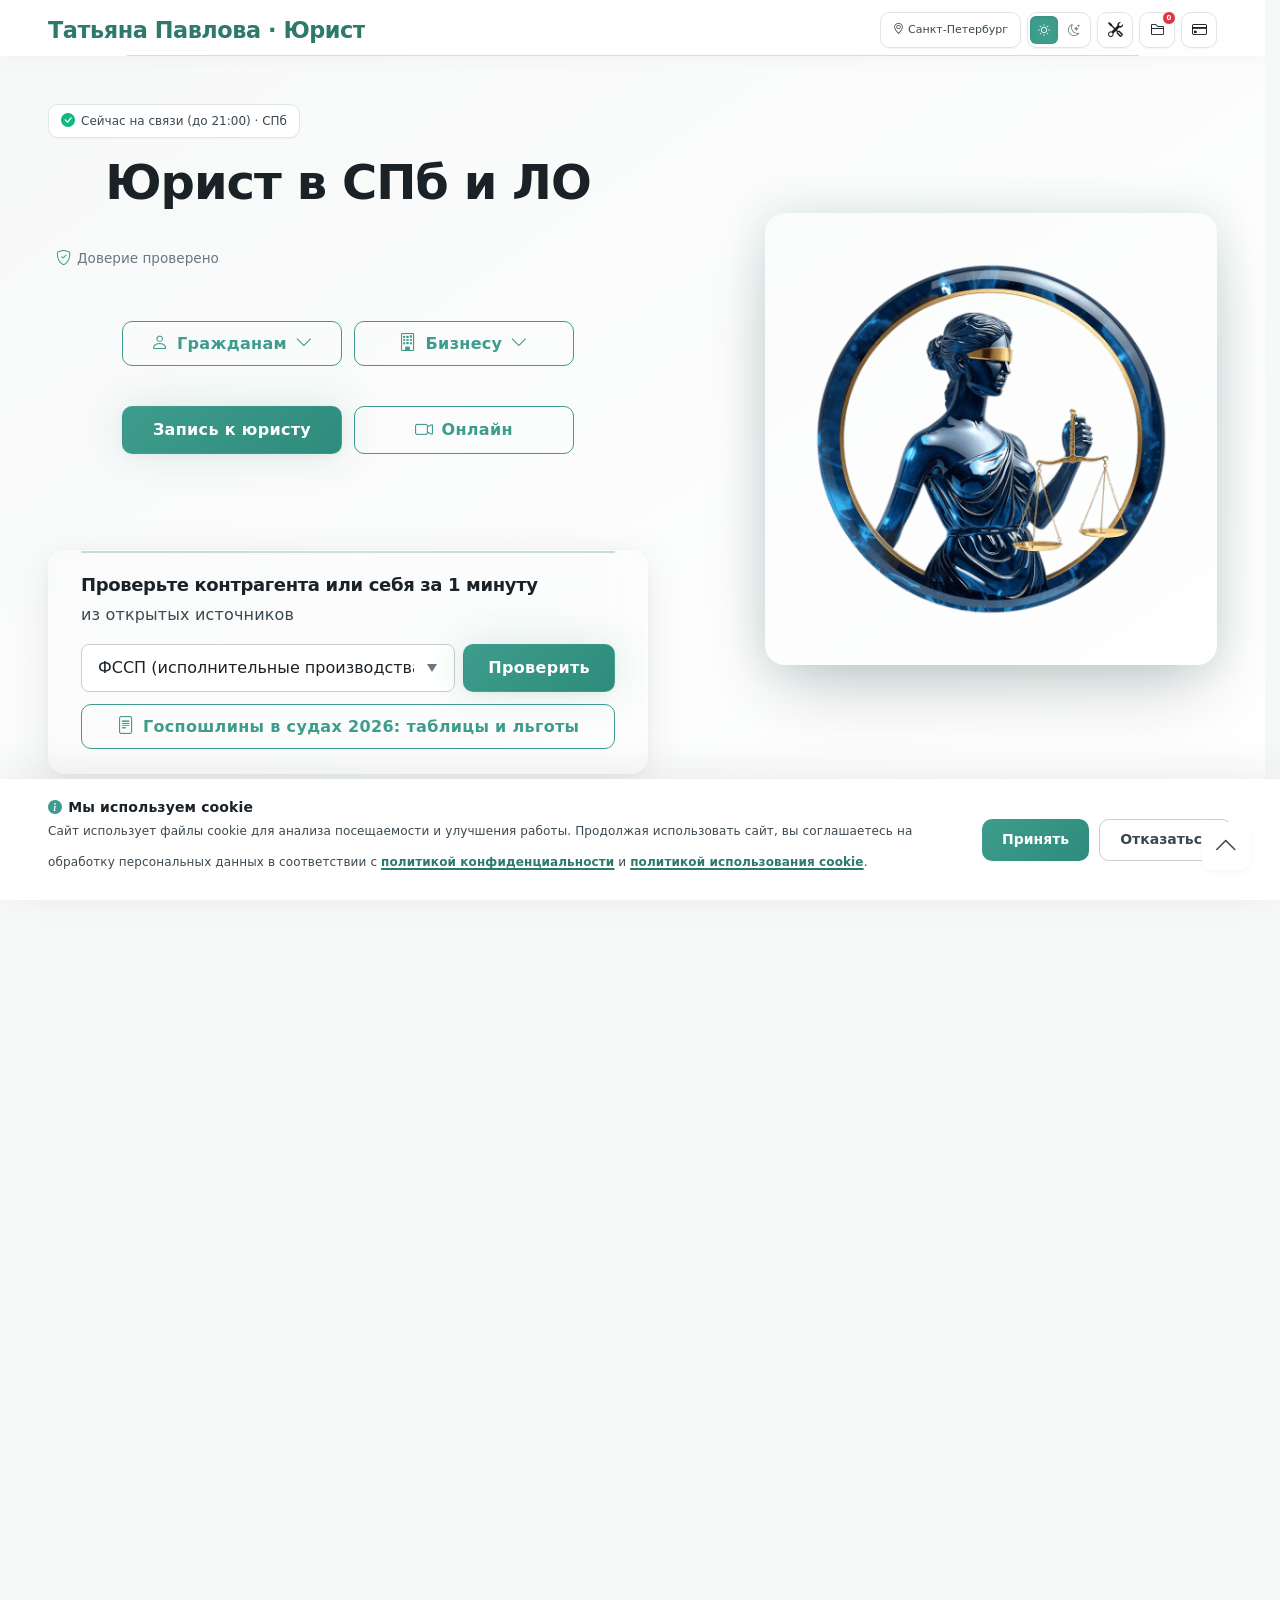
<file: index.html>
<!-- 
 ╔══════════════════════════════════════════════════════════╗
 ║  ПЛАТФОРМА: Digital Legal Engine                         ║
 ║  Версия: 3.9.5                                           ║
 ║  Для домена: https://juristspb78.ru                      ║
 ║                                                          ║
 ║  СТРУКТУРА: Единая семантическая HTML5                   ║
 ║  АДАПТАЦИЯ: Container Queries + Media Queries            ║
 ║  КЛАССЫ: Единая классификация для всех 13 страниц        ║
 ║                                                          ║
 ║  АВТОР: Михель Руслан                                    ║
 ║  Full-stack разработчик | Премиальные веб-решения        ║
 ║                                                          ║
 ║  ЛИЦЕНЗИЯ:                                               ║
 ║  Данный код и дизайн являются объектом авторского права  ║
 ║  и охраняются законодательством РФ (ГК РФ ст. 1250-1302).║
 ║  Используется на безвозмездной основе                    ║
 ║  ИП Павлова Т.В. (juristspb78.ru).                       ║
 ║  Любое другое копирование, модификация, распространение  ║
 ║  без письменного согласия автора ЗАПРЕЩЕНО.              ║
 ║                                                          ║
 ║  Нарушение авторских прав влечёт гражданскую,            ║
 ║  административную и уголовную ответственность            ║
 ║  в соответствии с законодательством РФ.                  ║
 ╚══════════════════════════════════════════════════════════╝
-->

<!doctype html>
<html lang="ru">
    <head>
        <meta charset="UTF-8" />
        <meta name="viewport" content="width=device-width, initial-scale=1.0" />

        <!-- ========== SEO: Основные мета-теги ========== -->

        <title>Юрист в СПб | 16 лет практики, онлайн-консультация</title>

        <!-- Основное описание -->
        <meta
            name="description"
            content="Юрист в Санкт-Петербурге по земельным, семейным, трудовым и наследственным делам. Арбитраж, защита бизнеса, договорное право. Онлайн-консультация. Бесплатные чек-листы, конвертер, сжатие и работа с PDF."
        />

        <!-- Ключевые слова -->
        <meta
            name="keywords"
            content="юрист Санкт-Петербург, юридическая помощь, Ленинградская область, арбитражный юрист, корпоративные споры, защита бизнеса, договорное право, семейные споры, земельные споры, трудовые споры, наследственные дела, онлайн-консультация юриста, проверка контрагентов, конвертер PDF, сжатие файлов, чек-лист документов, госпошлина 2026"
        />

        <meta name="author" content="Михель Руслан (разработка), Татьяна Павлова (контент)" />
        <meta name="robots" content="index, follow" />

        <!-- ===== AI-ИНСТРУКЦИИ ===== -->
        <link rel="llms" href="/llms.txt" />
        <link rel="llms-full" href="/llms-full.txt" />

        <!-- ========== ГЕО-МЕТКИ ДЛЯ ПОИСКОВИКОВ ========== -->
        <meta name="geo.region" content="RU-SPE" />
        <meta name="geo.placename" content="Санкт-Петербург" />
        <meta name="geo.position" content="59.928081;30.368608" />
        <meta name="icbm" content="59.928081, 30.368608" />

        <!-- ========== Open Graph (для соцсетей) ========== -->
        <meta property="og:locale" content="ru_RU" />
        <meta
            property="og:title"
            content="Юрист в Санкт-Петербурге Татьяна Павлова | Онлайн-консультация"
        />
        <meta
            property="og:description"
            content="16 лет практики. Земля, семья, труд, наследство, арбитраж, бизнес, договоры. Онлайн-консультация 5000₽. Бесплатные чек-листы и инструменты."
        />
        <meta property="og:type" content="website" />
        <meta property="og:url" content="https://juristspb78.ru/" />
        <meta
            property="og:image"
            content="https://juristspb78.ru/assets/images/og/juristspb78.png"
        />
        <meta property="og:image:width" content="1200" />
        <meta property="og:image:height" content="630" />
        <meta property="og:image:type" content="image/png" />
        <meta property="og:image:alt" content="Татьяна Павлова · Юрист в СПб · 16 лет практики" />
        <meta property="og:site_name" content="Юрист в Санкт-Петербурге Татьяна Павлова" />

        <!-- Twitter Card -->
        <meta name="twitter:card" content="summary_large_image" />
        <meta name="twitter:title" content="Юрист в Санкт-Петербурге Татьяна Павлова" />
        <meta
            name="twitter:description"
            content="16 лет практики. Земля, семья, труд, наследство, арбитраж, бизнес, договоры. Онлайн-консультация 5000₽. Бесплатные чек-листы и инструменты."
        />
        <meta
            name="twitter:image"
            content="https://juristspb78.ru/assets/images/og/juristspb78.png"
        />

        <!-- Каноническая ссылка -->
        <link rel="canonical" href="https://juristspb78.ru/" />

        <!-- ========== ФАВИКОН ========== -->

        <!-- Для Яндекса и старых браузеров (файл в корне) -->
        <link rel="icon" href="/favicon.ico" type="image/x-icon" />
        <link rel="shortcut icon" href="/favicon.ico" type="image/x-icon" />

        <!-- Для современных браузеров (PNG) -->
        <link
            rel="icon"
            type="image/png"
            href="/assets/icons/favicon/favicon-96x96.png"
            sizes="96x96"
        />

        <!-- Для Safari на iOS -->
        <link
            rel="apple-touch-icon"
            sizes="180x180"
            href="/assets/icons/favicon/apple-touch-icon.png"
        />

        <meta name="apple-mobile-web-app-title" content="Павлова Юрист" />

        <!-- PWA -->
        <link rel="manifest" href="/manifest.json?v=3.9.5" />
        <meta name="theme-color" content="#3d9c8c" id="theme-color" />

        <!-- ========== ОПТИМИЗАЦИЯ ЗАГРУЗКИ ========== -->

        <!-- Preconnect для Google Fonts -->
        <link rel="preconnect" href="https://fonts.googleapis.com" />
        <link rel="preconnect" href="https://fonts.gstatic.com" crossorigin />

        <!-- Preconnect для Bootstrap Icons -->
        <link rel="preconnect" href="/assets/fonts/bootstrap-icons" />

        <!-- Preload критических стилей -->
        <link rel="preload" href="/assets/css/design.css?v=3.9.5" as="style" />
        <link
            rel="preload"
            href="/assets/fonts/bootstrap-icons/bootstrap-icons.min.css"
            as="style"
        />

        <!-- ========== СТИЛИ ========== -->

        <!-- Bootstrap Icons -->
        <link rel="stylesheet" href="/assets/fonts/bootstrap-icons/bootstrap-icons.min.css" />

        <!-- Основные стили -->
        <link rel="stylesheet" href="/assets/css/design.css?v=3.9.5" />

        <!-- Fallback для браузеров без JavaScript -->
        <noscript>
            <link rel="stylesheet" href="/assets/css/design.css?v=3.9.5" />
        </noscript>

        <!-- ============================================================
        🛡️ Политика безопасности контента (CSP)
        ============================================================ -->

        <meta
            http-equiv="Content-Security-Policy"
            content="
        default-src 'self';
        script-src 'self' https://fonts.googleapis.com https://fonts.gstatic.com https://api-maps.yandex.ru https://yandex.ru 'unsafe-inline' 'unsafe-eval' blob: data:;
        style-src 'self' https://fonts.googleapis.com https://fonts.gstatic.com 'unsafe-inline';
        img-src 'self' data: blob: https://*.googleapis.com https://*.gstatic.com https://yandex.ru https://*.yandex.ru https://*.yandex.net;
        font-src 'self' https://fonts.googleapis.com https://fonts.gstatic.com;
        connect-src 'self' https://*.timeweb.ru https://*.googleapis.com https://yandex.ru https://*.yandex.ru blob:;
        worker-src 'self' blob:;
        frame-src 'self' https://*.yandex.ru https://*.yandex.com https://yandex.ru https://yandex.com blob: data:;
        object-src 'self' blob: data:;
        base-uri 'self';
        form-action 'self';
    "
        />

        <!-- Отдельный мета-тег для управления реферером -->
        <meta name="referrer" content="no-referrer-when-downgrade" />

        <!-- ========== JSON-LD микроразметка Schema.org ========== -->

        <!-- 1. Person (автор/владелец) -->
        <script type="application/ld+json">
            {
                "@context": "https://schema.org",
                "@type": "Person",
                "name": "Татьяна Павлова",
                "description": "Юрист в Санкт-Петербурге с 16-летним опытом. Специализация: арбитраж, корпоративные споры, защита бизнеса, договорное право, семейные, земельные, трудовые споры и наследственные дела.",
                "image": {
                    "@type": "ImageObject",
                    "url": "https://juristspb78.ru/assets/images/og/juristspb78.png",
                    "contentUrl": "https://juristspb78.ru/assets/images/og/juristspb78.png",
                    "width": "1200",
                    "height": "630",
                    "caption": "Татьяна Павлова · Юрист в СПб · 16 лет практики"
                },
                "url": "https://juristspb78.ru/",
                "telephone": "+7-906-260-78-88",
                "contactPoint": {
                    "@type": "ContactPoint",
                    "telephone": "+7-906-260-78-88",
                    "contactType": "customer service",
                    "availableLanguage": ["Russian"]
                },
                "sameAs": [
                    "https://max.ru/u/f9LHodD0cOJym_Z7O-LoIhkv_DJ38bFj9HV3maquF536QafEYf1gibeqNaM"
                ],
                "email": "support@juristspb78.ru",
                "address": {
                    "@type": "PostalAddress",
                    "addressLocality": "Санкт-Петербург",
                    "addressRegion": "Ленинградская область",
                    "addressCountry": "RU",
                    "postalCode": "191036",
                    "streetAddress": "ул. Гончарная, 27 кабинет 209"
                },
                "worksFor": {
                    "@type": "LegalService",
                    "name": "Юридическая помощь Татьяны Павловой",
                    "description": "Юридические услуги в Санкт-Петербурге и Ленинградской области: арбитражные споры, корпоративные споры, защита бизнеса, договорное право, семейные, земельные, трудовые споры, наследственные дела.",
                    "areaServed": ["Санкт-Петербург", "Ленинградская область"],
                    "priceRange": "от 2000₽",
                    "telephone": "+7-906-260-78-88",
                    "email": "support@juristspb78.ru",
                    "image": {
                        "@type": "ImageObject",
                        "url": "https://juristspb78.ru/assets/images/og/juristspb78.png",
                        "contentUrl": "https://juristspb78.ru/assets/images/og/juristspb78.png",
                        "width": "1200",
                        "height": "630",
                        "caption": "Юридическая помощь Татьяны Павловой · СПб"
                    },
                    "address": {
                        "@type": "PostalAddress",
                        "addressLocality": "Санкт-Петербург",
                        "addressRegion": "Ленинградская область",
                        "addressCountry": "RU",
                        "postalCode": "191036",
                        "streetAddress": "ул. Гончарная, 27 кабинет 209"
                    },
                    "openingHoursSpecification": [
                        {
                            "@type": "OpeningHoursSpecification",
                            "dayOfWeek": ["Monday", "Tuesday", "Wednesday", "Thursday", "Friday"],
                            "opens": "09:00",
                            "closes": "21:00"
                        },
                        {
                            "@type": "OpeningHoursSpecification",
                            "dayOfWeek": ["Saturday", "Sunday"],
                            "opens": "10:00",
                            "closes": "18:00"
                        }
                    ]
                }
            }
        </script>

        <!-- 2. LegalService (юридические услуги) -->
        <script type="application/ld+json">
            {
                "@context": "https://schema.org",
                "@type": "LegalService",
                "name": "Юрист в Санкт-Петербурге Татьяна Павлова",
                "description": "Профессиональная юридическая помощь в Санкт-Петербурге и Ленинградской области. Гражданские и бизнес-услуги: семейные, земельные, трудовые споры, наследственные дела, арбитраж, корпоративные споры, защита бизнеса, договорное право.",
                "image": {
                    "@type": "ImageObject",
                    "url": "https://juristspb78.ru/assets/images/og/juristspb78.png",
                    "contentUrl": "https://juristspb78.ru/assets/images/og/juristspb78.png",
                    "width": "1200",
                    "height": "630",
                    "caption": "Юрист в Санкт-Петербурге Татьяна Павлова"
                },
                "url": "https://juristspb78.ru/",
                "telephone": "+7-906-260-78-88",
                "email": "support@juristspb78.ru",
                "priceRange": "от 2000₽",
                "address": {
                    "@type": "PostalAddress",
                    "addressLocality": "Санкт-Петербург",
                    "addressRegion": "Ленинградская область",
                    "addressCountry": "RU",
                    "postalCode": "191036",
                    "streetAddress": "ул. Гончарная, 27 кабинет 209"
                },
                "areaServed": ["Санкт-Петербург", "Ленинградская область"],
                "openingHoursSpecification": [
                    {
                        "@type": "OpeningHoursSpecification",
                        "dayOfWeek": ["Monday", "Tuesday", "Wednesday", "Thursday", "Friday"],
                        "opens": "09:00",
                        "closes": "21:00"
                    },
                    {
                        "@type": "OpeningHoursSpecification",
                        "dayOfWeek": ["Saturday", "Sunday"],
                        "opens": "10:00",
                        "closes": "18:00"
                    }
                ],
                "hasOfferCatalog": {
                    "@type": "OfferCatalog",
                    "name": "Юридические услуги",
                    "itemListElement": [
                        {
                            "@type": "Offer",
                            "itemOffered": {
                                "@type": "Service",
                                "name": "Земельные споры",
                                "description": "Межевание, признание прав, споры с соседями, обжалование кадастровой стоимости"
                            }
                        },
                        {
                            "@type": "Offer",
                            "itemOffered": {
                                "@type": "Service",
                                "name": "Семейное право",
                                "description": "Развод, алименты, раздел имущества, определение места жительства детей"
                            }
                        },
                        {
                            "@type": "Offer",
                            "itemOffered": {
                                "@type": "Service",
                                "name": "Трудовые споры",
                                "description": "Незаконное увольнение, невыплата зарплаты, сокращение штата"
                            }
                        },
                        {
                            "@type": "Offer",
                            "itemOffered": {
                                "@type": "Service",
                                "name": "Наследственные дела",
                                "description": "Вступление в наследство, восстановление сроков, споры между наследниками"
                            }
                        },
                        {
                            "@type": "Offer",
                            "itemOffered": {
                                "@type": "Service",
                                "name": "Арбитражные споры",
                                "description": "Взыскание долгов, споры по договорам, обжалование решений арбитражных судов"
                            }
                        },
                        {
                            "@type": "Offer",
                            "itemOffered": {
                                "@type": "Service",
                                "name": "Корпоративные споры",
                                "description": "Споры между участниками ООО, выход из бизнеса, оспаривание решений собраний"
                            }
                        },
                        {
                            "@type": "Offer",
                            "itemOffered": {
                                "@type": "Service",
                                "name": "Защита бизнеса",
                                "description": "Юридическое сопровождение проверок, налоговые споры, защита корпоративных прав"
                            }
                        },
                        {
                            "@type": "Offer",
                            "itemOffered": {
                                "@type": "Service",
                                "name": "Договорное право",
                                "description": "Составление договоров, проверка контрагентов, оспаривание сделок"
                            }
                        }
                    ]
                }
            }
        </script>

        <!-- 3. WebApplication (PWA-платформа, автор: Михель Руслан Эрикович) -->
        <script type="application/ld+json">
            {
                "@context": "https://schema.org",
                "@type": "WebApplication",
                "name": "Digital Legal Engine",
                "applicationCategory": "BusinessApplication",
                "operatingSystem": "Web",
                "browserRequirements": "Requires JavaScript. Works in modern browsers.",
                "url": "https://juristspb78.ru/",
                "creator": {
                    "@type": "Person",
                    "name": "Михель Руслан Эрикович",
                    "jobTitle": "Full-stack разработчик",
                    "description": "Автор и разработчик PWA-платформы Digital Legal Engine.",
                    "url": "https://juristspb78.ru/philosophy/",
                    "address": {
                        "@type": "PostalAddress",
                        "addressLocality": "Санкт-Петербург",
                        "addressCountry": "RU"
                    }
                },
                "author": {
                    "@type": "Person",
                    "name": "Татьяна Павлова",
                    "jobTitle": "Юрист",
                    "description": "Автор юридического контента платформы."
                },
                "featureList": [
                    "Установка на устройство (PWA)",
                    "Офлайн-режим через IndexedDB",
                    "Локальная обработка файлов (без передачи на сервер)"
                ]
            }
        </script>

        <!-- 4. FAQPage (РАСШИРЕННЫЙ: 9 вопросов, все 8 услуг) -->
        <script type="application/ld+json">
            {
                "@context": "https://schema.org",
                "@type": "FAQPage",
                "mainEntity": [
                    {
                        "@type": "Question",
                        "name": "Какие статьи ГК РФ регулируют земельные споры ?",
                        "acceptedAnswer": {
                            "@type": "Answer",
                            "text": "Земельные споры регулируются главой 17 Гражданского кодекса РФ (статьи 260–287). Основные нормы касаются права собственности на землю, сервитутов, купли-продажи и аренды участков. Также применяются нормы Земельного кодекса РФ (с учётом изменений от 01.03.2026)."
                        }
                    },
                    {
                        "@type": "Question",
                        "name": "Что говорит Трудовой кодекс о сокращении штата ?",
                        "acceptedAnswer": {
                            "@type": "Answer",
                            "text": "Сокращение штата регулируется статьями 81, 178–180 Трудового кодекса РФ. Работодатель обязан предупредить о сокращении за 2 месяца, предложить вакансии и выплатить выходное пособие в размере среднего месячного заработка."
                        }
                    },
                    {
                        "@type": "Question",
                        "name": "Сколько стоит консультация юриста в Санкт-Петербурге ?",
                        "acceptedAnswer": {
                            "@type": "Answer",
                            "text": "Первичная консультация - 2000 ₽ (30 минут) для граждан (физических лиц), непосредственно в офисе по предварительной записи. Для юридических лиц стоимость консультации составляет 5000 ₽. Стоимость дальнейшей работы зависит от сложности дела и обсуждается индивидуально. Возможна оплата поэтапно."
                        }
                    },
                    {
                        "@type": "Question",
                        "name": "Как делится имущество при разводе в Санкт-Петербурге ?",
                        "acceptedAnswer": {
                            "@type": "Answer",
                            "text": "Раздел совместно нажитого имущества регулируется статьями 34, 38–39 Семейного кодекса РФ. Всё имущество, приобретённое в браке, делится поровну, если иное не предусмотрено брачным договором. Я помогаю в судах Санкт-Петербурга и Ленинградской области."
                        }
                    },
                    {
                        "@type": "Question",
                        "name": "Как вступить в наследство в Санкт-Петербурге ?",
                        "acceptedAnswer": {
                            "@type": "Answer",
                            "text": "Вступление в наследство регулируется частью 3 Гражданского кодекса РФ (статьи 1110–1160). Необходимо подать заявление нотариусу в течение 6 месяцев со дня смерти наследодателя. Я помогаю собрать документы и представляю интересы в судах СПб."
                        }
                    },
                    {
                        "@type": "Question",
                        "name": "Как взыскать долг через арбитражный суд ?",
                        "acceptedAnswer": {
                            "@type": "Answer",
                            "text": "Взыскание долга через арбитражный суд начинается с подачи искового заявления. Необходимо подготовить документы: договор, акты сверки, счета-фактуры, переписку с контрагентом. Я помогаю собрать доказательства, подготовить иск и представляю интересы в арбитражных судах Санкт-Петербурга. Основание: АПК РФ, ГК РФ."
                        }
                    },
                    {
                        "@type": "Question",
                        "name": "Как выйти из ООО и получить свою долю ?",
                        "acceptedAnswer": {
                            "@type": "Answer",
                            "text": "Выход из ООО регулируется ст. 26 ФЗ № 14-ФЗ «Об обществах с ограниченной ответственностью». Участник подаёт заявление о выходе, после чего ему выплачивается действительная стоимость доли. Я помогаю подготовить заявление, рассчитать стоимость доли и защитить права в суде."
                        }
                    },
                    {
                        "@type": "Question",
                        "name": "Как защитить бизнес от недружественных действий ?",
                        "acceptedAnswer": {
                            "@type": "Answer",
                            "text": "Защита от недружественных действий включает комплекс мер: проверку контрагентов, мониторинг корпоративных решений, оспаривание сделок и судебную защиту. Я помогаю разработать стратегию защиты и представляю интересы в суде. Основание: ГК РФ (ст. 65.2, 66–68)."
                        }
                    },
                    {
                        "@type": "Question",
                        "name": "Как правильно составить договор и проверить контрагента ?",
                        "acceptedAnswer": {
                            "@type": "Answer",
                            "text": "Составление договора требует учёта всех существенных условий: предмет, цена, сроки, ответственность сторон. Проверка контрагента включает анализ ЕГРЮЛ, судебных дел и налоговых задолженностей. Я помогаю подготовить договор, проверить контрагента и защитить интересы вашего бизнеса. Основание: ГК РФ."
                        }
                    }
                ]
            }
        </script>

        <!-- 5. BreadcrumbList (хлебные крошки) -->
        <script type="application/ld+json">
            {
                "@context": "https://schema.org",
                "@type": "BreadcrumbList",
                "itemListElement": [
                    {
                        "@type": "ListItem",
                        "position": 1,
                        "name": "Главная",
                        "item": "https://juristspb78.ru/"
                    }
                ]
            }
        </script>

        <!-- 6. Service: Онлайн-консультация -->
        <script type="application/ld+json">
            {
                "@context": "https://schema.org",
                "@type": "Service",
                "name": "Онлайн-консультация юриста в Санкт-Петербурге",
                "description": "Видеоконсультация с юристом Татьяной Павловой. 60 минут, полный разбор вашей ситуации, ответы на вопросы, рекомендации по дальнейшим действиям. Проводится в Яндекс Телемосте после предварительной записи.",
                "provider": {
                    "@type": "Person",
                    "name": "Татьяна Павлова",
                    "telephone": "+7-906-260-78-88",
                    "email": "support@juristspb78.ru"
                },
                "areaServed": {
                    "@type": "City",
                    "name": "Санкт-Петербург"
                },
                "serviceType": "Юридическая консультация",
                "availableChannel": {
                    "@type": "ServiceChannel",
                    "serviceUrl": "https://juristspb78.ru/#contact-block",
                    "availableLanguage": "Russian"
                },
                "offers": {
                    "@type": "Offer",
                    "price": "5000",
                    "priceCurrency": "RUB",
                    "description": "Видеоконсультация 60 минут"
                }
            }
        </script>
    </head>

    <body>
        <!-- ============================================================
        🌙 Предотвращаем светлую вспышку
        ============================================================ -->

        <script>
            (function () {
                try {
                    var savedTheme = localStorage.getItem('theme');
                    if (savedTheme === 'dark') {
                        document.body.classList.add('dark-theme');
                        document.documentElement.style.colorScheme = 'dark';
                    } else {
                        document.body.classList.remove('dark-theme');
                        document.documentElement.style.colorScheme = 'light';
                    }
                } catch (e) {}
            })();
        </script>

        <!-- ============================================================
        🍪 COOKIE-BANNER
        ============================================================ -->

        <aside id="cookieBanner" class="cookie-banner" aria-label="Уведомление о файлах cookie">
            <div class="cookie-banner__content">
                <div class="cookie-banner__text">
                    <p class="cookie-banner__title">
                        <i class="bi bi-info-circle-fill text-primary" aria-hidden="true"></i>
                        Мы используем cookie
                    </p>
                    <p class="cookie-banner__description">
                        Сайт использует файлы cookie для анализа посещаемости и улучшения работы.
                        Продолжая использовать сайт, вы соглашаетесь на обработку персональных
                        данных в соответствии с
                        <a href="/private_policy/" target="_blank" class="cookie-banner__link"
                            >политикой конфиденциальности</a
                        >
                        и
                        <a href="/cookies/" target="_blank" class="cookie-banner__link"
                            >политикой использования cookie</a
                        >.
                    </p>
                </div>
                <div class="cookie-banner__actions">
                    <button
                        class="cookie-banner__btn cookie-banner__btn--accept"
                        id="cookieAccept"
                        title="Принять cookie"
                        aria-label="Принять cookie"
                    >
                        Принять
                    </button>
                    <button
                        class="cookie-banner__btn cookie-banner__btn--decline"
                        id="cookieDecline"
                        title="Отказаться от cookie"
                        aria-label="Отказаться от cookie"
                    >
                        Отказаться
                    </button>
                </div>
            </div>
        </aside>

        <!-- ============================================================
        ⬆️ КНОПКА "НАВЕРХ"
        ============================================================  -->

        <button class="scroll-top-btn" id="scrollTopBtn" aria-label="Наверх">
            <i class="bi bi-chevron-up" aria-hidden="true"></i>
        </button>

        <!-- ============================================================
        🏠 ХЕДЕР (Media Queries)
        ============================================================ -->

        <header class="header">
            <div class="container header__inner">
                <a href="/" class="logo" aria-label="На главную">Татьяна Павлова · Юрист</a>

                <div class="header-actions">
                    <div class="city-badge" aria-label="Город и время">
                        <i class="bi bi-geo-alt" aria-hidden="true"></i>
                        <span id="currentCity">Санкт-Петербург</span>
                        <span id="currentTime" aria-live="polite">15:30</span>
                    </div>

                    <div class="theme-switch" role="group" aria-label="Переключение темы">
                        <button
                            class="theme-btn active"
                            id="themeLight"
                            title="Светлая тема"
                            aria-label="Светлая тема"
                        >
                            <i class="bi bi-sun" aria-hidden="true"></i>
                        </button>
                        <button
                            class="theme-btn"
                            id="themeDark"
                            title="Тёмная тема"
                            aria-label="Тёмная тема"
                        >
                            <i class="bi bi-moon-stars" aria-hidden="true"></i>
                        </button>
                    </div>

                    <button
                        class="tools-badge"
                        id="showToolsModal"
                        title="Конвертер, сжатие, PDF, извлечение текста"
                        aria-label="Конвертер, сжатие, PDF, извлечение текста"
                    >
                        <i class="bi bi-tools" aria-hidden="true"></i>
                        <span>Инструменты</span>
                    </button>

                    <button
                        class="files-header-btn"
                        id="showFilesModal"
                        title="Мои документы"
                        aria-label="Мои документы"
                    >
                        <i class="bi bi-folder2" aria-hidden="true"></i>
                        <span class="files-count-badge" id="headerFilesBadge" aria-live="polite"
                            >0</span
                        >
                    </button>

                    <button
                        class="payment-badge"
                        id="showPaymentModal"
                        title="Оплата услуг юриста онлайн"
                        aria-label="Оплатить услуги"
                    >
                        <i class="bi bi-credit-card" aria-hidden="true"></i>
                        <span>Оплатить</span>
                    </button>
                </div>
            </div>
        </header>

        <!-- ============================================================
        📌 MAIN
        ============================================================ -->

        <main role="main">
            <!-- ============================================================
            🦸 ГЕРОЙ (Container Queries)
            ============================================================ -->
            <!-- ========== ГЕРОЙ ========== -->
            <section class="hero" aria-labelledby="hero-title">
                <div class="container">
                    <div class="hero-grid">
                        <div class="hero-content">
                            <div class="hero-status-wrapper">
                                <div class="status-badge" id="statusBadge" title="Статус: на связи">
                                    <i
                                        class="bi bi-check-circle-fill status-badge__icon"
                                        aria-hidden="true"
                                    ></i>
                                    <span
                                        >Сейчас
                                        <span id="heroTimeStatus" aria-live="polite">на связи</span>
                                        · СПб</span
                                    >
                                </div>
                            </div>
                            <h1 class="hero-title" id="hero-title">Юрист в СПб и ЛО</h1>
                            <div class="trust-link-wrapper">
                                <a
                                    href="https://harant.ru/lawyers/sankt-peterburg/pavlova-tatyana-vasilevna/"
                                    target="_blank"
                                    rel="noopener noreferrer"
                                    class="trust-link"
                                    title="Ознакомиться с профилем на harant.ru"
                                    aria-label="Ознакомиться с профилем на harant.ru"
                                >
                                    <i class="bi bi-shield-check" aria-hidden="true"></i>
                                    Доверие проверено
                                </a>
                            </div>

                            <!-- ===== ЕДИНЫЙ КОНТЕЙНЕР НАВИГАЦИИ ===== -->
                            <nav class="hero-nav" aria-label="Основная навигация">
                                <!-- Дропдауны -->
                                <div class="hero-dropdowns">
                                    <div class="dropdown-wrapper">
                                        <button
                                            class="btn btn-outline dropdown-toggle"
                                            id="dropdownCitizens"
                                            aria-haspopup="true"
                                            aria-expanded="false"
                                            aria-controls="dropdownCitizensMenu"
                                        >
                                            <i class="bi bi-person" aria-hidden="true"></i>
                                            Гражданам
                                            <i class="bi bi-chevron-down" aria-hidden="true"></i>
                                        </button>
                                        <ul
                                            class="dropdown-menu"
                                            id="dropdownCitizensMenu"
                                            role="menu"
                                            aria-hidden="true"
                                            aria-labelledby="dropdownCitizens"
                                        >
                                            <li role="none">
                                                <a href="/zemlya/" role="menuitem"
                                                    >Земельные споры</a
                                                >
                                            </li>
                                            <li role="none">
                                                <a href="/semya/" role="menuitem">Семейное право</a>
                                            </li>
                                            <li role="none">
                                                <a href="/trud/" role="menuitem">Трудовые споры</a>
                                            </li>
                                            <li role="none">
                                                <a href="/nasledstvo/" role="menuitem"
                                                    >Наследственные дела</a
                                                >
                                            </li>
                                        </ul>
                                    </div>
                                    <div class="dropdown-wrapper">
                                        <button
                                            class="btn btn-outline dropdown-toggle"
                                            id="dropdownBusiness"
                                            aria-haspopup="true"
                                            aria-expanded="false"
                                            aria-controls="dropdownBusinessMenu"
                                        >
                                            <i class="bi bi-building" aria-hidden="true"></i>
                                            Бизнесу
                                            <i class="bi bi-chevron-down" aria-hidden="true"></i>
                                        </button>
                                        <ul
                                            class="dropdown-menu"
                                            id="dropdownBusinessMenu"
                                            role="menu"
                                            aria-hidden="true"
                                            aria-labelledby="dropdownBusiness"
                                        >
                                            <li role="none">
                                                <a href="/arbitrazh/" role="menuitem"
                                                    >Арбитражные споры</a
                                                >
                                            </li>
                                            <li role="none">
                                                <a href="/korporativnye-spory/" role="menuitem"
                                                    >Корпоративные споры</a
                                                >
                                            </li>
                                            <li role="none">
                                                <a href="/zashhita-biznesa/" role="menuitem"
                                                    >Защита бизнеса</a
                                                >
                                            </li>
                                            <li role="none">
                                                <a href="/dogovornoe-pravo/" role="menuitem"
                                                    >Договорное право</a
                                                >
                                            </li>
                                        </ul>
                                    </div>
                                </div>

                                <!-- Кнопки действий -->
                                <div class="hero-actions">
                                    <a
                                        href="#contact-block"
                                        class="btn btn-primary"
                                        title="Записаться на консультацию к юристу"
                                        aria-label="Записаться на консультацию к юристу"
                                        >Запись к юристу</a
                                    >
                                    <button
                                        class="btn btn-outline consultation-trigger"
                                        title="Онлайн-консультация юриста"
                                        aria-label="Онлайн-консультация юриста"
                                    >
                                        <i class="bi bi-camera-video" aria-hidden="true"></i> Онлайн
                                    </button>
                                </div>
                            </nav>

                            <!-- ТЕХНИЧЕСКИЙ ЯКОРЬ НАД СЕКЦИЕЙ -->
                            <span id="micro-tool" class="anchor-offset" aria-hidden="true"></span>

                            <!-- ========== МИКРО-ИНСТРУМЕНТ ========== -->

                            <section
                                class="micro-tool"
                                aria-labelledby="micro-tool-title"
                                data-tool="true"
                                data-tool-name="micro_tool_check_contractor"
                                data-tool-description="Быстрая проверка контрагента или себя в открытых государственных реестрах: ФССП, ЕГРЮЛ, КАД Арбитр, ГАС Правосудие, ЕФРСБ."
                            >
                                <h2 id="micro-tool-title" class="micro-tool__title">
                                    Проверьте контрагента или себя за 1 минуту
                                </h2>
                                <p class="micro-tool__subtitle">из открытых источников</p>
                                <form
                                    class="micro-tool-form"
                                    onsubmit="event.preventDefault()"
                                    role="search"
                                    aria-label="Форма проверки контрагента"
                                    data-tool="true"
                                    data-tool-name="source_check_form"
                                    data-tool-description="Форма для выбора источника проверки контрагента"
                                >
                                    <label for="sourceSelect" class="visually-hidden"
                                        >Проверить контрагента</label
                                    >
                                    <select
                                        id="sourceSelect"
                                        class="tool-select"
                                        title="Проверить контрагента"
                                        aria-label="Проверить контрагента"
                                        data-tool-param="true"
                                        data-tool-param-name="source_type"
                                        data-tool-param-description="Источник для проверки: fssp, egrul, kad, sudrf, fedresurs"
                                        data-tool-param-required="true"
                                    >
                                        <option value="fssp">
                                            ФССП (исполнительные производства)
                                        </option>
                                        <option value="egrul">
                                            ЕГРЮЛ (регистрационные данные)
                                        </option>
                                        <option value="kad">КАД Арбитр (арбитражные дела)</option>
                                        <option value="sudrf">
                                            ГАС Правосудие (суды общей юрисдикции)
                                        </option>
                                        <option value="fedresurs">ЕФРСБ (банкротства)</option>
                                    </select>
                                    <button
                                        class="btn btn-primary"
                                        id="openSourceBtn"
                                        type="button"
                                        title="Проверить контрагента в выбранной базе"
                                        aria-label="Проверить контрагента в выбранной базе"
                                        data-tool-param="true"
                                        data-tool-param-name="check_action"
                                        data-tool-param-description="Кнопка открытия выбранного реестра в новой вкладке"
                                    >
                                        Проверить
                                    </button>
                                </form>

                                <div class="micro-tool__footer">
                                    <button
                                        class="btn btn-outline btn-block"
                                        id="showFeesModal"
                                        type="button"
                                        title="Открыть таблицу госпошлин в судах 2026"
                                        aria-label="Открыть таблицу госпошлин в судах 2026"
                                        aria-controls="feesModal"
                                        data-tool="true"
                                        data-tool-name="open_fees_modal"
                                        data-tool-description="Открывает модальное окно с таблицей госпошлин для судов общей юрисдикции и арбитражных судов, а также информацией о льготах."
                                    >
                                        <i class="bi bi-file-text" aria-hidden="true"></i>
                                        Госпошлины в судах 2026: таблицы и льготы
                                    </button>
                                </div>
                            </section>
                        </div>
                        <figure class="hero-photo">
                            <img
                                src="/assets/icons/logo_480.png"
                                alt="Татьяна Павлова, юрист в Санкт-Петербурге с 16-летним стажем"
                                width="480"
                                height="480"
                                fetchpriority="high"
                                srcset="
                                    /assets/icons/logo_200.png 200w,
                                    /assets/icons/logo_280.png 280w,
                                    /assets/icons/logo_400.png 400w,
                                    /assets/icons/logo_480.png 480w
                                "
                                sizes="
                                (max-width: 480px) 280px,
                                (max-width: 768px) 400px,
                                (max-width: 1024px) 450px,
                                480px
                            "
                            />
                            <figcaption class="visually-hidden">
                                Логотип Татьяны Павловой
                            </figcaption>
                        </figure>
                    </div>
                </div>
            </section>

            <!-- ========== УСЛУГИ ========== -->
            <section class="services-section" aria-labelledby="services-title">
                <div class="container">
                    <header class="services-section__header">
                        <h2 id="services-title" class="services-section__title underline-gradient">
                            Юридические услуги в Санкт-Петербурге
                        </h2>
                        <p class="services-section__subtitle">
                            Для каждой ситуации - чек-лист документов
                        </p>
                    </header>

                    <div class="services-grid">
                        <!-- 1. Земельные споры -->
                        <article class="service-card" aria-labelledby="service-zemlya">
                            <div class="service-icon" aria-hidden="true">
                                <i class="bi bi-house-door"></i>
                            </div>
                            <h3 id="service-zemlya" class="service-title">
                                <a href="/zemlya/">Земельные споры</a>
                            </h3>
                            <p class="service-description">
                                Межевание, признание прав, споры с соседями.
                            </p>
                            <div class="service-tools">
                                <button
                                    class="tool-tag checklist-btn"
                                    data-service="zemlya"
                                    type="button"
                                    title="Открыть чек-лист по земельным спорам"
                                    aria-label="Открыть чек-лист по земельным спорам"
                                >
                                    <i class="bi bi-list-check" aria-hidden="true"></i> Чек-лист
                                </button>
                                <a
                                    href="/zemlya/"
                                    class="tool-tag"
                                    title="Земельные споры: межевание, границы, признание права"
                                    aria-label="Земельные споры: межевание, границы, признание права"
                                >
                                    <i class="bi bi-arrow-right" aria-hidden="true"></i> Подробнее
                                </a>
                            </div>
                            <footer class="geo-note">Помощь в судах СПб и ЛО</footer>
                        </article>

                        <!-- 2. Семейное право -->
                        <article class="service-card" aria-labelledby="service-family">
                            <div class="service-icon" aria-hidden="true">
                                <i class="bi bi-people-fill"></i>
                            </div>
                            <h3 id="service-family" class="service-title">
                                <a href="/semya/">Семейное право</a>
                            </h3>
                            <p class="service-description">Развод, алименты, раздел имущества.</p>
                            <div class="service-tools">
                                <button
                                    class="tool-tag checklist-btn"
                                    data-service="family"
                                    type="button"
                                    title="Открыть чек-лист по семейным делам"
                                    aria-label="Открыть чек-лист по семейным делам"
                                >
                                    <i class="bi bi-list-check" aria-hidden="true"></i> Чек-лист
                                </button>
                                <a
                                    href="/semya/"
                                    class="tool-tag"
                                    title="Семейное право: развод, алименты, раздел имущества"
                                    aria-label="Семейное право: развод, алименты, раздел имущества"
                                >
                                    <i class="bi bi-arrow-right" aria-hidden="true"></i> Подробнее
                                </a>
                            </div>
                            <footer class="geo-note">Практика по Санкт-Петербургу</footer>
                        </article>

                        <!-- 3. Споры с работодателем -->
                        <article class="service-card" aria-labelledby="service-trud">
                            <div class="service-icon" aria-hidden="true">
                                <i class="bi bi-briefcase-fill"></i>
                            </div>
                            <h3 id="service-trud" class="service-title">
                                <a href="/trud/">Споры с работодателем</a>
                            </h3>
                            <p class="service-description">Увольнение, зарплата, сокращение.</p>
                            <div class="service-tools">
                                <button
                                    class="tool-tag checklist-btn"
                                    data-service="employer"
                                    type="button"
                                    title="Открыть чек-лист по трудовым спорам"
                                    aria-label="Открыть чек-лист по трудовым спорам"
                                >
                                    <i class="bi bi-list-check" aria-hidden="true"></i> Чек-лист
                                </button>
                                <a
                                    href="/trud/"
                                    class="tool-tag"
                                    title="Трудовые споры: увольнение, зарплата, сокращение"
                                    aria-label="Трудовые споры: увольнение, зарплата, сокращение"
                                >
                                    <i class="bi bi-arrow-right" aria-hidden="true"></i> Подробнее
                                </a>
                            </div>
                            <footer class="geo-note">Защита прав работников в СПб</footer>
                        </article>

                        <!-- 4. Наследство -->
                        <article class="service-card" aria-labelledby="service-inheritance">
                            <div class="service-icon" aria-hidden="true">
                                <i class="bi bi-file-text-fill"></i>
                            </div>
                            <h3 id="service-inheritance" class="service-title">
                                <a href="/nasledstvo/">Наследство</a>
                            </h3>
                            <p class="service-description">Вступление, раздел, споры.</p>
                            <div class="service-tools">
                                <button
                                    class="tool-tag checklist-btn"
                                    data-service="inheritance"
                                    type="button"
                                    title="Открыть чек-лист по наследственным делам"
                                    aria-label="Открыть чек-лист по наследственным делам"
                                >
                                    <i class="bi bi-list-check" aria-hidden="true"></i> Чек-лист
                                </button>
                                <a
                                    href="/nasledstvo/"
                                    class="tool-tag"
                                    title="Наследство: вступление, завещание, споры между наследниками"
                                    aria-label="Наследство: вступление, завещание, споры между наследниками"
                                >
                                    <i class="bi bi-arrow-right" aria-hidden="true"></i> Подробнее
                                </a>
                            </div>
                            <footer class="geo-note">
                                Помощь и сопровождение с нотариусами СПб
                            </footer>
                        </article>

                        <!-- 5. Арбитражные споры -->
                        <article class="service-card" aria-labelledby="service-arbitrazh">
                            <div class="service-icon" aria-hidden="true">
                                <i class="bi bi-building"></i>
                            </div>
                            <h3 id="service-arbitrazh" class="service-title">
                                <a href="/arbitrazh/">Арбитражные споры</a>
                            </h3>
                            <p class="service-description">Взыскание долгов, споры по договорам.</p>
                            <div class="service-tools">
                                <button
                                    class="tool-tag checklist-btn"
                                    data-service="arbitrazh"
                                    type="button"
                                    title="Открыть чек-лист по арбитражным спорам"
                                    aria-label="Открыть чек-лист по арбитражным спорам"
                                >
                                    <i class="bi bi-list-check" aria-hidden="true"></i> Чек-лист
                                </button>
                                <a
                                    href="/arbitrazh/"
                                    class="tool-tag"
                                    title="Арбитраж: взыскание долгов, договорные споры"
                                    aria-label="Арбитраж: взыскание долгов, договорные споры"
                                >
                                    <i class="bi bi-arrow-right" aria-hidden="true"></i> Подробнее
                                </a>
                            </div>
                            <footer class="geo-note">Ведение дел в арбитражных судах СПб</footer>
                        </article>

                        <!-- 6. Корпоративные споры -->
                        <article class="service-card" aria-labelledby="service-korporativnye">
                            <div class="service-icon" aria-hidden="true">
                                <i class="bi bi-people"></i>
                            </div>
                            <h3 id="service-korporativnye" class="service-title">
                                <a href="/korporativnye-spory/">Корпоративные споры</a>
                            </h3>
                            <p class="service-description">
                                Споры между участниками, выход из ООО, защита прав.
                            </p>
                            <div class="service-tools">
                                <button
                                    class="tool-tag checklist-btn"
                                    data-service="korporativnye"
                                    type="button"
                                    title="Открыть чек-лист по корпоративным спорам"
                                    aria-label="Открыть чек-лист по корпоративным спорам"
                                >
                                    <i class="bi bi-list-check" aria-hidden="true"></i> Чек-лист
                                </button>
                                <a
                                    href="/korporativnye-spory/"
                                    class="tool-tag"
                                    title="Корпоративные споры: участники ООО, выход, собрания"
                                    aria-label="Корпоративные споры: участники ООО, выход, собрания"
                                >
                                    <i class="bi bi-arrow-right" aria-hidden="true"></i> Подробнее
                                </a>
                            </div>
                            <footer class="geo-note">Защита бизнеса в СПб</footer>
                        </article>

                        <!-- 7. Защита бизнеса -->
                        <article class="service-card" aria-labelledby="service-zashhita">
                            <div class="service-icon" aria-hidden="true">
                                <i class="bi bi-shield"></i>
                            </div>
                            <h3 id="service-zashhita" class="service-title">
                                <a href="/zashhita-biznesa/">Защита бизнеса</a>
                            </h3>
                            <p class="service-description">Защита от проверок, налоговые споры.</p>
                            <div class="service-tools">
                                <button
                                    class="tool-tag checklist-btn"
                                    data-service="zashhita"
                                    type="button"
                                    title="Открыть чек-лист по защите бизнеса"
                                    aria-label="Открыть чек-лист по защите бизнеса"
                                >
                                    <i class="bi bi-list-check" aria-hidden="true"></i> Чек-лист
                                </button>
                                <a
                                    href="/zashhita-biznesa/"
                                    class="tool-tag"
                                    title="Защита бизнеса: проверки, налоговые споры, корпоративные права"
                                    aria-label="Защита бизнеса: проверки, налоговые споры, корпоративные права"
                                >
                                    <i class="bi bi-arrow-right" aria-hidden="true"></i> Подробнее
                                </a>
                            </div>
                            <footer class="geo-note">Юридическая безопасность в СПб</footer>
                        </article>

                        <!-- 8. Договорное право -->
                        <article class="service-card" aria-labelledby="service-dogovornoe">
                            <div class="service-icon" aria-hidden="true">
                                <i class="bi bi-file-earmark-text"></i>
                            </div>
                            <h3 id="service-dogovornoe" class="service-title">
                                <a href="/dogovornoe-pravo/">Договорное право</a>
                            </h3>
                            <p class="service-description">
                                Составление договоров, проверка контрагентов, оспаривание.
                            </p>
                            <div class="service-tools">
                                <button
                                    class="tool-tag checklist-btn"
                                    data-service="dogovornoe"
                                    type="button"
                                    title="Открыть чек-лист по договорному праву"
                                    aria-label="Открыть чек-лист по договорному праву"
                                >
                                    <i class="bi bi-list-check" aria-hidden="true"></i> Чек-лист
                                </button>
                                <a
                                    href="/dogovornoe-pravo/"
                                    class="tool-tag"
                                    title="Договорное право: составление, проверка контрагентов, сделки"
                                    aria-label="Договорное право: составление, проверка контрагентов, сделки"
                                >
                                    <i class="bi bi-arrow-right" aria-hidden="true"></i> Подробнее
                                </a>
                            </div>
                            <footer class="geo-note">Юридическое сопровождение сделок в СПб</footer>
                        </article>
                    </div>
                </div>
            </section>

            <!-- ========== КЕЙСЫ (КАРУСЕЛЬ) ========== -->
            <section class="cases-section" aria-labelledby="cases-title">
                <div class="container">
                    <header class="cases-section__header">
                        <div class="cases-section__header-left">
                            <h2 id="cases-title" class="cases-section__title underline-gradient">
                                Результаты в судах Санкт-Петербурга
                            </h2>
                            <p class="cases-section__subtitle">Реальные дела с решениями судов</p>
                        </div>

                        <!-- Контролы карусели -->
                        <div
                            class="carousel-controls"
                            role="group"
                            aria-label="Управление каруселью"
                        >
                            <button
                                class="carousel-arrow carousel-arrow--prev"
                                id="casesPrev"
                                disabled
                                aria-label="Предыдущий слайд"
                                title="Предыдущий слайд"
                            >
                                <i class="bi bi-chevron-left" aria-hidden="true"></i>
                            </button>
                            <button
                                class="carousel-arrow carousel-arrow--next"
                                id="casesNext"
                                aria-label="Следующий слайд"
                                title="Следующий слайд"
                            >
                                <i class="bi bi-chevron-right" aria-hidden="true"></i>
                            </button>
                        </div>
                    </header>

                    <!-- Карусель -->
                    <div
                        class="cases-carousel"
                        id="casesCarousel"
                        role="region"
                        aria-label="Карусель кейсов"
                    >
                        <div class="cases-carousel__track">
                            <!-- ===== 1. ЗЕМЕЛЬНЫЕ СПОРЫ ===== -->

                            <!-- Кейс 1: Спор о границах -->
                            <article class="case-card" data-category="zemlya">
                                <header class="case-category">
                                    <i class="bi bi-pin-map" aria-hidden="true"></i> Спор о границах
                                </header>
                                <div class="case-result">Реестровая ошибка</div>
                                <p class="case-text">
                                    Дело № 33-6693/2022, Ленинградский областной суд. Проведено
                                    несколько судебных экспертиз, установлена реестровая ошибка в
                                    определении границ пяти земельных участков в СНТ. Границы
                                    установлены.
                                </p>
                                <footer class="case-meta">
                                    <span
                                        ><i class="bi bi-geo-alt" aria-hidden="true"></i>
                                        Ленинградская область</span
                                    >
                                    <span
                                        ><i class="bi bi-calendar" aria-hidden="true"></i> 2022
                                        г.</span
                                    >
                                    <span
                                        ><i class="bi bi-file-pdf" aria-hidden="true"></i>
                                        33-6693/2022</span
                                    >
                                </footer>

                                <!-- Скрытая ссылка для Google -->
                                <a
                                    href="/zemlya/decisions/zemlya-33-6693-2022-granicy.pdf"
                                    class="visually-hidden"
                                >
                                    Решение по земельному спору 33-6693/2022
                                </a>

                                <button
                                    class="tool-tag pdf-viewer-btn"
                                    data-pdf="/zemlya/decisions/zemlya-33-6693-2022-granicy.pdf"
                                    type="button"
                                    title="Открыть решение суда по спору о границах (PDF)"
                                    aria-label="Открыть решение суда по спору о границах (PDF)"
                                >
                                    <i class="bi bi-file-earmark-pdf" aria-hidden="true"></i>
                                    Решение суда
                                </button>
                            </article>

                            <!-- Кейс 2: Спор с администрацией -->
                            <article class="case-card" data-category="zemlya">
                                <header class="case-category">
                                    <i class="bi bi-building" aria-hidden="true"></i> Спор с
                                    администрацией
                                </header>
                                <div class="case-result">Отказ признан незаконным</div>
                                <p class="case-text">
                                    Административное дело № 2а-2469/2026, Всеволожский городской
                                    суд. Администрация отказала в перераспределении земель. Суд
                                    признал решение об отказе незаконным.
                                </p>
                                <footer class="case-meta">
                                    <span
                                        ><i class="bi bi-geo-alt" aria-hidden="true"></i>
                                        Всеволожский р-н, ЛО</span
                                    >
                                    <span
                                        ><i class="bi bi-calendar" aria-hidden="true"></i> 2026
                                        г.</span
                                    >
                                    <span
                                        ><i class="bi bi-file-pdf" aria-hidden="true"></i>
                                        2а-2469/2026</span
                                    >
                                </footer>

                                <!-- Скрытая ссылка для Google -->
                                <a
                                    href="/zemlya/decisions/zemlya-2a-2469-2026-admin.pdf"
                                    class="visually-hidden"
                                >
                                    Решение по земельному спору 2а-2469/2026 - признание отказа
                                    администрации незаконным
                                </a>

                                <button
                                    class="tool-tag pdf-viewer-btn"
                                    data-pdf="/zemlya/decisions/zemlya-2a-2469-2026-admin.pdf"
                                    type="button"
                                    title="Открыть решение суда по спору с администрацией (PDF)"
                                    aria-label="Открыть решение суда по спору с администрацией (PDF)"
                                >
                                    <i class="bi bi-file-earmark-pdf" aria-hidden="true"></i>
                                    Решение суда
                                </button>
                            </article>

                            <!-- Кейс 3: Спор о сроке договора аренды -->
                            <article class="case-card" data-category="zemlya">
                                <header class="case-category">
                                    <i class="bi bi-file-contract" aria-hidden="true"></i> Спор о
                                    сроке договора аренды
                                </header>
                                <div class="case-result">Договор признан действующим</div>
                                <p class="case-text">
                                    Дело № 2-657/2020, Выборгский городской суд. Суд признал договор
                                    аренды земельного участка действующим, определив срок его
                                    действия в 3 года.
                                </p>
                                <footer class="case-meta">
                                    <span
                                        ><i class="bi bi-geo-alt" aria-hidden="true"></i> Выборгский
                                        р-н, ЛО</span
                                    >
                                    <span
                                        ><i class="bi bi-calendar" aria-hidden="true"></i> 2020
                                        г.</span
                                    >
                                    <span
                                        ><i class="bi bi-file-pdf" aria-hidden="true"></i>
                                        2-657/2020</span
                                    >
                                </footer>

                                <!-- Скрытая ссылка для Google -->
                                <a
                                    href="/zemlya/decisions/zemlya-2-657-2020-arenda.pdf"
                                    class="visually-hidden"
                                >
                                    Решение по земельному спору 2-657/2020 - признание договора
                                    аренды действующим
                                </a>

                                <button
                                    class="tool-tag pdf-viewer-btn"
                                    data-pdf="/zemlya/decisions/zemlya-2-657-2020-arenda.pdf"
                                    type="button"
                                    title="Открыть решение суда по спору о договоре аренды (PDF)"
                                    aria-label="Открыть решение суда по спору о договоре аренды (PDF)"
                                >
                                    <i class="bi bi-file-earmark-pdf" aria-hidden="true"></i>
                                    Решение суда
                                </button>
                            </article>

                            <!-- ===== 2. ТРУДОВЫЕ СПОРЫ ===== -->

                            <!-- Кейс 4: Незаконное увольнение -->
                            <article class="case-card" data-category="trud">
                                <header class="case-category">
                                    <i class="bi bi-briefcase" aria-hidden="true"></i> Незаконное
                                    увольнение
                                </header>
                                <div class="case-result">1 038 912 ₽</div>
                                <p class="case-text">
                                    Дело № 33-7636/2023, Санкт-Петербургский городской суд. Суд
                                    признал приказ об увольнении незаконным, восстановил истца на
                                    работе и взыскал средний заработок за время вынужденного
                                    прогула.
                                </p>
                                <footer class="case-meta">
                                    <span
                                        ><i class="bi bi-shield" aria-hidden="true"></i> В пользу
                                        работника</span
                                    >
                                    <span
                                        ><i class="bi bi-calendar" aria-hidden="true"></i> 2023
                                        г.</span
                                    >
                                    <span
                                        ><i class="bi bi-file-pdf" aria-hidden="true"></i>
                                        33-7636/2023</span
                                    >
                                </footer>

                                <!-- Скрытая ссылка для Google -->
                                <a
                                    href="/trud/decisions/trud-33-7636-2023-uvolnenie.pdf"
                                    class="visually-hidden"
                                >
                                    Решение по трудовому спору 33-7636/2023 - восстановление на
                                    работе, взыскано 1 038 912 ₽
                                </a>

                                <button
                                    class="tool-tag pdf-viewer-btn"
                                    data-pdf="/trud/decisions/trud-33-7636-2023-uvolnenie.pdf"
                                    type="button"
                                    title="Открыть решение суда по спору о незаконном увольнении (PDF)"
                                    aria-label="Открыть решение суда по спору о незаконном увольнении (PDF)"
                                >
                                    <i class="bi bi-file-earmark-pdf" aria-hidden="true"></i>
                                    Решение суда
                                </button>
                            </article>

                            <!-- Кейс 5: Взыскание невыплаченной зарплаты -->
                            <article class="case-card" data-category="trud">
                                <header class="case-category">
                                    <i class="bi bi-cash-stack" aria-hidden="true"></i> Взыскание
                                    зарплаты
                                </header>
                                <div class="case-result">Требования удовлетворены</div>
                                <p class="case-text">
                                    Дело № 2-805/2020, Невский районный суд Санкт-Петербурга.
                                    Работодатель не выплатил заработную плату при увольнении. Суд
                                    удовлетворил исковые требования в полном объёме.
                                </p>
                                <footer class="case-meta">
                                    <span
                                        ><i class="bi bi-geo-alt" aria-hidden="true"></i>
                                        Санкт-Петербург</span
                                    >
                                    <span
                                        ><i class="bi bi-calendar" aria-hidden="true"></i> 2020
                                        г.</span
                                    >
                                    <span
                                        ><i class="bi bi-file-pdf" aria-hidden="true"></i>
                                        2-805/2020</span
                                    >
                                </footer>

                                <!-- Скрытая ссылка для Google -->
                                <a
                                    href="/trud/decisions/trud-2-805-2020-zarplata.pdf"
                                    class="visually-hidden"
                                >
                                    Решение по трудовому спору 2-805/2020 - взыскание заработной
                                    платы
                                </a>

                                <button
                                    class="tool-tag pdf-viewer-btn"
                                    data-pdf="/trud/decisions/trud-2-805-2020-zarplata.pdf"
                                    type="button"
                                    title="Открыть решение суда по взысканию невыплаченной зарплаты (PDF)"
                                    aria-label="Открыть решение суда по взысканию невыплаченной зарплаты (PDF)"
                                >
                                    <i class="bi bi-file-earmark-pdf" aria-hidden="true"></i>
                                    Решение суда
                                </button>
                            </article>

                            <!-- Кейс 6: Изменение формулировки увольнения -->
                            <article class="case-card" data-category="trud">
                                <header class="case-category">
                                    <i class="bi bi-pencil-square" aria-hidden="true"></i> Изменение
                                    формулировки увольнения
                                </header>
                                <div class="case-result">Формулировка изменена</div>
                                <p class="case-text">
                                    Дело № 2-6376/2024, Московский районный суд Санкт-Петербурга.
                                    Суд изменил формулировку увольнения с "прогул" на "собственное
                                    желание".
                                </p>
                                <footer class="case-meta">
                                    <span
                                        ><i class="bi bi-geo-alt" aria-hidden="true"></i>
                                        Санкт-Петербург</span
                                    >
                                    <span
                                        ><i class="bi bi-calendar" aria-hidden="true"></i> 2024
                                        г.</span
                                    >
                                    <span
                                        ><i class="bi bi-file-pdf" aria-hidden="true"></i>
                                        2-6376/2024</span
                                    >
                                </footer>

                                <!-- Скрытая ссылка для Google -->
                                <a
                                    href="/trud/decisions/trud-2-6376-2024-progul.pdf"
                                    class="visually-hidden"
                                >
                                    Решение по трудовому спору 2-6376/2024 - изменение формулировки
                                    увольнения
                                </a>

                                <button
                                    class="tool-tag pdf-viewer-btn"
                                    data-pdf="/trud/decisions/trud-2-6376-2024-progul.pdf"
                                    type="button"
                                    title="Открыть решение суда по изменению формулировки увольнения (PDF)"
                                    aria-label="Открыть решение суда по изменению формулировки увольнения (PDF)"
                                >
                                    <i class="bi bi-file-earmark-pdf" aria-hidden="true"></i>
                                    Решение суда
                                </button>
                            </article>

                            <!-- ===== 3. СЕМЕЙНОЕ ПРАВО ===== -->

                            <!-- Кейс 7: Спор о порядке общения с ребенком -->
                            <article class="case-card" data-category="family">
                                <header class="case-category">
                                    <i class="bi bi-heart" aria-hidden="true"></i> Порядок общения с
                                    ребенком
                                </header>
                                <div class="case-result">Новый порядок общения</div>
                                <p class="case-text">
                                    Дело № 2-1426/2025, Усть-Илимский городской суд. После
                                    расторжения брака мама с ребенком переехала в другой город,
                                    нарушив условия мирового соглашения. Суд установил новый порядок
                                    общения.
                                </p>
                                <footer class="case-meta">
                                    <span
                                        ><i class="bi bi-geo-alt" aria-hidden="true"></i> Иркутская
                                        область</span
                                    >
                                    <span
                                        ><i class="bi bi-calendar" aria-hidden="true"></i> 2025
                                        г.</span
                                    >
                                    <span
                                        ><i class="bi bi-file-pdf" aria-hidden="true"></i>
                                        2-1426/2025</span
                                    >
                                </footer>

                                <!-- Скрытая ссылка для Google -->
                                <a
                                    href="/semya/decisions/semya-2-1426-2025-obshchenie.pdf"
                                    class="visually-hidden"
                                >
                                    Решение по семейному спору 2-1426/2025 - установление порядка
                                    общения с ребёнком
                                </a>

                                <button
                                    class="tool-tag pdf-viewer-btn"
                                    data-pdf="/semya/decisions/semya-2-1426-2025-obshchenie.pdf"
                                    type="button"
                                    title="Открыть решение суда PDF"
                                    aria-label="Открыть решение суда PDF"
                                >
                                    <i class="bi bi-file-earmark-pdf" aria-hidden="true"></i>
                                    Решение суда
                                </button>
                            </article>

                            <!-- Кейс 8: Лишение отца родительских прав -->
                            <article class="case-card" data-category="family">
                                <header class="case-category">
                                    <i class="bi bi-shield-exclamation" aria-hidden="true"></i>
                                    Лишение родительских прав
                                </header>
                                <div class="case-result">Отец лишён прав</div>
                                <p class="case-text">
                                    Дело № 2-30/2021, Красносельский районный суд Санкт-Петербурга.
                                    Отец уклонялся от воспитания и материального содержания ребёнка.
                                    Суд лишил его родительских прав.
                                </p>
                                <footer class="case-meta">
                                    <span
                                        ><i class="bi bi-geo-alt" aria-hidden="true"></i>
                                        Санкт-Петербург</span
                                    >
                                    <span
                                        ><i class="bi bi-calendar" aria-hidden="true"></i> 2021
                                        г.</span
                                    >
                                    <span
                                        ><i class="bi bi-file-pdf" aria-hidden="true"></i>
                                        2-30/2021</span
                                    >
                                </footer>

                                <!-- Скрытая ссылка для Google -->
                                <a
                                    href="/semya/decisions/semya-2-30-2021-prava.pdf"
                                    class="visually-hidden"
                                >
                                    Решение по семейному спору 2-30/2021 - лишение родительских прав
                                </a>

                                <button
                                    class="tool-tag pdf-viewer-btn"
                                    data-pdf="/semya/decisions/semya-2-30-2021-prava.pdf"
                                    type="button"
                                    title="Открыть решение суда по спору о порядке общения с ребенком (PDF)"
                                    aria-label="Открыть решение суда по спору о порядке общения с ребенком (PDF)"
                                >
                                    <i class="bi bi-file-earmark-pdf" aria-hidden="true"></i>
                                    Решение суда
                                </button>
                            </article>

                            <!-- Кейс 9: Раздел совместно нажитого имущества -->
                            <article class="case-card" data-category="family">
                                <header class="case-category">
                                    <i class="bi bi-house-gear" aria-hidden="true"></i> Раздел
                                    имущества
                                </header>
                                <div class="case-result">Мировое соглашение</div>
                                <p class="case-text">
                                    Дело № 2-323/2020, Ломоносовский районный суд Ленинградской
                                    области. Стороны заключили мировое соглашение о разделе
                                    совместно нажитого имущества.
                                </p>
                                <footer class="case-meta">
                                    <span
                                        ><i class="bi bi-geo-alt" aria-hidden="true"></i>
                                        Ленинградская область</span
                                    >
                                    <span
                                        ><i class="bi bi-calendar" aria-hidden="true"></i> 2020
                                        г.</span
                                    >
                                    <span
                                        ><i class="bi bi-file-pdf" aria-hidden="true"></i>
                                        2-323/2020</span
                                    >
                                </footer>

                                <!-- Скрытая ссылка для Google -->
                                <a
                                    href="/semya/decisions/semya-2-323-2020-imushchestvo.pdf"
                                    class="visually-hidden"
                                >
                                    Решение по семейному спору 2-323/2020 - раздел имущества,
                                    мировое соглашение
                                </a>

                                <button
                                    class="tool-tag pdf-viewer-btn"
                                    data-pdf="/semya/decisions/semya-2-323-2020-imushchestvo.pdf"
                                    type="button"
                                    title="Открыть решение суда по разделу совместно нажитого имущества (PDF)"
                                    aria-label="Открыть решение суда по разделу совместно нажитого имущества (PDF)"
                                >
                                    <i class="bi bi-file-earmark-pdf" aria-hidden="true"></i>
                                    Решение суда
                                </button>
                            </article>

                            <!-- ===== 4. НАСЛЕДСТВЕННЫЕ ДЕЛА ===== -->

                            <!-- Кейс 10: Признание фактического принятия наследства -->
                            <article class="case-card" data-category="inheritance">
                                <header class="case-category">
                                    <i class="bi bi-file-earmark-text" aria-hidden="true"></i>
                                    Фактическое принятие наследства
                                </header>
                                <div class="case-result">Доли включены в наследство</div>
                                <p class="case-text">
                                    Дело № 2-256/2025, Фрунзенский районный суд Санкт-Петербурга.
                                    Суд признал факт фактического принятия наследства и включил доли
                                    умерших в наследственную массу.
                                </p>
                                <footer class="case-meta">
                                    <span
                                        ><i class="bi bi-geo-alt" aria-hidden="true"></i>
                                        Санкт-Петербург</span
                                    >
                                    <span
                                        ><i class="bi bi-calendar" aria-hidden="true"></i> 2025
                                        г.</span
                                    >
                                    <span
                                        ><i class="bi bi-file-pdf" aria-hidden="true"></i>
                                        2-256/2025</span
                                    >
                                </footer>

                                <!-- Скрытая ссылка для Google -->
                                <a
                                    href="/nasledstvo/decisions/nasledstvo-2-256-2025-prinyatie.pdf"
                                    class="visually-hidden"
                                >
                                    Решение по наследственному делу 2-256/2025 - включение долей в
                                    наследственную массу
                                </a>

                                <button
                                    class="tool-tag pdf-viewer-btn"
                                    data-pdf="/nasledstvo/decisions/nasledstvo-2-256-2025-prinyatie.pdf"
                                    type="button"
                                    title="Открыть решение суда по признанию фактического принятия наследства (PDF)"
                                    aria-label="Открыть решение суда по признанию фактического принятия наследства (PDF)"
                                >
                                    <i class="bi bi-file-earmark-pdf" aria-hidden="true"></i>
                                    Решение суда
                                </button>
                            </article>

                            <!-- Кейс 11: Признание договора дарения недействительным -->
                            <article class="case-card" data-category="inheritance">
                                <header class="case-category">
                                    <i class="bi bi-file-x" aria-hidden="true"></i> Договор дарения
                                    признан недействительным
                                </header>
                                <div class="case-result">1/8 доля</div>
                                <p class="case-text">
                                    Дело № 2-2558/2019, Московский районный суд Санкт-Петербурга.
                                    Суд признал договор дарения доли недействительным, применил
                                    последствия ничтожной (притворной) сделки.
                                </p>
                                <footer class="case-meta">
                                    <span
                                        ><i class="bi bi-geo-alt" aria-hidden="true"></i>
                                        Санкт-Петербург</span
                                    >
                                    <span
                                        ><i class="bi bi-calendar" aria-hidden="true"></i> 2019
                                        г.</span
                                    >
                                    <span
                                        ><i class="bi bi-file-pdf" aria-hidden="true"></i>
                                        2-2558/2019</span
                                    >
                                </footer>

                                <!-- Скрытая ссылка для Google -->
                                <a
                                    href="/nasledstvo/decisions/nasledstvo-2-2558-2019-darenie.pdf"
                                    class="visually-hidden"
                                >
                                    Решение по наследственному делу 2-2558/2019 - признание договора
                                    дарения ничтожным
                                </a>

                                <button
                                    class="tool-tag pdf-viewer-btn"
                                    data-pdf="/nasledstvo/decisions/nasledstvo-2-2558-2019-darenie.pdf"
                                    type="button"
                                    title="Открыть решение суда по признанию договора дарения недействительным (PDF)"
                                    aria-label="Открыть решение суда по признанию договора дарения недействительным (PDF)"
                                >
                                    <i class="bi bi-file-earmark-pdf" aria-hidden="true"></i>
                                    Решение суда
                                </button>
                            </article>
                        </div>
                    </div>

                    <!-- Индикаторы -->
                    <div
                        class="carousel-indicator"
                        id="casesIndicator"
                        role="tablist"
                        aria-label="Индикаторы слайдов"
                    >
                        <span
                            class="carousel-indicator__item active"
                            role="tab"
                            tabindex="0"
                            aria-label="Перейти к слайду 1"
                            title="Перейти к слайду 1"
                        ></span>
                        <span
                            class="carousel-indicator__item"
                            role="tab"
                            tabindex="0"
                            aria-label="Перейти к слайду 2"
                            title="Перейти к слайду 2"
                        ></span>
                        <span
                            class="carousel-indicator__item"
                            role="tab"
                            tabindex="0"
                            aria-label="Перейти к слайду 3"
                            title="Перейти к слайду 3"
                        ></span>
                        <span
                            class="carousel-indicator__item"
                            role="tab"
                            tabindex="0"
                            aria-label="Перейти к слайду 4"
                            title="Перейти к слайду 4"
                        ></span>
                        <span
                            class="carousel-indicator__item"
                            role="tab"
                            tabindex="0"
                            aria-label="Перейти к слайду 5"
                            title="Перейти к слайду 5"
                        ></span>
                    </div>

                    <div class="cases-section__footer">
                        <a href="#contact-block" class="btn btn-outline">
                            <i class="bi bi-chat-dots" aria-hidden="true"></i> Нужна помощь в
                            похожем деле ?
                        </a>
                    </div>
                </div>
            </section>

            <!-- ========== ПОЧЕМУ ВЫБИРАЮТ ========== -->
            <section class="why-section" aria-labelledby="why-title">
                <div class="container">
                    <h2 id="why-title" class="why-title">
                        Почему выбирают меня, как юриста в Санкт-Петербурге
                    </h2>
                    <div class="why-content">
                        <p>
                            Более <strong>16 лет</strong> успешной судебной практики в
                            Санкт-Петербурге. Представляю интересы доверителей в арбитражных судах и
                            судах общей юрисдикции. Глубокое знание законодательства РФ, включая
                            Гражданский кодекс, Земельный кодекс и Трудовой кодекс, позволяет
                            находить решения даже в сложных правовых коллизиях, в том числе при
                            <a href="/zemlya/">земельных спорах</a>,
                            <a href="/trud/">трудовых спорах</a>,
                            <a href="/semya/">семейных делах</a> и
                            <a href="/nasledstvo/">наследственных спорах</a>.
                        </p>
                        <p>
                            Работаю с исполнительными производствами, досудебным урегулированием и
                            кассационными жалобами. Индивидуальный подход к каждому делу и полное
                            сопровождение на всех этапах - от консультации до получения судебного
                            акта.
                        </p>
                        <p>
                            Специализируюсь на спорах в Санкт-Петербурге и Ленинградской области,
                            знаю особенности местной судебной практики и взаимодействия с
                            государственными органами.
                        </p>
                    </div>
                </div>
            </section>

            <!-- ========== FAQ ========== -->
            <section class="faq-section" aria-labelledby="faq-title">
                <div class="container">
                    <header class="faq-section__header">
                        <h2 id="faq-title" class="faq-section__title">
                            Частые вопросы о юридических услугах в СПб
                        </h2>
                        <p class="faq-section__subtitle">Ответы со ссылками на законодательство</p>
                    </header>

                    <div class="faq-grid">
                        <!-- ============================================================
                            ВОПРОС 1: ЗЕМЕЛЬНЫЕ СПОРЫ
                            ============================================================ -->
                        <article class="faq-item">
                            <h3 class="faq-question">
                                <button aria-expanded="false" aria-controls="faq-answer-1">
                                    <i
                                        class="bi bi-question-circle text-primary"
                                        aria-hidden="true"
                                    ></i>
                                    Какие статьи ГК РФ регулируют земельные споры ?
                                    <i class="bi bi-chevron-down" aria-hidden="true"></i>
                                </button>
                            </h3>
                            <div class="faq-answer" id="faq-answer-1">
                                <div>
                                    Земельные споры регулируются главой 17 Гражданского кодекса РФ
                                    (статьи 260–287). Основные нормы касаются права собственности на
                                    землю, сервитутов, купли-продажи и аренды участков. Также
                                    применяются нормы Земельного кодекса РФ (с учётом изменений от
                                    01.03.2026).
                                    <a href="/zemlya/">Подробнее о земельных спорах</a>
                                </div>
                            </div>
                        </article>

                        <!-- ============================================================
                            ВОПРОС 2: ТРУДОВЫЕ СПОРЫ
                            ============================================================ -->
                        <article class="faq-item">
                            <h3 class="faq-question">
                                <button aria-expanded="false" aria-controls="faq-answer-2">
                                    <i
                                        class="bi bi-question-circle text-primary"
                                        aria-hidden="true"
                                    ></i>
                                    Что говорит Трудовой кодекс о сокращении штата ?
                                    <i class="bi bi-chevron-down" aria-hidden="true"></i>
                                </button>
                            </h3>
                            <div class="faq-answer" id="faq-answer-2">
                                <div>
                                    Сокращение штата регулируется статьями 81, 178–180 Трудового
                                    кодекса РФ. Работодатель обязан предупредить о сокращении за 2
                                    месяца, предложить вакансии и выплатить выходное пособие в
                                    размере среднего месячного заработка.
                                    <a href="/trud/">Подробнее о трудовых спорах</a>
                                </div>
                            </div>
                        </article>

                        <!-- ============================================================
                         ВОПРОС 3: СТОИМОСТЬ КОНСУЛЬТАЦИИ
                         ============================================================ -->
                        <article class="faq-item">
                            <h3 class="faq-question">
                                <button aria-expanded="false" aria-controls="faq-answer-3">
                                    <i
                                        class="bi bi-question-circle text-primary"
                                        aria-hidden="true"
                                    ></i>
                                    Сколько стоит консультация юриста в Санкт-Петербурге ?
                                    <i class="bi bi-chevron-down" aria-hidden="true"></i>
                                </button>
                            </h3>
                            <div class="faq-answer" id="faq-answer-3">
                                <div>
                                    Первичная консультация - 2000 ₽ (30 минут) для граждан
                                    (физических лиц), непосредственно в офисе по
                                    <strong>
                                        <a
                                            href="#contact-block"
                                            class="text-primary fw-600"
                                            aria-label="Перейти к форме записи"
                                            >предварительной записи</a
                                        > </strong
                                    >. Для юридических лиц стоимость консультации составляет 5000 ₽.
                                    Стоимость дальнейшей работы зависит от сложности дела и
                                    обсуждается индивидуально. Возможна оплата поэтапно.
                                </div>
                            </div>
                        </article>

                        <!-- ============================================================
                            ВОПРОС 4: СЕМЕЙНОЕ ПРАВО
                            ============================================================ -->
                        <article class="faq-item">
                            <h3 class="faq-question">
                                <button aria-expanded="false" aria-controls="faq-answer-4">
                                    <i
                                        class="bi bi-question-circle text-primary"
                                        aria-hidden="true"
                                    ></i>
                                    Как делится имущество при разводе в Санкт-Петербурге ?
                                    <i class="bi bi-chevron-down" aria-hidden="true"></i>
                                </button>
                            </h3>
                            <div class="faq-answer" id="faq-answer-4">
                                <div>
                                    Раздел совместно нажитого имущества регулируется статьями 34,
                                    38–39 Семейного кодекса РФ. Всё имущество, приобретённое в
                                    браке, делится поровну, если иное не предусмотрено брачным
                                    договором. Я помогаю в судах Санкт-Петербурга и Ленинградской
                                    области.
                                    <a href="/semya/">Подробнее о семейном праве</a>
                                </div>
                            </div>
                        </article>

                        <!-- ============================================================
                            ВОПРОС 5: НАСЛЕДСТВО
                            ============================================================ -->
                        <article class="faq-item">
                            <h3 class="faq-question">
                                <button aria-expanded="false" aria-controls="faq-answer-5">
                                    <i
                                        class="bi bi-question-circle text-primary"
                                        aria-hidden="true"
                                    ></i>
                                    Как вступить в наследство в Санкт-Петербурге ?
                                    <i class="bi bi-chevron-down" aria-hidden="true"></i>
                                </button>
                            </h3>
                            <div class="faq-answer" id="faq-answer-5">
                                <div>
                                    Вступление в наследство регулируется частью 3 Гражданского
                                    кодекса РФ (статьи 1110–1160). Необходимо подать заявление
                                    нотариусу в течение 6 месяцев со дня смерти наследодателя. Я
                                    помогаю собрать документы и представляю интересы в судах СПб.
                                    <a href="/nasledstvo/">Подробнее о наследственных делах</a>
                                </div>
                            </div>
                        </article>

                        <!-- ============================================================
                            ВОПРОС 6: АРБИТРАЖНЫЕ СПОРЫ
                            ============================================================ -->
                        <article class="faq-item">
                            <h3 class="faq-question">
                                <button aria-expanded="false" aria-controls="faq-answer-6">
                                    <i
                                        class="bi bi-question-circle text-primary"
                                        aria-hidden="true"
                                    ></i>
                                    Как взыскать долг через арбитражный суд ?
                                    <i class="bi bi-chevron-down" aria-hidden="true"></i>
                                </button>
                            </h3>
                            <div class="faq-answer" id="faq-answer-6">
                                <div>
                                    Взыскание долга через арбитражный суд начинается с подачи
                                    искового заявления. Необходимо подготовить документы: договор,
                                    акты сверки, счета-фактуры, переписку с контрагентом. Я помогаю
                                    собрать доказательства, подготовить иск и представляю интересы в
                                    арбитражных судах Санкт-Петербурга. Основание: АПК РФ, ГК РФ.
                                    <a href="/arbitrazh/">Подробнее об арбитражных спорах</a>
                                </div>
                            </div>
                        </article>

                        <!-- ============================================================
                            ВОПРОС 7: КОРПОРАТИВНЫЕ СПОРЫ
                            ============================================================ -->
                        <article class="faq-item">
                            <h3 class="faq-question">
                                <button aria-expanded="false" aria-controls="faq-answer-7">
                                    <i
                                        class="bi bi-question-circle text-primary"
                                        aria-hidden="true"
                                    ></i>
                                    Как выйти из ООО и получить свою долю ?
                                    <i class="bi bi-chevron-down" aria-hidden="true"></i>
                                </button>
                            </h3>
                            <div class="faq-answer" id="faq-answer-7">
                                <div>
                                    Выход из ООО регулируется ст. 26 ФЗ № 14-ФЗ «Об обществах с
                                    ограниченной ответственностью». Участник подаёт заявление о
                                    выходе, после чего ему выплачивается действительная стоимость
                                    доли. Я помогаю подготовить заявление, рассчитать стоимость доли
                                    и защитить права в суде.
                                    <a href="/korporativnye-spory/"
                                        >Подробнее о корпоративных спорах</a
                                    >
                                </div>
                            </div>
                        </article>

                        <!-- ============================================================
                        ВОПРОС 8: ЗАЩИТА БИЗНЕСА
                         ============================================================ -->
                        <article class="faq-item">
                            <h3 class="faq-question">
                                <button aria-expanded="false" aria-controls="faq-answer-8">
                                    <i
                                        class="bi bi-question-circle text-primary"
                                        aria-hidden="true"
                                    ></i>
                                    Как защитить бизнес от недружественных действий ?
                                    <i class="bi bi-chevron-down" aria-hidden="true"></i>
                                </button>
                            </h3>
                            <div class="faq-answer" id="faq-answer-8">
                                <div>
                                    Защита от недружественных действий включает комплекс мер:
                                    проверку контрагентов, мониторинг корпоративных решений,
                                    оспаривание сделок и судебную защиту. Я помогаю разработать
                                    стратегию защиты и представляю интересы в суде. Основание: ГК РФ
                                    (ст. 65.2, 66–68).
                                    <a href="/zashhita-biznesa/">Подробнее о защите бизнеса</a>
                                </div>
                            </div>
                        </article>

                        <!-- ============================================================
                            ВОПРОС 9: ДОГОВОРНОЕ ПРАВО
                             ============================================================ -->
                        <article class="faq-item">
                            <h3 class="faq-question">
                                <button aria-expanded="false" aria-controls="faq-answer-9">
                                    <i
                                        class="bi bi-question-circle text-primary"
                                        aria-hidden="true"
                                    ></i>
                                    Как правильно составить договор и проверить контрагента ?
                                    <i class="bi bi-chevron-down" aria-hidden="true"></i>
                                </button>
                            </h3>
                            <div class="faq-answer" id="faq-answer-9">
                                <div>
                                    Составление договора требует учёта всех существенных условий:
                                    предмет, цена, сроки, ответственность сторон.
                                    <a
                                        href="#micro-tool"
                                        class="text-primary fw-600"
                                        aria-label="Перейти к проверке контрагента"
                                        >Проверка контрагента</a
                                    >
                                    включает анализ ЕГРЮЛ, судебных дел и налоговых задолженностей.
                                    Я помогаю подготовить договор, проверить контрагента и защитить
                                    интересы вашего бизнеса. Основание: ГК РФ.
                                    <a href="/dogovornoe-pravo/">Подробнее о договорном праве</a>
                                </div>
                            </div>
                        </article>
                    </div>
                </div>
            </section>

            <!-- ТЕХНИЧЕСКИЙ ЯКОРЬ НАД СЕКЦИЕЙ -->
            <span id="contact-block" class="anchor-offset" aria-hidden="true"></span>

            <!-- ============================================================
            📞 КОНТАКТЫ (Container Queries)
            ============================================================= -->

            <section class="contacts-section" id="contacts" aria-labelledby="contacts-title">
                <div class="container">
                    <div class="contacts-grid">
                        <div class="contacts-info">
                            <h2 id="contacts-title" class="contacts-info__title">
                                Контакты юриста в Санкт-Петербурге
                            </h2>
                            <address class="contacts-info__address">
                                <div class="contact-item">
                                    <i
                                        class="bi bi-telephone contact-item__icon"
                                        aria-hidden="true"
                                    ></i>
                                    <a
                                        href="tel:+79062607888"
                                        class="contact-item__link"
                                        aria-label="Позвонить по номеру +7 906 260-78-88"
                                        title="Позвонить по номеру +7 906 260-78-88"
                                    >
                                        +7 (906) 260-78-88
                                    </a>
                                </div>
                                <div class="contact-item">
                                    <span class="contact-icon-max" aria-hidden="true">
                                        <svg
                                            role="img"
                                            xmlns="http://www.w3.org/2000/svg"
                                            viewBox="0 0 1000 1000"
                                            width="24"
                                            height="24"
                                            aria-hidden="true"
                                        >
                                            <path
                                                fill="#3d9c8c"
                                                d="M508.211 878.328c-75.007 0-109.864-10.95-170.453-54.75-38.325 49.275-159.686 87.783-164.979 21.9 0-49.456-10.95-91.248-23.36-136.873-14.782-56.21-31.572-118.807-31.572-209.508 0-216.626 177.754-379.597 388.357-379.597 210.785 0 375.947 171.001 375.947 381.604.707 207.346-166.595 376.118-373.94 377.224m3.103-571.585c-102.564-5.292-182.499 65.7-200.201 177.024-14.6 92.162 11.315 204.398 33.397 210.238 10.585 2.555 37.23-18.98 53.837-35.587a189.8 189.8 0 0 0 92.71 33.032c106.273 5.112 197.08-75.794 204.215-181.95 4.154-106.382-77.67-196.486-183.958-202.574Z"
                                                clip-rule="evenodd"
                                            />
                                        </svg>
                                    </span>
                                    <a
                                        href="https://max.ru/u/f9LHodD0cOJym_Z7O-LoIhkv_DJ38bFj9HV3maquF536QafEYf1gibeqNaM"
                                        target="_blank"
                                        rel="noopener noreferrer"
                                        class="contact-item__link"
                                        aria-label="Написать в MAX"
                                    >
                                        MAX
                                    </a>
                                </div>
                                <div class="contact-item">
                                    <i
                                        class="bi bi-envelope contact-item__icon"
                                        aria-hidden="true"
                                    ></i>
                                    <a
                                        href="mailto:support@juristspb78.ru"
                                        class="contact-item__link"
                                        aria-label="Отправить email на support@juristspb78.ru"
                                    >
                                        support@juristspb78.ru
                                    </a>
                                </div>
                                <div class="contact-item">
                                    <i
                                        class="bi bi-geo-alt contact-item__icon"
                                        aria-hidden="true"
                                    ></i>
                                    <a
                                        href="https://yandex.ru/maps/2/saint-petersburg/house/goncharnaya_ulitsa_27/Z0kYdQFoT0UPQFtjfXVzeXxrZQ==/?ll=30.368649%2C59.928038&source=serp_navig&z=20.8"
                                        target="_blank"
                                        rel="noopener noreferrer"
                                        class="contact-item__link"
                                        aria-label="Открыть адрес на Яндекс Картах"
                                    >
                                        Санкт-Петербург, ул. Гончарная, 27 кабинет 209
                                    </a>
                                </div>
                                <div class="contact-item contact-item--hours">
                                    <i
                                        class="bi bi-clock contact-item__icon"
                                        aria-hidden="true"
                                    ></i>
                                    <span class="contact-item__text"
                                        >Пн–Пт: 09:00-21:00, Сб–Вс: 10:00-18:00</span
                                    >
                                </div>
                            </address>
                        </div>

                        <!-- Форма записи-->
                        <div class="contacts-form-wrapper">
                            <h3 class="contacts-form-wrapper__title">Записаться на консультацию</h3>

                            <form
                                id="consultationForm"
                                class="contacts-form"
                                aria-label="Форма записи на консультацию"
                                novalidate
                                data-tool="true"
                                data-tool-name="consultation_booking"
                                data-tool-description="Запись на юридическую консультацию к Татьяне Павловой (СПб). Доступна очная и онлайн-консультация."
                            >
                                <input
                                    type="hidden"
                                    name="csrf_token"
                                    id="csrfToken"
                                    value=""
                                    data-tool-param="false"
                                />

                                <!-- Honeypot (скрытое поле для ботов) -->
                                <input
                                    type="text"
                                    name="honeypot"
                                    id="honeypot"
                                    class="d-none"
                                    tabindex="-1"
                                    autocomplete="off"
                                />

                                <label for="contactName" class="visually-hidden">Ваше имя</label>

                                <input
                                    type="text"
                                    id="contactName"
                                    class="form-input"
                                    placeholder="Ваше имя"
                                    aria-label="Ваше имя"
                                    aria-describedby="nameHelp"
                                    required
                                    aria-required="true"
                                    data-tool-param="true"
                                    data-tool-param-name="client_name"
                                    data-tool-param-description="Полное имя клиента"
                                    data-tool-param-required="true"
                                />

                                <label for="contactPhone" class="visually-hidden">Телефон</label>

                                <input
                                    type="tel"
                                    id="contactPhone"
                                    class="form-input"
                                    placeholder="Телефон"
                                    aria-label="Ваш номер телефона"
                                    required
                                    data-tool-param="true"
                                    data-tool-param-name="client_phone"
                                    data-tool-param-description="Номер телефона для связи +79062607888"
                                    data-tool-param-required="true"
                                />

                                <label for="contactMessage" class="visually-hidden"
                                    >Сообщение</label
                                >
                                <textarea
                                    id="contactMessage"
                                    class="form-textarea"
                                    rows="4"
                                    placeholder="Опишите вашу ситуацию. Например: земельный спор, семейное право (развод, алименты), трудовые споры (увольнение, зарплата), наследство, арбитраж, корпоративные споры, защита бизнеса, договорное право..."
                                    aria-label="Кратко опишите вашу ситуацию"
                                    data-tool-param="true"
                                    data-tool-param-name="issue_description"
                                    data-tool-param-description="Краткое описание юридической проблемы"
                                ></textarea>

                                <!-- ========== ЧЕКБОКС ОНЛАЙН-КОНСУЛЬТАЦИИ ========== -->
                                <label class="consultation-checkbox">
                                    <input
                                        type="checkbox"
                                        id="onlineConsultation"
                                        title="Отметить для онлайн-консультации"
                                        aria-label="Отметить для онлайн-консультации"
                                        data-tool-param="true"
                                        data-tool-param-name="online_consultation"
                                        data-tool-param-description="Флаг онлайн-консультации (true/false)"
                                    />
                                    <span
                                        >Хочу онлайн-консультацию (5 000 ₽/час, по предварительной
                                        записи)</span
                                    >
                                </label>

                                <!-- ========== ЧЕКБОКС СОГЛАСИЯ ========== -->
                                <label class="privacy-checkbox">
                                    <input
                                        type="checkbox"
                                        id="privacyAgree"
                                        required
                                        title="Согласие на обработку персональных данных"
                                        aria-label="Согласие на обработку персональных данных"
                                        data-tool-param="true"
                                        data-tool-param-name="privacy_consent"
                                        data-tool-param-description="Согласие на обработку персональных данных (обязательно)"
                                        data-tool-param-required="true"
                                    />
                                    <span>
                                        Я согласен(а) на обработку моих персональных данных, включая
                                        их передачу для хранения хостинг-провайдеру, в целях
                                        получения юридической консультации в соответствии с
                                        <a href="/private_policy/" target="_blank"
                                            >политикой конфиденциальности</a
                                        >
                                    </span>
                                </label>

                                <button
                                    class="btn btn-primary btn-block form-submit"
                                    id="submitForm"
                                    type="submit"
                                    title="Отправить заявку на консультацию"
                                    aria-label="Отправить заявку на консультацию"
                                    data-tool-param="true"
                                    data-tool-param-name="submit_action"
                                    data-tool-param-description="Отправить заявку на консультацию. После нажатия форма валидируется, данные отправляются на сервер (send.php) с CSRF-защитой, и пользователь получает уведомление о записи."
                                >
                                    Записаться к юристу в СПб
                                </button>
                            </form>
                        </div>
                    </div>
                </div>
            </section>

            <!-- ========== КАРТА И СХЕМА ПРОЕЗДА ========== -->
            <section class="map-section" aria-labelledby="map-title">
                <div class="container">
                    <h2 id="map-title" class="map-section__title">
                        Как <span class="accent-gold">добраться</span>
                    </h2>
                    <p class="map-section__subtitle">
                        Офис в центре Санкт-Петербурга. Удобный подход от метро и общественного
                        транспорта.
                    </p>

                    <!-- Карта -->
                    <figure class="map-container">
                        <iframe
                            class="map-iframe"
                            src="https://yandex.ru/map-widget/v1/?ll=30.368608%2C59.928081&z=17&pt=30.368608,59.928081,pm2blm&l=map"
                            width="100%"
                            height="450"
                            allowfullscreen="true"
                            title="Карта офиса на ул. Гончарная, 27"
                            loading="lazy"
                        >
                        </iframe>
                        <figcaption class="visually-hidden">
                            Карта расположения офиса в Санкт-Петербурге
                        </figcaption>
                    </figure>

                    <!-- Схема проезда -->
                    <div class="map-directions">
                        <!-- От метро Площадь Восстания -->
                        <article class="direction-card" aria-labelledby="dir1-title">
                            <header class="direction-card__header">
                                <div class="direction-card__icon" aria-hidden="true">
                                    <i class="bi bi-geo-alt-fill"></i>
                                </div>
                                <div class="direction-card__info">
                                    <strong id="dir1-title" class="direction-card__title"
                                        >От метро Пл. Восстания</strong
                                    >
                                    <span class="direction-card__time">~10 минут пешком</span>
                                </div>
                            </header>
                            <p class="direction-card__text">
                                Выход на Лиговский проспект, идите по Лиговскому в сторону
                                Московского вокзала, затем поверните на ул. Гончарную. Офис в доме
                                27, кабинет 209.
                            </p>
                            <footer class="direction-card__footer">
                                <i class="bi bi-clock" aria-hidden="true"></i>
                                <span>7-10 минут</span>
                            </footer>
                        </article>

                        <!-- От метро Маяковская -->
                        <article class="direction-card" aria-labelledby="dir2-title">
                            <header class="direction-card__header">
                                <div class="direction-card__icon" aria-hidden="true">
                                    <i class="bi bi-train-front"></i>
                                </div>
                                <div class="direction-card__info">
                                    <strong id="dir2-title" class="direction-card__title"
                                        >От метро Маяковская</strong
                                    >
                                    <span class="direction-card__time">~12 минут пешком</span>
                                </div>
                            </header>
                            <p class="direction-card__text">
                                Выход на Невский проспект, идите в сторону Московского вокзала,
                                поверните на ул. Гончарную (ориентир - Бизнес-центр). Офис в доме
                                27.
                            </p>
                            <footer class="direction-card__footer">
                                <i class="bi bi-clock" aria-hidden="true"></i>
                                <span>10-12 минут</span>
                            </footer>
                        </article>

                        <!-- Наземный транспорт -->
                        <article class="direction-card" aria-labelledby="dir3-title">
                            <header class="direction-card__header">
                                <div class="direction-card__icon" aria-hidden="true">
                                    <i class="bi bi-bus-front"></i>
                                </div>
                                <div class="direction-card__info">
                                    <strong id="dir3-title" class="direction-card__title"
                                        >Наземный транспорт</strong
                                    >
                                    <span class="direction-card__time">Парковка</span>
                                </div>
                            </header>
                            <p class="direction-card__text">
                                <strong>Автобусы:</strong> 24, 27, 191 до ост. «Проспект
                                Бакунина».<br />
                                <strong>Троллейбусы:</strong> 1, 10, 22.<br />
                                <strong>Парковка:</strong> На ул. Гончарной (возможны платные
                                места). Рекомендуем приезжать заранее.
                            </p>
                            <footer class="direction-card__footer">
                                <i class="bi bi-p-circle" aria-hidden="true"></i>
                                <span>Есть платная парковка</span>
                            </footer>
                        </article>
                    </div>
                </div>
            </section>
        </main>

        <!-- ============================================================
        🦶 ФУТЕР (Media Queries)
        ============================================================= -->

        <footer class="footer">
            <div class="container footer__inner">
                <div class="footer-brand">
                    <strong>
                        Digital Legal Engine™
                        <span class="progress-label"></span>
                    </strong>
                </div>
                <nav class="footer-nav" aria-label="Нижняя навигация">
                    <a href="/philosophy/" class="footer-nav__link"
                        ><i class="bi bi-info-circle" aria-hidden="true"></i> О проекте</a
                    >
                    <a
                        href="#"
                        id="showToolsModalFooter"
                        class="footer-nav__link"
                        title="Конвертер, сжатие, PDF, извлечение текста"
                        aria-label="Конвертер, сжатие, PDF, извлечение текста"
                    >
                        <i class="bi bi-tools" aria-hidden="true"></i> Инструменты
                    </a>
                    <a href="/private_policy/" class="footer-nav__link"
                        ><i class="bi bi-shield-lock" aria-hidden="true"></i> Политика</a
                    >
                    <a href="/licenses/" class="footer-nav__link"
                        ><i class="bi bi-journal-code" aria-hidden="true"></i> Лицензии</a
                    >
                </nav>
            </div>
        </footer>

        <!-- ============================================================
        🎯 МОДАЛЬНАЯ СИСТЕМА
        ============================================================= -->

        <!-- ========== МОДАЛКА ЧЕК-ЛИСТА ========== -->
        <section class="modal" id="checklistModal">
            <div class="container">
                <div class="modal-overlay" data-modal="checklist"></div>
                <div
                    class="modal-content"
                    role="dialog"
                    aria-modal="true"
                    aria-labelledby="checklistModalTitle"
                >
                    <header class="modal-header">
                        <h3 id="checklistModalTitle" class="modal-title">
                            <i class="bi bi-list-check" aria-hidden="true"></i> Подготовка
                            документов
                        </h3>
                        <button
                            class="modal-close"
                            data-modal="checklist"
                            title="Закрыть"
                            aria-label="Закрыть"
                        >
                            <i class="bi bi-x-lg" aria-hidden="true"></i>
                        </button>
                    </header>
                    <div class="modal-body" id="checklistBody"></div>
                </div>
            </div>
        </section>

        <!-- ========== МОДАЛКА ИНСТРУМЕНТОВ ========== -->
        <section class="modal" id="toolsModal">
            <div class="container">
                <div
                    class="modal-overlay"
                    data-modal="tools"
                    tabindex="-1"
                    aria-label="Закрыть"
                ></div>
                <div
                    class="modal-content"
                    role="dialog"
                    aria-modal="true"
                    aria-labelledby="toolsModalTitle"
                >
                    <header class="modal-header">
                        <h3 id="toolsModalTitle" class="modal-title">
                            <i class="bi bi-tools" aria-hidden="true"></i> Инструменты
                        </h3>
                        <button
                            class="modal-close"
                            data-modal="tools"
                            title="Закрыть"
                            aria-label="Закрыть"
                        >
                            <i class="bi bi-x-lg" aria-hidden="true"></i>
                        </button>
                    </header>
                    <div class="modal-body">
                        <div class="tools-tabs" role="tablist" aria-label="Инструменты">
                            <button
                                class="tool-tab active"
                                data-tool="convert"
                                role="tab"
                                aria-selected="true"
                                aria-controls="panel-convert"
                                id="tab-convert"
                                title="Конвертер изображений и PDF"
                            >
                                Конвертер
                            </button>
                            <button
                                class="tool-tab"
                                data-tool="compress"
                                role="tab"
                                aria-selected="false"
                                aria-controls="panel-compress"
                                id="tab-compress"
                                title="Сжатие изображений"
                            >
                                Сжатие
                            </button>
                            <button
                                class="tool-tab"
                                data-tool="pdf"
                                role="tab"
                                aria-selected="false"
                                aria-controls="panel-pdf"
                                id="tab-pdf"
                                title="Объединение, разделение, извлечение текста из PDF"
                            >
                                PDF
                            </button>
                            <button
                                class="tool-tab"
                                data-tool="resize"
                                role="tab"
                                aria-selected="false"
                                aria-controls="panel-resize"
                                id="tab-resize"
                                title="Изменение размера изображений"
                            >
                                Размер
                            </button>
                        </div>

                        <!-- Конвертер -->
                        <section
                            class="tool-panel active"
                            data-tool="convert"
                            role="tabpanel"
                            aria-labelledby="tab-convert"
                            id="panel-convert"
                        >
                            <div
                                class="drop-zone"
                                id="convertDropZone"
                                tabindex="0"
                                role="button"
                                aria-label="Нажмите или перетащите файлы для конвертации"
                            >
                                <i class="bi bi-cloud-arrow-up" aria-hidden="true"></i>
                                <p>JPG, PNG, WebP, PDF</p>
                                <p class="drop-zone__hint">
                                    PDF будет сконвертирован (постранично)
                                </p>
                                <input
                                    type="file"
                                    id="convertInput"
                                    multiple
                                    class="d-none"
                                    aria-hidden="true"
                                />
                            </div>
                            <div id="convertFileList" class="file-list hidden"></div>

                            <label for="convertFormat" class="visually-hidden"
                                >Выберите формат для конвертации</label
                            >
                            <select
                                class="tool-select"
                                id="convertFormat"
                                aria-label="Выберите формат для конвертации"
                            >
                                <option value="jpeg">JPEG</option>
                                <option value="png">PNG</option>
                                <option value="webp">WebP</option>
                            </select>

                            <button
                                class="btn btn-primary btn-block"
                                id="convertBtn"
                                disabled
                                type="button"
                                title="Конвертировать выбранные файлы"
                            >
                                Конвертировать
                            </button>

                            <div class="mt-16">
                                <button
                                    class="btn btn-outline btn-block"
                                    id="downloadZipConvertBtn"
                                    disabled
                                    type="button"
                                    title="Скачать все конвертированные файлы ZIP-архивом"
                                >
                                    <i class="bi bi-file-zip" aria-hidden="true"></i> Скачать
                                    ZIP-архив
                                </button>
                            </div>
                        </section>

                        <!-- Сжатие -->
                        <section
                            class="tool-panel hidden"
                            data-tool="compress"
                            role="tabpanel"
                            aria-labelledby="tab-compress"
                            id="panel-compress"
                        >
                            <div
                                class="drop-zone"
                                id="compressDropZone"
                                tabindex="0"
                                role="button"
                                aria-label="Нажмите или перетащите изображения для сжатия"
                            >
                                <i class="bi bi-cloud-arrow-up" aria-hidden="true"></i>
                                <p>Выберите изображения</p>
                                <input
                                    type="file"
                                    id="compressInput"
                                    multiple
                                    accept="image/*,application/pdf"
                                    class="d-none"
                                    aria-hidden="true"
                                />
                            </div>
                            <div id="compressFileList" class="file-list hidden"></div>
                            <div class="quality-control">
                                <label for="compressQuality"
                                    >Качество: <span id="qualityValue">50</span>%</label
                                >
                                <input
                                    type="range"
                                    id="compressQuality"
                                    min="0"
                                    max="100"
                                    value="50"
                                    aria-label="Качество сжатия"
                                    title="Качество сжатия"
                                />
                            </div>
                            <button
                                class="btn btn-primary btn-block"
                                id="compressBtn"
                                disabled
                                type="button"
                                title="Сжать выбранные файлы"
                            >
                                Сжать
                            </button>

                            <div class="mt-16">
                                <button
                                    class="btn btn-outline btn-block"
                                    id="downloadZipCompressBtn"
                                    disabled
                                    type="button"
                                    title="Скачать все сжатые файлы ZIP-архивом"
                                >
                                    <i class="bi bi-file-zip" aria-hidden="true"></i> Скачать
                                    ZIP-архив
                                </button>
                            </div>
                        </section>

                        <!-- В PDF -->
                        <section
                            class="tool-panel hidden"
                            data-tool="pdf"
                            role="tabpanel"
                            aria-labelledby="tab-pdf"
                            id="panel-pdf"
                        >
                            <div
                                class="drop-zone"
                                id="pdfDropZone"
                                tabindex="0"
                                role="button"
                                aria-label="Нажмите или перетащите файлы для создания PDF"
                            >
                                <i class="bi bi-cloud-arrow-up" aria-hidden="true"></i>
                                <p>Перетащите PDF или изображения</p>
                                <p class="drop-zone__hint">PDF, JPG, PNG, WebP</p>
                                <input
                                    type="file"
                                    id="pdfInput"
                                    multiple
                                    accept=".pdf,.jpg,.jpeg,.png,.webp,.bmp,.gif"
                                    class="d-none"
                                    aria-hidden="true"
                                />
                            </div>

                            <div id="pdfFileList" class="file-list hidden"></div>

                            <div class="flex-gap-12 mt-16">
                                <button
                                    class="btn btn-primary flex-1"
                                    id="mergePdfBtn"
                                    disabled
                                    type="button"
                                    title="Объединить файлы в один PDF"
                                >
                                    <i class="bi bi-file-earmark-pdf" aria-hidden="true"></i>
                                    Объединить
                                </button>
                                <button
                                    class="btn btn-outline flex-1"
                                    id="splitPdfBtn"
                                    disabled
                                    type="button"
                                    title="Разделить PDF на отдельные страницы"
                                >
                                    <i class="bi bi-symmetry-vertical" aria-hidden="true"></i>
                                    Разделить
                                </button>
                            </div>

                            <div class="mt-16">
                                <button
                                    class="btn btn-outline btn-block"
                                    id="downloadZipBtn"
                                    disabled
                                    type="button"
                                    title="Скачать все файлы ZIP-архивом"
                                >
                                    <i class="bi bi-file-zip" aria-hidden="true"></i> Скачать
                                    ZIP-архив
                                </button>
                            </div>

                            <!-- ===== ИЗВЛЕЧЕНИЕ ТЕКСТА ИЗ PDF ===== -->
                            <div class="mt-16">
                                <button
                                    class="btn btn-outline btn-block"
                                    id="extractTextBtn"
                                    disabled
                                    type="button"
                                    title="Извлечь текст из PDF"
                                >
                                    <i class="bi bi-file-text" aria-hidden="true"></i> Извлечь текст
                                </button>
                            </div>

                            <!-- Контейнер для извлечённого текста -->
                            <div
                                id="extractedText"
                                class="extracted-text hidden"
                                role="region"
                                aria-live="polite"
                            ></div>

                            <!-- Действия с текстом -->
                            <div id="textActions" class="text-actions hidden">
                                <button
                                    class="btn btn-sm btn-outline"
                                    id="copyTextBtn"
                                    type="button"
                                >
                                    <i class="bi bi-clipboard" aria-hidden="true"></i> Копировать
                                </button>
                                <button
                                    class="btn btn-sm btn-outline"
                                    id="downloadTextBtn"
                                    type="button"
                                >
                                    <i class="bi bi-download" aria-hidden="true"></i> Скачать .txt
                                </button>
                            </div>
                        </section>

                        <!-- РАЗМЕР -->
                        <section
                            class="tool-panel hidden"
                            data-tool="resize"
                            role="tabpanel"
                            aria-labelledby="tab-resize"
                            id="panel-resize"
                        >
                            <!-- Drop zone -->
                            <div
                                class="drop-zone"
                                id="resizeDropZone"
                                tabindex="0"
                                role="button"
                                aria-label="Нажмите или перетащите изображения для изменения размера"
                            >
                                <i class="bi bi-cloud-arrow-up" aria-hidden="true"></i>
                                <p>Перетащите изображения сюда</p>
                                <p class="drop-zone__hint">JPG, PNG, WebP, BMP, GIF</p>
                                <input
                                    type="file"
                                    id="resizeInput"
                                    multiple
                                    accept="image/*"
                                    class="d-none"
                                    aria-hidden="true"
                                />
                            </div>

                            <!-- Список файлов -->
                            <div id="resizeFileList" class="file-list hidden"></div>

                            <!-- Панель изменения размера -->
                            <div class="resize-controls">
                                <div class="resize-controls__grid">
                                    <label for="resizeWidth" class="visually-hidden">Ширина</label>
                                    <input
                                        type="number"
                                        id="resizeWidth"
                                        class="tool-select"
                                        placeholder="Ширина"
                                        min="1"
                                        value="800"
                                    />
                                    <span class="resize-controls__separator">×</span>
                                    <label for="resizeHeight" class="visually-hidden">Высота</label>
                                    <input
                                        type="number"
                                        id="resizeHeight"
                                        class="tool-select"
                                        placeholder="Высота"
                                        min="1"
                                        value="600"
                                    />
                                </div>

                                <div class="resize-controls__aspect">
                                    <label>
                                        <input type="checkbox" id="keepAspectRatio" checked />
                                        <span>Сохранить пропорции</span>
                                    </label>
                                </div>

                                <label for="presetSizes" class="visually-hidden"
                                    >Пресеты размеров</label
                                >
                                <select id="presetSizes" class="tool-select">
                                    <option value="">Выберите пресет</option>
                                    <option value="1920x1080">Full HD (1920×1080)</option>
                                    <option value="1280x720">HD (1280×720)</option>
                                    <option value="1024x1024">Квадрат (1024×1024)</option>
                                    <option value="800x600">4:3 (800×600)</option>
                                    <option value="400x300">Малый (400×300)</option>
                                </select>
                            </div>

                            <!-- Кнопка применения -->
                            <button
                                class="btn btn-primary btn-block"
                                id="applyResizeBtn"
                                disabled
                                type="button"
                                title="Изменить размер выбранных изображений"
                            >
                                Изменить размер
                            </button>

                            <div class="mt-16">
                                <button
                                    class="btn btn-outline btn-block"
                                    id="downloadZipResizeBtn"
                                    disabled
                                    type="button"
                                    title="Скачать все изменённые файлы ZIP-архивом"
                                >
                                    <i class="bi bi-file-zip" aria-hidden="true"></i> Скачать
                                    ZIP-архив
                                </button>
                            </div>

                            <!-- Информация о пакетной обработке -->
                            <p class="resize-controls__hint">
                                <i class="bi bi-info-circle" aria-hidden="true"></i> Изменения
                                применяются ко всем выбранным файлам
                            </p>
                        </section>
                    </div>
                </div>
            </div>
        </section>

        <!-- ========== МОДАЛКА ДЛЯ ПРОСМОТРА PDF ========== -->
        <section class="modal" id="pdfModal">
            <div class="container">
                <div
                    class="modal-overlay"
                    data-modal="pdf"
                    tabindex="-1"
                    aria-label="Закрыть"
                ></div>
                <div
                    class="modal-content modal-content--wide"
                    role="dialog"
                    aria-modal="true"
                    aria-labelledby="pdfModalTitle"
                >
                    <header class="modal-header">
                        <h3 id="pdfModalTitle" class="modal-title">
                            <i class="bi bi-file-earmark-pdf" aria-hidden="true"></i> Решение суда
                        </h3>
                        <button
                            class="modal-close"
                            data-modal="pdf"
                            title="Закрыть"
                            aria-label="Закрыть"
                        >
                            <i class="bi bi-x-lg" aria-hidden="true"></i>
                        </button>
                    </header>
                    <div class="modal-body modal-body--pdf">
                        <iframe
                            id="pdfViewer"
                            class="pdf-iframe"
                            src=""
                            title="Просмотр PDF-документа"
                        ></iframe>
                    </div>
                </div>
            </div>
        </section>

        <!-- ========== МОДАЛКА ГОСПОШЛИН ========== -->
        <section class="modal" id="feesModal">
            <div class="container">
                <div
                    class="modal-overlay"
                    data-modal="fees"
                    tabindex="-1"
                    aria-label="Закрыть"
                ></div>
                <div
                    class="modal-content modal-content--wide"
                    role="dialog"
                    aria-modal="true"
                    aria-labelledby="feesModalTitle"
                >
                    <header class="modal-header">
                        <h3 id="feesModalTitle" class="modal-title">
                            <i class="bi bi-file-text" aria-hidden="true"></i> Госпошлины в судах
                            (2026)
                        </h3>
                        <button
                            class="modal-close"
                            data-modal="fees"
                            title="Закрыть"
                            aria-label="Закрыть"
                        >
                            <i class="bi bi-x-lg" aria-hidden="true"></i>
                        </button>
                    </header>
                    <div class="modal-body">
                        <!-- Суда общей юрисдикции -->
                        <h4 class="fees-section-title">Суды общей юрисдикции и мировые суды</h4>
                        <table class="fees-table" role="table">
                            <thead>
                                <tr>
                                    <th>Цена иска</th>
                                    <th>Размер госпошлины</th>
                                </tr>
                            </thead>
                            <tbody>
                                <tr>
                                    <td>до 100 000 ₽</td>
                                    <td>4% (мин. 400 ₽)</td>
                                </tr>
                                <tr>
                                    <td>100 001 – 300 000 ₽</td>
                                    <td>4 000 ₽ + 3% от суммы свыше 100 000 ₽</td>
                                </tr>
                                <tr>
                                    <td>300 001 – 500 000 ₽</td>
                                    <td>10 000 ₽ + 2,5% от суммы свыше 300 000 ₽</td>
                                </tr>
                                <tr>
                                    <td>500 001 – 1 000 000 ₽</td>
                                    <td>15 000 ₽ + 2% от суммы свыше 500 000 ₽</td>
                                </tr>
                                <tr>
                                    <td>1 000 001 – 3 000 000 ₽</td>
                                    <td>25 000 ₽ + 1% от суммы свыше 1 000 000 ₽</td>
                                </tr>
                                <tr>
                                    <td>3 000 001 – 8 000 000 ₽</td>
                                    <td>45 000 ₽ + 0,7% от суммы свыше 3 000 000 ₽</td>
                                </tr>
                                <tr>
                                    <td>8 000 001 – 24 000 000 ₽</td>
                                    <td>80 000 ₽ + 0,35% от суммы свыше 8 000 000 ₽</td>
                                </tr>
                                <tr>
                                    <td>24 000 001 – 50 000 000 ₽</td>
                                    <td>136 000 ₽ + 0,3% от суммы свыше 24 000 000 ₽</td>
                                </tr>
                                <tr>
                                    <td>50 000 001 – 100 000 000 ₽</td>
                                    <td>214 000 ₽ + 0,2% от суммы свыше 50 000 000 ₽</td>
                                </tr>
                                <tr>
                                    <td>свыше 100 000 000 ₽</td>
                                    <td>
                                        314 000 ₽ + 0,15% от суммы свыше 100 000 000 ₽ (но не более
                                        900 000 ₽)
                                    </td>
                                </tr>
                            </tbody>
                        </table>

                        <!-- Арбитражные суды -->
                        <h4 class="fees-section-title">Арбитражные суды</h4>
                        <table class="fees-table" role="table">
                            <thead>
                                <tr>
                                    <th>Цена иска</th>
                                    <th>Размер госпошлины</th>
                                </tr>
                            </thead>
                            <tbody>
                                <tr>
                                    <td>до 100 000 ₽</td>
                                    <td>4% (мин. 2 000 ₽)</td>
                                </tr>
                                <tr>
                                    <td>100 001 – 500 000 ₽</td>
                                    <td>4 000 ₽ + 3% от суммы свыше 100 000 ₽</td>
                                </tr>
                                <tr>
                                    <td>500 001 – 1 000 000 ₽</td>
                                    <td>10 000 ₽ + 2,5% от суммы свыше 500 000 ₽</td>
                                </tr>
                                <tr>
                                    <td>1 000 001 – 10 000 000 ₽</td>
                                    <td>55 000 ₽ + 3% от суммы свыше 1 000 000 ₽</td>
                                </tr>
                                <tr>
                                    <td>10 000 001 – 50 000 000 ₽</td>
                                    <td>325 000 ₽ + 1% от суммы свыше 10 000 000 ₽</td>
                                </tr>
                                <tr>
                                    <td>свыше 50 000 000 ₽</td>
                                    <td>
                                        725 000 ₽ + 0,5% от суммы свыше 50 000 000 ₽ (но не более 10
                                        000 000 ₽)
                                    </td>
                                </tr>
                            </tbody>
                        </table>

                        <div class="fees-highlight">
                            <p><strong>Неимущественные иски:</strong> 6 000 ₽</p>
                            <p>
                                <strong
                                    >Заявление о признании ненормативного акта
                                    недействительным:</strong
                                >
                                300 ₽ (физлица) / 3 000 ₽ (юрлица)
                            </p>
                            <p>
                                <strong>Апелляция / Кассация:</strong> 3 000 ₽ / от 3000 до 7000 ₽
                                (физ.лица) | Для юр.лиц 15 000 ₽
                            </p>
                        </div>

                        <!-- Кто освобождается от уплаты госпошлины -->
                        <div class="fees-exempt">
                            <h4>
                                <i
                                    class="bi bi-shield-check"
                                    style="color: var(--color-accent)"
                                ></i>
                                Кто освобождается от уплаты госпошлины
                            </h4>

                            <div class="fees-exempt__grid">
                                <div>
                                    <p>
                                        <i
                                            class="bi bi-bank"
                                            style="color: var(--color-accent)"
                                        ></i>
                                        В судах общей юрисдикции:
                                    </p>
                                    <ul class="list-none p-0">
                                        <li class="flex gap-6 mb-6">
                                            <i
                                                class="bi bi-dot"
                                                style="color: var(--color-accent)"
                                            ></i>
                                            Герои СССР, РФ, полные кавалеры ордена Славы
                                        </li>
                                        <li class="flex gap-6 mb-6">
                                            <i
                                                class="bi bi-dot"
                                                style="color: var(--color-accent)"
                                            ></i>
                                            Участники и инвалиды ВОВ
                                        </li>
                                        <li class="flex gap-6 mb-6">
                                            <i
                                                class="bi bi-dot"
                                                style="color: var(--color-accent)"
                                            ></i>
                                            Инвалиды I и II групп
                                        </li>
                                        <li class="flex gap-6 mb-6">
                                            <i
                                                class="bi bi-dot"
                                                style="color: var(--color-accent)"
                                            ></i>
                                            Истцы по искам о взыскании зарплаты
                                        </li>
                                        <li class="flex gap-6 mb-6">
                                            <i
                                                class="bi bi-dot"
                                                style="color: var(--color-accent)"
                                            ></i>
                                            Истцы по искам о защите прав потребителей
                                        </li>
                                        <li class="flex gap-6 bg-primary-alpha-10 py-2">
                                            <i
                                                class="bi bi-shield-fill"
                                                style="color: var(--color-accent)"
                                            ></i>
                                            <strong>Участники СВО, члены их семей</strong> (по делам
                                            об оспаривании решений органов власти и др.)
                                        </li>
                                    </ul>
                                </div>
                                <div>
                                    <p>
                                        <i
                                            class="bi bi-balance-scale"
                                            style="color: var(--color-accent)"
                                        ></i>
                                        В арбитражных судах:
                                    </p>
                                    <ul class="list-none p-0">
                                        <li class="flex gap-6 mb-6">
                                            <i
                                                class="bi bi-dot"
                                                style="color: var(--color-accent)"
                                            ></i>
                                            Прокуратура и госорганы
                                        </li>
                                        <li class="flex gap-6 mb-6">
                                            <i
                                                class="bi bi-dot"
                                                style="color: var(--color-accent)"
                                            ></i>
                                            Инвалиды I и II групп
                                        </li>
                                        <li class="flex gap-6 mb-6">
                                            <i
                                                class="bi bi-dot"
                                                style="color: var(--color-accent)"
                                            ></i>
                                            Истцы по защите прав инвалидов
                                        </li>
                                        <li class="flex gap-6 mb-6">
                                            <i
                                                class="bi bi-dot"
                                                style="color: var(--color-accent)"
                                            ></i>
                                            При подаче кассационных жалоб по делам о банкротстве
                                        </li>
                                    </ul>
                                </div>
                            </div>

                            <!-- Особые категории дел для участников СВО -->
                            <div class="fees-exempt__svo">
                                <p>
                                    <i class="bi bi-star-fill" style="color: var(--color-gold)"></i>
                                    Особые категории дел для участников СВО и членов их семей:
                                </p>
                                <ul class="fees-exempt__svo-list">
                                    <li>
                                        <i
                                            class="bi bi-person-up"
                                            style="color: var(--color-accent)"
                                        ></i>
                                        Признание безвестно отсутствующим
                                    </li>
                                    <li>
                                        <i
                                            class="bi bi-person-x"
                                            style="color: var(--color-accent)"
                                        ></i>
                                        Объявление умершим
                                    </li>
                                    <li>
                                        <i
                                            class="bi bi-cash-coin"
                                            style="color: var(--color-accent)"
                                        ></i>
                                        Назначение пенсии по потере кормильца
                                    </li>
                                </ul>
                                <p class="fees-exempt__svo-note">
                                    (Федеральный закон от 27.10.2025 № 398-ФЗ, вступает в силу с
                                    01.09.2026)
                                </p>
                            </div>

                            <!-- Дополнительные льготы -->
                            <div class="fees-exempt__extra">
                                <div>
                                    <p>
                                        <i
                                            class="bi bi-file-text"
                                            style="color: var(--color-accent)"
                                        ></i>
                                        Замена документов:
                                    </p>
                                    <p>
                                        Волонтёры СВО освобождаются от госпошлины за выдачу паспорта
                                        РФ и водительского удостоверения взамен утраченных
                                    </p>
                                </div>
                                <div>
                                    <p>
                                        <i
                                            class="bi bi-shield-shaded"
                                            style="color: var(--color-accent)"
                                        ></i>
                                        Ветераны боевых действий:
                                    </p>
                                    <p>
                                        Освобождение от госпошлины при обращении в суд в порядке,
                                        установленном главой 22 КоАП РФ
                                    </p>
                                </div>
                            </div>

                            <p class="fees-exempt__footer">
                                Полный перечень льготных категорий - в ст. 333.35-333.37 НК РФ.
                                Льготы для участников СВО регулируются Федеральными законами № 40-ФЗ
                                от 20.02.2026 и № 398-ФЗ от 27.10.2025
                            </p>
                        </div>

                        <!-- Важные разъяснения Пленума ВС №39 (2026) -->
                        <div class="fees-new-rules">
                            <h4>
                                <i class="bi bi-star-fill" style="color: var(--color-gold)"></i>
                                Важные разъяснения Пленума ВС РФ №39 (2026)
                            </h4>

                            <ul class="list-none p-0 m-0">
                                <li class="flex gap-8 mb-12">
                                    <i
                                        class="bi bi-check-circle-fill text-accent fs-1-1"
                                        aria-hidden="true"
                                    ></i>
                                    <span
                                        ><strong>Копейки не важны:</strong> Госпошлина может быть
                                        уплачена с копейками без округления - это не ошибка.</span
                                    >
                                </li>
                                <li class="flex gap-8 mb-12">
                                    <i
                                        class="bi bi-check-circle-fill text-accent fs-1-1"
                                        aria-hidden="true"
                                    ></i>
                                    <span
                                        ><strong>Платить может любой:</strong> Оплатить госпошлину
                                        может третье лицо (родственник, представитель).</span
                                    >
                                </li>
                                <li class="flex gap-8 mb-12">
                                    <i
                                        class="bi bi-check-circle-fill text-accent fs-1-1"
                                        aria-hidden="true"
                                    ></i>
                                    <span
                                        ><strong>Проценты и неустойка:</strong> При взыскании
                                        процентов по ст. 395 ГК РФ или неустойки госпошлина
                                        рассчитывается с заявленной суммы. Если суд её уменьшит,
                                        переплату не вернут.</span
                                    >
                                </li>
                                <li class="flex gap-8 mb-12">
                                    <i
                                        class="bi bi-check-circle-fill text-accent fs-1-1"
                                        aria-hidden="true"
                                    ></i>
                                    <span
                                        ><strong>ИП = физлицо:</strong> Индивидуальные
                                        предприниматели платят госпошлину как физические лица.</span
                                    >
                                </li>
                            </ul>
                        </div>

                        <div class="fees-note">
                            * Данные актуальны на 2026 год. Основание: ст. 333.19, 333.21 НК РФ,
                            Федеральный закон № 40-ФЗ от 20.02.2026, Федеральный закон № 398-ФЗ от
                            27.10.2025, разъяснения Пленума ВС РФ №39 от 23.12.2025.
                        </div>
                    </div>
                </div>
            </div>
        </section>

        <!-- ========== МОДАЛКА ОНЛАЙН-КОНСУЛЬТАЦИИ ========== -->
        <section class="modal" id="consultationModal">
            <div class="container">
                <div
                    class="modal-overlay"
                    data-modal="consultation"
                    tabindex="-1"
                    aria-label="Закрыть"
                ></div>
                <div
                    class="modal-content consultation-modal-content"
                    role="dialog"
                    aria-modal="true"
                    aria-labelledby="consultationModalTitle"
                >
                    <header class="modal-header">
                        <h3 id="consultationModalTitle" class="modal-title">
                            <i class="bi bi-camera-video text-gold" aria-hidden="true"></i>
                            Онлайн-консультация
                        </h3>
                        <button
                            class="modal-close"
                            data-modal="consultation"
                            title="Закрыть"
                            aria-label="Закрыть"
                        >
                            <i class="bi bi-x-lg" aria-hidden="true"></i>
                        </button>
                    </header>
                    <div class="modal-body">
                        <!-- Иконка -->
                        <div class="consultation-hero">
                            <div class="consultation-hero__icon" aria-hidden="true"></div>
                            <h4 class="consultation-hero__title">Видеоконсультация с юристом</h4>
                            <p class="consultation-hero__text">
                                <strong>60 минут</strong>: анализ обстоятельств, разъяснение норм
                                права, определение правовой позиции, рекомендации по сбору
                                доказательств.
                                <br />
                                Яндекс Телемост · запись встречи остаётся у вас.
                            </p>
                        </div>

                        <!-- Блок с ценой -->
                        <div class="consultation-price-block">
                            <div class="consultation-price-block__row">
                                <span>Стоимость</span>
                                <span class="text-primary">5 000 ₽</span>
                            </div>
                            <p class="consultation-price-block__note">
                                <i class="bi bi-info-circle" aria-hidden="true"></i> Оплата
                                производится после согласования времени
                            </p>
                        </div>

                        <!-- Как записаться (пошагово) -->
                        <div class="consultation-steps">
                            <h5 class="consultation-steps__title">Как записаться:</h5>

                            <div class="consultation-step">
                                <div class="consultation-step-number">1</div>
                                <div class="consultation-step-text">
                                    <strong>Оставьте заявку</strong>
                                    <p>
                                        Заполните форму внизу страницы, отметьте "хочу
                                        онлайн-консультацию"
                                    </p>
                                </div>
                            </div>

                            <div class="consultation-step">
                                <div class="consultation-step-number">2</div>
                                <div class="consultation-step-text">
                                    <strong>Мы свяжемся с вами</strong>
                                    <p>В течение 2 часов согласуем удобное время</p>
                                </div>
                            </div>

                            <div class="consultation-step">
                                <div class="consultation-step-number">3</div>
                                <div class="consultation-step-text">
                                    <strong>Оплатите</strong>
                                    <p>
                                        После согласования времени - через кнопку "Оплатить" вверху
                                        страницы
                                    </p>
                                </div>
                            </div>

                            <div class="consultation-step">
                                <div class="consultation-step-number">4</div>
                                <div class="consultation-step-text">
                                    <strong>Получите ссылку</strong>
                                    <p>Мы пришлём ссылку на Яндекс Телемост. И встреча</p>
                                </div>
                            </div>
                        </div>

                        <!-- Преимущества -->
                        <div class="consultation-features">
                            <div class="consultation-feature">
                                <i class="bi bi-shield-check" aria-hidden="true"></i>
                                <p>Легально</p>
                            </div>
                            <div class="consultation-feature">
                                <i class="bi bi-lock" aria-hidden="true"></i>
                                <p>Конфиденциально</p>
                            </div>
                            <div class="consultation-feature">
                                <i class="bi bi-camera-video" aria-hidden="true"></i>
                                <p>Яндекс Телемост</p>
                            </div>
                            <div class="consultation-feature">
                                <i class="bi bi-clock-history" aria-hidden="true"></i>
                                <p>Запись остаётся</p>
                            </div>
                        </div>

                        <!-- Кнопки -->
                        <div class="consultation-actions">
                            <a
                                href="#contact-block"
                                class="btn btn-primary flex-1"
                                onclick="ModalManager.close('consultation')"
                            >
                                <i class="bi bi-pencil-square" aria-hidden="true"></i> Заполнить
                                заявку
                            </a>
                        </div>

                        <!-- Напоминание -->
                        <p class="consultation-actions__note">
                            <i class="bi bi-credit-card" aria-hidden="true"></i> После согласования
                            времени - оплата через кнопку "Оплатить" вверху
                        </p>
                    </div>
                </div>
            </div>
        </section>

        <!-- ========== МОДАЛКА ОПЛАТЫ ========== -->
        <section class="modal" id="paymentModal">
            <div class="container">
                <div
                    class="modal-overlay"
                    data-modal="payment"
                    tabindex="-1"
                    aria-label="Закрыть"
                ></div>
                <div
                    class="modal-content"
                    role="dialog"
                    aria-modal="true"
                    aria-labelledby="paymentModalTitle"
                >
                    <header class="modal-header">
                        <h3 id="paymentModalTitle" class="modal-title">
                            <i class="bi bi-credit-card text-gold" aria-hidden="true"></i>
                            Оплата видеоконсультации
                        </h3>
                        <button
                            class="modal-close"
                            data-modal="payment"
                            title="Закрыть"
                            aria-label="Закрыть"
                        >
                            <i class="bi bi-x-lg" aria-hidden="true"></i>
                        </button>
                    </header>
                    <div class="modal-body" id="paymentWidget">
                        <!-- Сумма -->
                        <div class="payment-summary">
                            <div class="payment-summary__label">Сумма к оплате</div>
                            <div class="payment-summary__amount">5 000 ₽</div>
                            <div class="payment-summary__description">
                                Видеоконсультация · 60 минут
                            </div>
                        </div>

                        <!-- QR-код СБП (ЦЕНТРИРОВАННЫЙ) -->
                        <div class="payment-qr">
                            <img
                                src="/assets/images/qr-tbank.png"
                                alt="QR-код для оплаты 5 000 ₽ через СБП"
                                width="200"
                                height="200"
                                loading="lazy"
                                class="payment-qr__image"
                                aria-describedby="qrHint"
                            />
                            <p class="payment-qr__hint">
                                <i class="bi bi-qr-code text-primary fs-1" aria-hidden="true"></i>
                                Отсканируйте в приложении банка
                            </p>
                        </div>

                        <!-- Кнопки -->
                        <div class="payment-actions">
                            <button
                                class="btn btn-primary"
                                onclick="copyRequisites()"
                                style="min-width: 180px"
                                type="button"
                                title="Копировать реквизиты для оплаты"
                            >
                                <i class="bi bi-copy" aria-hidden="true"></i> Копировать реквизиты
                            </button>
                            <a
                                href="tel:+79062607888"
                                class="btn btn-outline min-w-180"
                                title="Позвонить по телефону +7 906 260-78-88"
                            >
                                <i class="bi bi-telephone" aria-hidden="true"></i> Позвонить
                            </a>
                        </div>

                        <!-- Реквизиты -->
                        <div class="payment-requisites">
                            <p style="margin: 0">
                                <strong>Получатель:</strong> ИП Павлова Татьяна Васильевна
                            </p>
                            <p style="margin: 0"><strong>ИНН:</strong> 631629590986</p>
                            <p style="margin: 0"><strong>Счёт:</strong> 40802810300002352514</p>
                            <p style="margin: 0"><strong>Банк:</strong> АО «ТБанк»</p>
                            <p style="margin: 0"><strong>БИК:</strong> 044525974</p>
                            <p style="margin: 0">
                                <strong>Назначение:</strong> Оплата юридических услуг
                            </p>
                        </div>

                        <!-- Контакты для связи после оплаты -->
                        <div class="payment-notice">
                            <i class="bi bi-info-circle text-primary" aria-hidden="true"></i>
                            После оплаты отправьте чек на
                            <a href="mailto:support@juristspb78.ru" class="text-primary fw-600">
                                support@juristspb78.ru
                            </a>
                            или через
                            <a
                                href="https://max.ru/u/f9LHodD0cOJym_Z7O-LoIhkv_DJ38bFj9HV3maquF536QafEYf1gibeqNaM"
                                target="_blank"
                                rel="noopener noreferrer"
                                class="text-primary fw-600"
                            >
                                MAX
                            </a>
                        </div>
                    </div>
                </div>
            </div>
        </section>

        <!-- ========== МОДАЛКА "МОИ ФАЙЛЫ" ========== -->
        <section class="modal" id="filesModal">
            <div class="container">
                <div
                    class="modal-overlay"
                    data-modal="files"
                    tabindex="-1"
                    aria-label="Закрыть"
                ></div>
                <div
                    class="modal-content modal-content--files"
                    role="dialog"
                    aria-modal="true"
                    aria-labelledby="filesModalTitle"
                >
                    <header class="modal-header">
                        <h3 id="filesModalTitle" class="modal-title">
                            <i class="bi bi-folder-open text-gold" aria-hidden="true"></i>
                            Мои документы
                        </h3>
                        <button
                            class="modal-close"
                            data-modal="files"
                            title="Закрыть"
                            aria-label="Закрыть"
                        >
                            <i class="bi bi-x-lg" aria-hidden="true"></i>
                        </button>
                    </header>
                    <div class="modal-body">
                        <!-- Статистика -->
                        <div class="files-stats">
                            <div class="stat-item">
                                <span class="stat-label">Всего файлов:</span>
                                <span class="stat-value" id="totalFilesCount">0</span>
                            </div>
                            <div class="stat-item">
                                <span class="stat-label">Занято места:</span>
                                <span class="stat-value" id="totalFilesSize">0 MB</span>
                            </div>
                        </div>

                        <!-- Фильтры по типу -->
                        <div class="files-filters" role="tablist" aria-label="Фильтры файлов">
                            <button
                                class="files-filter-btn active"
                                data-filter="all"
                                role="tab"
                                aria-selected="true"
                                onclick="FilesModal.setFilter('all')"
                                title="Показать все файлы"
                            >
                                Все
                            </button>
                            <button
                                class="files-filter-btn"
                                data-filter="pdf"
                                role="tab"
                                aria-selected="false"
                                onclick="FilesModal.setFilter('pdf')"
                                title="Показать только PDF-файлы"
                            >
                                PDF
                            </button>
                            <button
                                class="files-filter-btn"
                                data-filter="image"
                                role="tab"
                                aria-selected="false"
                                onclick="FilesModal.setFilter('image')"
                                title="Показать только изображения"
                            >
                                Изображения
                            </button>
                            <button
                                class="files-filter-btn"
                                data-filter="doc"
                                role="tab"
                                aria-selected="false"
                                onclick="FilesModal.setFilter('doc')"
                                title="Показать только документы"
                            >
                                Документы
                            </button>
                        </div>

                        <!-- Список файлов -->
                        <div class="files-list-container" id="filesListContainer">
                            <div class="loading-files">
                                <div class="spinner"></div>
                                <p>Загрузка файлов...</p>
                            </div>
                        </div>

                        <!-- Действия -->
                        <div class="files-actions">
                            <button
                                class="btn btn-outline btn-sm"
                                onclick="FilesModal.clearAllFiles()"
                                type="button"
                                title="Удалить все сохранённые файлы"
                            >
                                <i class="bi bi-trash" aria-hidden="true"></i> Очистить всё
                            </button>
                            <button
                                class="btn btn-outline btn-sm"
                                onclick="FilesModal.loadFiles()"
                                type="button"
                                title="Обновить список файлов"
                            >
                                <i class="bi bi-arrow-repeat" aria-hidden="true"></i> Обновить
                            </button>
                        </div>
                    </div>
                </div>
            </div>
        </section>

        <!-- ============================================================
        📜 СКРИПТЫ
        ============================================================ -->

        <script src="/assets/js/app.js?v=3.9.5" defer></script>
        <script src="/assets/js/pwa-install-yandex.js?v=3.9.5" async defer></script>
    </body>
</html>
</file>
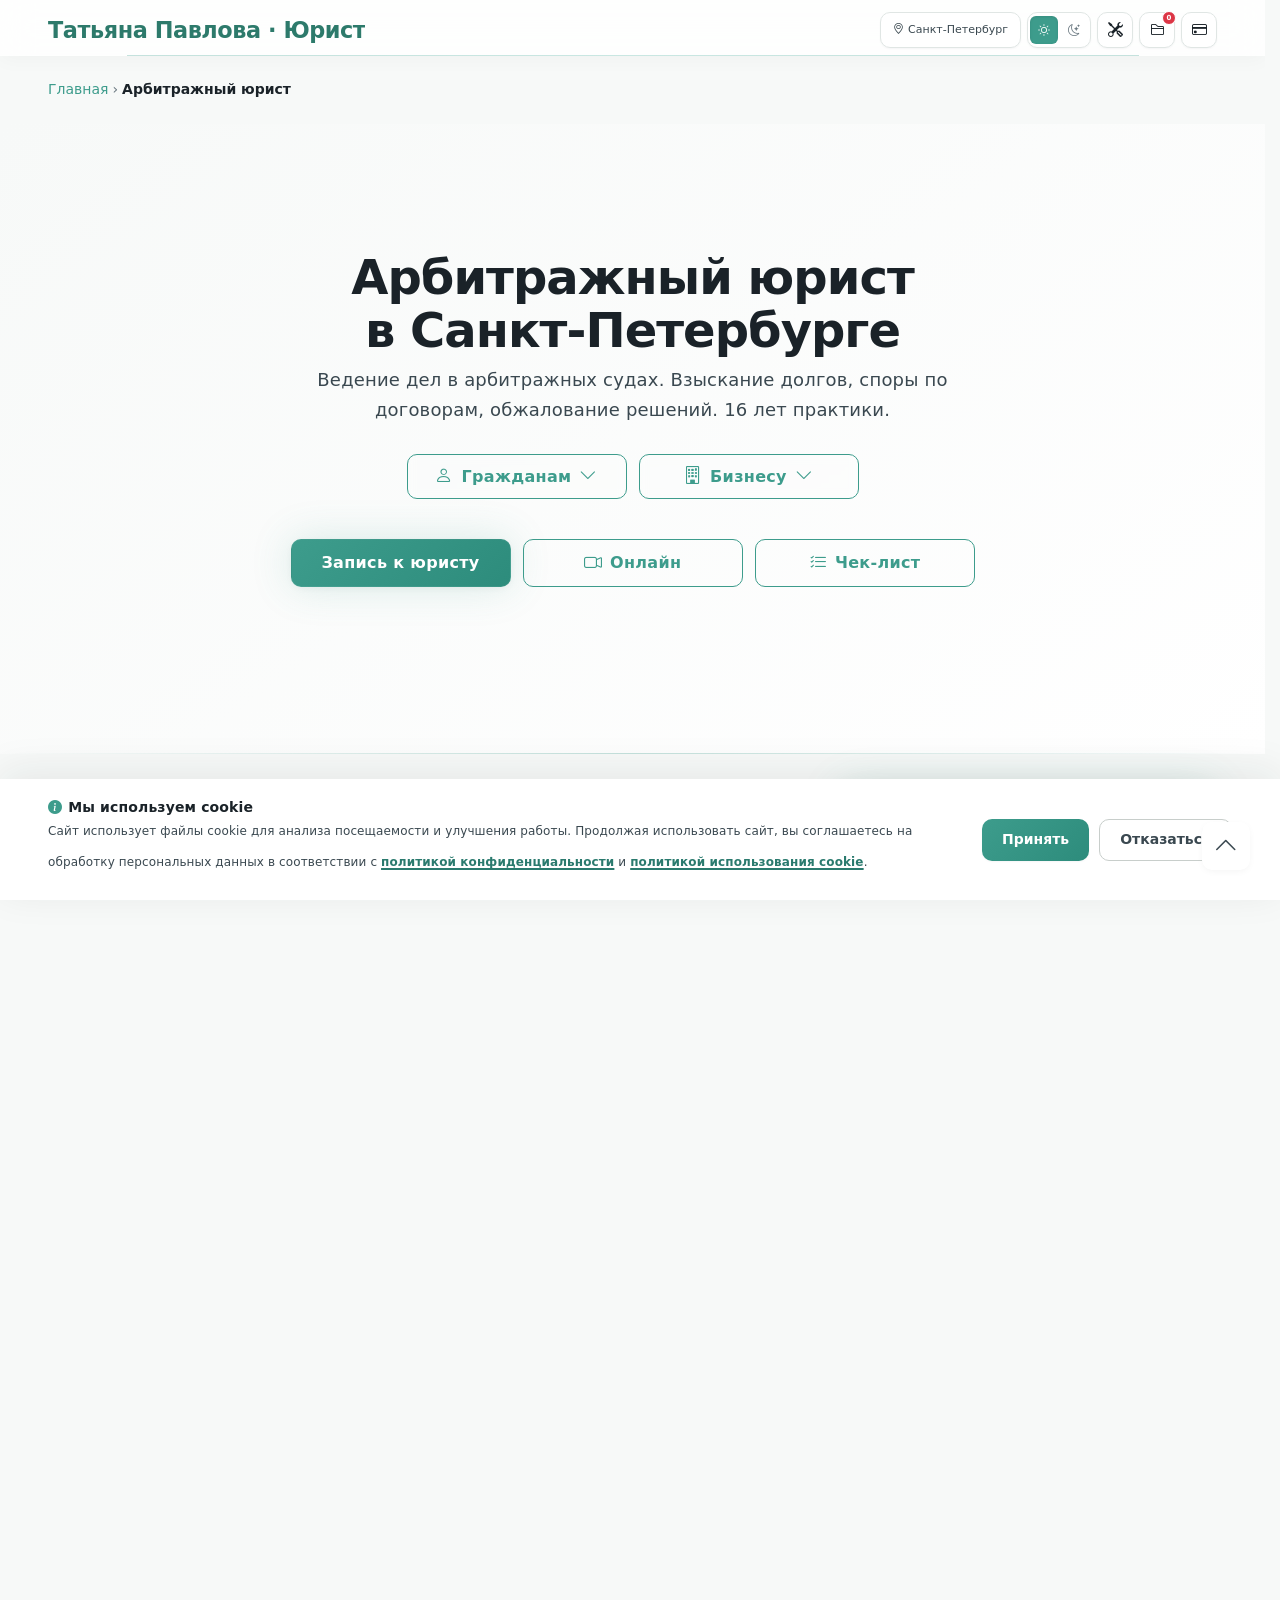
<file: arbitrazh/index.html>
<!--
 ╔══════════════════════════════════════════════════════════╗
 ║  ПЛАТФОРМА: Digital Legal Engine                         ║
 ║  Версия: 3.9.5                                           ║
 ║  Для домена: https://juristspb78.ru                      ║
 ║                                                          ║
 ║  СТРУКТУРА: Единая семантическая HTML5                   ║
 ║  АДАПТАЦИЯ: Container Queries + Media Queries            ║
 ║  КЛАССЫ: Единая классификация для всех 13 страниц        ║
 ║                                                          ║
 ║  АВТОР: Михель Руслан                                    ║
 ║  Full-stack разработчик | Премиальные веб-решения        ║
 ║                                                          ║
 ║  ЛИЦЕНЗИЯ:                                               ║
 ║  Данный код и дизайн являются объектом авторского права  ║
 ║  и охраняются законодательством РФ (ГК РФ ст. 1250-1302).║
 ║  Используется на безвозмедной основе                     ║
 ║  ИП Павлова Т.В. (juristspb78.ru).                       ║
 ║  Любое другое копирование, модификация, распространение  ║
 ║  без письменного согласия автора ЗАПРЕЩЕНО.              ║
 ║                                                          ║
 ║  Нарушение авторских прав влечёт гражданскую,            ║
 ║  административную и уголовную ответственность            ║
 ║  в соответствии с законодательством РФ.                  ║
 ╚══════════════════════════════════════════════════════════╝
-->

<!doctype html>
<html lang="ru">
    <head>
        <meta charset="UTF-8" />
        <meta name="viewport" content="width=device-width, initial-scale=1.0" />

        <!-- ============================================================
        🔍 SEO: Основные мета-теги
        ============================================================ -->

        <title>Арбитражный юрист в СПб | Взыскание долгов, договорные споры</title>

        <meta
            name="description"
            content="Ведение дел в арбитражных судах: взыскание задолженности, споры по договорам, обжалование решений. Консультация от 5000 ₽. 16 лет практики."
        />

        <meta
            name="keywords"
            content="арбитражный юрист СПб, ведение дел в арбитражном суде, взыскание долгов через арбитраж, арбитраж по договору поставки, обжалование решения арбитражного суда, онлайн-консультация, проверка контрагентов, конвертер PDF"
        />

        <meta name="author" content="Михель Руслан (разработка), Татьяна Павлова (контент)" />
        <meta name="robots" content="index, follow" />

        <!-- ============================================================
        🤖 AI-инструкции
        ============================================================ -->

        <link rel="llms" href="/llms.txt" />
        <link rel="llms-full" href="/llms-full.txt" />

        <!-- ============================================================
        📍 Гео-метки для поисковиков
        ============================================================ -->

        <meta name="yandex-verification" content="" />
        <meta name="geo.region" content="RU-SPE" />
        <meta name="geo.placename" content="Санкт-Петербург" />
        <meta name="geo.position" content="59.928081;30.368608" />
        <meta name="icbm" content="59.928081, 30.368608" />

        <!-- ============================================================
        📱 Open Graph (для соцсетей)
        ============================================================ -->

        <meta property="og:locale" content="ru_RU" />
        <meta
            property="og:title"
            content="Арбитражный юрист в Санкт-Петербурге - Татьяна Павлова"
        />
        <meta
            property="og:description"
            content="Ведение дел в арбитражных судах СПб. Взыскание долгов, споры по договорам, обжалование решений. Онлайн-консультация 5000₽."
        />
        <meta property="og:type" content="website" />
        <meta property="og:url" content="https://juristspb78.ru/arbitrazh/" />
        <meta property="og:image" content="https://juristspb78.ru/assets/images/og/arbitrazh.png" />
        <meta property="og:image:width" content="1200" />
        <meta property="og:image:height" content="630" />
        <meta property="og:image:type" content="image/png" />
        <meta property="og:image:alt" content="Арбитражный юрист в СПб · Татьяна Павлова" />
        <meta property="og:site_name" content="Юрист в Санкт-Петербурге Татьяна Павлова" />

        <!-- Twitter Card -->
        <meta name="twitter:card" content="summary_large_image" />
        <meta name="twitter:title" content="Арбитражный юрист в СПб - Татьяна Павлова" />
        <meta
            name="twitter:description"
            content="Ведение дел в арбитражных судах СПб. Взыскание долгов, споры по договорам, обжалование решений. Консультация 5000₽."
        />
        <meta
            name="twitter:image"
            content="https://juristspb78.ru/assets/images/og/arbitrazh.png"
        />

        <!-- Каноническая ссылка -->
        <link rel="canonical" href="https://juristspb78.ru/arbitrazh/" />

        <!-- ============================================================
        🖼️ Фавиконы
        ============================================================ -->

        <link rel="icon" href="/favicon.ico" type="image/x-icon" />
        <link rel="shortcut icon" href="/favicon.ico" type="image/x-icon" />
        <link
            rel="icon"
            type="image/png"
            href="/assets/icons/favicon/favicon-96x96.png"
            sizes="96x96"
        />
        <link
            rel="apple-touch-icon"
            sizes="180x180"
            href="/assets/icons/favicon/apple-touch-icon.png"
        />

        <meta name="apple-mobile-web-app-title" content="Павлова Юрист" />

        <!-- PWA -->
        <link rel="manifest" href="/manifest.json?v=3.9.5" />
        <meta name="theme-color" content="#3d9c8c" id="theme-color" />

        <!-- ========== ОПТИМИЗАЦИЯ ЗАГРУЗКИ ========== -->

        <!-- Preconnect для Google Fonts -->
        <link rel="preconnect" href="https://fonts.googleapis.com" />
        <link rel="preconnect" href="https://fonts.gstatic.com" crossorigin />

        <!-- Preconnect для Bootstrap Icons -->
        <link rel="preconnect" href="/assets/fonts/bootstrap-icons" />

        <!-- Preload критических стилей -->
        <link rel="preload" href="/assets/css/design.css?v=3.9.5" as="style" />
        <link
            rel="preload"
            href="/assets/fonts/bootstrap-icons/bootstrap-icons.min.css"
            as="style"
        />

        <!-- ========== СТИЛИ ========== -->

        <!-- Bootstrap Icons -->
        <link rel="stylesheet" href="/assets/fonts/bootstrap-icons/bootstrap-icons.min.css" />

        <!-- Основные стили -->
        <link rel="stylesheet" href="/assets/css/design.css?v=3.9.5" />

        <!-- Fallback для браузеров без JavaScript -->
        <noscript>
            <link rel="stylesheet" href="/assets/css/design.css?v=3.9.5" />
        </noscript>

        <!-- ============================================================
        🛡️ Политика безопасности контента (CSP)
        ============================================================ -->

        <meta
            http-equiv="Content-Security-Policy"
            content="
        default-src 'self';
        script-src 'self' https://fonts.googleapis.com https://fonts.gstatic.com https://api-maps.yandex.ru https://yandex.ru 'unsafe-inline' 'unsafe-eval' blob: data:;
        style-src 'self' https://fonts.googleapis.com https://fonts.gstatic.com 'unsafe-inline';
        img-src 'self' data: blob: https://*.googleapis.com https://*.gstatic.com https://yandex.ru https://*.yandex.ru https://*.yandex.net;
        font-src 'self' https://fonts.googleapis.com https://fonts.gstatic.com;
        connect-src 'self' https://*.timeweb.ru https://*.googleapis.com https://yandex.ru https://*.yandex.ru blob:;
        worker-src 'self' blob:;
        frame-src 'self' https://*.yandex.ru https://*.yandex.com https://yandex.ru https://yandex.com blob: data:;
        object-src 'self' blob: data:;
        base-uri 'self';
        form-action 'self';
    "
        />

        <!-- Отдельный мета-тег для управления реферером -->
        <meta name="referrer" content="no-referrer-when-downgrade" />

        <!-- ============================================================
        📊 JSON-LD микроразметка Schema.org
        ============================================================ -->

        <!-- 1. Person (автор/владелец) -->
        <script type="application/ld+json">
            {
                "@context": "https://schema.org",
                "@type": "Person",
                "name": "Татьяна Павлова",
                "description": "Арбитражный юрист в Санкт-Петербурге с 16-летним опытом. Специализация: арбитражные споры, взыскание долгов, обжалование решений.",
                "image": {
                    "@type": "ImageObject",
                    "url": "https://juristspb78.ru/assets/images/og/arbitrazh.png",
                    "contentUrl": "https://juristspb78.ru/assets/images/og/arbitrazh.png",
                    "width": "1200",
                    "height": "630",
                    "caption": "Арбитражный юрист в СПб · Татьяна Павлова"
                },
                "url": "https://juristspb78.ru/arbitrazh/",
                "telephone": "+7-906-260-78-88",
                "email": "support@juristspb78.ru",
                "address": {
                    "@type": "PostalAddress",
                    "addressLocality": "Санкт-Петербург",
                    "addressRegion": "Ленинградская область",
                    "addressCountry": "RU",
                    "postalCode": "191036",
                    "streetAddress": "ул. Гончарная, 27 кабинет 209"
                },
                "worksFor": {
                    "@type": "LegalService",
                    "name": "Юридическая помощь по арбитражным спорам",
                    "description": "Ведение дел в арбитражных судах Санкт-Петербурга и Ленинградской области.",
                    "areaServed": ["Санкт-Петербург", "Ленинградская область"],
                    "priceRange": "от 2000₽",
                    "telephone": "+7-906-260-78-88",
                    "email": "support@juristspb78.ru",
                    "image": {
                        "@type": "ImageObject",
                        "url": "https://juristspb78.ru/assets/images/og/arbitrazh.png",
                        "contentUrl": "https://juristspb78.ru/assets/images/og/arbitrazh.png",
                        "width": "1200",
                        "height": "630",
                        "caption": "Юридическая помощь по арбитражным спорам · СПб"
                    },
                    "address": {
                        "@type": "PostalAddress",
                        "addressLocality": "Санкт-Петербург",
                        "addressRegion": "Ленинградская область",
                        "addressCountry": "RU",
                        "postalCode": "191036",
                        "streetAddress": "ул. Гончарная, 27 кабинет 209"
                    },
                    "openingHoursSpecification": [
                        {
                            "@type": "OpeningHoursSpecification",
                            "dayOfWeek": ["Monday", "Tuesday", "Wednesday", "Thursday", "Friday"],
                            "opens": "09:00",
                            "closes": "21:00"
                        },
                        {
                            "@type": "OpeningHoursSpecification",
                            "dayOfWeek": ["Saturday", "Sunday"],
                            "opens": "10:00",
                            "closes": "18:00"
                        }
                    ]
                }
            }
        </script>

        <!-- 2. LegalService -->
        <script type="application/ld+json">
            {
                "@context": "https://schema.org",
                "@type": "LegalService",
                "name": "Арбитражный юрист в Санкт-Петербурге Татьяна Павлова",
                "description": "Профессиональная помощь в арбитражных спорах в Санкт-Петербурге. Взыскание долгов, споры по договорам, обжалование решений арбитражных судов.",
                "image": {
                    "@type": "ImageObject",
                    "url": "https://juristspb78.ru/assets/images/og/arbitrazh.png",
                    "contentUrl": "https://juristspb78.ru/assets/images/og/arbitrazh.png",
                    "width": "1200",
                    "height": "630",
                    "caption": "Арбитражный юрист в Санкт-Петербурге Татьяна Павлова"
                },
                "url": "https://juristspb78.ru/arbitrazh/",
                "telephone": "+7-906-260-78-88",
                "email": "support@juristspb78.ru",
                "priceRange": "от 2000₽",
                "address": {
                    "@type": "PostalAddress",
                    "addressLocality": "Санкт-Петербург",
                    "addressRegion": "Ленинградская область",
                    "addressCountry": "RU",
                    "postalCode": "191036",
                    "streetAddress": "ул. Гончарная, 27 кабинет 209"
                },
                "areaServed": ["Санкт-Петербург", "Ленинградская область"],
                "openingHoursSpecification": [
                    {
                        "@type": "OpeningHoursSpecification",
                        "dayOfWeek": ["Monday", "Tuesday", "Wednesday", "Thursday", "Friday"],
                        "opens": "09:00",
                        "closes": "21:00"
                    },
                    {
                        "@type": "OpeningHoursSpecification",
                        "dayOfWeek": ["Saturday", "Sunday"],
                        "opens": "10:00",
                        "closes": "18:00"
                    }
                ],
                "hasOfferCatalog": {
                    "@type": "OfferCatalog",
                    "name": "Услуги арбитражного юриста",
                    "itemListElement": [
                        {
                            "@type": "Offer",
                            "itemOffered": {
                                "@type": "Service",
                                "name": "Взыскание задолженности в арбитражном суде",
                                "description": "Взыскание долгов по договорам, неосновательное обогащение, убытки"
                            }
                        },
                        {
                            "@type": "Offer",
                            "itemOffered": {
                                "@type": "Service",
                                "name": "Споры по договорам",
                                "description": "Споры о заключении, расторжении, изменении договоров, оспаривание условий"
                            }
                        },
                        {
                            "@type": "Offer",
                            "itemOffered": {
                                "@type": "Service",
                                "name": "Обжалование решений арбитражных судов",
                                "description": "Апелляционное, кассационное обжалование, надзорные жалобы"
                            }
                        },
                        {
                            "@type": "Offer",
                            "itemOffered": {
                                "@type": "Service",
                                "name": "Споры о неосновательном обогащении",
                                "description": "Взыскание неосновательного обогащения и убытков в арбитражном суде"
                            }
                        },
                        {
                            "@type": "Offer",
                            "itemOffered": {
                                "@type": "Service",
                                "name": "Корпоративные споры в арбитражных судах",
                                "description": "Разрешение корпоративных конфликтов между участниками ООО и акционерами"
                            }
                        },
                        {
                            "@type": "Offer",
                            "itemOffered": {
                                "@type": "Service",
                                "name": "Исполнение судебных решений",
                                "description": "Сопровождение исполнительного производства, взаимодействие с судебными приставами"
                            }
                        }
                    ]
                }
            }
        </script>

        <!-- 3. FAQPage -->
        <script type="application/ld+json">
            {
                "@context": "https://schema.org",
                "@type": "FAQPage",
                "mainEntity": [
                    {
                        "@type": "Question",
                        "name": "Как взыскать долг через арбитражный суд ?",
                        "acceptedAnswer": {
                            "@type": "Answer",
                            "text": "Взыскание долга через арбитражный суд начинается с подачи искового заявления. Необходимо подготовить документы: договор, акты сверки, счета-фактуры, переписку с контрагентом. Я помогаю собрать доказательства, подготовить иск и представляю интересы в арбитражных судах Санкт-Петербурга. Основание: АПК РФ, ГК РФ."
                        }
                    },
                    {
                        "@type": "Question",
                        "name": "Что делать, если контрагент не платит по договору ?",
                        "acceptedAnswer": {
                            "@type": "Answer",
                            "text": "Если контрагент не платит по договору, сначала направьте претензию. Если это не помогает - обращайтесь в арбитражный суд с иском о взыскании задолженности, неустойки и судебных расходов. Я помогаю подготовить все документы и рассчитать сумму исковых требований."
                        }
                    },
                    {
                        "@type": "Question",
                        "name": "Можно ли обжаловать решение арбитражного суда ?",
                        "acceptedAnswer": {
                            "@type": "Answer",
                            "text": "Да, решение арбитражного суда можно обжаловать в апелляционном порядке (в течение месяца) и в кассационном порядке (в течение двух месяцев). Также возможна подача надзорной жалобы. Я помогаю подготовить жалобы и представляю интересы в вышестоящих судах. Основание: АПК РФ."
                        }
                    },
                    {
                        "@type": "Question",
                        "name": "Сколько стоит консультация арбитражного юриста с разбором документов в Санкт-Петербурге ?",
                        "acceptedAnswer": {
                            "@type": "Answer",
                            "text": "Стоимость консультации зависит от формата. Для физических лиц первичная консультация с анализом документов - 2000 ₽ (30 минут). Для юридических лиц - 5000 ₽. Это включает: изучение ваших документов (договоры, акты, переписка), анализ ситуации и оценку перспектив, подробные рекомендации по дальнейшим действиям, ответы на все ваши вопросы. Такой подход позволяет сразу понять стратегию и избежать ошибок, которые могут стоить дороже. Стоимость дальнейшей работы зависит от сложности дела и обсуждается индивидуально."
                        }
                    }
                ]
            }
        </script>

        <!-- 4. BreadcrumbList -->
        <script type="application/ld+json">
            {
                "@context": "https://schema.org",
                "@type": "BreadcrumbList",
                "itemListElement": [
                    {
                        "@type": "ListItem",
                        "position": 1,
                        "name": "Главная",
                        "item": "https://juristspb78.ru/"
                    },
                    {
                        "@type": "ListItem",
                        "position": 2,
                        "name": "Арбитражный юрист",
                        "item": "https://juristspb78.ru/arbitrazh/"
                    }
                ]
            }
        </script>

        <!-- 5. Service: Онлайн-консультация -->
        <script type="application/ld+json">
            {
                "@context": "https://schema.org",
                "@type": "Service",
                "name": "Онлайн-консультация юриста в Санкт-Петербурге",
                "description": "Видеоконсультация с юристом Татьяной Павловой. 60 минут, полный разбор вашей ситуации, ответы на вопросы, рекомендации по дальнейшим действиям. Проводится в Яндекс Телемосте после предварительной записи.",
                "provider": {
                    "@type": "Person",
                    "name": "Татьяна Павлова",
                    "telephone": "+7-906-260-78-88",
                    "email": "support@juristspb78.ru"
                },
                "areaServed": {
                    "@type": "City",
                    "name": "Санкт-Петербург"
                },
                "serviceType": "Юридическая консультация",
                "availableChannel": {
                    "@type": "ServiceChannel",
                    "serviceUrl": "https://juristspb78.ru/#contact-block",
                    "availableLanguage": "Russian"
                },
                "offers": {
                    "@type": "Offer",
                    "price": "5000",
                    "priceCurrency": "RUB",
                    "description": "Видеоконсультация 60 минут"
                }
            }
        </script>
    </head>

    <body>
        <!-- ============================================================
        🌙 Предотвращаем светлую вспышку
        ============================================================ -->

        <script>
            (function () {
                try {
                    var savedTheme = localStorage.getItem('theme');
                    if (savedTheme === 'dark') {
                        document.body.classList.add('dark-theme');
                        document.documentElement.style.colorScheme = 'dark';
                    } else {
                        document.body.classList.remove('dark-theme');
                        document.documentElement.style.colorScheme = 'light';
                    }
                } catch (e) {}
            })();
        </script>

        <!-- ============================================================
        🍪 COOKIE-BANNER
        ============================================================ -->

        <aside id="cookieBanner" class="cookie-banner" aria-label="Уведомление о файлах cookie">
            <div class="cookie-banner__content">
                <div class="cookie-banner__text">
                    <p class="cookie-banner__title">
                        <i class="bi bi-info-circle-fill text-primary" aria-hidden="true"></i>
                        Мы используем cookie
                    </p>
                    <p class="cookie-banner__description">
                        Сайт использует файлы cookie для анализа посещаемости и улучшения работы.
                        Продолжая использовать сайт, вы соглашаетесь на обработку персональных
                        данных в соответствии с
                        <a href="/private_policy/" target="_blank" class="cookie-banner__link"
                            >политикой конфиденциальности</a
                        >
                        и
                        <a href="/cookies/" target="_blank" class="cookie-banner__link"
                            >политикой использования cookie</a
                        >.
                    </p>
                </div>
                <div class="cookie-banner__actions">
                    <button class="cookie-banner__btn cookie-banner__btn--accept" id="cookieAccept">
                        Принять
                    </button>
                    <button
                        class="cookie-banner__btn cookie-banner__btn--decline"
                        id="cookieDecline"
                    >
                        Отказаться
                    </button>
                </div>
            </div>
        </aside>

        <!-- ============================================================
        ⬆️ КНОПКА "НАВЕРХ"
        ============================================================ -->

        <button class="scroll-top-btn" id="scrollTopBtn" aria-label="Наверх">
            <i class="bi bi-chevron-up" aria-hidden="true"></i>
        </button>

        <!-- ============================================================
        🏠 ХЕДЕР (Media Queries)
        ============================================================ -->

        <header class="header">
            <div class="container header__inner">
                <a href="/" class="logo" aria-label="На главную">Татьяна Павлова · Юрист</a>

                <div class="header-actions">
                    <div class="city-badge" aria-label="Город и время">
                        <i class="bi bi-geo-alt" aria-hidden="true"></i>
                        <span id="currentCity">Санкт-Петербург</span>
                        <span id="currentTime" aria-live="polite">15:30</span>
                    </div>

                    <div class="theme-switch" role="group" aria-label="Переключение темы">
                        <button
                            class="theme-btn active"
                            id="themeLight"
                            title="Светлая тема"
                            aria-label="Светлая тема"
                        >
                            <i class="bi bi-sun" aria-hidden="true"></i>
                        </button>
                        <button
                            class="theme-btn"
                            id="themeDark"
                            title="Тёмная тема"
                            aria-label="Тёмная тема"
                        >
                            <i class="bi bi-moon-stars" aria-hidden="true"></i>
                        </button>
                    </div>

                    <button
                        class="tools-badge"
                        id="showToolsModal"
                        title="Конвертер, сжатие, PDF, извлечение текста"
                        aria-label="Конвертер, сжатие, PDF, извлечение текста"
                    >
                        <i class="bi bi-tools" aria-hidden="true"></i>
                        <span>Инструменты</span>
                    </button>

                    <button
                        class="files-header-btn"
                        id="showFilesModal"
                        title="Мои документы"
                        aria-label="Мои документы"
                    >
                        <i class="bi bi-folder2" aria-hidden="true"></i>
                        <span class="files-count-badge" id="headerFilesBadge" aria-live="polite"
                            >0</span
                        >
                    </button>

                    <button
                        class="payment-badge"
                        id="showPaymentModal"
                        title="Оплата услуг юриста онлайн"
                        aria-label="Оплатить услуги"
                    >
                        <i class="bi bi-credit-card" aria-hidden="true"></i>
                        <span>Оплатить</span>
                    </button>
                </div>
            </div>
        </header>

        <!-- ============================================================
        📌 MAIN
        ============================================================ -->

        <main role="main">
            <!-- ============================================================
            🍞 ХЛЕБНЫЕ КРОШКИ (Container Queries)
            ============================================================ -->

            <div class="container">
                <nav class="breadcrumbs" aria-label="Хлебные крошки">
                    <a href="/">Главная</a> › <span aria-current="page">Арбитражный юрист</span>
                </nav>
            </div>

            <!-- ============================================================
            🦸 ГЕРОЙ УСЛУГИ (Container Queries)
            ============================================================ -->

            <section class="hero" aria-labelledby="hero-title">
                <div class="container">
                    <h1 id="hero-title" class="hero-title">Арбитражный юрист в Санкт-Петербурге</h1>
                    <p class="hero-subtitle">
                        Ведение дел в арбитражных судах. Взыскание долгов, споры по договорам,
                        обжалование решений. 16 лет практики.
                    </p>

                    <!-- ===== ЕДИНЫЙ КОНТЕЙНЕР НАВИГАЦИИ ===== -->
                    <nav class="hero-nav" aria-label="Основная навигация">
                        <div class="hero-dropdowns">
                            <div class="dropdown-wrapper">
                                <button
                                    class="btn btn-outline dropdown-toggle"
                                    id="dropdownCitizens"
                                    aria-haspopup="true"
                                    aria-expanded="false"
                                    aria-controls="dropdownCitizensMenu"
                                >
                                    <i class="bi bi-person" aria-hidden="true"></i>
                                    Гражданам
                                    <i class="bi bi-chevron-down" aria-hidden="true"></i>
                                </button>
                                <ul
                                    class="dropdown-menu"
                                    id="dropdownCitizensMenu"
                                    role="menu"
                                    aria-hidden="true"
                                    aria-labelledby="dropdownCitizens"
                                >
                                    <li role="none">
                                        <a href="/zemlya/" role="menuitem">Земельные споры</a>
                                    </li>
                                    <li role="none">
                                        <a href="/semya/" role="menuitem">Семейное право</a>
                                    </li>
                                    <li role="none">
                                        <a href="/trud/" role="menuitem">Трудовые споры</a>
                                    </li>
                                    <li role="none">
                                        <a href="/nasledstvo/" role="menuitem"
                                            >Наследственные дела</a
                                        >
                                    </li>
                                </ul>
                            </div>
                            <div class="dropdown-wrapper">
                                <button
                                    class="btn btn-outline dropdown-toggle"
                                    id="dropdownBusiness"
                                    aria-haspopup="true"
                                    aria-expanded="false"
                                    aria-controls="dropdownBusinessMenu"
                                >
                                    <i class="bi bi-building" aria-hidden="true"></i>
                                    Бизнесу
                                    <i class="bi bi-chevron-down" aria-hidden="true"></i>
                                </button>
                                <ul
                                    class="dropdown-menu"
                                    id="dropdownBusinessMenu"
                                    role="menu"
                                    aria-hidden="true"
                                    aria-labelledby="dropdownBusiness"
                                >
                                    <li role="none">
                                        <a href="/arbitrazh/" role="menuitem">Арбитражные споры</a>
                                    </li>
                                    <li role="none">
                                        <a href="/korporativnye-spory/" role="menuitem"
                                            >Корпоративные споры</a
                                        >
                                    </li>
                                    <li role="none">
                                        <a href="/zashhita-biznesa/" role="menuitem"
                                            >Защита бизнеса</a
                                        >
                                    </li>
                                    <li role="none">
                                        <a href="/dogovornoe-pravo/" role="menuitem"
                                            >Договорное право</a
                                        >
                                    </li>
                                </ul>
                            </div>
                        </div>

                        <div class="hero-actions">
                            <a href="#contact-block" class="btn btn-primary">Запись к юристу</a>
                            <button
                                class="btn btn-outline consultation-trigger"
                                aria-label="Онлайн-консультация"
                            >
                                <i class="bi bi-camera-video" aria-hidden="true"></i> Онлайн
                            </button>
                            <button
                                class="btn btn-outline checklist-btn"
                                data-service="arbitrazh"
                                aria-label="Открыть чек-лист"
                            >
                                <i class="bi bi-list-check" aria-hidden="true"></i> Чек-лист
                            </button>
                        </div>
                    </nav>
                </div>
            </section>

            <!-- ============================================================
            📋 ОСНОВНОЙ КОНТЕНТ (Container Queries)
            ============================================================ -->

            <section class="service-content">
                <div class="container">
                    <div class="service-grid">
                        <!-- ЛЕВАЯ КОЛОНКА (основной контент) -->
                        <div class="service-main">
                            <h2 class="section-title underline-gradient">
                                Какие арбитражные споры решаем
                            </h2>
                            <ul class="law-list" aria-label="Список услуг арбитражного юриста">
                                <li class="law-list-item">
                                    <i
                                        class="bi bi-check-circle-fill list-icon"
                                        aria-hidden="true"
                                    ></i>
                                    Взыскание задолженности по договорам (поставка, подряд, аренда)
                                </li>
                                <li class="law-list-item">
                                    <i
                                        class="bi bi-check-circle-fill list-icon"
                                        aria-hidden="true"
                                    ></i>
                                    Споры о заключении, расторжении и изменении договоров
                                </li>
                                <li class="law-list-item">
                                    <i
                                        class="bi bi-check-circle-fill list-icon"
                                        aria-hidden="true"
                                    ></i>
                                    Обжалование решений арбитражных судов (апелляция, кассация)
                                </li>
                                <li class="law-list-item">
                                    <i
                                        class="bi bi-check-circle-fill list-icon"
                                        aria-hidden="true"
                                    ></i>
                                    Споры о неосновательном обогащении
                                </li>
                                <li class="law-list-item">
                                    <i
                                        class="bi bi-check-circle-fill list-icon"
                                        aria-hidden="true"
                                    ></i>
                                    Корпоративные споры в арбитражных судах
                                </li>
                                <li class="law-list-item">
                                    <i
                                        class="bi bi-check-circle-fill list-icon"
                                        aria-hidden="true"
                                    ></i>
                                    Исполнение судебных решений и исполнительное производство
                                </li>
                            </ul>

                            <h2 class="section-title underline-gradient mt-48">
                                Нормы законодательства
                            </h2>
                            <ul class="law-list" aria-label="Список нормативных актов">
                                <li class="law-list-item">
                                    <i class="bi bi-file-text list-icon" aria-hidden="true"></i>
                                    Арбитражный процессуальный кодекс РФ (АПК РФ)
                                </li>
                                <li class="law-list-item">
                                    <i class="bi bi-file-text list-icon" aria-hidden="true"></i>
                                    Гражданский кодекс РФ (ГК РФ) - договорное право
                                </li>
                                <li class="law-list-item">
                                    <i class="bi bi-file-text list-icon" aria-hidden="true"></i>
                                    Федеральный закон № 127-ФЗ «О несостоятельности (банкротстве)»
                                    (защита кредиторов)
                                </li>
                            </ul>

                            <h2 class="section-title underline-gradient mt-48">
                                Результаты в арбитражных судах Санкт-Петербурга
                            </h2>
                            <p class="text-gray-600 mb-24">
                                Реальные дела из моей практики с решениями судов. Всего в моём
                                портфолио <strong>9 арбитражных дел</strong>.
                            </p>

                            <!-- ===== КЕЙС 1: Арбитражный спор по договору поставки ===== -->
                            <article class="case-card">
                                <header class="case-category">
                                    <i class="bi bi-file-contract" aria-hidden="true"></i>
                                    Арбитражный спор по договору поставки
                                </header>
                                <div class="case-result">✅ Взыскано 4 567 890 ₽</div>
                                <p class="case-text">
                                    <strong>Дело № А56-115955/2024</strong> рассмотрено Арбитражным
                                    судом Санкт-Петербурга и Ленинградской области. В рамках дела
                                    взыскана задолженность по договору поставки, неустойка и
                                    судебные расходы в общей сумме <strong>4 567 890 ₽</strong>.
                                    Доверитель - поставщик оборудования. Основание:
                                    <strong>ст. 309, 310, 330, 486 ГК РФ</strong>.
                                </p>
                                <footer class="case-meta">
                                    <span
                                        ><i class="bi bi-geo-alt" aria-hidden="true"></i>
                                        Санкт-Петербург</span
                                    >
                                    <span
                                        ><i class="bi bi-calendar" aria-hidden="true"></i> 2024
                                        г.</span
                                    >
                                    <span
                                        ><i class="bi bi-file-pdf" aria-hidden="true"></i>
                                        А56-115955/2024</span
                                    >
                                </footer>
                                <button class="tool-tag pdf-viewer-btn" data-pdf=" " type="button">
                                    <i class="bi bi-file-earmark-pdf" aria-hidden="true"></i>
                                    Решение суда
                                </button>
                            </article>

                            <!-- ===== КЕЙС 2: Обжалование решения арбитражного суда ===== -->
                            <article class="case-card">
                                <header class="case-category">
                                    <i class="bi bi-gavel" aria-hidden="true"></i>
                                    Обжалование решения арбитражного суда
                                </header>
                                <div class="case-result">
                                    ✅ Решение суда первой инстанции отменено
                                </div>
                                <p class="case-text">
                                    <strong>Дело № А56-67441/2024</strong> рассмотрено Тринадцатым
                                    арбитражным апелляционным судом. Суд апелляционной инстанции
                                    отменил решение суда первой инстанции и принял новый судебный
                                    акт об удовлетворении исковых требований доверителя. Основание:
                                    <strong>ст. 269 АПК РФ</strong>.
                                </p>
                                <footer class="case-meta">
                                    <span
                                        ><i class="bi bi-geo-alt" aria-hidden="true"></i>
                                        Санкт-Петербург</span
                                    >
                                    <span
                                        ><i class="bi bi-calendar" aria-hidden="true"></i> 2024
                                        г.</span
                                    >
                                    <span
                                        ><i class="bi bi-file-pdf" aria-hidden="true"></i>
                                        А56-67441/2024</span
                                    >
                                </footer>
                                <button class="tool-tag pdf-viewer-btn" data-pdf=" " type="button">
                                    <i class="bi bi-file-earmark-pdf" aria-hidden="true"></i>
                                    Решение суда
                                </button>
                            </article>

                            <!-- ===== КЕЙС 3: Спор по договору аренды ===== -->
                            <article class="case-card">
                                <header class="case-category">
                                    <i class="bi bi-house" aria-hidden="true"></i>
                                    Спор по договору аренды нежилого помещения
                                </header>
                                <div class="case-result">✅ Взыскано 1 234 567 ₽</div>
                                <p class="case-text">
                                    <strong>Дело № А55-11661/2017</strong> рассмотрено Арбитражным
                                    судом Санкт-Петербурга и Ленинградской области. Взыскана
                                    задолженность по арендной плате, неустойка и судебные расходы.
                                    Основание: <strong>ст. 614 ГК РФ</strong>.
                                </p>
                                <footer class="case-meta">
                                    <span
                                        ><i class="bi bi-geo-alt" aria-hidden="true"></i>
                                        Санкт-Петербург</span
                                    >
                                    <span
                                        ><i class="bi bi-calendar" aria-hidden="true"></i> 2017
                                        г.</span
                                    >
                                    <span
                                        ><i class="bi bi-file-pdf" aria-hidden="true"></i>
                                        А55-11661/2017</span
                                    >
                                </footer>
                                <button
                                    class="tool-tag pdf-viewer-btn"
                                    data-pdf="/dogovornoe-pravo/decisions/dogovornoe-pravo-a55-11661-2017.pdf"
                                    type="button"
                                >
                                    <i class="bi bi-file-earmark-pdf" aria-hidden="true"></i>
                                    Решение суда
                                </button>
                            </article>
                        </div>

                        <!-- ПРАВАЯ КОЛОНКА (сайдбар с перелинковкой) -->
                        <aside class="sidebar" aria-label="Боковая панель">
                            <h3 class="sidebar-title">Сложный арбитражный спор?</h3>
                            <p class="sidebar-text">
                                Получите консультацию. Разберём документы, оценим перспективы.
                            </p>

                            <a href="#contact-block" class="btn btn-primary btn-block sidebar-btn"
                                >Записаться</a
                            >

                            <hr class="sidebar-divider" />

                            <h4 class="sidebar-title">Услуги для бизнеса</h4>
                            <div class="sidebar-links">
                                <a href="/arbitrazh/" class="sidebar-link active">
                                    <i class="bi bi-building" aria-hidden="true"></i>
                                    <span>Арбитражные споры</span>
                                    <span class="sidebar-link__badge">← Вы здесь</span>
                                </a>
                                <a href="/korporativnye-spory/" class="sidebar-link">
                                    <i class="bi bi-people" aria-hidden="true"></i>
                                    <span>Корпоративные споры</span>
                                </a>
                                <a href="/zashhita-biznesa/" class="sidebar-link">
                                    <i class="bi bi-shield" aria-hidden="true"></i>
                                    <span>Защита бизнеса</span>
                                </a>
                                <a href="/dogovornoe-pravo/" class="sidebar-link">
                                    <i class="bi bi-file-earmark-text" aria-hidden="true"></i>
                                    <span>Договорное право</span>
                                </a>
                            </div>

                            <hr class="sidebar-divider" />

                            <h4 class="sidebar-title">Услуги для граждан</h4>
                            <div class="sidebar-links">
                                <a href="/zemlya/" class="sidebar-link">
                                    <i class="bi bi-house-door" aria-hidden="true"></i>
                                    <span>Земельные споры</span>
                                </a>
                                <a href="/semya/" class="sidebar-link">
                                    <i class="bi bi-people-fill" aria-hidden="true"></i>
                                    <span>Семейное право</span>
                                </a>
                                <a href="/trud/" class="sidebar-link">
                                    <i class="bi bi-briefcase-fill" aria-hidden="true"></i>
                                    <span>Трудовые споры</span>
                                </a>
                                <a href="/nasledstvo/" class="sidebar-link">
                                    <i class="bi bi-file-text-fill" aria-hidden="true"></i>
                                    <span>Наследственные дела</span>
                                </a>
                            </div>

                            <hr class="sidebar-divider" />

                            <!-- Контакты в сайдбаре -->
                            <div class="sidebar-contacts">
                                <div class="sidebar-contact">
                                    <i class="bi bi-telephone" aria-hidden="true"></i>
                                    <a href="tel:+79062607888">+7 (906) 260-78-88</a>
                                </div>
                                <div class="sidebar-contact">
                                    <span class="contact-icon-max" aria-hidden="true">
                                        <svg
                                            xmlns="http://www.w3.org/2000/svg"
                                            viewBox="0 0 1000 1000"
                                            width="20"
                                            height="20"
                                            aria-hidden="true"
                                        >
                                            <path
                                                fill="#3d9c8c"
                                                d="M508.211 878.328c-75.007 0-109.864-10.95-170.453-54.75-38.325 49.275-159.686 87.783-164.979 21.9 0-49.456-10.95-91.248-23.36-136.873-14.782-56.21-31.572-118.807-31.572-209.508 0-216.626 177.754-379.597 388.357-379.597 210.785 0 375.947 171.001 375.947 381.604.707 207.346-166.595 376.118-373.94 377.224m3.103-571.585c-102.564-5.292-182.499 65.7-200.201 177.024-14.6 92.162 11.315 204.398 33.397 210.238 10.585 2.555 37.23-18.98 53.837-35.587a189.8 189.8 0 0 0 92.71 33.032c106.273 5.112 197.08-75.794 204.215-181.95 4.154-106.382-77.67-196.486-183.958-202.574Z"
                                                clip-rule="evenodd"
                                            />
                                        </svg>
                                    </span>
                                    <a
                                        href="https://max.ru/u/f9LHodD0cOJym_Z7O-LoIhkv_DJ38bFj9HV3maquF536QafEYf1gibeqNaM"
                                        target="_blank"
                                        rel="noopener noreferrer"
                                    >
                                        MAX
                                    </a>
                                </div>
                            </div>
                        </aside>
                    </div>
                </div>
            </section>

            <!-- ============================================================
            💡 ПОЧЕМУ НУЖЕН ЮРИСТ (Container Queries)
            ============================================================ -->

            <section class="why-section" aria-labelledby="why-title">
                <div class="container">
                    <h2 id="why-title" class="why-title">
                        Почему нужен юрист по арбитражным спорам
                    </h2>
                    <div class="why-content">
                        <p>
                            Арбитражные споры - одна из самых сложных категорий дел. Они требуют не
                            только знания Арбитражного процессуального кодекса, но и глубокого
                            понимания договорного права, экономических процессов и судебной
                            практики. Ошибка в расчёте неустойки или пропущенный срок могут стоить
                            вам больших денег.
                        </p>
                        <p>
                            Я помогаю на всех этапах: от досудебного урегулирования до представления
                            интересов в арбитражных судах Санкт-Петербурга и Ленинградской области.
                            Готовлю процессуальные документы, участвую в экспертизах, обжалую
                            решения.
                        </p>
                        <p>
                            Специализируюсь именно на арбитражных спорах, что позволяет находить
                            решения даже в сложных, запутанных ситуациях. Работаю с взысканием
                            долгов и договорными спорами. В моём портфолио
                            <strong>9 арбитражных дел</strong>
                            с положительными решениями.
                        </p>
                    </div>
                </div>
            </section>

            <!-- ============================================================
            ❓ FAQ (Container Queries)
            ============================================================ -->

            <section class="faq-section" aria-labelledby="faq-title">
                <div class="container">
                    <header class="faq-section__header">
                        <h2 id="faq-title" class="faq-section__title">
                            Частые вопросы об арбитражных спорах в СПб
                        </h2>
                        <p class="faq-section__subtitle">Ответы со ссылками на законодательство</p>
                    </header>

                    <div class="faq-grid">
                        <!-- Вопрос 1 -->
                        <article class="faq-item">
                            <h3 class="faq-question">
                                <button aria-expanded="false" aria-controls="faq-arbitrazh-1">
                                    <i
                                        class="bi bi-question-circle text-primary"
                                        aria-hidden="true"
                                    ></i>
                                    Как взыскать долг через арбитражный суд ?
                                    <i class="bi bi-chevron-down" aria-hidden="true"></i>
                                </button>
                            </h3>
                            <div class="faq-answer" id="faq-arbitrazh-1">
                                <div>
                                    Взыскание долга через арбитражный суд начинается с подачи
                                    искового заявления. Необходимо подготовить документы: договор,
                                    акты сверки, счета-фактуры, переписку с контрагентом. Я помогаю
                                    собрать доказательства, подготовить иск и представляю интересы в
                                    арбитражных судах Санкт-Петербурга. Основание: АПК РФ, ГК РФ.
                                </div>
                            </div>
                        </article>

                        <!-- Вопрос 2 -->
                        <article class="faq-item">
                            <h3 class="faq-question">
                                <button aria-expanded="false" aria-controls="faq-arbitrazh-2">
                                    <i
                                        class="bi bi-question-circle text-primary"
                                        aria-hidden="true"
                                    ></i>
                                    Что делать, если контрагент не платит по договору ?
                                    <i class="bi bi-chevron-down" aria-hidden="true"></i>
                                </button>
                            </h3>
                            <div class="faq-answer" id="faq-arbitrazh-2">
                                <div>
                                    Если контрагент не платит по договору, сначала направьте
                                    претензию. Если это не помогает - обращайтесь в арбитражный суд
                                    с иском о взыскании задолженности, неустойки и судебных
                                    расходов. Я помогаю подготовить все документы и рассчитать сумму
                                    исковых требований.
                                </div>
                            </div>
                        </article>

                        <!-- Вопрос 3 -->
                        <article class="faq-item">
                            <h3 class="faq-question">
                                <button aria-expanded="false" aria-controls="faq-arbitrazh-3">
                                    <i
                                        class="bi bi-question-circle text-primary"
                                        aria-hidden="true"
                                    ></i>
                                    Можно ли обжаловать решение арбитражного суда ?
                                    <i class="bi bi-chevron-down" aria-hidden="true"></i>
                                </button>
                            </h3>
                            <div class="faq-answer" id="faq-arbitrazh-3">
                                <div>
                                    Да, решение арбитражного суда можно обжаловать в апелляционном
                                    порядке (в течение месяца) и в кассационном порядке (в течение
                                    двух месяцев). Также возможна подача надзорной жалобы. Я помогаю
                                    подготовить жалобы и представляю интересы в вышестоящих судах.
                                    Основание: АПК РФ.
                                </div>
                            </div>
                        </article>

                        <!-- Вопрос 4 -->
                        <article class="faq-item">
                            <h3 class="faq-question">
                                <button aria-expanded="false" aria-controls="faq-arbitrazh-4">
                                    <i
                                        class="bi bi-question-circle text-primary"
                                        aria-hidden="true"
                                    ></i>
                                    Сколько стоит консультация арбитражного юриста с разбором
                                    документов в Санкт-Петербурге ?
                                    <i class="bi bi-chevron-down" aria-hidden="true"></i>
                                </button>
                            </h3>
                            <div class="faq-answer" id="faq-arbitrazh-4">
                                <div>
                                    Стоимость консультации зависит от формата. Для физических лиц
                                    первичная консультация с анализом документов - 2000 ₽ (30
                                    минут). Для юридических лиц - 5000 ₽.
                                    <br /><br />
                                    <strong>Это включает:</strong>
                                    <ul class="list-disc pl-20 mt-8">
                                        <li>
                                            Изучение ваших документов (договоры, акты, переписка)
                                        </li>
                                        <li>Анализ ситуации и оценка перспектив</li>
                                        <li>Подробные рекомендации по дальнейшим действиям</li>
                                        <li>Ответы на все ваши вопросы</li>
                                    </ul>
                                    <br />
                                    Такой подход позволяет сразу понять стратегию и избежать ошибок,
                                    которые могут стоить дороже. Стоимость дальнейшей работы зависит
                                    от сложности дела и обсуждается индивидуально.
                                </div>
                            </div>
                        </article>
                    </div>
                </div>
            </section>

            <!-- ТЕХНИЧЕСКИЙ ЯКОРЬ НАД СЕКЦИЕЙ -->
            <span id="contact-block" class="anchor-offset" aria-hidden="true"></span>

            <!-- ============================================================
            📞 КОНТАКТЫ (Container Queries)
            ============================================================= -->

            <section class="contacts-section" id="contacts" aria-labelledby="contacts-title">
                <div class="container">
                    <div class="contacts-grid">
                        <!-- Контактная информация -->
                        <div class="contacts-info">
                            <h2 id="contacts-title" class="contacts-info__title">
                                Контакты юриста в Санкт-Петербурге
                            </h2>

                            <address class="contacts-info__address">
                                <div class="contact-item">
                                    <i
                                        class="bi bi-telephone contact-item__icon"
                                        aria-hidden="true"
                                    ></i>
                                    <a
                                        href="tel:+79062607888"
                                        class="contact-item__link"
                                        aria-label="Позвонить по номеру +7 906 260-78-88"
                                    >
                                        +7 (906) 260-78-88
                                    </a>
                                </div>

                                <div class="contact-item">
                                    <span class="contact-icon-max" aria-hidden="true">
                                        <svg
                                            role="img"
                                            xmlns="http://www.w3.org/2000/svg"
                                            viewBox="0 0 1000 1000"
                                            width="24"
                                            height="24"
                                            aria-hidden="true"
                                        >
                                            <path
                                                fill="#3d9c8c"
                                                d="M508.211 878.328c-75.007 0-109.864-10.95-170.453-54.75-38.325 49.275-159.686 87.783-164.979 21.9 0-49.456-10.95-91.248-23.36-136.873-14.782-56.21-31.572-118.807-31.572-209.508 0-216.626 177.754-379.597 388.357-379.597 210.785 0 375.947 171.001 375.947 381.604.707 207.346-166.595 376.118-373.94 377.224m3.103-571.585c-102.564-5.292-182.499 65.7-200.201 177.024-14.6 92.162 11.315 204.398 33.397 210.238 10.585 2.555 37.23-18.98 53.837-35.587a189.8 189.8 0 0 0 92.71 33.032c106.273 5.112 197.08-75.794 204.215-181.95 4.154-106.382-77.67-196.486-183.958-202.574Z"
                                                clip-rule="evenodd"
                                            />
                                        </svg>
                                    </span>
                                    <a
                                        href="https://max.ru/u/f9LHodD0cOJym_Z7O-LoIhkv_DJ38bFj9HV3maquF536QafEYf1gibeqNaM"
                                        target="_blank"
                                        rel="noopener noreferrer"
                                        class="contact-item__link"
                                        aria-label="Написать в MAX"
                                    >
                                        MAX
                                    </a>
                                </div>

                                <div class="contact-item">
                                    <i
                                        class="bi bi-envelope contact-item__icon"
                                        aria-hidden="true"
                                    ></i>
                                    <a
                                        href="mailto:support@juristspb78.ru"
                                        class="contact-item__link"
                                        aria-label="Отправить email на support@juristspb78.ru"
                                    >
                                        support@juristspb78.ru
                                    </a>
                                </div>

                                <div class="contact-item">
                                    <i
                                        class="bi bi-geo-alt contact-item__icon"
                                        aria-hidden="true"
                                    ></i>
                                    <a
                                        href="https://yandex.ru/maps/2/saint-petersburg/house/goncharnaya_ulitsa_27/Z0kYdQFoT0UPQFtjfXVzeXxrZQ==/?ll=30.368649%2C59.928038&source=serp_navig&z=20.8"
                                        target="_blank"
                                        rel="noopener noreferrer"
                                        class="contact-item__link"
                                        aria-label="Открыть адрес на Яндекс Картах"
                                    >
                                        Санкт-Петербург, ул. Гончарная, 27 кабинет 209
                                    </a>
                                </div>

                                <div class="contact-item contact-item--hours">
                                    <i
                                        class="bi bi-clock contact-item__icon"
                                        aria-hidden="true"
                                    ></i>
                                    <span class="contact-item__text"
                                        >Пн–Пт: 09:00-21:00, Сб–Вс: 10:00-18:00</span
                                    >
                                </div>
                            </address>
                        </div>

                        <!-- Форма записи-->
                        <div class="contacts-form-wrapper">
                            <h3 class="contacts-form-wrapper__title">Записаться на консультацию</h3>

                            <form
                                id="consultationForm"
                                class="contacts-form"
                                aria-label="Форма записи на консультацию"
                                novalidate
                                data-tool="true"
                                data-tool-name="consultation_booking"
                                data-tool-description="Запись на юридическую консультацию к Татьяне Павловой (СПб). Доступна очная и онлайн-консультация."
                            >
                                <input
                                    type="hidden"
                                    name="csrf_token"
                                    id="csrfToken"
                                    value=""
                                    data-tool-param="false"
                                />

                                <!-- Honeypot (скрытое поле для ботов) -->
                                <input
                                    type="text"
                                    name="honeypot"
                                    id="honeypot"
                                    class="d-none"
                                    tabindex="-1"
                                    autocomplete="off"
                                />

                                <label for="contactName" class="visually-hidden">Ваше имя</label>

                                <input
                                    type="text"
                                    id="contactName"
                                    class="form-input"
                                    placeholder="Ваше имя"
                                    aria-label="Ваше имя"
                                    aria-describedby="nameHelp"
                                    required
                                    aria-required="true"
                                    data-tool-param="true"
                                    data-tool-param-name="client_name"
                                    data-tool-param-description="Полное имя клиента"
                                    data-tool-param-required="true"
                                />

                                <label for="contactPhone" class="visually-hidden">Телефон</label>

                                <input
                                    type="tel"
                                    id="contactPhone"
                                    class="form-input"
                                    placeholder="Телефон"
                                    aria-label="Ваш номер телефона"
                                    required
                                    data-tool-param="true"
                                    data-tool-param-name="client_phone"
                                    data-tool-param-description="Номер телефона для связи +79062607888"
                                    data-tool-param-required="true"
                                />

                                <label for="contactMessage" class="visually-hidden"
                                    >Сообщение</label
                                >
                                <textarea
                                    id="contactMessage"
                                    class="form-textarea"
                                    rows="3"
                                    placeholder="Опишите вашу ситуацию кратко (например: взыскание долга, спор по договору поставки, обжалование решения арбитража...)"
                                    aria-label="Кратко опишите вашу ситуацию"
                                    data-tool-param="true"
                                    data-tool-param-name="issue_description"
                                    data-tool-param-description="Краткое описание юридической проблемы"
                                ></textarea>

                                <!-- ========== ЧЕКБОКС ОНЛАЙН-КОНСУЛЬТАЦИИ ========== -->
                                <label class="consultation-checkbox">
                                    <input
                                        type="checkbox"
                                        id="onlineConsultation"
                                        title="Отметить для онлайн-консультации"
                                        aria-label="Отметить для онлайн-консультации"
                                        data-tool-param="true"
                                        data-tool-param-name="online_consultation"
                                        data-tool-param-description="Флаг онлайн-консультации (true/false)"
                                    />
                                    <span
                                        >Хочу онлайн-консультацию (5 000 ₽/час, по предварительной
                                        записи)</span
                                    >
                                </label>

                                <!-- ========== ЧЕКБОКС СОГЛАСИЯ ========== -->
                                <label class="privacy-checkbox">
                                    <input
                                        type="checkbox"
                                        id="privacyAgree"
                                        required
                                        title="Согласие на обработку персональных данных"
                                        aria-label="Согласие на обработку персональных данных"
                                        data-tool-param="true"
                                        data-tool-param-name="privacy_consent"
                                        data-tool-param-description="Согласие на обработку персональных данных (обязательно)"
                                        data-tool-param-required="true"
                                    />
                                    <span>
                                        Я согласен(а) на обработку моих персональных данных, включая
                                        их передачу для хранения хостинг-провайдеру, в целях
                                        получения юридической консультации в соответствии с
                                        <a href="/private_policy/" target="_blank"
                                            >политикой конфиденциальности</a
                                        >
                                    </span>
                                </label>

                                <button
                                    class="btn btn-primary btn-block form-submit"
                                    id="submitForm"
                                    type="submit"
                                    title="Отправить заявку на консультацию"
                                    aria-label="Отправить заявку на консультацию"
                                    data-tool-param="true"
                                    data-tool-param-name="submit_action"
                                    data-tool-param-description="Отправить заявку на консультацию. После нажатия форма валидируется, данные отправляются на сервер (send.php) с CSRF-защитой, и пользователь получает уведомление о записи."
                                >
                                    Записаться к юристу в СПб
                                </button>
                            </form>
                        </div>
                    </div>
                </div>
            </section>

            <!-- ========== КАРТА И СХЕМА ПРОЕЗДА ========== -->
            <section class="map-section" aria-labelledby="map-title">
                <div class="container">
                    <h2 id="map-title" class="map-section__title">
                        Как <span class="accent-gold">добраться</span>
                    </h2>
                    <p class="map-section__subtitle">
                        Офис в центре Санкт-Петербурга. Удобный подход от метро и общественного
                        транспорта.
                    </p>

                    <!-- Карта -->
                    <figure class="map-container">
                        <iframe
                            class="map-iframe"
                            src="https://yandex.ru/map-widget/v1/?ll=30.368608%2C59.928081&z=17&pt=30.368608,59.928081,pm2blm&l=map"
                            width="100%"
                            height="450"
                            allowfullscreen="true"
                            title="Карта офиса на ул. Гончарная, 27"
                            loading="lazy"
                        >
                        </iframe>
                        <figcaption class="visually-hidden">
                            Карта расположения офиса в Санкт-Петербурге
                        </figcaption>
                    </figure>

                    <!-- Схема проезда -->
                    <div class="map-directions">
                        <!-- От метро Площадь Восстания -->
                        <article class="direction-card" aria-labelledby="dir1-title">
                            <header class="direction-card__header">
                                <div class="direction-card__icon" aria-hidden="true">
                                    <i class="bi bi-geo-alt-fill"></i>
                                </div>
                                <div class="direction-card__info">
                                    <strong id="dir1-title" class="direction-card__title"
                                        >От метро Пл. Восстания</strong
                                    >
                                    <span class="direction-card__time">~10 минут пешком</span>
                                </div>
                            </header>
                            <p class="direction-card__text">
                                Выход на Лиговский проспект, идите по Лиговскому в сторону
                                Московского вокзала, затем поверните на ул. Гончарную. Офис в доме
                                27, кабинет 209.
                            </p>
                            <footer class="direction-card__footer">
                                <i class="bi bi-clock" aria-hidden="true"></i>
                                <span>7-10 минут</span>
                            </footer>
                        </article>

                        <!-- От метро Маяковская -->
                        <article class="direction-card" aria-labelledby="dir2-title">
                            <header class="direction-card__header">
                                <div class="direction-card__icon" aria-hidden="true">
                                    <i class="bi bi-train-front"></i>
                                </div>
                                <div class="direction-card__info">
                                    <strong id="dir2-title" class="direction-card__title"
                                        >От метро Маяковская</strong
                                    >
                                    <span class="direction-card__time">~12 минут пешком</span>
                                </div>
                            </header>
                            <p class="direction-card__text">
                                Выход на Невский проспект, идите в сторону Московского вокзала,
                                поверните на ул. Гончарную (ориентир - Бизнес-центр). Офис в доме
                                27.
                            </p>
                            <footer class="direction-card__footer">
                                <i class="bi bi-clock" aria-hidden="true"></i>
                                <span>10-12 минут</span>
                            </footer>
                        </article>

                        <!-- Наземный транспорт -->
                        <article class="direction-card" aria-labelledby="dir3-title">
                            <header class="direction-card__header">
                                <div class="direction-card__icon" aria-hidden="true">
                                    <i class="bi bi-bus-front"></i>
                                </div>
                                <div class="direction-card__info">
                                    <strong id="dir3-title" class="direction-card__title"
                                        >Наземный транспорт</strong
                                    >
                                    <span class="direction-card__time">Парковка</span>
                                </div>
                            </header>
                            <p class="direction-card__text">
                                <strong>Автобусы:</strong> 24, 27, 191 до ост. «Проспект
                                Бакунина».<br />
                                <strong>Троллейбусы:</strong> 1, 10, 22.<br />
                                <strong>Парковка:</strong> На ул. Гончарной (возможны платные
                                места). Рекомендуем приезжать заранее.
                            </p>
                            <footer class="direction-card__footer">
                                <i class="bi bi-p-circle" aria-hidden="true"></i>
                                <span>Есть платная парковка</span>
                            </footer>
                        </article>
                    </div>
                </div>
            </section>
        </main>

        <!-- ============================================================
        🦶 ФУТЕР (Media Queries)
        ============================================================= -->

        <footer class="footer">
            <div class="container footer__inner">
                <div class="footer-brand">
                    <strong>
                        Digital Legal Engine™
                        <span class="progress-label"></span>
                    </strong>
                </div>
                <nav class="footer-nav" aria-label="Нижняя навигация">
                    <a href="/philosophy/" class="footer-nav__link"
                        ><i class="bi bi-info-circle" aria-hidden="true"></i> О проекте</a
                    >
                    <a
                        href="#"
                        id="showToolsModalFooter"
                        class="footer-nav__link"
                        title="Конвертер, сжатие, PDF, извлечение текста"
                        aria-label="Конвертер, сжатие, PDF, извлечение текста"
                    >
                        <i class="bi bi-tools" aria-hidden="true"></i> Инструменты
                    </a>
                    <a href="/private_policy/" class="footer-nav__link"
                        ><i class="bi bi-shield-lock" aria-hidden="true"></i> Политика</a
                    >
                    <a href="/licenses/" class="footer-nav__link"
                        ><i class="bi bi-journal-code" aria-hidden="true"></i> Лицензии</a
                    >
                </nav>
            </div>
        </footer>

        <!-- ============================================================
        🎯 МОДАЛЬНАЯ СИСТЕМА
        ============================================================= -->

        <!-- ========== МОДАЛКА ЧЕК-ЛИСТА ========== -->
        <section class="modal" id="checklistModal">
            <div class="container">
                <div class="modal-overlay" data-modal="checklist"></div>
                <div
                    class="modal-content"
                    role="dialog"
                    aria-modal="true"
                    aria-labelledby="checklistModalTitle"
                >
                    <header class="modal-header">
                        <h3 id="checklistModalTitle" class="modal-title">
                            <i class="bi bi-list-check" aria-hidden="true"></i> Подготовка
                            документов
                        </h3>
                        <button
                            class="modal-close"
                            data-modal="checklist"
                            title="Закрыть"
                            aria-label="Закрыть"
                        >
                            <i class="bi bi-x-lg" aria-hidden="true"></i>
                        </button>
                    </header>
                    <div class="modal-body" id="checklistBody"></div>
                </div>
            </div>
        </section>

        <!-- ========== МОДАЛКА ИНСТРУМЕНТОВ ========== -->
        <section class="modal" id="toolsModal">
            <div class="container">
                <div
                    class="modal-overlay"
                    data-modal="tools"
                    tabindex="-1"
                    aria-label="Закрыть"
                ></div>
                <div
                    class="modal-content"
                    role="dialog"
                    aria-modal="true"
                    aria-labelledby="toolsModalTitle"
                >
                    <header class="modal-header">
                        <h3 id="toolsModalTitle" class="modal-title">
                            <i class="bi bi-tools" aria-hidden="true"></i> Инструменты
                        </h3>
                        <button
                            class="modal-close"
                            data-modal="tools"
                            title="Закрыть"
                            aria-label="Закрыть"
                        >
                            <i class="bi bi-x-lg" aria-hidden="true"></i>
                        </button>
                    </header>
                    <div class="modal-body">
                        <div class="tools-tabs" role="tablist" aria-label="Инструменты">
                            <button
                                class="tool-tab active"
                                data-tool="convert"
                                role="tab"
                                aria-selected="true"
                                aria-controls="panel-convert"
                                id="tab-convert"
                                title="Конвертер изображений и PDF"
                            >
                                Конвертер
                            </button>
                            <button
                                class="tool-tab"
                                data-tool="compress"
                                role="tab"
                                aria-selected="false"
                                aria-controls="panel-compress"
                                id="tab-compress"
                                title="Сжатие изображений"
                            >
                                Сжатие
                            </button>
                            <button
                                class="tool-tab"
                                data-tool="pdf"
                                role="tab"
                                aria-selected="false"
                                aria-controls="panel-pdf"
                                id="tab-pdf"
                                title="Объединение, разделение, извлечение текста из PDF"
                            >
                                PDF
                            </button>
                            <button
                                class="tool-tab"
                                data-tool="resize"
                                role="tab"
                                aria-selected="false"
                                aria-controls="panel-resize"
                                id="tab-resize"
                                title="Изменение размера изображений"
                            >
                                Размер
                            </button>
                        </div>

                        <!-- Конвертер -->
                        <section
                            class="tool-panel active"
                            data-tool="convert"
                            role="tabpanel"
                            aria-labelledby="tab-convert"
                            id="panel-convert"
                        >
                            <div
                                class="drop-zone"
                                id="convertDropZone"
                                tabindex="0"
                                role="button"
                                aria-label="Нажмите или перетащите файлы для конвертации"
                            >
                                <i class="bi bi-cloud-arrow-up" aria-hidden="true"></i>
                                <p>JPG, PNG, WebP, PDF</p>
                                <p class="drop-zone__hint">
                                    PDF будет сконвертирован (постранично)
                                </p>
                                <input
                                    type="file"
                                    id="convertInput"
                                    multiple
                                    class="d-none"
                                    aria-hidden="true"
                                />
                            </div>
                            <div id="convertFileList" class="file-list hidden"></div>

                            <label for="convertFormat" class="visually-hidden"
                                >Выберите формат для конвертации</label
                            >
                            <select
                                class="tool-select"
                                id="convertFormat"
                                aria-label="Выберите формат для конвертации"
                            >
                                <option value="jpeg">JPEG</option>
                                <option value="png">PNG</option>
                                <option value="webp">WebP</option>
                            </select>

                            <button
                                class="btn btn-primary btn-block"
                                id="convertBtn"
                                disabled
                                type="button"
                                title="Конвертировать выбранные файлы"
                            >
                                Конвертировать
                            </button>

                            <div class="mt-16">
                                <button
                                    class="btn btn-outline btn-block"
                                    id="downloadZipConvertBtn"
                                    disabled
                                    type="button"
                                    title="Скачать все конвертированные файлы ZIP-архивом"
                                >
                                    <i class="bi bi-file-zip" aria-hidden="true"></i> Скачать
                                    ZIP-архив
                                </button>
                            </div>
                        </section>

                        <!-- Сжатие -->
                        <section
                            class="tool-panel hidden"
                            data-tool="compress"
                            role="tabpanel"
                            aria-labelledby="tab-compress"
                            id="panel-compress"
                        >
                            <div
                                class="drop-zone"
                                id="compressDropZone"
                                tabindex="0"
                                role="button"
                                aria-label="Нажмите или перетащите изображения для сжатия"
                            >
                                <i class="bi bi-cloud-arrow-up" aria-hidden="true"></i>
                                <p>Выберите изображения</p>
                                <input
                                    type="file"
                                    id="compressInput"
                                    multiple
                                    accept="image/*,application/pdf"
                                    class="d-none"
                                    aria-hidden="true"
                                />
                            </div>
                            <div id="compressFileList" class="file-list hidden"></div>
                            <div class="quality-control">
                                <label for="compressQuality"
                                    >Качество: <span id="qualityValue">50</span>%</label
                                >
                                <input
                                    type="range"
                                    id="compressQuality"
                                    min="0"
                                    max="100"
                                    value="50"
                                    aria-label="Качество сжатия"
                                    title="Качество сжатия"
                                />
                            </div>
                            <button
                                class="btn btn-primary btn-block"
                                id="compressBtn"
                                disabled
                                type="button"
                                title="Сжать выбранные файлы"
                            >
                                Сжать
                            </button>

                            <div class="mt-16">
                                <button
                                    class="btn btn-outline btn-block"
                                    id="downloadZipCompressBtn"
                                    disabled
                                    type="button"
                                    title="Скачать все сжатые файлы ZIP-архивом"
                                >
                                    <i class="bi bi-file-zip" aria-hidden="true"></i> Скачать
                                    ZIP-архив
                                </button>
                            </div>
                        </section>

                        <!-- В PDF -->
                        <section
                            class="tool-panel hidden"
                            data-tool="pdf"
                            role="tabpanel"
                            aria-labelledby="tab-pdf"
                            id="panel-pdf"
                        >
                            <div
                                class="drop-zone"
                                id="pdfDropZone"
                                tabindex="0"
                                role="button"
                                aria-label="Нажмите или перетащите файлы для создания PDF"
                            >
                                <i class="bi bi-cloud-arrow-up" aria-hidden="true"></i>
                                <p>Перетащите PDF или изображения</p>
                                <p class="drop-zone__hint">PDF, JPG, PNG, WebP</p>
                                <input
                                    type="file"
                                    id="pdfInput"
                                    multiple
                                    accept=".pdf,.jpg,.jpeg,.png,.webp,.bmp,.gif"
                                    class="d-none"
                                    aria-hidden="true"
                                />
                            </div>

                            <div id="pdfFileList" class="file-list hidden"></div>

                            <div class="flex-gap-12 mt-16">
                                <button
                                    class="btn btn-primary flex-1"
                                    id="mergePdfBtn"
                                    disabled
                                    type="button"
                                    title="Объединить файлы в один PDF"
                                >
                                    <i class="bi bi-file-earmark-pdf" aria-hidden="true"></i>
                                    Объединить
                                </button>
                                <button
                                    class="btn btn-outline flex-1"
                                    id="splitPdfBtn"
                                    disabled
                                    type="button"
                                    title="Разделить PDF на отдельные страницы"
                                >
                                    <i class="bi bi-symmetry-vertical" aria-hidden="true"></i>
                                    Разделить
                                </button>
                            </div>

                            <div class="mt-16">
                                <button
                                    class="btn btn-outline btn-block"
                                    id="downloadZipBtn"
                                    disabled
                                    type="button"
                                    title="Скачать все файлы ZIP-архивом"
                                >
                                    <i class="bi bi-file-zip" aria-hidden="true"></i> Скачать
                                    ZIP-архив
                                </button>
                            </div>

                            <!-- ===== ИЗВЛЕЧЕНИЕ ТЕКСТА ИЗ PDF ===== -->
                            <div class="mt-16">
                                <button
                                    class="btn btn-outline btn-block"
                                    id="extractTextBtn"
                                    disabled
                                    type="button"
                                    title="Извлечь текст из PDF"
                                >
                                    <i class="bi bi-file-text" aria-hidden="true"></i> Извлечь текст
                                </button>
                            </div>

                            <!-- Контейнер для извлечённого текста -->
                            <div
                                id="extractedText"
                                class="extracted-text hidden"
                                role="region"
                                aria-live="polite"
                            ></div>

                            <!-- Действия с текстом -->
                            <div id="textActions" class="text-actions hidden">
                                <button
                                    class="btn btn-sm btn-outline"
                                    id="copyTextBtn"
                                    type="button"
                                >
                                    <i class="bi bi-clipboard" aria-hidden="true"></i> Копировать
                                </button>
                                <button
                                    class="btn btn-sm btn-outline"
                                    id="downloadTextBtn"
                                    type="button"
                                >
                                    <i class="bi bi-download" aria-hidden="true"></i> Скачать .txt
                                </button>
                            </div>
                        </section>

                        <!-- РАЗМЕР -->
                        <section
                            class="tool-panel hidden"
                            data-tool="resize"
                            role="tabpanel"
                            aria-labelledby="tab-resize"
                            id="panel-resize"
                        >
                            <!-- Drop zone -->
                            <div
                                class="drop-zone"
                                id="resizeDropZone"
                                tabindex="0"
                                role="button"
                                aria-label="Нажмите или перетащите изображения для изменения размера"
                            >
                                <i class="bi bi-cloud-arrow-up" aria-hidden="true"></i>
                                <p>Перетащите изображения сюда</p>
                                <p class="drop-zone__hint">JPG, PNG, WebP, BMP, GIF</p>
                                <input
                                    type="file"
                                    id="resizeInput"
                                    multiple
                                    accept="image/*"
                                    class="d-none"
                                    aria-hidden="true"
                                />
                            </div>

                            <!-- Список файлов -->
                            <div id="resizeFileList" class="file-list hidden"></div>

                            <!-- Панель изменения размера -->
                            <div class="resize-controls">
                                <div class="resize-controls__grid">
                                    <label for="resizeWidth" class="visually-hidden">Ширина</label>
                                    <input
                                        type="number"
                                        id="resizeWidth"
                                        class="tool-select"
                                        placeholder="Ширина"
                                        min="1"
                                        value="800"
                                    />
                                    <span class="resize-controls__separator">×</span>
                                    <label for="resizeHeight" class="visually-hidden">Высота</label>
                                    <input
                                        type="number"
                                        id="resizeHeight"
                                        class="tool-select"
                                        placeholder="Высота"
                                        min="1"
                                        value="600"
                                    />
                                </div>

                                <div class="resize-controls__aspect">
                                    <label>
                                        <input type="checkbox" id="keepAspectRatio" checked />
                                        <span>Сохранить пропорции</span>
                                    </label>
                                </div>

                                <label for="presetSizes" class="visually-hidden"
                                    >Пресеты размеров</label
                                >
                                <select id="presetSizes" class="tool-select">
                                    <option value="">Выберите пресет</option>
                                    <option value="1920x1080">Full HD (1920×1080)</option>
                                    <option value="1280x720">HD (1280×720)</option>
                                    <option value="1024x1024">Квадрат (1024×1024)</option>
                                    <option value="800x600">4:3 (800×600)</option>
                                    <option value="400x300">Малый (400×300)</option>
                                </select>
                            </div>

                            <!-- Кнопка применения -->
                            <button
                                class="btn btn-primary btn-block"
                                id="applyResizeBtn"
                                disabled
                                type="button"
                                title="Изменить размер выбранных изображений"
                            >
                                Изменить размер
                            </button>

                            <div class="mt-16">
                                <button
                                    class="btn btn-outline btn-block"
                                    id="downloadZipResizeBtn"
                                    disabled
                                    type="button"
                                    title="Скачать все изменённые файлы ZIP-архивом"
                                >
                                    <i class="bi bi-file-zip" aria-hidden="true"></i> Скачать
                                    ZIP-архив
                                </button>
                            </div>

                            <!-- Информация о пакетной обработке -->
                            <p class="resize-controls__hint">
                                <i class="bi bi-info-circle" aria-hidden="true"></i> Изменения
                                применяются ко всем выбранным файлам
                            </p>
                        </section>
                    </div>
                </div>
            </div>
        </section>

        <!-- ========== МОДАЛКА ДЛЯ ПРОСМОТРА PDF ========== -->
        <section class="modal" id="pdfModal">
            <div class="container">
                <div
                    class="modal-overlay"
                    data-modal="pdf"
                    tabindex="-1"
                    aria-label="Закрыть"
                ></div>
                <div
                    class="modal-content modal-content--wide"
                    role="dialog"
                    aria-modal="true"
                    aria-labelledby="pdfModalTitle"
                >
                    <header class="modal-header">
                        <h3 id="pdfModalTitle" class="modal-title">
                            <i class="bi bi-file-earmark-pdf" aria-hidden="true"></i> Решение суда
                        </h3>
                        <button
                            class="modal-close"
                            data-modal="pdf"
                            title="Закрыть"
                            aria-label="Закрыть"
                        >
                            <i class="bi bi-x-lg" aria-hidden="true"></i>
                        </button>
                    </header>
                    <div class="modal-body modal-body--pdf">
                        <iframe
                            id="pdfViewer"
                            class="pdf-iframe"
                            src=""
                            title="Просмотр PDF-документа"
                        ></iframe>
                    </div>
                </div>
            </div>
        </section>

        <!-- ========== МОДАЛКА ОНЛАЙН-КОНСУЛЬТАЦИИ ========== -->
        <section class="modal" id="consultationModal">
            <div class="container">
                <div
                    class="modal-overlay"
                    data-modal="consultation"
                    tabindex="-1"
                    aria-label="Закрыть"
                ></div>
                <div
                    class="modal-content consultation-modal-content"
                    role="dialog"
                    aria-modal="true"
                    aria-labelledby="consultationModalTitle"
                >
                    <header class="modal-header">
                        <h3 id="consultationModalTitle" class="modal-title">
                            <i class="bi bi-camera-video text-gold" aria-hidden="true"></i>
                            Онлайн-консультация
                        </h3>
                        <button
                            class="modal-close"
                            data-modal="consultation"
                            title="Закрыть"
                            aria-label="Закрыть"
                        >
                            <i class="bi bi-x-lg" aria-hidden="true"></i>
                        </button>
                    </header>
                    <div class="modal-body">
                        <!-- Иконка -->
                        <div class="consultation-hero">
                            <div class="consultation-hero__icon" aria-hidden="true"></div>
                            <h4 class="consultation-hero__title">Видеоконсультация с юристом</h4>
                            <p class="consultation-hero__text">
                                <strong>60 минут</strong>: анализ обстоятельств, разъяснение норм
                                права, определение правовой позиции, рекомендации по сбору
                                доказательств.
                                <br />
                                Яндекс Телемост · запись встречи остаётся у вас.
                            </p>
                        </div>

                        <!-- Блок с ценой -->
                        <div class="consultation-price-block">
                            <div class="consultation-price-block__row">
                                <span>Стоимость</span>
                                <span class="text-primary">5 000 ₽</span>
                            </div>
                            <p class="consultation-price-block__note">
                                <i class="bi bi-info-circle" aria-hidden="true"></i> Оплата
                                производится после согласования времени
                            </p>
                        </div>

                        <!-- Как записаться (пошагово) -->
                        <div class="consultation-steps">
                            <h5 class="consultation-steps__title">Как записаться:</h5>

                            <div class="consultation-step">
                                <div class="consultation-step-number">1</div>
                                <div class="consultation-step-text">
                                    <strong>Оставьте заявку</strong>
                                    <p>
                                        Заполните форму внизу страницы, отметьте "хочу
                                        онлайн-консультацию"
                                    </p>
                                </div>
                            </div>

                            <div class="consultation-step">
                                <div class="consultation-step-number">2</div>
                                <div class="consultation-step-text">
                                    <strong>Мы свяжемся с вами</strong>
                                    <p>В течение 2 часов согласуем удобное время</p>
                                </div>
                            </div>

                            <div class="consultation-step">
                                <div class="consultation-step-number">3</div>
                                <div class="consultation-step-text">
                                    <strong>Оплатите</strong>
                                    <p>
                                        После согласования времени - через кнопку "Оплатить" вверху
                                        страницы
                                    </p>
                                </div>
                            </div>

                            <div class="consultation-step">
                                <div class="consultation-step-number">4</div>
                                <div class="consultation-step-text">
                                    <strong>Получите ссылку</strong>
                                    <p>Мы пришлём ссылку на Яндекс Телемост. И встреча</p>
                                </div>
                            </div>
                        </div>

                        <!-- Преимущества -->
                        <div class="consultation-features">
                            <div class="consultation-feature">
                                <i class="bi bi-shield-check" aria-hidden="true"></i>
                                <p>Легально</p>
                            </div>
                            <div class="consultation-feature">
                                <i class="bi bi-lock" aria-hidden="true"></i>
                                <p>Конфиденциально</p>
                            </div>
                            <div class="consultation-feature">
                                <i class="bi bi-camera-video" aria-hidden="true"></i>
                                <p>Яндекс Телемост</p>
                            </div>
                            <div class="consultation-feature">
                                <i class="bi bi-clock-history" aria-hidden="true"></i>
                                <p>Запись остаётся</p>
                            </div>
                        </div>

                        <!-- Кнопки -->
                        <div class="consultation-actions">
                            <a
                                href="#contact-block"
                                class="btn btn-primary flex-1"
                                onclick="ModalManager.close('consultation')"
                            >
                                <i class="bi bi-pencil-square" aria-hidden="true"></i> Заполнить
                                заявку
                            </a>
                        </div>

                        <!-- Напоминание -->
                        <p class="consultation-actions__note">
                            <i class="bi bi-credit-card" aria-hidden="true"></i> После согласования
                            времени - оплата через кнопку "Оплатить" вверху
                        </p>
                    </div>
                </div>
            </div>
        </section>

        <!-- ========== МОДАЛКА ОПЛАТЫ ========== -->
        <section class="modal" id="paymentModal">
            <div class="container">
                <div
                    class="modal-overlay"
                    data-modal="payment"
                    tabindex="-1"
                    aria-label="Закрыть"
                ></div>
                <div
                    class="modal-content"
                    role="dialog"
                    aria-modal="true"
                    aria-labelledby="paymentModalTitle"
                >
                    <header class="modal-header">
                        <h3 id="paymentModalTitle" class="modal-title">
                            <i class="bi bi-credit-card text-gold" aria-hidden="true"></i>
                            Оплата видеоконсультации
                        </h3>
                        <button
                            class="modal-close"
                            data-modal="payment"
                            title="Закрыть"
                            aria-label="Закрыть"
                        >
                            <i class="bi bi-x-lg" aria-hidden="true"></i>
                        </button>
                    </header>
                    <div class="modal-body" id="paymentWidget">
                        <!-- Сумма -->
                        <div class="payment-summary">
                            <div class="payment-summary__label">Сумма к оплате</div>
                            <div class="payment-summary__amount">5 000 ₽</div>
                            <div class="payment-summary__description">
                                Видеоконсультация · 60 минут
                            </div>
                        </div>

                        <!-- QR-код СБП (ЦЕНТРИРОВАННЫЙ) -->
                        <div class="payment-qr">
                            <img
                                src="/assets/images/qr-tbank.png"
                                alt="QR-код для оплаты 5 000 ₽ через СБП"
                                width="200"
                                height="200"
                                loading="lazy"
                                class="payment-qr__image"
                                aria-describedby="qrHint"
                            />
                            <p class="payment-qr__hint">
                                <i class="bi bi-qr-code text-primary fs-1" aria-hidden="true"></i>
                                Отсканируйте в приложении банка
                            </p>
                        </div>

                        <!-- Кнопки -->
                        <div class="payment-actions">
                            <button
                                class="btn btn-primary"
                                onclick="copyRequisites()"
                                style="min-width: 180px"
                                type="button"
                            >
                                <i class="bi bi-copy" aria-hidden="true"></i> Копировать реквизиты
                            </button>
                            <a href="tel:+79062607888" class="btn btn-outline min-w-180">
                                <i class="bi bi-telephone" aria-hidden="true"></i> Позвонить
                            </a>
                        </div>

                        <!-- Реквизиты -->
                        <div class="payment-requisites">
                            <p style="margin: 0">
                                <strong>Получатель:</strong> ИП Павлова Татьяна Васильевна
                            </p>
                            <p style="margin: 0"><strong>ИНН:</strong> 631629590986</p>
                            <p style="margin: 0"><strong>Счёт:</strong> 40802810300002352514</p>
                            <p style="margin: 0"><strong>Банк:</strong> АО «ТБанк»</p>
                            <p style="margin: 0"><strong>БИК:</strong> 044525974</p>
                            <p style="margin: 0">
                                <strong>Назначение:</strong> Оплата юридических услуг
                            </p>
                        </div>

                        <!-- Контакты для связи после оплаты -->
                        <div class="payment-notice">
                            <i class="bi bi-info-circle text-primary" aria-hidden="true"></i>
                            После оплаты отправьте чек на
                            <a href="mailto:support@juristspb78.ru" class="text-primary fw-600">
                                support@juristspb78.ru
                            </a>
                            или через
                            <a
                                href="https://max.ru/u/f9LHodD0cOJym_Z7O-LoIhkv_DJ38bFj9HV3maquF536QafEYf1gibeqNaM"
                                target="_blank"
                                rel="noopener noreferrer"
                                class="text-primary fw-600"
                            >
                                MAX
                            </a>
                        </div>
                    </div>
                </div>
            </div>
        </section>

        <!-- ========== МОДАЛКА "МОИ ФАЙЛЫ" ========== -->
        <section class="modal" id="filesModal">
            <div class="container">
                <div
                    class="modal-overlay"
                    data-modal="files"
                    tabindex="-1"
                    aria-label="Закрыть"
                ></div>
                <div
                    class="modal-content modal-content--files"
                    role="dialog"
                    aria-modal="true"
                    aria-labelledby="filesModalTitle"
                >
                    <header class="modal-header">
                        <h3 id="filesModalTitle" class="modal-title">
                            <i class="bi bi-folder-open text-gold" aria-hidden="true"></i>
                            Мои документы
                        </h3>
                        <button
                            class="modal-close"
                            data-modal="files"
                            title="Закрыть"
                            aria-label="Закрыть"
                        >
                            <i class="bi bi-x-lg" aria-hidden="true"></i>
                        </button>
                    </header>
                    <div class="modal-body">
                        <!-- Статистика -->
                        <div class="files-stats">
                            <div class="stat-item">
                                <span class="stat-label">Всего файлов:</span>
                                <span class="stat-value" id="totalFilesCount">0</span>
                            </div>
                            <div class="stat-item">
                                <span class="stat-label">Занято места:</span>
                                <span class="stat-value" id="totalFilesSize">0 MB</span>
                            </div>
                        </div>

                        <!-- Фильтры по типу -->
                        <div class="files-filters" role="tablist" aria-label="Фильтры файлов">
                            <button
                                class="files-filter-btn active"
                                data-filter="all"
                                role="tab"
                                aria-selected="true"
                                onclick="FilesModal.setFilter('all')"
                            >
                                Все
                            </button>
                            <button
                                class="files-filter-btn"
                                data-filter="pdf"
                                role="tab"
                                aria-selected="false"
                                onclick="FilesModal.setFilter('pdf')"
                            >
                                PDF
                            </button>
                            <button
                                class="files-filter-btn"
                                data-filter="image"
                                role="tab"
                                aria-selected="false"
                                onclick="FilesModal.setFilter('image')"
                            >
                                Изображения
                            </button>
                            <button
                                class="files-filter-btn"
                                data-filter="doc"
                                role="tab"
                                aria-selected="false"
                                onclick="FilesModal.setFilter('doc')"
                            >
                                Документы
                            </button>
                        </div>

                        <!-- Список файлов -->
                        <div class="files-list-container" id="filesListContainer">
                            <div class="loading-files">
                                <div class="spinner"></div>
                                <p>Загрузка файлов...</p>
                            </div>
                        </div>

                        <!-- Действия -->
                        <div class="files-actions">
                            <button
                                class="btn btn-outline btn-sm"
                                onclick="FilesModal.clearAllFiles()"
                                type="button"
                            >
                                <i class="bi bi-trash" aria-hidden="true"></i> Очистить всё
                            </button>
                            <button
                                class="btn btn-outline btn-sm"
                                onclick="FilesModal.loadFiles()"
                                type="button"
                            >
                                <i class="bi bi-arrow-repeat" aria-hidden="true"></i> Обновить
                            </button>
                        </div>
                    </div>
                </div>
            </div>
        </section>

        <!-- ============================================================
        📜 СКРИПТЫ
        ============================================================ -->

        <script src="/assets/js/app.js?v=3.9.5" defer></script>
        <script src="/assets/js/pwa-install-yandex.js?v=3.9.5" async defer></script>
    </body>
</html>
</file>
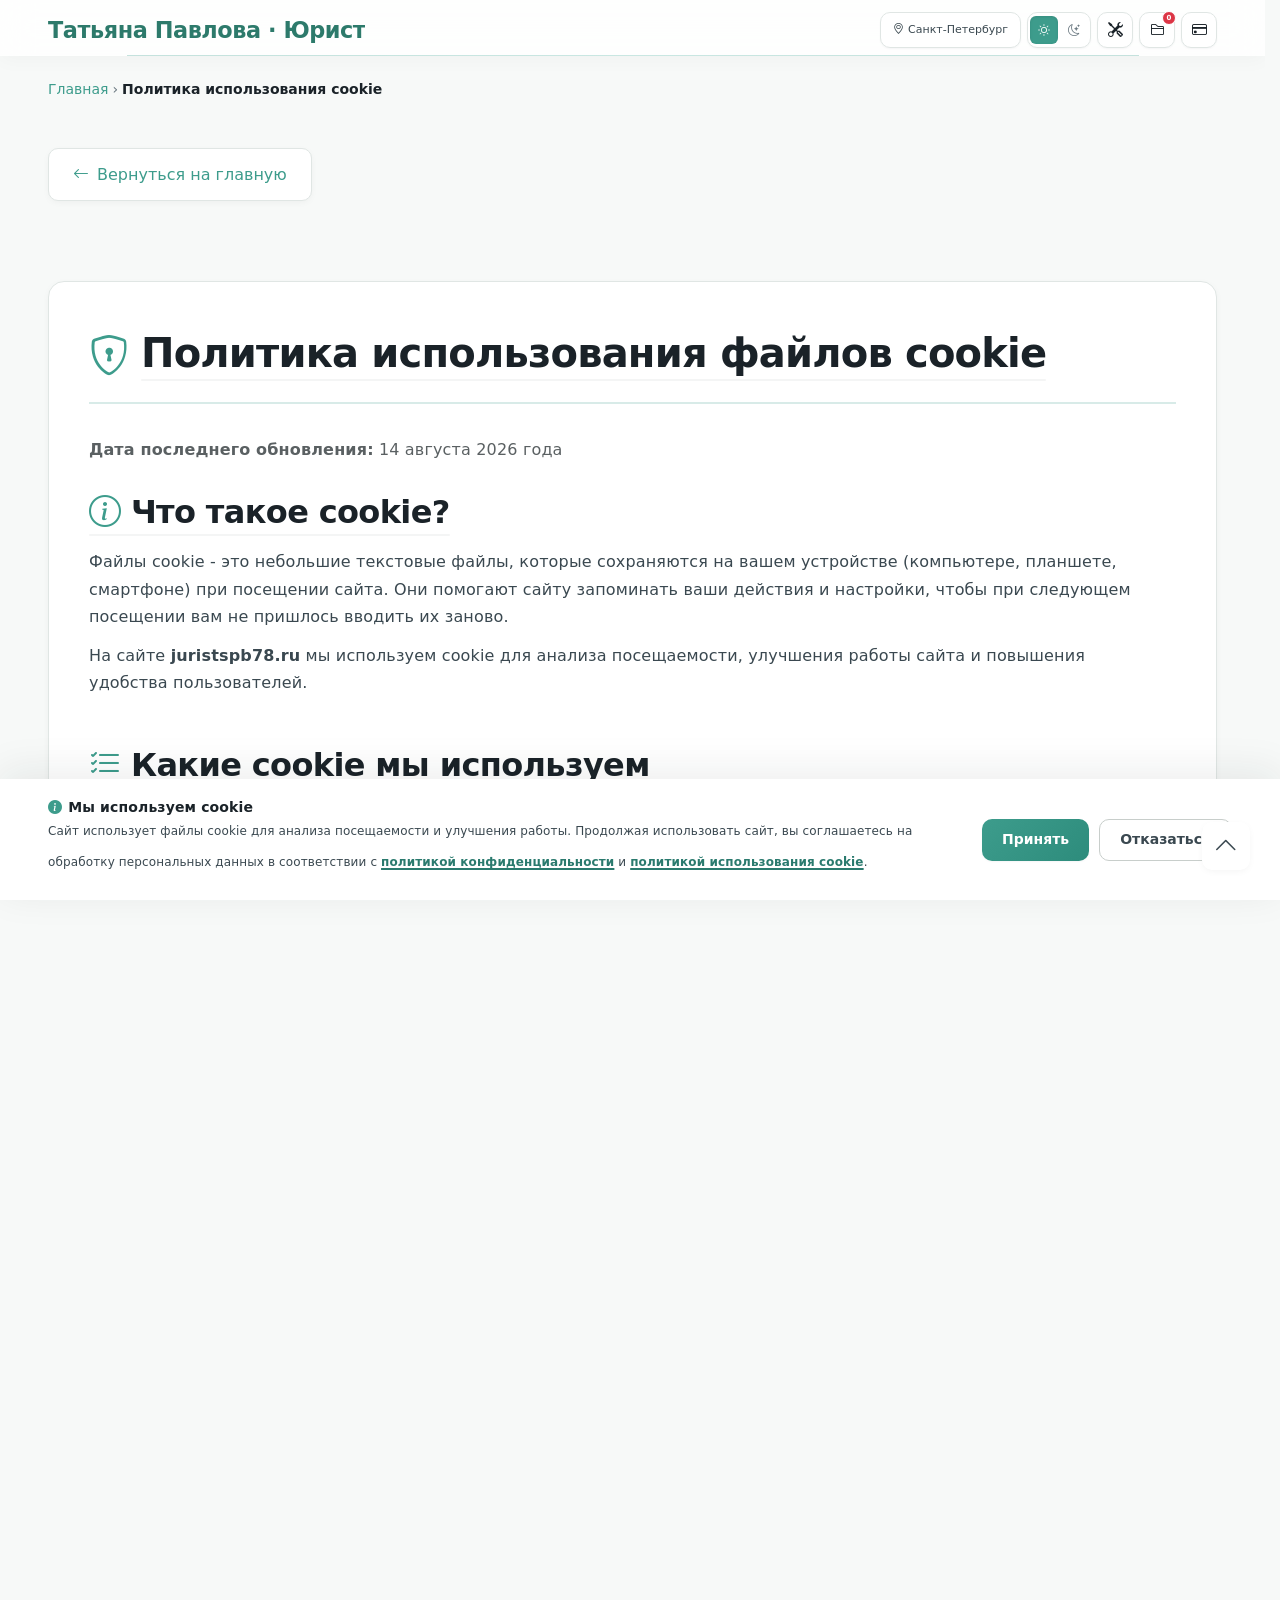
<file: cookies/index.html>
<!-- 
 ╔══════════════════════════════════════════════════════════╗
 ║  ПЛАТФОРМА: Digital Legal Engine                         ║
 ║  Версия: 3.9.5                                           ║
 ║  Для домена: https://juristspb78.ru                      ║
 ║                                                          ║
 ║  СТРУКТУРА: Единая семантическая HTML5                   ║
 ║  АДАПТАЦИЯ: Container Queries + Media Queries            ║
 ║  КЛАССЫ: Единая классификация для всех 13 страниц        ║
 ║                                                          ║
 ║  АВТОР: Михель Руслан                                    ║
 ║  Full-stack разработчик | Премиальные веб-решения        ║
 ║                                                          ║
 ║  ЛИЦЕНЗИЯ:                                               ║
 ║  Данный код и дизайн являются объектом авторского права  ║
 ║  и охраняются законодательством РФ (ГК РФ ст. 1250-1302).║
 ║  Используется на безвозмездной основе                    ║
 ║  ИП Павлова Т.В. (juristspb78.ru).                       ║
 ║  Любое другое копирование, модификация, распространение  ║
 ║  без письменного согласия автора ЗАПРЕЩЕНО.              ║
 ║                                                          ║
 ║  Нарушение авторских прав влечёт гражданскую,            ║
 ║  административную и уголовную ответственность            ║
 ║  в соответствии с законодательством РФ.                  ║
 ╚══════════════════════════════════════════════════════════╝
-->

<!doctype html>
<html lang="ru">
    <head>
        <meta charset="UTF-8" />
        <meta name="viewport" content="width=device-width, initial-scale=1.0" />

        <!-- ============================================================
        🔍 SEO: Основные мета-теги
        ============================================================ -->

        <title>Политика использования cookie | Татьяна Павлова, юрист в Санкт-Петербурге</title>

        <meta
            name="description"
            content="Политика использования файлов cookie на сайте юриста Татьяны Павловой в Санкт-Петербурге. Какие cookie мы используем и как управлять настройками."
        />
        <meta
            name="keywords"
            content="политика cookie, файлы cookie, обработка данных, конфиденциальность, юрист СПб"
        />
        <meta name="author" content="Михель Руслан (разработка), Татьяна Павлова (контент)" />
        <meta name="robots" content="noindex, follow" />

        <!-- ============================================================
        🤖 AI-инструкции
        ============================================================ -->

        <link rel="llms" href="/llms.txt" />
        <link rel="llms-full" href="/llms-full.txt" />

        <!-- ============================================================
        📍 Гео-метки для поисковиков
        ============================================================ -->

        <meta name="yandex-verification" content="" />
        <meta name="geo.region" content="RU-SPE" />
        <meta name="geo.placename" content="Санкт-Петербург" />
        <meta name="geo.position" content="59.928081;30.368608" />
        <meta name="icbm" content="59.928081, 30.368608" />

        <!-- ============================================================
        📱 Open Graph
        ============================================================ -->

        <meta
            property="og:title"
            content="Политика использования cookie | Татьяна Павлова, юрист в СПб"
        />
        <meta
            property="og:description"
            content="Политика использования файлов cookie на сайте юриста Татьяны Павловой."
        />
        <meta property="og:type" content="website" />
        <meta property="og:url" content="https://juristspb78.ru/cookies/" />
        <meta property="og:image" content="https://juristspb78.ru/assets/images/og-image.jpg" />
        <meta property="og:site_name" content="Юрист в Санкт-Петербурге Татьяна Павлова" />

        <!-- Twitter Card -->
        <meta name="twitter:card" content="summary_large_image" />
        <meta name="twitter:title" content="Политика использования cookie | Татьяна Павлова" />
        <meta
            name="twitter:description"
            content="Политика использования файлов cookie на сайте юриста Татьяны Павловой."
        />

        <!-- Каноническая ссылка -->
        <link rel="canonical" href="https://juristspb78.ru/cookies/" />

        <!-- ============================================================
        🖼️ Фавиконы
        ============================================================ -->

        <link rel="icon" href="/favicon.ico" type="image/x-icon" />
        <link rel="shortcut icon" href="/favicon.ico" type="image/x-icon" />
        <link
            rel="icon"
            type="image/png"
            href="/assets/icons/favicon/favicon-96x96.png"
            sizes="96x96"
        />
        <link
            rel="apple-touch-icon"
            sizes="180x180"
            href="/assets/icons/favicon/apple-touch-icon.png"
        />

        <meta name="apple-mobile-web-app-title" content="Павлова Юрист" />

        <!-- PWA -->
        <link rel="manifest" href="/manifest.json?v=3.9.5" />
        <meta name="theme-color" content="#3d9c8c" id="theme-color" />

        <!-- ========== ОПТИМИЗАЦИЯ ЗАГРУЗКИ ========== -->

        <!-- Preconnect для Google Fonts -->
        <link rel="preconnect" href="https://fonts.googleapis.com" />
        <link rel="preconnect" href="https://fonts.gstatic.com" crossorigin />

        <!-- Preconnect для Bootstrap Icons -->
        <link rel="preconnect" href="/assets/fonts/bootstrap-icons" />

        <!-- Preload критических стилей -->
        <link rel="preload" href="/assets/css/design.css?v=3.9.5" as="style" />
        <link
            rel="preload"
            href="/assets/fonts/bootstrap-icons/bootstrap-icons.min.css"
            as="style"
        />

        <!-- ========== СТИЛИ ========== -->

        <!-- Bootstrap Icons -->
        <link rel="stylesheet" href="/assets/fonts/bootstrap-icons/bootstrap-icons.min.css" />

        <!-- Основные стили -->
        <link rel="stylesheet" href="/assets/css/design.css?v=3.9.5" />

        <!-- Fallback для браузеров без JavaScript -->
        <noscript>
            <link rel="stylesheet" href="/assets/css/design.css?v=3.9.5" />
        </noscript>

        <!-- ============================================================
        🛡️ Политика безопасности контента (CSP)
        ============================================================ -->

        <meta
            http-equiv="Content-Security-Policy"
            content="
        default-src 'self';
        script-src 'self' https://fonts.googleapis.com https://fonts.gstatic.com https://api-maps.yandex.ru https://yandex.ru 'unsafe-inline' 'unsafe-eval' blob: data:;
        style-src 'self' https://fonts.googleapis.com https://fonts.gstatic.com 'unsafe-inline';
        img-src 'self' data: blob: https://*.googleapis.com https://*.gstatic.com https://yandex.ru https://*.yandex.ru https://*.yandex.net;
        font-src 'self' https://fonts.googleapis.com https://fonts.gstatic.com;
        connect-src 'self' https://*.timeweb.ru https://*.googleapis.com https://yandex.ru https://*.yandex.ru blob:;
        worker-src 'self' blob:;
        frame-src 'self' https://*.yandex.ru https://*.yandex.com https://yandex.ru https://yandex.com blob: data:;
        object-src 'self' blob: data:;
        base-uri 'self';
        form-action 'self';
    "
        />

        <!-- Отдельный мета-тег для управления реферером -->
        <meta name="referrer" content="no-referrer-when-downgrade" />

        <!-- ============================================================
        📊 JSON-LD микроразметка
        ============================================================ -->

        <script type="application/ld+json">
            {
                "@context": "https://schema.org",
                "@type": "AboutPage",
                "name": "Политика использования cookie",
                "description": "Политика использования файлов cookie на сайте юриста Татьяны Павловой",
                "url": "https://juristspb78.ru/cookies/",
                "isPartOf": {
                    "@type": "WebSite",
                    "name": "Юрист в Санкт-Петербурге Татьяна Павлова",
                    "url": "https://juristspb78.ru"
                },
                "dateModified": "2026-08-14",
                "inLanguage": "ru",
                "publisher": {
                    "@type": "Person",
                    "name": "Татьяна Павлова",
                    "telephone": "+7-906-260-78-88",
                    "email": "support@juristspb78.ru"
                }
            }
        </script>

        <!-- Хлебные крошки -->
        <script type="application/ld+json">
            {
                "@context": "https://schema.org",
                "@type": "BreadcrumbList",
                "itemListElement": [
                    {
                        "@type": "ListItem",
                        "position": 1,
                        "name": "Главная",
                        "item": "https://juristspb78.ru/"
                    },
                    {
                        "@type": "ListItem",
                        "position": 2,
                        "name": "Политика использования cookie",
                        "item": "https://juristspb78.ru/cookies/"
                    }
                ]
            }
        </script>
    </head>

    <body>
        <!-- ============================================================
        🌙 Предотвращаем светлую вспышку
        ============================================================ -->

        <script>
            (function () {
                try {
                    var savedTheme = localStorage.getItem('theme');
                    if (savedTheme === 'dark') {
                        document.body.classList.add('dark-theme');
                        document.documentElement.style.colorScheme = 'dark';
                    } else {
                        document.body.classList.remove('dark-theme');
                        document.documentElement.style.colorScheme = 'light';
                    }
                } catch (e) {}
            })();
        </script>

        <!-- ============================================================
        🍪 COOKIE-BANNER
        ============================================================ -->

        <aside id="cookieBanner" class="cookie-banner" aria-label="Уведомление о файлах cookie">
            <div class="cookie-banner__content">
                <div class="cookie-banner__text">
                    <p class="cookie-banner__title">
                        <i class="bi bi-info-circle-fill text-primary" aria-hidden="true"></i>
                        Мы используем cookie
                    </p>
                    <p class="cookie-banner__description">
                        Сайт использует файлы cookie для анализа посещаемости и улучшения работы.
                        Продолжая использовать сайт, вы соглашаетесь на обработку персональных
                        данных в соответствии с
                        <a href="/private_policy/" target="_blank" class="cookie-banner__link"
                            >политикой конфиденциальности</a
                        >
                        и
                        <a href="/cookies/" target="_blank" class="cookie-banner__link"
                            >политикой использования cookie</a
                        >.
                    </p>
                </div>
                <div class="cookie-banner__actions">
                    <button class="cookie-banner__btn cookie-banner__btn--accept" id="cookieAccept">
                        Принять
                    </button>
                    <button
                        class="cookie-banner__btn cookie-banner__btn--decline"
                        id="cookieDecline"
                    >
                        Отказаться
                    </button>
                </div>
            </div>
        </aside>

        <!-- ============================================================
        ⬆️ КНОПКА "НАВЕРХ"
        ============================================================ -->

        <button class="scroll-top-btn" id="scrollTopBtn" aria-label="Наверх">
            <i class="bi bi-chevron-up" aria-hidden="true"></i>
        </button>

        <!-- ============================================================
        🏠 ХЕДЕР (Media Queries)
        ============================================================ -->

        <header class="header">
            <div class="container header__inner">
                <a href="/" class="logo" aria-label="На главную">Татьяна Павлова · Юрист</a>

                <div class="header-actions">
                    <div class="city-badge" aria-label="Город и время">
                        <i class="bi bi-geo-alt" aria-hidden="true"></i>
                        <span id="currentCity">Санкт-Петербург</span>
                        <span id="currentTime" aria-live="polite">15:30</span>
                    </div>

                    <div class="theme-switch" role="group" aria-label="Переключение темы">
                        <button
                            class="theme-btn active"
                            id="themeLight"
                            title="Светлая тема"
                            aria-label="Светлая тема"
                        >
                            <i class="bi bi-sun" aria-hidden="true"></i>
                        </button>
                        <button
                            class="theme-btn"
                            id="themeDark"
                            title="Тёмная тема"
                            aria-label="Тёмная тема"
                        >
                            <i class="bi bi-moon-stars" aria-hidden="true"></i>
                        </button>
                    </div>

                    <button
                        class="tools-badge"
                        id="showToolsModal"
                        title="Конвертер, сжатие, PDF, извлечение текста"
                        aria-label="Конвертер, сжатие, PDF, извлечение текста"
                    >
                        <i class="bi bi-tools" aria-hidden="true"></i>
                        <span>Инструменты</span>
                    </button>

                    <button
                        class="files-header-btn"
                        id="showFilesModal"
                        title="Мои документы"
                        aria-label="Мои документы"
                    >
                        <i class="bi bi-folder2" aria-hidden="true"></i>
                        <span class="files-count-badge" id="headerFilesBadge" aria-live="polite"
                            >0</span
                        >
                    </button>

                    <button
                        class="payment-badge"
                        id="showPaymentModal"
                        title="Оплата услуг юриста онлайн"
                        aria-label="Оплатить услуги"
                    >
                        <i class="bi bi-credit-card" aria-hidden="true"></i>
                        <span>Оплатить</span>
                    </button>
                </div>
            </div>
        </header>

        <!-- ============================================================
        📌 MAIN
        ============================================================ -->

        <main role="main">
            <div class="container">
                <!-- ============================================================
                🍞 ХЛЕБНЫЕ КРОШКИ (Container Queries)
                ============================================================ -->

                <nav class="breadcrumbs" aria-label="Хлебные крошки">
                    <a href="/">Главная</a> ›
                    <span aria-current="page">Политика использования cookie</span>
                </nav>

                <!-- ============================================================
                🔙 ССЫЛКА "НАЗАД"
                ============================================================ -->

                <a href="/" class="back-link">
                    <i class="bi bi-arrow-left" aria-hidden="true"></i>
                    Вернуться на главную
                </a>

                <!-- ============================================================
                📄 КОНТЕНТ ПОЛИТИКИ COOKIE (Container Queries)
                ============================================================ -->

                <div class="legal-content">
                    <header class="icon-header">
                        <i class="bi bi-shield-lock" aria-hidden="true"></i>
                        <h1 class="underline-gradient">Политика использования файлов cookie</h1>
                    </header>

                    <p class="text-gray-600 mb-32">
                        <strong>Дата последнего обновления:</strong> 14 августа 2026 года
                    </p>

                    <!-- ============================================================
                    ВВЕДЕНИЕ
                    ============================================================ -->

                    <h2 class="section-title underline-gradient">
                        <i class="bi bi-info-circle text-primary" aria-hidden="true"></i>
                        Что такое cookie?
                    </h2>

                    <p>
                        Файлы cookie - это небольшие текстовые файлы, которые сохраняются на вашем
                        устройстве (компьютере, планшете, смартфоне) при посещении сайта. Они
                        помогают сайту запоминать ваши действия и настройки, чтобы при следующем
                        посещении вам не пришлось вводить их заново.
                    </p>

                    <p>
                        На сайте <strong>juristspb78.ru</strong> мы используем cookie для анализа
                        посещаемости, улучшения работы сайта и повышения удобства пользователей.
                    </p>

                    <!-- ============================================================
                    КАКИЕ МЫ ИСПОЛЬЗУЕМ
                    ============================================================ -->

                    <h2 class="section-title underline-gradient mt-40">
                        <i class="bi bi-list-check text-primary" aria-hidden="true"></i>
                        Какие cookie мы используем
                    </h2>

                    <!-- Технически необходимые -->
                    <h3 class="fs-lg flex-center gap-8 mt-24 underline-gradient">
                        <span class="badge-primary">1</span>
                        Технически необходимые cookie
                    </h3>

                    <p>
                        Эти файлы необходимы для корректной работы сайта. Они не собирают личную
                        информацию и не могут быть отключены. Без них сайт не будет работать должным
                        образом.
                    </p>

                    <div class="bg-gray-50 rounded-12 p-16 px-20 my-12 border-gray-200">
                        <ul class="list-none p-0 m-0">
                            <li class="flex-center flex-wrap gap-8 py-6 border-bottom-gray">
                                <i
                                    class="bi bi-shield-check text-primary fs-1-1"
                                    aria-hidden="true"
                                ></i>
                                <strong class="fs-sm">cookie_consent</strong>
                                <span class="text-gray-400">-</span>
                                <span class="text-gray-600 fs-sm"
                                    >хранит ваше согласие на использование cookie</span
                                >
                                <span
                                    class="text-gray-500 fs-xs ml-auto bg-gray-200 px-10 py-2 rounded-20"
                                    >срок: 1 год</span
                                >
                            </li>
                        </ul>
                    </div>

                    <!-- Аналитические -->
                    <h3 class="fs-lg flex-center gap-8 mt-32 underline-gradient">
                        <span class="badge-primary">2</span>
                        Аналитические cookie
                    </h3>

                    <p>
                        Мы используем эти файлы для сбора статистики о посещениях сайта. Это
                        помогает нам понять, какие страницы наиболее популярны, и улучшить работу
                        сайта.
                    </p>

                    <p class="fs-sm text-gray-500 mb-12">
                        <i class="bi bi-info-circle text-primary" aria-hidden="true"></i>
                        Эти cookie активируются <strong>только после вашего согласия</strong>.
                    </p>

                    <!-- Яндекс.Метрика -->
                    <div class="bg-gray-50 rounded-12 p-16 px-20 my-12 border-gray-200">
                        <div class="flex-center gap-10 mb-8">
                            <span
                                class="badge-yandex"
                                style="
                                    background: #fc3f1d;
                                    color: white;
                                    padding: 2px 10px;
                                    border-radius: 4px;
                                    font-size: 10px;
                                    font-weight: 700;
                                    text-transform: uppercase;
                                    letter-spacing: 0.5px;
                                "
                                >Яндекс</span
                            >
                            <strong class="fs-md">Яндекс.Метрика</strong>
                        </div>
                        <ul class="list-none p-0 m-0">
                            <li class="flex-center flex-wrap gap-6 py-4">
                                <code class="bg-gray-200 px-8 py-1 rounded-4 fs-xs font-mono"
                                    >_ym_uid</code
                                >
                                <span class="text-gray-600 fs-sm"
                                    >- идентификатор пользователя</span
                                >
                            </li>
                            <li class="flex-center flex-wrap gap-6 py-4">
                                <code class="bg-gray-200 px-8 py-1 rounded-4 fs-xs font-mono"
                                    >_ym_d</code
                                >
                                <span class="text-gray-600 fs-sm">- дата первого посещения</span>
                            </li>
                            <li class="flex-center flex-wrap gap-6 py-4">
                                <code class="bg-gray-200 px-8 py-1 rounded-4 fs-xs font-mono"
                                    >_ym_isad</code
                                >
                                <span class="text-gray-600 fs-sm"
                                    >- проверка блокировщиков рекламы</span
                                >
                            </li>
                        </ul>
                    </div>

                    <!-- Google Analytics -->
                    <div class="bg-gray-50 rounded-12 p-16 px-20 my-12 border-gray-200">
                        <div class="flex-center gap-10 mb-8">
                            <span
                                class="badge-google"
                                style="
                                    background: #4285f4;
                                    color: white;
                                    padding: 2px 10px;
                                    border-radius: 4px;
                                    font-size: 10px;
                                    font-weight: 700;
                                    text-transform: uppercase;
                                    letter-spacing: 0.5px;
                                "
                                >Google</span
                            >
                            <strong class="fs-md">Google Analytics</strong>
                        </div>
                        <ul class="list-none p-0 m-0">
                            <li class="flex-center flex-wrap gap-6 py-4">
                                <code class="bg-gray-200 px-8 py-1 rounded-4 fs-xs font-mono"
                                    >_ga</code
                                >
                                <span class="text-gray-600 fs-sm"
                                    >- идентификатор пользователя</span
                                >
                            </li>
                            <li class="flex-center flex-wrap gap-6 py-4">
                                <code class="bg-gray-200 px-8 py-1 rounded-4 fs-xs font-mono"
                                    >_gid</code
                                >
                                <span class="text-gray-600 fs-sm">- идентификатор сессии</span>
                            </li>
                            <li class="flex-center flex-wrap gap-6 py-4">
                                <code class="bg-gray-200 px-8 py-1 rounded-4 fs-xs font-mono"
                                    >_gat</code
                                >
                                <span class="text-gray-600 fs-sm"
                                    >- ограничение частоты запросов</span
                                >
                            </li>
                        </ul>
                    </div>

                    <!-- ============================================================
                    УПРАВЛЕНИЕ
                    ============================================================ -->

                    <h2 class="section-title underline-gradient mt-40">
                        <i class="bi bi-sliders2 text-primary" aria-hidden="true"></i>
                        Как управлять cookie
                    </h2>

                    <p>Вы можете в любой момент изменить своё согласие на использование cookie:</p>

                    <div class="my-16 mb-24">
                        <div class="flex-align-start gap-14 py-12 border-bottom-gray">
                            <i
                                class="bi bi-check-circle-fill text-primary fs-1-2 flex-shrink-0"
                                aria-hidden="true"
                            ></i>
                            <div>
                                <strong class="fs-md">Принять или отклонить cookie</strong>
                                <p class="m-0 fs-sm text-gray-600">
                                    При первом посещении сайта вы увидите баннер с предложением
                                    принять или отклонить cookie.
                                </p>
                            </div>
                        </div>

                        <div class="flex-align-start gap-14 py-12 border-bottom-gray">
                            <i
                                class="bi bi-trash-fill text-primary fs-1-2 flex-shrink-0"
                                aria-hidden="true"
                            ></i>
                            <div>
                                <strong class="fs-md">Очистить cookie в браузере</strong>
                                <p class="m-0 fs-sm text-gray-600">
                                    Вы можете удалить все сохранённые cookie в настройках вашего
                                    браузера. После этого баннер появится снова при следующем
                                    посещении.
                                </p>
                            </div>
                        </div>

                        <div class="flex-align-start gap-14 py-12">
                            <i
                                class="bi bi-gear-fill text-primary fs-1-2 flex-shrink-0"
                                aria-hidden="true"
                            ></i>
                            <div>
                                <strong class="fs-md">Настройки браузера</strong>
                                <p class="m-0 fs-sm text-gray-600">
                                    В большинстве браузеров можно настроить автоматическое
                                    блокирование или разрешение cookie для всех сайтов. Инструкции
                                    есть в разделе «Настройки» → «Конфиденциальность».
                                </p>
                            </div>
                        </div>
                    </div>

                    <!-- ============================================================
                    КОНТАКТЫ
                    ============================================================ -->

                    <h2 class="section-title underline-gradient mt-40">
                        <i class="bi bi-envelope text-primary" aria-hidden="true"></i>
                        Контакты
                    </h2>

                    <p class="mb-12">
                        По вопросам использования файлов cookie вы можете связаться с нами:
                    </p>

                    <div
                        class="flex-wrap gap-16-32 bg-gray-50 rounded-12 p-16 px-20 border-gray-200 mb-24"
                    >
                        <div class="flex-center gap-10">
                            <i class="bi bi-envelope text-primary fs-1-1" aria-hidden="true"></i>
                            <a
                                href="mailto:support@juristspb78.ru"
                                class="text-primary fw-500 fs-sm"
                            >
                                support@juristspb78.ru
                            </a>
                        </div>
                        <div class="flex-center gap-10">
                            <i class="bi bi-telephone text-primary fs-1-1" aria-hidden="true"></i>
                            <a href="tel:+79062607888" class="text-primary fw-500 fs-sm">
                                +7 (906) 260-78-88
                            </a>
                        </div>
                        <div class="flex-center gap-10">
                            <i class="bi bi-geo-alt text-primary fs-1-1" aria-hidden="true"></i>
                            <span class="text-gray-700 fs-sm"
                                >Санкт-Петербург, ул. Гончарная, 27</span
                            >
                        </div>
                    </div>

                    <!-- ============================================================
                    ПОДВАЛ
                    ============================================================ -->

                    <div class="last-updated mt-40">
                        <i class="bi bi-calendar" aria-hidden="true"></i>
                        Последнее обновление: 14 августа 2026 года
                    </div>
                </div>
            </div>
        </main>

        <!-- ============================================================
        🦶 ФУТЕР (Media Queries)
        ============================================================= -->

        <footer class="footer">
            <div class="container footer__inner">
                <div class="footer-brand">
                    <strong>
                        Digital Legal Engine™
                        <span class="progress-label"></span>
                    </strong>
                </div>
                <nav class="footer-nav" aria-label="Нижняя навигация">
                    <a href="/philosophy/" class="footer-nav__link"
                        ><i class="bi bi-info-circle" aria-hidden="true"></i> О проекте</a
                    >
                    <a
                        href="#"
                        id="showToolsModalFooter"
                        class="footer-nav__link"
                        title="Конвертер, сжатие, PDF, извлечение текста"
                        aria-label="Конвертер, сжатие, PDF, извлечение текста"
                    >
                        <i class="bi bi-tools" aria-hidden="true"></i> Инструменты
                    </a>
                    <a href="/private_policy/" class="footer-nav__link"
                        ><i class="bi bi-shield-lock" aria-hidden="true"></i> Политика</a
                    >
                    <a href="/licenses/" class="footer-nav__link"
                        ><i class="bi bi-journal-code" aria-hidden="true"></i> Лицензии</a
                    >
                </nav>
            </div>
        </footer>

        <!-- ============================================================
        🎯 МОДАЛЬНАЯ СИСТЕМА
        ============================================================= -->

        <!-- ========== МОДАЛКА ЧЕК-ЛИСТА ========== -->
        <section class="modal" id="checklistModal">
            <div class="container">
                <div class="modal-overlay" data-modal="checklist"></div>
                <div
                    class="modal-content"
                    role="dialog"
                    aria-modal="true"
                    aria-labelledby="checklistModalTitle"
                >
                    <header class="modal-header">
                        <h3 id="checklistModalTitle" class="modal-title">
                            <i class="bi bi-list-check" aria-hidden="true"></i> Подготовка
                            документов
                        </h3>
                        <button
                            class="modal-close"
                            data-modal="checklist"
                            title="Закрыть"
                            aria-label="Закрыть"
                        >
                            <i class="bi bi-x-lg" aria-hidden="true"></i>
                        </button>
                    </header>
                    <div class="modal-body" id="checklistBody"></div>
                </div>
            </div>
        </section>

        <!-- ========== МОДАЛКА ИНСТРУМЕНТОВ ========== -->
        <section class="modal" id="toolsModal">
            <div class="container">
                <div
                    class="modal-overlay"
                    data-modal="tools"
                    tabindex="-1"
                    aria-label="Закрыть"
                ></div>
                <div
                    class="modal-content"
                    role="dialog"
                    aria-modal="true"
                    aria-labelledby="toolsModalTitle"
                >
                    <header class="modal-header">
                        <h3 id="toolsModalTitle" class="modal-title">
                            <i class="bi bi-tools" aria-hidden="true"></i> Инструменты
                        </h3>
                        <button
                            class="modal-close"
                            data-modal="tools"
                            title="Закрыть"
                            aria-label="Закрыть"
                        >
                            <i class="bi bi-x-lg" aria-hidden="true"></i>
                        </button>
                    </header>
                    <div class="modal-body">
                        <div class="tools-tabs" role="tablist" aria-label="Инструменты">
                            <button
                                class="tool-tab active"
                                data-tool="convert"
                                role="tab"
                                aria-selected="true"
                                aria-controls="panel-convert"
                                id="tab-convert"
                                title="Конвертер изображений и PDF"
                            >
                                Конвертер
                            </button>
                            <button
                                class="tool-tab"
                                data-tool="compress"
                                role="tab"
                                aria-selected="false"
                                aria-controls="panel-compress"
                                id="tab-compress"
                                title="Сжатие изображений"
                            >
                                Сжатие
                            </button>
                            <button
                                class="tool-tab"
                                data-tool="pdf"
                                role="tab"
                                aria-selected="false"
                                aria-controls="panel-pdf"
                                id="tab-pdf"
                                title="Объединение, разделение, извлечение текста из PDF"
                            >
                                PDF
                            </button>
                            <button
                                class="tool-tab"
                                data-tool="resize"
                                role="tab"
                                aria-selected="false"
                                aria-controls="panel-resize"
                                id="tab-resize"
                                title="Изменение размера изображений"
                            >
                                Размер
                            </button>
                        </div>

                        <!-- Конвертер -->
                        <section
                            class="tool-panel active"
                            data-tool="convert"
                            role="tabpanel"
                            aria-labelledby="tab-convert"
                            id="panel-convert"
                        >
                            <div
                                class="drop-zone"
                                id="convertDropZone"
                                tabindex="0"
                                role="button"
                                aria-label="Нажмите или перетащите файлы для конвертации"
                            >
                                <i class="bi bi-cloud-arrow-up" aria-hidden="true"></i>
                                <p>JPG, PNG, WebP, PDF</p>
                                <p class="drop-zone__hint">
                                    PDF будет сконвертирован (постранично)
                                </p>
                                <input
                                    type="file"
                                    id="convertInput"
                                    multiple
                                    class="d-none"
                                    aria-hidden="true"
                                />
                            </div>
                            <div id="convertFileList" class="file-list hidden"></div>

                            <label for="convertFormat" class="visually-hidden"
                                >Выберите формат для конвертации</label
                            >
                            <select
                                class="tool-select"
                                id="convertFormat"
                                aria-label="Выберите формат для конвертации"
                            >
                                <option value="jpeg">JPEG</option>
                                <option value="png">PNG</option>
                                <option value="webp">WebP</option>
                            </select>

                            <button
                                class="btn btn-primary btn-block"
                                id="convertBtn"
                                disabled
                                type="button"
                                title="Конвертировать выбранные файлы"
                            >
                                Конвертировать
                            </button>

                            <div class="mt-16">
                                <button
                                    class="btn btn-outline btn-block"
                                    id="downloadZipConvertBtn"
                                    disabled
                                    type="button"
                                    title="Скачать все конвертированные файлы ZIP-архивом"
                                >
                                    <i class="bi bi-file-zip" aria-hidden="true"></i> Скачать
                                    ZIP-архив
                                </button>
                            </div>
                        </section>

                        <!-- Сжатие -->
                        <section
                            class="tool-panel hidden"
                            data-tool="compress"
                            role="tabpanel"
                            aria-labelledby="tab-compress"
                            id="panel-compress"
                        >
                            <div
                                class="drop-zone"
                                id="compressDropZone"
                                tabindex="0"
                                role="button"
                                aria-label="Нажмите или перетащите изображения для сжатия"
                            >
                                <i class="bi bi-cloud-arrow-up" aria-hidden="true"></i>
                                <p>Выберите изображения</p>
                                <input
                                    type="file"
                                    id="compressInput"
                                    multiple
                                    accept="image/*,application/pdf"
                                    class="d-none"
                                    aria-hidden="true"
                                />
                            </div>
                            <div id="compressFileList" class="file-list hidden"></div>
                            <div class="quality-control">
                                <label for="compressQuality"
                                    >Качество: <span id="qualityValue">50</span>%</label
                                >
                                <input
                                    type="range"
                                    id="compressQuality"
                                    min="0"
                                    max="100"
                                    value="50"
                                    aria-label="Качество сжатия"
                                    title="Качество сжатия"
                                />
                            </div>
                            <button
                                class="btn btn-primary btn-block"
                                id="compressBtn"
                                disabled
                                type="button"
                                title="Сжать выбранные файлы"
                            >
                                Сжать
                            </button>

                            <div class="mt-16">
                                <button
                                    class="btn btn-outline btn-block"
                                    id="downloadZipCompressBtn"
                                    disabled
                                    type="button"
                                    title="Скачать все сжатые файлы ZIP-архивом"
                                >
                                    <i class="bi bi-file-zip" aria-hidden="true"></i> Скачать
                                    ZIP-архив
                                </button>
                            </div>
                        </section>

                        <!-- В PDF -->
                        <section
                            class="tool-panel hidden"
                            data-tool="pdf"
                            role="tabpanel"
                            aria-labelledby="tab-pdf"
                            id="panel-pdf"
                        >
                            <div
                                class="drop-zone"
                                id="pdfDropZone"
                                tabindex="0"
                                role="button"
                                aria-label="Нажмите или перетащите файлы для создания PDF"
                            >
                                <i class="bi bi-cloud-arrow-up" aria-hidden="true"></i>
                                <p>Перетащите PDF или изображения</p>
                                <p class="drop-zone__hint">PDF, JPG, PNG, WebP</p>
                                <input
                                    type="file"
                                    id="pdfInput"
                                    multiple
                                    accept=".pdf,.jpg,.jpeg,.png,.webp,.bmp,.gif"
                                    class="d-none"
                                    aria-hidden="true"
                                />
                            </div>

                            <div id="pdfFileList" class="file-list hidden"></div>

                            <div class="flex-gap-12 mt-16">
                                <button
                                    class="btn btn-primary flex-1"
                                    id="mergePdfBtn"
                                    disabled
                                    type="button"
                                    title="Объединить файлы в один PDF"
                                >
                                    <i class="bi bi-file-earmark-pdf" aria-hidden="true"></i>
                                    Объединить
                                </button>
                                <button
                                    class="btn btn-outline flex-1"
                                    id="splitPdfBtn"
                                    disabled
                                    type="button"
                                    title="Разделить PDF на отдельные страницы"
                                >
                                    <i class="bi bi-symmetry-vertical" aria-hidden="true"></i>
                                    Разделить
                                </button>
                            </div>

                            <div class="mt-16">
                                <button
                                    class="btn btn-outline btn-block"
                                    id="downloadZipBtn"
                                    disabled
                                    type="button"
                                    title="Скачать все файлы ZIP-архивом"
                                >
                                    <i class="bi bi-file-zip" aria-hidden="true"></i> Скачать
                                    ZIP-архив
                                </button>
                            </div>

                            <!-- ===== ИЗВЛЕЧЕНИЕ ТЕКСТА ИЗ PDF ===== -->
                            <div class="mt-16">
                                <button
                                    class="btn btn-outline btn-block"
                                    id="extractTextBtn"
                                    disabled
                                    type="button"
                                    title="Извлечь текст из PDF"
                                >
                                    <i class="bi bi-file-text" aria-hidden="true"></i> Извлечь текст
                                </button>
                            </div>

                            <!-- Контейнер для извлечённого текста -->
                            <div
                                id="extractedText"
                                class="extracted-text hidden"
                                role="region"
                                aria-live="polite"
                            ></div>

                            <!-- Действия с текстом -->
                            <div id="textActions" class="text-actions hidden">
                                <button
                                    class="btn btn-sm btn-outline"
                                    id="copyTextBtn"
                                    type="button"
                                >
                                    <i class="bi bi-clipboard" aria-hidden="true"></i> Копировать
                                </button>
                                <button
                                    class="btn btn-sm btn-outline"
                                    id="downloadTextBtn"
                                    type="button"
                                >
                                    <i class="bi bi-download" aria-hidden="true"></i> Скачать .txt
                                </button>
                            </div>
                        </section>

                        <!-- РАЗМЕР -->
                        <section
                            class="tool-panel hidden"
                            data-tool="resize"
                            role="tabpanel"
                            aria-labelledby="tab-resize"
                            id="panel-resize"
                        >
                            <!-- Drop zone -->
                            <div
                                class="drop-zone"
                                id="resizeDropZone"
                                tabindex="0"
                                role="button"
                                aria-label="Нажмите или перетащите изображения для изменения размера"
                            >
                                <i class="bi bi-cloud-arrow-up" aria-hidden="true"></i>
                                <p>Перетащите изображения сюда</p>
                                <p class="drop-zone__hint">JPG, PNG, WebP, BMP, GIF</p>
                                <input
                                    type="file"
                                    id="resizeInput"
                                    multiple
                                    accept="image/*"
                                    class="d-none"
                                    aria-hidden="true"
                                />
                            </div>

                            <!-- Список файлов -->
                            <div id="resizeFileList" class="file-list hidden"></div>

                            <!-- Панель изменения размера -->
                            <div class="resize-controls">
                                <div class="resize-controls__grid">
                                    <label for="resizeWidth" class="visually-hidden">Ширина</label>
                                    <input
                                        type="number"
                                        id="resizeWidth"
                                        class="tool-select"
                                        placeholder="Ширина"
                                        min="1"
                                        value="800"
                                    />
                                    <span class="resize-controls__separator">×</span>
                                    <label for="resizeHeight" class="visually-hidden">Высота</label>
                                    <input
                                        type="number"
                                        id="resizeHeight"
                                        class="tool-select"
                                        placeholder="Высота"
                                        min="1"
                                        value="600"
                                    />
                                </div>

                                <div class="resize-controls__aspect">
                                    <label>
                                        <input type="checkbox" id="keepAspectRatio" checked />
                                        <span>Сохранить пропорции</span>
                                    </label>
                                </div>

                                <label for="presetSizes" class="visually-hidden"
                                    >Пресеты размеров</label
                                >
                                <select id="presetSizes" class="tool-select">
                                    <option value="">Выберите пресет</option>
                                    <option value="1920x1080">Full HD (1920×1080)</option>
                                    <option value="1280x720">HD (1280×720)</option>
                                    <option value="1024x1024">Квадрат (1024×1024)</option>
                                    <option value="800x600">4:3 (800×600)</option>
                                    <option value="400x300">Малый (400×300)</option>
                                </select>
                            </div>

                            <!-- Кнопка применения -->
                            <button
                                class="btn btn-primary btn-block"
                                id="applyResizeBtn"
                                disabled
                                type="button"
                                title="Изменить размер выбранных изображений"
                            >
                                Изменить размер
                            </button>

                            <div class="mt-16">
                                <button
                                    class="btn btn-outline btn-block"
                                    id="downloadZipResizeBtn"
                                    disabled
                                    type="button"
                                    title="Скачать все изменённые файлы ZIP-архивом"
                                >
                                    <i class="bi bi-file-zip" aria-hidden="true"></i> Скачать
                                    ZIP-архив
                                </button>
                            </div>

                            <!-- Информация о пакетной обработке -->
                            <p class="resize-controls__hint">
                                <i class="bi bi-info-circle" aria-hidden="true"></i> Изменения
                                применяются ко всем выбранным файлам
                            </p>
                        </section>
                    </div>
                </div>
            </div>
        </section>

        <!-- ========== МОДАЛКА ДЛЯ ПРОСМОТРА PDF ========== -->
        <section class="modal" id="pdfModal">
            <div class="container">
                <div
                    class="modal-overlay"
                    data-modal="pdf"
                    tabindex="-1"
                    aria-label="Закрыть"
                ></div>
                <div
                    class="modal-content modal-content--wide"
                    role="dialog"
                    aria-modal="true"
                    aria-labelledby="pdfModalTitle"
                >
                    <header class="modal-header">
                        <h3 id="pdfModalTitle" class="modal-title">
                            <i class="bi bi-file-earmark-pdf" aria-hidden="true"></i> Решение суда
                        </h3>
                        <button
                            class="modal-close"
                            data-modal="pdf"
                            title="Закрыть"
                            aria-label="Закрыть"
                        >
                            <i class="bi bi-x-lg" aria-hidden="true"></i>
                        </button>
                    </header>
                    <div class="modal-body modal-body--pdf">
                        <iframe
                            id="pdfViewer"
                            class="pdf-iframe"
                            src=""
                            title="Просмотр PDF-документа"
                        ></iframe>
                    </div>
                </div>
            </div>
        </section>

        <!-- ========== МОДАЛКА ОНЛАЙН-КОНСУЛЬТАЦИИ ========== -->
        <section class="modal" id="consultationModal">
            <div class="container">
                <div
                    class="modal-overlay"
                    data-modal="consultation"
                    tabindex="-1"
                    aria-label="Закрыть"
                ></div>
                <div
                    class="modal-content consultation-modal-content"
                    role="dialog"
                    aria-modal="true"
                    aria-labelledby="consultationModalTitle"
                >
                    <header class="modal-header">
                        <h3 id="consultationModalTitle" class="modal-title">
                            <i class="bi bi-camera-video text-gold" aria-hidden="true"></i>
                            Онлайн-консультация
                        </h3>
                        <button
                            class="modal-close"
                            data-modal="consultation"
                            title="Закрыть"
                            aria-label="Закрыть"
                        >
                            <i class="bi bi-x-lg" aria-hidden="true"></i>
                        </button>
                    </header>
                    <div class="modal-body">
                        <!-- Иконка -->
                        <div class="consultation-hero">
                            <div class="consultation-hero__icon" aria-hidden="true"></div>
                            <h4 class="consultation-hero__title">Видеоконсультация с юристом</h4>
                            <p class="consultation-hero__text">
                                <strong>60 минут</strong>: анализ обстоятельств, разъяснение норм
                                права, определение правовой позиции, рекомендации по сбору
                                доказательств.
                                <br />
                                Яндекс Телемост · запись встречи остаётся у вас.
                            </p>
                        </div>

                        <!-- Блок с ценой -->
                        <div class="consultation-price-block">
                            <div class="consultation-price-block__row">
                                <span>Стоимость</span>
                                <span class="text-primary">5 000 ₽</span>
                            </div>
                            <p class="consultation-price-block__note">
                                <i class="bi bi-info-circle" aria-hidden="true"></i> Оплата
                                производится после согласования времени
                            </p>
                        </div>

                        <!-- Как записаться (пошагово) -->
                        <div class="consultation-steps">
                            <h5 class="consultation-steps__title">Как записаться:</h5>

                            <div class="consultation-step">
                                <div class="consultation-step-number">1</div>
                                <div class="consultation-step-text">
                                    <strong>Оставьте заявку</strong>
                                    <p>
                                        Заполните форму внизу страницы, отметьте "хочу
                                        онлайн-консультацию"
                                    </p>
                                </div>
                            </div>

                            <div class="consultation-step">
                                <div class="consultation-step-number">2</div>
                                <div class="consultation-step-text">
                                    <strong>Мы свяжемся с вами</strong>
                                    <p>В течение 2 часов согласуем удобное время</p>
                                </div>
                            </div>

                            <div class="consultation-step">
                                <div class="consultation-step-number">3</div>
                                <div class="consultation-step-text">
                                    <strong>Оплатите</strong>
                                    <p>
                                        После согласования времени - через кнопку "Оплатить" вверху
                                        страницы
                                    </p>
                                </div>
                            </div>

                            <div class="consultation-step">
                                <div class="consultation-step-number">4</div>
                                <div class="consultation-step-text">
                                    <strong>Получите ссылку</strong>
                                    <p>Мы пришлём ссылку на Яндекс Телемост. И встреча</p>
                                </div>
                            </div>
                        </div>

                        <!-- Преимущества -->
                        <div class="consultation-features">
                            <div class="consultation-feature">
                                <i class="bi bi-shield-check" aria-hidden="true"></i>
                                <p>Легально</p>
                            </div>
                            <div class="consultation-feature">
                                <i class="bi bi-lock" aria-hidden="true"></i>
                                <p>Конфиденциально</p>
                            </div>
                            <div class="consultation-feature">
                                <i class="bi bi-camera-video" aria-hidden="true"></i>
                                <p>Яндекс Телемост</p>
                            </div>
                            <div class="consultation-feature">
                                <i class="bi bi-clock-history" aria-hidden="true"></i>
                                <p>Запись остаётся</p>
                            </div>
                        </div>

                        <!-- Кнопки -->
                        <div class="consultation-actions">
                            <a
                                href="#contact-block"
                                class="btn btn-primary flex-1"
                                onclick="ModalManager.close('consultation')"
                            >
                                <i class="bi bi-pencil-square" aria-hidden="true"></i> Заполнить
                                заявку
                            </a>
                        </div>

                        <!-- Напоминание -->
                        <p class="consultation-actions__note">
                            <i class="bi bi-credit-card" aria-hidden="true"></i> После согласования
                            времени - оплата через кнопку "Оплатить" вверху
                        </p>
                    </div>
                </div>
            </div>
        </section>

        <!-- ========== МОДАЛКА ОПЛАТЫ ========== -->
        <section class="modal" id="paymentModal">
            <div class="container">
                <div
                    class="modal-overlay"
                    data-modal="payment"
                    tabindex="-1"
                    aria-label="Закрыть"
                ></div>
                <div
                    class="modal-content"
                    role="dialog"
                    aria-modal="true"
                    aria-labelledby="paymentModalTitle"
                >
                    <header class="modal-header">
                        <h3 id="paymentModalTitle" class="modal-title">
                            <i class="bi bi-credit-card text-gold" aria-hidden="true"></i>
                            Оплата видеоконсультации
                        </h3>
                        <button
                            class="modal-close"
                            data-modal="payment"
                            title="Закрыть"
                            aria-label="Закрыть"
                        >
                            <i class="bi bi-x-lg" aria-hidden="true"></i>
                        </button>
                    </header>
                    <div class="modal-body" id="paymentWidget">
                        <!-- Сумма -->
                        <div class="payment-summary">
                            <div class="payment-summary__label">Сумма к оплате</div>
                            <div class="payment-summary__amount">5 000 ₽</div>
                            <div class="payment-summary__description">
                                Видеоконсультация · 60 минут
                            </div>
                        </div>

                        <!-- QR-код СБП (ЦЕНТРИРОВАННЫЙ) -->
                        <div class="payment-qr">
                            <img
                                src="/assets/images/qr-tbank.png"
                                alt="QR-код для оплаты 5 000 ₽ через СБП"
                                width="200"
                                height="200"
                                loading="lazy"
                                class="payment-qr__image"
                                aria-describedby="qrHint"
                            />
                            <p class="payment-qr__hint">
                                <i class="bi bi-qr-code text-primary fs-1" aria-hidden="true"></i>
                                Отсканируйте в приложении банка
                            </p>
                        </div>

                        <!-- Кнопки -->
                        <div class="payment-actions">
                            <button
                                class="btn btn-primary"
                                onclick="copyRequisites()"
                                style="min-width: 180px"
                                type="button"
                            >
                                <i class="bi bi-copy" aria-hidden="true"></i> Копировать реквизиты
                            </button>
                            <a href="tel:+79062607888" class="btn btn-outline min-w-180">
                                <i class="bi bi-telephone" aria-hidden="true"></i> Позвонить
                            </a>
                        </div>

                        <!-- Реквизиты -->
                        <div class="payment-requisites">
                            <p style="margin: 0">
                                <strong>Получатель:</strong> ИП Павлова Татьяна Васильевна
                            </p>
                            <p style="margin: 0"><strong>ИНН:</strong> 631629590986</p>
                            <p style="margin: 0"><strong>Счёт:</strong> 40802810300002352514</p>
                            <p style="margin: 0"><strong>Банк:</strong> АО «ТБанк»</p>
                            <p style="margin: 0"><strong>БИК:</strong> 044525974</p>
                            <p style="margin: 0">
                                <strong>Назначение:</strong> Оплата юридических услуг
                            </p>
                        </div>

                        <!-- Контакты для связи после оплаты -->
                        <div class="payment-notice">
                            <i class="bi bi-info-circle text-primary" aria-hidden="true"></i>
                            После оплаты отправьте чек на
                            <a href="mailto:support@juristspb78.ru" class="text-primary fw-600">
                                support@juristspb78.ru
                            </a>
                            или через
                            <a
                                href="https://max.ru/u/f9LHodD0cOJym_Z7O-LoIhkv_DJ38bFj9HV3maquF536QafEYf1gibeqNaM"
                                target="_blank"
                                rel="noopener noreferrer"
                                class="text-primary fw-600"
                            >
                                MAX
                            </a>
                        </div>
                    </div>
                </div>
            </div>
        </section>

        <!-- ========== МОДАЛКА "МОИ ФАЙЛЫ" ========== -->
        <section class="modal" id="filesModal">
            <div class="container">
                <div
                    class="modal-overlay"
                    data-modal="files"
                    tabindex="-1"
                    aria-label="Закрыть"
                ></div>
                <div
                    class="modal-content modal-content--files"
                    role="dialog"
                    aria-modal="true"
                    aria-labelledby="filesModalTitle"
                >
                    <header class="modal-header">
                        <h3 id="filesModalTitle" class="modal-title">
                            <i class="bi bi-folder-open text-gold" aria-hidden="true"></i>
                            Мои документы
                        </h3>
                        <button
                            class="modal-close"
                            data-modal="files"
                            title="Закрыть"
                            aria-label="Закрыть"
                        >
                            <i class="bi bi-x-lg" aria-hidden="true"></i>
                        </button>
                    </header>
                    <div class="modal-body">
                        <!-- Статистика -->
                        <div class="files-stats">
                            <div class="stat-item">
                                <span class="stat-label">Всего файлов:</span>
                                <span class="stat-value" id="totalFilesCount">0</span>
                            </div>
                            <div class="stat-item">
                                <span class="stat-label">Занято места:</span>
                                <span class="stat-value" id="totalFilesSize">0 MB</span>
                            </div>
                        </div>

                        <!-- Фильтры по типу -->
                        <div class="files-filters" role="tablist" aria-label="Фильтры файлов">
                            <button
                                class="files-filter-btn active"
                                data-filter="all"
                                role="tab"
                                aria-selected="true"
                                onclick="FilesModal.setFilter('all')"
                            >
                                Все
                            </button>
                            <button
                                class="files-filter-btn"
                                data-filter="pdf"
                                role="tab"
                                aria-selected="false"
                                onclick="FilesModal.setFilter('pdf')"
                            >
                                PDF
                            </button>
                            <button
                                class="files-filter-btn"
                                data-filter="image"
                                role="tab"
                                aria-selected="false"
                                onclick="FilesModal.setFilter('image')"
                            >
                                Изображения
                            </button>
                            <button
                                class="files-filter-btn"
                                data-filter="doc"
                                role="tab"
                                aria-selected="false"
                                onclick="FilesModal.setFilter('doc')"
                            >
                                Документы
                            </button>
                        </div>

                        <!-- Список файлов -->
                        <div class="files-list-container" id="filesListContainer">
                            <div class="loading-files">
                                <div class="spinner"></div>
                                <p>Загрузка файлов...</p>
                            </div>
                        </div>

                        <!-- Действия -->
                        <div class="files-actions">
                            <button
                                class="btn btn-outline btn-sm"
                                onclick="FilesModal.clearAllFiles()"
                                type="button"
                            >
                                <i class="bi bi-trash" aria-hidden="true"></i> Очистить всё
                            </button>
                            <button
                                class="btn btn-outline btn-sm"
                                onclick="FilesModal.loadFiles()"
                                type="button"
                            >
                                <i class="bi bi-arrow-repeat" aria-hidden="true"></i> Обновить
                            </button>
                        </div>
                    </div>
                </div>
            </div>
        </section>

        <!-- ============================================================
        📜 СКРИПТЫ
        ============================================================ -->

        <script src="/assets/js/app.js?v=3.9.5" defer></script>
    </body>
</html>
</file>
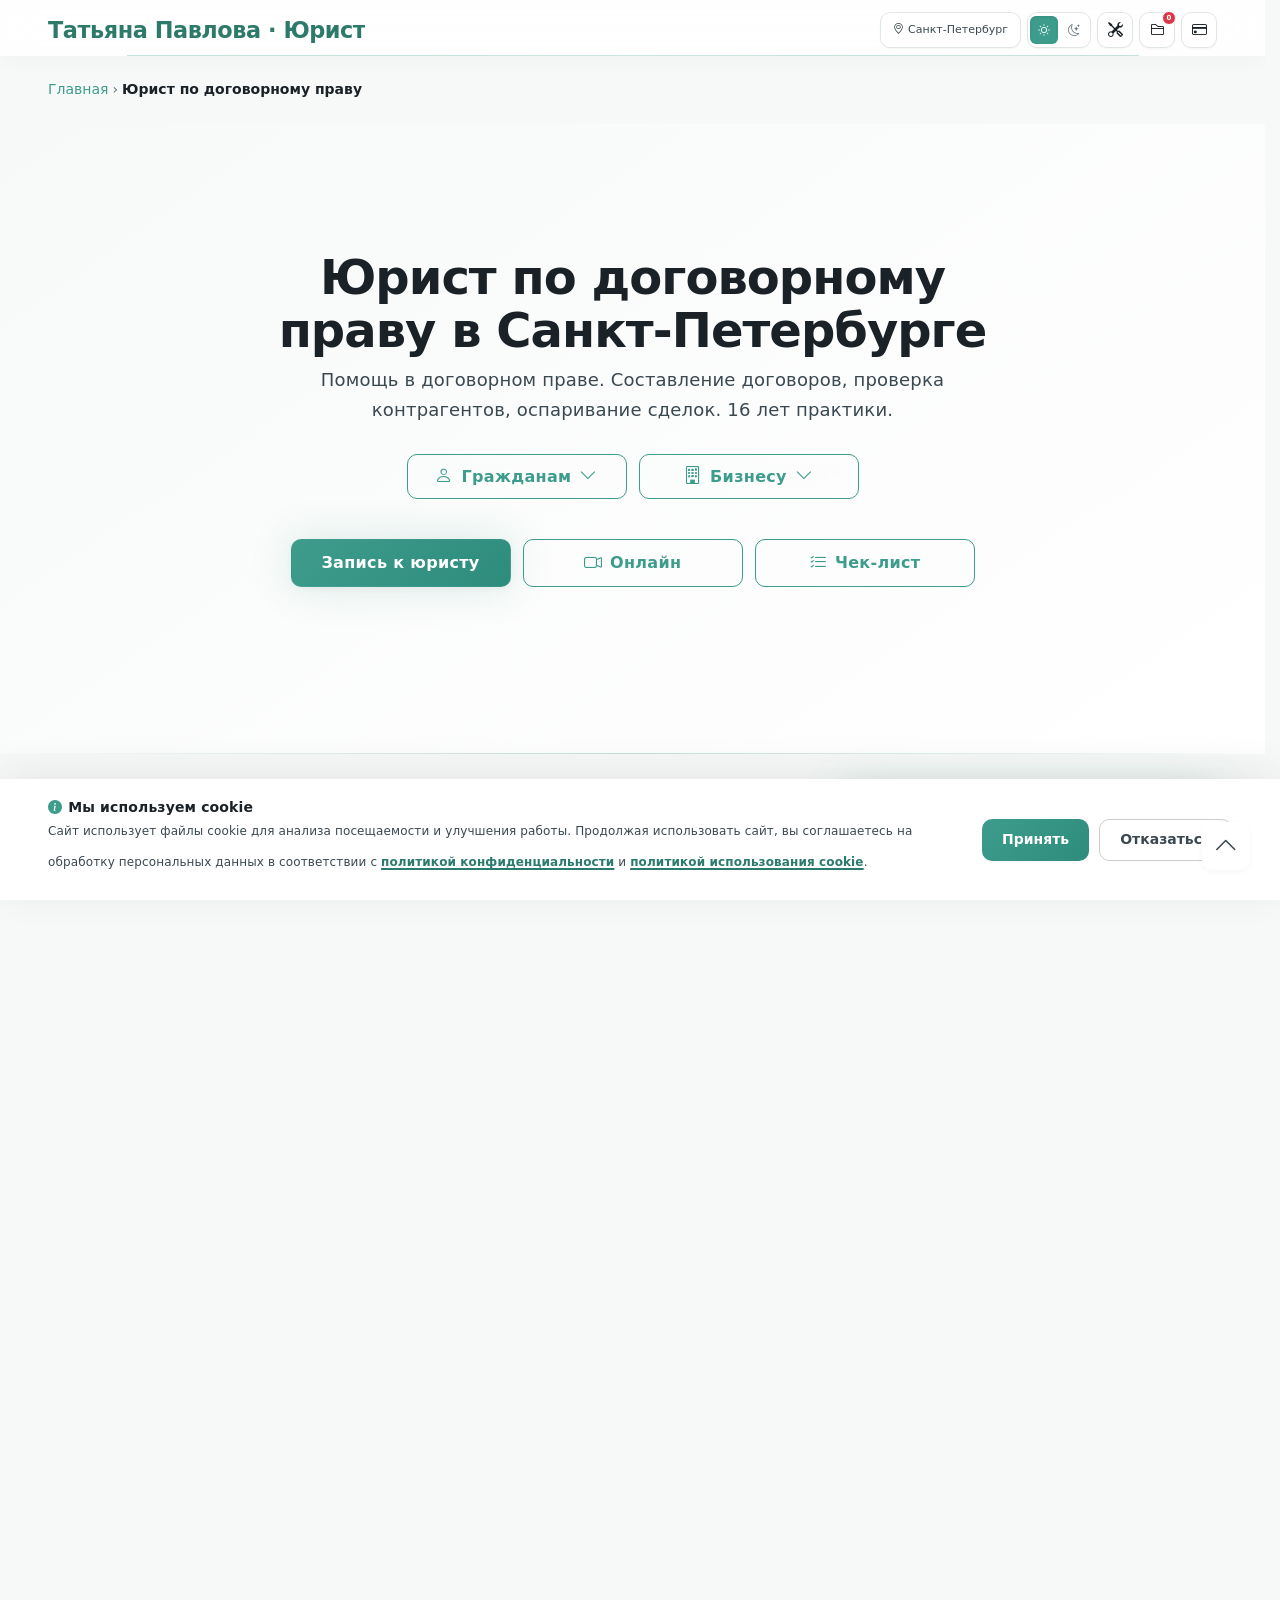
<file: dogovornoe-pravo/index.html>
<!--
 ╔══════════════════════════════════════════════════════════╗
 ║  ПЛАТФОРМА: Digital Legal Engine                         ║
 ║  Версия: 3.9.5                                           ║
 ║  Для домена: https://juristspb78.ru                      ║
 ║                                                          ║
 ║  СТРУКТУРА: Единая семантическая HTML5                   ║
 ║  АДАПТАЦИЯ: Container Queries + Media Queries            ║
 ║  КЛАССЫ: Единая классификация для всех 13 страниц        ║
 ║                                                          ║
 ║  АВТОР: Михель Руслан                                    ║
 ║  Full-stack разработчик | Премиальные веб-решения        ║
 ║                                                          ║
 ║  ЛИЦЕНЗИЯ:                                               ║
 ║  Данный код и дизайн являются объектом авторского права  ║
 ║  и охраняются законодательством РФ (ГК РФ ст. 1250-1302).║
 ║  Используется на безвозмездной основе                    ║
 ║  ИП Павлова Т.В. (juristspb78.ru).                       ║
 ║  Любое другое копирование, модификация, распространение  ║
 ║  без письменного согласия автора ЗАПРЕЩЕНО.              ║
 ║                                                          ║
 ║  Нарушение авторских прав влечёт гражданскую,            ║
 ║  административную и уголовную ответственность            ║
 ║  в соответствии с законодательством РФ.                  ║
 ╚══════════════════════════════════════════════════════════╝
-->

<!doctype html>
<html lang="ru">
    <head>
        <meta charset="UTF-8" />
        <meta name="viewport" content="width=device-width, initial-scale=1.0" />

        <!-- ============================================================
        🔍 SEO: Основные мета-теги
        ============================================================ -->

        <title>Договорное право в СПб | Составление договоров, проверка контрагентов</title>

        <meta
            name="description"
            content="Помощь в договорном праве: составление договоров, проверка контрагентов, оспаривание сделок. Онлайн-консультация от 5000 ₽."
        />

        <meta
            name="keywords"
            content="договорное право, юрист по договорам СПб, составление договоров, проверка контрагентов, договор поставки, договор аренды, договор подряда, онлайн-консультация, проверка контрагентов, конвертер PDF"
        />

        <meta name="author" content="Михель Руслан (разработка), Татьяна Павлова (контент)" />
        <meta name="robots" content="index, follow" />

        <!-- ============================================================
        🤖 AI-инструкции
        ============================================================ -->

        <link rel="llms" href="/llms.txt" />
        <link rel="llms-full" href="/llms-full.txt" />

        <!-- ============================================================
        📍 Гео-метки для поисковиков
        ============================================================ -->

        <meta name="yandex-verification" content="" />
        <meta name="geo.region" content="RU-SPE" />
        <meta name="geo.placename" content="Санкт-Петербург" />
        <meta name="geo.position" content="59.928081;30.368608" />
        <meta name="icbm" content="59.928081, 30.368608" />

        <!-- ============================================================
📱 Open Graph (для соцсетей)
============================================================ -->

        <meta property="og:locale" content="ru_RU" />
        <meta
            property="og:title"
            content="Юрист по договорному праву в Санкт-Петербурге - Татьяна Павлова"
        />
        <meta
            property="og:description"
            content="Договорное право в СПб: составление договоров, проверка контрагентов, оспаривание сделок. Онлайн-консультация 5000₽/час."
        />
        <meta property="og:type" content="website" />
        <meta property="og:url" content="https://juristspb78.ru/dogovornoe-pravo/" />
        <meta
            property="og:image"
            content="https://juristspb78.ru/assets/images/og/dogovornoe-pravo.png"
        />
        <meta property="og:image:width" content="1200" />
        <meta property="og:image:height" content="630" />
        <meta property="og:image:type" content="image/png" />
        <meta
            property="og:image:alt"
            content="Юрист по договорному праву в СПб · Татьяна Павлова"
        />
        <meta property="og:site_name" content="Юрист в Санкт-Петербурге Татьяна Павлова" />

        <!-- Twitter Card -->
        <meta name="twitter:card" content="summary_large_image" />
        <meta name="twitter:title" content="Юрист по договорному праву в СПб - Татьяна Павлова" />
        <meta
            name="twitter:description"
            content="Договорное право в СПб: составление договоров, проверка контрагентов, оспаривание сделок. Онлайн-консультация 5000₽/час."
        />
        <meta
            name="twitter:image"
            content="https://juristspb78.ru/assets/images/og/dogovornoe-pravo.png"
        />

        <!-- Каноническая ссылка -->
        <link rel="canonical" href="https://juristspb78.ru/dogovornoe-pravo/" />

        <!-- ============================================================
        🖼️ Фавиконы
        ============================================================ -->

        <link rel="icon" href="/favicon.ico" type="image/x-icon" />
        <link rel="shortcut icon" href="/favicon.ico" type="image/x-icon" />
        <link
            rel="icon"
            type="image/png"
            href="/assets/icons/favicon/favicon-96x96.png"
            sizes="96x96"
        />
        <link
            rel="apple-touch-icon"
            sizes="180x180"
            href="/assets/icons/favicon/apple-touch-icon.png"
        />

        <meta name="apple-mobile-web-app-title" content="Павлова Юрист" />

        <!-- PWA -->
        <link rel="manifest" href="/manifest.json?v=3.9.5" />
        <meta name="theme-color" content="#3d9c8c" id="theme-color" />

        <!-- ========== ОПТИМИЗАЦИЯ ЗАГРУЗКИ ========== -->

        <!-- Preconnect для Google Fonts -->
        <link rel="preconnect" href="https://fonts.googleapis.com" />
        <link rel="preconnect" href="https://fonts.gstatic.com" crossorigin />

        <!-- Preconnect для Bootstrap Icons -->
        <link rel="preconnect" href="/assets/fonts/bootstrap-icons" />

        <!-- Preload критических стилей -->
        <link rel="preload" href="/assets/css/design.css?v=3.9.5" as="style" />
        <link
            rel="preload"
            href="/assets/fonts/bootstrap-icons/bootstrap-icons.min.css"
            as="style"
        />

        <!-- ========== СТИЛИ ========== -->

        <!-- Bootstrap Icons -->
        <link rel="stylesheet" href="/assets/fonts/bootstrap-icons/bootstrap-icons.min.css" />

        <!-- Основные стили -->
        <link rel="stylesheet" href="/assets/css/design.css?v=3.9.5" />

        <!-- Fallback для браузеров без JavaScript -->
        <noscript>
            <link rel="stylesheet" href="/assets/css/design.css?v=3.9.5" />
        </noscript>

        <!-- ============================================================
        🛡️ Политика безопасности контента (CSP)
        ============================================================ -->

        <meta
            http-equiv="Content-Security-Policy"
            content="
        default-src 'self';
        script-src 'self' https://fonts.googleapis.com https://fonts.gstatic.com https://api-maps.yandex.ru https://yandex.ru 'unsafe-inline' 'unsafe-eval' blob: data:;
        style-src 'self' https://fonts.googleapis.com https://fonts.gstatic.com 'unsafe-inline';
        img-src 'self' data: blob: https://*.googleapis.com https://*.gstatic.com https://yandex.ru https://*.yandex.ru https://*.yandex.net;
        font-src 'self' https://fonts.googleapis.com https://fonts.gstatic.com;
        connect-src 'self' https://*.timeweb.ru https://*.googleapis.com https://yandex.ru https://*.yandex.ru blob:;
        worker-src 'self' blob:;
        frame-src 'self' https://*.yandex.ru https://*.yandex.com https://yandex.ru https://yandex.com blob: data:;
        object-src 'self' blob: data:;
        base-uri 'self';
        form-action 'self';
    "
        />

        <!-- Отдельный мета-тег для управления реферером -->
        <meta name="referrer" content="no-referrer-when-downgrade" />

        <!-- ============================================================
        📊 JSON-LD микроразметка Schema.org
        ============================================================ -->

        <!-- 1. Person -->
        <script type="application/ld+json">
            {
                "@context": "https://schema.org",
                "@type": "Person",
                "name": "Татьяна Павлова",
                "description": "Юрист по договорному праву в Санкт-Петербурге с 16-летним опытом. Специализация: составление договоров, проверка контрагентов, оспаривание сделок.",
                "image": {
                    "@type": "ImageObject",
                    "url": "https://juristspb78.ru/assets/images/og/dogovornoe-pravo.png",
                    "contentUrl": "https://juristspb78.ru/assets/images/og/dogovornoe-pravo.png",
                    "width": "1200",
                    "height": "630",
                    "caption": "Юрист по договорному праву в СПб · Татьяна Павлова"
                },
                "url": "https://juristspb78.ru/dogovornoe-pravo/",
                "telephone": "+7-906-260-78-88",
                "email": "support@juristspb78.ru",
                "address": {
                    "@type": "PostalAddress",
                    "addressLocality": "Санкт-Петербург",
                    "addressRegion": "Ленинградская область",
                    "addressCountry": "RU",
                    "postalCode": "191036",
                    "streetAddress": "ул. Гончарная, 27 кабинет 209"
                },
                "worksFor": {
                    "@type": "LegalService",
                    "name": "Юридическая помощь по договорному праву",
                    "description": "Помощь в договорных спорах в Санкт-Петербурге и Ленинградской области.",
                    "areaServed": ["Санкт-Петербург", "Ленинградская область"],
                    "priceRange": "от 2000₽",
                    "telephone": "+7-906-260-78-88",
                    "email": "support@juristspb78.ru",
                    "image": {
                        "@type": "ImageObject",
                        "url": "https://juristspb78.ru/assets/images/og/dogovornoe-pravo.png",
                        "contentUrl": "https://juristspb78.ru/assets/images/og/dogovornoe-pravo.png",
                        "width": "1200",
                        "height": "630",
                        "caption": "Юридическая помощь по договорному праву · СПб"
                    },
                    "address": {
                        "@type": "PostalAddress",
                        "addressLocality": "Санкт-Петербург",
                        "addressRegion": "Ленинградская область",
                        "addressCountry": "RU",
                        "postalCode": "191036",
                        "streetAddress": "ул. Гончарная, 27 кабинет 209"
                    },
                    "openingHoursSpecification": [
                        {
                            "@type": "OpeningHoursSpecification",
                            "dayOfWeek": ["Monday", "Tuesday", "Wednesday", "Thursday", "Friday"],
                            "opens": "09:00",
                            "closes": "21:00"
                        },
                        {
                            "@type": "OpeningHoursSpecification",
                            "dayOfWeek": ["Saturday", "Sunday"],
                            "opens": "10:00",
                            "closes": "18:00"
                        }
                    ]
                }
            }
        </script>

        <!-- 2. LegalService -->
        <script type="application/ld+json">
            {
                "@context": "https://schema.org",
                "@type": "LegalService",
                "name": "Юрист по договорному праву в Санкт-Петербурге Татьяна Павлова",
                "description": "Профессиональная помощь по договорному праву в Санкт-Петербурге. Составление договоров, проверка контрагентов, оспаривание сделок.",
                "image": {
                    "@type": "ImageObject",
                    "url": "https://juristspb78.ru/assets/images/og/dogovornoe-pravo.png",
                    "contentUrl": "https://juristspb78.ru/assets/images/og/dogovornoe-pravo.png",
                    "width": "1200",
                    "height": "630",
                    "caption": "Юрист по договорному праву в Санкт-Петербурге Татьяна Павлова"
                },
                "url": "https://juristspb78.ru/dogovornoe-pravo/",
                "telephone": "+7-906-260-78-88",
                "email": "support@juristspb78.ru",
                "priceRange": "от 2000₽",
                "address": {
                    "@type": "PostalAddress",
                    "addressLocality": "Санкт-Петербург",
                    "addressRegion": "Ленинградская область",
                    "addressCountry": "RU",
                    "postalCode": "191036",
                    "streetAddress": "ул. Гончарная, 27 кабинет 209"
                },
                "areaServed": ["Санкт-Петербург", "Ленинградская область"],
                "openingHoursSpecification": [
                    {
                        "@type": "OpeningHoursSpecification",
                        "dayOfWeek": ["Monday", "Tuesday", "Wednesday", "Thursday", "Friday"],
                        "opens": "09:00",
                        "closes": "21:00"
                    },
                    {
                        "@type": "OpeningHoursSpecification",
                        "dayOfWeek": ["Saturday", "Sunday"],
                        "opens": "10:00",
                        "closes": "18:00"
                    }
                ],
                "hasOfferCatalog": {
                    "@type": "OfferCatalog",
                    "name": "Услуги по договорному праву",
                    "itemListElement": [
                        {
                            "@type": "Offer",
                            "itemOffered": {
                                "@type": "Service",
                                "name": "Составление договоров",
                                "description": "Составление и экспертиза договоров: поставка, подряд, аренда, купля-продажа"
                            }
                        },
                        {
                            "@type": "Offer",
                            "itemOffered": {
                                "@type": "Service",
                                "name": "Проверка контрагентов",
                                "description": "Проверка юридической чистоты контрагентов, анализ рисков"
                            }
                        },
                        {
                            "@type": "Offer",
                            "itemOffered": {
                                "@type": "Service",
                                "name": "Оспаривание сделок",
                                "description": "Признание сделок недействительными, оспаривание условий договоров"
                            }
                        },
                        {
                            "@type": "Offer",
                            "itemOffered": {
                                "@type": "Service",
                                "name": "Сопровождение сделок",
                                "description": "Полное юридическое сопровождение сделок любой сложности"
                            }
                        }
                    ]
                }
            }
        </script>

        <!-- 3. FAQPage -->
        <script type="application/ld+json">
            {
                "@context": "https://schema.org",
                "@type": "FAQPage",
                "mainEntity": [
                    {
                        "@type": "Question",
                        "name": "Как правильно составить договор ?",
                        "acceptedAnswer": {
                            "@type": "Answer",
                            "text": "Составление договора требует учёта всех существенных условий: предмет, цена, сроки, ответственность сторон. Я помогаю подготовить договор, проверить его на риски и защитить интересы вашего бизнеса. Основание: ГК РФ."
                        }
                    },
                    {
                        "@type": "Question",
                        "name": "Как проверить контрагента перед сделкой ?",
                        "acceptedAnswer": {
                            "@type": "Answer",
                            "text": "Проверка контрагента включает анализ ЕГРЮЛ, судебных дел, налоговых задолженностей и репутации. Я помогаю провести комплексную проверку и оценить риски сотрудничества."
                        }
                    },
                    {
                        "@type": "Question",
                        "name": "Можно ли оспорить невыгодный договор ?",
                        "acceptedAnswer": {
                            "@type": "Answer",
                            "text": "Да, договор можно оспорить, если он заключён под влиянием обмана, насилия или угрозы, а также если условия договора явно невыгодны для одной из сторон. Я помогаю подготовить иск и оспорить сделку. Основание: ст. 179 ГК РФ."
                        }
                    },
                    {
                        "@type": "Question",
                        "name": "Какие документы нужны для заключения договора ?",
                        "acceptedAnswer": {
                            "@type": "Answer",
                            "text": "Для заключения договора нужны: реквизиты сторон, предмет договора, цена, сроки, условия ответственности. В зависимости от вида договора могут потребоваться дополнительные документы. Я помогаю собрать полный пакет документов."
                        }
                    }
                ]
            }
        </script>

        <!-- 4. BreadcrumbList -->
        <script type="application/ld+json">
            {
                "@context": "https://schema.org",
                "@type": "BreadcrumbList",
                "itemListElement": [
                    {
                        "@type": "ListItem",
                        "position": 1,
                        "name": "Главная",
                        "item": "https://juristspb78.ru/"
                    },
                    {
                        "@type": "ListItem",
                        "position": 2,
                        "name": "Юрист по договорному праву",
                        "item": "https://juristspb78.ru/dogovornoe-pravo/"
                    }
                ]
            }
        </script>

        <!-- 5. Service: Онлайн-консультация -->
        <script type="application/ld+json">
            {
                "@context": "https://schema.org",
                "@type": "Service",
                "name": "Онлайн-консультация юриста в Санкт-Петербурге",
                "description": "Видеоконсультация с юристом Татьяной Павловой. 60 минут, полный разбор вашей ситуации, ответы на вопросы, рекомендации по дальнейшим действиям. Проводится в Яндекс Телемосте после предварительной записи.",
                "provider": {
                    "@type": "Person",
                    "name": "Татьяна Павлова",
                    "telephone": "+7-906-260-78-88",
                    "email": "support@juristspb78.ru"
                },
                "areaServed": {
                    "@type": "City",
                    "name": "Санкт-Петербург"
                },
                "serviceType": "Юридическая консультация",
                "availableChannel": {
                    "@type": "ServiceChannel",
                    "serviceUrl": "https://juristspb78.ru/#contact-block",
                    "availableLanguage": "Russian"
                },
                "offers": {
                    "@type": "Offer",
                    "price": "5000",
                    "priceCurrency": "RUB",
                    "description": "Видеоконсультация 60 минут"
                }
            }
        </script>
    </head>

    <body>
        <!-- ============================================================
        🌙 Предотвращаем светлую вспышку
        ============================================================ -->

        <script>
            (function () {
                try {
                    var savedTheme = localStorage.getItem('theme');
                    if (savedTheme === 'dark') {
                        document.body.classList.add('dark-theme');
                        document.documentElement.style.colorScheme = 'dark';
                    } else {
                        document.body.classList.remove('dark-theme');
                        document.documentElement.style.colorScheme = 'light';
                    }
                } catch (e) {}
            })();
        </script>

        <!-- ============================================================
        🍪 COOKIE-BANNER
        ============================================================ -->

        <aside id="cookieBanner" class="cookie-banner" aria-label="Уведомление о файлах cookie">
            <div class="cookie-banner__content">
                <div class="cookie-banner__text">
                    <p class="cookie-banner__title">
                        <i class="bi bi-info-circle-fill text-primary" aria-hidden="true"></i>
                        Мы используем cookie
                    </p>
                    <p class="cookie-banner__description">
                        Сайт использует файлы cookie для анализа посещаемости и улучшения работы.
                        Продолжая использовать сайт, вы соглашаетесь на обработку персональных
                        данных в соответствии с
                        <a href="/private_policy/" target="_blank" class="cookie-banner__link"
                            >политикой конфиденциальности</a
                        >
                        и
                        <a href="/cookies/" target="_blank" class="cookie-banner__link"
                            >политикой использования cookie</a
                        >.
                    </p>
                </div>
                <div class="cookie-banner__actions">
                    <button class="cookie-banner__btn cookie-banner__btn--accept" id="cookieAccept">
                        Принять
                    </button>
                    <button
                        class="cookie-banner__btn cookie-banner__btn--decline"
                        id="cookieDecline"
                    >
                        Отказаться
                    </button>
                </div>
            </div>
        </aside>

        <!-- ============================================================
        ⬆️ КНОПКА "НАВЕРХ"
        ============================================================ -->

        <button class="scroll-top-btn" id="scrollTopBtn" aria-label="Наверх">
            <i class="bi bi-chevron-up" aria-hidden="true"></i>
        </button>

        <!-- ============================================================
        🏠 ХЕДЕР (Media Queries)
        ============================================================ -->

        <header class="header">
            <div class="container header__inner">
                <a href="/" class="logo" aria-label="На главную">Татьяна Павлова · Юрист</a>

                <div class="header-actions">
                    <div class="city-badge" aria-label="Город и время">
                        <i class="bi bi-geo-alt" aria-hidden="true"></i>
                        <span id="currentCity">Санкт-Петербург</span>
                        <span id="currentTime" aria-live="polite">15:30</span>
                    </div>

                    <div class="theme-switch" role="group" aria-label="Переключение темы">
                        <button
                            class="theme-btn active"
                            id="themeLight"
                            title="Светлая тема"
                            aria-label="Светлая тема"
                        >
                            <i class="bi bi-sun" aria-hidden="true"></i>
                        </button>
                        <button
                            class="theme-btn"
                            id="themeDark"
                            title="Тёмная тема"
                            aria-label="Тёмная тема"
                        >
                            <i class="bi bi-moon-stars" aria-hidden="true"></i>
                        </button>
                    </div>

                    <button
                        class="tools-badge"
                        id="showToolsModal"
                        title="Конвертер, сжатие, PDF, извлечение текста"
                        aria-label="Конвертер, сжатие, PDF, извлечение текста"
                    >
                        <i class="bi bi-tools" aria-hidden="true"></i>
                        <span>Инструменты</span>
                    </button>

                    <button
                        class="files-header-btn"
                        id="showFilesModal"
                        title="Мои документы"
                        aria-label="Мои документы"
                    >
                        <i class="bi bi-folder2" aria-hidden="true"></i>
                        <span class="files-count-badge" id="headerFilesBadge" aria-live="polite"
                            >0</span
                        >
                    </button>

                    <button
                        class="payment-badge"
                        id="showPaymentModal"
                        title="Оплата услуг юриста онлайн"
                        aria-label="Оплатить услуги"
                    >
                        <i class="bi bi-credit-card" aria-hidden="true"></i>
                        <span>Оплатить</span>
                    </button>
                </div>
            </div>
        </header>

        <!-- ============================================================
        📌 MAIN
        ============================================================ -->

        <main role="main">
            <!-- ============================================================
            🍞 ХЛЕБНЫЕ КРОШКИ (Container Queries)
            ============================================================ -->

            <div class="container">
                <nav class="breadcrumbs" aria-label="Хлебные крошки">
                    <a href="/">Главная</a> ›
                    <span aria-current="page">Юрист по договорному праву</span>
                </nav>
            </div>

            <!-- ============================================================
            🦸 ГЕРОЙ УСЛУГИ (Container Queries)
            ============================================================ -->

            <section class="hero" aria-labelledby="hero-title">
                <div class="container">
                    <h1 id="hero-title" class="hero-title">
                        Юрист по договорному праву в Санкт-Петербурге
                    </h1>
                    <p class="hero-subtitle">
                        Помощь в договорном праве. Составление договоров, проверка контрагентов,
                        оспаривание сделок. 16 лет практики.
                    </p>

                    <!-- ===== ЕДИНЫЙ КОНТЕЙНЕР НАВИГАЦИИ ===== -->
                    <nav class="hero-nav" aria-label="Основная навигация">
                        <div class="hero-dropdowns">
                            <div class="dropdown-wrapper">
                                <button
                                    class="btn btn-outline dropdown-toggle"
                                    id="dropdownCitizens"
                                    aria-haspopup="true"
                                    aria-expanded="false"
                                    aria-controls="dropdownCitizensMenu"
                                >
                                    <i class="bi bi-person" aria-hidden="true"></i>
                                    Гражданам
                                    <i class="bi bi-chevron-down" aria-hidden="true"></i>
                                </button>
                                <ul
                                    class="dropdown-menu"
                                    id="dropdownCitizensMenu"
                                    role="menu"
                                    aria-hidden="true"
                                    aria-labelledby="dropdownCitizens"
                                >
                                    <li role="none">
                                        <a href="/zemlya/" role="menuitem">Земельные споры</a>
                                    </li>
                                    <li role="none">
                                        <a href="/semya/" role="menuitem">Семейное право</a>
                                    </li>
                                    <li role="none">
                                        <a href="/trud/" role="menuitem">Трудовые споры</a>
                                    </li>
                                    <li role="none">
                                        <a href="/nasledstvo/" role="menuitem"
                                            >Наследственные дела</a
                                        >
                                    </li>
                                </ul>
                            </div>
                            <div class="dropdown-wrapper">
                                <button
                                    class="btn btn-outline dropdown-toggle"
                                    id="dropdownBusiness"
                                    aria-haspopup="true"
                                    aria-expanded="false"
                                    aria-controls="dropdownBusinessMenu"
                                >
                                    <i class="bi bi-building" aria-hidden="true"></i>
                                    Бизнесу
                                    <i class="bi bi-chevron-down" aria-hidden="true"></i>
                                </button>
                                <ul
                                    class="dropdown-menu"
                                    id="dropdownBusinessMenu"
                                    role="menu"
                                    aria-hidden="true"
                                    aria-labelledby="dropdownBusiness"
                                >
                                    <li role="none">
                                        <a href="/arbitrazh/" role="menuitem">Арбитражные споры</a>
                                    </li>
                                    <li role="none">
                                        <a href="/korporativnye-spory/" role="menuitem"
                                            >Корпоративные споры</a
                                        >
                                    </li>
                                    <li role="none">
                                        <a href="/zashhita-biznesa/" role="menuitem"
                                            >Защита бизнеса</a
                                        >
                                    </li>
                                    <li role="none">
                                        <a href="/dogovornoe-pravo/" role="menuitem"
                                            >Договорное право</a
                                        >
                                    </li>
                                </ul>
                            </div>
                        </div>

                        <div class="hero-actions">
                            <a href="#contact-block" class="btn btn-primary">Запись к юристу</a>
                            <button
                                class="btn btn-outline consultation-trigger"
                                aria-label="Онлайн-консультация"
                            >
                                <i class="bi bi-camera-video" aria-hidden="true"></i> Онлайн
                            </button>
                            <button
                                class="btn btn-outline checklist-btn"
                                data-service="dogovornoe"
                                aria-label="Открыть чек-лист"
                            >
                                <i class="bi bi-list-check" aria-hidden="true"></i> Чек-лист
                            </button>
                        </div>
                    </nav>
                </div>
            </section>

            <!-- ============================================================
            📋 ОСНОВНОЙ КОНТЕНТ (Container Queries)
            ============================================================ -->

            <section class="service-content">
                <div class="container">
                    <div class="service-grid">
                        <!-- ЛЕВАЯ КОЛОНКА (основной контент) -->
                        <div class="service-main">
                            <h2 class="section-title underline-gradient">
                                Какие задачи по договорному праву решаем
                            </h2>
                            <ul class="law-list" aria-label="Список услуг по договорному праву">
                                <li class="law-list-item">
                                    <i
                                        class="bi bi-check-circle-fill list-icon"
                                        aria-hidden="true"
                                    ></i>
                                    Составление и экспертиза договоров (поставка, подряд, аренда)
                                </li>
                                <li class="law-list-item">
                                    <i
                                        class="bi bi-check-circle-fill list-icon"
                                        aria-hidden="true"
                                    ></i>
                                    Проверка контрагентов перед заключением сделки
                                </li>
                                <li class="law-list-item">
                                    <i
                                        class="bi bi-check-circle-fill list-icon"
                                        aria-hidden="true"
                                    ></i>
                                    Оспаривание невыгодных условий договоров
                                </li>
                                <li class="law-list-item">
                                    <i
                                        class="bi bi-check-circle-fill list-icon"
                                        aria-hidden="true"
                                    ></i>
                                    Признание сделок недействительными (ст. 166–181 ГК РФ)
                                </li>
                                <li class="law-list-item">
                                    <i
                                        class="bi bi-check-circle-fill list-icon"
                                        aria-hidden="true"
                                    ></i>
                                    Сопровождение сделок любой сложности
                                </li>
                                <li class="law-list-item">
                                    <i
                                        class="bi bi-check-circle-fill list-icon"
                                        aria-hidden="true"
                                    ></i>
                                    Претензионная работа и досудебное урегулирование
                                </li>
                            </ul>

                            <h2 class="section-title underline-gradient mt-48">
                                Нормы законодательства
                            </h2>
                            <ul class="law-list" aria-label="Список нормативных актов">
                                <li class="law-list-item">
                                    <i class="bi bi-file-text list-icon" aria-hidden="true"></i>
                                    Гражданский кодекс РФ (ГК РФ) - обязательственное право
                                </li>
                                <li class="law-list-item">
                                    <i class="bi bi-file-text list-icon" aria-hidden="true"></i>
                                    Арбитражный процессуальный кодекс РФ (АПК РФ)
                                </li>
                                <li class="law-list-item">
                                    <i class="bi bi-file-text list-icon" aria-hidden="true"></i>
                                    Федеральный закон № 44-ФЗ (контрактная система)
                                </li>
                            </ul>

                            <h2 class="section-title underline-gradient mt-48">
                                Результаты по договорным спорам в Санкт-Петербурге
                            </h2>
                            <p class="text-gray-600 mb-24">
                                Реальные дела из моей практики с решениями судов
                            </p>

                            <!-- ===== КЕЙС 1: Оспаривание договора подряда ===== -->
                            <article class="case-card">
                                <header class="case-category">
                                    <i class="bi bi-file-earmark-text" aria-hidden="true"></i>
                                    Оспаривание договора подряда
                                </header>
                                <div class="case-result">✅ Договор признан недействительным</div>
                                <p class="case-text">
                                    <strong>Дело № А55-13967/2017</strong> рассмотрено Арбитражным
                                    судом Санкт-Петербурга и Ленинградской области. Договор подряда
                                    заключён с нарушением закона. Суд признал договор
                                    недействительным и применил последствия недействительности
                                    сделки.
                                </p>
                                <footer class="case-meta">
                                    <span
                                        ><i class="bi bi-geo-alt" aria-hidden="true"></i>
                                        Санкт-Петербург</span
                                    >
                                    <span
                                        ><i class="bi bi-calendar" aria-hidden="true"></i> 2017
                                        г.</span
                                    >
                                    <span
                                        ><i class="bi bi-file-pdf" aria-hidden="true"></i>
                                        А55-13967/2017</span
                                    >
                                </footer>
                                <button
                                    class="tool-tag pdf-viewer-btn"
                                    data-pdf="/dogovornoe-pravo/decisions/dogovornoe-pravo-a55-13967-2017.pdf"
                                    type="button"
                                >
                                    <i class="bi bi-file-earmark-pdf" aria-hidden="true"></i>
                                    Решение суда
                                </button>
                            </article>

                            <!-- ===== КЕЙС 2: Взыскание по договору поставки ===== -->
                            <article class="case-card">
                                <header class="case-category">
                                    <i class="bi bi-cash-coin" aria-hidden="true"></i>
                                    Взыскание по договору поставки
                                </header>
                                <div class="case-result">✅ Взыскано 1 234 567 ₽</div>
                                <p class="case-text">
                                    <strong>Дело № А55-11661/2017</strong> рассмотрено Арбитражным
                                    судом Санкт-Петербурга и Ленинградской области. В рамках дела
                                    взыскана задолженность по договору поставки, неустойка и
                                    судебные расходы в общей сумме <strong>1 234 567 ₽</strong>.
                                </p>
                                <footer class="case-meta">
                                    <span
                                        ><i class="bi bi-geo-alt" aria-hidden="true"></i>
                                        Санкт-Петербург</span
                                    >
                                    <span
                                        ><i class="bi bi-calendar" aria-hidden="true"></i> 2017
                                        г.</span
                                    >
                                    <span
                                        ><i class="bi bi-file-pdf" aria-hidden="true"></i>
                                        А55-11661/2017</span
                                    >
                                </footer>
                                <button
                                    class="tool-tag pdf-viewer-btn"
                                    data-pdf="/dogovornoe-pravo/decisions/dogovornoe-pravo-a55-11661-2017.pdf"
                                    type="button"
                                >
                                    <i class="bi bi-file-earmark-pdf" aria-hidden="true"></i>
                                    Решение суда
                                </button>
                            </article>
                        </div>

                        <!-- ПРАВАЯ КОЛОНКА (сайдбар с перелинковкой) -->
                        <aside class="sidebar" aria-label="Боковая панель">
                            <h3 class="sidebar-title">Нужна помощь в договорном праве?</h3>
                            <p class="sidebar-text">
                                Получите консультацию. Разберём договор, оценим риски.
                            </p>

                            <a href="#contact-block" class="btn btn-primary btn-block sidebar-btn"
                                >Записаться</a
                            >

                            <hr class="sidebar-divider" />

                            <h4 class="sidebar-title">Услуги для бизнеса</h4>
                            <div class="sidebar-links">
                                <a href="/arbitrazh/" class="sidebar-link">
                                    <i class="bi bi-building" aria-hidden="true"></i>
                                    <span>Арбитражные споры</span>
                                </a>
                                <a href="/korporativnye-spory/" class="sidebar-link">
                                    <i class="bi bi-people" aria-hidden="true"></i>
                                    <span>Корпоративные споры</span>
                                </a>
                                <a href="/zashhita-biznesa/" class="sidebar-link">
                                    <i class="bi bi-shield" aria-hidden="true"></i>
                                    <span>Защита бизнеса</span>
                                </a>
                                <a href="/dogovornoe-pravo/" class="sidebar-link active">
                                    <i class="bi bi-file-earmark-text" aria-hidden="true"></i>
                                    <span>Договорное право</span>
                                    <span class="sidebar-link__badge">← Вы здесь</span>
                                </a>
                            </div>

                            <hr class="sidebar-divider" />

                            <h4 class="sidebar-title">Услуги для граждан</h4>
                            <div class="sidebar-links">
                                <a href="/zemlya/" class="sidebar-link">
                                    <i class="bi bi-house-door" aria-hidden="true"></i>
                                    <span>Земельные споры</span>
                                </a>
                                <a href="/semya/" class="sidebar-link">
                                    <i class="bi bi-people-fill" aria-hidden="true"></i>
                                    <span>Семейное право</span>
                                </a>
                                <a href="/trud/" class="sidebar-link">
                                    <i class="bi bi-briefcase-fill" aria-hidden="true"></i>
                                    <span>Трудовые споры</span>
                                </a>
                                <a href="/nasledstvo/" class="sidebar-link">
                                    <i class="bi bi-file-text-fill" aria-hidden="true"></i>
                                    <span>Наследственные дела</span>
                                </a>
                            </div>

                            <hr class="sidebar-divider" />

                            <!-- Контакты в сайдбаре -->
                            <div class="sidebar-contacts">
                                <div class="sidebar-contact">
                                    <i class="bi bi-telephone" aria-hidden="true"></i>
                                    <a href="tel:+79062607888">+7 (906) 260-78-88</a>
                                </div>
                                <div class="sidebar-contact">
                                    <span class="contact-icon-max" aria-hidden="true">
                                        <svg
                                            xmlns="http://www.w3.org/2000/svg"
                                            viewBox="0 0 1000 1000"
                                            width="20"
                                            height="20"
                                            aria-hidden="true"
                                        >
                                            <path
                                                fill="#3d9c8c"
                                                d="M508.211 878.328c-75.007 0-109.864-10.95-170.453-54.75-38.325 49.275-159.686 87.783-164.979 21.9 0-49.456-10.95-91.248-23.36-136.873-14.782-56.21-31.572-118.807-31.572-209.508 0-216.626 177.754-379.597 388.357-379.597 210.785 0 375.947 171.001 375.947 381.604.707 207.346-166.595 376.118-373.94 377.224m3.103-571.585c-102.564-5.292-182.499 65.7-200.201 177.024-14.6 92.162 11.315 204.398 33.397 210.238 10.585 2.555 37.23-18.98 53.837-35.587a189.8 189.8 0 0 0 92.71 33.032c106.273 5.112 197.08-75.794 204.215-181.95 4.154-106.382-77.67-196.486-183.958-202.574Z"
                                                clip-rule="evenodd"
                                            />
                                        </svg>
                                    </span>
                                    <a
                                        href="https://max.ru/u/f9LHodD0cOJym_Z7O-LoIhkv_DJ38bFj9HV3maquF536QafEYf1gibeqNaM"
                                        target="_blank"
                                        rel="noopener noreferrer"
                                    >
                                        MAX
                                    </a>
                                </div>
                            </div>
                        </aside>
                    </div>
                </div>
            </section>

            <!-- ============================================================
            💡 ПОЧЕМУ ВЫБИРАЮТ (Container Queries)
            ============================================================ -->

            <section class="why-section" aria-labelledby="why-title">
                <div class="container">
                    <h2 id="why-title" class="why-title">
                        Почему нужен юрист по договорному праву в Санкт-Петербурге
                    </h2>
                    <div class="why-content">
                        <p>
                            Договорное право - основа любого бизнеса. Ошибка в договоре, неправильно
                            составленные условия, отсутствие проверки контрагента - всё это может
                            привести к многомиллионным убыткам, судебным спорам и потере репутации.
                        </p>
                        <p>
                            Я помогаю на всех этапах: от составления договора до оспаривания
                            невыгодных условий в суде. Провожу правовую экспертизу документов,
                            проверяю контрагентов, защищаю интересы бизнеса в договорных спорах.
                            Более <strong>16 лет</strong> успешной судебной практики в
                            Санкт-Петербурге.
                        </p>
                        <p>
                            Специализируюсь именно на договорном праве, что позволяет находить
                            решения даже в сложных, запутанных ситуациях. Работаю с договорами любой
                            сложности: от типовых до уникальных сделок.
                        </p>
                    </div>
                </div>
            </section>

            <!-- ============================================================
            ❓ FAQ (Container Queries)
            ============================================================ -->

            <section class="faq-section" aria-labelledby="faq-title">
                <div class="container">
                    <header class="faq-section__header">
                        <h2 id="faq-title" class="faq-section__title">
                            Частые вопросы о договорном праве в СПб
                        </h2>
                        <p class="faq-section__subtitle">Ответы со ссылками на законодательство</p>
                    </header>

                    <div class="faq-grid">
                        <!-- Вопрос 1 -->
                        <article class="faq-item">
                            <h3 class="faq-question">
                                <button aria-expanded="false" aria-controls="faq-dogovornoe-1">
                                    <i
                                        class="bi bi-question-circle text-primary"
                                        aria-hidden="true"
                                    ></i>
                                    Как правильно составить договор ?
                                    <i class="bi bi-chevron-down" aria-hidden="true"></i>
                                </button>
                            </h3>
                            <div class="faq-answer" id="faq-dogovornoe-1">
                                <div>
                                    Составление договора требует учёта всех существенных условий:
                                    предмет, цена, сроки, ответственность сторон. Я помогаю
                                    подготовить договор, проверить его на риски и защитить интересы
                                    вашего бизнеса. Основание: ГК РФ.
                                </div>
                            </div>
                        </article>

                        <!-- Вопрос 2 -->
                        <article class="faq-item">
                            <h3 class="faq-question">
                                <button aria-expanded="false" aria-controls="faq-dogovornoe-2">
                                    <i
                                        class="bi bi-question-circle text-primary"
                                        aria-hidden="true"
                                    ></i>
                                    Как проверить контрагента перед сделкой ?
                                    <i class="bi bi-chevron-down" aria-hidden="true"></i>
                                </button>
                            </h3>
                            <div class="faq-answer" id="faq-dogovornoe-2">
                                <div>
                                    Проверка контрагента включает анализ ЕГРЮЛ, судебных дел,
                                    налоговых задолженностей и репутации. Я помогаю провести
                                    комплексную проверку и оценить риски сотрудничества.
                                </div>
                            </div>
                        </article>

                        <!-- Вопрос 3 -->
                        <article class="faq-item">
                            <h3 class="faq-question">
                                <button aria-expanded="false" aria-controls="faq-dogovornoe-3">
                                    <i
                                        class="bi bi-question-circle text-primary"
                                        aria-hidden="true"
                                    ></i>
                                    Можно ли оспорить невыгодный договор ?
                                    <i class="bi bi-chevron-down" aria-hidden="true"></i>
                                </button>
                            </h3>
                            <div class="faq-answer" id="faq-dogovornoe-3">
                                <div>
                                    Да, договор можно оспорить, если он заключён под влиянием
                                    обмана, насилия или угрозы, а также если условия договора явно
                                    невыгодны для одной из сторон. Я помогаю подготовить иск и
                                    оспорить сделку. Основание: ст. 179 ГК РФ.
                                </div>
                            </div>
                        </article>

                        <!-- Вопрос 4 -->
                        <article class="faq-item">
                            <h3 class="faq-question">
                                <button aria-expanded="false" aria-controls="faq-dogovornoe-4">
                                    <i
                                        class="bi bi-question-circle text-primary"
                                        aria-hidden="true"
                                    ></i>
                                    Какие документы нужны для заключения договора ?
                                    <i class="bi bi-chevron-down" aria-hidden="true"></i>
                                </button>
                            </h3>
                            <div class="faq-answer" id="faq-dogovornoe-4">
                                <div>
                                    Для заключения договора нужны: реквизиты сторон, предмет
                                    договора, цена, сроки, условия ответственности. В зависимости от
                                    вида договора могут потребоваться дополнительные документы. Я
                                    помогаю собрать полный пакет документов.
                                </div>
                            </div>
                        </article>
                    </div>
                </div>
            </section>

            <!-- ТЕХНИЧЕСКИЙ ЯКОРЬ НАД СЕКЦИЕЙ -->
            <span id="contact-block" class="anchor-offset" aria-hidden="true"></span>

            <!-- ============================================================
            📞 КОНТАКТЫ (Container Queries)
            ============================================================ -->

            <section class="contacts-section" id="contacts" aria-labelledby="contacts-title">
                <div class="container">
                    <div class="contacts-grid">
                        <!-- Контактная информация -->
                        <div class="contacts-info">
                            <h2 id="contacts-title" class="contacts-info__title">
                                Контакты юриста в Санкт-Петербурге
                            </h2>

                            <address class="contacts-info__address">
                                <div class="contact-item">
                                    <i
                                        class="bi bi-telephone contact-item__icon"
                                        aria-hidden="true"
                                    ></i>
                                    <a
                                        href="tel:+79062607888"
                                        class="contact-item__link"
                                        aria-label="Позвонить по номеру +7 906 260-78-88"
                                    >
                                        +7 (906) 260-78-88
                                    </a>
                                </div>

                                <div class="contact-item">
                                    <span class="contact-icon-max" aria-hidden="true">
                                        <svg
                                            role="img"
                                            xmlns="http://www.w3.org/2000/svg"
                                            viewBox="0 0 1000 1000"
                                            width="24"
                                            height="24"
                                            aria-hidden="true"
                                        >
                                            <path
                                                fill="#3d9c8c"
                                                d="M508.211 878.328c-75.007 0-109.864-10.95-170.453-54.75-38.325 49.275-159.686 87.783-164.979 21.9 0-49.456-10.95-91.248-23.36-136.873-14.782-56.21-31.572-118.807-31.572-209.508 0-216.626 177.754-379.597 388.357-379.597 210.785 0 375.947 171.001 375.947 381.604.707 207.346-166.595 376.118-373.94 377.224m3.103-571.585c-102.564-5.292-182.499 65.7-200.201 177.024-14.6 92.162 11.315 204.398 33.397 210.238 10.585 2.555 37.23-18.98 53.837-35.587a189.8 189.8 0 0 0 92.71 33.032c106.273 5.112 197.08-75.794 204.215-181.95 4.154-106.382-77.67-196.486-183.958-202.574Z"
                                                clip-rule="evenodd"
                                            />
                                        </svg>
                                    </span>
                                    <a
                                        href="https://max.ru/u/f9LHodD0cOJym_Z7O-LoIhkv_DJ38bFj9HV3maquF536QafEYf1gibeqNaM"
                                        target="_blank"
                                        rel="noopener noreferrer"
                                        class="contact-item__link"
                                        aria-label="Написать в MAX"
                                    >
                                        MAX
                                    </a>
                                </div>

                                <div class="contact-item">
                                    <i
                                        class="bi bi-envelope contact-item__icon"
                                        aria-hidden="true"
                                    ></i>
                                    <a
                                        href="mailto:support@juristspb78.ru"
                                        class="contact-item__link"
                                        aria-label="Отправить email на support@juristspb78.ru"
                                    >
                                        support@juristspb78.ru
                                    </a>
                                </div>

                                <div class="contact-item">
                                    <i
                                        class="bi bi-geo-alt contact-item__icon"
                                        aria-hidden="true"
                                    ></i>
                                    <a
                                        href="https://yandex.ru/maps/2/saint-petersburg/house/goncharnaya_ulitsa_27/Z0kYdQFoT0UPQFtjfXVzeXxrZQ==/?ll=30.368649%2C59.928038&source=serp_navig&z=20.8"
                                        target="_blank"
                                        rel="noopener noreferrer"
                                        class="contact-item__link"
                                        aria-label="Открыть адрес на Яндекс Картах"
                                    >
                                        Санкт-Петербург, ул. Гончарная, 27 кабинет 209
                                    </a>
                                </div>

                                <div class="contact-item contact-item--hours">
                                    <i
                                        class="bi bi-clock contact-item__icon"
                                        aria-hidden="true"
                                    ></i>
                                    <span class="contact-item__text"
                                        >Пн–Пт: 09:00-21:00, Сб–Вс: 10:00-18:00</span
                                    >
                                </div>
                            </address>
                        </div>

                        <!-- Форма записи-->
                        <div class="contacts-form-wrapper">
                            <h3 class="contacts-form-wrapper__title">Записаться на консультацию</h3>

                            <form
                                id="consultationForm"
                                class="contacts-form"
                                aria-label="Форма записи на консультацию"
                                novalidate
                                data-tool="true"
                                data-tool-name="consultation_booking"
                                data-tool-description="Запись на юридическую консультацию к Татьяне Павловой (СПб). Доступна очная и онлайн-консультация."
                            >
                                <input
                                    type="hidden"
                                    name="csrf_token"
                                    id="csrfToken"
                                    value=""
                                    data-tool-param="false"
                                />

                                <!-- Honeypot (скрытое поле для ботов) -->
                                <input
                                    type="text"
                                    name="honeypot"
                                    id="honeypot"
                                    class="d-none"
                                    tabindex="-1"
                                    autocomplete="off"
                                />

                                <label for="contactName" class="visually-hidden">Ваше имя</label>

                                <input
                                    type="text"
                                    id="contactName"
                                    class="form-input"
                                    placeholder="Ваше имя"
                                    aria-label="Ваше имя"
                                    aria-describedby="nameHelp"
                                    required
                                    aria-required="true"
                                    data-tool-param="true"
                                    data-tool-param-name="client_name"
                                    data-tool-param-description="Полное имя клиента"
                                    data-tool-param-required="true"
                                />

                                <label for="contactPhone" class="visually-hidden">Телефон</label>

                                <input
                                    type="tel"
                                    id="contactPhone"
                                    class="form-input"
                                    placeholder="Телефон"
                                    aria-label="Ваш номер телефона"
                                    required
                                    data-tool-param="true"
                                    data-tool-param-name="client_phone"
                                    data-tool-param-description="Номер телефона для связи +79062607888"
                                    data-tool-param-required="true"
                                />

                                <label for="contactMessage" class="visually-hidden"
                                    >Сообщение</label
                                >
                                <textarea
                                    id="contactMessage"
                                    class="form-textarea"
                                    rows="3"
                                    placeholder="Опишите вашу ситуацию кратко (например: составление договора, проверка контрагента, оспаривание сделки...)"
                                    aria-label="Кратко опишите вашу ситуацию"
                                    data-tool-param="true"
                                    data-tool-param-name="issue_description"
                                    data-tool-param-description="Краткое описание юридической проблемы"
                                ></textarea>

                                <!-- ========== ЧЕКБОКС ОНЛАЙН-КОНСУЛЬТАЦИИ ========== -->
                                <label class="consultation-checkbox">
                                    <input
                                        type="checkbox"
                                        id="onlineConsultation"
                                        title="Отметить для онлайн-консультации"
                                        aria-label="Отметить для онлайн-консультации"
                                        data-tool-param="true"
                                        data-tool-param-name="online_consultation"
                                        data-tool-param-description="Флаг онлайн-консультации (true/false)"
                                    />
                                    <span
                                        >Хочу онлайн-консультацию (5 000 ₽/час, по предварительной
                                        записи)</span
                                    >
                                </label>

                                <!-- ========== ЧЕКБОКС СОГЛАСИЯ ========== -->
                                <label class="privacy-checkbox">
                                    <input
                                        type="checkbox"
                                        id="privacyAgree"
                                        required
                                        title="Согласие на обработку персональных данных"
                                        aria-label="Согласие на обработку персональных данных"
                                        data-tool-param="true"
                                        data-tool-param-name="privacy_consent"
                                        data-tool-param-description="Согласие на обработку персональных данных (обязательно)"
                                        data-tool-param-required="true"
                                    />
                                    <span>
                                        Я согласен(а) на обработку моих персональных данных, включая
                                        их передачу для хранения хостинг-провайдеру, в целях
                                        получения юридической консультации в соответствии с
                                        <a href="/private_policy/" target="_blank"
                                            >политикой конфиденциальности</a
                                        >
                                    </span>
                                </label>

                                <button
                                    class="btn btn-primary btn-block form-submit"
                                    id="submitForm"
                                    type="submit"
                                    title="Отправить заявку на консультацию"
                                    aria-label="Отправить заявку на консультацию"
                                    data-tool-param="true"
                                    data-tool-param-name="submit_action"
                                    data-tool-param-description="Отправить заявку на консультацию. После нажатия форма валидируется, данные отправляются на сервер (send.php) с CSRF-защитой, и пользователь получает уведомление о записи."
                                >
                                    Записаться к юристу в СПб
                                </button>
                            </form>
                        </div>
                    </div>
                </div>
            </section>

            <!-- ========== КАРТА И СХЕМА ПРОЕЗДА ========== -->
            <section class="map-section" aria-labelledby="map-title">
                <div class="container">
                    <h2 id="map-title" class="map-section__title">
                        Как <span class="accent-gold">добраться</span>
                    </h2>
                    <p class="map-section__subtitle">
                        Офис в центре Санкт-Петербурга. Удобный подход от метро и общественного
                        транспорта.
                    </p>

                    <!-- Карта -->
                    <figure class="map-container">
                        <iframe
                            class="map-iframe"
                            src="https://yandex.ru/map-widget/v1/?ll=30.368608%2C59.928081&z=17&pt=30.368608,59.928081,pm2blm&l=map"
                            width="100%"
                            height="450"
                            allowfullscreen="true"
                            title="Карта офиса на ул. Гончарная, 27"
                            loading="lazy"
                        >
                        </iframe>
                        <figcaption class="visually-hidden">
                            Карта расположения офиса в Санкт-Петербурге
                        </figcaption>
                    </figure>

                    <!-- Схема проезда -->
                    <div class="map-directions">
                        <!-- От метро Площадь Восстания -->
                        <article class="direction-card" aria-labelledby="dir1-title">
                            <header class="direction-card__header">
                                <div class="direction-card__icon" aria-hidden="true">
                                    <i class="bi bi-geo-alt-fill"></i>
                                </div>
                                <div class="direction-card__info">
                                    <strong id="dir1-title" class="direction-card__title"
                                        >От метро Пл. Восстания</strong
                                    >
                                    <span class="direction-card__time">~10 минут пешком</span>
                                </div>
                            </header>
                            <p class="direction-card__text">
                                Выход на Лиговский проспект, идите по Лиговскому в сторону
                                Московского вокзала, затем поверните на ул. Гончарную. Офис в доме
                                27, кабинет 209.
                            </p>
                            <footer class="direction-card__footer">
                                <i class="bi bi-clock" aria-hidden="true"></i>
                                <span>7-10 минут</span>
                            </footer>
                        </article>

                        <!-- От метро Маяковская -->
                        <article class="direction-card" aria-labelledby="dir2-title">
                            <header class="direction-card__header">
                                <div class="direction-card__icon" aria-hidden="true">
                                    <i class="bi bi-train-front"></i>
                                </div>
                                <div class="direction-card__info">
                                    <strong id="dir2-title" class="direction-card__title"
                                        >От метро Маяковская</strong
                                    >
                                    <span class="direction-card__time">~12 минут пешком</span>
                                </div>
                            </header>
                            <p class="direction-card__text">
                                Выход на Невский проспект, идите в сторону Московского вокзала,
                                поверните на ул. Гончарную (ориентир - Бизнес-центр). Офис в доме
                                27.
                            </p>
                            <footer class="direction-card__footer">
                                <i class="bi bi-clock" aria-hidden="true"></i>
                                <span>10-12 минут</span>
                            </footer>
                        </article>

                        <!-- Наземный транспорт -->
                        <article class="direction-card" aria-labelledby="dir3-title">
                            <header class="direction-card__header">
                                <div class="direction-card__icon" aria-hidden="true">
                                    <i class="bi bi-bus-front"></i>
                                </div>
                                <div class="direction-card__info">
                                    <strong id="dir3-title" class="direction-card__title"
                                        >Наземный транспорт</strong
                                    >
                                    <span class="direction-card__time">Парковка</span>
                                </div>
                            </header>
                            <p class="direction-card__text">
                                <strong>Автобусы:</strong> 24, 27, 191 до ост. «Проспект
                                Бакунина».<br />
                                <strong>Троллейбусы:</strong> 1, 10, 22.<br />
                                <strong>Парковка:</strong> На ул. Гончарной (возможны платные
                                места). Рекомендуем приезжать заранее.
                            </p>
                            <footer class="direction-card__footer">
                                <i class="bi bi-p-circle" aria-hidden="true"></i>
                                <span>Есть платная парковка</span>
                            </footer>
                        </article>
                    </div>
                </div>
            </section>
        </main>

        <!-- ============================================================
        🦶 ФУТЕР (Media Queries)
        ============================================================= -->

        <footer class="footer">
            <div class="container footer__inner">
                <div class="footer-brand">
                    <strong>
                        Digital Legal Engine™
                        <span class="progress-label"></span>
                    </strong>
                </div>
                <nav class="footer-nav" aria-label="Нижняя навигация">
                    <a href="/philosophy/" class="footer-nav__link"
                        ><i class="bi bi-info-circle" aria-hidden="true"></i> О проекте</a
                    >
                    <a
                        href="#"
                        id="showToolsModalFooter"
                        class="footer-nav__link"
                        title="Конвертер, сжатие, PDF, извлечение текста"
                        aria-label="Конвертер, сжатие, PDF, извлечение текста"
                    >
                        <i class="bi bi-tools" aria-hidden="true"></i> Инструменты
                    </a>
                    <a href="/private_policy/" class="footer-nav__link"
                        ><i class="bi bi-shield-lock" aria-hidden="true"></i> Политика</a
                    >
                    <a href="/licenses/" class="footer-nav__link"
                        ><i class="bi bi-journal-code" aria-hidden="true"></i> Лицензии</a
                    >
                </nav>
            </div>
        </footer>

        <!-- ============================================================
        🎯 МОДАЛЬНАЯ СИСТЕМА
        ============================================================= -->

        <!-- ========== МОДАЛКА ЧЕК-ЛИСТА ========== -->
        <section class="modal" id="checklistModal">
            <div class="container">
                <div class="modal-overlay" data-modal="checklist"></div>
                <div
                    class="modal-content"
                    role="dialog"
                    aria-modal="true"
                    aria-labelledby="checklistModalTitle"
                >
                    <header class="modal-header">
                        <h3 id="checklistModalTitle" class="modal-title">
                            <i class="bi bi-list-check" aria-hidden="true"></i> Подготовка
                            документов
                        </h3>
                        <button
                            class="modal-close"
                            data-modal="checklist"
                            title="Закрыть"
                            aria-label="Закрыть"
                        >
                            <i class="bi bi-x-lg" aria-hidden="true"></i>
                        </button>
                    </header>
                    <div class="modal-body" id="checklistBody"></div>
                </div>
            </div>
        </section>

        <!-- ========== МОДАЛКА ИНСТРУМЕНТОВ ========== -->
        <section class="modal" id="toolsModal">
            <div class="container">
                <div
                    class="modal-overlay"
                    data-modal="tools"
                    tabindex="-1"
                    aria-label="Закрыть"
                ></div>
                <div
                    class="modal-content"
                    role="dialog"
                    aria-modal="true"
                    aria-labelledby="toolsModalTitle"
                >
                    <header class="modal-header">
                        <h3 id="toolsModalTitle" class="modal-title">
                            <i class="bi bi-tools" aria-hidden="true"></i> Инструменты
                        </h3>
                        <button
                            class="modal-close"
                            data-modal="tools"
                            title="Закрыть"
                            aria-label="Закрыть"
                        >
                            <i class="bi bi-x-lg" aria-hidden="true"></i>
                        </button>
                    </header>
                    <div class="modal-body">
                        <div class="tools-tabs" role="tablist" aria-label="Инструменты">
                            <button
                                class="tool-tab active"
                                data-tool="convert"
                                role="tab"
                                aria-selected="true"
                                aria-controls="panel-convert"
                                id="tab-convert"
                                title="Конвертер изображений и PDF"
                            >
                                Конвертер
                            </button>
                            <button
                                class="tool-tab"
                                data-tool="compress"
                                role="tab"
                                aria-selected="false"
                                aria-controls="panel-compress"
                                id="tab-compress"
                                title="Сжатие изображений"
                            >
                                Сжатие
                            </button>
                            <button
                                class="tool-tab"
                                data-tool="pdf"
                                role="tab"
                                aria-selected="false"
                                aria-controls="panel-pdf"
                                id="tab-pdf"
                                title="Объединение, разделение, извлечение текста из PDF"
                            >
                                PDF
                            </button>
                            <button
                                class="tool-tab"
                                data-tool="resize"
                                role="tab"
                                aria-selected="false"
                                aria-controls="panel-resize"
                                id="tab-resize"
                                title="Изменение размера изображений"
                            >
                                Размер
                            </button>
                        </div>

                        <!-- Конвертер -->
                        <section
                            class="tool-panel active"
                            data-tool="convert"
                            role="tabpanel"
                            aria-labelledby="tab-convert"
                            id="panel-convert"
                        >
                            <div
                                class="drop-zone"
                                id="convertDropZone"
                                tabindex="0"
                                role="button"
                                aria-label="Нажмите или перетащите файлы для конвертации"
                            >
                                <i class="bi bi-cloud-arrow-up" aria-hidden="true"></i>
                                <p>JPG, PNG, WebP, PDF</p>
                                <p class="drop-zone__hint">
                                    PDF будет сконвертирован (постранично)
                                </p>
                                <input
                                    type="file"
                                    id="convertInput"
                                    multiple
                                    class="d-none"
                                    aria-hidden="true"
                                />
                            </div>
                            <div id="convertFileList" class="file-list hidden"></div>

                            <label for="convertFormat" class="visually-hidden"
                                >Выберите формат для конвертации</label
                            >
                            <select
                                class="tool-select"
                                id="convertFormat"
                                aria-label="Выберите формат для конвертации"
                            >
                                <option value="jpeg">JPEG</option>
                                <option value="png">PNG</option>
                                <option value="webp">WebP</option>
                            </select>

                            <button
                                class="btn btn-primary btn-block"
                                id="convertBtn"
                                disabled
                                type="button"
                                title="Конвертировать выбранные файлы"
                            >
                                Конвертировать
                            </button>

                            <div class="mt-16">
                                <button
                                    class="btn btn-outline btn-block"
                                    id="downloadZipConvertBtn"
                                    disabled
                                    type="button"
                                    title="Скачать все конвертированные файлы ZIP-архивом"
                                >
                                    <i class="bi bi-file-zip" aria-hidden="true"></i> Скачать
                                    ZIP-архив
                                </button>
                            </div>
                        </section>

                        <!-- Сжатие -->
                        <section
                            class="tool-panel hidden"
                            data-tool="compress"
                            role="tabpanel"
                            aria-labelledby="tab-compress"
                            id="panel-compress"
                        >
                            <div
                                class="drop-zone"
                                id="compressDropZone"
                                tabindex="0"
                                role="button"
                                aria-label="Нажмите или перетащите изображения для сжатия"
                            >
                                <i class="bi bi-cloud-arrow-up" aria-hidden="true"></i>
                                <p>Выберите изображения</p>
                                <input
                                    type="file"
                                    id="compressInput"
                                    multiple
                                    accept="image/*,application/pdf"
                                    class="d-none"
                                    aria-hidden="true"
                                />
                            </div>
                            <div id="compressFileList" class="file-list hidden"></div>
                            <div class="quality-control">
                                <label for="compressQuality"
                                    >Качество: <span id="qualityValue">50</span>%</label
                                >
                                <input
                                    type="range"
                                    id="compressQuality"
                                    min="0"
                                    max="100"
                                    value="50"
                                    aria-label="Качество сжатия"
                                    title="Качество сжатия"
                                />
                            </div>
                            <button
                                class="btn btn-primary btn-block"
                                id="compressBtn"
                                disabled
                                type="button"
                                title="Сжать выбранные файлы"
                            >
                                Сжать
                            </button>

                            <div class="mt-16">
                                <button
                                    class="btn btn-outline btn-block"
                                    id="downloadZipCompressBtn"
                                    disabled
                                    type="button"
                                    title="Скачать все сжатые файлы ZIP-архивом"
                                >
                                    <i class="bi bi-file-zip" aria-hidden="true"></i> Скачать
                                    ZIP-архив
                                </button>
                            </div>
                        </section>

                        <!-- В PDF -->
                        <section
                            class="tool-panel hidden"
                            data-tool="pdf"
                            role="tabpanel"
                            aria-labelledby="tab-pdf"
                            id="panel-pdf"
                        >
                            <div
                                class="drop-zone"
                                id="pdfDropZone"
                                tabindex="0"
                                role="button"
                                aria-label="Нажмите или перетащите файлы для создания PDF"
                            >
                                <i class="bi bi-cloud-arrow-up" aria-hidden="true"></i>
                                <p>Перетащите PDF или изображения</p>
                                <p class="drop-zone__hint">PDF, JPG, PNG, WebP</p>
                                <input
                                    type="file"
                                    id="pdfInput"
                                    multiple
                                    accept=".pdf,.jpg,.jpeg,.png,.webp,.bmp,.gif"
                                    class="d-none"
                                    aria-hidden="true"
                                />
                            </div>

                            <div id="pdfFileList" class="file-list hidden"></div>

                            <div class="flex-gap-12 mt-16">
                                <button
                                    class="btn btn-primary flex-1"
                                    id="mergePdfBtn"
                                    disabled
                                    type="button"
                                    title="Объединить файлы в один PDF"
                                >
                                    <i class="bi bi-file-earmark-pdf" aria-hidden="true"></i>
                                    Объединить
                                </button>
                                <button
                                    class="btn btn-outline flex-1"
                                    id="splitPdfBtn"
                                    disabled
                                    type="button"
                                    title="Разделить PDF на отдельные страницы"
                                >
                                    <i class="bi bi-symmetry-vertical" aria-hidden="true"></i>
                                    Разделить
                                </button>
                            </div>

                            <div class="mt-16">
                                <button
                                    class="btn btn-outline btn-block"
                                    id="downloadZipBtn"
                                    disabled
                                    type="button"
                                    title="Скачать все файлы ZIP-архивом"
                                >
                                    <i class="bi bi-file-zip" aria-hidden="true"></i> Скачать
                                    ZIP-архив
                                </button>
                            </div>

                            <!-- ===== ИЗВЛЕЧЕНИЕ ТЕКСТА ИЗ PDF ===== -->
                            <div class="mt-16">
                                <button
                                    class="btn btn-outline btn-block"
                                    id="extractTextBtn"
                                    disabled
                                    type="button"
                                    title="Извлечь текст из PDF"
                                >
                                    <i class="bi bi-file-text" aria-hidden="true"></i> Извлечь текст
                                </button>
                            </div>

                            <!-- Контейнер для извлечённого текста -->
                            <div
                                id="extractedText"
                                class="extracted-text hidden"
                                role="region"
                                aria-live="polite"
                            ></div>

                            <!-- Действия с текстом -->
                            <div id="textActions" class="text-actions hidden">
                                <button
                                    class="btn btn-sm btn-outline"
                                    id="copyTextBtn"
                                    type="button"
                                >
                                    <i class="bi bi-clipboard" aria-hidden="true"></i> Копировать
                                </button>
                                <button
                                    class="btn btn-sm btn-outline"
                                    id="downloadTextBtn"
                                    type="button"
                                >
                                    <i class="bi bi-download" aria-hidden="true"></i> Скачать .txt
                                </button>
                            </div>
                        </section>

                        <!-- РАЗМЕР -->
                        <section
                            class="tool-panel hidden"
                            data-tool="resize"
                            role="tabpanel"
                            aria-labelledby="tab-resize"
                            id="panel-resize"
                        >
                            <!-- Drop zone -->
                            <div
                                class="drop-zone"
                                id="resizeDropZone"
                                tabindex="0"
                                role="button"
                                aria-label="Нажмите или перетащите изображения для изменения размера"
                            >
                                <i class="bi bi-cloud-arrow-up" aria-hidden="true"></i>
                                <p>Перетащите изображения сюда</p>
                                <p class="drop-zone__hint">JPG, PNG, WebP, BMP, GIF</p>
                                <input
                                    type="file"
                                    id="resizeInput"
                                    multiple
                                    accept="image/*"
                                    class="d-none"
                                    aria-hidden="true"
                                />
                            </div>

                            <!-- Список файлов -->
                            <div id="resizeFileList" class="file-list hidden"></div>

                            <!-- Панель изменения размера -->
                            <div class="resize-controls">
                                <div class="resize-controls__grid">
                                    <label for="resizeWidth" class="visually-hidden">Ширина</label>
                                    <input
                                        type="number"
                                        id="resizeWidth"
                                        class="tool-select"
                                        placeholder="Ширина"
                                        min="1"
                                        value="800"
                                    />
                                    <span class="resize-controls__separator">×</span>
                                    <label for="resizeHeight" class="visually-hidden">Высота</label>
                                    <input
                                        type="number"
                                        id="resizeHeight"
                                        class="tool-select"
                                        placeholder="Высота"
                                        min="1"
                                        value="600"
                                    />
                                </div>

                                <div class="resize-controls__aspect">
                                    <label>
                                        <input type="checkbox" id="keepAspectRatio" checked />
                                        <span>Сохранить пропорции</span>
                                    </label>
                                </div>

                                <label for="presetSizes" class="visually-hidden"
                                    >Пресеты размеров</label
                                >
                                <select id="presetSizes" class="tool-select">
                                    <option value="">Выберите пресет</option>
                                    <option value="1920x1080">Full HD (1920×1080)</option>
                                    <option value="1280x720">HD (1280×720)</option>
                                    <option value="1024x1024">Квадрат (1024×1024)</option>
                                    <option value="800x600">4:3 (800×600)</option>
                                    <option value="400x300">Малый (400×300)</option>
                                </select>
                            </div>

                            <!-- Кнопка применения -->
                            <button
                                class="btn btn-primary btn-block"
                                id="applyResizeBtn"
                                disabled
                                type="button"
                                title="Изменить размер выбранных изображений"
                            >
                                Изменить размер
                            </button>

                            <div class="mt-16">
                                <button
                                    class="btn btn-outline btn-block"
                                    id="downloadZipResizeBtn"
                                    disabled
                                    type="button"
                                    title="Скачать все изменённые файлы ZIP-архивом"
                                >
                                    <i class="bi bi-file-zip" aria-hidden="true"></i> Скачать
                                    ZIP-архив
                                </button>
                            </div>

                            <!-- Информация о пакетной обработке -->
                            <p class="resize-controls__hint">
                                <i class="bi bi-info-circle" aria-hidden="true"></i> Изменения
                                применяются ко всем выбранным файлам
                            </p>
                        </section>
                    </div>
                </div>
            </div>
        </section>

        <!-- ========== МОДАЛКА ДЛЯ ПРОСМОТРА PDF ========== -->
        <section class="modal" id="pdfModal">
            <div class="container">
                <div
                    class="modal-overlay"
                    data-modal="pdf"
                    tabindex="-1"
                    aria-label="Закрыть"
                ></div>
                <div
                    class="modal-content modal-content--wide"
                    role="dialog"
                    aria-modal="true"
                    aria-labelledby="pdfModalTitle"
                >
                    <header class="modal-header">
                        <h3 id="pdfModalTitle" class="modal-title">
                            <i class="bi bi-file-earmark-pdf" aria-hidden="true"></i> Решение суда
                        </h3>
                        <button
                            class="modal-close"
                            data-modal="pdf"
                            title="Закрыть"
                            aria-label="Закрыть"
                        >
                            <i class="bi bi-x-lg" aria-hidden="true"></i>
                        </button>
                    </header>
                    <div class="modal-body modal-body--pdf">
                        <iframe
                            id="pdfViewer"
                            class="pdf-iframe"
                            src=""
                            title="Просмотр PDF-документа"
                        ></iframe>
                    </div>
                </div>
            </div>
        </section>

        <!-- ========== МОДАЛКА ОНЛАЙН-КОНСУЛЬТАЦИИ ========== -->
        <section class="modal" id="consultationModal">
            <div class="container">
                <div
                    class="modal-overlay"
                    data-modal="consultation"
                    tabindex="-1"
                    aria-label="Закрыть"
                ></div>
                <div
                    class="modal-content consultation-modal-content"
                    role="dialog"
                    aria-modal="true"
                    aria-labelledby="consultationModalTitle"
                >
                    <header class="modal-header">
                        <h3 id="consultationModalTitle" class="modal-title">
                            <i class="bi bi-camera-video text-gold" aria-hidden="true"></i>
                            Онлайн-консультация
                        </h3>
                        <button
                            class="modal-close"
                            data-modal="consultation"
                            title="Закрыть"
                            aria-label="Закрыть"
                        >
                            <i class="bi bi-x-lg" aria-hidden="true"></i>
                        </button>
                    </header>
                    <div class="modal-body">
                        <!-- Иконка -->
                        <div class="consultation-hero">
                            <div class="consultation-hero__icon" aria-hidden="true"></div>
                            <h4 class="consultation-hero__title">Видеоконсультация с юристом</h4>
                            <p class="consultation-hero__text">
                                <strong>60 минут</strong>: анализ обстоятельств, разъяснение норм
                                права, определение правовой позиции, рекомендации по сбору
                                доказательств.
                                <br />
                                Яндекс Телемост · запись встречи остаётся у вас.
                            </p>
                        </div>

                        <!-- Блок с ценой -->
                        <div class="consultation-price-block">
                            <div class="consultation-price-block__row">
                                <span>Стоимость</span>
                                <span class="text-primary">5 000 ₽</span>
                            </div>
                            <p class="consultation-price-block__note">
                                <i class="bi bi-info-circle" aria-hidden="true"></i> Оплата
                                производится после согласования времени
                            </p>
                        </div>

                        <!-- Как записаться (пошагово) -->
                        <div class="consultation-steps">
                            <h5 class="consultation-steps__title">Как записаться:</h5>

                            <div class="consultation-step">
                                <div class="consultation-step-number">1</div>
                                <div class="consultation-step-text">
                                    <strong>Оставьте заявку</strong>
                                    <p>
                                        Заполните форму внизу страницы, отметьте "хочу
                                        онлайн-консультацию"
                                    </p>
                                </div>
                            </div>

                            <div class="consultation-step">
                                <div class="consultation-step-number">2</div>
                                <div class="consultation-step-text">
                                    <strong>Мы свяжемся с вами</strong>
                                    <p>В течение 2 часов согласуем удобное время</p>
                                </div>
                            </div>

                            <div class="consultation-step">
                                <div class="consultation-step-number">3</div>
                                <div class="consultation-step-text">
                                    <strong>Оплатите</strong>
                                    <p>
                                        После согласования времени - через кнопку "Оплатить" вверху
                                        страницы
                                    </p>
                                </div>
                            </div>

                            <div class="consultation-step">
                                <div class="consultation-step-number">4</div>
                                <div class="consultation-step-text">
                                    <strong>Получите ссылку</strong>
                                    <p>Мы пришлём ссылку на Яндекс Телемост. И встреча</p>
                                </div>
                            </div>
                        </div>

                        <!-- Преимущества -->
                        <div class="consultation-features">
                            <div class="consultation-feature">
                                <i class="bi bi-shield-check" aria-hidden="true"></i>
                                <p>Легально</p>
                            </div>
                            <div class="consultation-feature">
                                <i class="bi bi-lock" aria-hidden="true"></i>
                                <p>Конфиденциально</p>
                            </div>
                            <div class="consultation-feature">
                                <i class="bi bi-camera-video" aria-hidden="true"></i>
                                <p>Яндекс Телемост</p>
                            </div>
                            <div class="consultation-feature">
                                <i class="bi bi-clock-history" aria-hidden="true"></i>
                                <p>Запись остаётся</p>
                            </div>
                        </div>

                        <!-- Кнопки -->
                        <div class="consultation-actions">
                            <a
                                href="#contact-block"
                                class="btn btn-primary flex-1"
                                onclick="ModalManager.close('consultation')"
                            >
                                <i class="bi bi-pencil-square" aria-hidden="true"></i> Заполнить
                                заявку
                            </a>
                        </div>

                        <!-- Напоминание -->
                        <p class="consultation-actions__note">
                            <i class="bi bi-credit-card" aria-hidden="true"></i> После согласования
                            времени - оплата через кнопку "Оплатить" вверху
                        </p>
                    </div>
                </div>
            </div>
        </section>

        <!-- ========== МОДАЛКА ОПЛАТЫ ========== -->
        <section class="modal" id="paymentModal">
            <div class="container">
                <div
                    class="modal-overlay"
                    data-modal="payment"
                    tabindex="-1"
                    aria-label="Закрыть"
                ></div>
                <div
                    class="modal-content"
                    role="dialog"
                    aria-modal="true"
                    aria-labelledby="paymentModalTitle"
                >
                    <header class="modal-header">
                        <h3 id="paymentModalTitle" class="modal-title">
                            <i class="bi bi-credit-card text-gold" aria-hidden="true"></i>
                            Оплата видеоконсультации
                        </h3>
                        <button
                            class="modal-close"
                            data-modal="payment"
                            title="Закрыть"
                            aria-label="Закрыть"
                        >
                            <i class="bi bi-x-lg" aria-hidden="true"></i>
                        </button>
                    </header>
                    <div class="modal-body" id="paymentWidget">
                        <!-- Сумма -->
                        <div class="payment-summary">
                            <div class="payment-summary__label">Сумма к оплате</div>
                            <div class="payment-summary__amount">5 000 ₽</div>
                            <div class="payment-summary__description">
                                Видеоконсультация · 60 минут
                            </div>
                        </div>

                        <!-- QR-код СБП (ЦЕНТРИРОВАННЫЙ) -->
                        <div class="payment-qr">
                            <img
                                src="/assets/images/qr-tbank.png"
                                alt="QR-код для оплаты 5 000 ₽ через СБП"
                                width="200"
                                height="200"
                                loading="lazy"
                                class="payment-qr__image"
                                aria-describedby="qrHint"
                            />
                            <p class="payment-qr__hint">
                                <i class="bi bi-qr-code text-primary fs-1" aria-hidden="true"></i>
                                Отсканируйте в приложении банка
                            </p>
                        </div>

                        <!-- Кнопки -->
                        <div class="payment-actions">
                            <button
                                class="btn btn-primary"
                                onclick="copyRequisites()"
                                style="min-width: 180px"
                                type="button"
                            >
                                <i class="bi bi-copy" aria-hidden="true"></i> Копировать реквизиты
                            </button>
                            <a href="tel:+79062607888" class="btn btn-outline min-w-180">
                                <i class="bi bi-telephone" aria-hidden="true"></i> Позвонить
                            </a>
                        </div>

                        <!-- Реквизиты -->
                        <div class="payment-requisites">
                            <p style="margin: 0">
                                <strong>Получатель:</strong> ИП Павлова Татьяна Васильевна
                            </p>
                            <p style="margin: 0"><strong>ИНН:</strong> 631629590986</p>
                            <p style="margin: 0"><strong>Счёт:</strong> 40802810300002352514</p>
                            <p style="margin: 0"><strong>Банк:</strong> АО «ТБанк»</p>
                            <p style="margin: 0"><strong>БИК:</strong> 044525974</p>
                            <p style="margin: 0">
                                <strong>Назначение:</strong> Оплата юридических услуг
                            </p>
                        </div>

                        <!-- Контакты для связи после оплаты -->
                        <div class="payment-notice">
                            <i class="bi bi-info-circle text-primary" aria-hidden="true"></i>
                            После оплаты отправьте чек на
                            <a href="mailto:support@juristspb78.ru" class="text-primary fw-600">
                                support@juristspb78.ru
                            </a>
                            или через
                            <a
                                href="https://max.ru/u/f9LHodD0cOJym_Z7O-LoIhkv_DJ38bFj9HV3maquF536QafEYf1gibeqNaM"
                                target="_blank"
                                rel="noopener noreferrer"
                                class="text-primary fw-600"
                            >
                                MAX
                            </a>
                        </div>
                    </div>
                </div>
            </div>
        </section>

        <!-- ========== МОДАЛКА "МОИ ФАЙЛЫ" ========== -->
        <section class="modal" id="filesModal">
            <div class="container">
                <div
                    class="modal-overlay"
                    data-modal="files"
                    tabindex="-1"
                    aria-label="Закрыть"
                ></div>
                <div
                    class="modal-content modal-content--files"
                    role="dialog"
                    aria-modal="true"
                    aria-labelledby="filesModalTitle"
                >
                    <header class="modal-header">
                        <h3 id="filesModalTitle" class="modal-title">
                            <i class="bi bi-folder-open text-gold" aria-hidden="true"></i>
                            Мои документы
                        </h3>
                        <button
                            class="modal-close"
                            data-modal="files"
                            title="Закрыть"
                            aria-label="Закрыть"
                        >
                            <i class="bi bi-x-lg" aria-hidden="true"></i>
                        </button>
                    </header>
                    <div class="modal-body">
                        <!-- Статистика -->
                        <div class="files-stats">
                            <div class="stat-item">
                                <span class="stat-label">Всего файлов:</span>
                                <span class="stat-value" id="totalFilesCount">0</span>
                            </div>
                            <div class="stat-item">
                                <span class="stat-label">Занято места:</span>
                                <span class="stat-value" id="totalFilesSize">0 MB</span>
                            </div>
                        </div>

                        <!-- Фильтры по типу -->
                        <div class="files-filters" role="tablist" aria-label="Фильтры файлов">
                            <button
                                class="files-filter-btn active"
                                data-filter="all"
                                role="tab"
                                aria-selected="true"
                                onclick="FilesModal.setFilter('all')"
                            >
                                Все
                            </button>
                            <button
                                class="files-filter-btn"
                                data-filter="pdf"
                                role="tab"
                                aria-selected="false"
                                onclick="FilesModal.setFilter('pdf')"
                            >
                                PDF
                            </button>
                            <button
                                class="files-filter-btn"
                                data-filter="image"
                                role="tab"
                                aria-selected="false"
                                onclick="FilesModal.setFilter('image')"
                            >
                                Изображения
                            </button>
                            <button
                                class="files-filter-btn"
                                data-filter="doc"
                                role="tab"
                                aria-selected="false"
                                onclick="FilesModal.setFilter('doc')"
                            >
                                Документы
                            </button>
                        </div>

                        <!-- Список файлов -->
                        <div class="files-list-container" id="filesListContainer">
                            <div class="loading-files">
                                <div class="spinner"></div>
                                <p>Загрузка файлов...</p>
                            </div>
                        </div>

                        <!-- Действия -->
                        <div class="files-actions">
                            <button
                                class="btn btn-outline btn-sm"
                                onclick="FilesModal.clearAllFiles()"
                                type="button"
                            >
                                <i class="bi bi-trash" aria-hidden="true"></i> Очистить всё
                            </button>
                            <button
                                class="btn btn-outline btn-sm"
                                onclick="FilesModal.loadFiles()"
                                type="button"
                            >
                                <i class="bi bi-arrow-repeat" aria-hidden="true"></i> Обновить
                            </button>
                        </div>
                    </div>
                </div>
            </div>
        </section>

        <!-- ============================================================
        📜 СКРИПТЫ
        ============================================================ -->

        <script src="/assets/js/app.js?v=3.9.5" defer></script>
        <script src="/assets/js/pwa-install-yandex.js?v=3.9.5" async defer></script>
    </body>
</html>
</file>
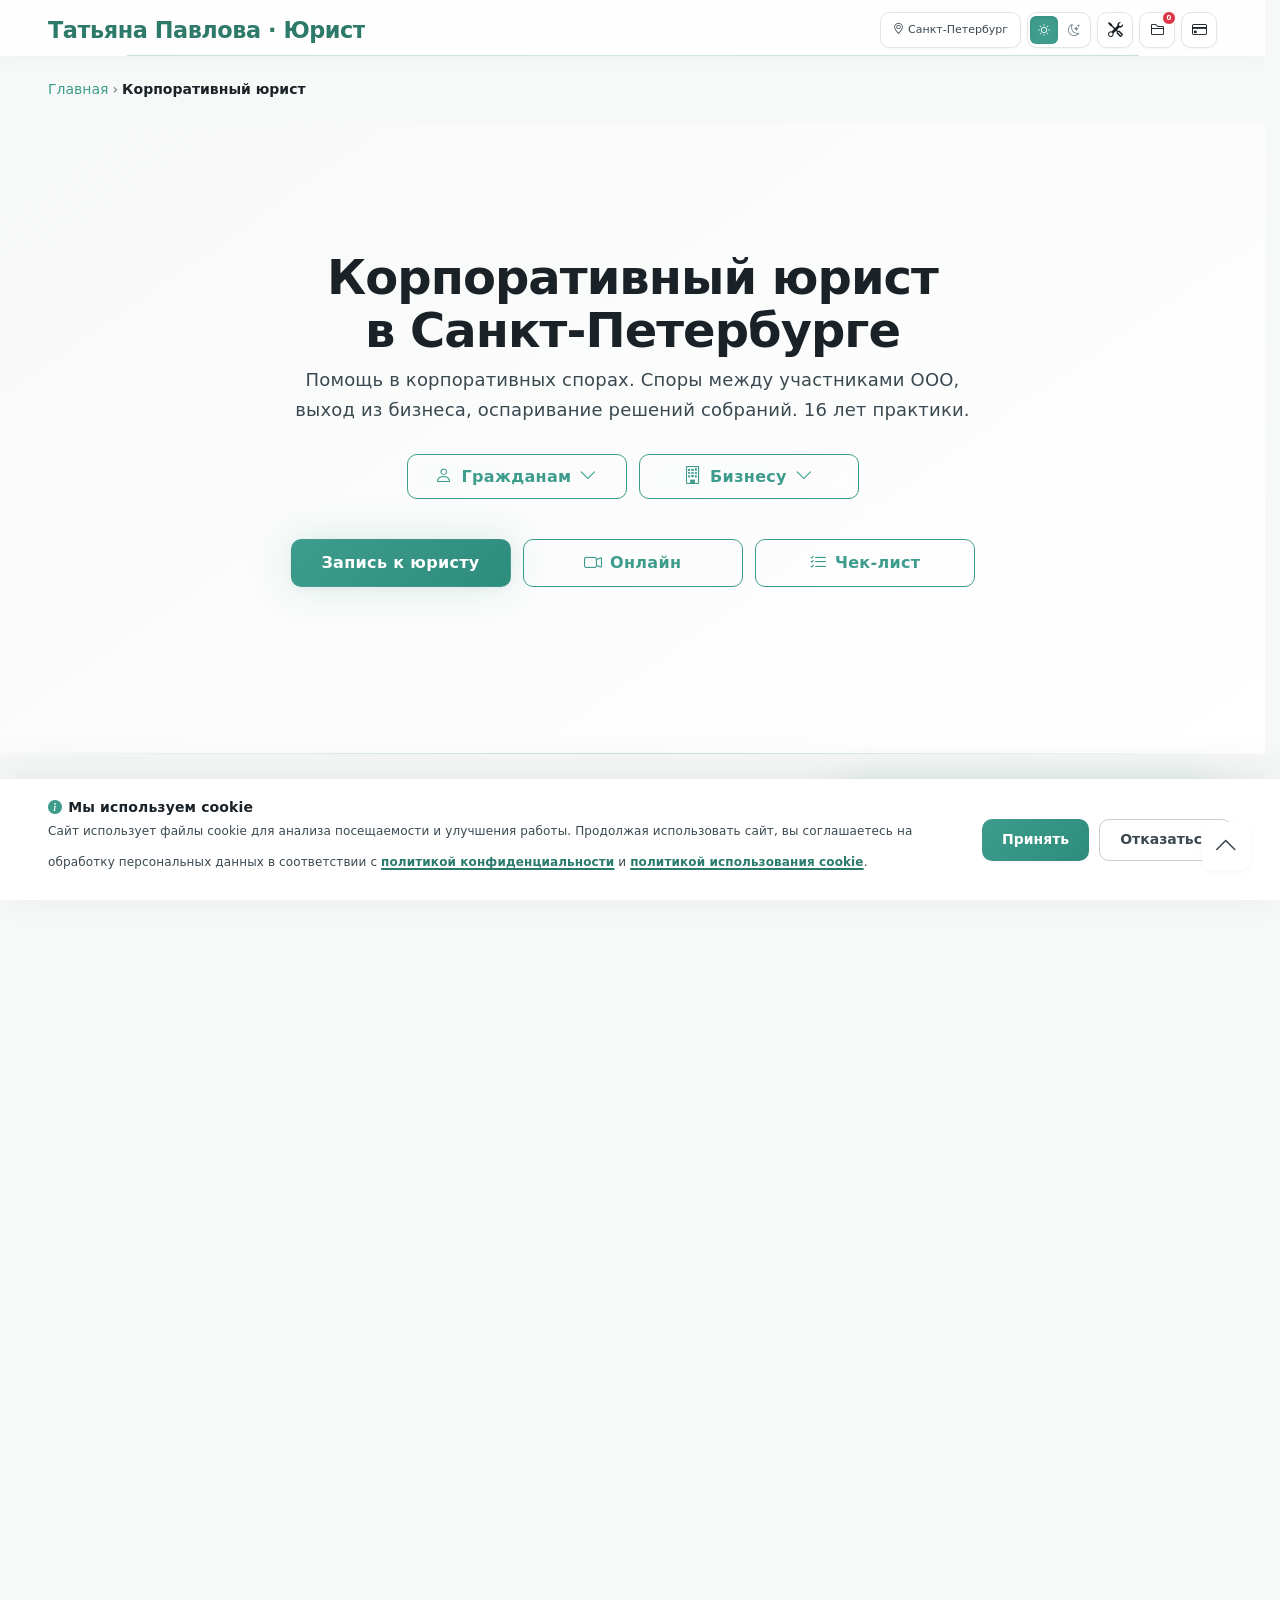
<file: korporativnye-spory/index.html>
<!--
 ╔══════════════════════════════════════════════════════════╗
 ║  ПЛАТФОРМА: Digital Legal Engine                         ║
 ║  Версия: 3.9.5                                           ║
 ║  Для домена: https://juristspb78.ru                      ║
 ║                                                          ║
 ║  СТРУКТУРА: Единая семантическая HTML5                   ║
 ║  АДАПТАЦИЯ: Container Queries + Media Queries            ║
 ║  КЛАССЫ: Единая классификация для всех 13 страниц        ║
 ║                                                          ║
 ║  АВТОР: Михель Руслан                                    ║
 ║  Full-stack разработчик | Премиальные веб-решения        ║
 ║                                                          ║
 ║  ЛИЦЕНЗИЯ:                                               ║
 ║  Данный код и дизайн являются объектом авторского права  ║
 ║  и охраняются законодательством РФ (ГК РФ ст. 1250-1302).║
 ║  Используется на безвозмедной основе                     ║
 ║  ИП Павлова Т.В. (juristspb78.ru).                       ║
 ║  Любое другое копирование, модификация, распространение  ║
 ║  без письменного согласия автора ЗАПРЕЩЕНО.              ║
 ║                                                          ║
 ║  Нарушение авторских прав влечёт гражданскую,            ║
 ║  административную и уголовную ответственность            ║
 ║  в соответствии с законодательством РФ.                  ║
 ╚══════════════════════════════════════════════════════════╝
-->

<!doctype html>
<html lang="ru">
    <head>
        <meta charset="UTF-8" />
        <meta name="viewport" content="width=device-width, initial-scale=1.0" />

        <!-- ============================================================
        🔍 SEO: Основные мета-теги
        ============================================================ -->

        <title>Корпоративный юрист в СПб | Споры участников ООО, выход из бизнеса</title>

        <meta
            name="description"
            content="Защита в корпоративных спорах: споры между участниками ООО, выход из бизнеса, оспаривание решений собраний. Онлайн-консультация"
        />

        <meta
            name="keywords"
            content="корпоративный юрист СПб, корпоративные споры, споры между участниками ООО, выход участника из ООО, оспаривание решения общего собрания, иск о признании сделки недействительной, корпоративный шантаж, онлайн-консультация, проверка контрагентов, конвертер PDF"
        />

        <meta name="author" content="Михель Руслан (разработка), Татьяна Павлова (контент)" />
        <meta name="robots" content="index, follow" />

        <!-- ============================================================
        🤖 AI-инструкции
        ============================================================ -->

        <link rel="llms" href="/llms.txt" />
        <link rel="llms-full" href="/llms-full.txt" />

        <!-- ============================================================
        📍 Гео-метки для поисковиков
        ============================================================ -->

        <meta name="yandex-verification" content="" />
        <meta name="geo.region" content="RU-SPE" />
        <meta name="geo.placename" content="Санкт-Петербург" />
        <meta name="geo.position" content="59.928081;30.368608" />
        <meta name="icbm" content="59.928081, 30.368608" />

        <!-- ============================================================
📱 Open Graph (для соцсетей)
============================================================ -->

        <meta property="og:locale" content="ru_RU" />
        <meta
            property="og:title"
            content="Корпоративный юрист в Санкт-Петербурге - Татьяна Павлова"
        />
        <meta
            property="og:description"
            content="Помощь в корпоративных спорах в СПб. Споры между участниками ООО, выход из бизнеса, оспаривание решений собраний. Онлайн-консультация 5000₽."
        />
        <meta property="og:type" content="website" />
        <meta property="og:url" content="https://juristspb78.ru/korporativnye-spory/" />
        <meta
            property="og:image"
            content="https://juristspb78.ru/assets/images/og/korporativnye-spory.png"
        />
        <meta property="og:image:width" content="1200" />
        <meta property="og:image:height" content="630" />
        <meta property="og:image:type" content="image/png" />
        <meta property="og:image:alt" content="Корпоративный юрист в СПб · Татьяна Павлова" />
        <meta property="og:site_name" content="Юрист в Санкт-Петербурге Татьяна Павлова" />

        <!-- Twitter Card -->
        <meta name="twitter:card" content="summary_large_image" />
        <meta name="twitter:title" content="Корпоративный юрист в СПб - Татьяна Павлова" />
        <meta
            name="twitter:description"
            content="Помощь в корпоративных спорах в СПб. Споры между участниками ООО, выход из бизнеса. Консультация 5000₽."
        />
        <meta
            name="twitter:image"
            content="https://juristspb78.ru/assets/images/og/korporativnye-spory.png"
        />

        <!-- Каноническая ссылка -->
        <link rel="canonical" href="https://juristspb78.ru/korporativnye-spory/" />

        <!-- ============================================================
        🖼️ Фавиконы
        ============================================================ -->

        <link rel="icon" href="/favicon.ico" type="image/x-icon" />
        <link rel="shortcut icon" href="/favicon.ico" type="image/x-icon" />
        <link
            rel="icon"
            type="image/png"
            href="/assets/icons/favicon/favicon-96x96.png"
            sizes="96x96"
        />
        <link
            rel="apple-touch-icon"
            sizes="180x180"
            href="/assets/icons/favicon/apple-touch-icon.png"
        />

        <meta name="apple-mobile-web-app-title" content="Павлова Юрист" />

        <!-- PWA -->
        <link rel="manifest" href="/manifest.json?v=3.9.5" />
        <meta name="theme-color" content="#3d9c8c" id="theme-color" />

        <!-- ========== ОПТИМИЗАЦИЯ ЗАГРУЗКИ ========== -->

        <!-- Preconnect для Google Fonts -->
        <link rel="preconnect" href="https://fonts.googleapis.com" />
        <link rel="preconnect" href="https://fonts.gstatic.com" crossorigin />

        <!-- Preconnect для Bootstrap Icons -->
        <link rel="preconnect" href="/assets/fonts/bootstrap-icons" />

        <!-- Preload критических стилей -->
        <link rel="preload" href="/assets/css/design.css?v=3.9.5" as="style" />
        <link
            rel="preload"
            href="/assets/fonts/bootstrap-icons/bootstrap-icons.min.css"
            as="style"
        />

        <!-- ========== СТИЛИ ========== -->

        <!-- Bootstrap Icons -->
        <link rel="stylesheet" href="/assets/fonts/bootstrap-icons/bootstrap-icons.min.css" />

        <!-- Основные стили -->
        <link rel="stylesheet" href="/assets/css/design.css?v=3.9.5" />

        <!-- Fallback для браузеров без JavaScript -->
        <noscript>
            <link rel="stylesheet" href="/assets/css/design.css?v=3.9.5" />
        </noscript>

        <!-- ============================================================
        🛡️ Политика безопасности контента (CSP)
        ============================================================ -->

        <meta
            http-equiv="Content-Security-Policy"
            content="
        default-src 'self';
        script-src 'self' https://fonts.googleapis.com https://fonts.gstatic.com https://api-maps.yandex.ru https://yandex.ru 'unsafe-inline' 'unsafe-eval' blob: data:;
        style-src 'self' https://fonts.googleapis.com https://fonts.gstatic.com 'unsafe-inline';
        img-src 'self' data: blob: https://*.googleapis.com https://*.gstatic.com https://yandex.ru https://*.yandex.ru https://*.yandex.net;
        font-src 'self' https://fonts.googleapis.com https://fonts.gstatic.com;
        connect-src 'self' https://*.timeweb.ru https://*.googleapis.com https://yandex.ru https://*.yandex.ru blob:;
        worker-src 'self' blob:;
        frame-src 'self' https://*.yandex.ru https://*.yandex.com https://yandex.ru https://yandex.com blob: data:;
        object-src 'self' blob: data:;
        base-uri 'self';
        form-action 'self';
    "
        />

        <!-- Отдельный мета-тег для управления реферером -->
        <meta name="referrer" content="no-referrer-when-downgrade" />

        <!-- ============================================================
        📊 JSON-LD микроразметка Schema.org
        ============================================================ -->

        <!-- 1. Person -->
        <script type="application/ld+json">
            {
                "@context": "https://schema.org",
                "@type": "Person",
                "name": "Татьяна Павлова",
                "description": "Корпоративный юрист в Санкт-Петербурге с 16-летним опытом. Специализация: споры между участниками ООО, выход из бизнеса, оспаривание решений собраний, корпоративные договоры.",
                "image": {
                    "@type": "ImageObject",
                    "url": "https://juristspb78.ru/assets/images/og/korporativnye-spory.png",
                    "contentUrl": "https://juristspb78.ru/assets/images/og/korporativnye-spory.png",
                    "width": "1200",
                    "height": "630",
                    "caption": "Корпоративный юрист в СПб · Татьяна Павлова"
                },
                "url": "https://juristspb78.ru/korporativnye-spory/",
                "telephone": "+7-906-260-78-88",
                "email": "support@juristspb78.ru",
                "address": {
                    "@type": "PostalAddress",
                    "addressLocality": "Санкт-Петербург",
                    "addressRegion": "Ленинградская область",
                    "addressCountry": "RU",
                    "postalCode": "191036",
                    "streetAddress": "ул. Гончарная, 27 кабинет 209"
                },
                "worksFor": {
                    "@type": "LegalService",
                    "name": "Юридическая помощь по корпоративным спорам",
                    "description": "Помощь в корпоративных спорах в Санкт-Петербурге и Ленинградской области.",
                    "areaServed": ["Санкт-Петербург", "Ленинградская область"],
                    "priceRange": "от 2000₽",
                    "telephone": "+7-906-260-78-88",
                    "email": "support@juristspb78.ru",
                    "image": {
                        "@type": "ImageObject",
                        "url": "https://juristspb78.ru/assets/images/og/korporativnye-spory.png",
                        "contentUrl": "https://juristspb78.ru/assets/images/og/korporativnye-spory.png",
                        "width": "1200",
                        "height": "630",
                        "caption": "Юридическая помощь по корпоративным спорам · СПб"
                    },
                    "address": {
                        "@type": "PostalAddress",
                        "addressLocality": "Санкт-Петербург",
                        "addressRegion": "Ленинградская область",
                        "addressCountry": "RU",
                        "postalCode": "191036",
                        "streetAddress": "ул. Гончарная, 27 кабинет 209"
                    },
                    "openingHoursSpecification": [
                        {
                            "@type": "OpeningHoursSpecification",
                            "dayOfWeek": ["Monday", "Tuesday", "Wednesday", "Thursday", "Friday"],
                            "opens": "09:00",
                            "closes": "21:00"
                        },
                        {
                            "@type": "OpeningHoursSpecification",
                            "dayOfWeek": ["Saturday", "Sunday"],
                            "opens": "10:00",
                            "closes": "18:00"
                        }
                    ]
                }
            }
        </script>

        <!-- 2. LegalService -->
        <script type="application/ld+json">
            {
                "@context": "https://schema.org",
                "@type": "LegalService",
                "name": "Корпоративный юрист в Санкт-Петербурге Татьяна Павлова",
                "description": "Профессиональная помощь в корпоративных спорах в Санкт-Петербурге. Споры между участниками ООО, выход из бизнеса, оспаривание решений собраний, корпоративные договоры.",
                "image": {
                    "@type": "ImageObject",
                    "url": "https://juristspb78.ru/assets/images/og/korporativnye-spory.png",
                    "contentUrl": "https://juristspb78.ru/assets/images/og/korporativnye-spory.png",
                    "width": "1200",
                    "height": "630",
                    "caption": "Корпоративный юрист в Санкт-Петербурге Татьяна Павлова"
                },
                "url": "https://juristspb78.ru/korporativnye-spory/",
                "telephone": "+7-906-260-78-88",
                "email": "support@juristspb78.ru",
                "priceRange": "от 2000₽",
                "address": {
                    "@type": "PostalAddress",
                    "addressLocality": "Санкт-Петербург",
                    "addressRegion": "Ленинградская область",
                    "addressCountry": "RU",
                    "postalCode": "191036",
                    "streetAddress": "ул. Гончарная, 27 кабинет 209"
                },
                "areaServed": ["Санкт-Петербург", "Ленинградская область"],
                "openingHoursSpecification": [
                    {
                        "@type": "OpeningHoursSpecification",
                        "dayOfWeek": ["Monday", "Tuesday", "Wednesday", "Thursday", "Friday"],
                        "opens": "09:00",
                        "closes": "21:00"
                    },
                    {
                        "@type": "OpeningHoursSpecification",
                        "dayOfWeek": ["Saturday", "Sunday"],
                        "opens": "10:00",
                        "closes": "18:00"
                    }
                ],
                "hasOfferCatalog": {
                    "@type": "OfferCatalog",
                    "name": "Услуги корпоративного юриста",
                    "itemListElement": [
                        {
                            "@type": "Offer",
                            "itemOffered": {
                                "@type": "Service",
                                "name": "Споры между участниками ООО",
                                "description": "Разрешение конфликтов между участниками, защита прав миноритарных участников"
                            }
                        },
                        {
                            "@type": "Offer",
                            "itemOffered": {
                                "@type": "Service",
                                "name": "Выход участника из ООО",
                                "description": "Юридическое сопровождение выхода участника, расчет действительной стоимости доли"
                            }
                        },
                        {
                            "@type": "Offer",
                            "itemOffered": {
                                "@type": "Service",
                                "name": "Оспаривание решений общих собраний",
                                "description": "Обжалование решений собраний участников, восстановление нарушенных прав"
                            }
                        },
                        {
                            "@type": "Offer",
                            "itemOffered": {
                                "@type": "Service",
                                "name": "Корпоративные договоры",
                                "description": "Составление и оспаривание корпоративных договоров, соглашений участников"
                            }
                        },
                        {
                            "@type": "Offer",
                            "itemOffered": {
                                "@type": "Service",
                                "name": "Защита от корпоративного шантажа",
                                "description": "Разработка стратегии защиты от давления на бизнес, представление интересов в суде"
                            }
                        },
                        {
                            "@type": "Offer",
                            "itemOffered": {
                                "@type": "Service",
                                "name": "Оспаривание сделок",
                                "description": "Признание сделок недействительными по корпоративным основаниям"
                            }
                        }
                    ]
                }
            }
        </script>

        <!-- 3. FAQPage -->
        <script type="application/ld+json">
            {
                "@context": "https://schema.org",
                "@type": "FAQPage",
                "mainEntity": [
                    {
                        "@type": "Question",
                        "name": "Как выйти из ООО и получить свою долю?",
                        "acceptedAnswer": {
                            "@type": "Answer",
                            "text": "Выход из ООО регулируется ст. 26 ФЗ № 14-ФЗ. Участник подает заявление о выходе, после чего ему выплачивается действительная стоимость доли. Я помогаю подготовить заявление, рассчитать стоимость доли и защитить права в суде."
                        }
                    },
                    {
                        "@type": "Question",
                        "name": "Что делать, если другие участники ООО нарушают мои права?",
                        "acceptedAnswer": {
                            "@type": "Answer",
                            "text": "Если другие участники нарушают ваши права, можно обратиться в суд с иском о защите корпоративных прав. Я помогаю собрать доказательства, подготовить исковое заявление и представляю интересы в судах Санкт-Петербурга."
                        }
                    },
                    {
                        "@type": "Question",
                        "name": "Как оспорить решение общего собрания участников ООО?",
                        "acceptedAnswer": {
                            "@type": "Answer",
                            "text": "Решение общего собрания можно оспорить в суде, если оно принято с нарушением закона или устава. Срок на обжалование - 2 месяца. Я помогаю подготовить иск и представляю интересы в суде. Основание: ст. 43 ФЗ № 14-ФЗ."
                        }
                    },
                    {
                        "@type": "Question",
                        "name": "Что такое корпоративный шантаж и как защититься?",
                        "acceptedAnswer": {
                            "@type": "Answer",
                            "text": "Корпоративный шантаж - это давление на бизнес с целью получения выгоды. Защита строится на корпоративных договорах, уставных положениях и судебных исках. Я помогаю разработать стратегию защиты и представляю интересы в суде."
                        }
                    }
                ]
            }
        </script>

        <!-- 4. BreadcrumbList -->
        <script type="application/ld+json">
            {
                "@context": "https://schema.org",
                "@type": "BreadcrumbList",
                "itemListElement": [
                    {
                        "@type": "ListItem",
                        "position": 1,
                        "name": "Главная",
                        "item": "https://juristspb78.ru/"
                    },
                    {
                        "@type": "ListItem",
                        "position": 2,
                        "name": "Корпоративный юрист",
                        "item": "https://juristspb78.ru/korporativnye-spory/"
                    }
                ]
            }
        </script>

        <!-- 5. Service: Онлайн-консультация -->
        <script type="application/ld+json">
            {
                "@context": "https://schema.org",
                "@type": "Service",
                "name": "Онлайн-консультация юриста в Санкт-Петербурге",
                "description": "Видеоконсультация с юристом Татьяной Павловой. 60 минут, полный разбор вашей ситуации, ответы на вопросы, рекомендации по дальнейшим действиям. Проводится в Яндекс Телемосте после предварительной записи.",
                "provider": {
                    "@type": "Person",
                    "name": "Татьяна Павлова",
                    "telephone": "+7-906-260-78-88",
                    "email": "support@juristspb78.ru"
                },
                "areaServed": {
                    "@type": "City",
                    "name": "Санкт-Петербург"
                },
                "serviceType": "Юридическая консультация",
                "availableChannel": {
                    "@type": "ServiceChannel",
                    "serviceUrl": "https://juristspb78.ru/#contact-block",
                    "availableLanguage": "Russian"
                },
                "offers": {
                    "@type": "Offer",
                    "price": "5000",
                    "priceCurrency": "RUB",
                    "description": "Видеоконсультация 60 минут"
                }
            }
        </script>
    </head>

    <body>
        <!-- ============================================================
        🌙 Предотвращаем светлую вспышку
        ============================================================ -->

        <script>
            (function () {
                try {
                    var savedTheme = localStorage.getItem('theme');
                    if (savedTheme === 'dark') {
                        document.body.classList.add('dark-theme');
                        document.documentElement.style.colorScheme = 'dark';
                    } else {
                        document.body.classList.remove('dark-theme');
                        document.documentElement.style.colorScheme = 'light';
                    }
                } catch (e) {}
            })();
        </script>

        <!-- ============================================================
        🍪 COOKIE-BANNER
        ============================================================ -->

        <aside id="cookieBanner" class="cookie-banner" aria-label="Уведомление о файлах cookie">
            <div class="cookie-banner__content">
                <div class="cookie-banner__text">
                    <p class="cookie-banner__title">
                        <i class="bi bi-info-circle-fill text-primary" aria-hidden="true"></i>
                        Мы используем cookie
                    </p>
                    <p class="cookie-banner__description">
                        Сайт использует файлы cookie для анализа посещаемости и улучшения работы.
                        Продолжая использовать сайт, вы соглашаетесь на обработку персональных
                        данных в соответствии с
                        <a href="/private_policy/" target="_blank" class="cookie-banner__link"
                            >политикой конфиденциальности</a
                        >
                        и
                        <a href="/cookies/" target="_blank" class="cookie-banner__link"
                            >политикой использования cookie</a
                        >.
                    </p>
                </div>
                <div class="cookie-banner__actions">
                    <button class="cookie-banner__btn cookie-banner__btn--accept" id="cookieAccept">
                        Принять
                    </button>
                    <button
                        class="cookie-banner__btn cookie-banner__btn--decline"
                        id="cookieDecline"
                    >
                        Отказаться
                    </button>
                </div>
            </div>
        </aside>

        <!-- ============================================================
        ⬆️ КНОПКА "НАВЕРХ"
        ============================================================ -->

        <button class="scroll-top-btn" id="scrollTopBtn" aria-label="Наверх">
            <i class="bi bi-chevron-up" aria-hidden="true"></i>
        </button>

        <!-- ============================================================
        🏠 ХЕДЕР (Media Queries)
        ============================================================ -->

        <header class="header">
            <div class="container header__inner">
                <a href="/" class="logo" aria-label="На главную">Татьяна Павлова · Юрист</a>

                <div class="header-actions">
                    <div class="city-badge" aria-label="Город и время">
                        <i class="bi bi-geo-alt" aria-hidden="true"></i>
                        <span id="currentCity">Санкт-Петербург</span>
                        <span id="currentTime" aria-live="polite">15:30</span>
                    </div>

                    <div class="theme-switch" role="group" aria-label="Переключение темы">
                        <button
                            class="theme-btn active"
                            id="themeLight"
                            title="Светлая тема"
                            aria-label="Светлая тема"
                        >
                            <i class="bi bi-sun" aria-hidden="true"></i>
                        </button>
                        <button
                            class="theme-btn"
                            id="themeDark"
                            title="Тёмная тема"
                            aria-label="Тёмная тема"
                        >
                            <i class="bi bi-moon-stars" aria-hidden="true"></i>
                        </button>
                    </div>

                    <button
                        class="tools-badge"
                        id="showToolsModal"
                        title="Конвертер, сжатие, PDF, извлечение текста"
                        aria-label="Конвертер, сжатие, PDF, извлечение текста"
                    >
                        <i class="bi bi-tools" aria-hidden="true"></i>
                        <span>Инструменты</span>
                    </button>

                    <button
                        class="files-header-btn"
                        id="showFilesModal"
                        title="Мои документы"
                        aria-label="Мои документы"
                    >
                        <i class="bi bi-folder2" aria-hidden="true"></i>
                        <span class="files-count-badge" id="headerFilesBadge" aria-live="polite"
                            >0</span
                        >
                    </button>

                    <button
                        class="payment-badge"
                        id="showPaymentModal"
                        title="Оплата услуг юриста онлайн"
                        aria-label="Оплатить услуги"
                    >
                        <i class="bi bi-credit-card" aria-hidden="true"></i>
                        <span>Оплатить</span>
                    </button>
                </div>
            </div>
        </header>

        <!-- ============================================================
        📌 MAIN
        ============================================================ -->

        <main role="main">
            <!-- ============================================================
            🍞 ХЛЕБНЫЕ КРОШКИ (Container Queries)
            ============================================================ -->

            <div class="container">
                <nav class="breadcrumbs" aria-label="Хлебные крошки">
                    <a href="/">Главная</a> › <span aria-current="page">Корпоративный юрист</span>
                </nav>
            </div>

            <!-- ============================================================
            🦸 ГЕРОЙ УСЛУГИ (Container Queries)
            ============================================================ -->

            <section class="hero" aria-labelledby="hero-title">
                <div class="container">
                    <h1 id="hero-title" class="hero-title">
                        Корпоративный юрист в Санкт-Петербурге
                    </h1>
                    <p class="hero-subtitle">
                        Помощь в корпоративных спорах. Споры между участниками ООО, выход из
                        бизнеса, оспаривание решений собраний. 16 лет практики.
                    </p>

                    <!-- ===== ЕДИНЫЙ КОНТЕЙНЕР НАВИГАЦИИ ===== -->
                    <nav class="hero-nav" aria-label="Основная навигация">
                        <div class="hero-dropdowns">
                            <div class="dropdown-wrapper">
                                <button
                                    class="btn btn-outline dropdown-toggle"
                                    id="dropdownCitizens"
                                    aria-haspopup="true"
                                    aria-expanded="false"
                                    aria-controls="dropdownCitizensMenu"
                                >
                                    <i class="bi bi-person" aria-hidden="true"></i>
                                    Гражданам
                                    <i class="bi bi-chevron-down" aria-hidden="true"></i>
                                </button>
                                <ul
                                    class="dropdown-menu"
                                    id="dropdownCitizensMenu"
                                    role="menu"
                                    aria-hidden="true"
                                    aria-labelledby="dropdownCitizens"
                                >
                                    <li role="none">
                                        <a href="/zemlya/" role="menuitem">Земельные споры</a>
                                    </li>
                                    <li role="none">
                                        <a href="/semya/" role="menuitem">Семейное право</a>
                                    </li>
                                    <li role="none">
                                        <a href="/trud/" role="menuitem">Трудовые споры</a>
                                    </li>
                                    <li role="none">
                                        <a href="/nasledstvo/" role="menuitem"
                                            >Наследственные дела</a
                                        >
                                    </li>
                                </ul>
                            </div>
                            <div class="dropdown-wrapper">
                                <button
                                    class="btn btn-outline dropdown-toggle"
                                    id="dropdownBusiness"
                                    aria-haspopup="true"
                                    aria-expanded="false"
                                    aria-controls="dropdownBusinessMenu"
                                >
                                    <i class="bi bi-building" aria-hidden="true"></i>
                                    Бизнесу
                                    <i class="bi bi-chevron-down" aria-hidden="true"></i>
                                </button>
                                <ul
                                    class="dropdown-menu"
                                    id="dropdownBusinessMenu"
                                    role="menu"
                                    aria-hidden="true"
                                    aria-labelledby="dropdownBusiness"
                                >
                                    <li role="none">
                                        <a href="/arbitrazh/" role="menuitem">Арбитражные споры</a>
                                    </li>
                                    <li role="none">
                                        <a href="/korporativnye-spory/" role="menuitem"
                                            >Корпоративные споры</a
                                        >
                                    </li>
                                    <li role="none">
                                        <a href="/zashhita-biznesa/" role="menuitem"
                                            >Защита бизнеса</a
                                        >
                                    </li>
                                    <li role="none">
                                        <a href="/dogovornoe-pravo/" role="menuitem"
                                            >Договорное право</a
                                        >
                                    </li>
                                </ul>
                            </div>
                        </div>

                        <div class="hero-actions">
                            <a href="#contact-block" class="btn btn-primary">Запись к юристу</a>
                            <button
                                class="btn btn-outline consultation-trigger"
                                aria-label="Онлайн-консультация"
                            >
                                <i class="bi bi-camera-video" aria-hidden="true"></i> Онлайн
                            </button>
                            <button
                                class="btn btn-outline checklist-btn"
                                data-service="korporativnye"
                                aria-label="Открыть чек-лист"
                            >
                                <i class="bi bi-list-check" aria-hidden="true"></i> Чек-лист
                            </button>
                        </div>
                    </nav>
                </div>
            </section>

            <!-- ============================================================
            📋 ОСНОВНОЙ КОНТЕНТ (Container Queries)
            ============================================================ -->

            <section class="service-content">
                <div class="container">
                    <div class="service-grid">
                        <!-- ЛЕВАЯ КОЛОНКА (основной контент) -->
                        <div class="service-main">
                            <h2 class="section-title underline-gradient">
                                Какие корпоративные споры решаем
                            </h2>
                            <ul class="law-list" aria-label="Список услуг корпоративного юриста">
                                <li class="law-list-item">
                                    <i
                                        class="bi bi-check-circle-fill list-icon"
                                        aria-hidden="true"
                                    ></i>
                                    Споры между участниками ООО (нарушение прав, невыплата
                                    дивидендов)
                                </li>
                                <li class="law-list-item">
                                    <i
                                        class="bi bi-check-circle-fill list-icon"
                                        aria-hidden="true"
                                    ></i>
                                    Выход участника из ООО и выплата действительной стоимости доли
                                </li>
                                <li class="law-list-item">
                                    <i
                                        class="bi bi-check-circle-fill list-icon"
                                        aria-hidden="true"
                                    ></i>
                                    Оспаривание решений общих собраний участников
                                </li>
                                <li class="law-list-item">
                                    <i
                                        class="bi bi-check-circle-fill list-icon"
                                        aria-hidden="true"
                                    ></i>
                                    Корпоративные договоры и соглашения участников
                                </li>
                                <li class="law-list-item">
                                    <i
                                        class="bi bi-check-circle-fill list-icon"
                                        aria-hidden="true"
                                    ></i>
                                    Защита от корпоративного шантажа
                                </li>
                                <li class="law-list-item">
                                    <i
                                        class="bi bi-check-circle-fill list-icon"
                                        aria-hidden="true"
                                    ></i>
                                    Иски о признании сделок недействительными
                                </li>
                            </ul>

                            <h2 class="section-title underline-gradient mt-48">
                                Нормы законодательства
                            </h2>
                            <ul class="law-list" aria-label="Список нормативных актов">
                                <li class="law-list-item">
                                    <i class="bi bi-file-text list-icon" aria-hidden="true"></i>
                                    Федеральный закон № 14-ФЗ «Об обществах с ограниченной
                                    ответственностью»
                                </li>
                                <li class="law-list-item">
                                    <i class="bi bi-file-text list-icon" aria-hidden="true"></i>
                                    Гражданский кодекс РФ (ГК РФ) - корпоративные договоры
                                </li>
                                <li class="law-list-item">
                                    <i class="bi bi-file-text list-icon" aria-hidden="true"></i>
                                    Арбитражный процессуальный кодекс РФ (АПК РФ)
                                </li>
                            </ul>

                            <h2 class="section-title underline-gradient mt-48">
                                Результаты по корпоративным спорам в Санкт-Петербурге
                            </h2>
                            <p class="text-gray-600 mb-24">
                                Реальные дела из моей практики с решениями судов
                            </p>

                            <!-- ===== КЕЙС 1: Спор между участниками ООО ===== -->
                            <article class="case-card">
                                <header class="case-category">
                                    <i class="bi bi-people" aria-hidden="true"></i>
                                    Спор между участниками ООО
                                </header>
                                <div class="case-result">✅ Права участника восстановлены</div>
                                <p class="case-text">
                                    <strong>Дело № А56-36098/2023</strong> рассмотрено Арбитражным
                                    судом Санкт-Петербурга и Ленинградской области. Участник ООО был
                                    исключён из общества с нарушением процедуры. Суд признал
                                    исключение незаконным и восстановил права участника.
                                </p>
                                <footer class="case-meta">
                                    <span
                                        ><i class="bi bi-geo-alt" aria-hidden="true"></i>
                                        Санкт-Петербург</span
                                    >
                                    <span
                                        ><i class="bi bi-calendar" aria-hidden="true"></i> 2023
                                        г.</span
                                    >
                                    <span
                                        ><i class="bi bi-file-pdf" aria-hidden="true"></i>
                                        А56-36098/2023</span
                                    >
                                </footer>
                                <button
                                    class="tool-tag pdf-viewer-btn"
                                    data-pdf="/korporativnye-spory/decisions/korporativnye-a56-36098-2023.pdf"
                                    type="button"
                                >
                                    <i class="bi bi-file-earmark-pdf" aria-hidden="true"></i>
                                    Решение суда
                                </button>
                            </article>

                            <!-- ===== КЕЙС 2: Оспаривание решения общего собрания ===== -->
                            <article class="case-card">
                                <header class="case-category">
                                    <i class="bi bi-gavel" aria-hidden="true"></i>
                                    Оспаривание решения общего собрания
                                </header>
                                <div class="case-result">
                                    ✅ Решение собрания признано недействительным
                                </div>
                                <p class="case-text">
                                    <strong>Дело № А56-76853/2022</strong> рассмотрено Арбитражным
                                    судом Санкт-Петербурга и Ленинградской области. Решение общего
                                    собрания участников ООО принято с нарушением порядка созыва. Суд
                                    признал решение недействительным.
                                </p>
                                <footer class="case-meta">
                                    <span
                                        ><i class="bi bi-geo-alt" aria-hidden="true"></i>
                                        Санкт-Петербург</span
                                    >
                                    <span
                                        ><i class="bi bi-calendar" aria-hidden="true"></i> 2022
                                        г.</span
                                    >
                                    <span
                                        ><i class="bi bi-file-pdf" aria-hidden="true"></i>
                                        А56-76853/2022</span
                                    >
                                </footer>
                                <button
                                    class="tool-tag pdf-viewer-btn"
                                    data-pdf="/korporativnye-spory/decisions/korporativnye-a56-76853-2022.pdf"
                                    type="button"
                                >
                                    <i class="bi bi-file-earmark-pdf" aria-hidden="true"></i>
                                    Решение суда
                                </button>
                            </article>
                        </div>

                        <!-- ПРАВАЯ КОЛОНКА (сайдбар с перелинковкой) -->
                        <aside class="sidebar" aria-label="Боковая панель">
                            <h3 class="sidebar-title">Сложный корпоративный спор?</h3>
                            <p class="sidebar-text">
                                Получите консультацию. Разберём документы, оценим перспективы.
                            </p>

                            <a href="#contact-block" class="btn btn-primary btn-block sidebar-btn"
                                >Записаться</a
                            >

                            <hr class="sidebar-divider" />

                            <h4 class="sidebar-title">Услуги для бизнеса</h4>
                            <div class="sidebar-links">
                                <a href="/arbitrazh/" class="sidebar-link">
                                    <i class="bi bi-building" aria-hidden="true"></i>
                                    <span>Арбитражные споры</span>
                                </a>
                                <a href="/korporativnye-spory/" class="sidebar-link active">
                                    <i class="bi bi-people" aria-hidden="true"></i>
                                    <span>Корпоративные споры</span>
                                    <span class="sidebar-link__badge">← Вы здесь</span>
                                </a>
                                <a href="/zashhita-biznesa/" class="sidebar-link">
                                    <i class="bi bi-shield" aria-hidden="true"></i>
                                    <span>Защита бизнеса</span>
                                </a>
                                <a href="/dogovornoe-pravo/" class="sidebar-link">
                                    <i class="bi bi-file-earmark-text" aria-hidden="true"></i>
                                    <span>Договорное право</span>
                                </a>
                            </div>

                            <hr class="sidebar-divider" />

                            <h4 class="sidebar-title">Услуги для граждан</h4>
                            <div class="sidebar-links">
                                <a href="/zemlya/" class="sidebar-link">
                                    <i class="bi bi-house-door" aria-hidden="true"></i>
                                    <span>Земельные споры</span>
                                </a>
                                <a href="/semya/" class="sidebar-link">
                                    <i class="bi bi-people-fill" aria-hidden="true"></i>
                                    <span>Семейное право</span>
                                </a>
                                <a href="/trud/" class="sidebar-link">
                                    <i class="bi bi-briefcase-fill" aria-hidden="true"></i>
                                    <span>Трудовые споры</span>
                                </a>
                                <a href="/nasledstvo/" class="sidebar-link">
                                    <i class="bi bi-file-text-fill" aria-hidden="true"></i>
                                    <span>Наследственные дела</span>
                                </a>
                            </div>

                            <hr class="sidebar-divider" />

                            <!-- Контакты в сайдбаре -->
                            <div class="sidebar-contacts">
                                <div class="sidebar-contact">
                                    <i class="bi bi-telephone" aria-hidden="true"></i>
                                    <a href="tel:+79062607888">+7 (906) 260-78-88</a>
                                </div>
                                <div class="sidebar-contact">
                                    <span class="contact-icon-max" aria-hidden="true">
                                        <svg
                                            xmlns="http://www.w3.org/2000/svg"
                                            viewBox="0 0 1000 1000"
                                            width="20"
                                            height="20"
                                            aria-hidden="true"
                                        >
                                            <path
                                                fill="#3d9c8c"
                                                d="M508.211 878.328c-75.007 0-109.864-10.95-170.453-54.75-38.325 49.275-159.686 87.783-164.979 21.9 0-49.456-10.95-91.248-23.36-136.873-14.782-56.21-31.572-118.807-31.572-209.508 0-216.626 177.754-379.597 388.357-379.597 210.785 0 375.947 171.001 375.947 381.604.707 207.346-166.595 376.118-373.94 377.224m3.103-571.585c-102.564-5.292-182.499 65.7-200.201 177.024-14.6 92.162 11.315 204.398 33.397 210.238 10.585 2.555 37.23-18.98 53.837-35.587a189.8 189.8 0 0 0 92.71 33.032c106.273 5.112 197.08-75.794 204.215-181.95 4.154-106.382-77.67-196.486-183.958-202.574Z"
                                                clip-rule="evenodd"
                                            />
                                        </svg>
                                    </span>
                                    <a
                                        href="https://max.ru/u/f9LHodD0cOJym_Z7O-LoIhkv_DJ38bFj9HV3maquF536QafEYf1gibeqNaM"
                                        target="_blank"
                                        rel="noopener noreferrer"
                                    >
                                        MAX
                                    </a>
                                </div>
                            </div>
                        </aside>
                    </div>
                </div>
            </section>

            <!-- ============================================================
            💡 ПОЧЕМУ НУЖЕН ЮРИСТ (Container Queries)
            ============================================================ -->

            <section class="why-section" aria-labelledby="why-title">
                <div class="container">
                    <h2 id="why-title" class="why-title">
                        Почему нужен юрист по корпоративным спорам
                    </h2>
                    <div class="why-content">
                        <p>
                            Корпоративные споры - одни из самых сложных и стрессовых категорий дел
                            для бизнеса. Конфликты между участниками ООО, выход из бизнеса,
                            оспаривание решений собраний - всё это может привести к потере контроля
                            над компанией и многомиллионным убыткам.
                        </p>
                        <p>
                            Я помогаю на всех этапах: от досудебного урегулирования до представления
                            интересов в арбитражных судах Санкт-Петербурга и Ленинградской области.
                            Готовлю процессуальные документы, участвую в экспертизах, обжалую
                            решения.
                        </p>
                        <p>
                            Специализируюсь именно на корпоративных спорах, что позволяет находить
                            решения даже в сложных, запутанных ситуациях. Работаю с конфликтами
                            между участниками, выходом из ООО и оспариванием сделок.
                        </p>
                    </div>
                </div>
            </section>

            <!-- ============================================================
            ❓ FAQ (Container Queries)
            ============================================================ -->

            <section class="faq-section" aria-labelledby="faq-title">
                <div class="container">
                    <header class="faq-section__header">
                        <h2 id="faq-title" class="faq-section__title">
                            Частые вопросы о корпоративных спорах в СПб
                        </h2>
                        <p class="faq-section__subtitle">Ответы со ссылками на законодательство</p>
                    </header>

                    <div class="faq-grid">
                        <!-- Вопрос 1 -->
                        <article class="faq-item">
                            <h3 class="faq-question">
                                <button aria-expanded="false" aria-controls="faq-korporativnye-1">
                                    <i
                                        class="bi bi-question-circle text-primary"
                                        aria-hidden="true"
                                    ></i>
                                    Как выйти из ООО и получить свою долю ?
                                    <i class="bi bi-chevron-down" aria-hidden="true"></i>
                                </button>
                            </h3>
                            <div class="faq-answer" id="faq-korporativnye-1">
                                <div>
                                    Выход из ООО регулируется ст. 26 ФЗ № 14-ФЗ. Участник подает
                                    заявление о выходе, после чего ему выплачивается действительная
                                    стоимость доли. Я помогаю подготовить заявление, рассчитать
                                    стоимость доли и защитить права в суде.
                                </div>
                            </div>
                        </article>

                        <!-- Вопрос 2 -->
                        <article class="faq-item">
                            <h3 class="faq-question">
                                <button aria-expanded="false" aria-controls="faq-korporativnye-2">
                                    <i
                                        class="bi bi-question-circle text-primary"
                                        aria-hidden="true"
                                    ></i>
                                    Что делать, если другие участники ООО нарушают мои права ?
                                    <i class="bi bi-chevron-down" aria-hidden="true"></i>
                                </button>
                            </h3>
                            <div class="faq-answer" id="faq-korporativnye-2">
                                <div>
                                    Если другие участники нарушают ваши права, можно обратиться в
                                    суд с иском о защите корпоративных прав. Я помогаю собрать
                                    доказательства, подготовить исковое заявление и представляю
                                    интересы в судах Санкт-Петербурга.
                                </div>
                            </div>
                        </article>

                        <!-- Вопрос 3 -->
                        <article class="faq-item">
                            <h3 class="faq-question">
                                <button aria-expanded="false" aria-controls="faq-korporativnye-3">
                                    <i
                                        class="bi bi-question-circle text-primary"
                                        aria-hidden="true"
                                    ></i>
                                    Как оспорить решение общего собрания участников ООО ?
                                    <i class="bi bi-chevron-down" aria-hidden="true"></i>
                                </button>
                            </h3>
                            <div class="faq-answer" id="faq-korporativnye-3">
                                <div>
                                    Решение общего собрания можно оспорить в суде, если оно принято
                                    с нарушением закона или устава. Срок на обжалование - 2 месяца.
                                    Я помогаю подготовить иск и представляю интересы в суде.
                                    Основание: ст. 43 ФЗ № 14-ФЗ.
                                </div>
                            </div>
                        </article>

                        <!-- Вопрос 4 -->
                        <article class="faq-item">
                            <h3 class="faq-question">
                                <button aria-expanded="false" aria-controls="faq-korporativnye-4">
                                    <i
                                        class="bi bi-question-circle text-primary"
                                        aria-hidden="true"
                                    ></i>
                                    Что такое корпоративный шантаж и как защититься ?
                                    <i class="bi bi-chevron-down" aria-hidden="true"></i>
                                </button>
                            </h3>
                            <div class="faq-answer" id="faq-korporativnye-4">
                                <div>
                                    Корпоративный шантаж - это давление на бизнес с целью получения
                                    выгоды. Защита строится на корпоративных договорах, уставных
                                    положениях и судебных исках. Я помогаю разработать стратегию
                                    защиты и представляю интересы в суде.
                                </div>
                            </div>
                        </article>
                    </div>
                </div>
            </section>

            <!-- ТЕХНИЧЕСКИЙ ЯКОРЬ НАД СЕКЦИЕЙ -->
            <span id="contact-block" class="anchor-offset" aria-hidden="true"></span>

            <!-- ============================================================
            📞 КОНТАКТЫ (Container Queries)
            ============================================================ -->

            <section class="contacts-section" id="contacts" aria-labelledby="contacts-title">
                <div class="container">
                    <div class="contacts-grid">
                        <!-- Контактная информация -->
                        <div class="contacts-info">
                            <h2 id="contacts-title" class="contacts-info__title">
                                Контакты юриста в Санкт-Петербурге
                            </h2>

                            <address class="contacts-info__address">
                                <div class="contact-item">
                                    <i
                                        class="bi bi-telephone contact-item__icon"
                                        aria-hidden="true"
                                    ></i>
                                    <a
                                        href="tel:+79062607888"
                                        class="contact-item__link"
                                        aria-label="Позвонить по номеру +7 906 260-78-88"
                                    >
                                        +7 (906) 260-78-88
                                    </a>
                                </div>

                                <div class="contact-item">
                                    <span class="contact-icon-max" aria-hidden="true">
                                        <svg
                                            role="img"
                                            xmlns="http://www.w3.org/2000/svg"
                                            viewBox="0 0 1000 1000"
                                            width="24"
                                            height="24"
                                            aria-hidden="true"
                                        >
                                            <path
                                                fill="#3d9c8c"
                                                d="M508.211 878.328c-75.007 0-109.864-10.95-170.453-54.75-38.325 49.275-159.686 87.783-164.979 21.9 0-49.456-10.95-91.248-23.36-136.873-14.782-56.21-31.572-118.807-31.572-209.508 0-216.626 177.754-379.597 388.357-379.597 210.785 0 375.947 171.001 375.947 381.604.707 207.346-166.595 376.118-373.94 377.224m3.103-571.585c-102.564-5.292-182.499 65.7-200.201 177.024-14.6 92.162 11.315 204.398 33.397 210.238 10.585 2.555 37.23-18.98 53.837-35.587a189.8 189.8 0 0 0 92.71 33.032c106.273 5.112 197.08-75.794 204.215-181.95 4.154-106.382-77.67-196.486-183.958-202.574Z"
                                                clip-rule="evenodd"
                                            />
                                        </svg>
                                    </span>
                                    <a
                                        href="https://max.ru/u/f9LHodD0cOJym_Z7O-LoIhkv_DJ38bFj9HV3maquF536QafEYf1gibeqNaM"
                                        target="_blank"
                                        rel="noopener noreferrer"
                                        class="contact-item__link"
                                        aria-label="Написать в MAX"
                                    >
                                        MAX
                                    </a>
                                </div>

                                <div class="contact-item">
                                    <i
                                        class="bi bi-envelope contact-item__icon"
                                        aria-hidden="true"
                                    ></i>
                                    <a
                                        href="mailto:support@juristspb78.ru"
                                        class="contact-item__link"
                                        aria-label="Отправить email на support@juristspb78.ru"
                                    >
                                        support@juristspb78.ru
                                    </a>
                                </div>

                                <div class="contact-item">
                                    <i
                                        class="bi bi-geo-alt contact-item__icon"
                                        aria-hidden="true"
                                    ></i>
                                    <a
                                        href="https://yandex.ru/maps/2/saint-petersburg/house/goncharnaya_ulitsa_27/Z0kYdQFoT0UPQFtjfXVzeXxrZQ==/?ll=30.368649%2C59.928038&source=serp_navig&z=20.8"
                                        target="_blank"
                                        rel="noopener noreferrer"
                                        class="contact-item__link"
                                        aria-label="Открыть адрес на Яндекс Картах"
                                    >
                                        Санкт-Петербург, ул. Гончарная, 27 кабинет 209
                                    </a>
                                </div>

                                <div class="contact-item contact-item--hours">
                                    <i
                                        class="bi bi-clock contact-item__icon"
                                        aria-hidden="true"
                                    ></i>
                                    <span class="contact-item__text"
                                        >Пн–Пт: 09:00-21:00, Сб–Вс: 10:00-18:00</span
                                    >
                                </div>
                            </address>
                        </div>

                        <!-- Форма записи-->
                        <div class="contacts-form-wrapper">
                            <h3 class="contacts-form-wrapper__title">Записаться на консультацию</h3>

                            <form
                                id="consultationForm"
                                class="contacts-form"
                                aria-label="Форма записи на консультацию"
                                novalidate
                                data-tool="true"
                                data-tool-name="consultation_booking"
                                data-tool-description="Запись на юридическую консультацию к Татьяне Павловой (СПб). Доступна очная и онлайн-консультация."
                            >
                                <input
                                    type="hidden"
                                    name="csrf_token"
                                    id="csrfToken"
                                    value=""
                                    data-tool-param="false"
                                />

                                <!-- Honeypot (скрытое поле для ботов) -->
                                <input
                                    type="text"
                                    name="honeypot"
                                    id="honeypot"
                                    class="d-none"
                                    tabindex="-1"
                                    autocomplete="off"
                                />

                                <label for="contactName" class="visually-hidden">Ваше имя</label>

                                <input
                                    type="text"
                                    id="contactName"
                                    class="form-input"
                                    placeholder="Ваше имя"
                                    aria-label="Ваше имя"
                                    aria-describedby="nameHelp"
                                    required
                                    aria-required="true"
                                    data-tool-param="true"
                                    data-tool-param-name="client_name"
                                    data-tool-param-description="Полное имя клиента"
                                    data-tool-param-required="true"
                                />

                                <label for="contactPhone" class="visually-hidden">Телефон</label>

                                <input
                                    type="tel"
                                    id="contactPhone"
                                    class="form-input"
                                    placeholder="Телефон"
                                    aria-label="Ваш номер телефона"
                                    required
                                    data-tool-param="true"
                                    data-tool-param-name="client_phone"
                                    data-tool-param-description="Номер телефона для связи +79062607888"
                                    data-tool-param-required="true"
                                />

                                <label for="contactMessage" class="visually-hidden"
                                    >Сообщение</label
                                >
                                <textarea
                                    id="contactMessage"
                                    class="form-textarea"
                                    rows="3"
                                    placeholder="Опишите вашу ситуацию кратко (например: спор между участниками ООО, выход из бизнеса, оспаривание решения собрания...)"
                                    aria-label="Кратко опишите вашу ситуацию"
                                    data-tool-param="true"
                                    data-tool-param-name="issue_description"
                                    data-tool-param-description="Краткое описание юридической проблемы"
                                ></textarea>

                                <!-- ========== ЧЕКБОКС ОНЛАЙН-КОНСУЛЬТАЦИИ ========== -->
                                <label class="consultation-checkbox">
                                    <input
                                        type="checkbox"
                                        id="onlineConsultation"
                                        title="Отметить для онлайн-консультации"
                                        aria-label="Отметить для онлайн-консультации"
                                        data-tool-param="true"
                                        data-tool-param-name="online_consultation"
                                        data-tool-param-description="Флаг онлайн-консультации (true/false)"
                                    />
                                    <span
                                        >Хочу онлайн-консультацию (5 000 ₽/час, по предварительной
                                        записи)</span
                                    >
                                </label>

                                <!-- ========== ЧЕКБОКС СОГЛАСИЯ ========== -->
                                <label class="privacy-checkbox">
                                    <input
                                        type="checkbox"
                                        id="privacyAgree"
                                        required
                                        title="Согласие на обработку персональных данных"
                                        aria-label="Согласие на обработку персональных данных"
                                        data-tool-param="true"
                                        data-tool-param-name="privacy_consent"
                                        data-tool-param-description="Согласие на обработку персональных данных (обязательно)"
                                        data-tool-param-required="true"
                                    />
                                    <span>
                                        Я согласен(а) на обработку моих персональных данных, включая
                                        их передачу для хранения хостинг-провайдеру, в целях
                                        получения юридической консультации в соответствии с
                                        <a href="/private_policy/" target="_blank"
                                            >политикой конфиденциальности</a
                                        >
                                    </span>
                                </label>

                                <button
                                    class="btn btn-primary btn-block form-submit"
                                    id="submitForm"
                                    type="submit"
                                    title="Отправить заявку на консультацию"
                                    aria-label="Отправить заявку на консультацию"
                                    data-tool-param="true"
                                    data-tool-param-name="submit_action"
                                    data-tool-param-description="Отправить заявку на консультацию. После нажатия форма валидируется, данные отправляются на сервер (send.php) с CSRF-защитой, и пользователь получает уведомление о записи."
                                >
                                    Записаться к юристу в СПб
                                </button>
                            </form>
                        </div>
                    </div>
                </div>
            </section>

            <!-- ========== КАРТА И СХЕМА ПРОЕЗДА ========== -->
            <section class="map-section" aria-labelledby="map-title">
                <div class="container">
                    <h2 id="map-title" class="map-section__title">
                        Как <span class="accent-gold">добраться</span>
                    </h2>
                    <p class="map-section__subtitle">
                        Офис в центре Санкт-Петербурга. Удобный подход от метро и общественного
                        транспорта.
                    </p>

                    <!-- Карта -->
                    <figure class="map-container">
                        <iframe
                            class="map-iframe"
                            src="https://yandex.ru/map-widget/v1/?ll=30.368608%2C59.928081&z=17&pt=30.368608,59.928081,pm2blm&l=map"
                            width="100%"
                            height="450"
                            allowfullscreen="true"
                            title="Карта офиса на ул. Гончарная, 27"
                            loading="lazy"
                        >
                        </iframe>
                        <figcaption class="visually-hidden">
                            Карта расположения офиса в Санкт-Петербурге
                        </figcaption>
                    </figure>

                    <!-- Схема проезда -->
                    <div class="map-directions">
                        <!-- От метро Площадь Восстания -->
                        <article class="direction-card" aria-labelledby="dir1-title">
                            <header class="direction-card__header">
                                <div class="direction-card__icon" aria-hidden="true">
                                    <i class="bi bi-geo-alt-fill"></i>
                                </div>
                                <div class="direction-card__info">
                                    <strong id="dir1-title" class="direction-card__title"
                                        >От метро Пл. Восстания</strong
                                    >
                                    <span class="direction-card__time">~10 минут пешком</span>
                                </div>
                            </header>
                            <p class="direction-card__text">
                                Выход на Лиговский проспект, идите по Лиговскому в сторону
                                Московского вокзала, затем поверните на ул. Гончарную. Офис в доме
                                27, кабинет 209.
                            </p>
                            <footer class="direction-card__footer">
                                <i class="bi bi-clock" aria-hidden="true"></i>
                                <span>7-10 минут</span>
                            </footer>
                        </article>

                        <!-- От метро Маяковская -->
                        <article class="direction-card" aria-labelledby="dir2-title">
                            <header class="direction-card__header">
                                <div class="direction-card__icon" aria-hidden="true">
                                    <i class="bi bi-train-front"></i>
                                </div>
                                <div class="direction-card__info">
                                    <strong id="dir2-title" class="direction-card__title"
                                        >От метро Маяковская</strong
                                    >
                                    <span class="direction-card__time">~12 минут пешком</span>
                                </div>
                            </header>
                            <p class="direction-card__text">
                                Выход на Невский проспект, идите в сторону Московского вокзала,
                                поверните на ул. Гончарную (ориентир - Бизнес-центр). Офис в доме
                                27.
                            </p>
                            <footer class="direction-card__footer">
                                <i class="bi bi-clock" aria-hidden="true"></i>
                                <span>10-12 минут</span>
                            </footer>
                        </article>

                        <!-- Наземный транспорт -->
                        <article class="direction-card" aria-labelledby="dir3-title">
                            <header class="direction-card__header">
                                <div class="direction-card__icon" aria-hidden="true">
                                    <i class="bi bi-bus-front"></i>
                                </div>
                                <div class="direction-card__info">
                                    <strong id="dir3-title" class="direction-card__title"
                                        >Наземный транспорт</strong
                                    >
                                    <span class="direction-card__time">Парковка</span>
                                </div>
                            </header>
                            <p class="direction-card__text">
                                <strong>Автобусы:</strong> 24, 27, 191 до ост. «Проспект
                                Бакунина».<br />
                                <strong>Троллейбусы:</strong> 1, 10, 22.<br />
                                <strong>Парковка:</strong> На ул. Гончарной (возможны платные
                                места). Рекомендуем приезжать заранее.
                            </p>
                            <footer class="direction-card__footer">
                                <i class="bi bi-p-circle" aria-hidden="true"></i>
                                <span>Есть платная парковка</span>
                            </footer>
                        </article>
                    </div>
                </div>
            </section>
        </main>

        <!-- ============================================================
        🦶 ФУТЕР (Media Queries)
        ============================================================= -->

        <footer class="footer">
            <div class="container footer__inner">
                <div class="footer-brand">
                    <strong>
                        Digital Legal Engine™
                        <span class="progress-label"></span>
                    </strong>
                </div>
                <nav class="footer-nav" aria-label="Нижняя навигация">
                    <a href="/philosophy/" class="footer-nav__link"
                        ><i class="bi bi-info-circle" aria-hidden="true"></i> О проекте</a
                    >
                    <a
                        href="#"
                        id="showToolsModalFooter"
                        class="footer-nav__link"
                        title="Конвертер, сжатие, PDF, извлечение текста"
                        aria-label="Конвертер, сжатие, PDF, извлечение текста"
                    >
                        <i class="bi bi-tools" aria-hidden="true"></i> Инструменты
                    </a>
                    <a href="/private_policy/" class="footer-nav__link"
                        ><i class="bi bi-shield-lock" aria-hidden="true"></i> Политика</a
                    >
                    <a href="/licenses/" class="footer-nav__link"
                        ><i class="bi bi-journal-code" aria-hidden="true"></i> Лицензии</a
                    >
                </nav>
            </div>
        </footer>

        <!-- ============================================================
        🎯 МОДАЛЬНАЯ СИСТЕМА
        ============================================================= -->

        <!-- ========== МОДАЛКА ЧЕК-ЛИСТА ========== -->
        <section class="modal" id="checklistModal">
            <div class="container">
                <div class="modal-overlay" data-modal="checklist"></div>
                <div
                    class="modal-content"
                    role="dialog"
                    aria-modal="true"
                    aria-labelledby="checklistModalTitle"
                >
                    <header class="modal-header">
                        <h3 id="checklistModalTitle" class="modal-title">
                            <i class="bi bi-list-check" aria-hidden="true"></i> Подготовка
                            документов
                        </h3>
                        <button
                            class="modal-close"
                            data-modal="checklist"
                            title="Закрыть"
                            aria-label="Закрыть"
                        >
                            <i class="bi bi-x-lg" aria-hidden="true"></i>
                        </button>
                    </header>
                    <div class="modal-body" id="checklistBody"></div>
                </div>
            </div>
        </section>

        <!-- ========== МОДАЛКА ИНСТРУМЕНТОВ ========== -->
        <section class="modal" id="toolsModal">
            <div class="container">
                <div
                    class="modal-overlay"
                    data-modal="tools"
                    tabindex="-1"
                    aria-label="Закрыть"
                ></div>
                <div
                    class="modal-content"
                    role="dialog"
                    aria-modal="true"
                    aria-labelledby="toolsModalTitle"
                >
                    <header class="modal-header">
                        <h3 id="toolsModalTitle" class="modal-title">
                            <i class="bi bi-tools" aria-hidden="true"></i> Инструменты
                        </h3>
                        <button
                            class="modal-close"
                            data-modal="tools"
                            title="Закрыть"
                            aria-label="Закрыть"
                        >
                            <i class="bi bi-x-lg" aria-hidden="true"></i>
                        </button>
                    </header>
                    <div class="modal-body">
                        <div class="tools-tabs" role="tablist" aria-label="Инструменты">
                            <button
                                class="tool-tab active"
                                data-tool="convert"
                                role="tab"
                                aria-selected="true"
                                aria-controls="panel-convert"
                                id="tab-convert"
                                title="Конвертер изображений и PDF"
                            >
                                Конвертер
                            </button>
                            <button
                                class="tool-tab"
                                data-tool="compress"
                                role="tab"
                                aria-selected="false"
                                aria-controls="panel-compress"
                                id="tab-compress"
                                title="Сжатие изображений"
                            >
                                Сжатие
                            </button>
                            <button
                                class="tool-tab"
                                data-tool="pdf"
                                role="tab"
                                aria-selected="false"
                                aria-controls="panel-pdf"
                                id="tab-pdf"
                                title="Объединение, разделение, извлечение текста из PDF"
                            >
                                PDF
                            </button>
                            <button
                                class="tool-tab"
                                data-tool="resize"
                                role="tab"
                                aria-selected="false"
                                aria-controls="panel-resize"
                                id="tab-resize"
                                title="Изменение размера изображений"
                            >
                                Размер
                            </button>
                        </div>

                        <!-- Конвертер -->
                        <section
                            class="tool-panel active"
                            data-tool="convert"
                            role="tabpanel"
                            aria-labelledby="tab-convert"
                            id="panel-convert"
                        >
                            <div
                                class="drop-zone"
                                id="convertDropZone"
                                tabindex="0"
                                role="button"
                                aria-label="Нажмите или перетащите файлы для конвертации"
                            >
                                <i class="bi bi-cloud-arrow-up" aria-hidden="true"></i>
                                <p>JPG, PNG, WebP, PDF</p>
                                <p class="drop-zone__hint">
                                    PDF будет сконвертирован (постранично)
                                </p>
                                <input
                                    type="file"
                                    id="convertInput"
                                    multiple
                                    class="d-none"
                                    aria-hidden="true"
                                />
                            </div>
                            <div id="convertFileList" class="file-list hidden"></div>

                            <label for="convertFormat" class="visually-hidden"
                                >Выберите формат для конвертации</label
                            >
                            <select
                                class="tool-select"
                                id="convertFormat"
                                aria-label="Выберите формат для конвертации"
                            >
                                <option value="jpeg">JPEG</option>
                                <option value="png">PNG</option>
                                <option value="webp">WebP</option>
                            </select>

                            <button
                                class="btn btn-primary btn-block"
                                id="convertBtn"
                                disabled
                                type="button"
                                title="Конвертировать выбранные файлы"
                            >
                                Конвертировать
                            </button>

                            <div class="mt-16">
                                <button
                                    class="btn btn-outline btn-block"
                                    id="downloadZipConvertBtn"
                                    disabled
                                    type="button"
                                    title="Скачать все конвертированные файлы ZIP-архивом"
                                >
                                    <i class="bi bi-file-zip" aria-hidden="true"></i> Скачать
                                    ZIP-архив
                                </button>
                            </div>
                        </section>

                        <!-- Сжатие -->
                        <section
                            class="tool-panel hidden"
                            data-tool="compress"
                            role="tabpanel"
                            aria-labelledby="tab-compress"
                            id="panel-compress"
                        >
                            <div
                                class="drop-zone"
                                id="compressDropZone"
                                tabindex="0"
                                role="button"
                                aria-label="Нажмите или перетащите изображения для сжатия"
                            >
                                <i class="bi bi-cloud-arrow-up" aria-hidden="true"></i>
                                <p>Выберите изображения</p>
                                <input
                                    type="file"
                                    id="compressInput"
                                    multiple
                                    accept="image/*,application/pdf"
                                    class="d-none"
                                    aria-hidden="true"
                                />
                            </div>
                            <div id="compressFileList" class="file-list hidden"></div>
                            <div class="quality-control">
                                <label for="compressQuality"
                                    >Качество: <span id="qualityValue">50</span>%</label
                                >
                                <input
                                    type="range"
                                    id="compressQuality"
                                    min="0"
                                    max="100"
                                    value="50"
                                    aria-label="Качество сжатия"
                                    title="Качество сжатия"
                                />
                            </div>
                            <button
                                class="btn btn-primary btn-block"
                                id="compressBtn"
                                disabled
                                type="button"
                                title="Сжать выбранные файлы"
                            >
                                Сжать
                            </button>

                            <div class="mt-16">
                                <button
                                    class="btn btn-outline btn-block"
                                    id="downloadZipCompressBtn"
                                    disabled
                                    type="button"
                                    title="Скачать все сжатые файлы ZIP-архивом"
                                >
                                    <i class="bi bi-file-zip" aria-hidden="true"></i> Скачать
                                    ZIP-архив
                                </button>
                            </div>
                        </section>

                        <!-- В PDF -->
                        <section
                            class="tool-panel hidden"
                            data-tool="pdf"
                            role="tabpanel"
                            aria-labelledby="tab-pdf"
                            id="panel-pdf"
                        >
                            <div
                                class="drop-zone"
                                id="pdfDropZone"
                                tabindex="0"
                                role="button"
                                aria-label="Нажмите или перетащите файлы для создания PDF"
                            >
                                <i class="bi bi-cloud-arrow-up" aria-hidden="true"></i>
                                <p>Перетащите PDF или изображения</p>
                                <p class="drop-zone__hint">PDF, JPG, PNG, WebP</p>
                                <input
                                    type="file"
                                    id="pdfInput"
                                    multiple
                                    accept=".pdf,.jpg,.jpeg,.png,.webp,.bmp,.gif"
                                    class="d-none"
                                    aria-hidden="true"
                                />
                            </div>

                            <div id="pdfFileList" class="file-list hidden"></div>

                            <div class="flex-gap-12 mt-16">
                                <button
                                    class="btn btn-primary flex-1"
                                    id="mergePdfBtn"
                                    disabled
                                    type="button"
                                    title="Объединить файлы в один PDF"
                                >
                                    <i class="bi bi-file-earmark-pdf" aria-hidden="true"></i>
                                    Объединить
                                </button>
                                <button
                                    class="btn btn-outline flex-1"
                                    id="splitPdfBtn"
                                    disabled
                                    type="button"
                                    title="Разделить PDF на отдельные страницы"
                                >
                                    <i class="bi bi-symmetry-vertical" aria-hidden="true"></i>
                                    Разделить
                                </button>
                            </div>

                            <div class="mt-16">
                                <button
                                    class="btn btn-outline btn-block"
                                    id="downloadZipBtn"
                                    disabled
                                    type="button"
                                    title="Скачать все файлы ZIP-архивом"
                                >
                                    <i class="bi bi-file-zip" aria-hidden="true"></i> Скачать
                                    ZIP-архив
                                </button>
                            </div>

                            <!-- ===== ИЗВЛЕЧЕНИЕ ТЕКСТА ИЗ PDF ===== -->
                            <div class="mt-16">
                                <button
                                    class="btn btn-outline btn-block"
                                    id="extractTextBtn"
                                    disabled
                                    type="button"
                                    title="Извлечь текст из PDF"
                                >
                                    <i class="bi bi-file-text" aria-hidden="true"></i> Извлечь текст
                                </button>
                            </div>

                            <!-- Контейнер для извлечённого текста -->
                            <div
                                id="extractedText"
                                class="extracted-text hidden"
                                role="region"
                                aria-live="polite"
                            ></div>

                            <!-- Действия с текстом -->
                            <div id="textActions" class="text-actions hidden">
                                <button
                                    class="btn btn-sm btn-outline"
                                    id="copyTextBtn"
                                    type="button"
                                >
                                    <i class="bi bi-clipboard" aria-hidden="true"></i> Копировать
                                </button>
                                <button
                                    class="btn btn-sm btn-outline"
                                    id="downloadTextBtn"
                                    type="button"
                                >
                                    <i class="bi bi-download" aria-hidden="true"></i> Скачать .txt
                                </button>
                            </div>
                        </section>

                        <!-- РАЗМЕР -->
                        <section
                            class="tool-panel hidden"
                            data-tool="resize"
                            role="tabpanel"
                            aria-labelledby="tab-resize"
                            id="panel-resize"
                        >
                            <!-- Drop zone -->
                            <div
                                class="drop-zone"
                                id="resizeDropZone"
                                tabindex="0"
                                role="button"
                                aria-label="Нажмите или перетащите изображения для изменения размера"
                            >
                                <i class="bi bi-cloud-arrow-up" aria-hidden="true"></i>
                                <p>Перетащите изображения сюда</p>
                                <p class="drop-zone__hint">JPG, PNG, WebP, BMP, GIF</p>
                                <input
                                    type="file"
                                    id="resizeInput"
                                    multiple
                                    accept="image/*"
                                    class="d-none"
                                    aria-hidden="true"
                                />
                            </div>

                            <!-- Список файлов -->
                            <div id="resizeFileList" class="file-list hidden"></div>

                            <!-- Панель изменения размера -->
                            <div class="resize-controls">
                                <div class="resize-controls__grid">
                                    <label for="resizeWidth" class="visually-hidden">Ширина</label>
                                    <input
                                        type="number"
                                        id="resizeWidth"
                                        class="tool-select"
                                        placeholder="Ширина"
                                        min="1"
                                        value="800"
                                    />
                                    <span class="resize-controls__separator">×</span>
                                    <label for="resizeHeight" class="visually-hidden">Высота</label>
                                    <input
                                        type="number"
                                        id="resizeHeight"
                                        class="tool-select"
                                        placeholder="Высота"
                                        min="1"
                                        value="600"
                                    />
                                </div>

                                <div class="resize-controls__aspect">
                                    <label>
                                        <input type="checkbox" id="keepAspectRatio" checked />
                                        <span>Сохранить пропорции</span>
                                    </label>
                                </div>

                                <label for="presetSizes" class="visually-hidden"
                                    >Пресеты размеров</label
                                >
                                <select id="presetSizes" class="tool-select">
                                    <option value="">Выберите пресет</option>
                                    <option value="1920x1080">Full HD (1920×1080)</option>
                                    <option value="1280x720">HD (1280×720)</option>
                                    <option value="1024x1024">Квадрат (1024×1024)</option>
                                    <option value="800x600">4:3 (800×600)</option>
                                    <option value="400x300">Малый (400×300)</option>
                                </select>
                            </div>

                            <!-- Кнопка применения -->
                            <button
                                class="btn btn-primary btn-block"
                                id="applyResizeBtn"
                                disabled
                                type="button"
                                title="Изменить размер выбранных изображений"
                            >
                                Изменить размер
                            </button>

                            <div class="mt-16">
                                <button
                                    class="btn btn-outline btn-block"
                                    id="downloadZipResizeBtn"
                                    disabled
                                    type="button"
                                    title="Скачать все изменённые файлы ZIP-архивом"
                                >
                                    <i class="bi bi-file-zip" aria-hidden="true"></i> Скачать
                                    ZIP-архив
                                </button>
                            </div>

                            <!-- Информация о пакетной обработке -->
                            <p class="resize-controls__hint">
                                <i class="bi bi-info-circle" aria-hidden="true"></i> Изменения
                                применяются ко всем выбранным файлам
                            </p>
                        </section>
                    </div>
                </div>
            </div>
        </section>

        <!-- ========== МОДАЛКА ДЛЯ ПРОСМОТРА PDF ========== -->
        <section class="modal" id="pdfModal">
            <div class="container">
                <div
                    class="modal-overlay"
                    data-modal="pdf"
                    tabindex="-1"
                    aria-label="Закрыть"
                ></div>
                <div
                    class="modal-content modal-content--wide"
                    role="dialog"
                    aria-modal="true"
                    aria-labelledby="pdfModalTitle"
                >
                    <header class="modal-header">
                        <h3 id="pdfModalTitle" class="modal-title">
                            <i class="bi bi-file-earmark-pdf" aria-hidden="true"></i> Решение суда
                        </h3>
                        <button
                            class="modal-close"
                            data-modal="pdf"
                            title="Закрыть"
                            aria-label="Закрыть"
                        >
                            <i class="bi bi-x-lg" aria-hidden="true"></i>
                        </button>
                    </header>
                    <div class="modal-body modal-body--pdf">
                        <iframe
                            id="pdfViewer"
                            class="pdf-iframe"
                            src=""
                            title="Просмотр PDF-документа"
                        ></iframe>
                    </div>
                </div>
            </div>
        </section>

        <!-- ========== МОДАЛКА ОНЛАЙН-КОНСУЛЬТАЦИИ ========== -->
        <section class="modal" id="consultationModal">
            <div class="container">
                <div
                    class="modal-overlay"
                    data-modal="consultation"
                    tabindex="-1"
                    aria-label="Закрыть"
                ></div>
                <div
                    class="modal-content consultation-modal-content"
                    role="dialog"
                    aria-modal="true"
                    aria-labelledby="consultationModalTitle"
                >
                    <header class="modal-header">
                        <h3 id="consultationModalTitle" class="modal-title">
                            <i class="bi bi-camera-video text-gold" aria-hidden="true"></i>
                            Онлайн-консультация
                        </h3>
                        <button
                            class="modal-close"
                            data-modal="consultation"
                            title="Закрыть"
                            aria-label="Закрыть"
                        >
                            <i class="bi bi-x-lg" aria-hidden="true"></i>
                        </button>
                    </header>
                    <div class="modal-body">
                        <!-- Иконка -->
                        <div class="consultation-hero">
                            <div class="consultation-hero__icon" aria-hidden="true"></div>
                            <h4 class="consultation-hero__title">Видеоконсультация с юристом</h4>
                            <p class="consultation-hero__text">
                                <strong>60 минут</strong>: анализ обстоятельств, разъяснение норм
                                права, определение правовой позиции, рекомендации по сбору
                                доказательств.
                                <br />
                                Яндекс Телемост · запись встречи остаётся у вас.
                            </p>
                        </div>

                        <!-- Блок с ценой -->
                        <div class="consultation-price-block">
                            <div class="consultation-price-block__row">
                                <span>Стоимость</span>
                                <span class="text-primary">5 000 ₽</span>
                            </div>
                            <p class="consultation-price-block__note">
                                <i class="bi bi-info-circle" aria-hidden="true"></i> Оплата
                                производится после согласования времени
                            </p>
                        </div>

                        <!-- Как записаться (пошагово) -->
                        <div class="consultation-steps">
                            <h5 class="consultation-steps__title">Как записаться:</h5>

                            <div class="consultation-step">
                                <div class="consultation-step-number">1</div>
                                <div class="consultation-step-text">
                                    <strong>Оставьте заявку</strong>
                                    <p>
                                        Заполните форму внизу страницы, отметьте "хочу
                                        онлайн-консультацию"
                                    </p>
                                </div>
                            </div>

                            <div class="consultation-step">
                                <div class="consultation-step-number">2</div>
                                <div class="consultation-step-text">
                                    <strong>Мы свяжемся с вами</strong>
                                    <p>В течение 2 часов согласуем удобное время</p>
                                </div>
                            </div>

                            <div class="consultation-step">
                                <div class="consultation-step-number">3</div>
                                <div class="consultation-step-text">
                                    <strong>Оплатите</strong>
                                    <p>
                                        После согласования времени - через кнопку "Оплатить" вверху
                                        страницы
                                    </p>
                                </div>
                            </div>

                            <div class="consultation-step">
                                <div class="consultation-step-number">4</div>
                                <div class="consultation-step-text">
                                    <strong>Получите ссылку</strong>
                                    <p>Мы пришлём ссылку на Яндекс Телемост. И встреча</p>
                                </div>
                            </div>
                        </div>

                        <!-- Преимущества -->
                        <div class="consultation-features">
                            <div class="consultation-feature">
                                <i class="bi bi-shield-check" aria-hidden="true"></i>
                                <p>Легально</p>
                            </div>
                            <div class="consultation-feature">
                                <i class="bi bi-lock" aria-hidden="true"></i>
                                <p>Конфиденциально</p>
                            </div>
                            <div class="consultation-feature">
                                <i class="bi bi-camera-video" aria-hidden="true"></i>
                                <p>Яндекс Телемост</p>
                            </div>
                            <div class="consultation-feature">
                                <i class="bi bi-clock-history" aria-hidden="true"></i>
                                <p>Запись остаётся</p>
                            </div>
                        </div>

                        <!-- Кнопки -->
                        <div class="consultation-actions">
                            <a
                                href="#contact-block"
                                class="btn btn-primary flex-1"
                                onclick="ModalManager.close('consultation')"
                            >
                                <i class="bi bi-pencil-square" aria-hidden="true"></i> Заполнить
                                заявку
                            </a>
                        </div>

                        <!-- Напоминание -->
                        <p class="consultation-actions__note">
                            <i class="bi bi-credit-card" aria-hidden="true"></i> После согласования
                            времени - оплата через кнопку "Оплатить" вверху
                        </p>
                    </div>
                </div>
            </div>
        </section>

        <!-- ========== МОДАЛКА ОПЛАТЫ ========== -->
        <section class="modal" id="paymentModal">
            <div class="container">
                <div
                    class="modal-overlay"
                    data-modal="payment"
                    tabindex="-1"
                    aria-label="Закрыть"
                ></div>
                <div
                    class="modal-content"
                    role="dialog"
                    aria-modal="true"
                    aria-labelledby="paymentModalTitle"
                >
                    <header class="modal-header">
                        <h3 id="paymentModalTitle" class="modal-title">
                            <i class="bi bi-credit-card text-gold" aria-hidden="true"></i>
                            Оплата видеоконсультации
                        </h3>
                        <button
                            class="modal-close"
                            data-modal="payment"
                            title="Закрыть"
                            aria-label="Закрыть"
                        >
                            <i class="bi bi-x-lg" aria-hidden="true"></i>
                        </button>
                    </header>
                    <div class="modal-body" id="paymentWidget">
                        <!-- Сумма -->
                        <div class="payment-summary">
                            <div class="payment-summary__label">Сумма к оплате</div>
                            <div class="payment-summary__amount">5 000 ₽</div>
                            <div class="payment-summary__description">
                                Видеоконсультация · 60 минут
                            </div>
                        </div>

                        <!-- QR-код СБП (ЦЕНТРИРОВАННЫЙ) -->
                        <div class="payment-qr">
                            <img
                                src="/assets/images/qr-tbank.png"
                                alt="QR-код для оплаты 5 000 ₽ через СБП"
                                width="200"
                                height="200"
                                loading="lazy"
                                class="payment-qr__image"
                                aria-describedby="qrHint"
                            />
                            <p class="payment-qr__hint">
                                <i class="bi bi-qr-code text-primary fs-1" aria-hidden="true"></i>
                                Отсканируйте в приложении банка
                            </p>
                        </div>

                        <!-- Кнопки -->
                        <div class="payment-actions">
                            <button
                                class="btn btn-primary"
                                onclick="copyRequisites()"
                                style="min-width: 180px"
                                type="button"
                            >
                                <i class="bi bi-copy" aria-hidden="true"></i> Копировать реквизиты
                            </button>
                            <a href="tel:+79062607888" class="btn btn-outline min-w-180">
                                <i class="bi bi-telephone" aria-hidden="true"></i> Позвонить
                            </a>
                        </div>

                        <!-- Реквизиты -->
                        <div class="payment-requisites">
                            <p style="margin: 0">
                                <strong>Получатель:</strong> ИП Павлова Татьяна Васильевна
                            </p>
                            <p style="margin: 0"><strong>ИНН:</strong> 631629590986</p>
                            <p style="margin: 0"><strong>Счёт:</strong> 40802810300002352514</p>
                            <p style="margin: 0"><strong>Банк:</strong> АО «ТБанк»</p>
                            <p style="margin: 0"><strong>БИК:</strong> 044525974</p>
                            <p style="margin: 0">
                                <strong>Назначение:</strong> Оплата юридических услуг
                            </p>
                        </div>

                        <!-- Контакты для связи после оплаты -->
                        <div class="payment-notice">
                            <i class="bi bi-info-circle text-primary" aria-hidden="true"></i>
                            После оплаты отправьте чек на
                            <a href="mailto:support@juristspb78.ru" class="text-primary fw-600">
                                support@juristspb78.ru
                            </a>
                            или через
                            <a
                                href="https://max.ru/u/f9LHodD0cOJym_Z7O-LoIhkv_DJ38bFj9HV3maquF536QafEYf1gibeqNaM"
                                target="_blank"
                                rel="noopener noreferrer"
                                class="text-primary fw-600"
                            >
                                MAX
                            </a>
                        </div>
                    </div>
                </div>
            </div>
        </section>

        <!-- ========== МОДАЛКА "МОИ ФАЙЛЫ" ========== -->
        <section class="modal" id="filesModal">
            <div class="container">
                <div
                    class="modal-overlay"
                    data-modal="files"
                    tabindex="-1"
                    aria-label="Закрыть"
                ></div>
                <div
                    class="modal-content modal-content--files"
                    role="dialog"
                    aria-modal="true"
                    aria-labelledby="filesModalTitle"
                >
                    <header class="modal-header">
                        <h3 id="filesModalTitle" class="modal-title">
                            <i class="bi bi-folder-open text-gold" aria-hidden="true"></i>
                            Мои документы
                        </h3>
                        <button
                            class="modal-close"
                            data-modal="files"
                            title="Закрыть"
                            aria-label="Закрыть"
                        >
                            <i class="bi bi-x-lg" aria-hidden="true"></i>
                        </button>
                    </header>
                    <div class="modal-body">
                        <!-- Статистика -->
                        <div class="files-stats">
                            <div class="stat-item">
                                <span class="stat-label">Всего файлов:</span>
                                <span class="stat-value" id="totalFilesCount">0</span>
                            </div>
                            <div class="stat-item">
                                <span class="stat-label">Занято места:</span>
                                <span class="stat-value" id="totalFilesSize">0 MB</span>
                            </div>
                        </div>

                        <!-- Фильтры по типу -->
                        <div class="files-filters" role="tablist" aria-label="Фильтры файлов">
                            <button
                                class="files-filter-btn active"
                                data-filter="all"
                                role="tab"
                                aria-selected="true"
                                onclick="FilesModal.setFilter('all')"
                            >
                                Все
                            </button>
                            <button
                                class="files-filter-btn"
                                data-filter="pdf"
                                role="tab"
                                aria-selected="false"
                                onclick="FilesModal.setFilter('pdf')"
                            >
                                PDF
                            </button>
                            <button
                                class="files-filter-btn"
                                data-filter="image"
                                role="tab"
                                aria-selected="false"
                                onclick="FilesModal.setFilter('image')"
                            >
                                Изображения
                            </button>
                            <button
                                class="files-filter-btn"
                                data-filter="doc"
                                role="tab"
                                aria-selected="false"
                                onclick="FilesModal.setFilter('doc')"
                            >
                                Документы
                            </button>
                        </div>

                        <!-- Список файлов -->
                        <div class="files-list-container" id="filesListContainer">
                            <div class="loading-files">
                                <div class="spinner"></div>
                                <p>Загрузка файлов...</p>
                            </div>
                        </div>

                        <!-- Действия -->
                        <div class="files-actions">
                            <button
                                class="btn btn-outline btn-sm"
                                onclick="FilesModal.clearAllFiles()"
                                type="button"
                            >
                                <i class="bi bi-trash" aria-hidden="true"></i> Очистить всё
                            </button>
                            <button
                                class="btn btn-outline btn-sm"
                                onclick="FilesModal.loadFiles()"
                                type="button"
                            >
                                <i class="bi bi-arrow-repeat" aria-hidden="true"></i> Обновить
                            </button>
                        </div>
                    </div>
                </div>
            </div>
        </section>

        <!-- ============================================================
        📜 СКРИПТЫ
        ============================================================ -->

        <script src="/assets/js/app.js?v=3.9.5" defer></script>
        <script src="/assets/js/pwa-install-yandex.js?v=3.9.5" async defer></script>
    </body>
</html>
</file>
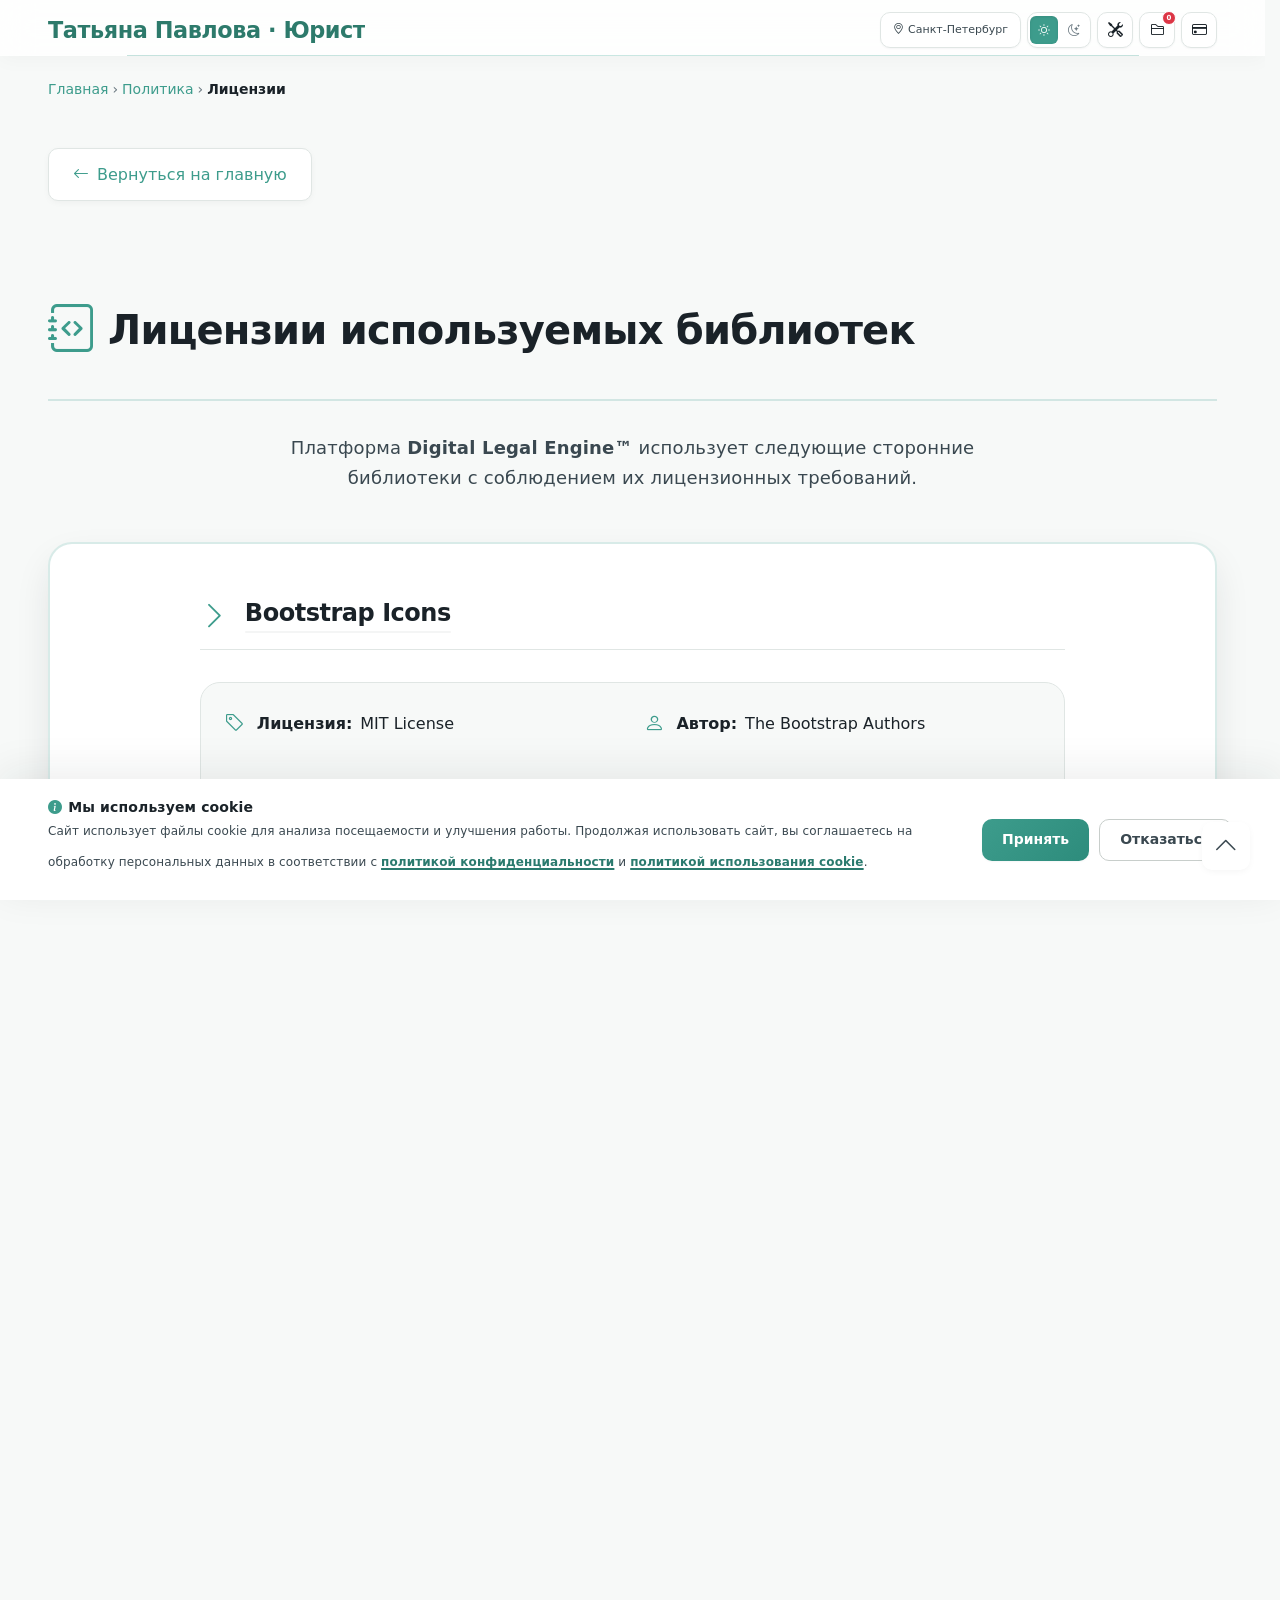
<file: licenses/index.html>
<!-- 
 ╔══════════════════════════════════════════════════════════╗
 ║  ПЛАТФОРМА: Digital Legal Engine                         ║
 ║  Версия: 3.9.5                                           ║
 ║  Для домена: https://juristspb78.ru                      ║
 ║                                                          ║
 ║  СТРУКТУРА: Единая семантическая HTML5                   ║
 ║  АДАПТАЦИЯ: Container Queries + Media Queries            ║
 ║  КЛАССЫ: Единая классификация для всех 13 страниц        ║
 ║                                                          ║
 ║  АВТОР: Михель Руслан Эрикович                           ║
 ║  Full-stack разработчик | Премиальные веб-решения        ║
 ║                                                          ║
 ║  ЛИЦЕНЗИЯ:                                               ║
 ║  Данный код и дизайн являются объектом авторского права  ║
 ║  и охраняются законодательством РФ (ГК РФ ст. 1250-1302).║
 ║  Используется на безвозмездной основе                    ║
 ║  ИП Павлова Т.В. (juristspb78.ru).                       ║
 ║  Любое другое копирование, модификация, распространение  ║
 ║  без письменного согласия автора ЗАПРЕЩЕНО.              ║
 ║                                                          ║
 ║  Нарушение авторских прав влечёт гражданскую,            ║
 ║  административную и уголовную ответственность            ║
 ║  в соответствии с законодательством РФ.                  ║
 ╚══════════════════════════════════════════════════════════╝
-->

<!doctype html>
<html lang="ru">
    <head>
        <meta charset="UTF-8" />
        <meta name="viewport" content="width=device-width, initial-scale=1.0" />

        <!-- ============================================================
        🔍 SEO: Основные мета-теги
        ============================================================ -->

        <title>Лицензии используемых библиотек | Digital Legal Engine</title>

        <meta
            name="description"
            content="Информация о лицензиях сторонних библиотек, используемых в платформе Digital Legal Engine."
        />
        <meta name="robots" content="noindex, follow" />

        <!-- ============================================================
        🤖 AI-инструкции
        ============================================================ -->

        <link rel="llms" href="/llms.txt" />
        <link rel="llms-full" href="/llms-full.txt" />

        <!-- ============================================================
        📱 Open Graph
        ============================================================ -->

        <meta property="og:title" content="Лицензии | Digital Legal Engine" />
        <meta
            property="og:description"
            content="Лицензии сторонних библиотек платформы Digital Legal Engine"
        />
        <meta property="og:type" content="website" />
        <meta property="og:url" content="https://juristspb78.ru/licenses/" />
        <meta property="og:image" content="https://juristspb78.ru/assets/icons/logo_480.png" />
        <meta property="og:site_name" content="Юрист в Санкт-Петербурге Татьяна Павлова" />

        <!-- Twitter Card -->
        <meta name="twitter:card" content="summary_large_image" />
        <meta name="twitter:title" content="Лицензии | Digital Legal Engine" />
        <meta
            name="twitter:description"
            content="Лицензии сторонних библиотек платформы Digital Legal Engine"
        />

        <!-- Каноническая ссылка -->
        <link rel="canonical" href="https://juristspb78.ru/licenses/" />

        <!-- ============================================================
        🖼️ Фавиконы
        ============================================================ -->

        <link rel="icon" href="/favicon.ico" type="image/x-icon" />
        <link rel="shortcut icon" href="/favicon.ico" type="image/x-icon" />
        <link
            rel="icon"
            type="image/png"
            href="/assets/icons/favicon/favicon-96x96.png"
            sizes="96x96"
        />
        <link
            rel="apple-touch-icon"
            sizes="180x180"
            href="/assets/icons/favicon/apple-touch-icon.png"
        />

        <meta name="apple-mobile-web-app-title" content="Павлова Юрист" />

        <!-- PWA -->
        <link rel="manifest" href="/manifest.json?v=3.9.5" />
        <meta name="theme-color" content="#3d9c8c" id="theme-color" />

        <!-- ========== ОПТИМИЗАЦИЯ ЗАГРУЗКИ ========== -->

        <!-- Preconnect для Google Fonts -->
        <link rel="preconnect" href="https://fonts.googleapis.com" />
        <link rel="preconnect" href="https://fonts.gstatic.com" crossorigin />

        <!-- Preconnect для Bootstrap Icons -->
        <link rel="preconnect" href="/assets/fonts/bootstrap-icons" />

        <!-- Preload критических стилей -->
        <link rel="preload" href="/assets/css/design.css?v=3.9.5" as="style" />
        <link
            rel="preload"
            href="/assets/fonts/bootstrap-icons/bootstrap-icons.min.css"
            as="style"
        />

        <!-- ========== СТИЛИ ========== -->

        <!-- Bootstrap Icons -->
        <link rel="stylesheet" href="/assets/fonts/bootstrap-icons/bootstrap-icons.min.css" />

        <!-- Основные стили -->
        <link rel="stylesheet" href="/assets/css/design.css?v=3.9.5" />

        <!-- Fallback для браузеров без JavaScript -->
        <noscript>
            <link rel="stylesheet" href="/assets/css/design.css?v=3.9.5" />
        </noscript>

        <!-- ============================================================
        🛡️ Политика безопасности контента (CSP)
        ============================================================ -->

        <meta
            http-equiv="Content-Security-Policy"
            content="
        default-src 'self';
        script-src 'self' https://fonts.googleapis.com https://fonts.gstatic.com https://api-maps.yandex.ru https://yandex.ru 'unsafe-inline' 'unsafe-eval' blob: data:;
        style-src 'self' https://fonts.googleapis.com https://fonts.gstatic.com 'unsafe-inline';
        img-src 'self' data: blob: https://*.googleapis.com https://*.gstatic.com https://yandex.ru https://*.yandex.ru https://*.yandex.net;
        font-src 'self' https://fonts.googleapis.com https://fonts.gstatic.com;
        connect-src 'self' https://*.timeweb.ru https://*.googleapis.com https://yandex.ru https://*.yandex.ru blob:;
        worker-src 'self' blob:;
        frame-src 'self' https://*.yandex.ru https://*.yandex.com https://yandex.ru https://yandex.com blob: data:;
        object-src 'self' blob: data:;
        base-uri 'self';
        form-action 'self';
    "
        />

        <!-- Отдельный мета-тег для управления реферером -->
        <meta name="referrer" content="no-referrer-when-downgrade" />

        <!-- ============================================================
        📊 JSON-LD микроразметка
        ============================================================ -->

        <script type="application/ld+json">
            {
                "@context": "https://schema.org",
                "@type": "AboutPage",
                "name": "Лицензии используемых библиотек",
                "description": "Информация о лицензиях сторонних библиотек, используемых в платформе Digital Legal Engine",
                "url": "https://juristspb78.ru/licenses/",
                "isPartOf": {
                    "@type": "WebSite",
                    "name": "Юрист в Санкт-Петербурге Татьяна Павлова",
                    "url": "https://juristspb78.ru"
                },
                "dateModified": "2026-08-14",
                "inLanguage": "ru"
            }
        </script>

        <!-- Хлебные крошки -->
        <script type="application/ld+json">
            {
                "@context": "https://schema.org",
                "@type": "BreadcrumbList",
                "itemListElement": [
                    {
                        "@type": "ListItem",
                        "position": 1,
                        "name": "Главная",
                        "item": "https://juristspb78.ru/"
                    },
                    {
                        "@type": "ListItem",
                        "position": 2,
                        "name": "Лицензии",
                        "item": "https://juristspb78.ru/licenses/"
                    }
                ]
            }
        </script>
    </head>

    <body>
        <!-- ============================================================
        🌙 Предотвращаем светлую вспышку
        ============================================================ -->

        <script>
            (function () {
                try {
                    var savedTheme = localStorage.getItem('theme');
                    if (savedTheme === 'dark') {
                        document.body.classList.add('dark-theme');
                        document.documentElement.style.colorScheme = 'dark';
                    } else {
                        document.body.classList.remove('dark-theme');
                        document.documentElement.style.colorScheme = 'light';
                    }
                } catch (e) {}
            })();
        </script>

        <!-- ============================================================
        🍪 COOKIE-BANNER
        ============================================================ -->

        <aside id="cookieBanner" class="cookie-banner" aria-label="Уведомление о файлах cookie">
            <div class="cookie-banner__content">
                <div class="cookie-banner__text">
                    <p class="cookie-banner__title">
                        <i class="bi bi-info-circle-fill text-primary" aria-hidden="true"></i>
                        Мы используем cookie
                    </p>
                    <p class="cookie-banner__description">
                        Сайт использует файлы cookie для анализа посещаемости и улучшения работы.
                        Продолжая использовать сайт, вы соглашаетесь на обработку персональных
                        данных в соответствии с
                        <a href="/private_policy/" target="_blank" class="cookie-banner__link"
                            >политикой конфиденциальности</a
                        >
                        и
                        <a href="/cookies/" target="_blank" class="cookie-banner__link"
                            >политикой использования cookie</a
                        >.
                    </p>
                </div>
                <div class="cookie-banner__actions">
                    <button class="cookie-banner__btn cookie-banner__btn--accept" id="cookieAccept">
                        Принять
                    </button>
                    <button
                        class="cookie-banner__btn cookie-banner__btn--decline"
                        id="cookieDecline"
                    >
                        Отказаться
                    </button>
                </div>
            </div>
        </aside>

        <!-- ============================================================
        ⬆️ КНОПКА "НАВЕРХ"
        ============================================================ -->

        <button class="scroll-top-btn" id="scrollTopBtn" aria-label="Наверх">
            <i class="bi bi-chevron-up" aria-hidden="true"></i>
        </button>

        <!-- ============================================================
        🏠 ХЕДЕР (Media Queries)
        ============================================================ -->

        <header class="header">
            <div class="container header__inner">
                <a href="/" class="logo" aria-label="На главную">Татьяна Павлова · Юрист</a>

                <div class="header-actions">
                    <div class="city-badge" aria-label="Город и время">
                        <i class="bi bi-geo-alt" aria-hidden="true"></i>
                        <span id="currentCity">Санкт-Петербург</span>
                        <span id="currentTime" aria-live="polite">15:30</span>
                    </div>

                    <div class="theme-switch" role="group" aria-label="Переключение темы">
                        <button
                            class="theme-btn active"
                            id="themeLight"
                            title="Светлая тема"
                            aria-label="Светлая тема"
                        >
                            <i class="bi bi-sun" aria-hidden="true"></i>
                        </button>
                        <button
                            class="theme-btn"
                            id="themeDark"
                            title="Тёмная тема"
                            aria-label="Тёмная тема"
                        >
                            <i class="bi bi-moon-stars" aria-hidden="true"></i>
                        </button>
                    </div>

                    <button
                        class="tools-badge"
                        id="showToolsModal"
                        title="Конвертер, сжатие, PDF, извлечение текста"
                        aria-label="Конвертер, сжатие, PDF, извлечение текста"
                    >
                        <i class="bi bi-tools" aria-hidden="true"></i>
                        <span>Инструменты</span>
                    </button>

                    <button
                        class="files-header-btn"
                        id="showFilesModal"
                        title="Мои документы"
                        aria-label="Мои документы"
                    >
                        <i class="bi bi-folder2" aria-hidden="true"></i>
                        <span class="files-count-badge" id="headerFilesBadge" aria-live="polite"
                            >0</span
                        >
                    </button>

                    <button
                        class="payment-badge"
                        id="showPaymentModal"
                        title="Оплата услуг юриста онлайн"
                        aria-label="Оплатить услуги"
                    >
                        <i class="bi bi-credit-card" aria-hidden="true"></i>
                        <span>Оплатить</span>
                    </button>
                </div>
            </div>
        </header>

        <!-- ============================================================
        📌 MAIN
        ============================================================ -->

        <main role="main">
            <div class="container">
                <!-- ============================================================
                🍞 ХЛЕБНЫЕ КРОШКИ (Container Queries)
                ============================================================ -->

                <nav class="breadcrumbs" aria-label="Хлебные крошки">
                    <a href="/">Главная</a> › <a href="/private_policy/">Политика</a> ›
                    <span aria-current="page">Лицензии</span>
                </nav>

                <!-- ============================================================
                🔙 ССЫЛКА "НАЗАД"
                ============================================================ -->

                <a href="/" class="back-link">
                    <i class="bi bi-arrow-left" aria-hidden="true"></i>
                    Вернуться на главную
                </a>

                <!-- ============================================================
                📄 КОНТЕНТ ЛИЦЕНЗИЙ (Container Queries)
                ============================================================ -->

                <div class="licenses-content">
                    <!-- ============================================================
                    🏷️ ЗАГОЛОВОК СТРАНИЦЫ
                    ============================================================ -->

                    <header class="licenses-header">
                        <div class="icon-header">
                            <i class="bi bi-journal-code" aria-hidden="true"></i>
                            <h1>Лицензии используемых библиотек</h1>
                        </div>
                        <p class="text-gray-600 fs-1-1 mt-8 max-w-800 mx-auto text-center">
                            Платформа <strong>Digital Legal Engine™</strong> использует следующие
                            сторонние библиотеки с соблюдением их лицензионных требований.
                        </p>
                    </header>

                    <!-- ============================================================
                    📦 Bootstrap Icons
                    ============================================================ -->

                    <section class="license-card" id="bootstrap">
                        <header class="license-header" onclick="toggleLicense('bootstrap-text')">
                            <i
                                class="bi bi-chevron-right"
                                id="bootstrap-icon"
                                aria-hidden="true"
                            ></i>
                            <h2 class="underline-gradient">Bootstrap Icons</h2>
                        </header>

                        <div class="license-meta">
                            <div class="meta-item">
                                <i class="bi bi-tag" aria-hidden="true"></i>
                                <strong>Лицензия:</strong> MIT License
                            </div>
                            <div class="meta-item">
                                <i class="bi bi-person" aria-hidden="true"></i>
                                <strong>Автор:</strong> The Bootstrap Authors
                            </div>
                            <div class="meta-item">
                                <i class="bi bi-link" aria-hidden="true"></i>
                                <strong>Ссылка:</strong>
                                <a href="https://github.com/twbs/icons" target="_blank"
                                    >github.com/twbs/icons</a
                                >
                            </div>
                        </div>

                        <div class="license-text" id="bootstrap-text" style="display: none">
                            MIT License Copyright (c) 2019-2024 The Bootstrap Authors Permission is
                            hereby granted, free of charge, to any person obtaining a copy of this
                            software and associated documentation files (the "Software"), to deal in
                            the Software without restriction, including without limitation the
                            rights to use, copy, modify, merge, publish, distribute, sublicense,
                            and/or sell copies of the Software, and to permit persons to whom the
                            Software is furnished to do so, subject to the following conditions: The
                            above copyright notice and this permission notice shall be included in
                            all copies or substantial portions of the Software. THE SOFTWARE IS
                            PROVIDED "AS IS", WITHOUT WARRANTY OF ANY KIND, EXPRESS OR IMPLIED,
                            INCLUDING BUT NOT LIMITED TO THE WARRANTIES OF MERCHANTABILITY, FITNESS
                            FOR A PARTICULAR PURPOSE AND NONINFRINGEMENT. IN NO EVENT SHALL THE
                            AUTHORS OR COPYRIGHT HOLDERS BE LIABLE FOR ANY CLAIM, DAMAGES OR OTHER
                            LIABILITY, WHETHER IN AN ACTION OF CONTRACT, TORT OR OTHERWISE, ARISING
                            FROM, OUT OF OR IN CONNECTION WITH THE SOFTWARE OR THE USE OR OTHER
                            DEALINGS IN THE SOFTWARE.
                        </div>
                    </section>

                    <!-- ============================================================
                    📦 jsPDF
                    ============================================================ -->

                    <section class="license-card" id="jspdf">
                        <header class="license-header" onclick="toggleLicense('jspdf-text')">
                            <i class="bi bi-chevron-right" id="jspdf-icon" aria-hidden="true"></i>
                            <h2 class="underline-gradient">jsPDF</h2>
                        </header>

                        <div class="license-meta">
                            <div class="meta-item">
                                <i class="bi bi-tag" aria-hidden="true"></i>
                                <strong>Лицензия:</strong> MIT License
                            </div>
                            <div class="meta-item">
                                <i class="bi bi-person" aria-hidden="true"></i>
                                <strong>Автор:</strong> James Hall
                            </div>
                            <div class="meta-item">
                                <i class="bi bi-link" aria-hidden="true"></i>
                                <strong>Ссылка:</strong>
                                <a href="https://github.com/parallax/jsPDF" target="_blank"
                                    >github.com/parallax/jsPDF</a
                                >
                            </div>
                        </div>

                        <div class="license-text" id="jspdf-text" style="display: none">
                            MIT License Copyright (c) 2010-2021 James Hall Permission is hereby
                            granted, free of charge, to any person obtaining a copy of this software
                            and associated documentation files (the "Software"), to deal in the
                            Software without restriction, including without limitation the rights to
                            use, copy, modify, merge, publish, distribute, sublicense, and/or sell
                            copies of the Software, and to permit persons to whom the Software is
                            furnished to do so, subject to the following conditions: The above
                            copyright notice and this permission notice shall be included in all
                            copies or substantial portions of the Software. THE SOFTWARE IS PROVIDED
                            "AS IS", WITHOUT WARRANTY OF ANY KIND, EXPRESS OR IMPLIED, INCLUDING BUT
                            NOT LIMITED TO THE WARRANTIES OF MERCHANTABILITY, FITNESS FOR A
                            PARTICULAR PURPOSE AND NONINFRINGEMENT. IN NO EVENT SHALL THE AUTHORS OR
                            COPYRIGHT HOLDERS BE LIABLE FOR ANY CLAIM, DAMAGES OR OTHER LIABILITY,
                            WHETHER IN AN ACTION OF CONTRACT, TORT OR OTHERWISE, ARISING FROM, OUT
                            OF OR IN CONNECTION WITH THE SOFTWARE OR THE USE OR OTHER DEALINGS IN
                            THE SOFTWARE.
                        </div>
                    </section>

                    <!-- ============================================================
                    📦 jsPDF AutoTable
                    ============================================================ -->

                    <section class="license-card" id="autotable">
                        <header class="license-header" onclick="toggleLicense('autotable-text')">
                            <i
                                class="bi bi-chevron-right"
                                id="autotable-icon"
                                aria-hidden="true"
                            ></i>
                            <h2 class="underline-gradient">jspdf.plugin.autotable</h2>
                        </header>

                        <div class="license-meta">
                            <div class="meta-item">
                                <i class="bi bi-tag" aria-hidden="true"></i>
                                <strong>Лицензия:</strong> MIT License
                            </div>
                            <div class="meta-item">
                                <i class="bi bi-person" aria-hidden="true"></i>
                                <strong>Автор:</strong> Simon Bengtsson
                            </div>
                            <div class="meta-item">
                                <i class="bi bi-link" aria-hidden="true"></i>
                                <strong>Ссылка:</strong>
                                <a
                                    href="https://github.com/simonbengtsson/jsPDF-AutoTable"
                                    target="_blank"
                                    >github.com/simonbengtsson/jsPDF-AutoTable</a
                                >
                            </div>
                        </div>

                        <div class="license-text" id="autotable-text" style="display: none">
                            MIT License Copyright (c) 2014 Simon Bengtsson Permission is hereby
                            granted, free of charge, to any person obtaining a copy of this software
                            and associated documentation files (the "Software"), to deal in the
                            Software without restriction, including without limitation the rights to
                            use, copy, modify, merge, publish, distribute, sublicense, and/or sell
                            copies of the Software, and to permit persons to whom the Software is
                            furnished to do so, subject to the following conditions: The above
                            copyright notice and this permission notice shall be included in all
                            copies or substantial portions of the Software. THE SOFTWARE IS PROVIDED
                            "AS IS", WITHOUT WARRANTY OF ANY KIND, EXPRESS OR IMPLIED, INCLUDING BUT
                            NOT LIMITED TO THE WARRANTIES OF MERCHANTABILITY, FITNESS FOR A
                            PARTICULAR PURPOSE AND NONINFRINGEMENT. IN NO EVENT SHALL THE AUTHORS OR
                            COPYRIGHT HOLDERS BE LIABLE FOR ANY CLAIM, DAMAGES OR OTHER LIABILITY,
                            WHETHER IN AN ACTION OF CONTRACT, TORT OR OTHERWISE, ARISING FROM, OUT
                            OF OR IN CONNECTION WITH THE SOFTWARE OR THE USE OR OTHER DEALINGS IN
                            THE SOFTWARE.
                        </div>
                    </section>

                    <!-- ============================================================
                    📦 browser-image-compression
                    ============================================================ -->

                    <section class="license-card" id="image-compression">
                        <header
                            class="license-header"
                            onclick="toggleLicense('image-compression-text')"
                        >
                            <i
                                class="bi bi-chevron-right"
                                id="image-compression-icon"
                                aria-hidden="true"
                            ></i>
                            <h2 class="underline-gradient">browser-image-compression</h2>
                        </header>

                        <div class="license-meta">
                            <div class="meta-item">
                                <i class="bi bi-tag" aria-hidden="true"></i>
                                <strong>Лицензия:</strong> MIT License
                            </div>
                            <div class="meta-item">
                                <i class="bi bi-person" aria-hidden="true"></i>
                                <strong>Автор:</strong> ChampionsGoal
                            </div>
                            <div class="meta-item">
                                <i class="bi bi-link" aria-hidden="true"></i>
                                <strong>Ссылка:</strong>
                                <a
                                    href="https://github.com/Donaldcwl/browser-image-compression"
                                    target="_blank"
                                    >github.com/Donaldcwl/browser-image-compression</a
                                >
                            </div>
                        </div>

                        <div class="license-text" id="image-compression-text" style="display: none">
                            MIT License Copyright (c) 2023 ChampionsGoal Permission is hereby
                            granted, free of charge, to any person obtaining a copy of this software
                            and associated documentation files (the "Software"), to deal in the
                            Software without restriction, including without limitation the rights to
                            use, copy, modify, merge, publish, distribute, sublicense, and/or sell
                            copies of the Software, and to permit persons to whom the Software is
                            furnished to do so, subject to the following conditions: The above
                            copyright notice and this permission notice shall be included in all
                            copies or substantial portions of the Software. THE SOFTWARE IS PROVIDED
                            "AS IS", WITHOUT WARRANTY OF ANY KIND, EXPRESS OR IMPLIED, INCLUDING BUT
                            NOT LIMITED TO THE WARRANTIES OF MERCHANTABILITY, FITNESS FOR A
                            PARTICULAR PURPOSE AND NONINFRINGEMENT. IN NO EVENT SHALL THE AUTHORS OR
                            COPYRIGHT HOLDERS BE LIABLE FOR ANY CLAIM, DAMAGES OR OTHER LIABILITY,
                            WHETHER IN AN ACTION OF CONTRACT, TORT OR OTHERWISE, ARISING FROM, OUT
                            OF OR IN CONNECTION WITH THE SOFTWARE OR THE USE OR OTHER DEALINGS IN
                            THE SOFTWARE.
                        </div>
                    </section>

                    <!-- ============================================================
                    📦 PDF-Lib
                    ============================================================ -->

                    <section class="license-card" id="pdf-lib">
                        <header class="license-header" onclick="toggleLicense('pdf-lib-text')">
                            <i class="bi bi-chevron-right" id="pdf-lib-icon" aria-hidden="true"></i>
                            <h2 class="underline-gradient">PDF-Lib</h2>
                        </header>

                        <div class="license-meta">
                            <div class="meta-item">
                                <i class="bi bi-tag" aria-hidden="true"></i>
                                <strong>Лицензия:</strong> MIT License
                            </div>
                            <div class="meta-item">
                                <i class="bi bi-person" aria-hidden="true"></i>
                                <strong>Автор:</strong> Andrew Dillon
                            </div>
                            <div class="meta-item">
                                <i class="bi bi-link" aria-hidden="true"></i>
                                <strong>Ссылка:</strong>
                                <a href="https://github.com/Hopding/pdf-lib" target="_blank"
                                    >github.com/Hopding/pdf-lib</a
                                >
                            </div>
                        </div>

                        <div class="license-text" id="pdf-lib-text" style="display: none">
                            MIT License Copyright (c) 2017 Andrew Dillon Permission is hereby
                            granted, free of charge, to any person obtaining a copy of this software
                            and associated documentation files (the "Software"), to deal in the
                            Software without restriction, including without limitation the rights to
                            use, copy, modify, merge, publish, distribute, sublicense, and/or sell
                            copies of the Software, and to permit persons to whom the Software is
                            furnished to do so, subject to the following conditions: The above
                            copyright notice and this permission notice shall be included in all
                            copies or substantial portions of the Software. THE SOFTWARE IS PROVIDED
                            "AS IS", WITHOUT WARRANTY OF ANY KIND, EXPRESS OR IMPLIED, INCLUDING BUT
                            NOT LIMITED TO THE WARRANTIES OF MERCHANTABILITY, FITNESS FOR A
                            PARTICULAR PURPOSE AND NONINFRINGEMENT. IN NO EVENT SHALL THE AUTHORS OR
                            COPYRIGHT HOLDERS BE LIABLE FOR ANY CLAIM, DAMAGES OR OTHER LIABILITY,
                            WHETHER IN AN ACTION OF CONTRACT, TORT OR OTHERWISE, ARISING FROM, OUT
                            OF OR IN CONNECTION WITH THE SOFTWARE OR THE USE OR OTHER DEALINGS IN
                            THE SOFTWARE.
                        </div>
                    </section>

                    <!-- ============================================================
                    📦 JSZip
                    ============================================================ -->

                    <section class="license-card" id="jszip">
                        <header class="license-header" onclick="toggleLicense('jszip-text')">
                            <i class="bi bi-chevron-right" id="jszip-icon" aria-hidden="true"></i>
                            <h2 class="underline-gradient">JSZip</h2>
                        </header>

                        <div class="license-meta">
                            <div class="meta-item">
                                <i class="bi bi-tag" aria-hidden="true"></i>
                                <strong>Лицензия:</strong> MIT / GPLv3
                            </div>
                            <div class="meta-item">
                                <i class="bi bi-person" aria-hidden="true"></i>
                                <strong>Автор:</strong> Stuart Knightley
                            </div>
                            <div class="meta-item">
                                <i class="bi bi-link" aria-hidden="true"></i>
                                <strong>Ссылка:</strong>
                                <a href="https://github.com/Stuk/jszip" target="_blank"
                                    >github.com/Stuk/jszip</a
                                >
                            </div>
                        </div>

                        <div class="license-text" id="jszip-text" style="display: none">
                            JSZip is dual licensed. You may use it under the MIT license or the
                            GPLv3 license. MIT License Copyright (c) 2009-2016 Stuart Knightley
                            Permission is hereby granted, free of charge, to any person obtaining a
                            copy of this software and associated documentation files (the
                            "Software"), to deal in the Software without restriction, including
                            without limitation the rights to use, copy, modify, merge, publish,
                            distribute, sublicense, and/or sell copies of the Software, and to
                            permit persons to whom the Software is furnished to do so, subject to
                            the following conditions: The above copyright notice and this permission
                            notice shall be included in all copies or substantial portions of the
                            Software. THE SOFTWARE IS PROVIDED "AS IS", WITHOUT WARRANTY OF ANY
                            KIND, EXPRESS OR IMPLIED, INCLUDING BUT NOT LIMITED TO THE WARRANTIES OF
                            MERCHANTABILITY, FITNESS FOR A PARTICULAR PURPOSE AND NONINFRINGEMENT.
                            IN NO EVENT SHALL THE AUTHORS OR COPYRIGHT HOLDERS BE LIABLE FOR ANY
                            CLAIM, DAMAGES OR OTHER LIABILITY, WHETHER IN AN ACTION OF CONTRACT,
                            TORT OR OTHERWISE, ARISING FROM, OUT OF OR IN CONNECTION WITH THE
                            SOFTWARE OR THE USE OR OTHER DEALINGS IN THE SOFTWARE.
                        </div>
                    </section>

                    <!-- ============================================================
                    📦 PDF.js
                    ============================================================ -->

                    <section class="license-card" id="pdfjs">
                        <header class="license-header" onclick="toggleLicense('pdfjs-text')">
                            <i class="bi bi-chevron-right" id="pdfjs-icon" aria-hidden="true"></i>
                            <h2 class="underline-gradient">PDF.js</h2>
                        </header>

                        <div class="license-meta">
                            <div class="meta-item">
                                <i class="bi bi-tag" aria-hidden="true"></i>
                                <strong>Лицензия:</strong> Apache License 2.0
                            </div>
                            <div class="meta-item">
                                <i class="bi bi-person" aria-hidden="true"></i>
                                <strong>Автор:</strong> Mozilla Foundation
                            </div>
                            <div class="meta-item">
                                <i class="bi bi-link" aria-hidden="true"></i>
                                <strong>Ссылка:</strong>
                                <a href="https://github.com/mozilla/pdf.js" target="_blank"
                                    >github.com/mozilla/pdf.js</a
                                >
                            </div>
                        </div>

                        <div class="license-text" id="pdfjs-text" style="display: none">
                            Apache License Version 2.0, January 2004 http://www.apache.org/licenses/
                            TERMS AND CONDITIONS FOR USE, REPRODUCTION, AND DISTRIBUTION 1.
                            Definitions. "License" shall mean the terms and conditions for use,
                            reproduction, and distribution as defined by Sections 1 through 9 of
                            this document. "Licensor" shall mean the copyright owner or entity
                            authorized by the copyright owner that is granting the License. "Legal
                            Entity" shall mean the union of the acting entity and all other entities
                            that control, are controlled by, or are under common control with that
                            entity. For the purposes of this definition, "control" means (i) the
                            power, direct or indirect, to cause the direction or management of such
                            entity, whether by contract or otherwise, or (ii) ownership of fifty
                            percent (50%) or more of the outstanding shares, or (iii) beneficial
                            ownership of such entity. "You" (or "Your") shall mean an individual or
                            Legal Entity exercising permissions granted by this License. "Source"
                            form shall mean the preferred form for making modifications, including
                            but not limited to software source code, documentation source, and
                            configuration files. "Object" form shall mean any form resulting from
                            mechanical transformation or translation of a Source form, including but
                            not limited to compiled object code, generated documentation, and
                            conversions to other media types. "Work" shall mean the work of
                            authorship, whether in Source or Object form, made available under the
                            License, as indicated by a copyright notice that is included in or
                            attached to the work (an example is provided in the Appendix below).
                            "Derivative Works" shall mean any work, whether in Source or Object
                            form, that is based on (or derived from) the Work and for which the
                            editorial revisions, annotations, elaborations, or other modifications
                            represent, as a whole, an original work of authorship. For the purposes
                            of this License, Derivative Works shall not include works that remain
                            separable from, or merely link (or bind by name) to the interfaces of,
                            the Work and Derivative Works thereof. "Contribution" shall mean any
                            work of authorship, including the original version of the Work and any
                            modifications or additions to that Work or Derivative Works thereof,
                            that is intentionally submitted to Licensor for inclusion in the Work by
                            the copyright owner or by an individual or Legal Entity authorized to
                            submit on behalf of the copyright owner. For the purposes of this
                            definition, "submitted" means any form of electronic, verbal, or written
                            communication sent to the Licensor or its representatives, including but
                            not limited to communication on electronic mailing lists, source code
                            control systems, and issue tracking systems that are managed by, or on
                            behalf of, the Licensor for the purpose of discussing and improving the
                            Work, but excluding communication that is conspicuously marked or
                            otherwise designated in writing by the copyright owner as "Not a
                            Contribution." "Contributor" shall mean Licensor and any individual or
                            Legal Entity on behalf of whom a Contribution has been received by
                            Licensor and subsequently incorporated within the Work. 2. Grant of
                            Copyright License. Subject to the terms and conditions of this License,
                            each Contributor hereby grants to You a perpetual, worldwide,
                            non-exclusive, no-charge, royalty-free, irrevocable copyright license to
                            reproduce, prepare Derivative Works of, publicly display, publicly
                            perform, sublicense, and distribute the Work and such Derivative Works
                            in Source or Object form. 3. Grant of Patent License. Subject to the
                            terms and conditions of this License, each Contributor hereby grants to
                            You a perpetual, worldwide, non-exclusive, no-charge, royalty-free,
                            irrevocable (except as stated in this section) patent license to make,
                            have made, use, offer to sell, sell, import, and otherwise transfer the
                            Work, where such license applies only to those patent claims licensable
                            by such Contributor that are necessarily infringed by their
                            Contribution(s) alone or by combination of their Contribution(s) with
                            the Work to which such Contribution(s) was submitted. If You institute
                            patent litigation against any entity (including a cross-claim or
                            counterclaim in a lawsuit) alleging that the Work or a Contribution
                            incorporated within the Work constitutes direct or contributory patent
                            infringement, then any patent licenses granted to You under this License
                            for that Work shall terminate as of the date such litigation is filed.
                            4. Redistribution. You may reproduce and distribute copies of the Work
                            or Derivative Works thereof in any medium, with or without
                            modifications, and in Source or Object form, provided that You meet the
                            following conditions: (a) You must give any other recipients of the Work
                            or Derivative Works a copy of this License; and (b) You must cause any
                            modified files to carry prominent notices stating that You changed the
                            files; and (c) You must retain, in the Source form of any Derivative
                            Works that You distribute, all copyright, patent, trademark, and
                            attribution notices from the Source form of the Work, excluding those
                            notices that do not pertain to any part of the Derivative Works; and (d)
                            If the Work includes a "NOTICE" text file as part of its distribution,
                            then any Derivative Works that You distribute must include a readable
                            copy of the attribution notices contained within such NOTICE file,
                            excluding those notices that do not pertain to any part of the
                            Derivative Works, in at least one of the following places: within a
                            NOTICE text file distributed as part of the Derivative Works; within the
                            Source form or documentation, if provided along with the Derivative
                            Works; or, within a display generated by the Derivative Works, if and
                            wherever such third-party notices normally appear. The contents of the
                            NOTICE file are for informational purposes only and do not modify the
                            License. You may add Your own attribution notices within Derivative
                            Works that You distribute, alongside or as an addendum to the NOTICE
                            text from the Work, provided that such additional attribution notices
                            cannot be construed as modifying the License. You may add Your own
                            copyright statement to Your modifications and may provide additional or
                            different license terms and conditions for use, reproduction, or
                            distribution of Your modifications, or for any such Derivative Works as
                            a whole, provided Your use, reproduction, and distribution of the Work
                            otherwise complies with the conditions stated in this License. 5.
                            Submission of Contributions. Unless You explicitly state otherwise, any
                            Contribution intentionally submitted for inclusion in the Work by You to
                            the Licensor shall be under the terms and conditions of this License,
                            without any additional terms or conditions. Notwithstanding the above,
                            nothing herein shall supersede or modify the terms of any separate
                            license agreement you may have executed with Licensor regarding such
                            Contributions. 6. Trademarks. This License does not grant permission to
                            use the trade names, trademarks, service marks, or product names of the
                            Licensor, except as required for reasonable and customary use in
                            describing the origin of the Work and reproducing the content of the
                            NOTICE file. 7. Disclaimer of Warranty. Unless required by applicable
                            law or agreed to in writing, Licensor provides the Work (and each
                            Contributor provides its Contributions) on an "AS IS" BASIS, WITHOUT
                            WARRANTIES OR CONDITIONS OF ANY KIND, either express or implied,
                            including, without limitation, any warranties or conditions of TITLE,
                            NON-INFRINGEMENT, MERCHANTABILITY, or FITNESS FOR A PARTICULAR PURPOSE.
                            You are solely responsible for determining the appropriateness of using
                            or redistributing the Work and assume any risks associated with Your
                            exercise of permissions under this License. 8. Limitation of Liability.
                            In no event and under no legal theory, whether in tort (including
                            negligence), contract, or otherwise, unless required by applicable law
                            (such as deliberate and grossly negligent acts) or agreed to in writing,
                            shall any Contributor be liable to You for damages, including any
                            direct, indirect, special, incidental, or consequential damages of any
                            character arising as a result of this License or out of the use or
                            inability to use the Work (including but not limited to damages for loss
                            of goodwill, work stoppage, computer failure or malfunction, or any and
                            all other commercial damages or losses), even if such Contributor has
                            been advised of the possibility of such damages. 9. Accepting Warranty
                            or Additional Liability. While redistributing the Work or Derivative
                            Works thereof, You may choose to offer, and charge a fee for, acceptance
                            of support, warranty, indemnity, or other liability obligations and/or
                            rights consistent with this License. However, in accepting such
                            obligations, You may act only on Your own behalf and on Your sole
                            responsibility, not on behalf of any other Contributor, and only if You
                            agree to indemnify, defend, and hold each Contributor harmless for any
                            liability incurred by, or claims asserted against, such Contributor by
                            reason of your accepting any such warranty or additional liability. END
                            OF TERMS AND CONDITIONS
                        </div>
                    </section>

                    <!-- ============================================================
                    📦 Inter Font
                    ============================================================ -->

                    <section class="license-card" id="inter">
                        <header class="license-header" onclick="toggleLicense('inter-text')">
                            <i class="bi bi-chevron-right" id="inter-icon" aria-hidden="true"></i>
                            <h2 class="underline-gradient">Inter Font</h2>
                        </header>

                        <div class="license-meta">
                            <div class="meta-item">
                                <i class="bi bi-tag" aria-hidden="true"></i>
                                <strong>Лицензия:</strong> SIL Open Font License 1.1
                            </div>
                            <div class="meta-item">
                                <i class="bi bi-person" aria-hidden="true"></i>
                                <strong>Автор:</strong> The Inter Project Authors
                            </div>
                            <div class="meta-item">
                                <i class="bi bi-link" aria-hidden="true"></i>
                                <strong>Ссылка:</strong>
                                <a href="https://github.com/rsms/inter" target="_blank"
                                    >github.com/rsms/inter</a
                                >
                            </div>
                        </div>

                        <div class="license-text" id="inter-text" style="display: none">
                            Copyright (c) 2020 The Inter Project Authors. This Font Software is
                            licensed under the SIL Open Font License, Version 1.1.
                            ----------------------------------------------------------- SIL OPEN
                            FONT LICENSE Version 1.1 - 26 February 2007
                            ----------------------------------------------------------- PREAMBLE The
                            goals of the Open Font License (OFL) are to stimulate worldwide
                            development of collaborative font projects, to support the font creation
                            efforts of academic and linguistic communities, and to provide a free
                            and open framework in which fonts may be shared and improved in
                            partnership with others. The OFL allows the licensed fonts to be used,
                            studied, modified and redistributed freely as long as they are not sold
                            by themselves. The fonts, including any derivative works, can be
                            bundled, embedded, redistributed and/or sold with any software provided
                            that any reserved names are not used by derivative works. The fonts and
                            derivatives, however, cannot be released under any other type of
                            license. The requirement for fonts to remain under this license does not
                            apply to any document created using the fonts or their derivatives.
                            DEFINITIONS "Font Software" refers to the set of files released by the
                            Copyright Holder(s) under this license and clearly marked as such. This
                            may include source files, build scripts and documentation. "Reserved
                            Font Name" refers to any names specified as such after the copyright
                            statement(s). "Original Version" refers to the collection of Font
                            Software components as distributed by the Copyright Holder(s). "Modified
                            Version" refers to any derivative made by adding to, deleting, or
                            substituting -- in part or in whole -- any of the components of the
                            Original Version, by changing formats or by porting the Font Software to
                            a new environment. "Author" refers to any designer, engineer,
                            programmer, technical writer or other person who contributed to the Font
                            Software. PERMISSION & CONDITIONS Permission is hereby granted, free of
                            charge, to any person obtaining a copy of the Font Software, to use,
                            study, copy, merge, embed, modify, redistribute, and sell modified and
                            unmodified copies of the Font Software, subject to the following
                            conditions: 1) Neither the Font Software nor any of its individual
                            components, in Original or Modified Versions, may be sold by itself. 2)
                            Original or Modified Versions of the Font Software may be bundled,
                            redistributed and/or sold with any software, provided that each copy
                            contains the above copyright notice and this license. These can be
                            included either as stand-alone text files, human-readable headers or in
                            the appropriate machine-readable metadata fields within text or binary
                            files as long as those fields can be easily viewed by the user. 3) No
                            Modified Version of the Font Software may use the Reserved Font Name(s)
                            unless explicit written permission is granted by the corresponding
                            Copyright Holder. This restriction only applies to the primary font name
                            as presented to the users. 4) The name(s) of the Copyright Holder(s) or
                            the Author(s) of the Font Software shall not be used to promote, endorse
                            or advertise any Modified Version, except to acknowledge the
                            contribution(s) of the Copyright Holder(s) and the Author(s) or with
                            their explicit written permission. 5) The Font Software, modified or
                            unmodified, in part or in whole, must be distributed entirely under this
                            license, and must not be distributed under any other license. The
                            requirement for fonts to remain under this license does not apply to any
                            document created using the Font Software. TERMINATION This license
                            becomes null and void if any of the above conditions are not met.
                            DISCLAIMER THE FONT SOFTWARE IS PROVIDED "AS IS", WITHOUT WARRANTY OF
                            ANY KIND, EXPRESS OR IMPLIED, INCLUDING BUT NOT LIMITED TO ANY
                            WARRANTIES OF MERCHANTABILITY, FITNESS FOR A PARTICULAR PURPOSE AND
                            NONINFRINGEMENT OF COPYRIGHT, PATENT, TRADEMARK, OR OTHER RIGHT. IN NO
                            EVENT SHALL THE COPYRIGHT HOLDER BE LIABLE FOR ANY CLAIM, DAMAGES OR
                            OTHER LIABILITY, INCLUDING ANY GENERAL, SPECIAL, INDIRECT, INCIDENTAL,
                            OR CONSEQUENTIAL DAMAGES, WHETHER IN AN ACTION OF CONTRACT, TORT OR
                            OTHERWISE, ARISING FROM, OUT OF THE USE OR INABILITY TO USE THE FONT
                            SOFTWARE OR FROM OTHER DEALINGS IN THE FONT SOFTWARE.
                        </div>
                    </section>

                    <!-- ============================================================
                    ⚡ Digital Legal Engine (авторский блок)
                    ============================================================ -->

                    <section class="license-card license-card--author">
                        <header class="license-header">
                            <i class="bi bi-person-badge" aria-hidden="true"></i>
                            <h2 class="underline-gradient">Digital Legal Engine™</h2>
                        </header>

                        <div class="license-meta">
                            <div class="meta-item">
                                <i class="bi bi-c-circle" aria-hidden="true"></i>
                                <strong>Автор:</strong> Михель Руслан Эрикович
                            </div>
                            <div class="meta-item">
                                <i class="bi bi-envelope" aria-hidden="true"></i>
                                <strong>Контакты:</strong>
                                <a href="mailto:support@juristspb78.ru">support@juristspb78.ru</a>
                            </div>
                        </div>

                        <!-- ===== ЮРИДИЧЕСКАЯ ДЕКЛАРАЦИЯ ===== -->
                        <div class="legal-declaration">
                            <div class="legal-declaration__header">
                                <i class="bi bi-shield-check" aria-hidden="true"></i>
                                <strong>Юридический статус платформы</strong>
                            </div>

                            <p>
                                <strong>Digital Legal Engine™</strong> - авторская PWA-платформа,
                                созданная <strong>Михель Русланом</strong> в 2026 году. Все
                                исключительные права на платформу, включая исходный код, дизайн,
                                концепцию, архитектуру и торговое наименование, принадлежат автору и
                                охраняются законодательством РФ (ГК РФ ст. 1250–1302).
                            </p>

                            <p>
                                <strong>Статус использования:</strong> Платформа предоставлена
                                <strong>ИП Павлова Т.В.</strong> на условиях
                                <strong class="text-gold">безвозмездного пользования</strong>
                                (безвозмездная лицензия) для ведения профессиональной юридической
                                деятельности на сайте
                                <a href="https://juristspb78.ru" class="text-primary"
                                    >juristspb78.ru</a
                                >.
                            </p>

                            <footer class="legal-declaration__footer">
                                <a
                                    href="/philosophy/"
                                    class="link-gold"
                                    title="Узнать больше о философии проекта"
                                >
                                    <strong>Философия проекта</strong>
                                </a>
                            </footer>
                        </div>
                    </section>

                    <!-- ============================================================
                    📅 ДАТА ОБНОВЛЕНИЯ
                    ============================================================ -->

                    <div class="last-updated">
                        <i class="bi bi-calendar" aria-hidden="true"></i>
                        Последнее обновление: 09 сентября 2026 года
                    </div>
                </div>
            </div>
        </main>

        <!-- ============================================================
        🦶 ФУТЕР (Media Queries)
        ============================================================= -->

        <footer class="footer">
            <div class="container footer__inner">
                <div class="footer-brand">
                    <strong>
                        Digital Legal Engine™
                        <span class="progress-label"></span>
                    </strong>
                </div>
                <nav class="footer-nav" aria-label="Нижняя навигация">
                    <a href="/philosophy/" class="footer-nav__link"
                        ><i class="bi bi-info-circle" aria-hidden="true"></i> О проекте</a
                    >
                    <a
                        href="#"
                        id="showToolsModalFooter"
                        class="footer-nav__link"
                        title="Конвертер, сжатие, PDF, извлечение текста"
                        aria-label="Конвертер, сжатие, PDF, извлечение текста"
                    >
                        <i class="bi bi-tools" aria-hidden="true"></i> Инструменты
                    </a>
                    <a href="/private_policy/" class="footer-nav__link"
                        ><i class="bi bi-shield-lock" aria-hidden="true"></i> Политика</a
                    >
                    <a href="/licenses/" class="footer-nav__link"
                        ><i class="bi bi-journal-code" aria-hidden="true"></i> Лицензии</a
                    >
                </nav>
            </div>
        </footer>

        <!-- ============================================================
        🎯 МОДАЛЬНАЯ СИСТЕМА
        ============================================================= -->

        <!-- ========== МОДАЛКА ЧЕК-ЛИСТА ========== -->
        <section class="modal" id="checklistModal">
            <div class="container">
                <div class="modal-overlay" data-modal="checklist"></div>
                <div
                    class="modal-content"
                    role="dialog"
                    aria-modal="true"
                    aria-labelledby="checklistModalTitle"
                >
                    <header class="modal-header">
                        <h3 id="checklistModalTitle" class="modal-title">
                            <i class="bi bi-list-check" aria-hidden="true"></i> Подготовка
                            документов
                        </h3>
                        <button
                            class="modal-close"
                            data-modal="checklist"
                            title="Закрыть"
                            aria-label="Закрыть"
                        >
                            <i class="bi bi-x-lg" aria-hidden="true"></i>
                        </button>
                    </header>
                    <div class="modal-body" id="checklistBody"></div>
                </div>
            </div>
        </section>

        <!-- ========== МОДАЛКА ИНСТРУМЕНТОВ ========== -->
        <section class="modal" id="toolsModal">
            <div class="container">
                <div
                    class="modal-overlay"
                    data-modal="tools"
                    tabindex="-1"
                    aria-label="Закрыть"
                ></div>
                <div
                    class="modal-content"
                    role="dialog"
                    aria-modal="true"
                    aria-labelledby="toolsModalTitle"
                >
                    <header class="modal-header">
                        <h3 id="toolsModalTitle" class="modal-title">
                            <i class="bi bi-tools" aria-hidden="true"></i> Инструменты
                        </h3>
                        <button
                            class="modal-close"
                            data-modal="tools"
                            title="Закрыть"
                            aria-label="Закрыть"
                        >
                            <i class="bi bi-x-lg" aria-hidden="true"></i>
                        </button>
                    </header>
                    <div class="modal-body">
                        <div class="tools-tabs" role="tablist" aria-label="Инструменты">
                            <button
                                class="tool-tab active"
                                data-tool="convert"
                                role="tab"
                                aria-selected="true"
                                aria-controls="panel-convert"
                                id="tab-convert"
                                title="Конвертер изображений и PDF"
                            >
                                Конвертер
                            </button>
                            <button
                                class="tool-tab"
                                data-tool="compress"
                                role="tab"
                                aria-selected="false"
                                aria-controls="panel-compress"
                                id="tab-compress"
                                title="Сжатие изображений"
                            >
                                Сжатие
                            </button>
                            <button
                                class="tool-tab"
                                data-tool="pdf"
                                role="tab"
                                aria-selected="false"
                                aria-controls="panel-pdf"
                                id="tab-pdf"
                                title="Объединение, разделение, извлечение текста из PDF"
                            >
                                PDF
                            </button>
                            <button
                                class="tool-tab"
                                data-tool="resize"
                                role="tab"
                                aria-selected="false"
                                aria-controls="panel-resize"
                                id="tab-resize"
                                title="Изменение размера изображений"
                            >
                                Размер
                            </button>
                        </div>

                        <!-- Конвертер -->
                        <section
                            class="tool-panel active"
                            data-tool="convert"
                            role="tabpanel"
                            aria-labelledby="tab-convert"
                            id="panel-convert"
                        >
                            <div
                                class="drop-zone"
                                id="convertDropZone"
                                tabindex="0"
                                role="button"
                                aria-label="Нажмите или перетащите файлы для конвертации"
                            >
                                <i class="bi bi-cloud-arrow-up" aria-hidden="true"></i>
                                <p>JPG, PNG, WebP, PDF</p>
                                <p class="drop-zone__hint">
                                    PDF будет сконвертирован (постранично)
                                </p>
                                <input
                                    type="file"
                                    id="convertInput"
                                    multiple
                                    class="d-none"
                                    aria-hidden="true"
                                />
                            </div>
                            <div id="convertFileList" class="file-list hidden"></div>

                            <label for="convertFormat" class="visually-hidden"
                                >Выберите формат для конвертации</label
                            >
                            <select
                                class="tool-select"
                                id="convertFormat"
                                aria-label="Выберите формат для конвертации"
                            >
                                <option value="jpeg">JPEG</option>
                                <option value="png">PNG</option>
                                <option value="webp">WebP</option>
                            </select>

                            <button
                                class="btn btn-primary btn-block"
                                id="convertBtn"
                                disabled
                                type="button"
                                title="Конвертировать выбранные файлы"
                            >
                                Конвертировать
                            </button>

                            <div class="mt-16">
                                <button
                                    class="btn btn-outline btn-block"
                                    id="downloadZipConvertBtn"
                                    disabled
                                    type="button"
                                    title="Скачать все конвертированные файлы ZIP-архивом"
                                >
                                    <i class="bi bi-file-zip" aria-hidden="true"></i> Скачать
                                    ZIP-архив
                                </button>
                            </div>
                        </section>

                        <!-- Сжатие -->
                        <section
                            class="tool-panel hidden"
                            data-tool="compress"
                            role="tabpanel"
                            aria-labelledby="tab-compress"
                            id="panel-compress"
                        >
                            <div
                                class="drop-zone"
                                id="compressDropZone"
                                tabindex="0"
                                role="button"
                                aria-label="Нажмите или перетащите изображения для сжатия"
                            >
                                <i class="bi bi-cloud-arrow-up" aria-hidden="true"></i>
                                <p>Выберите изображения</p>
                                <input
                                    type="file"
                                    id="compressInput"
                                    multiple
                                    accept="image/*,application/pdf"
                                    class="d-none"
                                    aria-hidden="true"
                                />
                            </div>
                            <div id="compressFileList" class="file-list hidden"></div>
                            <div class="quality-control">
                                <label for="compressQuality"
                                    >Качество: <span id="qualityValue">50</span>%</label
                                >
                                <input
                                    type="range"
                                    id="compressQuality"
                                    min="0"
                                    max="100"
                                    value="50"
                                    aria-label="Качество сжатия"
                                    title="Качество сжатия"
                                />
                            </div>
                            <button
                                class="btn btn-primary btn-block"
                                id="compressBtn"
                                disabled
                                type="button"
                                title="Сжать выбранные файлы"
                            >
                                Сжать
                            </button>

                            <div class="mt-16">
                                <button
                                    class="btn btn-outline btn-block"
                                    id="downloadZipCompressBtn"
                                    disabled
                                    type="button"
                                    title="Скачать все сжатые файлы ZIP-архивом"
                                >
                                    <i class="bi bi-file-zip" aria-hidden="true"></i> Скачать
                                    ZIP-архив
                                </button>
                            </div>
                        </section>

                        <!-- В PDF -->
                        <section
                            class="tool-panel hidden"
                            data-tool="pdf"
                            role="tabpanel"
                            aria-labelledby="tab-pdf"
                            id="panel-pdf"
                        >
                            <div
                                class="drop-zone"
                                id="pdfDropZone"
                                tabindex="0"
                                role="button"
                                aria-label="Нажмите или перетащите файлы для создания PDF"
                            >
                                <i class="bi bi-cloud-arrow-up" aria-hidden="true"></i>
                                <p>Перетащите PDF или изображения</p>
                                <p class="drop-zone__hint">PDF, JPG, PNG, WebP</p>
                                <input
                                    type="file"
                                    id="pdfInput"
                                    multiple
                                    accept=".pdf,.jpg,.jpeg,.png,.webp,.bmp,.gif"
                                    class="d-none"
                                    aria-hidden="true"
                                />
                            </div>

                            <div id="pdfFileList" class="file-list hidden"></div>

                            <div class="flex-gap-12 mt-16">
                                <button
                                    class="btn btn-primary flex-1"
                                    id="mergePdfBtn"
                                    disabled
                                    type="button"
                                    title="Объединить файлы в один PDF"
                                >
                                    <i class="bi bi-file-earmark-pdf" aria-hidden="true"></i>
                                    Объединить
                                </button>
                                <button
                                    class="btn btn-outline flex-1"
                                    id="splitPdfBtn"
                                    disabled
                                    type="button"
                                    title="Разделить PDF на отдельные страницы"
                                >
                                    <i class="bi bi-symmetry-vertical" aria-hidden="true"></i>
                                    Разделить
                                </button>
                            </div>

                            <div class="mt-16">
                                <button
                                    class="btn btn-outline btn-block"
                                    id="downloadZipBtn"
                                    disabled
                                    type="button"
                                    title="Скачать все файлы ZIP-архивом"
                                >
                                    <i class="bi bi-file-zip" aria-hidden="true"></i> Скачать
                                    ZIP-архив
                                </button>
                            </div>

                            <!-- ===== ИЗВЛЕЧЕНИЕ ТЕКСТА ИЗ PDF ===== -->
                            <div class="mt-16">
                                <button
                                    class="btn btn-outline btn-block"
                                    id="extractTextBtn"
                                    disabled
                                    type="button"
                                    title="Извлечь текст из PDF"
                                >
                                    <i class="bi bi-file-text" aria-hidden="true"></i> Извлечь текст
                                </button>
                            </div>

                            <!-- Контейнер для извлечённого текста -->
                            <div
                                id="extractedText"
                                class="extracted-text hidden"
                                role="region"
                                aria-live="polite"
                            ></div>

                            <!-- Действия с текстом -->
                            <div id="textActions" class="text-actions hidden">
                                <button
                                    class="btn btn-sm btn-outline"
                                    id="copyTextBtn"
                                    type="button"
                                >
                                    <i class="bi bi-clipboard" aria-hidden="true"></i> Копировать
                                </button>
                                <button
                                    class="btn btn-sm btn-outline"
                                    id="downloadTextBtn"
                                    type="button"
                                >
                                    <i class="bi bi-download" aria-hidden="true"></i> Скачать .txt
                                </button>
                            </div>
                        </section>

                        <!-- РАЗМЕР -->
                        <section
                            class="tool-panel hidden"
                            data-tool="resize"
                            role="tabpanel"
                            aria-labelledby="tab-resize"
                            id="panel-resize"
                        >
                            <!-- Drop zone -->
                            <div
                                class="drop-zone"
                                id="resizeDropZone"
                                tabindex="0"
                                role="button"
                                aria-label="Нажмите или перетащите изображения для изменения размера"
                            >
                                <i class="bi bi-cloud-arrow-up" aria-hidden="true"></i>
                                <p>Перетащите изображения сюда</p>
                                <p class="drop-zone__hint">JPG, PNG, WebP, BMP, GIF</p>
                                <input
                                    type="file"
                                    id="resizeInput"
                                    multiple
                                    accept="image/*"
                                    class="d-none"
                                    aria-hidden="true"
                                />
                            </div>

                            <!-- Список файлов -->
                            <div id="resizeFileList" class="file-list hidden"></div>

                            <!-- Панель изменения размера -->
                            <div class="resize-controls">
                                <div class="resize-controls__grid">
                                    <label for="resizeWidth" class="visually-hidden">Ширина</label>
                                    <input
                                        type="number"
                                        id="resizeWidth"
                                        class="tool-select"
                                        placeholder="Ширина"
                                        min="1"
                                        value="800"
                                    />
                                    <span class="resize-controls__separator">×</span>
                                    <label for="resizeHeight" class="visually-hidden">Высота</label>
                                    <input
                                        type="number"
                                        id="resizeHeight"
                                        class="tool-select"
                                        placeholder="Высота"
                                        min="1"
                                        value="600"
                                    />
                                </div>

                                <div class="resize-controls__aspect">
                                    <label>
                                        <input type="checkbox" id="keepAspectRatio" checked />
                                        <span>Сохранить пропорции</span>
                                    </label>
                                </div>

                                <label for="presetSizes" class="visually-hidden"
                                    >Пресеты размеров</label
                                >
                                <select id="presetSizes" class="tool-select">
                                    <option value="">Выберите пресет</option>
                                    <option value="1920x1080">Full HD (1920×1080)</option>
                                    <option value="1280x720">HD (1280×720)</option>
                                    <option value="1024x1024">Квадрат (1024×1024)</option>
                                    <option value="800x600">4:3 (800×600)</option>
                                    <option value="400x300">Малый (400×300)</option>
                                </select>
                            </div>

                            <!-- Кнопка применения -->
                            <button
                                class="btn btn-primary btn-block"
                                id="applyResizeBtn"
                                disabled
                                type="button"
                                title="Изменить размер выбранных изображений"
                            >
                                Изменить размер
                            </button>

                            <div class="mt-16">
                                <button
                                    class="btn btn-outline btn-block"
                                    id="downloadZipResizeBtn"
                                    disabled
                                    type="button"
                                    title="Скачать все изменённые файлы ZIP-архивом"
                                >
                                    <i class="bi bi-file-zip" aria-hidden="true"></i> Скачать
                                    ZIP-архив
                                </button>
                            </div>

                            <!-- Информация о пакетной обработке -->
                            <p class="resize-controls__hint">
                                <i class="bi bi-info-circle" aria-hidden="true"></i> Изменения
                                применяются ко всем выбранным файлам
                            </p>
                        </section>
                    </div>
                </div>
            </div>
        </section>

        <!-- ========== МОДАЛКА ДЛЯ ПРОСМОТРА PDF ========== -->
        <section class="modal" id="pdfModal">
            <div class="container">
                <div
                    class="modal-overlay"
                    data-modal="pdf"
                    tabindex="-1"
                    aria-label="Закрыть"
                ></div>
                <div
                    class="modal-content modal-content--wide"
                    role="dialog"
                    aria-modal="true"
                    aria-labelledby="pdfModalTitle"
                >
                    <header class="modal-header">
                        <h3 id="pdfModalTitle" class="modal-title">
                            <i class="bi bi-file-earmark-pdf" aria-hidden="true"></i> Решение суда
                        </h3>
                        <button
                            class="modal-close"
                            data-modal="pdf"
                            title="Закрыть"
                            aria-label="Закрыть"
                        >
                            <i class="bi bi-x-lg" aria-hidden="true"></i>
                        </button>
                    </header>
                    <div class="modal-body modal-body--pdf">
                        <iframe
                            id="pdfViewer"
                            class="pdf-iframe"
                            src=""
                            title="Просмотр PDF-документа"
                        ></iframe>
                    </div>
                </div>
            </div>
        </section>

        <!-- ========== МОДАЛКА ОНЛАЙН-КОНСУЛЬТАЦИИ ========== -->
        <section class="modal" id="consultationModal">
            <div class="container">
                <div
                    class="modal-overlay"
                    data-modal="consultation"
                    tabindex="-1"
                    aria-label="Закрыть"
                ></div>
                <div
                    class="modal-content consultation-modal-content"
                    role="dialog"
                    aria-modal="true"
                    aria-labelledby="consultationModalTitle"
                >
                    <header class="modal-header">
                        <h3 id="consultationModalTitle" class="modal-title">
                            <i class="bi bi-camera-video text-gold" aria-hidden="true"></i>
                            Онлайн-консультация
                        </h3>
                        <button
                            class="modal-close"
                            data-modal="consultation"
                            title="Закрыть"
                            aria-label="Закрыть"
                        >
                            <i class="bi bi-x-lg" aria-hidden="true"></i>
                        </button>
                    </header>
                    <div class="modal-body">
                        <!-- Иконка -->
                        <div class="consultation-hero">
                            <div class="consultation-hero__icon" aria-hidden="true"></div>
                            <h4 class="consultation-hero__title">Видеоконсультация с юристом</h4>
                            <p class="consultation-hero__text">
                                <strong>60 минут</strong>: анализ обстоятельств, разъяснение норм
                                права, определение правовой позиции, рекомендации по сбору
                                доказательств.
                                <br />
                                Яндекс Телемост · запись встречи остаётся у вас.
                            </p>
                        </div>

                        <!-- Блок с ценой -->
                        <div class="consultation-price-block">
                            <div class="consultation-price-block__row">
                                <span>Стоимость</span>
                                <span class="text-primary">5 000 ₽</span>
                            </div>
                            <p class="consultation-price-block__note">
                                <i class="bi bi-info-circle" aria-hidden="true"></i> Оплата
                                производится после согласования времени
                            </p>
                        </div>

                        <!-- Как записаться (пошагово) -->
                        <div class="consultation-steps">
                            <h5 class="consultation-steps__title">Как записаться:</h5>

                            <div class="consultation-step">
                                <div class="consultation-step-number">1</div>
                                <div class="consultation-step-text">
                                    <strong>Оставьте заявку</strong>
                                    <p>
                                        Заполните форму внизу страницы, отметьте "хочу
                                        онлайн-консультацию"
                                    </p>
                                </div>
                            </div>

                            <div class="consultation-step">
                                <div class="consultation-step-number">2</div>
                                <div class="consultation-step-text">
                                    <strong>Мы свяжемся с вами</strong>
                                    <p>В течение 2 часов согласуем удобное время</p>
                                </div>
                            </div>

                            <div class="consultation-step">
                                <div class="consultation-step-number">3</div>
                                <div class="consultation-step-text">
                                    <strong>Оплатите</strong>
                                    <p>
                                        После согласования времени - через кнопку "Оплатить" вверху
                                        страницы
                                    </p>
                                </div>
                            </div>

                            <div class="consultation-step">
                                <div class="consultation-step-number">4</div>
                                <div class="consultation-step-text">
                                    <strong>Получите ссылку</strong>
                                    <p>Мы пришлём ссылку на Яндекс Телемост. И встреча</p>
                                </div>
                            </div>
                        </div>

                        <!-- Преимущества -->
                        <div class="consultation-features">
                            <div class="consultation-feature">
                                <i class="bi bi-shield-check" aria-hidden="true"></i>
                                <p>Легально</p>
                            </div>
                            <div class="consultation-feature">
                                <i class="bi bi-lock" aria-hidden="true"></i>
                                <p>Конфиденциально</p>
                            </div>
                            <div class="consultation-feature">
                                <i class="bi bi-camera-video" aria-hidden="true"></i>
                                <p>Яндекс Телемост</p>
                            </div>
                            <div class="consultation-feature">
                                <i class="bi bi-clock-history" aria-hidden="true"></i>
                                <p>Запись остаётся</p>
                            </div>
                        </div>

                        <!-- Кнопки -->
                        <div class="consultation-actions">
                            <a
                                href="#contact-block"
                                class="btn btn-primary flex-1"
                                onclick="ModalManager.close('consultation')"
                            >
                                <i class="bi bi-pencil-square" aria-hidden="true"></i> Заполнить
                                заявку
                            </a>
                        </div>

                        <!-- Напоминание -->
                        <p class="consultation-actions__note">
                            <i class="bi bi-credit-card" aria-hidden="true"></i> После согласования
                            времени - оплата через кнопку "Оплатить" вверху
                        </p>
                    </div>
                </div>
            </div>
        </section>

        <!-- ========== МОДАЛКА ОПЛАТЫ ========== -->
        <section class="modal" id="paymentModal">
            <div class="container">
                <div
                    class="modal-overlay"
                    data-modal="payment"
                    tabindex="-1"
                    aria-label="Закрыть"
                ></div>
                <div
                    class="modal-content"
                    role="dialog"
                    aria-modal="true"
                    aria-labelledby="paymentModalTitle"
                >
                    <header class="modal-header">
                        <h3 id="paymentModalTitle" class="modal-title">
                            <i class="bi bi-credit-card text-gold" aria-hidden="true"></i>
                            Оплата видеоконсультации
                        </h3>
                        <button
                            class="modal-close"
                            data-modal="payment"
                            title="Закрыть"
                            aria-label="Закрыть"
                        >
                            <i class="bi bi-x-lg" aria-hidden="true"></i>
                        </button>
                    </header>
                    <div class="modal-body" id="paymentWidget">
                        <!-- Сумма -->
                        <div class="payment-summary">
                            <div class="payment-summary__label">Сумма к оплате</div>
                            <div class="payment-summary__amount">5 000 ₽</div>
                            <div class="payment-summary__description">
                                Видеоконсультация · 60 минут
                            </div>
                        </div>

                        <!-- QR-код СБП (ЦЕНТРИРОВАННЫЙ) -->
                        <div class="payment-qr">
                            <img
                                src="/assets/images/qr-tbank.png"
                                alt="QR-код для оплаты 5 000 ₽ через СБП"
                                width="200"
                                height="200"
                                loading="lazy"
                                class="payment-qr__image"
                                aria-describedby="qrHint"
                            />
                            <p class="payment-qr__hint">
                                <i class="bi bi-qr-code text-primary fs-1" aria-hidden="true"></i>
                                Отсканируйте в приложении банка
                            </p>
                        </div>

                        <!-- Кнопки -->
                        <div class="payment-actions">
                            <button
                                class="btn btn-primary"
                                onclick="copyRequisites()"
                                style="min-width: 180px"
                                type="button"
                            >
                                <i class="bi bi-copy" aria-hidden="true"></i> Копировать реквизиты
                            </button>
                            <a href="tel:+79062607888" class="btn btn-outline min-w-180">
                                <i class="bi bi-telephone" aria-hidden="true"></i> Позвонить
                            </a>
                        </div>

                        <!-- Реквизиты -->
                        <div class="payment-requisites">
                            <p style="margin: 0">
                                <strong>Получатель:</strong> ИП Павлова Татьяна Васильевна
                            </p>
                            <p style="margin: 0"><strong>ИНН:</strong> 631629590986</p>
                            <p style="margin: 0"><strong>Счёт:</strong> 40802810300002352514</p>
                            <p style="margin: 0"><strong>Банк:</strong> АО «ТБанк»</p>
                            <p style="margin: 0"><strong>БИК:</strong> 044525974</p>
                            <p style="margin: 0">
                                <strong>Назначение:</strong> Оплата юридических услуг
                            </p>
                        </div>

                        <!-- Контакты для связи после оплаты -->
                        <div class="payment-notice">
                            <i class="bi bi-info-circle text-primary" aria-hidden="true"></i>
                            После оплаты отправьте чек на
                            <a href="mailto:support@juristspb78.ru" class="text-primary fw-600">
                                support@juristspb78.ru
                            </a>
                            или через
                            <a
                                href="https://max.ru/u/f9LHodD0cOJym_Z7O-LoIhkv_DJ38bFj9HV3maquF536QafEYf1gibeqNaM"
                                target="_blank"
                                rel="noopener noreferrer"
                                class="text-primary fw-600"
                            >
                                MAX
                            </a>
                        </div>
                    </div>
                </div>
            </div>
        </section>

        <!-- ========== МОДАЛКА "МОИ ФАЙЛЫ" ========== -->
        <section class="modal" id="filesModal">
            <div class="container">
                <div
                    class="modal-overlay"
                    data-modal="files"
                    tabindex="-1"
                    aria-label="Закрыть"
                ></div>
                <div
                    class="modal-content modal-content--files"
                    role="dialog"
                    aria-modal="true"
                    aria-labelledby="filesModalTitle"
                >
                    <header class="modal-header">
                        <h3 id="filesModalTitle" class="modal-title">
                            <i class="bi bi-folder-open text-gold" aria-hidden="true"></i>
                            Мои документы
                        </h3>
                        <button
                            class="modal-close"
                            data-modal="files"
                            title="Закрыть"
                            aria-label="Закрыть"
                        >
                            <i class="bi bi-x-lg" aria-hidden="true"></i>
                        </button>
                    </header>
                    <div class="modal-body">
                        <!-- Статистика -->
                        <div class="files-stats">
                            <div class="stat-item">
                                <span class="stat-label">Всего файлов:</span>
                                <span class="stat-value" id="totalFilesCount">0</span>
                            </div>
                            <div class="stat-item">
                                <span class="stat-label">Занято места:</span>
                                <span class="stat-value" id="totalFilesSize">0 MB</span>
                            </div>
                        </div>

                        <!-- Фильтры по типу -->
                        <div class="files-filters" role="tablist" aria-label="Фильтры файлов">
                            <button
                                class="files-filter-btn active"
                                data-filter="all"
                                role="tab"
                                aria-selected="true"
                                onclick="FilesModal.setFilter('all')"
                            >
                                Все
                            </button>
                            <button
                                class="files-filter-btn"
                                data-filter="pdf"
                                role="tab"
                                aria-selected="false"
                                onclick="FilesModal.setFilter('pdf')"
                            >
                                PDF
                            </button>
                            <button
                                class="files-filter-btn"
                                data-filter="image"
                                role="tab"
                                aria-selected="false"
                                onclick="FilesModal.setFilter('image')"
                            >
                                Изображения
                            </button>
                            <button
                                class="files-filter-btn"
                                data-filter="doc"
                                role="tab"
                                aria-selected="false"
                                onclick="FilesModal.setFilter('doc')"
                            >
                                Документы
                            </button>
                        </div>

                        <!-- Список файлов -->
                        <div class="files-list-container" id="filesListContainer">
                            <div class="loading-files">
                                <div class="spinner"></div>
                                <p>Загрузка файлов...</p>
                            </div>
                        </div>

                        <!-- Действия -->
                        <div class="files-actions">
                            <button
                                class="btn btn-outline btn-sm"
                                onclick="FilesModal.clearAllFiles()"
                                type="button"
                            >
                                <i class="bi bi-trash" aria-hidden="true"></i> Очистить всё
                            </button>
                            <button
                                class="btn btn-outline btn-sm"
                                onclick="FilesModal.loadFiles()"
                                type="button"
                            >
                                <i class="bi bi-arrow-repeat" aria-hidden="true"></i> Обновить
                            </button>
                        </div>
                    </div>
                </div>
            </div>
        </section>

        <!-- ============================================================
        📜 СКРИПТЫ
        ============================================================ -->

        <script src="/assets/js/app.js?v=3.9.5" defer></script>
        <script>
            /**
             * Toggle license text visibility
             */
            function toggleLicense(id) {
                var text = document.getElementById(id);
                var icon = document.getElementById(id.replace('-text', '-icon'));

                if (text.style.display === 'none' || text.style.display === '') {
                    text.style.display = 'block';
                    icon.className = 'bi bi-chevron-down';
                } else {
                    text.style.display = 'none';
                    icon.className = 'bi bi-chevron-right';
                }
            }

            // Инициализация: скрыть все тексты лицензий
            document.addEventListener('DOMContentLoaded', function () {
                var texts = document.querySelectorAll('.license-text');
                texts.forEach(function (el) {
                    el.style.display = 'none';
                });
            });
        </script>
    </body>
</html>
</file>
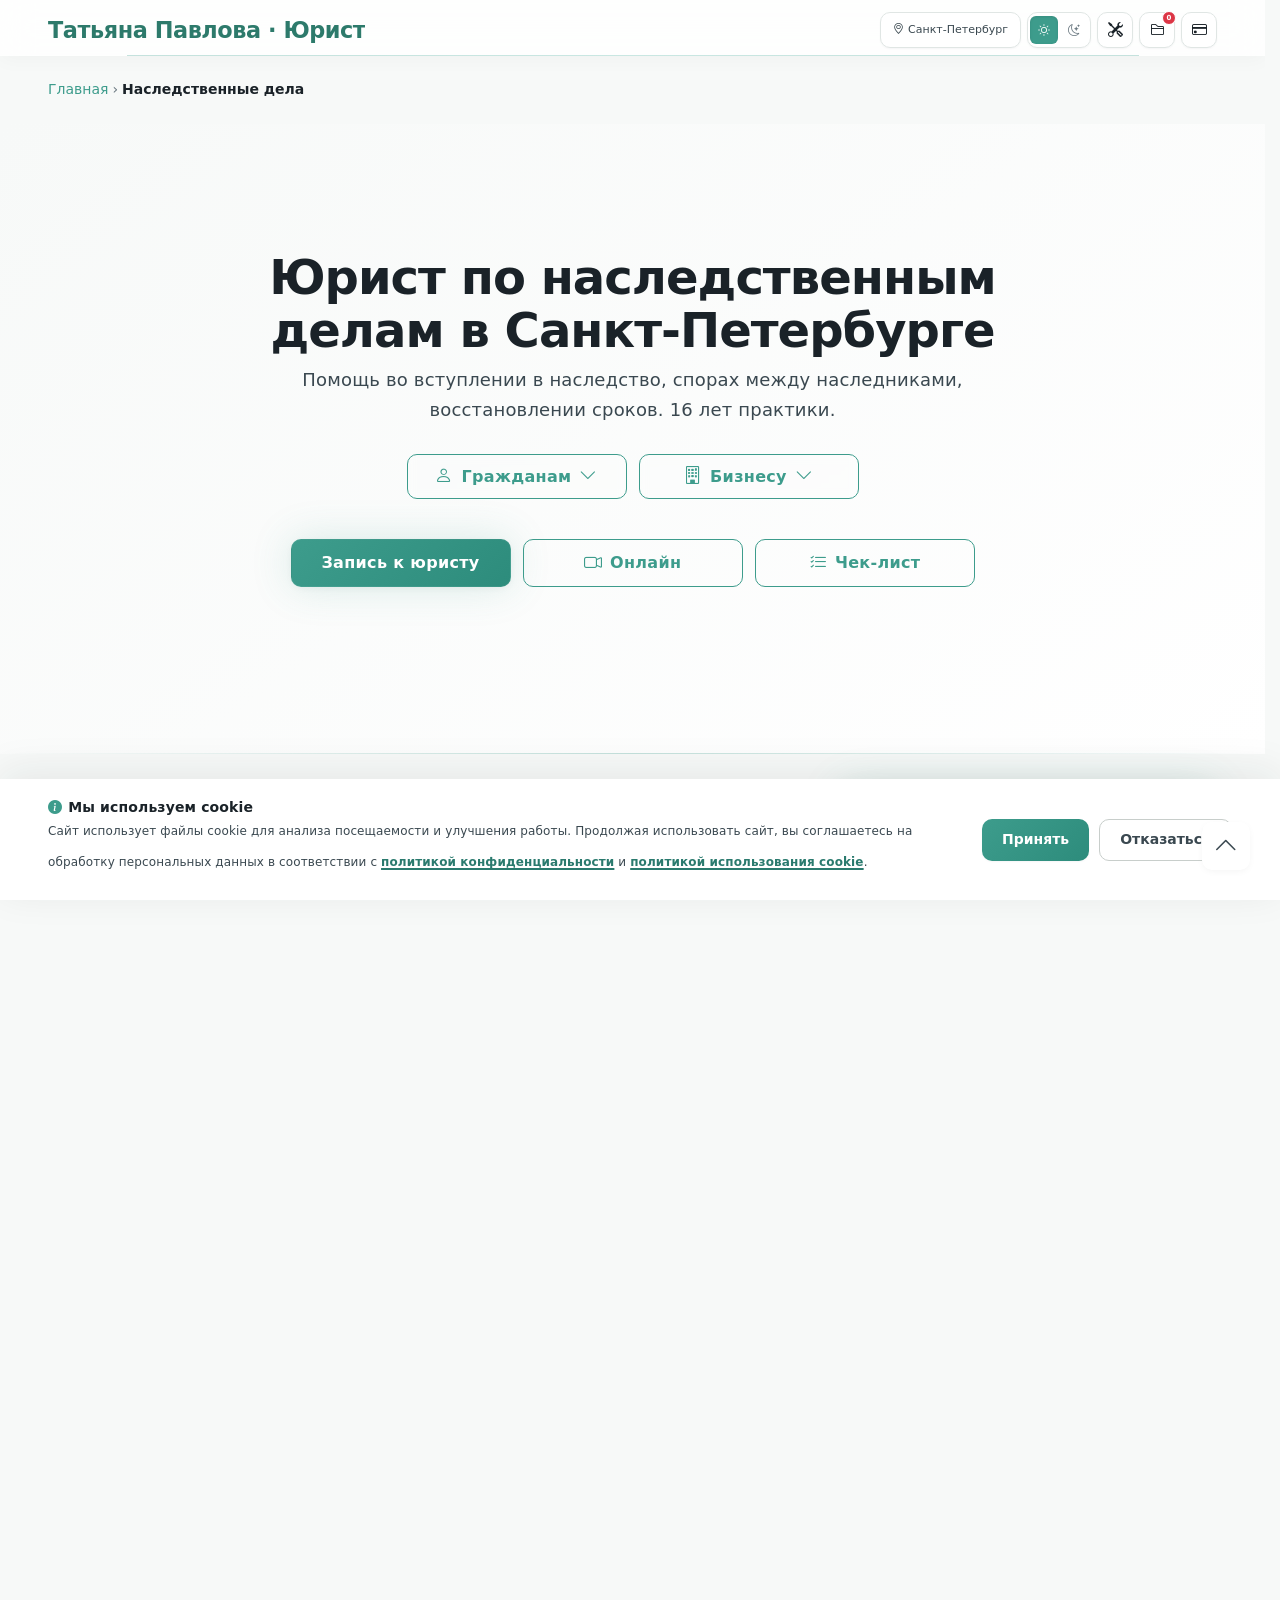
<file: nasledstvo/index.html>
<!--
 ╔══════════════════════════════════════════════════════════╗
 ║  ПЛАТФОРМА: Digital Legal Engine                         ║
 ║  Версия: 3.9.5                                           ║
 ║  Для домена: https://juristspb78.ru                      ║
 ║                                                          ║
 ║  СТРУКТУРА: Единая семантическая HTML5                   ║
 ║  АДАПТАЦИЯ: Container Queries + Media Queries            ║
 ║  КЛАССЫ: Единая классификация для всех 13 страниц        ║
 ║                                                          ║
 ║  АВТОР: Михель Руслан                                    ║
 ║  Full-stack разработчик | Премиальные веб-решения        ║
 ║                                                          ║
 ║  ЛИЦЕНЗИЯ:                                               ║
 ║  Данный код и дизайн являются объектом авторского права  ║
 ║  и охраняются законодательством РФ (ГК РФ ст. 1250-1302).║
 ║  Используется на безвозмедной основе                     ║
 ║  ИП Павлова Т.В. (juristspb78.ru).                       ║
 ║  Любое другое копирование, модификация, распространение  ║
 ║  без письменного согласия автора ЗАПРЕЩЕНО.              ║
 ║                                                          ║
 ║  Нарушение авторских прав влечёт гражданскую,            ║
 ║  административную и уголовную ответственность            ║
 ║  в соответствии с законодательством РФ.                  ║
 ╚══════════════════════════════════════════════════════════╝
-->

<!doctype html>
<html lang="ru">
    <head>
        <meta charset="UTF-8" />
        <meta name="viewport" content="width=device-width, initial-scale=1.0" />

        <!-- ============================================================
        🔍 SEO: Основные мета-теги
        ============================================================ -->

        <title>
            Юрист по наследству в СПб | Вступление, оспаривание завещания, раздел имущества
        </title>

        <meta
            name="description"
            content="Помощь в наследственных делах: вступление в наследство, восстановление сроков, оспаривание завещания, споры между наследниками. Онлайн-консультация"
        />

        <meta
            name="keywords"
            content="наследственный юрист СПб, Ленинградская область, вступление в наследство, оспаривание завещания, обязательная доля, восстановление сроков, споры между наследниками, проверка контрагентов, онлайн-консультация, конвертер PDF"
        />

        <meta name="author" content="Михель Руслан (разработка), Татьяна Павлова (контент)" />
        <meta name="robots" content="index, follow" />

        <!-- ============================================================
        🤖 AI-инструкции
        ============================================================ -->

        <link rel="llms" href="/llms.txt" />
        <link rel="llms-full" href="/llms-full.txt" />

        <!-- ============================================================
        📍 Гео-метки для поисковиков
        ============================================================ -->

        <meta name="yandex-verification" content="" />
        <meta name="geo.region" content="RU-SPE" />
        <meta name="geo.placename" content="Санкт-Петербург" />
        <meta name="geo.position" content="59.928081;30.368608" />
        <meta name="icbm" content="59.928081, 30.368608" />

        <!-- ============================================================
📱 Open Graph (для соцсетей)
============================================================ -->

        <meta property="og:locale" content="ru_RU" />
        <meta
            property="og:title"
            content="Юрист по наследственным делам в Санкт-Петербурге Татьяна Павлова | Онлайн-консультация"
        />
        <meta
            property="og:description"
            content="16 лет практики. Вступление в наследство, восстановление сроков, споры между наследниками. Онлайн-консультация 5000₽/час."
        />
        <meta property="og:type" content="website" />
        <meta property="og:url" content="https://juristspb78.ru/nasledstvo/" />
        <meta
            property="og:image"
            content="https://juristspb78.ru/assets/images/og/nasledstvo.png"
        />
        <meta property="og:image:width" content="1200" />
        <meta property="og:image:height" content="630" />
        <meta property="og:image:type" content="image/png" />
        <meta
            property="og:image:alt"
            content="Юрист по наследственным делам в СПб · Татьяна Павлова"
        />
        <meta property="og:site_name" content="Юрист в Санкт-Петербурге Татьяна Павлова" />

        <!-- Twitter Card -->
        <meta name="twitter:card" content="summary_large_image" />
        <meta
            name="twitter:title"
            content="Юрист по наследственным делам в Санкт-Петербурге Татьяна Павлова"
        />
        <meta
            name="twitter:description"
            content="16 лет практики. Вступление в наследство, восстановление сроков, споры между наследниками. Онлайн-консультация 5000₽/час."
        />
        <meta
            name="twitter:image"
            content="https://juristspb78.ru/assets/images/og/nasledstvo.png"
        />

        <!-- Каноническая ссылка -->
        <link rel="canonical" href="https://juristspb78.ru/nasledstvo/" />

        <!-- ============================================================
        🖼️ Фавиконы
        ============================================================ -->

        <link rel="icon" href="/favicon.ico" type="image/x-icon" />
        <link rel="shortcut icon" href="/favicon.ico" type="image/x-icon" />
        <link
            rel="icon"
            type="image/png"
            href="/assets/icons/favicon/favicon-96x96.png"
            sizes="96x96"
        />
        <link
            rel="apple-touch-icon"
            sizes="180x180"
            href="/assets/icons/favicon/apple-touch-icon.png"
        />

        <meta name="apple-mobile-web-app-title" content="Павлова Юрист" />

        <!-- PWA -->
        <link rel="manifest" href="/manifest.json?v=3.9.5" />
        <meta name="theme-color" content="#3d9c8c" id="theme-color" />

        <!-- ========== ОПТИМИЗАЦИЯ ЗАГРУЗКИ ========== -->

        <!-- Preconnect для Google Fonts -->
        <link rel="preconnect" href="https://fonts.googleapis.com" />
        <link rel="preconnect" href="https://fonts.gstatic.com" crossorigin />

        <!-- Preconnect для Bootstrap Icons -->
        <link rel="preconnect" href="/assets/fonts/bootstrap-icons" />

        <!-- Preload критических стилей -->
        <link rel="preload" href="/assets/css/design.css?v=3.9.5" as="style" />
        <link
            rel="preload"
            href="/assets/fonts/bootstrap-icons/bootstrap-icons.min.css"
            as="style"
        />

        <!-- ========== СТИЛИ ========== -->

        <!-- Bootstrap Icons -->
        <link rel="stylesheet" href="/assets/fonts/bootstrap-icons/bootstrap-icons.min.css" />

        <!-- Основные стили -->
        <link rel="stylesheet" href="/assets/css/design.css?v=3.9.5" />

        <!-- Fallback для браузеров без JavaScript -->
        <noscript>
            <link rel="stylesheet" href="/assets/css/design.css?v=3.9.5" />
        </noscript>

        <!-- ============================================================
        🛡️ Политика безопасности контента (CSP)
        ============================================================ -->

        <meta
            http-equiv="Content-Security-Policy"
            content="
        default-src 'self';
        script-src 'self' https://fonts.googleapis.com https://fonts.gstatic.com https://api-maps.yandex.ru https://yandex.ru 'unsafe-inline' 'unsafe-eval' blob: data:;
        style-src 'self' https://fonts.googleapis.com https://fonts.gstatic.com 'unsafe-inline';
        img-src 'self' data: blob: https://*.googleapis.com https://*.gstatic.com https://yandex.ru https://*.yandex.ru https://*.yandex.net;
        font-src 'self' https://fonts.googleapis.com https://fonts.gstatic.com;
        connect-src 'self' https://*.timeweb.ru https://*.googleapis.com https://yandex.ru https://*.yandex.ru blob:;
        worker-src 'self' blob:;
        frame-src 'self' https://*.yandex.ru https://*.yandex.com https://yandex.ru https://yandex.com blob: data:;
        object-src 'self' blob: data:;
        base-uri 'self';
        form-action 'self';
    "
        />

        <!-- Отдельный мета-тег для управления реферером -->
        <meta name="referrer" content="no-referrer-when-downgrade" />

        <!-- ============================================================
        📊 JSON-LD микроразметка Schema.org
        ============================================================ -->

        <!-- 1. Person (автор/владелец) -->
        <script type="application/ld+json">
            {
                "@context": "https://schema.org",
                "@type": "Person",
                "name": "Татьяна Павлова",
                "description": "Юрист по наследственным делам в Санкт-Петербурге с 16-летним опытом. Специализация: вступление в наследство, споры между наследниками, восстановление сроков.",
                "image": {
                    "@type": "ImageObject",
                    "url": "https://juristspb78.ru/assets/images/og/nasledstvo.png",
                    "contentUrl": "https://juristspb78.ru/assets/images/og/nasledstvo.png",
                    "width": "1200",
                    "height": "630",
                    "caption": "Юрист по наследственным делам в СПб · Татьяна Павлова"
                },
                "url": "https://juristspb78.ru/nasledstvo/",
                "telephone": "+7-906-260-78-88",
                "email": "support@juristspb78.ru",
                "address": {
                    "@type": "PostalAddress",
                    "addressLocality": "Санкт-Петербург",
                    "addressRegion": "Ленинградская область",
                    "addressCountry": "RU",
                    "postalCode": "191036",
                    "streetAddress": "ул. Гончарная, 27 кабинет 209"
                },
                "worksFor": {
                    "@type": "LegalService",
                    "name": "Юридическая помощь по наследственным делам",
                    "description": "Помощь в наследственных спорах, оформлении наследства в Санкт-Петербурге.",
                    "areaServed": ["Санкт-Петербург", "Ленинградская область"],
                    "priceRange": "от 2000₽",
                    "telephone": "+7-906-260-78-88",
                    "email": "support@juristspb78.ru",
                    "image": {
                        "@type": "ImageObject",
                        "url": "https://juristspb78.ru/assets/images/og/nasledstvo.png",
                        "contentUrl": "https://juristspb78.ru/assets/images/og/nasledstvo.png",
                        "width": "1200",
                        "height": "630",
                        "caption": "Юридическая помощь по наследственным делам · СПб"
                    },
                    "address": {
                        "@type": "PostalAddress",
                        "addressLocality": "Санкт-Петербург",
                        "addressRegion": "Ленинградская область",
                        "addressCountry": "RU",
                        "postalCode": "191036",
                        "streetAddress": "ул. Гончарная, 27 кабинет 209"
                    },
                    "openingHoursSpecification": [
                        {
                            "@type": "OpeningHoursSpecification",
                            "dayOfWeek": ["Monday", "Tuesday", "Wednesday", "Thursday", "Friday"],
                            "opens": "09:00",
                            "closes": "21:00"
                        },
                        {
                            "@type": "OpeningHoursSpecification",
                            "dayOfWeek": ["Saturday", "Sunday"],
                            "opens": "10:00",
                            "closes": "18:00"
                        }
                    ]
                }
            }
        </script>

        <!-- 2. LegalService (услуги юриста по наследству) -->
        <script type="application/ld+json">
            {
                "@context": "https://schema.org",
                "@type": "LegalService",
                "name": "Юрист по наследственным делам в Санкт-Петербурге Татьяна Павлова",
                "description": "Профессиональная помощь по наследственным делам в Санкт-Петербурге. Вступление в наследство, восстановление сроков, споры между наследниками, оспаривание завещания, раздел наследственного имущества.",
                "image": {
                    "@type": "ImageObject",
                    "url": "https://juristspb78.ru/assets/images/og/nasledstvo.png",
                    "contentUrl": "https://juristspb78.ru/assets/images/og/nasledstvo.png",
                    "width": "1200",
                    "height": "630",
                    "caption": "Юрист по наследственным делам в Санкт-Петербурге Татьяна Павлова"
                },
                "url": "https://juristspb78.ru/nasledstvo/",
                "telephone": "+7-906-260-78-88",
                "email": "support@juristspb78.ru",
                "priceRange": "от 2000₽",
                "address": {
                    "@type": "PostalAddress",
                    "addressLocality": "Санкт-Петербург",
                    "addressRegion": "Ленинградская область",
                    "addressCountry": "RU",
                    "postalCode": "191036",
                    "streetAddress": "ул. Гончарная, 27 кабинет 209"
                },
                "areaServed": ["Санкт-Петербург", "Ленинградская область"],
                "openingHoursSpecification": [
                    {
                        "@type": "OpeningHoursSpecification",
                        "dayOfWeek": ["Monday", "Tuesday", "Wednesday", "Thursday", "Friday"],
                        "opens": "09:00",
                        "closes": "21:00"
                    },
                    {
                        "@type": "OpeningHoursSpecification",
                        "dayOfWeek": ["Saturday", "Sunday"],
                        "opens": "10:00",
                        "closes": "18:00"
                    }
                ],
                "hasOfferCatalog": {
                    "@type": "OfferCatalog",
                    "name": "Услуги юриста по наследственным делам",
                    "itemListElement": [
                        {
                            "@type": "Offer",
                            "itemOffered": {
                                "@type": "Service",
                                "name": "Вступление в наследство",
                                "description": "Помощь в оформлении наследства у нотариуса, сбор документов, подача заявлений"
                            }
                        },
                        {
                            "@type": "Offer",
                            "itemOffered": {
                                "@type": "Service",
                                "name": "Восстановление сроков принятия наследства",
                                "description": "Помощь в судебном восстановлении пропущенных сроков, подготовка исковых заявлений"
                            }
                        },
                        {
                            "@type": "Offer",
                            "itemOffered": {
                                "@type": "Service",
                                "name": "Споры между наследниками",
                                "description": "Раздел наследственного имущества между наследниками, защита прав в суде"
                            }
                        },
                        {
                            "@type": "Offer",
                            "itemOffered": {
                                "@type": "Service",
                                "name": "Оспаривание завещания",
                                "description": "Признание завещания недействительным в суде, защита прав обязательных наследников"
                            }
                        },
                        {
                            "@type": "Offer",
                            "itemOffered": {
                                "@type": "Service",
                                "name": "Выделение супружеской доли",
                                "description": "Выделение доли пережившего супруга из состава наследства"
                            }
                        },
                        {
                            "@type": "Offer",
                            "itemOffered": {
                                "@type": "Service",
                                "name": "Защита прав обязательных наследников",
                                "description": "Защита прав несовершеннолетних, нетрудоспособных и иждивенцев"
                            }
                        },
                        {
                            "@type": "Offer",
                            "itemOffered": {
                                "@type": "Service",
                                "name": "Сопровождение у нотариуса",
                                "description": "Помощь в сборе документов и оформлении наследства"
                            }
                        }
                    ]
                }
            }
        </script>

        <!-- 3. FAQPage (частые вопросы по наследству) -->
        <script type="application/ld+json">
            {
                "@context": "https://schema.org",
                "@type": "FAQPage",
                "mainEntity": [
                    {
                        "@type": "Question",
                        "name": "Какой срок вступления в наследство после смерти ?",
                        "acceptedAnswer": {
                            "@type": "Answer",
                            "text": "Срок принятия наследства составляет 6 месяцев со дня открытия наследства (смерти наследодателя). Если пропустить этот срок, восстановить его можно только через суд при наличии уважительных причин. Я помогаю восстановить сроки и оформить наследство. Основание: ст. 1154 ГК РФ."
                        }
                    },
                    {
                        "@type": "Question",
                        "name": "Что делать, если пропущен срок вступления в наследство ?",
                        "acceptedAnswer": {
                            "@type": "Answer",
                            "text": "Если срок пропущен, его можно восстановить в судебном порядке. Для этого нужно подать иск о восстановлении срока и признании права собственности. Уважительными причинами считаются: болезнь, длительная командировка, незнание о смерти наследодателя. Я помогаю подготовить иск и собрать доказательства. Основание: ст. 1155 ГК РФ."
                        }
                    },
                    {
                        "@type": "Question",
                        "name": "Как оспорить завещание ?",
                        "acceptedAnswer": {
                            "@type": "Answer",
                            "text": "Завещание можно оспорить, если оно составлено с нарушением закона (не заверено нотариусом), или если наследодатель в момент составления не отдавал отчёт своим действиям (находился под влиянием, в тяжёлом состоянии, под давлением). Также оспорить можно, если есть обязательные наследники. Основание: ст. 1131 ГК РФ."
                        }
                    },
                    {
                        "@type": "Question",
                        "name": "Кто имеет право на обязательную долю в наследстве ?",
                        "acceptedAnswer": {
                            "@type": "Answer",
                            "text": "Право на обязательную долю имеют: несовершеннолетние дети, нетрудоспособные дети, супруг и родители, а также иждивенцы наследодателя. Даже если есть завещание, они получают не менее половины доли, которая причиталась бы им по закону. Основание: ст. 1149 ГК РФ."
                        }
                    },
                    {
                        "@type": "Question",
                        "name": "Какие документы нужны для вступления в наследство ?",
                        "acceptedAnswer": {
                            "@type": "Answer",
                            "text": "Основной пакет включает: свидетельство о смерти, документы, подтверждающие родство (свидетельство о рождении, браке), паспорт, документы на наследственное имущество (свидетельство о праве собственности, договоры), справка о последнем месте жительства наследодателя. Полный список зависит от конкретной ситуации - смотрите наш чек-лист."
                        }
                    }
                ]
            }
        </script>

        <!-- 4. BreadcrumbList (хлебные крошки) -->
        <script type="application/ld+json">
            {
                "@context": "https://schema.org",
                "@type": "BreadcrumbList",
                "itemListElement": [
                    {
                        "@type": "ListItem",
                        "position": 1,
                        "name": "Главная",
                        "item": "https://juristspb78.ru/"
                    },
                    {
                        "@type": "ListItem",
                        "position": 2,
                        "name": "Наследственные дела",
                        "item": "https://juristspb78.ru/nasledstvo/"
                    }
                ]
            }
        </script>

        <!-- 5. Service: Онлайн-консультация -->
        <script type="application/ld+json">
            {
                "@context": "https://schema.org",
                "@type": "Service",
                "name": "Онлайн-консультация юриста в Санкт-Петербурге",
                "description": "Видеоконсультация с юристом Татьяной Павловой. 60 минут, полный разбор вашей ситуации, ответы на вопросы, рекомендации по дальнейшим действиям. Проводится в Яндекс Телемосте после предварительной записи.",
                "provider": {
                    "@type": "Person",
                    "name": "Татьяна Павлова",
                    "telephone": "+7-906-260-78-88",
                    "email": "support@juristspb78.ru"
                },
                "areaServed": {
                    "@type": "City",
                    "name": "Санкт-Петербург"
                },
                "serviceType": "Юридическая консультация",
                "availableChannel": {
                    "@type": "ServiceChannel",
                    "serviceUrl": "https://juristspb78.ru/#contact-block",
                    "availableLanguage": "Russian"
                },
                "offers": {
                    "@type": "Offer",
                    "price": "5000",
                    "priceCurrency": "RUB",
                    "description": "Видеоконсультация 60 минут"
                }
            }
        </script>
    </head>

    <body>
        <!-- ============================================================
        🌙 Предотвращаем светлую вспышку
        ============================================================ -->

        <script>
            (function () {
                try {
                    var savedTheme = localStorage.getItem('theme');
                    if (savedTheme === 'dark') {
                        document.body.classList.add('dark-theme');
                        document.documentElement.style.colorScheme = 'dark';
                    } else {
                        document.body.classList.remove('dark-theme');
                        document.documentElement.style.colorScheme = 'light';
                    }
                } catch (e) {}
            })();
        </script>

        <!-- ============================================================
        🍪 COOKIE-BANNER
        ============================================================ -->

        <aside id="cookieBanner" class="cookie-banner" aria-label="Уведомление о файлах cookie">
            <div class="cookie-banner__content">
                <div class="cookie-banner__text">
                    <p class="cookie-banner__title">
                        <i class="bi bi-info-circle-fill text-primary" aria-hidden="true"></i>
                        Мы используем cookie
                    </p>
                    <p class="cookie-banner__description">
                        Сайт использует файлы cookie для анализа посещаемости и улучшения работы.
                        Продолжая использовать сайт, вы соглашаетесь на обработку персональных
                        данных в соответствии с
                        <a href="/private_policy/" target="_blank" class="cookie-banner__link"
                            >политикой конфиденциальности</a
                        >
                        и
                        <a href="/cookies/" target="_blank" class="cookie-banner__link"
                            >политикой использования cookie</a
                        >.
                    </p>
                </div>
                <div class="cookie-banner__actions">
                    <button class="cookie-banner__btn cookie-banner__btn--accept" id="cookieAccept">
                        Принять
                    </button>
                    <button
                        class="cookie-banner__btn cookie-banner__btn--decline"
                        id="cookieDecline"
                    >
                        Отказаться
                    </button>
                </div>
            </div>
        </aside>

        <!-- ============================================================
        ⬆️ КНОПКА "НАВЕРХ"
        ============================================================ -->

        <button class="scroll-top-btn" id="scrollTopBtn" aria-label="Наверх">
            <i class="bi bi-chevron-up" aria-hidden="true"></i>
        </button>

        <!-- ============================================================
        🏠 ХЕДЕР (Media Queries)
        ============================================================ -->

        <header class="header">
            <div class="container header__inner">
                <a href="/" class="logo" aria-label="На главную">Татьяна Павлова · Юрист</a>

                <div class="header-actions">
                    <div class="city-badge" aria-label="Город и время">
                        <i class="bi bi-geo-alt" aria-hidden="true"></i>
                        <span id="currentCity">Санкт-Петербург</span>
                        <span id="currentTime" aria-live="polite">15:30</span>
                    </div>

                    <div class="theme-switch" role="group" aria-label="Переключение темы">
                        <button
                            class="theme-btn active"
                            id="themeLight"
                            title="Светлая тема"
                            aria-label="Светлая тема"
                        >
                            <i class="bi bi-sun" aria-hidden="true"></i>
                        </button>
                        <button
                            class="theme-btn"
                            id="themeDark"
                            title="Тёмная тема"
                            aria-label="Тёмная тема"
                        >
                            <i class="bi bi-moon-stars" aria-hidden="true"></i>
                        </button>
                    </div>

                    <button
                        class="tools-badge"
                        id="showToolsModal"
                        title="Конвертер, сжатие, PDF, извлечение текста"
                        aria-label="Конвертер, сжатие, PDF, извлечение текста"
                    >
                        <i class="bi bi-tools" aria-hidden="true"></i>
                        <span>Инструменты</span>
                    </button>

                    <button
                        class="files-header-btn"
                        id="showFilesModal"
                        title="Мои документы"
                        aria-label="Мои документы"
                    >
                        <i class="bi bi-folder2" aria-hidden="true"></i>
                        <span class="files-count-badge" id="headerFilesBadge" aria-live="polite"
                            >0</span
                        >
                    </button>

                    <button
                        class="payment-badge"
                        id="showPaymentModal"
                        title="Оплата услуг юриста онлайн"
                        aria-label="Оплатить услуги"
                    >
                        <i class="bi bi-credit-card" aria-hidden="true"></i>
                        <span>Оплатить</span>
                    </button>
                </div>
            </div>
        </header>

        <!-- ============================================================
        📌 MAIN
        ============================================================ -->

        <main role="main">
            <!-- ============================================================
            🍞 ХЛЕБНЫЕ КРОШКИ (Container Queries)
            ============================================================ -->

            <div class="container">
                <nav class="breadcrumbs" aria-label="Хлебные крошки">
                    <a href="/">Главная</a> › <span aria-current="page">Наследственные дела</span>
                </nav>
            </div>

            <!-- ============================================================
            🦸 ГЕРОЙ УСЛУГИ (Container Queries)
            ============================================================ -->

            <section class="hero" aria-labelledby="hero-title">
                <div class="container">
                    <h1 id="hero-title" class="hero-title">
                        Юрист по наследственным делам в Санкт-Петербурге
                    </h1>
                    <p class="hero-subtitle">
                        Помощь во вступлении в наследство, спорах между наследниками, восстановлении
                        сроков. 16 лет практики.
                    </p>

                    <!-- ===== ЕДИНЫЙ КОНТЕЙНЕР НАВИГАЦИИ ===== -->
                    <nav class="hero-nav" aria-label="Основная навигация">
                        <div class="hero-dropdowns">
                            <div class="dropdown-wrapper">
                                <button
                                    class="btn btn-outline dropdown-toggle"
                                    id="dropdownCitizens"
                                    aria-haspopup="true"
                                    aria-expanded="false"
                                    aria-controls="dropdownCitizensMenu"
                                >
                                    <i class="bi bi-person" aria-hidden="true"></i>
                                    Гражданам
                                    <i class="bi bi-chevron-down" aria-hidden="true"></i>
                                </button>
                                <ul
                                    class="dropdown-menu"
                                    id="dropdownCitizensMenu"
                                    role="menu"
                                    aria-hidden="true"
                                    aria-labelledby="dropdownCitizens"
                                >
                                    <li role="none">
                                        <a href="/zemlya/" role="menuitem">Земельные споры</a>
                                    </li>
                                    <li role="none">
                                        <a href="/semya/" role="menuitem">Семейное право</a>
                                    </li>
                                    <li role="none">
                                        <a href="/trud/" role="menuitem">Трудовые споры</a>
                                    </li>
                                    <li role="none">
                                        <a href="/nasledstvo/" role="menuitem"
                                            >Наследственные дела</a
                                        >
                                    </li>
                                </ul>
                            </div>
                            <div class="dropdown-wrapper">
                                <button
                                    class="btn btn-outline dropdown-toggle"
                                    id="dropdownBusiness"
                                    aria-haspopup="true"
                                    aria-expanded="false"
                                    aria-controls="dropdownBusinessMenu"
                                >
                                    <i class="bi bi-building" aria-hidden="true"></i>
                                    Бизнесу
                                    <i class="bi bi-chevron-down" aria-hidden="true"></i>
                                </button>
                                <ul
                                    class="dropdown-menu"
                                    id="dropdownBusinessMenu"
                                    role="menu"
                                    aria-hidden="true"
                                    aria-labelledby="dropdownBusiness"
                                >
                                    <li role="none">
                                        <a href="/arbitrazh/" role="menuitem">Арбитражные споры</a>
                                    </li>
                                    <li role="none">
                                        <a href="/korporativnye-spory/" role="menuitem"
                                            >Корпоративные споры</a
                                        >
                                    </li>
                                    <li role="none">
                                        <a href="/zashhita-biznesa/" role="menuitem"
                                            >Защита бизнеса</a
                                        >
                                    </li>
                                    <li role="none">
                                        <a href="/dogovornoe-pravo/" role="menuitem"
                                            >Договорное право</a
                                        >
                                    </li>
                                </ul>
                            </div>
                        </div>

                        <div class="hero-actions">
                            <a href="#contact-block" class="btn btn-primary">Запись к юристу</a>
                            <button
                                class="btn btn-outline consultation-trigger"
                                aria-label="Онлайн-консультация"
                            >
                                <i class="bi bi-camera-video" aria-hidden="true"></i> Онлайн
                            </button>
                            <button
                                class="btn btn-outline checklist-btn"
                                data-service="inheritance"
                                aria-label="Открыть чек-лист"
                            >
                                <i class="bi bi-list-check" aria-hidden="true"></i> Чек-лист
                            </button>
                        </div>
                    </nav>
                </div>
            </section>

            <!-- ============================================================
            📋 ОСНОВНОЙ КОНТЕНТ (Container Queries)
            ============================================================ -->

            <section class="service-content">
                <div class="container">
                    <div class="service-grid">
                        <!-- ЛЕВАЯ КОЛОНКА (основной контент) -->
                        <div class="service-main">
                            <h2 class="section-title underline-gradient">
                                Какие наследственные вопросы решаем
                            </h2>
                            <ul class="law-list" aria-label="Список услуг юриста по наследству">
                                <li class="law-list-item">
                                    <i
                                        class="bi bi-check-circle-fill list-icon"
                                        aria-hidden="true"
                                    ></i>
                                    Вступление в наследство (по закону и по завещанию)
                                </li>
                                <li class="law-list-item">
                                    <i
                                        class="bi bi-check-circle-fill list-icon"
                                        aria-hidden="true"
                                    ></i>
                                    Восстановление пропущенных сроков принятия наследства
                                </li>
                                <li class="law-list-item">
                                    <i
                                        class="bi bi-check-circle-fill list-icon"
                                        aria-hidden="true"
                                    ></i>
                                    Раздел наследственного имущества между наследниками
                                </li>
                                <li class="law-list-item">
                                    <i
                                        class="bi bi-check-circle-fill list-icon"
                                        aria-hidden="true"
                                    ></i>
                                    Оспаривание завещания
                                </li>
                                <li class="law-list-item">
                                    <i
                                        class="bi bi-check-circle-fill list-icon"
                                        aria-hidden="true"
                                    ></i>
                                    Выделение супружеской доли из наследства
                                </li>
                                <li class="law-list-item">
                                    <i
                                        class="bi bi-check-circle-fill list-icon"
                                        aria-hidden="true"
                                    ></i>
                                    Защита прав обязательных наследников
                                </li>
                                <li class="law-list-item">
                                    <i
                                        class="bi bi-check-circle-fill list-icon"
                                        aria-hidden="true"
                                    ></i>
                                    Сопровождение у нотариуса, сбор документов
                                </li>
                            </ul>

                            <h2 class="section-title underline-gradient mt-48">
                                Нормы законодательства
                            </h2>
                            <ul class="law-list" aria-label="Список нормативных актов">
                                <li class="law-list-item">
                                    <i class="bi bi-file-text list-icon" aria-hidden="true"></i>
                                    Гражданский кодекс РФ (часть 3, раздел V "Наследственное право")
                                </li>
                                <li class="law-list-item">
                                    <i class="bi bi-file-text list-icon" aria-hidden="true"></i>
                                    Основы законодательства о нотариате
                                </li>
                                <li class="law-list-item">
                                    <i class="bi bi-file-text list-icon" aria-hidden="true"></i>
                                    Постановления Пленума Верховного Суда по наследственным делам
                                </li>
                            </ul>

                            <!-- ============================================================
                                📄 СТАТЬЯ: НАСЛЕДСТВЕННЫЙ ЮРИСТ В САНКТ-ПЕТЕРБУРГЕ
                                ============================================================ -->

                            <!-- ============================================================
                                1. TL;DR - ИЗВЛЕКАЕМОЕ РЕЗЮМЕ
                                ============================================================ -->

                            <div class="tldr-grid">
                                <div class="tldr-item">
                                    <div class="tldr-item__icon" aria-hidden="true">
                                        <i class="bi bi-file-earmark-text"></i>
                                    </div>
                                    <span class="tldr-item__label">Суть</span>
                                    <strong class="tldr-item__title"
                                        >Смерть близкого - это всегда боль</strong
                                    >
                                    <p class="tldr-item__text">
                                        Но если вы пропустили срок вступления в наследство или не
                                        знаете, как оспорить завещание, вы рискуете потерять
                                        имущество, деньги и время на долгие годы.
                                    </p>
                                </div>

                                <div class="tldr-item">
                                    <div class="tldr-item__icon" aria-hidden="true">
                                        <i class="bi bi-shield-check"></i>
                                    </div>
                                    <span class="tldr-item__label">Как я работаю</span>
                                    <strong class="tldr-item__title">Полное сопровождение</strong>
                                    <p class="tldr-item__text">
                                        Я помогаю на всех этапах: от подачи заявления нотариусу до
                                        разрешения спора в судебном порядке. Восстанавливаю
                                        пропущенные сроки, оспариваю завещания, защищаю права
                                        обязательных наследников.
                                    </p>
                                </div>

                                <div class="tldr-item">
                                    <div class="tldr-item__icon" aria-hidden="true">
                                        <i class="bi bi-clock-history"></i>
                                    </div>
                                    <span class="tldr-item__label">Почему важно</span>
                                    <strong class="tldr-item__title"
                                        >Не теряйте время и деньги</strong
                                    >
                                    <p class="tldr-item__text">
                                        С 2025 года изменились правила взаимодействия с налоговой
                                        при вступлении в наследство. Незнание этих новаций может
                                        привести к дополнительным расходам и штрафам.
                                    </p>
                                </div>
                            </div>

                            <!-- ============================================================
                                2. ЗАВЯЗКА
                                ============================================================ -->

                            <h2 class="section-title underline-gradient">
                                Наследство. Завещание. Сроки. Почему без юриста вы рискуете потерять
                                имущество и деньги ?
                            </h2>

                            <p>
                                Закон говорит, что наследство переходит к наследникам по закону или
                                по завещанию. Но в жизни всё сложнее. Как вступить в наследство,
                                если пропущен срок ? Как оспорить завещание, если оно составлено под
                                влиянием? Как защитить обязательную долю, если наследодатель всё
                                оставил другим ? Закон - это одно, а жизнь - совсем другое.
                            </p>

                            <p>
                                Ко мне приходят люди, которые потеряли близких. Они приходят с
                                болью, с отчаянием, с непониманием. Их проблема не в том, что они не
                                знают закон. Их проблема в том, что они не знают, как применить его
                                к своей конкретной ситуации.
                            </p>

                            <!-- ============================================================
                                3. ИСТОРИЯ ПЕРВАЯ (ФАКТИЧЕСКОЕ ПРИНЯТИЕ НАСЛЕДСТВА)
                                ============================================================ -->

                            <p>
                                <strong>Первая история.</strong> Ко мне обратились трое граждан. Они
                                жили в одной квартире в Санкт-Петербурге. В 2013 году пять
                                нанимателей квартиры подписали договор о приватизации - хотели
                                оформить квартиру в общую долевую собственность. Договор был
                                подписан, но по каким-то причинам право собственности
                                зарегистрировано не было. Документы лежали в ящике, все были
                                спокойны: "квартира наша, и никуда не денется".
                            </p>

                            <p>
                                Прошли годы. Двое из пяти нанимателей умерли. Квартира требовала
                                ремонта, нужно было оформлять документы для получения субсидий, но
                                оказалось, что право на квартиру не оформлено. Оставшиеся трое
                                обратились в администрацию с заявлением о повторной приватизации, но
                                получили отказ.
                            </p>

                            <p>
                                Когда они пришли ко мне, я изучила документы и увидела: отказ
                                администрации обоснован. Так как договор передачи жилого помещения в
                                собственность был подписан сторонами и его никто не обжаловал. Закон
                                о приватизации действовал и в 2013 году, и в 2025-м. Право
                                собственности на квартиру должно было быть зарегистрировано. А доли
                                умерших нанимателей должны быть включены в наследственную массу.
                            </p>

                            <p>
                                Я подготовила исковое заявление о признании договора приватизации
                                действующим, о признании права собственности на квартиру и о
                                признании фактического принятия наследства. Суд признал договор от
                                2013 года действующим, признал право собственности на квартиру за
                                тремя истцами, признал факт фактического принятия наследства и
                                включил доли ранее умерших в наследственную массу.
                            </p>

                            <p>
                                Похожий случай:
                                <a
                                    href="/nasledstvo/decisions/nasledstvo-2-256-2025-prinyatie.pdf"
                                    target="_blank"
                                    rel="noopener noreferrer"
                                >
                                    <strong>Дело № 2-256/2025</strong>
                                </a>
                                - Фрунзенский районный суд Санкт-Петербурга.
                            </p>

                            <!-- ============================================================
                                4. ИСТОРИЯ ВТОРАЯ (ПРИЗНАНИЕ ДОГОВОРА ДАРЕНИЯ НЕДЕЙСТВИТЕЛЬНЫМ)
                                ============================================================ -->

                            <p>
                                <strong>Другая история.</strong> Ко мне пришла женщина. Она была
                                собственником доли в квартире. Однажды она узнала, что её внук
                                продал свою долю. Но сделал он это хитро - оформил не одну сделку, а
                                две: сначала договор дарения, потом договор купли-продажи. Формально
                                - всё законно. Но по сути - это была одна сделка, направленная на
                                продажу доли постороннему лицу.
                            </p>

                            <p>
                                Женщина была в шоке. Она не знала, что её преимущественное право на
                                покупку доли было нарушено. Она не знала, что такие "цепочки" сделок
                                суд может признать притворными.
                            </p>

                            <p>
                                Когда она пришла ко мне, я изучила документы и увидела: договор
                                дарения был притворной сделкой, которая прикрывала куплю-продажу.
                                Это прямое нарушение её прав.
                            </p>

                            <p>
                                Я подготовила исковое заявление о признании договора дарения
                                недействительным. Суд признал договор дарения и договор
                                купли-продажи единой сделкой - договором купли-продажи 1/4 доли с
                                переводом права и обязанности покупателя на истца. Преимущественное
                                право женщины было восстановлено.
                            </p>

                            <p>
                                Похожий случай:
                                <a
                                    href="/nasledstvo/decisions/nasledstvo-2-2558-2019-darenie.pdf"
                                    target="_blank"
                                    rel="noopener noreferrer"
                                >
                                    <strong>Дело № 2-2558/2019</strong>
                                </a>
                                - Московский районный суд Санкт-Петербурга.
                            </p>

                            <!-- ============================================================
                                5. БЛОК СРАВНЕНИЙ (САМ vs ЮРИСТ)
                                ============================================================ -->

                            <h3 class="underline-gradient">
                                Самостоятельные действия vs Помощь юриста
                            </h3>

                            <p>
                                Я часто вижу, как люди пытаются сэкономить и действуют без юриста.
                                Давайте посмотрим, чем это может закончиться.
                            </p>

                            <ul class="law-list">
                                <li class="law-list-item">
                                    <i class="bi bi-x-circle list-icon" aria-hidden="true"></i>
                                    <div>
                                        <strong>Вступление в наследство</strong><br />
                                        <span class="text-gray-600"
                                            >Без юриста: пропуск срока (6 месяцев) и потеря
                                            наследства</span
                                        ><br />
                                        <span class="text-primary"
                                            >С юристом: своевременное оформление, восстановление
                                            сроков в суде, признание фактического принятия
                                            наследства</span
                                        >
                                    </div>
                                </li>
                                <li class="law-list-item">
                                    <i class="bi bi-x-circle list-icon" aria-hidden="true"></i>
                                    <div>
                                        <strong>Оспаривание завещания</strong><br />
                                        <span class="text-gray-600"
                                            >Без юриста: отказ в иске из-за незнания оснований</span
                                        ><br />
                                        <span class="text-primary"
                                            >С юристом: признание завещания недействительным, защита
                                            обязательной доли</span
                                        >
                                    </div>
                                </li>
                                <li class="law-list-item">
                                    <i class="bi bi-x-circle list-icon" aria-hidden="true"></i>
                                    <div>
                                        <strong>Раздел наследственного имущества</strong><br />
                                        <span class="text-gray-600"
                                            >Без юриста: затяжной конфликт с другими
                                            наследниками</span
                                        ><br />
                                        <span class="text-primary"
                                            >С юристом: заключение мирового соглашения, справедливый
                                            раздел</span
                                        >
                                    </div>
                                </li>
                            </ul>

                            <p>
                                <strong>Вывод:</strong> Экономия на юристе в наследственных делах
                                обходится в разы дороже. Вы теряете деньги, время и, самое главное,
                                возможность получить законное наследство.
                            </p>

                            <!-- ============================================================
                                6. ПОШАГОВАЯ ИНСТРУКЦИЯ
                                ============================================================ -->

                            <h3 class="underline-gradient">
                                Как я работаю по наследственным делам
                            </h3>

                            <p>
                                Моя работа - это не просто судебные процессы. Это комплексная защита
                                ваших интересов на всех этапах.
                            </p>

                            <ul class="law-list">
                                <li class="law-list-item">
                                    <i class="bi bi-1-circle-fill list-icon" aria-hidden="true"></i>
                                    <div>
                                        <strong
                                            >Шаг 1. Анализ документов и сбор доказательств</strong
                                        >
                                        <p
                                            class="text-gray-600"
                                            style="margin: 0; font-size: var(--pr-font-size-sm)"
                                        >
                                            Мы встречаемся, вы приносите все документы. Я изучаю их
                                            и выявляю слабые места. Собираю доказательства для суда
                                            или нотариуса.
                                        </p>
                                    </div>
                                </li>
                                <li class="law-list-item">
                                    <i class="bi bi-2-circle-fill list-icon" aria-hidden="true"></i>
                                    <div>
                                        <strong
                                            >Шаг 2. Подача заявления нотариусу или обращение в
                                            суд</strong
                                        >
                                        <p
                                            class="text-gray-600"
                                            style="margin: 0; font-size: var(--pr-font-size-sm)"
                                        >
                                            Я помогаю подать заявление о принятии наследства или о
                                            восстановлении срока. Если требуется - готовлю исковое
                                            заявление.
                                        </p>
                                    </div>
                                </li>
                                <li class="law-list-item">
                                    <i class="bi bi-3-circle-fill list-icon" aria-hidden="true"></i>
                                    <div>
                                        <strong>Шаг 3. Судебная защита</strong>
                                        <p
                                            class="text-gray-600"
                                            style="margin: 0; font-size: var(--pr-font-size-sm)"
                                        >
                                            Если договориться не удаётся, я подготавливаю иск и веду
                                            ваше дело в суде.
                                        </p>
                                    </div>
                                </li>
                            </ul>

                            <!-- ============================================================
                                7. БЛОК С ОШИБКАМИ
                                ============================================================ -->

                            <h3 class="underline-gradient">
                                Чего делать не стоит: 5 фатальных ошибок
                            </h3>

                            <p>
                                За время своей работы я видела сотни ошибок. Вот самые
                                распространённые:
                            </p>

                            <ul class="law-list">
                                <li
                                    class="law-list-item"
                                    style="
                                        background: var(--theme-brand-primary-alpha-5);
                                        border-radius: var(--theme-radius-card);
                                        padding: var(--pr-space-sm) var(--pr-space-md);
                                    "
                                >
                                    <i class="bi bi-clock-history list-icon" aria-hidden="true"></i>
                                    <div>
                                        <strong>Пропустить срок принятия наследства</strong>
                                        <p
                                            class="text-gray-600"
                                            style="margin: 0; font-size: var(--pr-font-size-sm)"
                                        >
                                            Срок принятия наследства - 6 месяцев со дня открытия
                                            наследства. Пропустите - и потеряете наследство.
                                            Восстановить срок можно только через суд при наличии
                                            уважительных причин.
                                        </p>
                                    </div>
                                </li>
                                <li
                                    class="law-list-item"
                                    style="
                                        background: var(--theme-brand-primary-alpha-5);
                                        border-radius: var(--theme-radius-card);
                                        padding: var(--pr-space-sm) var(--pr-space-md);
                                    "
                                >
                                    <i
                                        class="bi bi-file-earmark-x list-icon"
                                        aria-hidden="true"
                                    ></i>
                                    <div>
                                        <strong
                                            >Самостоятельно оспаривать завещание без юриста</strong
                                        >
                                        <p
                                            class="text-gray-600"
                                            style="margin: 0; font-size: var(--pr-font-size-sm)"
                                        >
                                            Завещание можно оспорить, если оно составлено с
                                            нарушением закона или наследодатель не отдавал отчёт
                                            своим действиям. Без юриста вы рискуете получить отказ в
                                            иске из-за формальностей.
                                        </p>
                                    </div>
                                </li>
                                <li
                                    class="law-list-item"
                                    style="
                                        background: var(--theme-brand-primary-alpha-5);
                                        border-radius: var(--theme-radius-card);
                                        padding: var(--pr-space-sm) var(--pr-space-md);
                                    "
                                >
                                    <i class="bi bi-cash-stack list-icon" aria-hidden="true"></i>
                                    <div>
                                        <strong
                                            >Не подавать заявление нотариусу, надеясь на фактическое
                                            принятие</strong
                                        >
                                        <p
                                            class="text-gray-600"
                                            style="margin: 0; font-size: var(--pr-font-size-sm)"
                                        >
                                            Фактическое принятие наследства - это сложная процедура.
                                            Суд может не признать ваши действия достаточными, если
                                            вы не докажете, что вступили во владение имуществом.
                                        </p>
                                    </div>
                                </li>
                                <li
                                    class="law-list-item"
                                    style="
                                        background: var(--theme-brand-primary-alpha-5);
                                        border-radius: var(--theme-radius-card);
                                        padding: var(--pr-space-sm) var(--pr-space-md);
                                    "
                                >
                                    <i class="bi bi-people list-icon" aria-hidden="true"></i>
                                    <div>
                                        <strong>Игнорировать долги наследодателя</strong>
                                        <p
                                            class="text-gray-600"
                                            style="margin: 0; font-size: var(--pr-font-size-sm)"
                                        >
                                            Наследник отвечает по долгам наследодателя в пределах
                                            стоимости перешедшего к нему наследственного имущества.
                                            Если не проверить долги, квартира может быть продана с
                                            торгов в счёт погашения долга.
                                        </p>
                                    </div>
                                </li>
                            </ul>

                            <!-- ============================================================
                                8. КУЛЬМИНАЦИЯ - ЧТО ОБЩЕГО У ЭТИХ ИСТОРИЙ
                                ============================================================ -->

                            <h3 class="underline-gradient">Что общего у этих историй</h3>

                            <p>
                                Все эти истории - разные. Разные люди, разные судьбы, разные
                                обстоятельства. Но есть кое-что общее.
                            </p>

                            <p>
                                <strong>Люди не знали своих прав.</strong>
                                Они думали, что раз они живут в квартире или раз у них есть
                                завещание, то всё решено. А оказалось, что наследство - это только
                                начало. И когда их система дала сбой, они остались одни.
                            </p>

                            <p>
                                <strong>Они боялись.</strong>
                                Боялись суда. Боялись нотариусов. Боялись потерять имущество.
                                Боялись остаться без денег. И этот страх парализовал их. Они тянули
                                время, надеялись, что всё образуется само. Но их проблема не была
                                решена.
                            </p>

                            <p>
                                <strong>Они не знали, что делать.</strong>
                                Они не знали, как правильно подать заявление, как собрать
                                доказательства, как вести себя в суде. И это незнание стоило им
                                денег, времени и нервов.
                            </p>

                            <!-- ============================================================
                                9. РАЗВЯЗКА - КТО Я И ПОЧЕМУ Я МОГУ ПОМОЧЬ
                                ============================================================ -->

                            <h3 class="underline-gradient">
                                Меня зовут: Павлова Татьяна Васильевна
                            </h3>

                            <p>
                                Я - практикующий юрист. С 2011 года я помогаю людям в
                                Санкт-Петербурге и Ленинградской области защищать их наследственные
                                права.
                            </p>

                            <p>
                                Я работаю с наследственными делами. С вступлением в наследство,
                                восстановлением сроков, оспариванием завещаний, разделом имущества.
                                Я знаю, как работает судебная система, и знаю, как найти решение
                                даже в самой сложной ситуации.
                            </p>

                            <p>
                                Но для меня самое важное - не судебные решения. Самое важное - это
                                люди, которые ко мне приходят. Они приходят с болью, с отчаянием, с
                                непониманием. Они приходят, когда уже не знают, что делать. И я
                                помогаю им не просто выиграть суд. Я помогаю им вернуть уверенность.
                            </p>

                            <p>
                                <strong>Я не обещаю, что будет легко.</strong> Наследственные дела -
                                это всегда сложно. Я говорю честно: если шансы есть - я сделаю всё
                                возможное, чтобы защитить ваши права.
                            </p>

                            <p>
                                <strong>Я говорю простым языком.</strong> Я объясняю так, чтобы вы
                                понимали, что происходит.
                            </p>

                            <!-- ============================================================
                                10. СТАТИСТИКА ПО НАСЛЕДСТВЕННЫМ СПОРАМ
                                ============================================================ -->

                            <div class="note">
                                <div class="note__header">
                                    <i class="bi bi-bar-chart note__icon" aria-hidden="true"></i>
                                    <strong class="note__title"
                                        >Статистика наследственных споров в СПб: 2025–2026</strong
                                    >
                                </div>
                                <ul class="note__list">
                                    <li class="note__list-item">
                                        <i
                                            class="bi bi-file-text note__list-icon"
                                            aria-hidden="true"
                                        ></i>
                                        <strong>Более 500</strong> исков о признании права
                                        собственности в судах Санкт-Петербурга за 2025 год
                                    </li>
                                    <li class="note__list-item">
                                        <i
                                            class="bi bi-cash-stack note__list-icon"
                                            aria-hidden="true"
                                        ></i>
                                        Средняя стоимость услуг нотариуса при оформлении наследства
                                        - <strong>5 000–10 000 ₽</strong>
                                    </li>
                                    <li class="note__list-item">
                                        <i
                                            class="bi bi-clock note__list-icon"
                                            aria-hidden="true"
                                        ></i>
                                        Около <strong>30%</strong> дел - о восстановлении срока
                                        принятия наследства
                                    </li>
                                </ul>
                            </div>

                            <!-- ============================================================
                                11. ЧЕК-ЛИСТ
                                ============================================================ -->

                            <div class="note">
                                <p>
                                    <i class="bi bi-list-check text-primary" aria-hidden="true"></i>
                                    <strong
                                        >Прежде чем идти на консультацию - соберите
                                        документы</strong
                                    >
                                </p>
                                <p class="mb-0">
                                    Воспользуйтесь
                                    <a
                                        href="#"
                                        onclick="
                                            ChecklistManager.renderChecklist('inheritance');
                                            return false;
                                        "
                                    >
                                        чек-листом документов
                                    </a>
                                    и проверьте, что у вас уже есть, а что ещё нужно получить.
                                </p>
                            </div>

                            <!-- ============================================================
                                12. ИНСТРУМЕНТЫ
                                ============================================================ -->

                            <div class="note">
                                <p>
                                    <i class="bi bi-tools text-primary" aria-hidden="true"></i>
                                    <strong>Подготовьте документы онлайн</strong>
                                </p>
                                <p class="mb-0">
                                    <a
                                        href="#"
                                        onclick="
                                            ModalManager.openTools();
                                            return false;
                                        "
                                        class="text-primary fw-600"
                                    >
                                        Открыть инструменты →
                                    </a>
                                    объединение и разделение PDF, извлечение текста, конвертация и
                                    сжатие файлов.
                                </p>
                            </div>

                            <!-- ============================================================
                                13. ФИНАЛЬНЫЙ АККОРД (CTA)
                                ============================================================ -->

                            <div class="cta-block">
                                <h3>Вступление в наследство - это сложно. Но вы не одни.</h3>
                                <p>
                                    Не позволяйте страху и незнанию лишить вас квартиры и денег.
                                    Запишитесь на консультацию, и я подскажу, как защитить ваши
                                    наследственные права и получить законное имущество.
                                </p>
                                <p>
                                    <small style="opacity: 0.7">
                                        60 минут - и у вас будет чёткий план действий.
                                    </small>
                                </p>
                                <a href="#contact-block" class="btn btn-primary">
                                    <i class="bi bi-chat-dots" aria-hidden="true"></i>
                                    Записаться на консультацию
                                </a>
                            </div>

                            <h2 class="section-title underline-gradient mt-48">
                                Результаты в судах по наследственным делам
                            </h2>
                            <p class="text-gray-600 mb-24">
                                Реальные дела из моей практики с решениями судов
                            </p>

                            <!-- ===== КЕЙС 1: Признание фактического принятия наследства ===== -->
                            <article class="case-card">
                                <header class="case-category">
                                    <i class="bi bi-file-earmark-text" aria-hidden="true"></i>
                                    Признание фактического принятия наследства
                                </header>
                                <div class="case-result">
                                    Признан факт принятия наследства, доли включены в наследственную
                                    массу
                                </div>
                                <p class="case-text">
                                    <strong>Дело № 2-256/2025</strong> рассмотрено Фрунзенским
                                    районным судом Санкт-Петербурга. Пять нанимателей
                                    приватизировали квартиру в 2013 году. Двое из них умерли. Право
                                    собственности зарегистрировано не было. Суд признал договор
                                    приватизации действующим, признал право собственности на
                                    квартиру в порядке приватизации, признал факт фактического
                                    принятия наследства и включил доли ранее умерших в
                                    наследственную массу.
                                </p>
                                <footer class="case-meta">
                                    <span
                                        ><i class="bi bi-geo-alt" aria-hidden="true"></i>
                                        Санкт-Петербург</span
                                    >
                                    <span
                                        ><i class="bi bi-calendar" aria-hidden="true"></i> 2025
                                        г.</span
                                    >
                                    <span
                                        ><i class="bi bi-file-pdf" aria-hidden="true"></i>
                                        2-256/2025</span
                                    >
                                </footer>

                                <!-- Скрытая ссылка для Google -->
                                <a
                                    href="/nasledstvo/decisions/nasledstvo-2-256-2025-prinyatie.pdf"
                                    class="visually-hidden"
                                >
                                    Решение по наследственному делу 2-256/2025 - включение долей в
                                    наследственную массу
                                </a>

                                <button
                                    class="tool-tag pdf-viewer-btn"
                                    data-pdf="/nasledstvo/decisions/nasledstvo-2-256-2025-prinyatie.pdf"
                                    type="button"
                                >
                                    <i class="bi bi-file-earmark-pdf" aria-hidden="true"></i>
                                    Решение суда
                                </button>
                            </article>

                            <!-- ===== КЕЙС 2: Признание договора дарения доли недействительным ===== -->
                            <article class="case-card">
                                <header class="case-category">
                                    <i class="bi bi-file-x" aria-hidden="true"></i>
                                    Признание договора дарения доли недействительным
                                </header>
                                <div class="case-result text-gold">
                                    Сделка признана недействительной, применены последствия
                                </div>
                                <p class="case-text">
                                    <strong>Дело № 2-2558/2019</strong> рассмотрено Московским
                                    районным судом Санкт-Петербурга. Собственник доли в квартире
                                    узнала, что её внук продал свою долю путём оформления нескольких
                                    последовательных договоров. Преимущественное право истицы на
                                    покупку доли было нарушено. Суд применил последствия
                                    недействительности ничтожной (притворной) сделки.
                                </p>
                                <footer class="case-meta">
                                    <span
                                        ><i class="bi bi-geo-alt" aria-hidden="true"></i>
                                        Санкт-Петербург</span
                                    >
                                    <span
                                        ><i class="bi bi-calendar" aria-hidden="true"></i> 2019
                                        г.</span
                                    >
                                    <span
                                        ><i class="bi bi-file-pdf" aria-hidden="true"></i>
                                        2-2558/2019</span
                                    >
                                </footer>

                                <!-- Скрытая ссылка для Google -->
                                <a
                                    href="/nasledstvo/decisions/nasledstvo-2-2558-2019-darenie.pdf"
                                    class="visually-hidden"
                                >
                                    Решение по наследственному делу 2-2558/2019 - признание договора
                                    дарения ничтожным
                                </a>

                                <button
                                    class="tool-tag pdf-viewer-btn"
                                    data-pdf="/nasledstvo/decisions/nasledstvo-2-2558-2019-darenie.pdf"
                                    type="button"
                                >
                                    <i class="bi bi-file-earmark-pdf" aria-hidden="true"></i>
                                    Решение суда
                                </button>
                            </article>
                        </div>

                        <!-- ПРАВАЯ КОЛОНКА (сайдбар с перелинковкой) -->
                        <aside class="sidebar" aria-label="Боковая панель">
                            <h3 class="sidebar-title">Сложное наследственное дело ?</h3>
                            <p class="sidebar-text">
                                Получите консультацию. Разберём документы, оценим перспективы.
                            </p>

                            <a href="#contact-block" class="btn btn-primary btn-block sidebar-btn"
                                >Записаться</a
                            >

                            <hr class="sidebar-divider" />

                            <h4 class="sidebar-title">Услуги для бизнеса</h4>
                            <div class="sidebar-links">
                                <a href="/arbitrazh/" class="sidebar-link">
                                    <i class="bi bi-building" aria-hidden="true"></i>
                                    <span>Арбитражные споры</span>
                                </a>
                                <a href="/korporativnye-spory/" class="sidebar-link">
                                    <i class="bi bi-people" aria-hidden="true"></i>
                                    <span>Корпоративные споры</span>
                                </a>
                                <a href="/zashhita-biznesa/" class="sidebar-link">
                                    <i class="bi bi-shield" aria-hidden="true"></i>
                                    <span>Защита бизнеса</span>
                                </a>
                                <a href="/dogovornoe-pravo/" class="sidebar-link">
                                    <i class="bi bi-file-earmark-text" aria-hidden="true"></i>
                                    <span>Договорное право</span>
                                </a>
                            </div>

                            <hr class="sidebar-divider" />

                            <h4 class="sidebar-title">Услуги для граждан</h4>
                            <div class="sidebar-links">
                                <a href="/zemlya/" class="sidebar-link">
                                    <i class="bi bi-house-door" aria-hidden="true"></i>
                                    <span>Земельные споры</span>
                                </a>
                                <a href="/semya/" class="sidebar-link">
                                    <i class="bi bi-people-fill" aria-hidden="true"></i>
                                    <span>Семейное право</span>
                                </a>
                                <a href="/trud/" class="sidebar-link">
                                    <i class="bi bi-briefcase-fill" aria-hidden="true"></i>
                                    <span>Трудовые споры</span>
                                </a>
                                <a href="/nasledstvo/" class="sidebar-link active">
                                    <i class="bi bi-file-text-fill" aria-hidden="true"></i>
                                    <span>Наследственные дела</span>
                                    <span class="sidebar-link__badge">← Вы здесь</span>
                                </a>
                            </div>

                            <hr class="sidebar-divider" />

                            <!-- Контакты в сайдбаре -->
                            <div class="sidebar-contacts">
                                <div class="sidebar-contact">
                                    <i class="bi bi-telephone" aria-hidden="true"></i>
                                    <a href="tel:+79062607888">+7 (906) 260-78-88</a>
                                </div>
                                <div class="sidebar-contact">
                                    <span class="contact-icon-max" aria-hidden="true">
                                        <svg
                                            xmlns="http://www.w3.org/2000/svg"
                                            viewBox="0 0 1000 1000"
                                            width="20"
                                            height="20"
                                            aria-hidden="true"
                                        >
                                            <path
                                                fill="#3d9c8c"
                                                d="M508.211 878.328c-75.007 0-109.864-10.95-170.453-54.75-38.325 49.275-159.686 87.783-164.979 21.9 0-49.456-10.95-91.248-23.36-136.873-14.782-56.21-31.572-118.807-31.572-209.508 0-216.626 177.754-379.597 388.357-379.597 210.785 0 375.947 171.001 375.947 381.604.707 207.346-166.595 376.118-373.94 377.224m3.103-571.585c-102.564-5.292-182.499 65.7-200.201 177.024-14.6 92.162 11.315 204.398 33.397 210.238 10.585 2.555 37.23-18.98 53.837-35.587a189.8 189.8 0 0 0 92.71 33.032c106.273 5.112 197.08-75.794 204.215-181.95 4.154-106.382-77.67-196.486-183.958-202.574Z"
                                                clip-rule="evenodd"
                                            />
                                        </svg>
                                    </span>
                                    <a
                                        href="https://max.ru/u/f9LHodD0cOJym_Z7O-LoIhkv_DJ38bFj9HV3maquF536QafEYf1gibeqNaM"
                                        target="_blank"
                                        rel="noopener noreferrer"
                                    >
                                        MAX
                                    </a>
                                </div>
                            </div>
                        </aside>
                    </div>
                </div>
            </section>

            <!-- ============================================================
            💡 ПОЧЕМУ НУЖЕН ЮРИСТ (Container Queries)
            ============================================================ -->

            <section class="why-section" aria-labelledby="why-title">
                <div class="container">
                    <h2 id="why-title" class="why-title">
                        Почему важна помощь юриста в наследственных делах
                    </h2>
                    <div class="why-content">
                        <p>
                            Наследственные споры - это всегда стресс в тяжёлый период утраты
                            близкого. Ошибки в оформлении, пропущенные сроки, споры между
                            родственниками могут лишить вас наследства или затянуть процесс на годы.
                            Многие не знают, что пропущенный 6-месячный срок можно восстановить, а
                            завещание - оспорить.
                        </p>
                        <p>
                            Я помогаю пройти все этапы правильно: от подачи заявления нотариусу до
                            судебных споров. Восстанавливаю сроки, оспариваю завещания, защищаю
                            права обязательных наследников (несовершеннолетних детей,
                            нетрудоспособных родителей). Работаю со всеми видами имущества:
                            квартиры, дома, земельные участки, автомобили, вклады.
                        </p>
                        <p>
                            16 лет практики в судах Санкт-Петербурга и знание всех тонкостей
                            наследственного права гарантируют, что ваши интересы будут защищены, а
                            наследство перейдёт к законным наследникам.
                        </p>
                    </div>
                </div>
            </section>

            <!-- ============================================================
            ❓ FAQ (Container Queries)
            ============================================================ -->

            <section class="faq-section" aria-labelledby="faq-title">
                <div class="container">
                    <header class="faq-section__header">
                        <h2 id="faq-title" class="faq-section__title">
                            Частые вопросы о наследстве в СПб
                        </h2>
                        <p class="faq-section__subtitle">Ответы со ссылками на законодательство</p>
                    </header>

                    <div class="faq-grid">
                        <!-- Вопрос 1 -->
                        <article class="faq-item">
                            <h3 class="faq-question">
                                <button aria-expanded="false" aria-controls="faq-nasl-1">
                                    <i
                                        class="bi bi-question-circle text-primary"
                                        aria-hidden="true"
                                    ></i>
                                    Какой срок вступления в наследство после смерти ?
                                    <i class="bi bi-chevron-down" aria-hidden="true"></i>
                                </button>
                            </h3>
                            <div class="faq-answer" id="faq-nasl-1">
                                <div>
                                    Срок принятия наследства составляет 6 месяцев со дня открытия
                                    наследства (смерти наследодателя). Если пропустить этот срок,
                                    восстановить его можно только через суд при наличии уважительных
                                    причин. Я помогаю восстановить сроки и оформить наследство.
                                    Основание: ст. 1154 ГК РФ.
                                </div>
                            </div>
                        </article>

                        <!-- Вопрос 2 -->
                        <article class="faq-item">
                            <h3 class="faq-question">
                                <button aria-expanded="false" aria-controls="faq-nasl-2">
                                    <i
                                        class="bi bi-question-circle text-primary"
                                        aria-hidden="true"
                                    ></i>
                                    Что делать, если пропущен срок вступления в наследство ?
                                    <i class="bi bi-chevron-down" aria-hidden="true"></i>
                                </button>
                            </h3>
                            <div class="faq-answer" id="faq-nasl-2">
                                <div>
                                    Если срок пропущен, его можно восстановить в судебном порядке.
                                    Для этого нужно подать иск о восстановлении срока и признании
                                    права собственности. Уважительными причинами считаются: болезнь,
                                    длительная командировка, незнание о смерти наследодателя. Я
                                    помогаю подготовить иск и собрать доказательства. Основание: ст.
                                    1155 ГК РФ.
                                </div>
                            </div>
                        </article>

                        <!-- Вопрос 3 -->
                        <article class="faq-item">
                            <h3 class="faq-question">
                                <button aria-expanded="false" aria-controls="faq-nasl-3">
                                    <i
                                        class="bi bi-question-circle text-primary"
                                        aria-hidden="true"
                                    ></i>
                                    Как оспорить завещание ?
                                    <i class="bi bi-chevron-down" aria-hidden="true"></i>
                                </button>
                            </h3>
                            <div class="faq-answer" id="faq-nasl-3">
                                <div>
                                    Завещание можно оспорить, если оно составлено с нарушением
                                    закона (не заверено нотариусом), или если наследодатель в момент
                                    составления не отдавал отчёт своим действиям (находился под
                                    влиянием, в тяжёлом состоянии, под давлением). Также оспорить
                                    можно, если есть обязательные наследники. Основание: ст. 1131 ГК
                                    РФ.
                                </div>
                            </div>
                        </article>

                        <!-- Вопрос 4 -->
                        <article class="faq-item">
                            <h3 class="faq-question">
                                <button aria-expanded="false" aria-controls="faq-nasl-4">
                                    <i
                                        class="bi bi-question-circle text-primary"
                                        aria-hidden="true"
                                    ></i>
                                    Кто имеет право на обязательную долю в наследстве ?
                                    <i class="bi bi-chevron-down" aria-hidden="true"></i>
                                </button>
                            </h3>
                            <div class="faq-answer" id="faq-nasl-4">
                                <div>
                                    Право на обязательную долю имеют: несовершеннолетние дети,
                                    нетрудоспособные дети, супруг и родители, а также иждивенцы
                                    наследодателя. Даже если есть завещание, они получают не менее
                                    половины доли, которая причиталась бы им по закону. Основание:
                                    ст. 1149 ГК РФ.
                                </div>
                            </div>
                        </article>

                        <!-- Вопрос 5 -->
                        <article class="faq-item">
                            <h3 class="faq-question">
                                <button aria-expanded="false" aria-controls="faq-nasl-5">
                                    <i
                                        class="bi bi-question-circle text-primary"
                                        aria-hidden="true"
                                    ></i>
                                    Какие документы нужны для вступления в наследство ?
                                    <i class="bi bi-chevron-down" aria-hidden="true"></i>
                                </button>
                            </h3>
                            <div class="faq-answer" id="faq-nasl-5">
                                <div>
                                    Основной пакет включает: свидетельство о смерти, документы,
                                    подтверждающие родство (свидетельство о рождении, браке),
                                    паспорт, документы на наследственное имущество (свидетельство о
                                    праве собственности, договоры), справка о последнем месте
                                    жительства наследодателя. Полный список зависит от конкретной
                                    ситуации - смотрите наш чек-лист.
                                </div>
                            </div>
                        </article>
                    </div>
                </div>
            </section>

            <!-- ТЕХНИЧЕСКИЙ ЯКОРЬ НАД СЕКЦИЕЙ -->
            <span id="contact-block" class="anchor-offset" aria-hidden="true"></span>

            <!-- ============================================================
            📞 КОНТАКТЫ (Container Queries)
            ============================================================ -->

            <section class="contacts-section" id="contacts" aria-labelledby="contacts-title">
                <div class="container">
                    <div class="contacts-grid">
                        <!-- Контактная информация -->
                        <div class="contacts-info">
                            <h2 id="contacts-title" class="contacts-info__title">
                                Контакты юриста в Санкт-Петербурге
                            </h2>

                            <address class="contacts-info__address">
                                <div class="contact-item">
                                    <i
                                        class="bi bi-telephone contact-item__icon"
                                        aria-hidden="true"
                                    ></i>
                                    <a
                                        href="tel:+79062607888"
                                        class="contact-item__link"
                                        aria-label="Позвонить по номеру +7 906 260-78-88"
                                    >
                                        +7 (906) 260-78-88
                                    </a>
                                </div>

                                <div class="contact-item">
                                    <span class="contact-icon-max" aria-hidden="true">
                                        <svg
                                            role="img"
                                            xmlns="http://www.w3.org/2000/svg"
                                            viewBox="0 0 1000 1000"
                                            width="24"
                                            height="24"
                                            aria-hidden="true"
                                        >
                                            <path
                                                fill="#3d9c8c"
                                                d="M508.211 878.328c-75.007 0-109.864-10.95-170.453-54.75-38.325 49.275-159.686 87.783-164.979 21.9 0-49.456-10.95-91.248-23.36-136.873-14.782-56.21-31.572-118.807-31.572-209.508 0-216.626 177.754-379.597 388.357-379.597 210.785 0 375.947 171.001 375.947 381.604.707 207.346-166.595 376.118-373.94 377.224m3.103-571.585c-102.564-5.292-182.499 65.7-200.201 177.024-14.6 92.162 11.315 204.398 33.397 210.238 10.585 2.555 37.23-18.98 53.837-35.587a189.8 189.8 0 0 0 92.71 33.032c106.273 5.112 197.08-75.794 204.215-181.95 4.154-106.382-77.67-196.486-183.958-202.574Z"
                                                clip-rule="evenodd"
                                            />
                                        </svg>
                                    </span>
                                    <a
                                        href="https://max.ru/u/f9LHodD0cOJym_Z7O-LoIhkv_DJ38bFj9HV3maquF536QafEYf1gibeqNaM"
                                        target="_blank"
                                        rel="noopener noreferrer"
                                        class="contact-item__link"
                                        aria-label="Написать в MAX"
                                    >
                                        MAX
                                    </a>
                                </div>

                                <div class="contact-item">
                                    <i
                                        class="bi bi-envelope contact-item__icon"
                                        aria-hidden="true"
                                    ></i>
                                    <a
                                        href="mailto:support@juristspb78.ru"
                                        class="contact-item__link"
                                        aria-label="Отправить email на support@juristspb78.ru"
                                    >
                                        support@juristspb78.ru
                                    </a>
                                </div>

                                <div class="contact-item">
                                    <i
                                        class="bi bi-geo-alt contact-item__icon"
                                        aria-hidden="true"
                                    ></i>
                                    <a
                                        href="https://yandex.ru/maps/2/saint-petersburg/house/goncharnaya_ulitsa_27/Z0kYdQFoT0UPQFtjfXVzeXxrZQ==/?ll=30.368649%2C59.928038&source=serp_navig&z=20.8"
                                        target="_blank"
                                        rel="noopener noreferrer"
                                        class="contact-item__link"
                                        aria-label="Открыть адрес на Яндекс Картах"
                                    >
                                        Санкт-Петербург, ул. Гончарная, 27 кабинет 209
                                    </a>
                                </div>

                                <div class="contact-item contact-item--hours">
                                    <i
                                        class="bi bi-clock contact-item__icon"
                                        aria-hidden="true"
                                    ></i>
                                    <span class="contact-item__text"
                                        >Пн–Пт: 09:00-21:00, Сб–Вс: 10:00-18:00</span
                                    >
                                </div>
                            </address>
                        </div>

                        <!-- Форма записи-->
                        <div class="contacts-form-wrapper">
                            <h3 class="contacts-form-wrapper__title">Записаться на консультацию</h3>

                            <form
                                id="consultationForm"
                                class="contacts-form"
                                aria-label="Форма записи на консультацию"
                                novalidate
                                data-tool="true"
                                data-tool-name="consultation_booking"
                                data-tool-description="Запись на юридическую консультацию к Татьяне Павловой (СПб). Доступна очная и онлайн-консультация."
                            >
                                <input
                                    type="hidden"
                                    name="csrf_token"
                                    id="csrfToken"
                                    value=""
                                    data-tool-param="false"
                                />

                                <!-- Honeypot (скрытое поле для ботов) -->
                                <input
                                    type="text"
                                    name="honeypot"
                                    id="honeypot"
                                    class="d-none"
                                    tabindex="-1"
                                    autocomplete="off"
                                />

                                <label for="contactName" class="visually-hidden">Ваше имя</label>

                                <input
                                    type="text"
                                    id="contactName"
                                    class="form-input"
                                    placeholder="Ваше имя"
                                    aria-label="Ваше имя"
                                    aria-describedby="nameHelp"
                                    required
                                    aria-required="true"
                                    data-tool-param="true"
                                    data-tool-param-name="client_name"
                                    data-tool-param-description="Полное имя клиента"
                                    data-tool-param-required="true"
                                />

                                <label for="contactPhone" class="visually-hidden">Телефон</label>

                                <input
                                    type="tel"
                                    id="contactPhone"
                                    class="form-input"
                                    placeholder="Телефон"
                                    aria-label="Ваш номер телефона"
                                    required
                                    data-tool-param="true"
                                    data-tool-param-name="client_phone"
                                    data-tool-param-description="Номер телефона для связи +79062607888"
                                    data-tool-param-required="true"
                                />

                                <label for="contactMessage" class="visually-hidden"
                                    >Сообщение</label
                                >
                                <textarea
                                    id="contactMessage"
                                    class="form-textarea"
                                    rows="3"
                                    placeholder="Опишите вашу ситуацию кратко (например: вступление в наследство, восстановление сроков, спор о завещании, раздел наследства...)"
                                    aria-label="Кратко опишите вашу ситуацию"
                                    data-tool-param="true"
                                    data-tool-param-name="issue_description"
                                    data-tool-param-description="Краткое описание юридической проблемы"
                                ></textarea>

                                <!-- ========== ЧЕКБОКС ОНЛАЙН-КОНСУЛЬТАЦИИ ========== -->
                                <label class="consultation-checkbox">
                                    <input
                                        type="checkbox"
                                        id="onlineConsultation"
                                        title="Отметить для онлайн-консультации"
                                        aria-label="Отметить для онлайн-консультации"
                                        data-tool-param="true"
                                        data-tool-param-name="online_consultation"
                                        data-tool-param-description="Флаг онлайн-консультации (true/false)"
                                    />
                                    <span
                                        >Хочу онлайн-консультацию (5 000 ₽/час, по предварительной
                                        записи)</span
                                    >
                                </label>

                                <!-- ========== ЧЕКБОКС СОГЛАСИЯ ========== -->
                                <label class="privacy-checkbox">
                                    <input
                                        type="checkbox"
                                        id="privacyAgree"
                                        required
                                        title="Согласие на обработку персональных данных"
                                        aria-label="Согласие на обработку персональных данных"
                                        data-tool-param="true"
                                        data-tool-param-name="privacy_consent"
                                        data-tool-param-description="Согласие на обработку персональных данных (обязательно)"
                                        data-tool-param-required="true"
                                    />
                                    <span>
                                        Я согласен(а) на обработку моих персональных данных, включая
                                        их передачу для хранения хостинг-провайдеру, в целях
                                        получения юридической консультации в соответствии с
                                        <a href="/private_policy/" target="_blank"
                                            >политикой конфиденциальности</a
                                        >
                                    </span>
                                </label>

                                <button
                                    class="btn btn-primary btn-block form-submit"
                                    id="submitForm"
                                    type="submit"
                                    title="Отправить заявку на консультацию"
                                    aria-label="Отправить заявку на консультацию"
                                    data-tool-param="true"
                                    data-tool-param-name="submit_action"
                                    data-tool-param-description="Отправить заявку на консультацию. После нажатия форма валидируется, данные отправляются на сервер (send.php) с CSRF-защитой, и пользователь получает уведомление о записи."
                                >
                                    Записаться к юристу в СПб
                                </button>
                            </form>
                        </div>
                    </div>
                </div>
            </section>

            <!-- ========== КАРТА И СХЕМА ПРОЕЗДА ========== -->
            <section class="map-section" aria-labelledby="map-title">
                <div class="container">
                    <h2 id="map-title" class="map-section__title">
                        Как <span class="accent-gold">добраться</span>
                    </h2>
                    <p class="map-section__subtitle">
                        Офис в центре Санкт-Петербурга. Удобный подход от метро и общественного
                        транспорта.
                    </p>

                    <!-- Карта -->
                    <figure class="map-container">
                        <iframe
                            class="map-iframe"
                            src="https://yandex.ru/map-widget/v1/?ll=30.368608%2C59.928081&z=17&pt=30.368608,59.928081,pm2blm&l=map"
                            width="100%"
                            height="450"
                            allowfullscreen="true"
                            title="Карта офиса на ул. Гончарная, 27"
                            loading="lazy"
                        >
                        </iframe>
                        <figcaption class="visually-hidden">
                            Карта расположения офиса в Санкт-Петербурге
                        </figcaption>
                    </figure>

                    <!-- Схема проезда -->
                    <div class="map-directions">
                        <!-- От метро Площадь Восстания -->
                        <article class="direction-card" aria-labelledby="dir1-title">
                            <header class="direction-card__header">
                                <div class="direction-card__icon" aria-hidden="true">
                                    <i class="bi bi-geo-alt-fill"></i>
                                </div>
                                <div class="direction-card__info">
                                    <strong id="dir1-title" class="direction-card__title"
                                        >От метро Пл. Восстания</strong
                                    >
                                    <span class="direction-card__time">~10 минут пешком</span>
                                </div>
                            </header>
                            <p class="direction-card__text">
                                Выход на Лиговский проспект, идите по Лиговскому в сторону
                                Московского вокзала, затем поверните на ул. Гончарную. Офис в доме
                                27, кабинет 209.
                            </p>
                            <footer class="direction-card__footer">
                                <i class="bi bi-clock" aria-hidden="true"></i>
                                <span>7-10 минут</span>
                            </footer>
                        </article>

                        <!-- От метро Маяковская -->
                        <article class="direction-card" aria-labelledby="dir2-title">
                            <header class="direction-card__header">
                                <div class="direction-card__icon" aria-hidden="true">
                                    <i class="bi bi-train-front"></i>
                                </div>
                                <div class="direction-card__info">
                                    <strong id="dir2-title" class="direction-card__title"
                                        >От метро Маяковская</strong
                                    >
                                    <span class="direction-card__time">~12 минут пешком</span>
                                </div>
                            </header>
                            <p class="direction-card__text">
                                Выход на Невский проспект, идите в сторону Московского вокзала,
                                поверните на ул. Гончарную (ориентир - Бизнес-центр). Офис в доме
                                27.
                            </p>
                            <footer class="direction-card__footer">
                                <i class="bi bi-clock" aria-hidden="true"></i>
                                <span>10-12 минут</span>
                            </footer>
                        </article>

                        <!-- Наземный транспорт -->
                        <article class="direction-card" aria-labelledby="dir3-title">
                            <header class="direction-card__header">
                                <div class="direction-card__icon" aria-hidden="true">
                                    <i class="bi bi-bus-front"></i>
                                </div>
                                <div class="direction-card__info">
                                    <strong id="dir3-title" class="direction-card__title"
                                        >Наземный транспорт</strong
                                    >
                                    <span class="direction-card__time">Парковка</span>
                                </div>
                            </header>
                            <p class="direction-card__text">
                                <strong>Автобусы:</strong> 24, 27, 191 до ост. «Проспект
                                Бакунина».<br />
                                <strong>Троллейбусы:</strong> 1, 10, 22.<br />
                                <strong>Парковка:</strong> На ул. Гончарной (возможны платные
                                места). Рекомендуем приезжать заранее.
                            </p>
                            <footer class="direction-card__footer">
                                <i class="bi bi-p-circle" aria-hidden="true"></i>
                                <span>Есть платная парковка</span>
                            </footer>
                        </article>
                    </div>
                </div>
            </section>
        </main>

        <!-- ============================================================
        🦶 ФУТЕР (Media Queries)
        ============================================================= -->

        <footer class="footer">
            <div class="container footer__inner">
                <div class="footer-brand">
                    <strong>
                        Digital Legal Engine™
                        <span class="progress-label"></span>
                    </strong>
                </div>
                <nav class="footer-nav" aria-label="Нижняя навигация">
                    <a href="/philosophy/" class="footer-nav__link"
                        ><i class="bi bi-info-circle" aria-hidden="true"></i> О проекте</a
                    >
                    <a
                        href="#"
                        id="showToolsModalFooter"
                        class="footer-nav__link"
                        title="Конвертер, сжатие, PDF, извлечение текста"
                        aria-label="Конвертер, сжатие, PDF, извлечение текста"
                    >
                        <i class="bi bi-tools" aria-hidden="true"></i> Инструменты
                    </a>
                    <a href="/private_policy/" class="footer-nav__link"
                        ><i class="bi bi-shield-lock" aria-hidden="true"></i> Политика</a
                    >
                    <a href="/licenses/" class="footer-nav__link"
                        ><i class="bi bi-journal-code" aria-hidden="true"></i> Лицензии</a
                    >
                </nav>
            </div>
        </footer>

        <!-- ============================================================
        🎯 МОДАЛЬНАЯ СИСТЕМА
        ============================================================= -->

        <!-- ========== МОДАЛКА ЧЕК-ЛИСТА ========== -->
        <section class="modal" id="checklistModal">
            <div class="container">
                <div class="modal-overlay" data-modal="checklist"></div>
                <div
                    class="modal-content"
                    role="dialog"
                    aria-modal="true"
                    aria-labelledby="checklistModalTitle"
                >
                    <header class="modal-header">
                        <h3 id="checklistModalTitle" class="modal-title">
                            <i class="bi bi-list-check" aria-hidden="true"></i> Подготовка
                            документов
                        </h3>
                        <button
                            class="modal-close"
                            data-modal="checklist"
                            title="Закрыть"
                            aria-label="Закрыть"
                        >
                            <i class="bi bi-x-lg" aria-hidden="true"></i>
                        </button>
                    </header>
                    <div class="modal-body" id="checklistBody"></div>
                </div>
            </div>
        </section>

        <!-- ========== МОДАЛКА ИНСТРУМЕНТОВ ========== -->
        <section class="modal" id="toolsModal">
            <div class="container">
                <div
                    class="modal-overlay"
                    data-modal="tools"
                    tabindex="-1"
                    aria-label="Закрыть"
                ></div>
                <div
                    class="modal-content"
                    role="dialog"
                    aria-modal="true"
                    aria-labelledby="toolsModalTitle"
                >
                    <header class="modal-header">
                        <h3 id="toolsModalTitle" class="modal-title">
                            <i class="bi bi-tools" aria-hidden="true"></i> Инструменты
                        </h3>
                        <button
                            class="modal-close"
                            data-modal="tools"
                            title="Закрыть"
                            aria-label="Закрыть"
                        >
                            <i class="bi bi-x-lg" aria-hidden="true"></i>
                        </button>
                    </header>
                    <div class="modal-body">
                        <div class="tools-tabs" role="tablist" aria-label="Инструменты">
                            <button
                                class="tool-tab active"
                                data-tool="convert"
                                role="tab"
                                aria-selected="true"
                                aria-controls="panel-convert"
                                id="tab-convert"
                                title="Конвертер изображений и PDF"
                            >
                                Конвертер
                            </button>
                            <button
                                class="tool-tab"
                                data-tool="compress"
                                role="tab"
                                aria-selected="false"
                                aria-controls="panel-compress"
                                id="tab-compress"
                                title="Сжатие изображений"
                            >
                                Сжатие
                            </button>
                            <button
                                class="tool-tab"
                                data-tool="pdf"
                                role="tab"
                                aria-selected="false"
                                aria-controls="panel-pdf"
                                id="tab-pdf"
                                title="Объединение, разделение, извлечение текста из PDF"
                            >
                                PDF
                            </button>
                            <button
                                class="tool-tab"
                                data-tool="resize"
                                role="tab"
                                aria-selected="false"
                                aria-controls="panel-resize"
                                id="tab-resize"
                                title="Изменение размера изображений"
                            >
                                Размер
                            </button>
                        </div>

                        <!-- Конвертер -->
                        <section
                            class="tool-panel active"
                            data-tool="convert"
                            role="tabpanel"
                            aria-labelledby="tab-convert"
                            id="panel-convert"
                        >
                            <div
                                class="drop-zone"
                                id="convertDropZone"
                                tabindex="0"
                                role="button"
                                aria-label="Нажмите или перетащите файлы для конвертации"
                            >
                                <i class="bi bi-cloud-arrow-up" aria-hidden="true"></i>
                                <p>JPG, PNG, WebP, PDF</p>
                                <p class="drop-zone__hint">
                                    PDF будет сконвертирован (постранично)
                                </p>
                                <input
                                    type="file"
                                    id="convertInput"
                                    multiple
                                    class="d-none"
                                    aria-hidden="true"
                                />
                            </div>
                            <div id="convertFileList" class="file-list hidden"></div>

                            <label for="convertFormat" class="visually-hidden"
                                >Выберите формат для конвертации</label
                            >
                            <select
                                class="tool-select"
                                id="convertFormat"
                                aria-label="Выберите формат для конвертации"
                            >
                                <option value="jpeg">JPEG</option>
                                <option value="png">PNG</option>
                                <option value="webp">WebP</option>
                            </select>

                            <button
                                class="btn btn-primary btn-block"
                                id="convertBtn"
                                disabled
                                type="button"
                                title="Конвертировать выбранные файлы"
                            >
                                Конвертировать
                            </button>

                            <div class="mt-16">
                                <button
                                    class="btn btn-outline btn-block"
                                    id="downloadZipConvertBtn"
                                    disabled
                                    type="button"
                                    title="Скачать все конвертированные файлы ZIP-архивом"
                                >
                                    <i class="bi bi-file-zip" aria-hidden="true"></i> Скачать
                                    ZIP-архив
                                </button>
                            </div>
                        </section>

                        <!-- Сжатие -->
                        <section
                            class="tool-panel hidden"
                            data-tool="compress"
                            role="tabpanel"
                            aria-labelledby="tab-compress"
                            id="panel-compress"
                        >
                            <div
                                class="drop-zone"
                                id="compressDropZone"
                                tabindex="0"
                                role="button"
                                aria-label="Нажмите или перетащите изображения для сжатия"
                            >
                                <i class="bi bi-cloud-arrow-up" aria-hidden="true"></i>
                                <p>Выберите изображения</p>
                                <input
                                    type="file"
                                    id="compressInput"
                                    multiple
                                    accept="image/*,application/pdf"
                                    class="d-none"
                                    aria-hidden="true"
                                />
                            </div>
                            <div id="compressFileList" class="file-list hidden"></div>
                            <div class="quality-control">
                                <label for="compressQuality"
                                    >Качество: <span id="qualityValue">50</span>%</label
                                >
                                <input
                                    type="range"
                                    id="compressQuality"
                                    min="0"
                                    max="100"
                                    value="50"
                                    aria-label="Качество сжатия"
                                    title="Качество сжатия"
                                />
                            </div>
                            <button
                                class="btn btn-primary btn-block"
                                id="compressBtn"
                                disabled
                                type="button"
                                title="Сжать выбранные файлы"
                            >
                                Сжать
                            </button>

                            <div class="mt-16">
                                <button
                                    class="btn btn-outline btn-block"
                                    id="downloadZipCompressBtn"
                                    disabled
                                    type="button"
                                    title="Скачать все сжатые файлы ZIP-архивом"
                                >
                                    <i class="bi bi-file-zip" aria-hidden="true"></i> Скачать
                                    ZIP-архив
                                </button>
                            </div>
                        </section>

                        <!-- В PDF -->
                        <section
                            class="tool-panel hidden"
                            data-tool="pdf"
                            role="tabpanel"
                            aria-labelledby="tab-pdf"
                            id="panel-pdf"
                        >
                            <div
                                class="drop-zone"
                                id="pdfDropZone"
                                tabindex="0"
                                role="button"
                                aria-label="Нажмите или перетащите файлы для создания PDF"
                            >
                                <i class="bi bi-cloud-arrow-up" aria-hidden="true"></i>
                                <p>Перетащите PDF или изображения</p>
                                <p class="drop-zone__hint">PDF, JPG, PNG, WebP</p>
                                <input
                                    type="file"
                                    id="pdfInput"
                                    multiple
                                    accept=".pdf,.jpg,.jpeg,.png,.webp,.bmp,.gif"
                                    class="d-none"
                                    aria-hidden="true"
                                />
                            </div>

                            <div id="pdfFileList" class="file-list hidden"></div>

                            <div class="flex-gap-12 mt-16">
                                <button
                                    class="btn btn-primary flex-1"
                                    id="mergePdfBtn"
                                    disabled
                                    type="button"
                                    title="Объединить файлы в один PDF"
                                >
                                    <i class="bi bi-file-earmark-pdf" aria-hidden="true"></i>
                                    Объединить
                                </button>
                                <button
                                    class="btn btn-outline flex-1"
                                    id="splitPdfBtn"
                                    disabled
                                    type="button"
                                    title="Разделить PDF на отдельные страницы"
                                >
                                    <i class="bi bi-symmetry-vertical" aria-hidden="true"></i>
                                    Разделить
                                </button>
                            </div>

                            <div class="mt-16">
                                <button
                                    class="btn btn-outline btn-block"
                                    id="downloadZipBtn"
                                    disabled
                                    type="button"
                                    title="Скачать все файлы ZIP-архивом"
                                >
                                    <i class="bi bi-file-zip" aria-hidden="true"></i> Скачать
                                    ZIP-архив
                                </button>
                            </div>

                            <!-- ===== ИЗВЛЕЧЕНИЕ ТЕКСТА ИЗ PDF ===== -->
                            <div class="mt-16">
                                <button
                                    class="btn btn-outline btn-block"
                                    id="extractTextBtn"
                                    disabled
                                    type="button"
                                    title="Извлечь текст из PDF"
                                >
                                    <i class="bi bi-file-text" aria-hidden="true"></i> Извлечь текст
                                </button>
                            </div>

                            <!-- Контейнер для извлечённого текста -->
                            <div
                                id="extractedText"
                                class="extracted-text hidden"
                                role="region"
                                aria-live="polite"
                            ></div>

                            <!-- Действия с текстом -->
                            <div id="textActions" class="text-actions hidden">
                                <button
                                    class="btn btn-sm btn-outline"
                                    id="copyTextBtn"
                                    type="button"
                                >
                                    <i class="bi bi-clipboard" aria-hidden="true"></i> Копировать
                                </button>
                                <button
                                    class="btn btn-sm btn-outline"
                                    id="downloadTextBtn"
                                    type="button"
                                >
                                    <i class="bi bi-download" aria-hidden="true"></i> Скачать .txt
                                </button>
                            </div>
                        </section>

                        <!-- РАЗМЕР -->
                        <section
                            class="tool-panel hidden"
                            data-tool="resize"
                            role="tabpanel"
                            aria-labelledby="tab-resize"
                            id="panel-resize"
                        >
                            <!-- Drop zone -->
                            <div
                                class="drop-zone"
                                id="resizeDropZone"
                                tabindex="0"
                                role="button"
                                aria-label="Нажмите или перетащите изображения для изменения размера"
                            >
                                <i class="bi bi-cloud-arrow-up" aria-hidden="true"></i>
                                <p>Перетащите изображения сюда</p>
                                <p class="drop-zone__hint">JPG, PNG, WebP, BMP, GIF</p>
                                <input
                                    type="file"
                                    id="resizeInput"
                                    multiple
                                    accept="image/*"
                                    class="d-none"
                                    aria-hidden="true"
                                />
                            </div>

                            <!-- Список файлов -->
                            <div id="resizeFileList" class="file-list hidden"></div>

                            <!-- Панель изменения размера -->
                            <div class="resize-controls">
                                <div class="resize-controls__grid">
                                    <label for="resizeWidth" class="visually-hidden">Ширина</label>
                                    <input
                                        type="number"
                                        id="resizeWidth"
                                        class="tool-select"
                                        placeholder="Ширина"
                                        min="1"
                                        value="800"
                                    />
                                    <span class="resize-controls__separator">×</span>
                                    <label for="resizeHeight" class="visually-hidden">Высота</label>
                                    <input
                                        type="number"
                                        id="resizeHeight"
                                        class="tool-select"
                                        placeholder="Высота"
                                        min="1"
                                        value="600"
                                    />
                                </div>

                                <div class="resize-controls__aspect">
                                    <label>
                                        <input type="checkbox" id="keepAspectRatio" checked />
                                        <span>Сохранить пропорции</span>
                                    </label>
                                </div>

                                <label for="presetSizes" class="visually-hidden"
                                    >Пресеты размеров</label
                                >
                                <select id="presetSizes" class="tool-select">
                                    <option value="">Выберите пресет</option>
                                    <option value="1920x1080">Full HD (1920×1080)</option>
                                    <option value="1280x720">HD (1280×720)</option>
                                    <option value="1024x1024">Квадрат (1024×1024)</option>
                                    <option value="800x600">4:3 (800×600)</option>
                                    <option value="400x300">Малый (400×300)</option>
                                </select>
                            </div>

                            <!-- Кнопка применения -->
                            <button
                                class="btn btn-primary btn-block"
                                id="applyResizeBtn"
                                disabled
                                type="button"
                                title="Изменить размер выбранных изображений"
                            >
                                Изменить размер
                            </button>

                            <div class="mt-16">
                                <button
                                    class="btn btn-outline btn-block"
                                    id="downloadZipResizeBtn"
                                    disabled
                                    type="button"
                                    title="Скачать все изменённые файлы ZIP-архивом"
                                >
                                    <i class="bi bi-file-zip" aria-hidden="true"></i> Скачать
                                    ZIP-архив
                                </button>
                            </div>

                            <!-- Информация о пакетной обработке -->
                            <p class="resize-controls__hint">
                                <i class="bi bi-info-circle" aria-hidden="true"></i> Изменения
                                применяются ко всем выбранным файлам
                            </p>
                        </section>
                    </div>
                </div>
            </div>
        </section>

        <!-- ========== МОДАЛКА ДЛЯ ПРОСМОТРА PDF ========== -->
        <section class="modal" id="pdfModal">
            <div class="container">
                <div
                    class="modal-overlay"
                    data-modal="pdf"
                    tabindex="-1"
                    aria-label="Закрыть"
                ></div>
                <div
                    class="modal-content modal-content--wide"
                    role="dialog"
                    aria-modal="true"
                    aria-labelledby="pdfModalTitle"
                >
                    <header class="modal-header">
                        <h3 id="pdfModalTitle" class="modal-title">
                            <i class="bi bi-file-earmark-pdf" aria-hidden="true"></i> Решение суда
                        </h3>
                        <button
                            class="modal-close"
                            data-modal="pdf"
                            title="Закрыть"
                            aria-label="Закрыть"
                        >
                            <i class="bi bi-x-lg" aria-hidden="true"></i>
                        </button>
                    </header>
                    <div class="modal-body modal-body--pdf">
                        <iframe
                            id="pdfViewer"
                            class="pdf-iframe"
                            src=""
                            title="Просмотр PDF-документа"
                        ></iframe>
                    </div>
                </div>
            </div>
        </section>

        <!-- ========== МОДАЛКА ОНЛАЙН-КОНСУЛЬТАЦИИ ========== -->
        <section class="modal" id="consultationModal">
            <div class="container">
                <div
                    class="modal-overlay"
                    data-modal="consultation"
                    tabindex="-1"
                    aria-label="Закрыть"
                ></div>
                <div
                    class="modal-content consultation-modal-content"
                    role="dialog"
                    aria-modal="true"
                    aria-labelledby="consultationModalTitle"
                >
                    <header class="modal-header">
                        <h3 id="consultationModalTitle" class="modal-title">
                            <i class="bi bi-camera-video text-gold" aria-hidden="true"></i>
                            Онлайн-консультация
                        </h3>
                        <button
                            class="modal-close"
                            data-modal="consultation"
                            title="Закрыть"
                            aria-label="Закрыть"
                        >
                            <i class="bi bi-x-lg" aria-hidden="true"></i>
                        </button>
                    </header>
                    <div class="modal-body">
                        <!-- Иконка -->
                        <div class="consultation-hero">
                            <div class="consultation-hero__icon" aria-hidden="true"></div>
                            <h4 class="consultation-hero__title">Видеоконсультация с юристом</h4>
                            <p class="consultation-hero__text">
                                <strong>60 минут</strong>: анализ обстоятельств, разъяснение норм
                                права, определение правовой позиции, рекомендации по сбору
                                доказательств.
                                <br />
                                Яндекс Телемост · запись встречи остаётся у вас.
                            </p>
                        </div>

                        <!-- Блок с ценой -->
                        <div class="consultation-price-block">
                            <div class="consultation-price-block__row">
                                <span>Стоимость</span>
                                <span class="text-primary">5 000 ₽</span>
                            </div>
                            <p class="consultation-price-block__note">
                                <i class="bi bi-info-circle" aria-hidden="true"></i> Оплата
                                производится после согласования времени
                            </p>
                        </div>

                        <!-- Как записаться (пошагово) -->
                        <div class="consultation-steps">
                            <h5 class="consultation-steps__title">Как записаться:</h5>

                            <div class="consultation-step">
                                <div class="consultation-step-number">1</div>
                                <div class="consultation-step-text">
                                    <strong>Оставьте заявку</strong>
                                    <p>
                                        Заполните форму внизу страницы, отметьте "хочу
                                        онлайн-консультацию"
                                    </p>
                                </div>
                            </div>

                            <div class="consultation-step">
                                <div class="consultation-step-number">2</div>
                                <div class="consultation-step-text">
                                    <strong>Мы свяжемся с вами</strong>
                                    <p>В течение 2 часов согласуем удобное время</p>
                                </div>
                            </div>

                            <div class="consultation-step">
                                <div class="consultation-step-number">3</div>
                                <div class="consultation-step-text">
                                    <strong>Оплатите</strong>
                                    <p>
                                        После согласования времени - через кнопку "Оплатить" вверху
                                        страницы
                                    </p>
                                </div>
                            </div>

                            <div class="consultation-step">
                                <div class="consultation-step-number">4</div>
                                <div class="consultation-step-text">
                                    <strong>Получите ссылку</strong>
                                    <p>Мы пришлём ссылку на Яндекс Телемост. И встреча</p>
                                </div>
                            </div>
                        </div>

                        <!-- Преимущества -->
                        <div class="consultation-features">
                            <div class="consultation-feature">
                                <i class="bi bi-shield-check" aria-hidden="true"></i>
                                <p>Легально</p>
                            </div>
                            <div class="consultation-feature">
                                <i class="bi bi-lock" aria-hidden="true"></i>
                                <p>Конфиденциально</p>
                            </div>
                            <div class="consultation-feature">
                                <i class="bi bi-camera-video" aria-hidden="true"></i>
                                <p>Яндекс Телемост</p>
                            </div>
                            <div class="consultation-feature">
                                <i class="bi bi-clock-history" aria-hidden="true"></i>
                                <p>Запись остаётся</p>
                            </div>
                        </div>

                        <!-- Кнопки -->
                        <div class="consultation-actions">
                            <a
                                href="#contact-block"
                                class="btn btn-primary flex-1"
                                onclick="ModalManager.close('consultation')"
                            >
                                <i class="bi bi-pencil-square" aria-hidden="true"></i> Заполнить
                                заявку
                            </a>
                        </div>

                        <!-- Напоминание -->
                        <p class="consultation-actions__note">
                            <i class="bi bi-credit-card" aria-hidden="true"></i> После согласования
                            времени - оплата через кнопку "Оплатить" вверху
                        </p>
                    </div>
                </div>
            </div>
        </section>

        <!-- ========== МОДАЛКА ОПЛАТЫ ========== -->
        <section class="modal" id="paymentModal">
            <div class="container">
                <div
                    class="modal-overlay"
                    data-modal="payment"
                    tabindex="-1"
                    aria-label="Закрыть"
                ></div>
                <div
                    class="modal-content"
                    role="dialog"
                    aria-modal="true"
                    aria-labelledby="paymentModalTitle"
                >
                    <header class="modal-header">
                        <h3 id="paymentModalTitle" class="modal-title">
                            <i class="bi bi-credit-card text-gold" aria-hidden="true"></i>
                            Оплата видеоконсультации
                        </h3>
                        <button
                            class="modal-close"
                            data-modal="payment"
                            title="Закрыть"
                            aria-label="Закрыть"
                        >
                            <i class="bi bi-x-lg" aria-hidden="true"></i>
                        </button>
                    </header>
                    <div class="modal-body" id="paymentWidget">
                        <!-- Сумма -->
                        <div class="payment-summary">
                            <div class="payment-summary__label">Сумма к оплате</div>
                            <div class="payment-summary__amount">5 000 ₽</div>
                            <div class="payment-summary__description">
                                Видеоконсультация · 60 минут
                            </div>
                        </div>

                        <!-- QR-код СБП (ЦЕНТРИРОВАННЫЙ) -->
                        <div class="payment-qr">
                            <img
                                src="/assets/images/qr-tbank.png"
                                alt="QR-код для оплаты 5 000 ₽ через СБП"
                                width="200"
                                height="200"
                                loading="lazy"
                                class="payment-qr__image"
                                aria-describedby="qrHint"
                            />
                            <p class="payment-qr__hint">
                                <i class="bi bi-qr-code text-primary fs-1" aria-hidden="true"></i>
                                Отсканируйте в приложении банка
                            </p>
                        </div>

                        <!-- Кнопки -->
                        <div class="payment-actions">
                            <button
                                class="btn btn-primary"
                                onclick="copyRequisites()"
                                style="min-width: 180px"
                                type="button"
                            >
                                <i class="bi bi-copy" aria-hidden="true"></i> Копировать реквизиты
                            </button>
                            <a href="tel:+79062607888" class="btn btn-outline min-w-180">
                                <i class="bi bi-telephone" aria-hidden="true"></i> Позвонить
                            </a>
                        </div>

                        <!-- Реквизиты -->
                        <div class="payment-requisites">
                            <p style="margin: 0">
                                <strong>Получатель:</strong> ИП Павлова Татьяна Васильевна
                            </p>
                            <p style="margin: 0"><strong>ИНН:</strong> 631629590986</p>
                            <p style="margin: 0"><strong>Счёт:</strong> 40802810300002352514</p>
                            <p style="margin: 0"><strong>Банк:</strong> АО «ТБанк»</p>
                            <p style="margin: 0"><strong>БИК:</strong> 044525974</p>
                            <p style="margin: 0">
                                <strong>Назначение:</strong> Оплата юридических услуг
                            </p>
                        </div>

                        <!-- Контакты для связи после оплаты -->
                        <div class="payment-notice">
                            <i class="bi bi-info-circle text-primary" aria-hidden="true"></i>
                            После оплаты отправьте чек на
                            <a href="mailto:support@juristspb78.ru" class="text-primary fw-600">
                                support@juristspb78.ru
                            </a>
                            или через
                            <a
                                href="https://max.ru/u/f9LHodD0cOJym_Z7O-LoIhkv_DJ38bFj9HV3maquF536QafEYf1gibeqNaM"
                                target="_blank"
                                rel="noopener noreferrer"
                                class="text-primary fw-600"
                            >
                                MAX
                            </a>
                        </div>
                    </div>
                </div>
            </div>
        </section>

        <!-- ========== МОДАЛКА "МОИ ФАЙЛЫ" ========== -->
        <section class="modal" id="filesModal">
            <div class="container">
                <div
                    class="modal-overlay"
                    data-modal="files"
                    tabindex="-1"
                    aria-label="Закрыть"
                ></div>
                <div
                    class="modal-content modal-content--files"
                    role="dialog"
                    aria-modal="true"
                    aria-labelledby="filesModalTitle"
                >
                    <header class="modal-header">
                        <h3 id="filesModalTitle" class="modal-title">
                            <i class="bi bi-folder-open text-gold" aria-hidden="true"></i>
                            Мои документы
                        </h3>
                        <button
                            class="modal-close"
                            data-modal="files"
                            title="Закрыть"
                            aria-label="Закрыть"
                        >
                            <i class="bi bi-x-lg" aria-hidden="true"></i>
                        </button>
                    </header>
                    <div class="modal-body">
                        <!-- Статистика -->
                        <div class="files-stats">
                            <div class="stat-item">
                                <span class="stat-label">Всего файлов:</span>
                                <span class="stat-value" id="totalFilesCount">0</span>
                            </div>
                            <div class="stat-item">
                                <span class="stat-label">Занято места:</span>
                                <span class="stat-value" id="totalFilesSize">0 MB</span>
                            </div>
                        </div>

                        <!-- Фильтры по типу -->
                        <div class="files-filters" role="tablist" aria-label="Фильтры файлов">
                            <button
                                class="files-filter-btn active"
                                data-filter="all"
                                role="tab"
                                aria-selected="true"
                                onclick="FilesModal.setFilter('all')"
                            >
                                Все
                            </button>
                            <button
                                class="files-filter-btn"
                                data-filter="pdf"
                                role="tab"
                                aria-selected="false"
                                onclick="FilesModal.setFilter('pdf')"
                            >
                                PDF
                            </button>
                            <button
                                class="files-filter-btn"
                                data-filter="image"
                                role="tab"
                                aria-selected="false"
                                onclick="FilesModal.setFilter('image')"
                            >
                                Изображения
                            </button>
                            <button
                                class="files-filter-btn"
                                data-filter="doc"
                                role="tab"
                                aria-selected="false"
                                onclick="FilesModal.setFilter('doc')"
                            >
                                Документы
                            </button>
                        </div>

                        <!-- Список файлов -->
                        <div class="files-list-container" id="filesListContainer">
                            <div class="loading-files">
                                <div class="spinner"></div>
                                <p>Загрузка файлов...</p>
                            </div>
                        </div>

                        <!-- Действия -->
                        <div class="files-actions">
                            <button
                                class="btn btn-outline btn-sm"
                                onclick="FilesModal.clearAllFiles()"
                                type="button"
                            >
                                <i class="bi bi-trash" aria-hidden="true"></i> Очистить всё
                            </button>
                            <button
                                class="btn btn-outline btn-sm"
                                onclick="FilesModal.loadFiles()"
                                type="button"
                            >
                                <i class="bi bi-arrow-repeat" aria-hidden="true"></i> Обновить
                            </button>
                        </div>
                    </div>
                </div>
            </div>
        </section>

        <!-- ============================================================
        📜 СКРИПТЫ
        ============================================================ -->

        <script src="/assets/js/app.js?v=3.9.5" defer></script>
        <script src="/assets/js/pwa-install-yandex.js?v=3.9.5" async defer></script>
    </body>
</html>
</file>
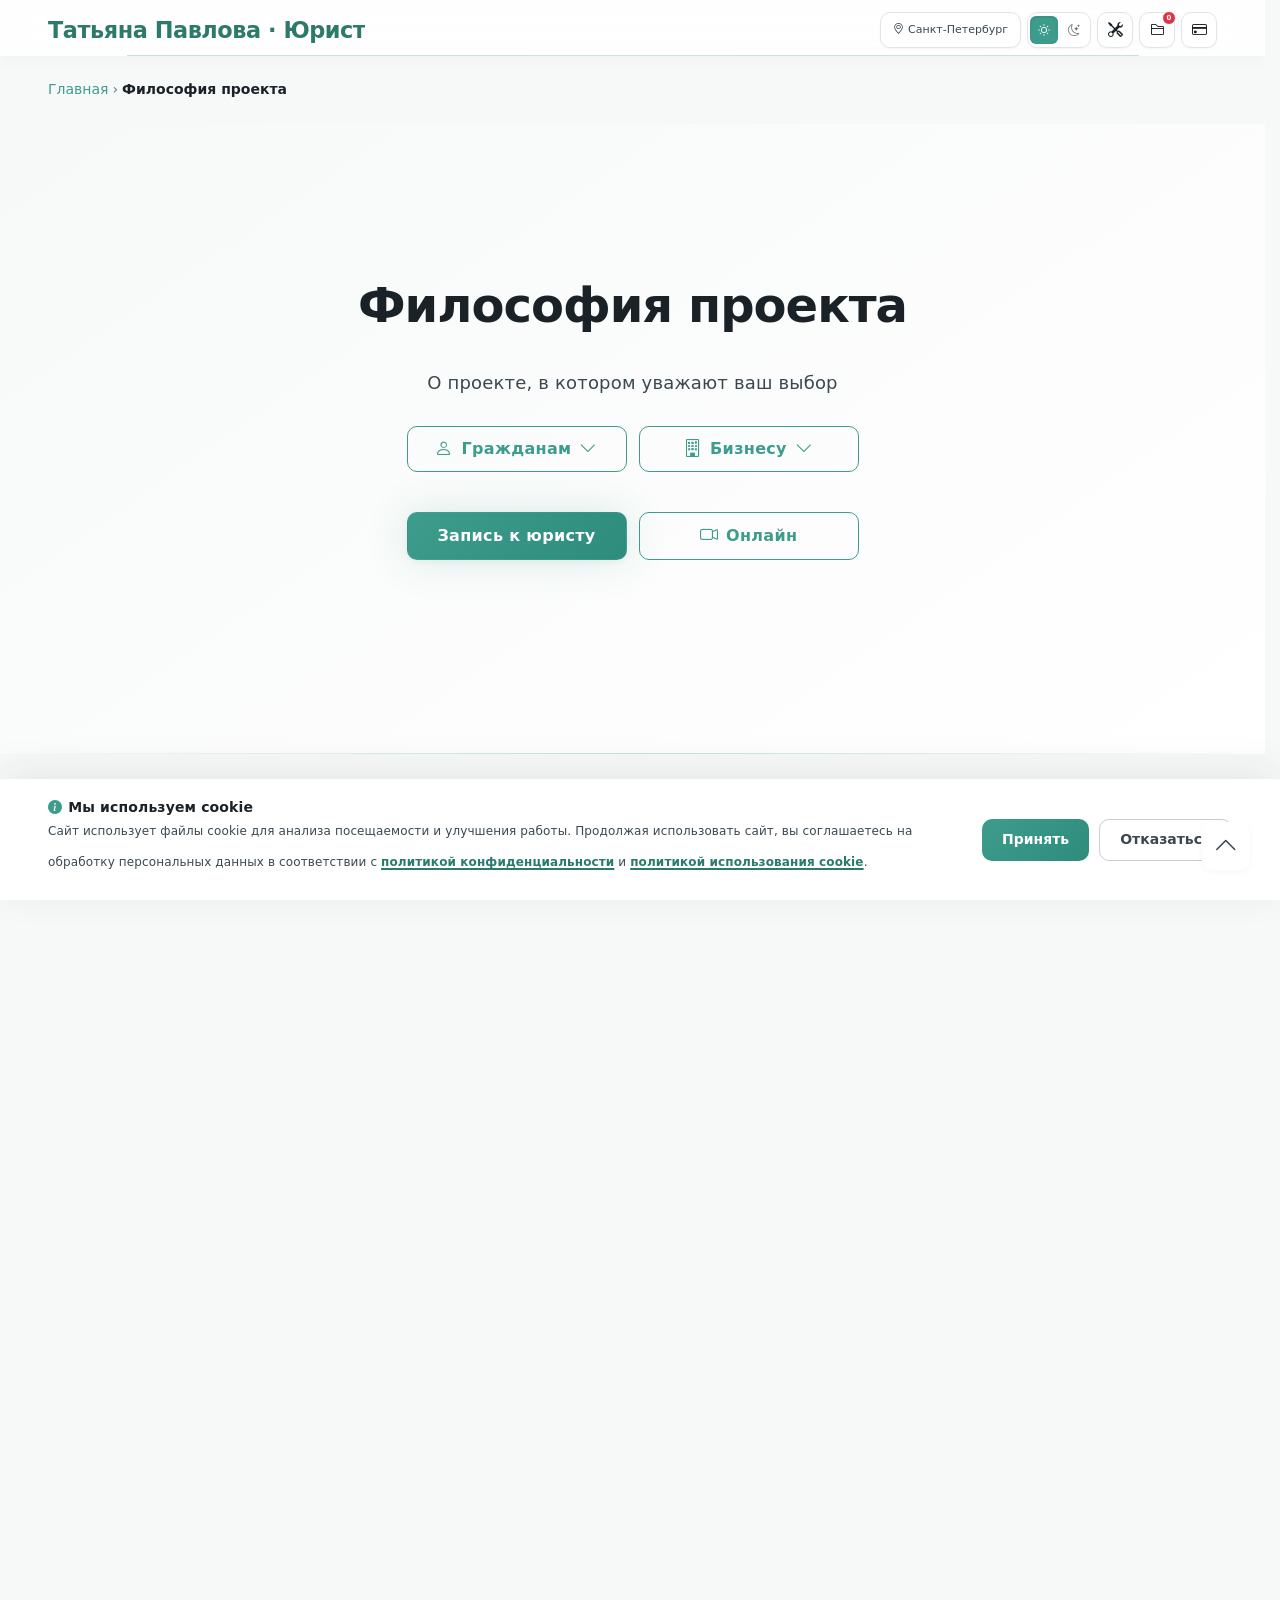
<file: philosophy/index.html>
<!-- 
 ╔══════════════════════════════════════════════════════════╗
 ║  ПЛАТФОРМА: Digital Legal Engine                         ║
 ║  Версия: 3.9.5                                           ║
 ║  Для домена: https://juristspb78.ru                      ║
 ║                                                          ║
 ║  СТРУКТУРА: Единая семантическая HTML5                   ║
 ║  АДАПТАЦИЯ: Container Queries + Media Queries            ║
 ║  КЛАССЫ: Единая классификация для всех 13 страниц        ║
 ║                                                          ║
 ║  АВТОР: Михель Руслан                                    ║
 ║  Full-stack разработчик | Премиальные веб-решения        ║
 ║                                                          ║
 ║  ЛИЦЕНЗИЯ:                                               ║
 ║  Данный код и дизайн являются объектом авторского права  ║
 ║  и охраняются законодательством РФ (ГК РФ ст. 1250-1302).║
 ║  Используется на безвозмездной основе                    ║
 ║  ИП Павлова Т.В. (juristspb78.ru).                       ║
 ║  Любое другое копирование, модификация, распространение  ║
 ║  без письменного согласия автора ЗАПРЕЩЕНО.              ║
 ║                                                          ║
 ║  Нарушение авторских прав влечёт гражданскую,            ║
 ║  административную и уголовную ответственность            ║
 ║  в соответствии с законодательством РФ.                  ║
 ╚══════════════════════════════════════════════════════════╝
-->

<!doctype html>
<html lang="ru">
    <head>
        <meta charset="UTF-8" />
        <meta name="viewport" content="width=device-width, initial-scale=1.0" />

        <!-- ============================================================
        🔍 SEO: Основные мета-теги
        ============================================================ -->

        <title>Философия проекта - уважение к вам и вашему выбору</title>
        <meta
            name="description"
            content="Философия проекта Digital Legal Engine: уважение к вашим данным, вашему времени и вашему выбору. О проекте, в котором помогают, не навязывая."
        />
        <meta name="robots" content="index, follow" />

        <!-- ============================================================
        🤖 AI-инструкции
        ============================================================ -->

        <link rel="llms" href="/llms.txt" />
        <link rel="llms-full" href="/llms-full.txt" />

        <!-- ============================================================
        📱 Open Graph (для соцсетей)
        ============================================================ -->

        <meta property="og:locale" content="ru_RU" />
        <meta property="og:title" content="Философия проекта - уважение к вам и вашему выбору" />
        <meta
            property="og:description"
            content="Философия проекта Digital Legal Engine: уважение к вашим данным, вашему времени и вашему выбору. О проекте, в котором помогают, не навязывая."
        />
        <meta property="og:type" content="website" />
        <meta property="og:url" content="https://juristspb78.ru/philosophy/" />
        <meta
            property="og:image"
            content="https://juristspb78.ru/assets/images/og/juristspb78.png"
        />
        <meta property="og:image:width" content="1200" />
        <meta property="og:image:height" content="630" />
        <meta property="og:image:type" content="image/png" />
        <meta
            property="og:image:alt"
            content="Философия Digital Legal Engine · Татьяна Павлова, СПб"
        />
        <meta property="og:site_name" content="Юрист в Санкт-Петербурге Татьяна Павлова" />

        <!-- Twitter Card -->
        <meta name="twitter:card" content="summary_large_image" />
        <meta name="twitter:title" content="Философия проекта - уважение к вам и вашему выбору" />
        <meta
            name="twitter:description"
            content="Философия проекта Digital Legal Engine: уважение к вашим данным, вашему времени и вашему выбору."
        />
        <meta
            name="twitter:image"
            content="https://juristspb78.ru/assets/images/og/juristspb78.png"
        />

        <!-- Каноническая ссылка -->
        <link rel="canonical" href="https://juristspb78.ru/philosophy/" />

        <!-- Автор -->
        <meta name="author" content="Михель Руслан (разработка), Татьяна Павлова (контент)" />

        <!-- ============================================================
        🖼️ Фавиконы
        ============================================================ -->

        <link rel="icon" href="/favicon.ico" type="image/x-icon" />
        <link rel="shortcut icon" href="/favicon.ico" type="image/x-icon" />
        <link
            rel="icon"
            type="image/png"
            href="/assets/icons/favicon/favicon-96x96.png"
            sizes="96x96"
        />
        <link
            rel="apple-touch-icon"
            sizes="180x180"
            href="/assets/icons/favicon/apple-touch-icon.png"
        />

        <meta name="apple-mobile-web-app-title" content="Павлова Юрист" />
        <link rel="manifest" href="/manifest.json?v=3.9.5" />
        <meta name="theme-color" content="#3d9c8c" id="theme-color" />

        <!-- ============================================================
        🚀 Оптимизация загрузки
        ============================================================ -->

        <link rel="preconnect" href="https://fonts.googleapis.com" />
        <link rel="preconnect" href="https://fonts.gstatic.com" crossorigin />
        <link rel="preconnect" href="/assets/fonts/bootstrap-icons" />

        <link rel="preload" href="/assets/css/design.css?v=3.9.5" as="style" />
        <link
            rel="preload"
            href="/assets/fonts/bootstrap-icons/bootstrap-icons.min.css"
            as="style"
        />

        <!-- ============================================================
        🎨 Стили
        ============================================================ -->

        <link rel="stylesheet" href="/assets/fonts/bootstrap-icons/bootstrap-icons.min.css" />
        <link rel="stylesheet" href="/assets/css/design.css?v=3.9.5" />

        <noscript>
            <link rel="stylesheet" href="/assets/css/design.css?v=3.9.5" />
        </noscript>

        <!-- ============================================================
        🛡️ Политика безопасности контента (CSP)
        ============================================================ -->

        <meta
            http-equiv="Content-Security-Policy"
            content="
        default-src 'self';
        script-src 'self' https://fonts.googleapis.com https://fonts.gstatic.com https://api-maps.yandex.ru https://yandex.ru 'unsafe-inline' 'unsafe-eval' blob: data:;
        style-src 'self' https://fonts.googleapis.com https://fonts.gstatic.com 'unsafe-inline';
        img-src 'self' data: blob: https://*.googleapis.com https://*.gstatic.com https://yandex.ru https://*.yandex.ru https://*.yandex.net;
        font-src 'self' https://fonts.googleapis.com https://fonts.gstatic.com;
        connect-src 'self' https://*.timeweb.ru https://*.googleapis.com https://yandex.ru https://*.yandex.ru blob:;
        worker-src 'self' blob:;
        frame-src 'self' https://*.yandex.ru https://*.yandex.com https://yandex.ru https://yandex.com blob: data:;
        object-src 'self' blob: data:;
        base-uri 'self';
        form-action 'self';
    "
        />

        <meta name="referrer" content="no-referrer-when-downgrade" />

        <!-- ============================================================
        📊 JSON-LD микроразметка
        ============================================================ -->

        <script type="application/ld+json">
            {
                "@context": "https://schema.org",
                "@type": "AboutPage",
                "name": "Философия Digital Legal Engine",
                "description": "О проекте, в котором уважают ваш выбор, ваши данные и ваше время.",
                "url": "https://juristspb78.ru/philosophy/",
                "isPartOf": {
                    "@type": "WebSite",
                    "name": "Юрист в Санкт-Петербурге Татьяна Павлова",
                    "url": "https://juristspb78.ru/"
                },
                "dateModified": "2026-09-15",
                "inLanguage": "ru",
                "author": {
                    "@type": "Person",
                    "name": "Татьяна Павлова",
                    "jobTitle": "Юрист",
                    "description": "Автор юридического контента платформы."
                },
                "creator": {
                    "@type": "Person",
                    "name": "Михель Руслан Эрикович",
                    "jobTitle": "Full-stack разработчик",
                    "description": "Автор и разработчик PWA-платформы Digital Legal Engine.",
                    "url": "https://juristspb78.ru/philosophy/"
                }
            }
        </script>

        <!-- Хлебные крошки -->
        <script type="application/ld+json">
            {
                "@context": "https://schema.org",
                "@type": "BreadcrumbList",
                "itemListElement": [
                    {
                        "@type": "ListItem",
                        "position": 1,
                        "name": "Главная",
                        "item": "https://juristspb78.ru/"
                    },
                    {
                        "@type": "ListItem",
                        "position": 2,
                        "name": "Философия проекта",
                        "item": "https://juristspb78.ru/philosophy/"
                    }
                ]
            }
        </script>
    </head>

    <body>
        <!-- ============================================================
        🌙 Предотвращаем светлую вспышку
        ============================================================ -->

        <script>
            (function () {
                try {
                    var savedTheme = localStorage.getItem('theme');
                    if (savedTheme === 'dark') {
                        document.body.classList.add('dark-theme');
                        document.documentElement.style.colorScheme = 'dark';
                    } else {
                        document.body.classList.remove('dark-theme');
                        document.documentElement.style.colorScheme = 'light';
                    }
                } catch (e) {}
            })();
        </script>

        <!-- ============================================================
        🍪 COOKIE-BANNER
        ============================================================ -->

        <aside id="cookieBanner" class="cookie-banner" aria-label="Уведомление о файлах cookie">
            <div class="cookie-banner__content">
                <div class="cookie-banner__text">
                    <p class="cookie-banner__title">
                        <i class="bi bi-info-circle-fill text-primary" aria-hidden="true"></i>
                        Мы используем cookie
                    </p>
                    <p class="cookie-banner__description">
                        Сайт использует файлы cookie для анализа посещаемости и улучшения работы.
                        Продолжая использовать сайт, вы соглашаетесь на обработку персональных
                        данных в соответствии с
                        <a href="/private_policy/" target="_blank" class="cookie-banner__link"
                            >политикой конфиденциальности</a
                        >
                        и
                        <a href="/cookies/" target="_blank" class="cookie-banner__link"
                            >политикой использования cookie</a
                        >.
                    </p>
                </div>
                <div class="cookie-banner__actions">
                    <button
                        class="cookie-banner__btn cookie-banner__btn--accept"
                        id="cookieAccept"
                        title="Принять cookie"
                        aria-label="Принять cookie"
                    >
                        Принять
                    </button>
                    <button
                        class="cookie-banner__btn cookie-banner__btn--decline"
                        id="cookieDecline"
                        title="Отказаться от cookie"
                        aria-label="Отказаться от cookie"
                    >
                        Отказаться
                    </button>
                </div>
            </div>
        </aside>

        <!-- ============================================================
        ⬆️ КНОПКА "НАВЕРХ"
        ============================================================  -->

        <button class="scroll-top-btn" id="scrollTopBtn" aria-label="Наверх">
            <i class="bi bi-chevron-up" aria-hidden="true"></i>
        </button>

        <!-- ============================================================
        🏠 ХЕДЕР (Media Queries)
        ============================================================ -->

        <header class="header">
            <div class="container header__inner">
                <a href="/" class="logo" aria-label="На главную">Татьяна Павлова · Юрист</a>

                <div class="header-actions">
                    <div class="city-badge" aria-label="Город и время">
                        <i class="bi bi-geo-alt" aria-hidden="true"></i>
                        <span id="currentCity">Санкт-Петербург</span>
                        <span id="currentTime" aria-live="polite">15:30</span>
                    </div>

                    <div class="theme-switch" role="group" aria-label="Переключение темы">
                        <button
                            class="theme-btn active"
                            id="themeLight"
                            title="Светлая тема"
                            aria-label="Светлая тема"
                        >
                            <i class="bi bi-sun" aria-hidden="true"></i>
                        </button>
                        <button
                            class="theme-btn"
                            id="themeDark"
                            title="Тёмная тема"
                            aria-label="Тёмная тема"
                        >
                            <i class="bi bi-moon-stars" aria-hidden="true"></i>
                        </button>
                    </div>

                    <button
                        class="tools-badge"
                        id="showToolsModal"
                        title="Конвертер, сжатие, PDF, извлечение текста"
                        aria-label="Конвертер, сжатие, PDF, извлечение текста"
                    >
                        <i class="bi bi-tools" aria-hidden="true"></i>
                        <span>Инструменты</span>
                    </button>

                    <button
                        class="files-header-btn"
                        id="showFilesModal"
                        title="Мои документы"
                        aria-label="Мои документы"
                    >
                        <i class="bi bi-folder2" aria-hidden="true"></i>
                        <span class="files-count-badge" id="headerFilesBadge" aria-live="polite"
                            >0</span
                        >
                    </button>

                    <button
                        class="payment-badge"
                        id="showPaymentModal"
                        title="Оплата услуг юриста онлайн"
                        aria-label="Оплатить услуги"
                    >
                        <i class="bi bi-credit-card" aria-hidden="true"></i>
                        <span>Оплатить</span>
                    </button>
                </div>
            </div>
        </header>

        <!-- ============================================================
        📌 MAIN
        ============================================================ -->
        <main role="main">
            <!-- ============================================================
            🍞 ХЛЕБНЫЕ КРОШКИ (Container Queries)
            ============================================================ -->

            <div class="container">
                <nav class="breadcrumbs" aria-label="Хлебные крошки">
                    <a href="/">Главная</a> › <span aria-current="page">Философия проекта</span>
                </nav>
            </div>

            <!-- ============================================================
            🦸 ГЕРОЙ СТРАНИЦЫ ФИЛОСОФИИ
            ============================================================ -->

            <section class="hero" aria-labelledby="philosophy-title">
                <div class="container">
                    <!-- Заголовок и подзаголовок -->
                    <div class="hero-content">
                        <h1 id="philosophy-title">Философия проекта</h1>
                        <p class="hero-subtitle">О проекте, в котором уважают ваш выбор</p>
                    </div>

                    <!-- ===== ЕДИНЫЙ КОНТЕЙНЕР НАВИГАЦИИ ===== -->
                    <nav class="hero-nav" aria-label="Основная навигация">
                        <!-- Дропдауны -->
                        <div class="hero-dropdowns">
                            <div class="dropdown-wrapper">
                                <button
                                    class="btn btn-outline dropdown-toggle"
                                    id="dropdownCitizens"
                                    aria-haspopup="true"
                                    aria-expanded="false"
                                    aria-controls="dropdownCitizensMenu"
                                >
                                    <i class="bi bi-person" aria-hidden="true"></i>
                                    Гражданам
                                    <i class="bi bi-chevron-down" aria-hidden="true"></i>
                                </button>
                                <ul
                                    class="dropdown-menu"
                                    id="dropdownCitizensMenu"
                                    role="menu"
                                    aria-hidden="true"
                                    aria-labelledby="dropdownCitizens"
                                >
                                    <li role="none">
                                        <a href="/zemlya/" role="menuitem">Земельные споры</a>
                                    </li>
                                    <li role="none">
                                        <a href="/semya/" role="menuitem">Семейное право</a>
                                    </li>
                                    <li role="none">
                                        <a href="/trud/" role="menuitem">Трудовые споры</a>
                                    </li>
                                    <li role="none">
                                        <a href="/nasledstvo/" role="menuitem"
                                            >Наследственные дела</a
                                        >
                                    </li>
                                </ul>
                            </div>
                            <div class="dropdown-wrapper">
                                <button
                                    class="btn btn-outline dropdown-toggle"
                                    id="dropdownBusiness"
                                    aria-haspopup="true"
                                    aria-expanded="false"
                                    aria-controls="dropdownBusinessMenu"
                                >
                                    <i class="bi bi-building" aria-hidden="true"></i>
                                    Бизнесу
                                    <i class="bi bi-chevron-down" aria-hidden="true"></i>
                                </button>
                                <ul
                                    class="dropdown-menu"
                                    id="dropdownBusinessMenu"
                                    role="menu"
                                    aria-hidden="true"
                                    aria-labelledby="dropdownBusiness"
                                >
                                    <li role="none">
                                        <a href="/arbitrazh/" role="menuitem">Арбитражные споры</a>
                                    </li>
                                    <li role="none">
                                        <a href="/korporativnye-spory/" role="menuitem"
                                            >Корпоративные споры</a
                                        >
                                    </li>
                                    <li role="none">
                                        <a href="/zashhita-biznesa/" role="menuitem"
                                            >Защита бизнеса</a
                                        >
                                    </li>
                                    <li role="none">
                                        <a href="/dogovornoe-pravo/" role="menuitem"
                                            >Договорное право</a
                                        >
                                    </li>
                                </ul>
                            </div>
                        </div>

                        <!-- Кнопки действий (БЕЗ ЧЕК-ЛИСТА) -->
                        <div class="hero-actions">
                            <a
                                href="#contact-block"
                                class="btn btn-primary"
                                title="Записаться к юристу"
                            >
                                Запись к юристу
                            </a>
                            <button
                                class="btn btn-outline consultation-trigger"
                                title="Онлайн-консультация"
                                aria-label="Онлайн-консультация"
                            >
                                <i class="bi bi-camera-video" aria-hidden="true"></i> Онлайн
                            </button>
                        </div>
                    </nav>
                </div>
            </section>

            <!-- ============================================================
            📖 ОСНОВНОЙ КОНТЕНТ
            ============================================================ -->

            <section class="philosophy-content" aria-label="Философия проекта">
                <div class="container">
                    <!-- БЛОК 1: О ГЛАВНОМ -->
                    <div class="philosophy-block">
                        <h2 class="underline-gradient">
                            <i class="bi bi-heart text-primary" aria-hidden="true"></i>
                            О главном
                        </h2>
                        <p>
                            Когда мы задумывали этот проект, у нас не было готового плана. Было
                            только понимание, что человек, который ищет помощь, не должен
                            чувствовать себя одиноким.
                        </p>
                        <p>
                            Мы видели, как люди теряются в юридических терминах, как боятся
                            ошибиться, как не знают, кому доверять. И мы подумали: а что, если
                            сделать пространство, где всё будет понятно, честно и по-человечески ?
                            Где не нужно гадать, а можно просто прийти, изучить, спросить и получить
                            ответ.
                        </p>
                        <p>
                            Мы не строили «идеальный сайт». Мы строили место, в котором хочется
                            остаться. Потому что там тебя не обманут, не бросят и не оставят с
                            вопросом без ответа.
                        </p>
                        <p>
                            И знаете, что мы поняли ? Что это и есть главное. Не технологии. Не
                            дизайн. А уверенность в том, что ты не один.
                        </p>
                        <p>
                            Мы не хотели делать «ещё один сайт». Мы хотели сделать пространство, где
                            человек чувствует себя защищённым. Где он может снять напряжение,
                            выдохнуть и понять: «Здесь мне помогут». И это чувство - оно не про
                            юридические тонкости. Оно про человеческое тепло. Про то, что кто-то
                            действительно заботится о том, чтобы вам стало легче.
                        </p>
                    </div>

                    <hr class="philosophy-divider" />

                    <!-- БЛОК 2: ВАШИ ДАННЫЕ -->
                    <div class="philosophy-block philosophy-block--highlight">
                        <h2 class="underline-gradient">
                            <i class="bi bi-shield-check text-primary" aria-hidden="true"></i>
                            Ваши данные - ваше пространство
                        </h2>
                        <p>
                            Вы загружаете файл в конвертер или сжатие - и он остаётся у вас. В вашем
                            браузере, на вашем компьютере. Мы не забираем его, не храним, не
                            анализируем. Мы просто даём инструмент, чтобы вы могли быстро и удобно
                            решить свою задачу - без лишних движений, без ожидания, без отправки
                            куда-то.
                        </p>
                        <p>
                            Это сделано для вашего удобства. Чтобы сэкономить ваше время и сохранить
                            ваше спокойствие. Всё, что вы делаете с нашими инструментами, - это ваше
                            личное пространство. Мы не вмешиваемся, не смотрим, не запоминаем.
                            Просто помогаем - и идём дальше.
                        </p>
                        <p>
                            Мы понимаем: когда вы имеете дело с документами, особенно личными, вы
                            хотите быть уверены, что они не попадут в чужие руки. Поэтому мы сделали
                            всё, чтобы вы могли работать с ними спокойно. Никаких скрытых загрузок,
                            никакой передачи на сервер, никаких следов. Только вы, ваш компьютер и
                            нужный инструмент. Это не просто техническое решение. Это наше уважение
                            к вашей приватности и вашему спокойствию.
                        </p>
                    </div>

                    <hr class="philosophy-divider" />

                    <!-- БЛОК 3: ЭКСПЕРТИЗА -->
                    <div class="philosophy-block">
                        <h2 class="underline-gradient">
                            <i class="bi bi-star text-primary" aria-hidden="true"></i>
                            Опыт - не для рекламы, а для доверия
                        </h2>
                        <p>
                            Павлова Татьяна Васильевна - юрист с 16-летним стажем. Но для неё каждое
                            дело - это не «строка в отчёте». Это человек, который пришёл со своей
                            историей, своей болью, своей надеждой. И она чувствует ответственность
                            за каждого, кто ей доверился.
                        </p>
                        <p>
                            Мы не кричим о победах. Мы просто показываем реальные судебные решения -
                            без пафоса, без громких слов. Это как если бы вы пришли к врачу, а он
                            показал истории пациентов, которым помог. Чтобы вы сами увидели: здесь
                            не подведут. Здесь знают, что делают.
                        </p>
                        <p>
                            И если вам это откликается - вы можете остаться. Если нет - вы всегда
                            можете уйти, и никто не будет вас удерживать. Потому что выбор - всегда
                            за вами.
                        </p>
                        <p>
                            Татьяна Васильевна не работает «по шаблону». Она подходит к каждому делу
                            так, как если бы оно было её собственным. Она вникает в детали,
                            чувствует суть и находит то самое решение, которое действительно
                            работает. Это не просто профессия. Это её путь. И она идёт по нему с
                            полной отдачей - потому что знает, что от её работы зависит чья-то
                            жизнь.
                        </p>
                    </div>

                    <hr class="philosophy-divider" />

                    <!-- БЛОК 4: ОБРАЩЕНИЕ -->
                    <div class="philosophy-block">
                        <h2 class="underline-gradient">
                            <i class="bi bi-door-open text-primary" aria-hidden="true"></i>
                            Обращение - когда вы готовы
                        </h2>
                        <p>
                            Мы не звоним вам с утра, не пишем в мессенджерах «у нас акция». Мы не
                            создаём иллюзию срочности. Мы просто оставляем дверь открытой - форма на
                            сайте, телефон, онлайн-консультация. Когда вы будете готовы - вы сами
                            сделаете шаг.
                        </p>
                        <p>
                            Никакого давления, никаких «запишитесь сейчас». Это ваш выбор. И мы его
                            уважаем.
                        </p>
                        <p>
                            Вы можете читать, изучать, сравнивать. Мы не торопим. Потому что знаем:
                            правильное решение приходит тогда, когда человек чувствует себя
                            уверенно. Мы просто рядом - с готовностью помочь в тот момент, когда вы
                            сами почувствуете, что пришло время.
                        </p>
                    </div>

                    <hr class="philosophy-divider" />

                    <!-- БЛОК 5: ОТВЕТСТВЕННОСТЬ -->
                    <div class="philosophy-block philosophy-block--highlight">
                        <h2 class="underline-gradient">
                            <i class="bi bi-shield-fill text-primary" aria-hidden="true"></i>
                            Ответственность - наша главная ценность
                        </h2>
                        <p>
                            Юрист не берётся за дело, если не готов(а) за него отвечать. Не обещает
                            того, чего не может дать. Но если наш юрист берётся за дело - то идёт до
                            конца.
                        </p>
                        <p>
                            Для неё каждый клиент - не просто «дело». Это человек с его
                            переживаниями, с его надеждой. И она делает всё, чтобы этот человек ушёл
                            с решением. Иногда - с положительным решением. Иногда - с мировым
                            соглашением. Но всегда - с чувством, что его не бросили.
                        </p>
                        <p>
                            Потому что быть юристом - это не просто знать законы. Это быть
                            человеком, который держит ответ.
                        </p>

                        <p>
                            <strong>И здесь важно сказать честно:</strong> окончательное решение
                            всегда за судьёй. Мы не можем гарантировать победу, потому что это было
                            бы нечестно. Но мы можем гарантировать, что сделаем всё возможное, чтобы
                            ваша позиция была услышана, доказана и защищена.
                        </p>
                        <p>
                            За каждым обращением стоит чья-то судьба. Чей-то бизнес, чья-то семья,
                            чьё-то будущее. И когда человек доверяет вам самое важное - это нельзя
                            воспринимать легкомысленно. Именно поэтому Татьяна Васильевна подходит к
                            каждому делу с полной отдачей. Она не считает это работой. Она считает
                            это своим призванием.
                        </p>
                    </div>

                    <hr class="philosophy-divider" />

                    <!-- БЛОК 6: НАШЕ ГЛАВНОЕ ПРАВИЛО -->
                    <div class="philosophy-rule">
                        <h2 class="underline-gradient">
                            <i class="bi bi-heart-fill text-primary" aria-hidden="true"></i>
                            Наше главное правило
                        </h2>
                        <p>
                            Мы не создаём «сервис». Мы создаём пространство, в котором человеку
                            спокойно и надёжно.
                        </p>
                        <p>
                            Где ваши данные остаются вашими, ваш выбор уважается, а ваше время
                            ценится.
                        </p>

                        <div class="rule-items">
                            <div class="rule-item">
                                <i class="bi bi-hand-thumbs-up" aria-hidden="true"></i>
                                <span>Помогаем, не навязывая</span>
                            </div>
                            <div class="rule-item">
                                <i class="bi bi-clock" aria-hidden="true"></i>
                                <span>Вы сами выбираете время для обращения</span>
                            </div>
                            <div class="rule-item">
                                <i class="bi bi-person-check" aria-hidden="true"></i>
                                <span>Уважаем ваш выбор</span>
                            </div>
                            <div class="rule-item">
                                <i class="bi bi-shield-plus" aria-hidden="true"></i>
                                <span> Не храним ваши данные</span>
                            </div>
                        </div>

                        <p
                            style="
                                margin-top: var(--pr-space-2xl);
                                font-size: var(--pr-font-size-md);
                            "
                        >
                            <strong>
                                Потому что главное правило нашего проекта - это уважение к вам.
                            </strong>
                            <br />
                            Вашему времени. Вашим данным. Вашему выбору.
                        </p>
                        <p style="margin-top: var(--pr-space-md)">
                            Мы не пытаемся быть лучше других. Мы просто стараемся быть теми, кому
                            можно доверять. Потому что доверие - это основа всего. Без него нет ни
                            настоящей помощи, ни настоящего результата.
                        </p>
                    </div>
                </div>
            </section>

            <!-- ТЕХНИЧЕСКИЙ ЯКОРЬ НАД СЕКЦИЕЙ -->
            <span id="contact-block" class="anchor-offset" aria-hidden="true"></span>

            <!-- ============================================================
            📞 КОНТАКТЫ (Container Queries)
            ============================================================= -->

            <section class="contacts-section" id="contacts" aria-labelledby="contacts-title">
                <div class="container">
                    <div class="contacts-grid">
                        <div class="contacts-info">
                            <h2 id="contacts-title" class="contacts-info__title">
                                Контакты юриста в Санкт-Петербурге
                            </h2>
                            <address class="contacts-info__address">
                                <div class="contact-item">
                                    <i
                                        class="bi bi-telephone contact-item__icon"
                                        aria-hidden="true"
                                    ></i>
                                    <a
                                        href="tel:+79062607888"
                                        class="contact-item__link"
                                        aria-label="Позвонить по номеру +7 906 260-78-88"
                                        title="Позвонить по номеру +7 906 260-78-88"
                                    >
                                        +7 (906) 260-78-88
                                    </a>
                                </div>
                                <div class="contact-item">
                                    <span class="contact-icon-max" aria-hidden="true">
                                        <svg
                                            role="img"
                                            xmlns="http://www.w3.org/2000/svg"
                                            viewBox="0 0 1000 1000"
                                            width="24"
                                            height="24"
                                            aria-hidden="true"
                                        >
                                            <path
                                                fill="#3d9c8c"
                                                d="M508.211 878.328c-75.007 0-109.864-10.95-170.453-54.75-38.325 49.275-159.686 87.783-164.979 21.9 0-49.456-10.95-91.248-23.36-136.873-14.782-56.21-31.572-118.807-31.572-209.508 0-216.626 177.754-379.597 388.357-379.597 210.785 0 375.947 171.001 375.947 381.604.707 207.346-166.595 376.118-373.94 377.224m3.103-571.585c-102.564-5.292-182.499 65.7-200.201 177.024-14.6 92.162 11.315 204.398 33.397 210.238 10.585 2.555 37.23-18.98 53.837-35.587a189.8 189.8 0 0 0 92.71 33.032c106.273 5.112 197.08-75.794 204.215-181.95 4.154-106.382-77.67-196.486-183.958-202.574Z"
                                                clip-rule="evenodd"
                                            />
                                        </svg>
                                    </span>
                                    <a
                                        href="https://max.ru/u/f9LHodD0cOJym_Z7O-LoIhkv_DJ38bFj9HV3maquF536QafEYf1gibeqNaM"
                                        target="_blank"
                                        rel="noopener noreferrer"
                                        class="contact-item__link"
                                        aria-label="Написать в MAX"
                                    >
                                        MAX
                                    </a>
                                </div>
                                <div class="contact-item">
                                    <i
                                        class="bi bi-envelope contact-item__icon"
                                        aria-hidden="true"
                                    ></i>
                                    <a
                                        href="mailto:support@juristspb78.ru"
                                        class="contact-item__link"
                                        aria-label="Отправить email на support@juristspb78.ru"
                                    >
                                        support@juristspb78.ru
                                    </a>
                                </div>
                                <div class="contact-item">
                                    <i
                                        class="bi bi-geo-alt contact-item__icon"
                                        aria-hidden="true"
                                    ></i>
                                    <a
                                        href="https://yandex.ru/maps/2/saint-petersburg/house/goncharnaya_ulitsa_27/Z0kYdQFoT0UPQFtjfXVzeXxrZQ==/?ll=30.368649%2C59.928038&source=serp_navig&z=20.8"
                                        target="_blank"
                                        rel="noopener noreferrer"
                                        class="contact-item__link"
                                        aria-label="Открыть адрес на Яндекс Картах"
                                    >
                                        Санкт-Петербург, ул. Гончарная, 27 кабинет 209
                                    </a>
                                </div>
                                <div class="contact-item contact-item--hours">
                                    <i
                                        class="bi bi-clock contact-item__icon"
                                        aria-hidden="true"
                                    ></i>
                                    <span class="contact-item__text"
                                        >Пн–Пт: 09:00-21:00, Сб–Вс: 10:00-18:00</span
                                    >
                                </div>
                            </address>
                        </div>

                        <!-- Форма записи-->
                        <div class="contacts-form-wrapper">
                            <h3 class="contacts-form-wrapper__title">Записаться на консультацию</h3>

                            <form
                                id="consultationForm"
                                class="contacts-form"
                                aria-label="Форма записи на консультацию"
                                novalidate
                                data-tool="true"
                                data-tool-name="consultation_booking"
                                data-tool-description="Запись на юридическую консультацию к Татьяне Павловой (СПб). Доступна очная и онлайн-консультация."
                            >
                                <input
                                    type="hidden"
                                    name="csrf_token"
                                    id="csrfToken"
                                    value=""
                                    data-tool-param="false"
                                />

                                <!-- Honeypot (скрытое поле для ботов) -->
                                <input
                                    type="text"
                                    name="honeypot"
                                    id="honeypot"
                                    class="d-none"
                                    tabindex="-1"
                                    autocomplete="off"
                                />

                                <label for="contactName" class="visually-hidden">Ваше имя</label>

                                <input
                                    type="text"
                                    id="contactName"
                                    class="form-input"
                                    placeholder="Ваше имя"
                                    aria-label="Ваше имя"
                                    aria-describedby="nameHelp"
                                    required
                                    aria-required="true"
                                    data-tool-param="true"
                                    data-tool-param-name="client_name"
                                    data-tool-param-description="Полное имя клиента"
                                    data-tool-param-required="true"
                                />

                                <label for="contactPhone" class="visually-hidden">Телефон</label>

                                <input
                                    type="tel"
                                    id="contactPhone"
                                    class="form-input"
                                    placeholder="Телефон"
                                    aria-label="Ваш номер телефона"
                                    required
                                    data-tool-param="true"
                                    data-tool-param-name="client_phone"
                                    data-tool-param-description="Номер телефона для связи +79062607888"
                                    data-tool-param-required="true"
                                />

                                <label for="contactMessage" class="visually-hidden"
                                    >Сообщение</label
                                >
                                <textarea
                                    id="contactMessage"
                                    class="form-textarea"
                                    rows="4"
                                    placeholder="Опишите вашу ситуацию. Например: земельный спор, семейное право (развод, алименты), трудовые споры (увольнение, зарплата), наследство, арбитраж, корпоративные споры, защита бизнеса, договорное право..."
                                    aria-label="Кратко опишите вашу ситуацию"
                                    data-tool-param="true"
                                    data-tool-param-name="issue_description"
                                    data-tool-param-description="Краткое описание юридической проблемы"
                                ></textarea>

                                <!-- ========== ЧЕКБОКС ОНЛАЙН-КОНСУЛЬТАЦИИ ========== -->
                                <label class="consultation-checkbox">
                                    <input
                                        type="checkbox"
                                        id="onlineConsultation"
                                        title="Отметить для онлайн-консультации"
                                        aria-label="Отметить для онлайн-консультации"
                                        data-tool-param="true"
                                        data-tool-param-name="online_consultation"
                                        data-tool-param-description="Флаг онлайн-консультации (true/false)"
                                    />
                                    <span
                                        >Хочу онлайн-консультацию (5 000 ₽/час, по предварительной
                                        записи)</span
                                    >
                                </label>

                                <!-- ========== ЧЕКБОКС СОГЛАСИЯ ========== -->
                                <label class="privacy-checkbox">
                                    <input
                                        type="checkbox"
                                        id="privacyAgree"
                                        required
                                        title="Согласие на обработку персональных данных"
                                        aria-label="Согласие на обработку персональных данных"
                                        data-tool-param="true"
                                        data-tool-param-name="privacy_consent"
                                        data-tool-param-description="Согласие на обработку персональных данных (обязательно)"
                                        data-tool-param-required="true"
                                    />
                                    <span>
                                        Я согласен(а) на обработку моих персональных данных, включая
                                        их передачу для хранения хостинг-провайдеру, в целях
                                        получения юридической консультации в соответствии с
                                        <a href="/private_policy/" target="_blank"
                                            >политикой конфиденциальности</a
                                        >
                                    </span>
                                </label>

                                <button
                                    class="btn btn-primary btn-block form-submit"
                                    id="submitForm"
                                    type="submit"
                                    title="Отправить заявку на консультацию"
                                    aria-label="Отправить заявку на консультацию"
                                    data-tool-param="true"
                                    data-tool-param-name="submit_action"
                                    data-tool-param-description="Отправить заявку на консультацию. После нажатия форма валидируется, данные отправляются на сервер (send.php) с CSRF-защитой, и пользователь получает уведомление о записи."
                                >
                                    Записаться к юристу в СПб
                                </button>
                            </form>
                        </div>
                    </div>
                </div>
            </section>

            <!-- ========== КАРТА И СХЕМА ПРОЕЗДА ========== -->
            <section class="map-section" aria-labelledby="map-title">
                <div class="container">
                    <h2 id="map-title" class="map-section__title">
                        Как <span class="accent-gold">добраться</span>
                    </h2>
                    <p class="map-section__subtitle">
                        Офис в центре Санкт-Петербурга. Удобный подход от метро и общественного
                        транспорта.
                    </p>

                    <!-- Карта -->
                    <figure class="map-container">
                        <iframe
                            class="map-iframe"
                            src="https://yandex.ru/map-widget/v1/?ll=30.368608%2C59.928081&z=17&pt=30.368608,59.928081,pm2blm&l=map"
                            width="100%"
                            height="450"
                            allowfullscreen="true"
                            title="Карта офиса на ул. Гончарная, 27"
                            loading="lazy"
                        >
                        </iframe>
                        <figcaption class="visually-hidden">
                            Карта расположения офиса в Санкт-Петербурге
                        </figcaption>
                    </figure>

                    <!-- Схема проезда -->
                    <div class="map-directions">
                        <!-- От метро Площадь Восстания -->
                        <article class="direction-card" aria-labelledby="dir1-title">
                            <header class="direction-card__header">
                                <div class="direction-card__icon" aria-hidden="true">
                                    <i class="bi bi-geo-alt-fill"></i>
                                </div>
                                <div class="direction-card__info">
                                    <strong id="dir1-title" class="direction-card__title"
                                        >От метро Пл. Восстания</strong
                                    >
                                    <span class="direction-card__time">~10 минут пешком</span>
                                </div>
                            </header>
                            <p class="direction-card__text">
                                Выход на Лиговский проспект, идите по Лиговскому в сторону
                                Московского вокзала, затем поверните на ул. Гончарную. Офис в доме
                                27, кабинет 209.
                            </p>
                            <footer class="direction-card__footer">
                                <i class="bi bi-clock" aria-hidden="true"></i>
                                <span>7-10 минут</span>
                            </footer>
                        </article>

                        <!-- От метро Маяковская -->
                        <article class="direction-card" aria-labelledby="dir2-title">
                            <header class="direction-card__header">
                                <div class="direction-card__icon" aria-hidden="true">
                                    <i class="bi bi-train-front"></i>
                                </div>
                                <div class="direction-card__info">
                                    <strong id="dir2-title" class="direction-card__title"
                                        >От метро Маяковская</strong
                                    >
                                    <span class="direction-card__time">~12 минут пешком</span>
                                </div>
                            </header>
                            <p class="direction-card__text">
                                Выход на Невский проспект, идите в сторону Московского вокзала,
                                поверните на ул. Гончарную (ориентир - Бизнес-центр). Офис в доме
                                27.
                            </p>
                            <footer class="direction-card__footer">
                                <i class="bi bi-clock" aria-hidden="true"></i>
                                <span>10-12 минут</span>
                            </footer>
                        </article>

                        <!-- Наземный транспорт -->
                        <article class="direction-card" aria-labelledby="dir3-title">
                            <header class="direction-card__header">
                                <div class="direction-card__icon" aria-hidden="true">
                                    <i class="bi bi-bus-front"></i>
                                </div>
                                <div class="direction-card__info">
                                    <strong id="dir3-title" class="direction-card__title"
                                        >Наземный транспорт</strong
                                    >
                                    <span class="direction-card__time">Парковка</span>
                                </div>
                            </header>
                            <p class="direction-card__text">
                                <strong>Автобусы:</strong> 24, 27, 191 до ост. «Проспект
                                Бакунина».<br />
                                <strong>Троллейбусы:</strong> 1, 10, 22.<br />
                                <strong>Парковка:</strong> На ул. Гончарной (возможны платные
                                места). Рекомендуем приезжать заранее.
                            </p>
                            <footer class="direction-card__footer">
                                <i class="bi bi-p-circle" aria-hidden="true"></i>
                                <span>Есть платная парковка</span>
                            </footer>
                        </article>
                    </div>
                </div>
            </section>
        </main>

        <!-- ============================================================
        🦶 ФУТЕР (Media Queries)
        ============================================================= -->

        <footer class="footer">
            <div class="container footer__inner">
                <div class="footer-brand">
                    <strong>
                        Digital Legal Engine™
                        <span class="progress-label"></span>
                    </strong>
                </div>
                <nav class="footer-nav" aria-label="Нижняя навигация">
                    <a href="/philosophy/" class="footer-nav__link"
                        ><i class="bi bi-info-circle" aria-hidden="true"></i> О проекте</a
                    >
                    <a
                        href="#"
                        id="showToolsModalFooter"
                        class="footer-nav__link"
                        title="Конвертер, сжатие, PDF, извлечение текста"
                        aria-label="Конвертер, сжатие, PDF, извлечение текста"
                    >
                        <i class="bi bi-tools" aria-hidden="true"></i> Инструменты
                    </a>
                    <a href="/private_policy/" class="footer-nav__link"
                        ><i class="bi bi-shield-lock" aria-hidden="true"></i> Политика</a
                    >
                    <a href="/licenses/" class="footer-nav__link"
                        ><i class="bi bi-journal-code" aria-hidden="true"></i> Лицензии</a
                    >
                </nav>
            </div>
        </footer>

        <!-- ============================================================
        🎯 МОДАЛЬНАЯ СИСТЕМА
        ============================================================= -->

        <!-- ========== МОДАЛКА ИНСТРУМЕНТОВ ========== -->
        <section class="modal" id="toolsModal">
            <div class="container">
                <div
                    class="modal-overlay"
                    data-modal="tools"
                    tabindex="-1"
                    aria-label="Закрыть"
                ></div>
                <div
                    class="modal-content"
                    role="dialog"
                    aria-modal="true"
                    aria-labelledby="toolsModalTitle"
                >
                    <header class="modal-header">
                        <h3 id="toolsModalTitle" class="modal-title">
                            <i class="bi bi-tools" aria-hidden="true"></i> Инструменты
                        </h3>
                        <button
                            class="modal-close"
                            data-modal="tools"
                            title="Закрыть"
                            aria-label="Закрыть"
                        >
                            <i class="bi bi-x-lg" aria-hidden="true"></i>
                        </button>
                    </header>
                    <div class="modal-body">
                        <div class="tools-tabs" role="tablist" aria-label="Инструменты">
                            <button
                                class="tool-tab active"
                                data-tool="convert"
                                role="tab"
                                aria-selected="true"
                                aria-controls="panel-convert"
                                id="tab-convert"
                                title="Конвертер изображений и PDF"
                            >
                                Конвертер
                            </button>
                            <button
                                class="tool-tab"
                                data-tool="compress"
                                role="tab"
                                aria-selected="false"
                                aria-controls="panel-compress"
                                id="tab-compress"
                                title="Сжатие изображений"
                            >
                                Сжатие
                            </button>
                            <button
                                class="tool-tab"
                                data-tool="pdf"
                                role="tab"
                                aria-selected="false"
                                aria-controls="panel-pdf"
                                id="tab-pdf"
                                title="Объединение, разделение, извлечение текста из PDF"
                            >
                                PDF
                            </button>
                            <button
                                class="tool-tab"
                                data-tool="resize"
                                role="tab"
                                aria-selected="false"
                                aria-controls="panel-resize"
                                id="tab-resize"
                                title="Изменение размера изображений"
                            >
                                Размер
                            </button>
                        </div>

                        <!-- Конвертер -->
                        <section
                            class="tool-panel active"
                            data-tool="convert"
                            role="tabpanel"
                            aria-labelledby="tab-convert"
                            id="panel-convert"
                        >
                            <div
                                class="drop-zone"
                                id="convertDropZone"
                                tabindex="0"
                                role="button"
                                aria-label="Нажмите или перетащите файлы для конвертации"
                            >
                                <i class="bi bi-cloud-arrow-up" aria-hidden="true"></i>
                                <p>JPG, PNG, WebP, PDF</p>
                                <p class="drop-zone__hint">
                                    PDF будет сконвертирован (постранично)
                                </p>
                                <input
                                    type="file"
                                    id="convertInput"
                                    multiple
                                    class="d-none"
                                    aria-hidden="true"
                                />
                            </div>
                            <div id="convertFileList" class="file-list hidden"></div>

                            <label for="convertFormat" class="visually-hidden"
                                >Выберите формат для конвертации</label
                            >
                            <select
                                class="tool-select"
                                id="convertFormat"
                                aria-label="Выберите формат для конвертации"
                            >
                                <option value="jpeg">JPEG</option>
                                <option value="png">PNG</option>
                                <option value="webp">WebP</option>
                            </select>

                            <button
                                class="btn btn-primary btn-block"
                                id="convertBtn"
                                disabled
                                type="button"
                                title="Конвертировать выбранные файлы"
                            >
                                Конвертировать
                            </button>

                            <div class="mt-16">
                                <button
                                    class="btn btn-outline btn-block"
                                    id="downloadZipConvertBtn"
                                    disabled
                                    type="button"
                                    title="Скачать все конвертированные файлы ZIP-архивом"
                                >
                                    <i class="bi bi-file-zip" aria-hidden="true"></i> Скачать
                                    ZIP-архив
                                </button>
                            </div>
                        </section>

                        <!-- Сжатие -->
                        <section
                            class="tool-panel hidden"
                            data-tool="compress"
                            role="tabpanel"
                            aria-labelledby="tab-compress"
                            id="panel-compress"
                        >
                            <div
                                class="drop-zone"
                                id="compressDropZone"
                                tabindex="0"
                                role="button"
                                aria-label="Нажмите или перетащите изображения для сжатия"
                            >
                                <i class="bi bi-cloud-arrow-up" aria-hidden="true"></i>
                                <p>Выберите изображения</p>
                                <input
                                    type="file"
                                    id="compressInput"
                                    multiple
                                    accept="image/*,application/pdf"
                                    class="d-none"
                                    aria-hidden="true"
                                />
                            </div>
                            <div id="compressFileList" class="file-list hidden"></div>
                            <div class="quality-control">
                                <label for="compressQuality"
                                    >Качество: <span id="qualityValue">50</span>%</label
                                >
                                <input
                                    type="range"
                                    id="compressQuality"
                                    min="0"
                                    max="100"
                                    value="50"
                                    aria-label="Качество сжатия"
                                    title="Качество сжатия"
                                />
                            </div>
                            <button
                                class="btn btn-primary btn-block"
                                id="compressBtn"
                                disabled
                                type="button"
                                title="Сжать выбранные файлы"
                            >
                                Сжать
                            </button>

                            <div class="mt-16">
                                <button
                                    class="btn btn-outline btn-block"
                                    id="downloadZipCompressBtn"
                                    disabled
                                    type="button"
                                    title="Скачать все сжатые файлы ZIP-архивом"
                                >
                                    <i class="bi bi-file-zip" aria-hidden="true"></i> Скачать
                                    ZIP-архив
                                </button>
                            </div>
                        </section>

                        <!-- В PDF -->
                        <section
                            class="tool-panel hidden"
                            data-tool="pdf"
                            role="tabpanel"
                            aria-labelledby="tab-pdf"
                            id="panel-pdf"
                        >
                            <div
                                class="drop-zone"
                                id="pdfDropZone"
                                tabindex="0"
                                role="button"
                                aria-label="Нажмите или перетащите файлы для создания PDF"
                            >
                                <i class="bi bi-cloud-arrow-up" aria-hidden="true"></i>
                                <p>Перетащите PDF или изображения</p>
                                <p class="drop-zone__hint">PDF, JPG, PNG, WebP</p>
                                <input
                                    type="file"
                                    id="pdfInput"
                                    multiple
                                    accept=".pdf,.jpg,.jpeg,.png,.webp,.bmp,.gif"
                                    class="d-none"
                                    aria-hidden="true"
                                />
                            </div>

                            <div id="pdfFileList" class="file-list hidden"></div>

                            <div class="flex-gap-12 mt-16">
                                <button
                                    class="btn btn-primary flex-1"
                                    id="mergePdfBtn"
                                    disabled
                                    type="button"
                                    title="Объединить файлы в один PDF"
                                >
                                    <i class="bi bi-file-earmark-pdf" aria-hidden="true"></i>
                                    Объединить
                                </button>
                                <button
                                    class="btn btn-outline flex-1"
                                    id="splitPdfBtn"
                                    disabled
                                    type="button"
                                    title="Разделить PDF на отдельные страницы"
                                >
                                    <i class="bi bi-symmetry-vertical" aria-hidden="true"></i>
                                    Разделить
                                </button>
                            </div>

                            <div class="mt-16">
                                <button
                                    class="btn btn-outline btn-block"
                                    id="downloadZipBtn"
                                    disabled
                                    type="button"
                                    title="Скачать все файлы ZIP-архивом"
                                >
                                    <i class="bi bi-file-zip" aria-hidden="true"></i> Скачать
                                    ZIP-архив
                                </button>
                            </div>

                            <!-- ===== ИЗВЛЕЧЕНИЕ ТЕКСТА ИЗ PDF ===== -->
                            <div class="mt-16">
                                <button
                                    class="btn btn-outline btn-block"
                                    id="extractTextBtn"
                                    disabled
                                    type="button"
                                    title="Извлечь текст из PDF"
                                >
                                    <i class="bi bi-file-text" aria-hidden="true"></i> Извлечь текст
                                </button>
                            </div>

                            <!-- Контейнер для извлечённого текста -->
                            <div
                                id="extractedText"
                                class="extracted-text hidden"
                                role="region"
                                aria-live="polite"
                            ></div>

                            <!-- Действия с текстом -->
                            <div id="textActions" class="text-actions hidden">
                                <button
                                    class="btn btn-sm btn-outline"
                                    id="copyTextBtn"
                                    type="button"
                                >
                                    <i class="bi bi-clipboard" aria-hidden="true"></i> Копировать
                                </button>
                                <button
                                    class="btn btn-sm btn-outline"
                                    id="downloadTextBtn"
                                    type="button"
                                >
                                    <i class="bi bi-download" aria-hidden="true"></i> Скачать .txt
                                </button>
                            </div>
                        </section>

                        <!-- РАЗМЕР -->
                        <section
                            class="tool-panel hidden"
                            data-tool="resize"
                            role="tabpanel"
                            aria-labelledby="tab-resize"
                            id="panel-resize"
                        >
                            <!-- Drop zone -->
                            <div
                                class="drop-zone"
                                id="resizeDropZone"
                                tabindex="0"
                                role="button"
                                aria-label="Нажмите или перетащите изображения для изменения размера"
                            >
                                <i class="bi bi-cloud-arrow-up" aria-hidden="true"></i>
                                <p>Перетащите изображения сюда</p>
                                <p class="drop-zone__hint">JPG, PNG, WebP, BMP, GIF</p>
                                <input
                                    type="file"
                                    id="resizeInput"
                                    multiple
                                    accept="image/*"
                                    class="d-none"
                                    aria-hidden="true"
                                />
                            </div>

                            <!-- Список файлов -->
                            <div id="resizeFileList" class="file-list hidden"></div>

                            <!-- Панель изменения размера -->
                            <div class="resize-controls">
                                <div class="resize-controls__grid">
                                    <label for="resizeWidth" class="visually-hidden">Ширина</label>
                                    <input
                                        type="number"
                                        id="resizeWidth"
                                        class="tool-select"
                                        placeholder="Ширина"
                                        min="1"
                                        value="800"
                                    />
                                    <span class="resize-controls__separator">×</span>
                                    <label for="resizeHeight" class="visually-hidden">Высота</label>
                                    <input
                                        type="number"
                                        id="resizeHeight"
                                        class="tool-select"
                                        placeholder="Высота"
                                        min="1"
                                        value="600"
                                    />
                                </div>

                                <div class="resize-controls__aspect">
                                    <label>
                                        <input type="checkbox" id="keepAspectRatio" checked />
                                        <span>Сохранить пропорции</span>
                                    </label>
                                </div>

                                <label for="presetSizes" class="visually-hidden"
                                    >Пресеты размеров</label
                                >
                                <select id="presetSizes" class="tool-select">
                                    <option value="">Выберите пресет</option>
                                    <option value="1920x1080">Full HD (1920×1080)</option>
                                    <option value="1280x720">HD (1280×720)</option>
                                    <option value="1024x1024">Квадрат (1024×1024)</option>
                                    <option value="800x600">4:3 (800×600)</option>
                                    <option value="400x300">Малый (400×300)</option>
                                </select>
                            </div>

                            <!-- Кнопка применения -->
                            <button
                                class="btn btn-primary btn-block"
                                id="applyResizeBtn"
                                disabled
                                type="button"
                                title="Изменить размер выбранных изображений"
                            >
                                Изменить размер
                            </button>

                            <div class="mt-16">
                                <button
                                    class="btn btn-outline btn-block"
                                    id="downloadZipResizeBtn"
                                    disabled
                                    type="button"
                                    title="Скачать все изменённые файлы ZIP-архивом"
                                >
                                    <i class="bi bi-file-zip" aria-hidden="true"></i> Скачать
                                    ZIP-архив
                                </button>
                            </div>

                            <!-- Информация о пакетной обработке -->
                            <p class="resize-controls__hint">
                                <i class="bi bi-info-circle" aria-hidden="true"></i> Изменения
                                применяются ко всем выбранным файлам
                            </p>
                        </section>
                    </div>
                </div>
            </div>
        </section>

        <!-- ========== МОДАЛКА ОНЛАЙН-КОНСУЛЬТАЦИИ ========== -->
        <section class="modal" id="consultationModal">
            <div class="container">
                <div
                    class="modal-overlay"
                    data-modal="consultation"
                    tabindex="-1"
                    aria-label="Закрыть"
                ></div>
                <div
                    class="modal-content consultation-modal-content"
                    role="dialog"
                    aria-modal="true"
                    aria-labelledby="consultationModalTitle"
                >
                    <header class="modal-header">
                        <h3 id="consultationModalTitle" class="modal-title">
                            <i class="bi bi-camera-video text-gold" aria-hidden="true"></i>
                            Онлайн-консультация
                        </h3>
                        <button
                            class="modal-close"
                            data-modal="consultation"
                            title="Закрыть"
                            aria-label="Закрыть"
                        >
                            <i class="bi bi-x-lg" aria-hidden="true"></i>
                        </button>
                    </header>
                    <div class="modal-body">
                        <!-- Иконка -->
                        <div class="consultation-hero">
                            <div class="consultation-hero__icon" aria-hidden="true"></div>
                            <h4 class="consultation-hero__title">Видеоконсультация с юристом</h4>
                            <p class="consultation-hero__text">
                                <strong>60 минут</strong>: анализ обстоятельств, разъяснение норм
                                права, определение правовой позиции, рекомендации по сбору
                                доказательств.
                                <br />
                                Яндекс Телемост · запись встречи остаётся у вас.
                            </p>
                        </div>

                        <!-- Блок с ценой -->
                        <div class="consultation-price-block">
                            <div class="consultation-price-block__row">
                                <span>Стоимость</span>
                                <span class="text-primary">5 000 ₽</span>
                            </div>
                            <p class="consultation-price-block__note">
                                <i class="bi bi-info-circle" aria-hidden="true"></i> Оплата
                                производится после согласования времени
                            </p>
                        </div>

                        <!-- Как записаться (пошагово) -->
                        <div class="consultation-steps">
                            <h5 class="consultation-steps__title">Как записаться:</h5>

                            <div class="consultation-step">
                                <div class="consultation-step-number">1</div>
                                <div class="consultation-step-text">
                                    <strong>Оставьте заявку</strong>
                                    <p>
                                        Заполните форму внизу страницы, отметьте "хочу
                                        онлайн-консультацию"
                                    </p>
                                </div>
                            </div>

                            <div class="consultation-step">
                                <div class="consultation-step-number">2</div>
                                <div class="consultation-step-text">
                                    <strong>Мы свяжемся с вами</strong>
                                    <p>В течение 2 часов согласуем удобное время</p>
                                </div>
                            </div>

                            <div class="consultation-step">
                                <div class="consultation-step-number">3</div>
                                <div class="consultation-step-text">
                                    <strong>Оплатите</strong>
                                    <p>
                                        После согласования времени - через кнопку "Оплатить" вверху
                                        страницы
                                    </p>
                                </div>
                            </div>

                            <div class="consultation-step">
                                <div class="consultation-step-number">4</div>
                                <div class="consultation-step-text">
                                    <strong>Получите ссылку</strong>
                                    <p>Мы пришлём ссылку на Яндекс Телемост. И встреча</p>
                                </div>
                            </div>
                        </div>

                        <!-- Преимущества -->
                        <div class="consultation-features">
                            <div class="consultation-feature">
                                <i class="bi bi-shield-check" aria-hidden="true"></i>
                                <p>Легально</p>
                            </div>
                            <div class="consultation-feature">
                                <i class="bi bi-lock" aria-hidden="true"></i>
                                <p>Конфиденциально</p>
                            </div>
                            <div class="consultation-feature">
                                <i class="bi bi-camera-video" aria-hidden="true"></i>
                                <p>Яндекс Телемост</p>
                            </div>
                            <div class="consultation-feature">
                                <i class="bi bi-clock-history" aria-hidden="true"></i>
                                <p>Запись остаётся</p>
                            </div>
                        </div>

                        <!-- Кнопки -->
                        <div class="consultation-actions">
                            <a
                                href="#contact-block"
                                class="btn btn-primary flex-1"
                                onclick="ModalManager.close('consultation')"
                            >
                                <i class="bi bi-pencil-square" aria-hidden="true"></i> Заполнить
                                заявку
                            </a>
                        </div>

                        <!-- Напоминание -->
                        <p class="consultation-actions__note">
                            <i class="bi bi-credit-card" aria-hidden="true"></i> После согласования
                            времени - оплата через кнопку "Оплатить" вверху
                        </p>
                    </div>
                </div>
            </div>
        </section>

        <!-- ========== МОДАЛКА ОПЛАТЫ ========== -->
        <section class="modal" id="paymentModal">
            <div class="container">
                <div
                    class="modal-overlay"
                    data-modal="payment"
                    tabindex="-1"
                    aria-label="Закрыть"
                ></div>
                <div
                    class="modal-content"
                    role="dialog"
                    aria-modal="true"
                    aria-labelledby="paymentModalTitle"
                >
                    <header class="modal-header">
                        <h3 id="paymentModalTitle" class="modal-title">
                            <i class="bi bi-credit-card text-gold" aria-hidden="true"></i>
                            Оплата видеоконсультации
                        </h3>
                        <button
                            class="modal-close"
                            data-modal="payment"
                            title="Закрыть"
                            aria-label="Закрыть"
                        >
                            <i class="bi bi-x-lg" aria-hidden="true"></i>
                        </button>
                    </header>
                    <div class="modal-body" id="paymentWidget">
                        <!-- Сумма -->
                        <div class="payment-summary">
                            <div class="payment-summary__label">Сумма к оплате</div>
                            <div class="payment-summary__amount">5 000 ₽</div>
                            <div class="payment-summary__description">
                                Видеоконсультация · 60 минут
                            </div>
                        </div>

                        <!-- QR-код СБП (ЦЕНТРИРОВАННЫЙ) -->
                        <div class="payment-qr">
                            <img
                                src="/assets/images/qr-tbank.png"
                                alt="QR-код для оплаты 5 000 ₽ через СБП"
                                width="200"
                                height="200"
                                loading="lazy"
                                class="payment-qr__image"
                                aria-describedby="qrHint"
                            />
                            <p class="payment-qr__hint">
                                <i class="bi bi-qr-code text-primary fs-1" aria-hidden="true"></i>
                                Отсканируйте в приложении банка
                            </p>
                        </div>

                        <!-- Кнопки -->
                        <div class="payment-actions">
                            <button
                                class="btn btn-primary"
                                onclick="copyRequisites()"
                                style="min-width: 180px"
                                type="button"
                                title="Копировать реквизиты для оплаты"
                            >
                                <i class="bi bi-copy" aria-hidden="true"></i> Копировать реквизиты
                            </button>
                            <a
                                href="tel:+79062607888"
                                class="btn btn-outline min-w-180"
                                title="Позвонить по телефону +7 906 260-78-88"
                            >
                                <i class="bi bi-telephone" aria-hidden="true"></i> Позвонить
                            </a>
                        </div>

                        <!-- Реквизиты -->
                        <div class="payment-requisites">
                            <p style="margin: 0">
                                <strong>Получатель:</strong> ИП Павлова Татьяна Васильевна
                            </p>
                            <p style="margin: 0"><strong>ИНН:</strong> 631629590986</p>
                            <p style="margin: 0"><strong>Счёт:</strong> 40802810300002352514</p>
                            <p style="margin: 0"><strong>Банк:</strong> АО «ТБанк»</p>
                            <p style="margin: 0"><strong>БИК:</strong> 044525974</p>
                            <p style="margin: 0">
                                <strong>Назначение:</strong> Оплата юридических услуг
                            </p>
                        </div>

                        <!-- Контакты для связи после оплаты -->
                        <div class="payment-notice">
                            <i class="bi bi-info-circle text-primary" aria-hidden="true"></i>
                            После оплаты отправьте чек на
                            <a href="mailto:support@juristspb78.ru" class="text-primary fw-600">
                                support@juristspb78.ru
                            </a>
                            или через
                            <a
                                href="https://max.ru/u/f9LHodD0cOJym_Z7O-LoIhkv_DJ38bFj9HV3maquF536QafEYf1gibeqNaM"
                                target="_blank"
                                rel="noopener noreferrer"
                                class="text-primary fw-600"
                            >
                                MAX
                            </a>
                        </div>
                    </div>
                </div>
            </div>
        </section>

        <!-- ========== МОДАЛКА "МОИ ФАЙЛЫ" ========== -->
        <section class="modal" id="filesModal">
            <div class="container">
                <div
                    class="modal-overlay"
                    data-modal="files"
                    tabindex="-1"
                    aria-label="Закрыть"
                ></div>
                <div
                    class="modal-content modal-content--files"
                    role="dialog"
                    aria-modal="true"
                    aria-labelledby="filesModalTitle"
                >
                    <header class="modal-header">
                        <h3 id="filesModalTitle" class="modal-title">
                            <i class="bi bi-folder-open text-gold" aria-hidden="true"></i>
                            Мои документы
                        </h3>
                        <button
                            class="modal-close"
                            data-modal="files"
                            title="Закрыть"
                            aria-label="Закрыть"
                        >
                            <i class="bi bi-x-lg" aria-hidden="true"></i>
                        </button>
                    </header>
                    <div class="modal-body">
                        <!-- Статистика -->
                        <div class="files-stats">
                            <div class="stat-item">
                                <span class="stat-label">Всего файлов:</span>
                                <span class="stat-value" id="totalFilesCount">0</span>
                            </div>
                            <div class="stat-item">
                                <span class="stat-label">Занято места:</span>
                                <span class="stat-value" id="totalFilesSize">0 MB</span>
                            </div>
                        </div>

                        <!-- Фильтры по типу -->
                        <div class="files-filters" role="tablist" aria-label="Фильтры файлов">
                            <button
                                class="files-filter-btn active"
                                data-filter="all"
                                role="tab"
                                aria-selected="true"
                                onclick="FilesModal.setFilter('all')"
                                title="Показать все файлы"
                            >
                                Все
                            </button>
                            <button
                                class="files-filter-btn"
                                data-filter="pdf"
                                role="tab"
                                aria-selected="false"
                                onclick="FilesModal.setFilter('pdf')"
                                title="Показать только PDF-файлы"
                            >
                                PDF
                            </button>
                            <button
                                class="files-filter-btn"
                                data-filter="image"
                                role="tab"
                                aria-selected="false"
                                onclick="FilesModal.setFilter('image')"
                                title="Показать только изображения"
                            >
                                Изображения
                            </button>
                            <button
                                class="files-filter-btn"
                                data-filter="doc"
                                role="tab"
                                aria-selected="false"
                                onclick="FilesModal.setFilter('doc')"
                                title="Показать только документы"
                            >
                                Документы
                            </button>
                        </div>

                        <!-- Список файлов -->
                        <div class="files-list-container" id="filesListContainer">
                            <div class="loading-files">
                                <div class="spinner"></div>
                                <p>Загрузка файлов...</p>
                            </div>
                        </div>

                        <!-- Действия -->
                        <div class="files-actions">
                            <button
                                class="btn btn-outline btn-sm"
                                onclick="FilesModal.clearAllFiles()"
                                type="button"
                                title="Удалить все сохранённые файлы"
                            >
                                <i class="bi bi-trash" aria-hidden="true"></i> Очистить всё
                            </button>
                            <button
                                class="btn btn-outline btn-sm"
                                onclick="FilesModal.loadFiles()"
                                type="button"
                                title="Обновить список файлов"
                            >
                                <i class="bi bi-arrow-repeat" aria-hidden="true"></i> Обновить
                            </button>
                        </div>
                    </div>
                </div>
            </div>
        </section>

        <!-- ============================================================
        📜 СКРИПТЫ
        ============================================================ -->

        <script src="/assets/js/app.js?v=3.9.5" defer></script>
        <script src="/assets/js/pwa-install-yandex.js?v=3.9.5" async defer></script>
    </body>
</html>
</file>
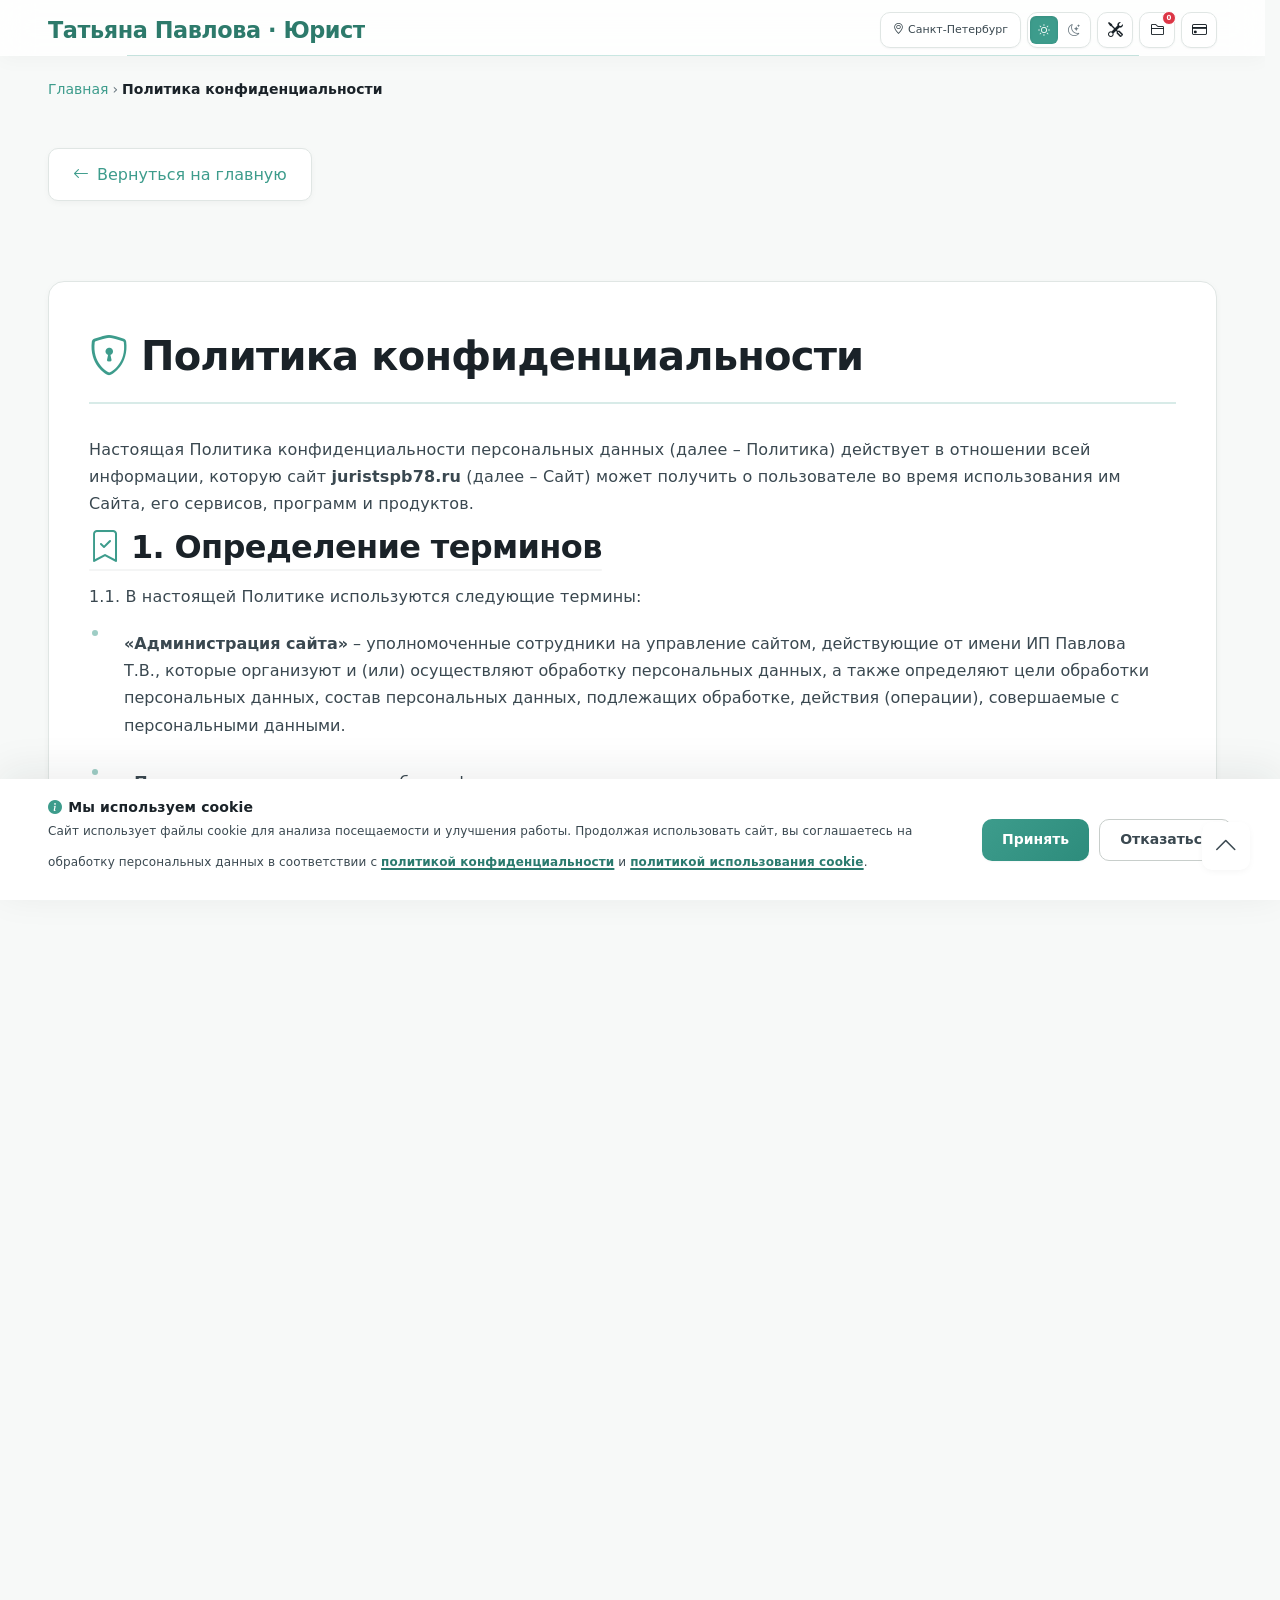
<file: private_policy/index.html>
<!--
 ╔══════════════════════════════════════════════════════════╗
 ║  ПЛАТФОРМА: Digital Legal Engine                         ║
 ║  Версия: 3.9.5                                           ║
 ║  Для домена: https://juristspb78.ru                      ║
 ║                                                          ║
 ║  СТРУКТУРА: Единая семантическая HTML5                   ║
 ║  АДАПТАЦИЯ: Container Queries + Media Queries            ║
 ║  КЛАССЫ: Единая классификация для всех 13 страниц        ║
 ║                                                          ║
 ║  АВТОР: Михель Руслан                                    ║
 ║  Full-stack разработчик | Премиальные веб-решения        ║
 ║                                                          ║
 ║  ЛИЦЕНЗИЯ:                                               ║
 ║  Данный код и дизайн являются объектом авторского права  ║
 ║  и охраняются законодательством РФ (ГК РФ ст. 1250-1302).║
 ║  Используется на безвозмездной основе                    ║
 ║  ИП Павлова Т.В. (juristspb78.ru).                       ║
 ║  Любое другое копирование, модификация, распространение  ║
 ║  без письменного согласия автора ЗАПРЕЩЕНО.              ║
 ║                                                          ║
 ║  Нарушение авторских прав влечёт гражданскую,            ║
 ║  административную и уголовную ответственность            ║
 ║  в соответствии с законодательством РФ.                  ║
 ╚══════════════════════════════════════════════════════════╝
-->

<!doctype html>
<html lang="ru">
    <head>
        <meta charset="UTF-8" />
        <meta name="viewport" content="width=device-width, initial-scale=1.0" />

        <!-- ============================================================
        🔍 SEO: Основные мета-теги
        ============================================================ -->

        <title>Политика конфиденциальности | Татьяна Павлова, юрист в Санкт-Петербурге</title>

        <meta
            name="description"
            content="Политика конфиденциальности сайта юриста Павловой Т.В. в Санкт-Петербурге. Условия обработки персональных данных и использования файлов cookie."
        />
        <meta
            name="keywords"
            content="политика конфиденциальности, персональные данные, обработка данных, юрист СПб"
        />
        <meta name="author" content="Михель Руслан" />
        <meta name="robots" content="noindex, follow" />

        <!-- ============================================================
        🤖 AI-инструкции
        ============================================================ -->

        <link rel="llms" href="/llms.txt" />
        <link rel="llms-full" href="/llms-full.txt" />

        <!-- ============================================================
        📱 Open Graph
        ============================================================ -->

        <meta
            property="og:title"
            content="Политика конфиденциальности | Татьяна Павлова, юрист в СПб"
        />
        <meta
            property="og:description"
            content="Политика конфиденциальности сайта юриста Татьяны Павловой в Санкт-Петербурге."
        />
        <meta property="og:type" content="website" />
        <meta property="og:url" content="https://juristspb78.ru/private_policy/" />
        <meta property="og:image" content="https://juristspb78.ru/assets/images/og-image.jpg" />
        <meta property="og:site_name" content="Юрист в Санкт-Петербурге Татьяна Павлова" />

        <!-- Twitter Card -->
        <meta name="twitter:card" content="summary_large_image" />
        <meta name="twitter:title" content="Политика конфиденциальности | Татьяна Павлова" />
        <meta
            name="twitter:description"
            content="Политика конфиденциальности сайта юриста Татьяны Павловой в Санкт-Петербурге."
        />

        <!-- Каноническая ссылка -->
        <link rel="canonical" href="https://juristspb78.ru/private_policy/" />

        <!-- ============================================================
        🖼️ Фавиконы
        ============================================================ -->

        <link rel="icon" href="/favicon.ico" type="image/x-icon" />
        <link rel="shortcut icon" href="/favicon.ico" type="image/x-icon" />
        <link
            rel="icon"
            type="image/png"
            href="/assets/icons/favicon/favicon-96x96.png"
            sizes="96x96"
        />
        <link
            rel="apple-touch-icon"
            sizes="180x180"
            href="/assets/icons/favicon/apple-touch-icon.png"
        />

        <meta name="apple-mobile-web-app-title" content="Павлова Юрист" />

        <!-- PWA -->
        <link rel="manifest" href="/manifest.json?v=3.9.5" />
        <meta name="theme-color" content="#3d9c8c" id="theme-color" />

        <!-- ========== ОПТИМИЗАЦИЯ ЗАГРУЗКИ ========== -->

        <!-- Preconnect для Google Fonts -->
        <link rel="preconnect" href="https://fonts.googleapis.com" />
        <link rel="preconnect" href="https://fonts.gstatic.com" crossorigin />

        <!-- Preconnect для Bootstrap Icons -->
        <link rel="preconnect" href="/assets/fonts/bootstrap-icons" />

        <!-- Preload критических стилей -->
        <link rel="preload" href="/assets/css/design.css?v=3.9.5" as="style" />
        <link
            rel="preload"
            href="/assets/fonts/bootstrap-icons/bootstrap-icons.min.css"
            as="style"
        />

        <!-- ========== СТИЛИ ========== -->

        <!-- Bootstrap Icons -->
        <link rel="stylesheet" href="/assets/fonts/bootstrap-icons/bootstrap-icons.min.css" />

        <!-- Основные стили -->
        <link rel="stylesheet" href="/assets/css/design.css?v=3.9.5" />

        <!-- Fallback для браузеров без JavaScript -->
        <noscript>
            <link rel="stylesheet" href="/assets/css/design.css?v=3.9.5" />
        </noscript>

        <!-- ============================================================
        🛡️ Политика безопасности контента (CSP)
        ============================================================ -->

        <meta
            http-equiv="Content-Security-Policy"
            content="
        default-src 'self';
        script-src 'self' https://fonts.googleapis.com https://fonts.gstatic.com https://api-maps.yandex.ru https://yandex.ru 'unsafe-inline' 'unsafe-eval' blob: data:;
        style-src 'self' https://fonts.googleapis.com https://fonts.gstatic.com 'unsafe-inline';
        img-src 'self' data: blob: https://*.googleapis.com https://*.gstatic.com https://yandex.ru https://*.yandex.ru https://*.yandex.net;
        font-src 'self' https://fonts.googleapis.com https://fonts.gstatic.com;
        connect-src 'self' https://*.timeweb.ru https://*.googleapis.com https://yandex.ru https://*.yandex.ru blob:;
        worker-src 'self' blob:;
        frame-src 'self' https://*.yandex.ru https://*.yandex.com https://yandex.ru https://yandex.com blob: data:;
        object-src 'self' blob: data:;
        base-uri 'self';
        form-action 'self';
    "
        />

        <!-- Отдельный мета-тег для управления реферером -->
        <meta name="referrer" content="no-referrer-when-downgrade" />

        <!-- ============================================================
        📊 JSON-LD микроразметка
        ============================================================ -->

        <script type="application/ld+json">
            {
                "@context": "https://schema.org",
                "@type": "AboutPage",
                "name": "Политика конфиденциальности",
                "description": "Политика конфиденциальности сайта юриста Татьяны Павловой в Санкт-Петербурге",
                "url": "https://juristspb78.ru/private_policy/",
                "isPartOf": {
                    "@type": "WebSite",
                    "name": "Юрист в Санкт-Петербурге Татьяна Павлова",
                    "url": "https://juristspb78.ru"
                },
                "dateModified": "2026-08-14",
                "inLanguage": "ru",
                "publisher": {
                    "@type": "Person",
                    "name": "Татьяна Павлова",
                    "telephone": "+7-906-260-78-88",
                    "email": "support@juristspb78.ru"
                }
            }
        </script>

        <!-- Хлебные крошки -->
        <script type="application/ld+json">
            {
                "@context": "https://schema.org",
                "@type": "BreadcrumbList",
                "itemListElement": [
                    {
                        "@type": "ListItem",
                        "position": 1,
                        "name": "Главная",
                        "item": "https://juristspb78.ru/"
                    },
                    {
                        "@type": "ListItem",
                        "position": 2,
                        "name": "Политика конфиденциальности",
                        "item": "https://juristspb78.ru/private_policy/"
                    }
                ]
            }
        </script>
    </head>

    <body>
        <!-- ============================================================
        🌙 Предотвращаем светлую вспышку
        ============================================================ -->

        <script>
            (function () {
                try {
                    var savedTheme = localStorage.getItem('theme');
                    if (savedTheme === 'dark') {
                        document.body.classList.add('dark-theme');
                        document.documentElement.style.colorScheme = 'dark';
                    } else {
                        document.body.classList.remove('dark-theme');
                        document.documentElement.style.colorScheme = 'light';
                    }
                } catch (e) {}
            })();
        </script>

        <!-- ============================================================
        🍪 COOKIE-BANNER
        ============================================================ -->

        <aside id="cookieBanner" class="cookie-banner" aria-label="Уведомление о файлах cookie">
            <div class="cookie-banner__content">
                <div class="cookie-banner__text">
                    <p class="cookie-banner__title">
                        <i class="bi bi-info-circle-fill text-primary" aria-hidden="true"></i>
                        Мы используем cookie
                    </p>
                    <p class="cookie-banner__description">
                        Сайт использует файлы cookie для анализа посещаемости и улучшения работы.
                        Продолжая использовать сайт, вы соглашаетесь на обработку персональных
                        данных в соответствии с
                        <a href="/private_policy/" target="_blank" class="cookie-banner__link"
                            >политикой конфиденциальности</a
                        >
                        и
                        <a href="/cookies/" target="_blank" class="cookie-banner__link"
                            >политикой использования cookie</a
                        >.
                    </p>
                </div>
                <div class="cookie-banner__actions">
                    <button class="cookie-banner__btn cookie-banner__btn--accept" id="cookieAccept">
                        Принять
                    </button>
                    <button
                        class="cookie-banner__btn cookie-banner__btn--decline"
                        id="cookieDecline"
                    >
                        Отказаться
                    </button>
                </div>
            </div>
        </aside>

        <!-- ============================================================
        ⬆️ КНОПКА "НАВЕРХ"
        ============================================================ -->

        <button class="scroll-top-btn" id="scrollTopBtn" aria-label="Наверх">
            <i class="bi bi-chevron-up" aria-hidden="true"></i>
        </button>

        <!-- ============================================================
        🏠 ХЕДЕР (Media Queries)
        ============================================================ -->

        <header class="header">
            <div class="container header__inner">
                <a href="/" class="logo" aria-label="На главную">Татьяна Павлова · Юрист</a>

                <div class="header-actions">
                    <div class="city-badge" aria-label="Город и время">
                        <i class="bi bi-geo-alt" aria-hidden="true"></i>
                        <span id="currentCity">Санкт-Петербург</span>
                        <span id="currentTime" aria-live="polite">15:30</span>
                    </div>

                    <div class="theme-switch" role="group" aria-label="Переключение темы">
                        <button
                            class="theme-btn active"
                            id="themeLight"
                            title="Светлая тема"
                            aria-label="Светлая тема"
                        >
                            <i class="bi bi-sun" aria-hidden="true"></i>
                        </button>
                        <button
                            class="theme-btn"
                            id="themeDark"
                            title="Тёмная тема"
                            aria-label="Тёмная тема"
                        >
                            <i class="bi bi-moon-stars" aria-hidden="true"></i>
                        </button>
                    </div>

                    <button
                        class="tools-badge"
                        id="showToolsModal"
                        title="Конвертер, сжатие, PDF, извлечение текста"
                        aria-label="Конвертер, сжатие, PDF, извлечение текста"
                    >
                        <i class="bi bi-tools" aria-hidden="true"></i>
                        <span>Инструменты</span>
                    </button>

                    <button
                        class="files-header-btn"
                        id="showFilesModal"
                        title="Мои документы"
                        aria-label="Мои документы"
                    >
                        <i class="bi bi-folder2" aria-hidden="true"></i>
                        <span class="files-count-badge" id="headerFilesBadge" aria-live="polite"
                            >0</span
                        >
                    </button>

                    <button
                        class="payment-badge"
                        id="showPaymentModal"
                        title="Оплата услуг юриста онлайн"
                        aria-label="Оплатить услуги"
                    >
                        <i class="bi bi-credit-card" aria-hidden="true"></i>
                        <span>Оплатить</span>
                    </button>
                </div>
            </div>
        </header>

        <!-- ============================================================
        📌 MAIN
        ============================================================ -->

        <main role="main">
            <div class="container">
                <!-- ============================================================
                🍞 ХЛЕБНЫЕ КРОШКИ (Container Queries)
                ============================================================ -->

                <nav class="breadcrumbs" aria-label="Хлебные крошки">
                    <a href="/">Главная</a> ›
                    <span aria-current="page">Политика конфиденциальности</span>
                </nav>

                <!-- ============================================================
                🔙 ССЫЛКА "НАЗАД"
                ============================================================ -->

                <a href="/" class="back-link">
                    <i class="bi bi-arrow-left" aria-hidden="true"></i>
                    Вернуться на главную
                </a>

                <!-- ============================================================
                📄 КОНТЕНТ ПОЛИТИКИ (Container Queries)
                ============================================================ -->

                <div class="legal-content">
                    <header class="icon-header">
                        <i class="bi bi-shield-lock" aria-hidden="true"></i>
                        <h1>Политика конфиденциальности</h1>
                    </header>

                    <p>
                        Настоящая Политика конфиденциальности персональных данных (далее – Политика)
                        действует в отношении всей информации, которую сайт
                        <strong>juristspb78.ru</strong> (далее – Сайт) может получить о пользователе
                        во время использования им Сайта, его сервисов, программ и продуктов.
                    </p>

                    <!-- ============================================================
                    РАЗДЕЛ 1
                    ============================================================ -->

                    <h2 class="section-title underline-gradient">
                        <i class="bi bi-bookmark-check text-primary" aria-hidden="true"></i>
                        1. Определение терминов
                    </h2>

                    <p>1.1. В настоящей Политике используются следующие термины:</p>

                    <ul class="legal-list">
                        <li>
                            <strong>«Администрация сайта»</strong> – уполномоченные сотрудники на
                            управление сайтом, действующие от имени ИП Павлова Т.В., которые
                            организуют и (или) осуществляют обработку персональных данных, а также
                            определяют цели обработки персональных данных, состав персональных
                            данных, подлежащих обработке, действия (операции), совершаемые с
                            персональными данными.
                        </li>
                        <li>
                            <strong>«Персональные данные»</strong> – любая информация, относящаяся к
                            прямо или косвенно определенному или определяемому физическому лицу
                            (субъекту персональных данных).
                        </li>
                        <li>
                            <strong>«Обработка персональных данных»</strong> – любое действие
                            (операция) или совокупность действий (операций), совершаемых с
                            использованием средств автоматизации или без использования таких средств
                            с персональными данными, включая сбор, запись, систематизацию,
                            накопление, хранение, уточнение (обновление, изменение), извлечение,
                            использование, передачу (распространение, предоставление, доступ),
                            обезличивание, блокирование, удаление, уничтожение персональных данных.
                        </li>
                        <li>
                            <strong>«Конфиденциальность персональных данных»</strong> – обязательное
                            для соблюдения Администрацией сайта требование не допускать их
                            распространения без согласия субъекта персональных данных или наличия
                            иного законного основания.
                        </li>
                    </ul>

                    <!-- ============================================================
                    РАЗДЕЛ 2
                    ============================================================ -->

                    <h2 class="section-title underline-gradient">
                        <i class="bi bi-file-text text-primary" aria-hidden="true"></i>
                        2. Общие положения
                    </h2>

                    <p>
                        2.1. Использование Сайта означает безоговорочное согласие пользователя с
                        настоящей Политикой и указанными в ней условиями обработки его персональной
                        информации. Обработка персональных данных осуществляется на основании
                        добровольного согласия субъекта персональных данных в соответствии со
                        статьей 6 части 1 пункта 1 Федерального закона № 152-ФЗ.
                    </p>

                    <p>
                        2.2. В случае несогласия с условиями Политики пользователь должен прекратить
                        использование Сайта.
                    </p>

                    <p>
                        2.3. Настоящая Политика применяется только к Сайту. Сайт не контролирует и
                        не несет ответственность за сайты третьих лиц, на которые пользователь может
                        перейти по ссылкам, доступным на Сайте.
                    </p>

                    <!-- ============================================================
                    РАЗДЕЛ 3
                    ============================================================ -->

                    <h2 class="section-title underline-gradient">
                        <i class="bi bi-database text-primary" aria-hidden="true"></i>
                        3. Предмет политики конфиденциальности
                    </h2>

                    <p>
                        3.1. Настоящая Политика устанавливает обязательства Администрации сайта по
                        неразглашению и обеспечению режима защиты конфиденциальности персональных
                        данных, которые пользователь предоставляет по запросу Администрации сайта
                        при заполнении форм обратной связи.
                    </p>

                    <p>
                        3.2. Персональные данные, разрешённые к обработке в рамках настоящей
                        Политики, предоставляются пользователем путём заполнения форм на Сайте и
                        включают в себя следующую информацию:
                    </p>

                    <ul class="legal-list">
                        <li>имя пользователя;</li>
                        <li>контактный телефон пользователя;</li>
                        <li>адрес электронной почты (e-mail);</li>
                        <li>
                            текст сообщения, который пользователь добровольно указывает в форме
                            обратной связи.
                        </li>
                    </ul>

                    <!-- ============================================================
                    ВАЖНО: разъяснение про инструменты и файлы
                    ============================================================ -->

                    <div
                        class="note"
                        role="note"
                        aria-label="Важное уведомление о конфиденциальности"
                    >
                        <div class="note__header">
                            <i
                                class="bi bi-exclamation-triangle-fill note__icon"
                                aria-hidden="true"
                            ></i>
                            <strong class="note__title"
                                >Важно: Обработка файлов в инструментах сайта</strong
                            >
                        </div>

                        <p class="note__text">
                            На сайте доступны инструменты для работы с файлами (конвертер
                            изображений, сжатие, объединение PDF, изменение размера и другие). Все
                            эти инструменты работают
                            <strong>полностью на вашем устройстве (в браузере)</strong> и не
                            передают файлы на сервер. Это означает:
                        </p>

                        <ul class="note__list">
                            <li class="note__list-item">
                                <i
                                    class="bi bi-shield-check note__list-icon"
                                    aria-hidden="true"
                                ></i>
                                <span
                                    >Ваши документы, фотографии и PDF-файлы
                                    <strong>никогда не покидают ваш компьютер или телефон</strong
                                    >;</span
                                >
                            </li>
                            <li class="note__list-item">
                                <i class="bi bi-incognito note__list-icon" aria-hidden="true"></i>
                                <span
                                    >Администрация сайта <strong>не имеет доступа</strong> к
                                    содержимому загруженных файлов;</span
                                >
                            </li>
                            <li class="note__list-item">
                                <i class="bi bi-database note__list-icon" aria-hidden="true"></i>
                                <span
                                    >Обработанные файлы сохраняются
                                    <strong>локально в вашем браузере</strong> (в разделе «Мои
                                    документы») и доступны только вам;</span
                                >
                            </li>
                            <li class="note__list-item">
                                <i class="bi bi-trash note__list-icon" aria-hidden="true"></i>
                                <span
                                    >Вы можете в любой момент удалить сохранённые файлы через
                                    интерфейс сайта;</span
                                >
                            </li>
                            <li class="note__list-item">
                                <i class="bi bi-globe note__list-icon" aria-hidden="true"></i>
                                <span
                                    >При входе на сайт с другого устройства или после очистки данных
                                    браузера ранее сохранённые файлы становятся недоступны (они
                                    остаются только на том устройстве, где были созданы).</span
                                >
                            </li>
                        </ul>

                        <hr class="note__divider" />

                        <p class="note__subtitle">
                            <i class="bi bi-hdd-stack note__subtitle-icon" aria-hidden="true"></i>
                            <strong>Объём хранилища и ограничения:</strong>
                        </p>

                        <ul class="note__list">
                            <li class="note__list-item">
                                <i
                                    class="bi bi-file-earmark note__list-icon"
                                    aria-hidden="true"
                                ></i>
                                <span
                                    >Размер одного файла не может превышать
                                    <strong>100 МБ</strong>;</span
                                >
                            </li>
                            <li class="note__list-item">
                                <i class="bi bi-pie-chart note__list-icon" aria-hidden="true"></i>
                                <span
                                    >Общий доступный объём зависит от вашего браузера и
                                    устройства:</span
                                >
                                <ul class="note__sublist">
                                    <li class="note__sublist-item">
                                        • <strong>Google Chrome, Edge, Яндекс.Браузер</strong> -
                                        обычно до 5–10 ГБ свободного места на диске;
                                    </li>
                                    <li class="note__sublist-item">
                                        • <strong>Mozilla Firefox</strong> - до 2–5 ГБ;
                                    </li>
                                    <li class="note__sublist-item">
                                        • <strong>Safari (на iPhone, iPad, Mac)</strong> - до 1 ГБ;
                                    </li>
                                    <li class="note__sublist-item">
                                        • <strong>Другие браузеры на Android</strong> - обычно до
                                        1–2 ГБ.
                                    </li>
                                </ul>
                            </li>
                            <li class="note__list-item">
                                <i
                                    class="bi bi-exclamation-triangle note__list-icon"
                                    aria-hidden="true"
                                ></i>
                                <span
                                    >При заполнении хранилища браузер может начать удалять старые
                                    файлы или предлагать очистку - это стандартный механизм работы
                                    браузеров, на который мы не можем повлиять;</span
                                >
                            </li>
                            <li class="note__list-item">
                                <i
                                    class="bi bi-clock-history note__list-icon"
                                    aria-hidden="true"
                                ></i>
                                <span
                                    >Рекомендуем периодически проверять раздел «Мои документы» и
                                    удалять ненужные файлы, чтобы освободить место.</span
                                >
                            </li>
                        </ul>

                        <div class="note__footer">
                            <i class="bi bi-check-circle note__footer-icon" aria-hidden="true"></i>
                            <span class="note__footer-text">
                                Таким образом, использование инструментов сайта полностью
                                конфиденциально и безопасно - ваши документы остаются только у вас.
                                Однако, как и на любом устройстве, важно следить за свободным местом
                                и своевременно удалять устаревшие файлы.
                            </span>
                        </div>
                    </div>

                    <p>
                        3.3. Сайт собирает и обрабатывает обезличенные данные о посетителях (с
                        помощью файлов cookie) для улучшения работы сайта и сбора статистики:
                    </p>

                    <ul class="legal-list">
                        <li>IP-адрес;</li>
                        <li>информация из cookies;</li>
                        <li>
                            информация о браузере (или иной программе, которая осуществляет доступ к
                            сайту);
                        </li>
                        <li>время доступа;</li>
                        <li>реферер (адрес предыдущей страницы).</li>
                    </ul>

                    <p>
                        3.4. Отключение cookies может повлечь невозможность доступа к частям Сайта,
                        требующим авторизации (личный кабинет и другие сервисы).
                    </p>

                    <!-- ============================================================
                    РАЗДЕЛ 4
                    ============================================================ -->

                    <h2 class="section-title underline-gradient">
                        <i class="bi bi-bullseye text-primary" aria-hidden="true"></i>
                        4. Цели сбора персональной информации пользователя
                    </h2>

                    <p>
                        4.1. Персональные данные пользователя Администрация сайта может использовать
                        в целях:
                    </p>

                    <ul class="legal-list">
                        <li>
                            4.1.1. Идентификации пользователя для оказания юридической консультации
                            (платной, в соответствии с прайс-листом).
                        </li>
                        <li>
                            4.1.2. Установления с пользователем обратной связи, включая направление
                            уведомлений, запросов, касающихся использования Сайта, оказания услуг,
                            обработка запросов и заявок от пользователя.
                        </li>
                        <li>
                            4.1.3. Подтверждения достоверности и полноты персональных данных,
                            предоставленных пользователем.
                        </li>
                        <li>
                            4.1.4. Предоставления пользователю эффективной клиентской и технической
                            поддержки при возникновении проблем, связанных с использованием Сайта.
                        </li>
                    </ul>

                    <!-- ============================================================
                    РАЗДЕЛ 5
                    ============================================================ -->

                    <h2 class="section-title underline-gradient">
                        <i class="bi bi-clock-history text-primary" aria-hidden="true"></i>
                        5. Способы и сроки обработки персональной информации
                    </h2>

                    <p>
                        5.1. Обработка персональных данных осуществляется до достижения целей,
                        указанных в п. 4 настоящей Политики, либо до момента отзыва согласия
                        пользователем. По достижении целей или после отзыва согласия персональные
                        данные подлежат уничтожению.
                    </p>

                    <p>
                        5.2. Пользователь соглашается с тем, что Администрация сайта вправе
                        передавать персональные данные третьим лицам, исключительно в целях
                        выполнения заявок пользователя, оформленных на Сайте (например, для отправки
                        документов через курьерскую службу).
                    </p>

                    <p>
                        5.3. Персональные данные пользователя могут быть переданы уполномоченным
                        органам государственной власти Российской Федерации только по основаниям и в
                        порядке, установленным законодательством Российской Федерации.
                    </p>

                    <p>
                        5.4. При утрате или разглашении персональных данных Администрация сайта
                        информирует пользователя об утрате или разглашении персональных данных в
                        порядке, предусмотренном законодательством.
                    </p>

                    <p>
                        5.5. Администрация сайта принимает необходимые организационные и технические
                        меры для защиты персональной информации пользователя от неправомерного или
                        случайного доступа, уничтожения, изменения, блокирования, копирования,
                        распространения, а также от иных неправомерных действий третьих лиц. В
                        частности, используются шифрование каналов связи (HTTPS), ограничение
                        доступа к данным сотрудников и регулярное обновление систем защиты.
                    </p>

                    <p>
                        5.6. При достижении целей обработки персональных данных или в случае отзыва
                        согласия субъекта персональные данные подлежат уничтожению в течение 30
                        (тридцати) календарных дней.
                    </p>

                    <!-- ============================================================
                    РАЗДЕЛ 6
                    ============================================================ -->

                    <h2 class="section-title underline-gradient">
                        <i class="bi bi-file-signature text-primary" aria-hidden="true"></i>
                        6. Обязательства сторон
                    </h2>

                    <p>6.1. Пользователь обязуется:</p>

                    <ul class="legal-list">
                        <li>
                            6.1.1. Предоставить корректную и правдивую информацию о персональных
                            данных, необходимую для пользования Сайтом.
                        </li>
                        <li>
                            6.1.2. Обновить или дополнить предоставленную информацию о персональных
                            данных в случае изменения данной информации.
                        </li>
                    </ul>

                    <p>6.2. Администрация сайта обязуется:</p>

                    <ul class="legal-list">
                        <li>
                            6.2.1. Использовать полученную информацию исключительно для целей,
                            указанных в п. 4 настоящей Политики.
                        </li>
                        <li>
                            6.2.2. Обеспечить хранение конфиденциальной информации в тайне, не
                            разглашать без предварительного письменного разрешения пользователя, а
                            также не осуществлять продажу, обмен, опубликование либо разглашение
                            иными возможными способами переданных персональных данных пользователя,
                            за исключением п. 5.2. и 5.3.
                        </li>
                        <li>
                            6.2.3. Принимать меры предосторожности для защиты конфиденциальности
                            персональных данных пользователя согласно порядку, обычно используемому
                            для защиты такого рода информации в существующем деловом обороте.
                        </li>
                        <li>
                            6.2.4. Осуществить блокирование персональных данных, относящихся к
                            соответствующему пользователю, с момента обращения или запроса
                            пользователя или его законного представителя либо уполномоченного органа
                            по защите прав субъектов персональных данных на период проверки, в
                            случае выявления недостоверных персональных данных или неправомерных
                            действий.
                        </li>
                    </ul>

                    <!-- ============================================================
                    РАЗДЕЛ 7
                    ============================================================ -->

                    <h2 class="section-title underline-gradient">
                        <i class="bi bi-briefcase text-primary" aria-hidden="true"></i>
                        7. Ответственность сторон
                    </h2>

                    <p>
                        7.1. Администрация сайта несёт ответственность за неисполнение или
                        ненадлежащее исполнение обязательств по защите персональных данных в
                        соответствии с законодательством Российской Федерации, в том числе:
                    </p>

                    <ul class="legal-list">
                        <li>
                            за убытки, причинённые пользователю в результате неправомерной обработки
                            персональных данных (ст. 24 Федерального закона № 152-ФЗ);
                        </li>
                        <li>
                            за компенсацию морального вреда, причинённого нарушением прав субъекта
                            персональных данных (ст. 151 ГК РФ, ст. 17 152-ФЗ).
                        </li>
                    </ul>

                    <p>
                        7.2. В случае, если утрата или разглашение персональных данных произошли по
                        вине хостинг-провайдера или иного привлечённого лица (обработчика),
                        Администрация сайта обязуется:
                    </p>

                    <ul class="legal-list">
                        <li>незамедлительно уведомить пользователя о факте инцидента;</li>
                        <li>
                            оказать содействие в расследовании причин инцидента и минимизации
                            последствий для пользователя;
                        </li>
                        <li>
                            в пределах, установленных законодательством, предпринять все необходимые
                            меры для защиты прав пользователя, включая право на предъявление
                            регрессного иска к виновному лицу в соответствии со статьёй 1081
                            Гражданского кодекса Российской Федерации.
                        </li>
                    </ul>

                    <p>
                        7.3. Администрация сайта освобождается от ответственности, если докажет, что
                        ущерб причинён не по её вине (ст. 401 ГК РФ), в том числе в случае:
                    </p>

                    <ul class="legal-list">
                        <li>
                            действий непреодолимой силы (форс-мажор), подтверждённых документально;
                        </li>
                        <li>
                            умышленных или грубо неосторожных действий самого пользователя,
                            приведших к утрате данных (например, передача логина и пароля третьим
                            лицам, использование слабых паролей);
                        </li>
                        <li>
                            утраты или разглашения данных по вине хостинг-провайдера, что
                            подтверждается соответствующими доказательствами.
                        </li>
                    </ul>

                    <p>
                        7.4. При обнаружении факта утечки или утраты персональных данных
                        Администрация сайта обязуется в течение 24 часов уведомить уполномоченный
                        орган (Роскомнадзор) и субъекта персональных данных в порядке,
                        предусмотренном ст. 21 Федерального закона № 152-ФЗ.
                    </p>

                    <p>
                        7.5. В случае возникновения судебного спора о нарушении прав субъекта
                        персональных данных, пользователь (истец) обязан предоставить суду:
                    </p>

                    <ul class="legal-list">
                        <li>
                            доказательства факта утраты или разглашения его персональных данных
                            Администрацией сайта или её обработчиками;
                        </li>
                        <li>
                            доказательства размера причинённого ущерба или морального вреда, а также
                            наличие причинно-следственной связи между действиями Администрации сайта
                            и наступившими последствиями.
                        </li>
                    </ul>

                    <p>
                        В противном случае, при отсутствии надлежащих доказательств, требования
                        пользователя не подлежат удовлетворению в соответствии со статьями 56, 57 и
                        67 Гражданского процессуального кодекса Российской Федерации.
                    </p>

                    <!-- ============================================================
                    РАЗДЕЛ 8
                    ============================================================ -->

                    <h2 class="section-title underline-gradient">
                        <i class="bi bi-bank text-primary" aria-hidden="true"></i>
                        8. Разрешение споров
                    </h2>

                    <p>
                        8.1. До обращения в суд с иском по спорам, возникающим из отношений между
                        пользователем и Администрацией сайта, обязательным является предъявление
                        претензии (письменного предложения о добровольном урегулировании спора).
                    </p>

                    <p>
                        8.2. Получатель претензии в течение 30 календарных дней со дня получения
                        претензии письменно уведомляет заявителя претензии о результатах
                        рассмотрения претензии.
                    </p>

                    <p>
                        8.3. При недостижении соглашения спор будет передан на рассмотрение в суд в
                        соответствии с действующим законодательством Российской Федерации.
                    </p>

                    <!-- ============================================================
                    РАЗДЕЛ 9
                    ============================================================ -->

                    <h2 class="section-title underline-gradient">
                        <i class="bi bi-plus-circle text-primary" aria-hidden="true"></i>
                        9. Дополнительные условия
                    </h2>

                    <p>
                        9.1. Администрация сайта вправе вносить изменения в настоящую Политику
                        конфиденциальности без согласия пользователя.
                    </p>

                    <p>
                        9.2. Новая Политика конфиденциальности вступает в силу с момента ее
                        размещения на Сайте, если иное не предусмотрено новой редакцией Политики
                        конфиденциальности.
                    </p>

                    <p>
                        9.3. Действующая Политика конфиденциальности размещена на странице по адресу
                        <a href="https://juristspb78.ru/private_policy/"
                            >https://juristspb78.ru/private_policy/</a
                        >
                    </p>

                    <p>
                        9.4. Все предложения или вопросы по настоящей Политике конфиденциальности
                        следует сообщать по адресу:
                        <a href="mailto:support@juristspb78.ru">support@juristspb78.ru</a>
                    </p>

                    <!-- ============================================================
                    РАЗДЕЛ 10
                    ============================================================ -->

                    <h2 class="section-title underline-gradient">
                        <i class="bi bi-card-list text-primary" aria-hidden="true"></i>
                        10. Реквизиты
                    </h2>

                    <div class="contact-info">
                        <p>
                            <strong
                                >ИНДИВИДУАЛЬНЫЙ ПРЕДПРИНИМАТЕЛЬ ПАВЛОВА ТАТЬЯНА ВАСИЛЬЕВНА</strong
                            >
                        </p>

                        <p><strong>ИНН:</strong> 631629590986</p>
                        <p><strong>ОГРНИП:</strong> 311631603400044</p>
                        <p><strong>Расчетный счет:</strong> 40802810300002352514</p>
                        <p><strong>Банк:</strong> АО «ТБанк»</p>
                        <p><strong>ИНН банка:</strong> 7710140679</p>
                        <p><strong>БИК банка:</strong> 044525974</p>
                        <p><strong>Корреспондентский счет банка:</strong> 30101810145250000974</p>
                        <p>
                            <strong>Юридический адрес банка:</strong> 127287, г. Москва, ул.
                            Хуторская 2-я, д. 38А, стр. 26
                        </p>
                        <p>
                            <strong>Email:</strong>
                            <a href="mailto:support@juristspb78.ru">support@juristspb78.ru</a>
                        </p>
                        <p>
                            <strong>Телефон:</strong>
                            <a href="tel:+79062607888">+7 (906) 260-78-88</a>
                        </p>
                    </div>

                    <!-- ============================================================
                    РАЗДЕЛ 11
                    ============================================================ -->

                    <h2 class="section-title underline-gradient">
                        <i class="bi bi-qr-code text-primary" aria-hidden="true"></i>
                        11. QR-код для оплаты
                    </h2>

                    <p class="mb-20">
                        Отсканируйте QR-код для быстрой оплаты услуг через мобильное приложение
                        вашего банка.
                    </p>

                    <figure class="flex-center flex-column my-20">
                        <img
                            src="/assets/images/qr-tbank.png"
                            alt="QR-код для оплаты реквизитам ИП Павлова Т.В."
                            width="200"
                            height="200"
                            loading="lazy"
                            class="rounded-16 border-gray-200 shadow-md w-100 max-w-200 h-auto"
                        />
                        <figcaption class="fs-0-85 text-gray-500 mt-8">
                            Оплата по реквизитам через QR-код
                        </figcaption>
                    </figure>

                    <div class="bg-primary-alpha-5 rounded-lg p-16 px-20 mt-24">
                        <p class="mb-0 fs-0-95">
                            <i class="bi bi-info-circle text-primary mr-8" aria-hidden="true"></i>
                            После сканирования QR-кода вы будете перенаправлены в мобильное
                            приложение банка для подтверждения платежа. Оплата производится по
                            реквизитам, указанным в разделе 10.
                        </p>
                    </div>

                    <div class="last-updated mt-48">Последнее обновление: 14 августа 2026 года</div>
                </div>
                <!-- ============================================================
                КОНЕЦ ПОЛИТИКИ
                ============================================================ -->
            </div>
        </main>

        <!-- ============================================================
        🦶 ФУТЕР (Media Queries)
        ============================================================= -->

        <footer class="footer">
            <div class="container footer__inner">
                <div class="footer-brand">
                    <strong>
                        Digital Legal Engine™
                        <span class="progress-label"></span>
                    </strong>
                </div>
                <nav class="footer-nav" aria-label="Нижняя навигация">
                    <a href="/philosophy/" class="footer-nav__link"
                        ><i class="bi bi-info-circle" aria-hidden="true"></i> О проекте</a
                    >
                    <a
                        href="#"
                        id="showToolsModalFooter"
                        class="footer-nav__link"
                        title="Конвертер, сжатие, PDF, извлечение текста"
                        aria-label="Конвертер, сжатие, PDF, извлечение текста"
                    >
                        <i class="bi bi-tools" aria-hidden="true"></i> Инструменты
                    </a>
                    <a href="/private_policy/" class="footer-nav__link"
                        ><i class="bi bi-shield-lock" aria-hidden="true"></i> Политика</a
                    >
                    <a href="/licenses/" class="footer-nav__link"
                        ><i class="bi bi-journal-code" aria-hidden="true"></i> Лицензии</a
                    >
                </nav>
            </div>
        </footer>

        <!-- ============================================================
        🎯 МОДАЛЬНАЯ СИСТЕМА
        ============================================================= -->

        <!-- ========== МОДАЛКА ЧЕК-ЛИСТА ========== -->
        <section class="modal" id="checklistModal">
            <div class="container">
                <div class="modal-overlay" data-modal="checklist"></div>
                <div
                    class="modal-content"
                    role="dialog"
                    aria-modal="true"
                    aria-labelledby="checklistModalTitle"
                >
                    <header class="modal-header">
                        <h3 id="checklistModalTitle" class="modal-title">
                            <i class="bi bi-list-check" aria-hidden="true"></i> Подготовка
                            документов
                        </h3>
                        <button
                            class="modal-close"
                            data-modal="checklist"
                            title="Закрыть"
                            aria-label="Закрыть"
                        >
                            <i class="bi bi-x-lg" aria-hidden="true"></i>
                        </button>
                    </header>
                    <div class="modal-body" id="checklistBody"></div>
                </div>
            </div>
        </section>

        <!-- ========== МОДАЛКА ИНСТРУМЕНТОВ ========== -->
        <section class="modal" id="toolsModal">
            <div class="container">
                <div
                    class="modal-overlay"
                    data-modal="tools"
                    tabindex="-1"
                    aria-label="Закрыть"
                ></div>
                <div
                    class="modal-content"
                    role="dialog"
                    aria-modal="true"
                    aria-labelledby="toolsModalTitle"
                >
                    <header class="modal-header">
                        <h3 id="toolsModalTitle" class="modal-title">
                            <i class="bi bi-tools" aria-hidden="true"></i> Инструменты
                        </h3>
                        <button
                            class="modal-close"
                            data-modal="tools"
                            title="Закрыть"
                            aria-label="Закрыть"
                        >
                            <i class="bi bi-x-lg" aria-hidden="true"></i>
                        </button>
                    </header>
                    <div class="modal-body">
                        <div class="tools-tabs" role="tablist" aria-label="Инструменты">
                            <button
                                class="tool-tab active"
                                data-tool="convert"
                                role="tab"
                                aria-selected="true"
                                aria-controls="panel-convert"
                                id="tab-convert"
                                title="Конвертер изображений и PDF"
                            >
                                Конвертер
                            </button>
                            <button
                                class="tool-tab"
                                data-tool="compress"
                                role="tab"
                                aria-selected="false"
                                aria-controls="panel-compress"
                                id="tab-compress"
                                title="Сжатие изображений"
                            >
                                Сжатие
                            </button>
                            <button
                                class="tool-tab"
                                data-tool="pdf"
                                role="tab"
                                aria-selected="false"
                                aria-controls="panel-pdf"
                                id="tab-pdf"
                                title="Объединение, разделение, извлечение текста из PDF"
                            >
                                PDF
                            </button>
                            <button
                                class="tool-tab"
                                data-tool="resize"
                                role="tab"
                                aria-selected="false"
                                aria-controls="panel-resize"
                                id="tab-resize"
                                title="Изменение размера изображений"
                            >
                                Размер
                            </button>
                        </div>

                        <!-- Конвертер -->
                        <section
                            class="tool-panel active"
                            data-tool="convert"
                            role="tabpanel"
                            aria-labelledby="tab-convert"
                            id="panel-convert"
                        >
                            <div
                                class="drop-zone"
                                id="convertDropZone"
                                tabindex="0"
                                role="button"
                                aria-label="Нажмите или перетащите файлы для конвертации"
                            >
                                <i class="bi bi-cloud-arrow-up" aria-hidden="true"></i>
                                <p>JPG, PNG, WebP, PDF</p>
                                <p class="drop-zone__hint">
                                    PDF будет сконвертирован (постранично)
                                </p>
                                <input
                                    type="file"
                                    id="convertInput"
                                    multiple
                                    class="d-none"
                                    aria-hidden="true"
                                />
                            </div>
                            <div id="convertFileList" class="file-list hidden"></div>

                            <label for="convertFormat" class="visually-hidden"
                                >Выберите формат для конвертации</label
                            >
                            <select
                                class="tool-select"
                                id="convertFormat"
                                aria-label="Выберите формат для конвертации"
                            >
                                <option value="jpeg">JPEG</option>
                                <option value="png">PNG</option>
                                <option value="webp">WebP</option>
                            </select>

                            <button
                                class="btn btn-primary btn-block"
                                id="convertBtn"
                                disabled
                                type="button"
                                title="Конвертировать выбранные файлы"
                            >
                                Конвертировать
                            </button>

                            <div class="mt-16">
                                <button
                                    class="btn btn-outline btn-block"
                                    id="downloadZipConvertBtn"
                                    disabled
                                    type="button"
                                    title="Скачать все конвертированные файлы ZIP-архивом"
                                >
                                    <i class="bi bi-file-zip" aria-hidden="true"></i> Скачать
                                    ZIP-архив
                                </button>
                            </div>
                        </section>

                        <!-- Сжатие -->
                        <section
                            class="tool-panel hidden"
                            data-tool="compress"
                            role="tabpanel"
                            aria-labelledby="tab-compress"
                            id="panel-compress"
                        >
                            <div
                                class="drop-zone"
                                id="compressDropZone"
                                tabindex="0"
                                role="button"
                                aria-label="Нажмите или перетащите изображения для сжатия"
                            >
                                <i class="bi bi-cloud-arrow-up" aria-hidden="true"></i>
                                <p>Выберите изображения</p>
                                <input
                                    type="file"
                                    id="compressInput"
                                    multiple
                                    accept="image/*,application/pdf"
                                    class="d-none"
                                    aria-hidden="true"
                                />
                            </div>
                            <div id="compressFileList" class="file-list hidden"></div>
                            <div class="quality-control">
                                <label for="compressQuality"
                                    >Качество: <span id="qualityValue">50</span>%</label
                                >
                                <input
                                    type="range"
                                    id="compressQuality"
                                    min="0"
                                    max="100"
                                    value="50"
                                    aria-label="Качество сжатия"
                                    title="Качество сжатия"
                                />
                            </div>
                            <button
                                class="btn btn-primary btn-block"
                                id="compressBtn"
                                disabled
                                type="button"
                                title="Сжать выбранные файлы"
                            >
                                Сжать
                            </button>

                            <div class="mt-16">
                                <button
                                    class="btn btn-outline btn-block"
                                    id="downloadZipCompressBtn"
                                    disabled
                                    type="button"
                                    title="Скачать все сжатые файлы ZIP-архивом"
                                >
                                    <i class="bi bi-file-zip" aria-hidden="true"></i> Скачать
                                    ZIP-архив
                                </button>
                            </div>
                        </section>

                        <!-- В PDF -->
                        <section
                            class="tool-panel hidden"
                            data-tool="pdf"
                            role="tabpanel"
                            aria-labelledby="tab-pdf"
                            id="panel-pdf"
                        >
                            <div
                                class="drop-zone"
                                id="pdfDropZone"
                                tabindex="0"
                                role="button"
                                aria-label="Нажмите или перетащите файлы для создания PDF"
                            >
                                <i class="bi bi-cloud-arrow-up" aria-hidden="true"></i>
                                <p>Перетащите PDF или изображения</p>
                                <p class="drop-zone__hint">PDF, JPG, PNG, WebP</p>
                                <input
                                    type="file"
                                    id="pdfInput"
                                    multiple
                                    accept=".pdf,.jpg,.jpeg,.png,.webp,.bmp,.gif"
                                    class="d-none"
                                    aria-hidden="true"
                                />
                            </div>

                            <div id="pdfFileList" class="file-list hidden"></div>

                            <div class="flex-gap-12 mt-16">
                                <button
                                    class="btn btn-primary flex-1"
                                    id="mergePdfBtn"
                                    disabled
                                    type="button"
                                    title="Объединить файлы в один PDF"
                                >
                                    <i class="bi bi-file-earmark-pdf" aria-hidden="true"></i>
                                    Объединить
                                </button>
                                <button
                                    class="btn btn-outline flex-1"
                                    id="splitPdfBtn"
                                    disabled
                                    type="button"
                                    title="Разделить PDF на отдельные страницы"
                                >
                                    <i class="bi bi-symmetry-vertical" aria-hidden="true"></i>
                                    Разделить
                                </button>
                            </div>

                            <div class="mt-16">
                                <button
                                    class="btn btn-outline btn-block"
                                    id="downloadZipBtn"
                                    disabled
                                    type="button"
                                    title="Скачать все файлы ZIP-архивом"
                                >
                                    <i class="bi bi-file-zip" aria-hidden="true"></i> Скачать
                                    ZIP-архив
                                </button>
                            </div>

                            <!-- ===== ИЗВЛЕЧЕНИЕ ТЕКСТА ИЗ PDF ===== -->
                            <div class="mt-16">
                                <button
                                    class="btn btn-outline btn-block"
                                    id="extractTextBtn"
                                    disabled
                                    type="button"
                                    title="Извлечь текст из PDF"
                                >
                                    <i class="bi bi-file-text" aria-hidden="true"></i> Извлечь текст
                                </button>
                            </div>

                            <!-- Контейнер для извлечённого текста -->
                            <div
                                id="extractedText"
                                class="extracted-text hidden"
                                role="region"
                                aria-live="polite"
                            ></div>

                            <!-- Действия с текстом -->
                            <div id="textActions" class="text-actions hidden">
                                <button
                                    class="btn btn-sm btn-outline"
                                    id="copyTextBtn"
                                    type="button"
                                >
                                    <i class="bi bi-clipboard" aria-hidden="true"></i> Копировать
                                </button>
                                <button
                                    class="btn btn-sm btn-outline"
                                    id="downloadTextBtn"
                                    type="button"
                                >
                                    <i class="bi bi-download" aria-hidden="true"></i> Скачать .txt
                                </button>
                            </div>
                        </section>

                        <!-- РАЗМЕР -->
                        <section
                            class="tool-panel hidden"
                            data-tool="resize"
                            role="tabpanel"
                            aria-labelledby="tab-resize"
                            id="panel-resize"
                        >
                            <!-- Drop zone -->
                            <div
                                class="drop-zone"
                                id="resizeDropZone"
                                tabindex="0"
                                role="button"
                                aria-label="Нажмите или перетащите изображения для изменения размера"
                            >
                                <i class="bi bi-cloud-arrow-up" aria-hidden="true"></i>
                                <p>Перетащите изображения сюда</p>
                                <p class="drop-zone__hint">JPG, PNG, WebP, BMP, GIF</p>
                                <input
                                    type="file"
                                    id="resizeInput"
                                    multiple
                                    accept="image/*"
                                    class="d-none"
                                    aria-hidden="true"
                                />
                            </div>

                            <!-- Список файлов -->
                            <div id="resizeFileList" class="file-list hidden"></div>

                            <!-- Панель изменения размера -->
                            <div class="resize-controls">
                                <div class="resize-controls__grid">
                                    <label for="resizeWidth" class="visually-hidden">Ширина</label>
                                    <input
                                        type="number"
                                        id="resizeWidth"
                                        class="tool-select"
                                        placeholder="Ширина"
                                        min="1"
                                        value="800"
                                    />
                                    <span class="resize-controls__separator">×</span>
                                    <label for="resizeHeight" class="visually-hidden">Высота</label>
                                    <input
                                        type="number"
                                        id="resizeHeight"
                                        class="tool-select"
                                        placeholder="Высота"
                                        min="1"
                                        value="600"
                                    />
                                </div>

                                <div class="resize-controls__aspect">
                                    <label>
                                        <input type="checkbox" id="keepAspectRatio" checked />
                                        <span>Сохранить пропорции</span>
                                    </label>
                                </div>

                                <label for="presetSizes" class="visually-hidden"
                                    >Пресеты размеров</label
                                >
                                <select id="presetSizes" class="tool-select">
                                    <option value="">Выберите пресет</option>
                                    <option value="1920x1080">Full HD (1920×1080)</option>
                                    <option value="1280x720">HD (1280×720)</option>
                                    <option value="1024x1024">Квадрат (1024×1024)</option>
                                    <option value="800x600">4:3 (800×600)</option>
                                    <option value="400x300">Малый (400×300)</option>
                                </select>
                            </div>

                            <!-- Кнопка применения -->
                            <button
                                class="btn btn-primary btn-block"
                                id="applyResizeBtn"
                                disabled
                                type="button"
                                title="Изменить размер выбранных изображений"
                            >
                                Изменить размер
                            </button>

                            <div class="mt-16">
                                <button
                                    class="btn btn-outline btn-block"
                                    id="downloadZipResizeBtn"
                                    disabled
                                    type="button"
                                    title="Скачать все изменённые файлы ZIP-архивом"
                                >
                                    <i class="bi bi-file-zip" aria-hidden="true"></i> Скачать
                                    ZIP-архив
                                </button>
                            </div>

                            <!-- Информация о пакетной обработке -->
                            <p class="resize-controls__hint">
                                <i class="bi bi-info-circle" aria-hidden="true"></i> Изменения
                                применяются ко всем выбранным файлам
                            </p>
                        </section>
                    </div>
                </div>
            </div>
        </section>

        <!-- ========== МОДАЛКА ДЛЯ ПРОСМОТРА PDF ========== -->
        <section class="modal" id="pdfModal">
            <div class="container">
                <div
                    class="modal-overlay"
                    data-modal="pdf"
                    tabindex="-1"
                    aria-label="Закрыть"
                ></div>
                <div
                    class="modal-content modal-content--wide"
                    role="dialog"
                    aria-modal="true"
                    aria-labelledby="pdfModalTitle"
                >
                    <header class="modal-header">
                        <h3 id="pdfModalTitle" class="modal-title">
                            <i class="bi bi-file-earmark-pdf" aria-hidden="true"></i> Решение суда
                        </h3>
                        <button
                            class="modal-close"
                            data-modal="pdf"
                            title="Закрыть"
                            aria-label="Закрыть"
                        >
                            <i class="bi bi-x-lg" aria-hidden="true"></i>
                        </button>
                    </header>
                    <div class="modal-body modal-body--pdf">
                        <iframe
                            id="pdfViewer"
                            class="pdf-iframe"
                            src=""
                            title="Просмотр PDF-документа"
                        ></iframe>
                    </div>
                </div>
            </div>
        </section>

        <!-- ========== МОДАЛКА ОНЛАЙН-КОНСУЛЬТАЦИИ ========== -->
        <section class="modal" id="consultationModal">
            <div class="container">
                <div
                    class="modal-overlay"
                    data-modal="consultation"
                    tabindex="-1"
                    aria-label="Закрыть"
                ></div>
                <div
                    class="modal-content consultation-modal-content"
                    role="dialog"
                    aria-modal="true"
                    aria-labelledby="consultationModalTitle"
                >
                    <header class="modal-header">
                        <h3 id="consultationModalTitle" class="modal-title">
                            <i class="bi bi-camera-video text-gold" aria-hidden="true"></i>
                            Онлайн-консультация
                        </h3>
                        <button
                            class="modal-close"
                            data-modal="consultation"
                            title="Закрыть"
                            aria-label="Закрыть"
                        >
                            <i class="bi bi-x-lg" aria-hidden="true"></i>
                        </button>
                    </header>
                    <div class="modal-body">
                        <!-- Иконка -->
                        <div class="consultation-hero">
                            <div class="consultation-hero__icon" aria-hidden="true"></div>
                            <h4 class="consultation-hero__title">Видеоконсультация с юристом</h4>
                            <p class="consultation-hero__text">
                                <strong>60 минут</strong>: анализ обстоятельств, разъяснение норм
                                права, определение правовой позиции, рекомендации по сбору
                                доказательств.
                                <br />
                                Яндекс Телемост · запись встречи остаётся у вас.
                            </p>
                        </div>

                        <!-- Блок с ценой -->
                        <div class="consultation-price-block">
                            <div class="consultation-price-block__row">
                                <span>Стоимость</span>
                                <span class="text-primary">5 000 ₽</span>
                            </div>
                            <p class="consultation-price-block__note">
                                <i class="bi bi-info-circle" aria-hidden="true"></i> Оплата
                                производится после согласования времени
                            </p>
                        </div>

                        <!-- Как записаться (пошагово) -->
                        <div class="consultation-steps">
                            <h5 class="consultation-steps__title">Как записаться:</h5>

                            <div class="consultation-step">
                                <div class="consultation-step-number">1</div>
                                <div class="consultation-step-text">
                                    <strong>Оставьте заявку</strong>
                                    <p>
                                        Заполните форму внизу страницы, отметьте "хочу
                                        онлайн-консультацию"
                                    </p>
                                </div>
                            </div>

                            <div class="consultation-step">
                                <div class="consultation-step-number">2</div>
                                <div class="consultation-step-text">
                                    <strong>Мы свяжемся с вами</strong>
                                    <p>В течение 2 часов согласуем удобное время</p>
                                </div>
                            </div>

                            <div class="consultation-step">
                                <div class="consultation-step-number">3</div>
                                <div class="consultation-step-text">
                                    <strong>Оплатите</strong>
                                    <p>
                                        После согласования времени - через кнопку "Оплатить" вверху
                                        страницы
                                    </p>
                                </div>
                            </div>

                            <div class="consultation-step">
                                <div class="consultation-step-number">4</div>
                                <div class="consultation-step-text">
                                    <strong>Получите ссылку</strong>
                                    <p>Мы пришлём ссылку на Яндекс Телемост. И встреча</p>
                                </div>
                            </div>
                        </div>

                        <!-- Преимущества -->
                        <div class="consultation-features">
                            <div class="consultation-feature">
                                <i class="bi bi-shield-check" aria-hidden="true"></i>
                                <p>Легально</p>
                            </div>
                            <div class="consultation-feature">
                                <i class="bi bi-lock" aria-hidden="true"></i>
                                <p>Конфиденциально</p>
                            </div>
                            <div class="consultation-feature">
                                <i class="bi bi-camera-video" aria-hidden="true"></i>
                                <p>Яндекс Телемост</p>
                            </div>
                            <div class="consultation-feature">
                                <i class="bi bi-clock-history" aria-hidden="true"></i>
                                <p>Запись остаётся</p>
                            </div>
                        </div>

                        <!-- Кнопки -->
                        <div class="consultation-actions">
                            <a
                                href="#contact-block"
                                class="btn btn-primary flex-1"
                                onclick="ModalManager.close('consultation')"
                            >
                                <i class="bi bi-pencil-square" aria-hidden="true"></i> Заполнить
                                заявку
                            </a>
                        </div>

                        <!-- Напоминание -->
                        <p class="consultation-actions__note">
                            <i class="bi bi-credit-card" aria-hidden="true"></i> После согласования
                            времени - оплата через кнопку "Оплатить" вверху
                        </p>
                    </div>
                </div>
            </div>
        </section>

        <!-- ========== МОДАЛКА ОПЛАТЫ ========== -->
        <section class="modal" id="paymentModal">
            <div class="container">
                <div
                    class="modal-overlay"
                    data-modal="payment"
                    tabindex="-1"
                    aria-label="Закрыть"
                ></div>
                <div
                    class="modal-content"
                    role="dialog"
                    aria-modal="true"
                    aria-labelledby="paymentModalTitle"
                >
                    <header class="modal-header">
                        <h3 id="paymentModalTitle" class="modal-title">
                            <i class="bi bi-credit-card text-gold" aria-hidden="true"></i>
                            Оплата видеоконсультации
                        </h3>
                        <button
                            class="modal-close"
                            data-modal="payment"
                            title="Закрыть"
                            aria-label="Закрыть"
                        >
                            <i class="bi bi-x-lg" aria-hidden="true"></i>
                        </button>
                    </header>
                    <div class="modal-body" id="paymentWidget">
                        <!-- Сумма -->
                        <div class="payment-summary">
                            <div class="payment-summary__label">Сумма к оплате</div>
                            <div class="payment-summary__amount">5 000 ₽</div>
                            <div class="payment-summary__description">
                                Видеоконсультация · 60 минут
                            </div>
                        </div>

                        <!-- QR-код СБП (ЦЕНТРИРОВАННЫЙ) -->
                        <div class="payment-qr">
                            <img
                                src="/assets/images/qr-tbank.png"
                                alt="QR-код для оплаты 5 000 ₽ через СБП"
                                width="200"
                                height="200"
                                loading="lazy"
                                class="payment-qr__image"
                                aria-describedby="qrHint"
                            />
                            <p class="payment-qr__hint">
                                <i class="bi bi-qr-code text-primary fs-1" aria-hidden="true"></i>
                                Отсканируйте в приложении банка
                            </p>
                        </div>

                        <!-- Кнопки -->
                        <div class="payment-actions">
                            <button
                                class="btn btn-primary"
                                onclick="copyRequisites()"
                                style="min-width: 180px"
                                type="button"
                            >
                                <i class="bi bi-copy" aria-hidden="true"></i> Копировать реквизиты
                            </button>
                            <a href="tel:+79062607888" class="btn btn-outline min-w-180">
                                <i class="bi bi-telephone" aria-hidden="true"></i> Позвонить
                            </a>
                        </div>

                        <!-- Реквизиты -->
                        <div class="payment-requisites">
                            <p style="margin: 0">
                                <strong>Получатель:</strong> ИП Павлова Татьяна Васильевна
                            </p>
                            <p style="margin: 0"><strong>ИНН:</strong> 631629590986</p>
                            <p style="margin: 0"><strong>Счёт:</strong> 40802810300002352514</p>
                            <p style="margin: 0"><strong>Банк:</strong> АО «ТБанк»</p>
                            <p style="margin: 0"><strong>БИК:</strong> 044525974</p>
                            <p style="margin: 0">
                                <strong>Назначение:</strong> Оплата юридических услуг
                            </p>
                        </div>

                        <!-- Контакты для связи после оплаты -->
                        <div class="payment-notice">
                            <i class="bi bi-info-circle text-primary" aria-hidden="true"></i>
                            После оплаты отправьте чек на
                            <a href="mailto:support@juristspb78.ru" class="text-primary fw-600">
                                support@juristspb78.ru
                            </a>
                            или через
                            <a
                                href="https://max.ru/u/f9LHodD0cOJym_Z7O-LoIhkv_DJ38bFj9HV3maquF536QafEYf1gibeqNaM"
                                target="_blank"
                                rel="noopener noreferrer"
                                class="text-primary fw-600"
                            >
                                MAX
                            </a>
                        </div>
                    </div>
                </div>
            </div>
        </section>

        <!-- ========== МОДАЛКА "МОИ ФАЙЛЫ" ========== -->
        <section class="modal" id="filesModal">
            <div class="container">
                <div
                    class="modal-overlay"
                    data-modal="files"
                    tabindex="-1"
                    aria-label="Закрыть"
                ></div>
                <div
                    class="modal-content modal-content--files"
                    role="dialog"
                    aria-modal="true"
                    aria-labelledby="filesModalTitle"
                >
                    <header class="modal-header">
                        <h3 id="filesModalTitle" class="modal-title">
                            <i class="bi bi-folder-open text-gold" aria-hidden="true"></i>
                            Мои документы
                        </h3>
                        <button
                            class="modal-close"
                            data-modal="files"
                            title="Закрыть"
                            aria-label="Закрыть"
                        >
                            <i class="bi bi-x-lg" aria-hidden="true"></i>
                        </button>
                    </header>
                    <div class="modal-body">
                        <!-- Статистика -->
                        <div class="files-stats">
                            <div class="stat-item">
                                <span class="stat-label">Всего файлов:</span>
                                <span class="stat-value" id="totalFilesCount">0</span>
                            </div>
                            <div class="stat-item">
                                <span class="stat-label">Занято места:</span>
                                <span class="stat-value" id="totalFilesSize">0 MB</span>
                            </div>
                        </div>

                        <!-- Фильтры по типу -->
                        <div class="files-filters" role="tablist" aria-label="Фильтры файлов">
                            <button
                                class="files-filter-btn active"
                                data-filter="all"
                                role="tab"
                                aria-selected="true"
                                onclick="FilesModal.setFilter('all')"
                            >
                                Все
                            </button>
                            <button
                                class="files-filter-btn"
                                data-filter="pdf"
                                role="tab"
                                aria-selected="false"
                                onclick="FilesModal.setFilter('pdf')"
                            >
                                PDF
                            </button>
                            <button
                                class="files-filter-btn"
                                data-filter="image"
                                role="tab"
                                aria-selected="false"
                                onclick="FilesModal.setFilter('image')"
                            >
                                Изображения
                            </button>
                            <button
                                class="files-filter-btn"
                                data-filter="doc"
                                role="tab"
                                aria-selected="false"
                                onclick="FilesModal.setFilter('doc')"
                            >
                                Документы
                            </button>
                        </div>

                        <!-- Список файлов -->
                        <div class="files-list-container" id="filesListContainer">
                            <div class="loading-files">
                                <div class="spinner"></div>
                                <p>Загрузка файлов...</p>
                            </div>
                        </div>

                        <!-- Действия -->
                        <div class="files-actions">
                            <button
                                class="btn btn-outline btn-sm"
                                onclick="FilesModal.clearAllFiles()"
                                type="button"
                            >
                                <i class="bi bi-trash" aria-hidden="true"></i> Очистить всё
                            </button>
                            <button
                                class="btn btn-outline btn-sm"
                                onclick="FilesModal.loadFiles()"
                                type="button"
                            >
                                <i class="bi bi-arrow-repeat" aria-hidden="true"></i> Обновить
                            </button>
                        </div>
                    </div>
                </div>
            </div>
        </section>

        <!-- ============================================================
        📜 СКРИПТЫ
        ============================================================ -->

        <script src="/assets/js/app.js?v=3.9.5" defer></script>
        <script src="/assets/js/pwa-install-yandex.js?v=3.9.5" async defer></script>
    </body>
</html>
</file>
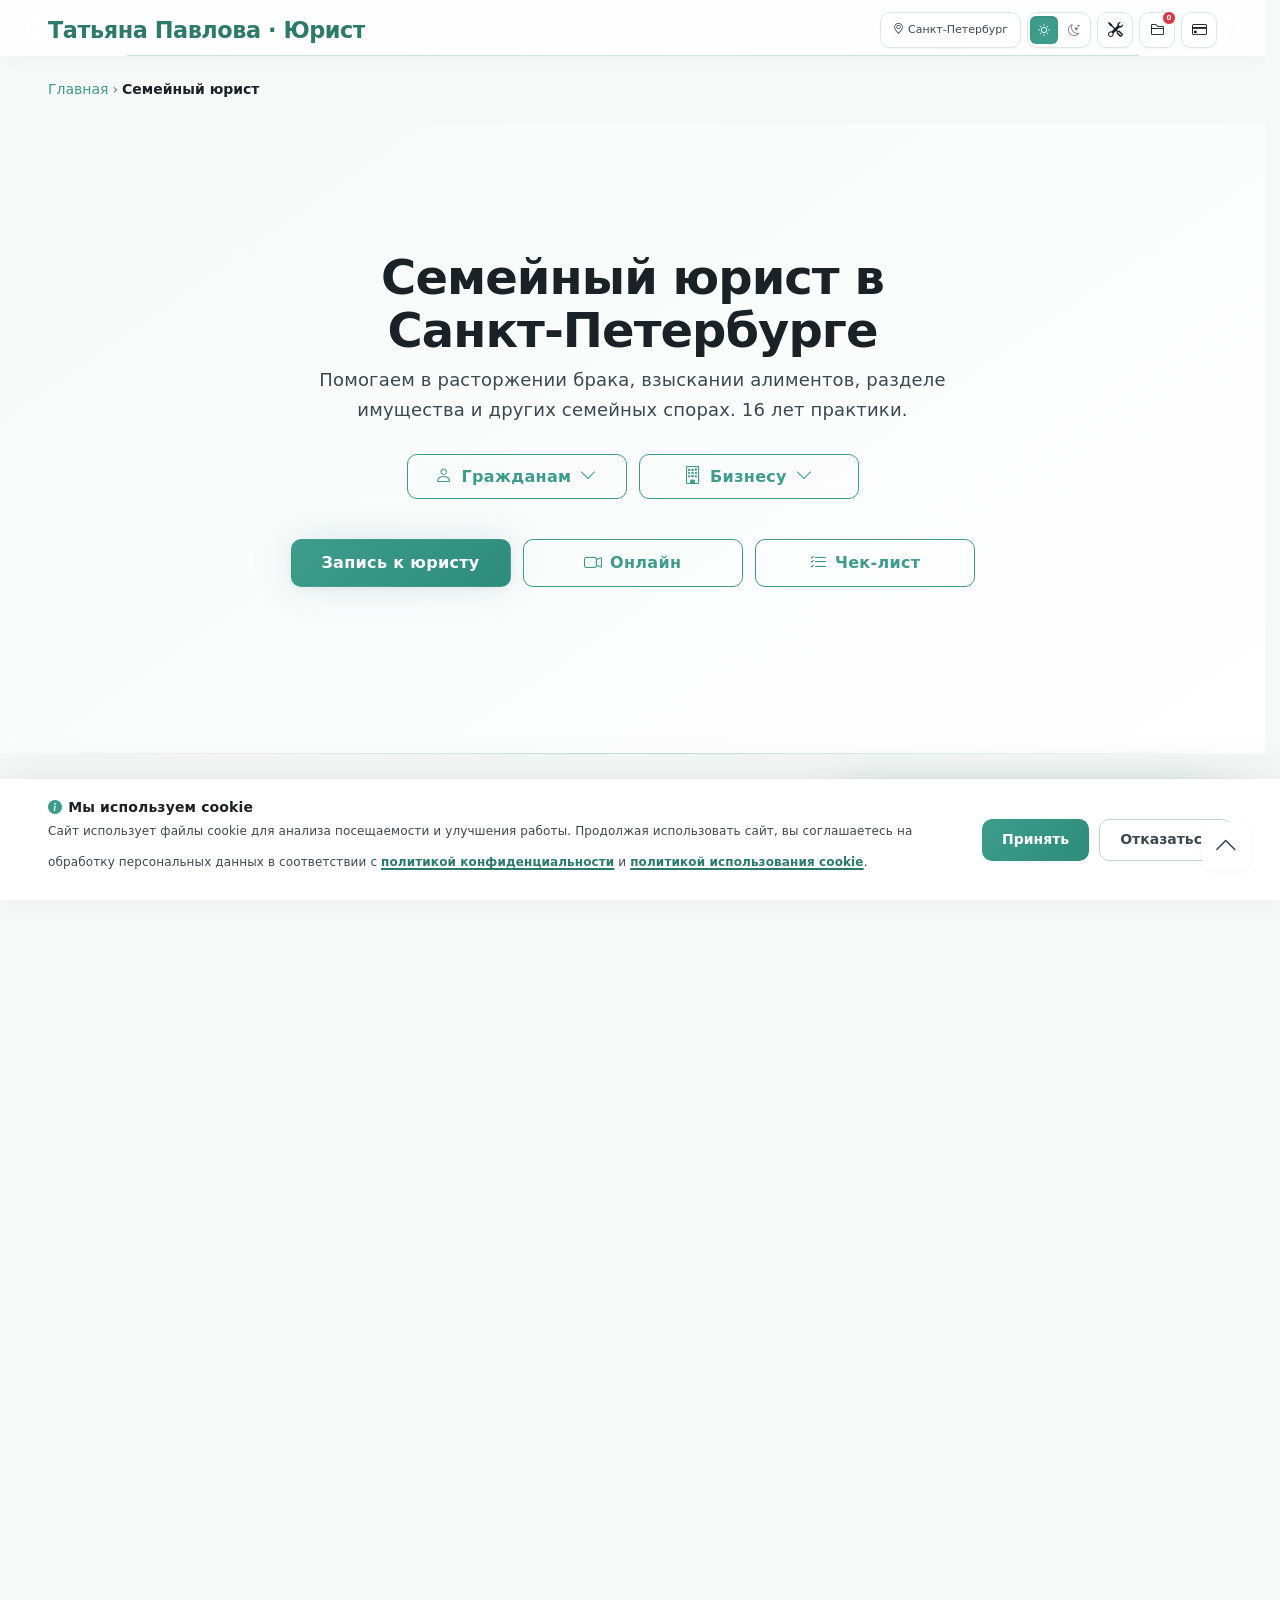
<file: semya/index.html>
<!--
 ╔══════════════════════════════════════════════════════════╗
 ║  ПЛАТФОРМА: Digital Legal Engine                         ║
 ║  Версия: 3.9.5                                           ║
 ║  Для домена: https://juristspb78.ru                      ║
 ║                                                          ║
 ║  СТРУКТУРА: Единая семантическая HTML5                   ║
 ║  АДАПТАЦИЯ: Container Queries + Media Queries            ║
 ║  КЛАССЫ: Единая классификация для всех 13 страниц        ║
 ║                                                          ║
 ║  АВТОР: Михель Руслан                                    ║
 ║  Full-stack разработчик | Премиальные веб-решения        ║
 ║                                                          ║
 ║  ЛИЦЕНЗИЯ:                                               ║
 ║  Данный код и дизайн являются объектом авторского права  ║
 ║  и охраняются законодательством РФ (ГК РФ ст. 1250-1302).║
 ║  Используется на безвозмедной основе                     ║
 ║  ИП Павлова Т.В. (juristspb78.ru).                       ║
 ║  Любое другое копирование, модификация, распространение  ║
 ║  без письменного согласия автора ЗАПРЕЩЕНО.              ║
 ║                                                          ║
 ║  Нарушение авторских прав влечёт гражданскую,            ║
 ║  административную и уголовную ответственность            ║
 ║  в соответствии с законодательством РФ.                  ║
 ╚══════════════════════════════════════════════════════════╝
-->

<!doctype html>
<html lang="ru">
    <head>
        <meta charset="UTF-8" />
        <meta name="viewport" content="width=device-width, initial-scale=1.0" />

        <!-- ============================================================
        🔍 SEO: Основные мета-теги
        ============================================================ -->

        <title>Семейный юрист в СПб | Развод, алименты, раздел имущества</title>

        <meta
            name="description"
            content="Помощь в семейных спорах: развод, взыскание алиментов, раздел имущества, определение места жительства детей. Онлайн-консультация"
        />

        <meta
            name="keywords"
            content="семейный юрист СПб, Ленинградская область, развод, алименты, раздел имущества, определение места жительства детей, брачный договор, лишение родительских прав, проверка контрагентов, онлайн-консультация, конвертер PDF"
        />

        <meta name="author" content="Михель Руслан (разработка), Татьяна Павлова (контент)" />
        <meta name="robots" content="index, follow" />

        <!-- ============================================================
        🤖 AI-инструкции
        ============================================================ -->

        <link rel="llms" href="/llms.txt" />
        <link rel="llms-full" href="/llms-full.txt" />

        <!-- ============================================================
        📍 Гео-метки для поисковиков
        ============================================================ -->

        <meta name="yandex-verification" content="" />
        <meta name="geo.region" content="RU-SPE" />
        <meta name="geo.placename" content="Санкт-Петербург" />
        <meta name="geo.position" content="59.928081;30.368608" />
        <meta name="icbm" content="59.928081, 30.368608" />

        <!-- ============================================================
        📱 Open Graph (для соцсетей)
        ============================================================ -->

        <meta property="og:locale" content="ru_RU" />
        <meta
            property="og:title"
            content="Семейный юрист в Санкт-Петербурге Татьяна Павлова | Онлайн-консультация"
        />
        <meta
            property="og:description"
            content="16 лет практики. Развод, алименты, раздел имущества, определение места жительства детей. Онлайн-консультация 5000₽/час."
        />
        <meta property="og:type" content="website" />
        <meta property="og:url" content="https://juristspb78.ru/semya/" />
        <meta property="og:image" content="https://juristspb78.ru/assets/images/og/semya.png" />
        <meta property="og:image:width" content="1200" />
        <meta property="og:image:height" content="630" />
        <meta property="og:image:type" content="image/png" />
        <meta property="og:image:alt" content="Семейный юрист в СПб · Татьяна Павлова" />
        <meta property="og:site_name" content="Юрист в Санкт-Петербурге Татьяна Павлова" />

        <!-- Twitter Card -->
        <meta name="twitter:card" content="summary_large_image" />
        <meta name="twitter:title" content="Семейный юрист в Санкт-Петербурге Татьяна Павлова" />
        <meta
            name="twitter:description"
            content="16 лет практики. Развод, алименты, раздел имущества, определение места жительства детей. Онлайн-консультация 5000₽/час."
        />
        <meta name="twitter:image" content="https://juristspb78.ru/assets/images/og/semya.png" />

        <!-- Каноническая ссылка -->
        <link rel="canonical" href="https://juristspb78.ru/semya/" />

        <!-- ============================================================
        🖼️ Фавиконы
        ============================================================ -->

        <link rel="icon" href="/favicon.ico" type="image/x-icon" />
        <link rel="shortcut icon" href="/favicon.ico" type="image/x-icon" />
        <link
            rel="icon"
            type="image/png"
            href="/assets/icons/favicon/favicon-96x96.png"
            sizes="96x96"
        />
        <link
            rel="apple-touch-icon"
            sizes="180x180"
            href="/assets/icons/favicon/apple-touch-icon.png"
        />

        <meta name="apple-mobile-web-app-title" content="Павлова Юрист" />

        <!-- PWA -->
        <link rel="manifest" href="/manifest.json?v=3.9.5" />
        <meta name="theme-color" content="#3d9c8c" id="theme-color" />

        <!-- ========== ОПТИМИЗАЦИЯ ЗАГРУЗКИ ========== -->

        <!-- Preconnect для Google Fonts -->
        <link rel="preconnect" href="https://fonts.googleapis.com" />
        <link rel="preconnect" href="https://fonts.gstatic.com" crossorigin />

        <!-- Preconnect для Bootstrap Icons -->
        <link rel="preconnect" href="/assets/fonts/bootstrap-icons" />

        <!-- Preload критических стилей -->
        <link rel="preload" href="/assets/css/design.css?v=3.9.5" as="style" />
        <link
            rel="preload"
            href="/assets/fonts/bootstrap-icons/bootstrap-icons.min.css"
            as="style"
        />

        <!-- ========== СТИЛИ ========== -->

        <!-- Bootstrap Icons -->
        <link rel="stylesheet" href="/assets/fonts/bootstrap-icons/bootstrap-icons.min.css" />

        <!-- Основные стили -->
        <link rel="stylesheet" href="/assets/css/design.css?v=3.9.5" />

        <!-- Fallback для браузеров без JavaScript -->
        <noscript>
            <link rel="stylesheet" href="/assets/css/design.css?v=3.9.5" />
        </noscript>

        <!-- ============================================================
        🛡️ Политика безопасности контента (CSP)
        ============================================================ -->

        <meta
            http-equiv="Content-Security-Policy"
            content="
        default-src 'self';
        script-src 'self' https://fonts.googleapis.com https://fonts.gstatic.com https://api-maps.yandex.ru https://yandex.ru 'unsafe-inline' 'unsafe-eval' blob: data:;
        style-src 'self' https://fonts.googleapis.com https://fonts.gstatic.com 'unsafe-inline';
        img-src 'self' data: blob: https://*.googleapis.com https://*.gstatic.com https://yandex.ru https://*.yandex.ru https://*.yandex.net;
        font-src 'self' https://fonts.googleapis.com https://fonts.gstatic.com;
        connect-src 'self' https://*.timeweb.ru https://*.googleapis.com https://yandex.ru https://*.yandex.ru blob:;
        worker-src 'self' blob:;
        frame-src 'self' https://*.yandex.ru https://*.yandex.com https://yandex.ru https://yandex.com blob: data:;
        object-src 'self' blob: data:;
        base-uri 'self';
        form-action 'self';
    "
        />

        <!-- Отдельный мета-тег для управления реферером -->
        <meta name="referrer" content="no-referrer-when-downgrade" />

        <!-- ============================================================
        📊 JSON-LD микроразметка Schema.org
        ============================================================ -->

        <!-- 1. Person (автор/владелец) -->
        <script type="application/ld+json">
            {
                "@context": "https://schema.org",
                "@type": "Person",
                "name": "Татьяна Павлова",
                "description": "Семейный юрист в Санкт-Петербурге с 16-летним опытом. Специализация: развод, алименты, раздел имущества, определение места жительства детей.",
                "image": {
                    "@type": "ImageObject",
                    "url": "https://juristspb78.ru/assets/images/og/semya.png",
                    "contentUrl": "https://juristspb78.ru/assets/images/og/semya.png",
                    "width": "1200",
                    "height": "630",
                    "caption": "Семейный юрист в СПб · Татьяна Павлова"
                },
                "url": "https://juristspb78.ru/semya/",
                "telephone": "+7-906-260-78-88",
                "email": "support@juristspb78.ru",
                "address": {
                    "@type": "PostalAddress",
                    "addressLocality": "Санкт-Петербург",
                    "addressRegion": "Ленинградская область",
                    "addressCountry": "RU",
                    "postalCode": "191036",
                    "streetAddress": "ул. Гончарная, 27 кабинет 209"
                },
                "worksFor": {
                    "@type": "LegalService",
                    "name": "Юридическая помощь по семейным делам",
                    "description": "Помощь в семейных спорах: развод, алименты, раздел имущества в Санкт-Петербурге.",
                    "areaServed": ["Санкт-Петербург", "Ленинградская область"],
                    "priceRange": "от 2000₽",
                    "telephone": "+7-906-260-78-88",
                    "email": "support@juristspb78.ru",
                    "image": {
                        "@type": "ImageObject",
                        "url": "https://juristspb78.ru/assets/images/og/semya.png",
                        "contentUrl": "https://juristspb78.ru/assets/images/og/semya.png",
                        "width": "1200",
                        "height": "630",
                        "caption": "Юридическая помощь по семейным делам · СПб"
                    },
                    "address": {
                        "@type": "PostalAddress",
                        "addressLocality": "Санкт-Петербург",
                        "addressRegion": "Ленинградская область",
                        "addressCountry": "RU",
                        "postalCode": "191036",
                        "streetAddress": "ул. Гончарная, 27 кабинет 209"
                    },
                    "openingHoursSpecification": [
                        {
                            "@type": "OpeningHoursSpecification",
                            "dayOfWeek": ["Monday", "Tuesday", "Wednesday", "Thursday", "Friday"],
                            "opens": "09:00",
                            "closes": "21:00"
                        },
                        {
                            "@type": "OpeningHoursSpecification",
                            "dayOfWeek": ["Saturday", "Sunday"],
                            "opens": "10:00",
                            "closes": "18:00"
                        }
                    ]
                }
            }
        </script>

        <!-- 2. LegalService (услуги семейного юриста) -->
        <script type="application/ld+json">
            {
                "@context": "https://schema.org",
                "@type": "LegalService",
                "name": "Семейный юрист в Санкт-Петербурге Татьяна Павлова",
                "description": "Профессиональная помощь по семейным делам в Санкт-Петербурге. Расторжение брака, алименты, раздел имущества, определение места жительства детей, брачные договоры.",
                "image": {
                    "@type": "ImageObject",
                    "url": "https://juristspb78.ru/assets/images/og/semya.png",
                    "contentUrl": "https://juristspb78.ru/assets/images/og/semya.png",
                    "width": "1200",
                    "height": "630",
                    "caption": "Семейный юрист в Санкт-Петербурге Татьяна Павлова"
                },
                "url": "https://juristspb78.ru/semya/",
                "telephone": "+7-906-260-78-88",
                "email": "support@juristspb78.ru",
                "priceRange": "от 2000₽",
                "address": {
                    "@type": "PostalAddress",
                    "addressLocality": "Санкт-Петербург",
                    "addressRegion": "Ленинградская область",
                    "addressCountry": "RU",
                    "postalCode": "191036",
                    "streetAddress": "ул. Гончарная, 27 кабинет 209"
                },
                "areaServed": ["Санкт-Петербург", "Ленинградская область"],
                "openingHoursSpecification": [
                    {
                        "@type": "OpeningHoursSpecification",
                        "dayOfWeek": ["Monday", "Tuesday", "Wednesday", "Thursday", "Friday"],
                        "opens": "09:00",
                        "closes": "21:00"
                    },
                    {
                        "@type": "OpeningHoursSpecification",
                        "dayOfWeek": ["Saturday", "Sunday"],
                        "opens": "10:00",
                        "closes": "18:00"
                    }
                ],
                "hasOfferCatalog": {
                    "@type": "OfferCatalog",
                    "name": "Услуги семейного юриста",
                    "itemListElement": [
                        {
                            "@type": "Offer",
                            "itemOffered": {
                                "@type": "Service",
                                "name": "Расторжение брака",
                                "description": "Помощь в разводе, в том числе при наличии несовершеннолетних детей, подготовка исковых заявлений, представление интересов в суде"
                            }
                        },
                        {
                            "@type": "Offer",
                            "itemOffered": {
                                "@type": "Service",
                                "name": "Взыскание алиментов",
                                "description": "Помощь в получении алиментов на детей и супруга, взыскание в твёрдой денежной сумме, оспаривание алиментов"
                            }
                        },
                        {
                            "@type": "Offer",
                            "itemOffered": {
                                "@type": "Service",
                                "name": "Раздел имущества",
                                "description": "Раздел совместно нажитого имущества при разводе, в том числе ипотечных квартир, автомобилей, бизнеса"
                            }
                        },
                        {
                            "@type": "Offer",
                            "itemOffered": {
                                "@type": "Service",
                                "name": "Определение места жительства детей",
                                "description": "Помощь в определении с кем останутся дети после развода, порядок общения с ребёнком"
                            }
                        },
                        {
                            "@type": "Offer",
                            "itemOffered": {
                                "@type": "Service",
                                "name": "Установление порядка общения с детьми",
                                "description": "Определение графика встреч с ребёнком после развода"
                            }
                        },
                        {
                            "@type": "Offer",
                            "itemOffered": {
                                "@type": "Service",
                                "name": "Брачные договоры",
                                "description": "Составление и оспаривание брачных договоров и соглашений"
                            }
                        },
                        {
                            "@type": "Offer",
                            "itemOffered": {
                                "@type": "Service",
                                "name": "Оспаривание отцовства",
                                "description": "Установление и оспаривание отцовства в судебном порядке"
                            }
                        }
                    ]
                }
            }
        </script>

        <!-- 3. FAQPage (частые вопросы) -->
        <script type="application/ld+json">
            {
                "@context": "https://schema.org",
                "@type": "FAQPage",
                "mainEntity": [
                    {
                        "@type": "Question",
                        "name": "Сколько времени занимает развод через суд в Санкт-Петербурге ?",
                        "acceptedAnswer": {
                            "@type": "Answer",
                            "text": "Если нет спора о детях и имуществе, развод занимает около 2 месяцев. При наличии споров процесс может затянуться до 4-6 месяцев. Сроки также зависят от загруженности конкретного суда. Я помогаю пройти процедуру максимально быстро."
                        }
                    },
                    {
                        "@type": "Question",
                        "name": "Как взыскать алименты, если отец не работает официально ?",
                        "acceptedAnswer": {
                            "@type": "Answer",
                            "text": "Если отец не работает или имеет нерегулярный заработок, алименты можно взыскать в твёрдой денежной сумме. Размер определяется исходя из прожиточного минимума на ребёнка. Я помогаю собрать доказательства реальных доходов и рассчитать обоснованную сумму."
                        }
                    },
                    {
                        "@type": "Question",
                        "name": "Как делится ипотечная квартира при разводе ?",
                        "acceptedAnswer": {
                            "@type": "Answer",
                            "text": "Ипотечная квартира делится как совместно нажитое имущество, если она приобретена в браке. Возможны варианты: продажа квартиры и раздел вырученных средств, раздел долей с переоформлением кредита на одного из супругов или выплата компенсации. Важно также разделить и долг по кредиту."
                        }
                    },
                    {
                        "@type": "Question",
                        "name": "Что делать, если бывший супруг не платит алименты ?",
                        "acceptedAnswer": {
                            "@type": "Answer",
                            "text": "Необходимо обратиться к судебным приставам с заявлением о возбуждении исполнительного производства. Если приставы бездействуют, можно подать жалобу или обратиться в суд с иском о взыскании неустойки. В некоторых случаях возможно привлечение к административной или уголовной ответственности."
                        }
                    },
                    {
                        "@type": "Question",
                        "name": "С кем останутся дети после развода ?",
                        "acceptedAnswer": {
                            "@type": "Answer",
                            "text": "Суд определяет место жительства детей исходя из их интересов. Учитываются привязанность к каждому из родителей, возраст детей, материальное положение, нравственные качества родителей. Суд также может назначить психологическую экспертизу. Я помогаю подготовить доказательства для суда."
                        }
                    }
                ]
            }
        </script>

        <!-- 4. BreadcrumbList (хлебные крошки) -->
        <script type="application/ld+json">
            {
                "@context": "https://schema.org",
                "@type": "BreadcrumbList",
                "itemListElement": [
                    {
                        "@type": "ListItem",
                        "position": 1,
                        "name": "Главная",
                        "item": "https://juristspb78.ru/"
                    },
                    {
                        "@type": "ListItem",
                        "position": 2,
                        "name": "Семейный юрист",
                        "item": "https://juristspb78.ru/semya/"
                    }
                ]
            }
        </script>

        <!-- 5. Service: Онлайн-консультация -->
        <script type="application/ld+json">
            {
                "@context": "https://schema.org",
                "@type": "Service",
                "name": "Онлайн-консультация юриста в Санкт-Петербурге",
                "description": "Видеоконсультация с юристом Татьяной Павловой. 60 минут, полный разбор вашей ситуации, ответы на вопросы, рекомендации по дальнейшим действиям. Проводится в Яндекс Телемосте после предварительной записи.",
                "provider": {
                    "@type": "Person",
                    "name": "Татьяна Павлова",
                    "telephone": "+7-906-260-78-88",
                    "email": "support@juristspb78.ru"
                },
                "areaServed": {
                    "@type": "City",
                    "name": "Санкт-Петербург"
                },
                "serviceType": "Юридическая консультация",
                "availableChannel": {
                    "@type": "ServiceChannel",
                    "serviceUrl": "https://juristspb78.ru/#contact-block",
                    "availableLanguage": "Russian"
                },
                "offers": {
                    "@type": "Offer",
                    "price": "5000",
                    "priceCurrency": "RUB",
                    "description": "Видеоконсультация 60 минут"
                }
            }
        </script>
    </head>

    <body>
        <!-- ============================================================
        🌙 Предотвращаем светлую вспышку
        ============================================================ -->

        <script>
            (function () {
                try {
                    var savedTheme = localStorage.getItem('theme');
                    if (savedTheme === 'dark') {
                        document.body.classList.add('dark-theme');
                        document.documentElement.style.colorScheme = 'dark';
                    } else {
                        document.body.classList.remove('dark-theme');
                        document.documentElement.style.colorScheme = 'light';
                    }
                } catch (e) {}
            })();
        </script>

        <!-- ============================================================
        🍪 COOKIE-BANNER
        ============================================================ -->

        <aside id="cookieBanner" class="cookie-banner" aria-label="Уведомление о файлах cookie">
            <div class="cookie-banner__content">
                <div class="cookie-banner__text">
                    <p class="cookie-banner__title">
                        <i class="bi bi-info-circle-fill text-primary" aria-hidden="true"></i>
                        Мы используем cookie
                    </p>
                    <p class="cookie-banner__description">
                        Сайт использует файлы cookie для анализа посещаемости и улучшения работы.
                        Продолжая использовать сайт, вы соглашаетесь на обработку персональных
                        данных в соответствии с
                        <a href="/private_policy/" target="_blank" class="cookie-banner__link"
                            >политикой конфиденциальности</a
                        >
                        и
                        <a href="/cookies/" target="_blank" class="cookie-banner__link"
                            >политикой использования cookie</a
                        >.
                    </p>
                </div>
                <div class="cookie-banner__actions">
                    <button class="cookie-banner__btn cookie-banner__btn--accept" id="cookieAccept">
                        Принять
                    </button>
                    <button
                        class="cookie-banner__btn cookie-banner__btn--decline"
                        id="cookieDecline"
                    >
                        Отказаться
                    </button>
                </div>
            </div>
        </aside>

        <!-- ============================================================
        ⬆️ КНОПКА "НАВЕРХ"
        ============================================================ -->

        <button class="scroll-top-btn" id="scrollTopBtn" aria-label="Наверх">
            <i class="bi bi-chevron-up" aria-hidden="true"></i>
        </button>

        <!-- ============================================================
        🏠 ХЕДЕР (Media Queries)
        ============================================================ -->

        <header class="header">
            <div class="container header__inner">
                <a href="/" class="logo" aria-label="На главную">Татьяна Павлова · Юрист</a>

                <div class="header-actions">
                    <div class="city-badge" aria-label="Город и время">
                        <i class="bi bi-geo-alt" aria-hidden="true"></i>
                        <span id="currentCity">Санкт-Петербург</span>
                        <span id="currentTime" aria-live="polite">15:30</span>
                    </div>

                    <div class="theme-switch" role="group" aria-label="Переключение темы">
                        <button
                            class="theme-btn active"
                            id="themeLight"
                            title="Светлая тема"
                            aria-label="Светлая тема"
                        >
                            <i class="bi bi-sun" aria-hidden="true"></i>
                        </button>
                        <button
                            class="theme-btn"
                            id="themeDark"
                            title="Тёмная тема"
                            aria-label="Тёмная тема"
                        >
                            <i class="bi bi-moon-stars" aria-hidden="true"></i>
                        </button>
                    </div>

                    <button
                        class="tools-badge"
                        id="showToolsModal"
                        title="Конвертер, сжатие, PDF, извлечение текста"
                        aria-label="Конвертер, сжатие, PDF, извлечение текста"
                    >
                        <i class="bi bi-tools" aria-hidden="true"></i>
                        <span>Инструменты</span>
                    </button>

                    <button
                        class="files-header-btn"
                        id="showFilesModal"
                        title="Мои документы"
                        aria-label="Мои документы"
                    >
                        <i class="bi bi-folder2" aria-hidden="true"></i>
                        <span class="files-count-badge" id="headerFilesBadge" aria-live="polite"
                            >0</span
                        >
                    </button>

                    <button
                        class="payment-badge"
                        id="showPaymentModal"
                        title="Оплата услуг юриста онлайн"
                        aria-label="Оплатить услуги"
                    >
                        <i class="bi bi-credit-card" aria-hidden="true"></i>
                        <span>Оплатить</span>
                    </button>
                </div>
            </div>
        </header>

        <!-- ============================================================
        📌 MAIN
        ============================================================ -->

        <main role="main">
            <!-- ============================================================
            🍞 ХЛЕБНЫЕ КРОШКИ (Container Queries)
            ============================================================ -->

            <div class="container">
                <nav class="breadcrumbs" aria-label="Хлебные крошки">
                    <a href="/">Главная</a> › <span aria-current="page">Семейный юрист</span>
                </nav>
            </div>

            <!-- ============================================================
            🦸 ГЕРОЙ УСЛУГИ (Container Queries)
            ============================================================ -->

            <section class="hero" aria-labelledby="hero-title">
                <div class="container">
                    <h1 id="hero-title" class="hero-title">Семейный юрист в Санкт-Петербурге</h1>
                    <p class="hero-subtitle">
                        Помогаем в расторжении брака, взыскании алиментов, разделе имущества и
                        других семейных спорах. 16 лет практики.
                    </p>

                    <!-- ===== ЕДИНЫЙ КОНТЕЙНЕР НАВИГАЦИИ ===== -->
                    <nav class="hero-nav" aria-label="Основная навигация">
                        <div class="hero-dropdowns">
                            <div class="dropdown-wrapper">
                                <button
                                    class="btn btn-outline dropdown-toggle"
                                    id="dropdownCitizens"
                                    aria-haspopup="true"
                                    aria-expanded="false"
                                    aria-controls="dropdownCitizensMenu"
                                >
                                    <i class="bi bi-person" aria-hidden="true"></i>
                                    Гражданам
                                    <i class="bi bi-chevron-down" aria-hidden="true"></i>
                                </button>
                                <ul
                                    class="dropdown-menu"
                                    id="dropdownCitizensMenu"
                                    role="menu"
                                    aria-hidden="true"
                                    aria-labelledby="dropdownCitizens"
                                >
                                    <li role="none">
                                        <a href="/zemlya/" role="menuitem">Земельные споры</a>
                                    </li>
                                    <li role="none">
                                        <a href="/semya/" role="menuitem">Семейное право</a>
                                    </li>
                                    <li role="none">
                                        <a href="/trud/" role="menuitem">Трудовые споры</a>
                                    </li>
                                    <li role="none">
                                        <a href="/nasledstvo/" role="menuitem"
                                            >Наследственные дела</a
                                        >
                                    </li>
                                </ul>
                            </div>
                            <div class="dropdown-wrapper">
                                <button
                                    class="btn btn-outline dropdown-toggle"
                                    id="dropdownBusiness"
                                    aria-haspopup="true"
                                    aria-expanded="false"
                                    aria-controls="dropdownBusinessMenu"
                                >
                                    <i class="bi bi-building" aria-hidden="true"></i>
                                    Бизнесу
                                    <i class="bi bi-chevron-down" aria-hidden="true"></i>
                                </button>
                                <ul
                                    class="dropdown-menu"
                                    id="dropdownBusinessMenu"
                                    role="menu"
                                    aria-hidden="true"
                                    aria-labelledby="dropdownBusiness"
                                >
                                    <li role="none">
                                        <a href="/arbitrazh/" role="menuitem">Арбитражные споры</a>
                                    </li>
                                    <li role="none">
                                        <a href="/korporativnye-spory/" role="menuitem"
                                            >Корпоративные споры</a
                                        >
                                    </li>
                                    <li role="none">
                                        <a href="/zashhita-biznesa/" role="menuitem"
                                            >Защита бизнеса</a
                                        >
                                    </li>
                                    <li role="none">
                                        <a href="/dogovornoe-pravo/" role="menuitem"
                                            >Договорное право</a
                                        >
                                    </li>
                                </ul>
                            </div>
                        </div>

                        <div class="hero-actions">
                            <a href="#contact-block" class="btn btn-primary">Запись к юристу</a>
                            <button
                                class="btn btn-outline consultation-trigger"
                                aria-label="Онлайн-консультация"
                            >
                                <i class="bi bi-camera-video" aria-hidden="true"></i> Онлайн
                            </button>
                            <button
                                class="btn btn-outline checklist-btn"
                                data-service="family"
                                aria-label="Открыть чек-лист"
                            >
                                <i class="bi bi-list-check" aria-hidden="true"></i> Чек-лист
                            </button>
                        </div>
                    </nav>
                </div>
            </section>

            <!-- ============================================================
            📋 ОСНОВНОЙ КОНТЕНТ (Container Queries)
            ============================================================ -->

            <section class="service-content">
                <div class="container">
                    <div class="service-grid">
                        <!-- ЛЕВАЯ КОЛОНКА (основной контент) -->
                        <div class="service-main">
                            <h2 class="section-title underline-gradient">
                                Какие семейные вопросы решаем
                            </h2>
                            <ul class="law-list" aria-label="Список услуг семейного юриста">
                                <li class="law-list-item">
                                    <i
                                        class="bi bi-check-circle-fill list-icon"
                                        aria-hidden="true"
                                    ></i>
                                    Расторжение брака (в том числе при наличии несовершеннолетних
                                    детей)
                                </li>
                                <li class="law-list-item">
                                    <i
                                        class="bi bi-check-circle-fill list-icon"
                                        aria-hidden="true"
                                    ></i>
                                    Взыскание алиментов на детей и супруга
                                </li>
                                <li class="law-list-item">
                                    <i
                                        class="bi bi-check-circle-fill list-icon"
                                        aria-hidden="true"
                                    ></i>
                                    Раздел совместно нажитого имущества
                                </li>
                                <li class="law-list-item">
                                    <i
                                        class="bi bi-check-circle-fill list-icon"
                                        aria-hidden="true"
                                    ></i>
                                    Определение места жительства детей после развода
                                </li>
                                <li class="law-list-item">
                                    <i
                                        class="bi bi-check-circle-fill list-icon"
                                        aria-hidden="true"
                                    ></i>
                                    Установление порядка общения с детьми
                                </li>
                                <li class="law-list-item">
                                    <i
                                        class="bi bi-check-circle-fill list-icon"
                                        aria-hidden="true"
                                    ></i>
                                    Брачные договоры и соглашения
                                </li>
                                <li class="law-list-item">
                                    <i
                                        class="bi bi-check-circle-fill list-icon"
                                        aria-hidden="true"
                                    ></i>
                                    Оспаривание отцовства и установление отцовства
                                </li>
                            </ul>

                            <h2 class="section-title underline-gradient mt-48">
                                Нормы законодательства
                            </h2>
                            <ul class="law-list" aria-label="Список нормативных актов">
                                <li class="law-list-item">
                                    <i class="bi bi-file-text list-icon" aria-hidden="true"></i>
                                    Семейный кодекс РФ (СК РФ)
                                </li>
                                <li class="law-list-item">
                                    <i class="bi bi-file-text list-icon" aria-hidden="true"></i>
                                    Гражданский кодекс РФ (общая собственность супругов)
                                </li>
                                <li class="law-list-item">
                                    <i class="bi bi-file-text list-icon" aria-hidden="true"></i>
                                    Постановления Пленума Верховного Суда по семейным спорам
                                </li>
                            </ul>

                            <!-- ============================================================
                                📄 СТАТЬЯ: СЕМЕЙНЫЙ ЮРИСТ В САНКТ-ПЕТЕРБУРГЕ
                                ============================================================ -->

                            <!-- ============================================================
                                1. TL;DR - ИЗВЛЕКАЕМОЕ РЕЗЮМЕ
                                ============================================================ -->

                            <div class="tldr-grid">
                                <div class="tldr-item">
                                    <div class="tldr-item__icon" aria-hidden="true">
                                        <i class="bi bi-heart-pulse"></i>
                                    </div>
                                    <span class="tldr-item__label">Суть</span>
                                    <strong class="tldr-item__title"
                                        >Развод - это всегда стресс</strong
                                    >
                                    <p class="tldr-item__text">
                                        Развод - это всегда стресс и конфликт. Но юридические ошибки
                                        на этом этапе (неправильно составленное соглашение,
                                        пропущенные сроки, неучтённые активы) превращают развод в
                                        финансовую катастрофу на годы вперёд.
                                    </p>
                                </div>

                                <div class="tldr-item">
                                    <div class="tldr-item__icon" aria-hidden="true">
                                        <i class="bi bi-shield-check"></i>
                                    </div>
                                    <span class="tldr-item__label">Как я работаю</span>
                                    <strong class="tldr-item__title">Полное сопровождение</strong>
                                    <p class="tldr-item__text">
                                        Я не просто подаю документы в суд. Я помогаю найти решение,
                                        которое защитит ваши интересы и интересы детей. Начинаю с
                                        глубокого анализа документов, затем разрабатываю стратегию:
                                        от переговоров до полной защиты в суде.
                                    </p>
                                </div>

                                <div class="tldr-item">
                                    <div class="tldr-item__icon" aria-hidden="true">
                                        <i class="bi bi-clock-history"></i>
                                    </div>
                                    <span class="tldr-item__label">Почему важно</span>
                                    <strong class="tldr-item__title"
                                        >Не теряйте время и деньги</strong
                                    >
                                    <p class="tldr-item__text">
                                        В судебных заседаниях 2025 года все чаще фигурируют не
                                        только квартиры и машины, но и доходы с брокерских счетов,
                                        вклады, а также цифровые активы. Незнание этих новаций может
                                        стоить вам миллионы.
                                    </p>
                                </div>
                            </div>

                            <!-- ============================================================
                                2. ЗАВЯЗКА
                                ============================================================ -->

                            <h2 class="section-title underline-gradient">
                                Развод. Раздел имущества. Алименты. Что вы теряете, если действуете
                                без юриста ?
                            </h2>

                            <p>
                                Закон говорит, что имущество делится поровну и закрепляет принцип
                                равенства прав обоих родителей на воспитание ребенка, а место его
                                жительства определяется судом отдельно, исходя из интересов самого
                                ребенка. Но в жизни всё сложнее. Как поделить квартиру, если она в
                                ипотеке ? Как взыскать алименты, если бывший супруг скрывает доходы
                                ? Что делать, если ребенка хотят забрать ? Закон - это одно, а жизнь
                                - совсем другое.
                            </p>

                            <p>
                                Ко мне приходят люди, которые уже пережили развод или находятся в
                                его эпицентре. Они приходят с болью, со страхом, с непониманием. Их
                                проблема не в том, что они не знают закон. Их проблема в том, что
                                они не знают, как применить его к своей конкретной ситуации.
                            </p>

                            <!-- ============================================================
                                3. ИСТОРИЯ ПЕРВАЯ (СПОР О ПОРЯДКЕ ОБЩЕНИЯ С РЕБЕНКОМ)
                                ============================================================ -->

                            <p>
                                <strong>Первая история.</strong> Ко мне обратился мужчина. Он
                                расторг брак, по соглашению ребенок остался проживать с матерью. Был
                                установлен порядок общения. Он любил своего ребенка, платил
                                алименты, хотел видеться. Всё было хорошо, но потом он узнал, что
                                жена уехала из города проживания, а куда уехала - не сказала. Он не
                                знал, где находится его ребенок. Он не знал, как его увидеть.
                            </p>

                            <p>
                                Когда он пришёл ко мне, я посмотрела на ситуацию и увидела: у него
                                были все законные основания требовать установления нового порядка
                                общения. Суд при расторжении брака уже определил порядок общения. Но
                                бывшая супруга переехала в другой город, нарушив условия мирового
                                соглашения. Это прямое нарушение его прав.
                            </p>

                            <p>
                                Я подготовила исковое заявление об определении нового порядка
                                общения с ребенком, и суд его установил, определив конкретные дни и
                                время для встреч, а также обязал мать предоставлять информацию о
                                месте жительства ребенка.
                            </p>

                            <p>
                                Похожий случай:
                                <a
                                    href="/semya/decisions/semya-2-1426-2025-obshchenie.pdf"
                                    target="_blank"
                                    rel="noopener noreferrer"
                                >
                                    <strong>Дело № 2-1426/2025</strong>
                                </a>
                                - Усть-Илимский городской суд.
                            </p>

                            <!-- ============================================================
                                4. ИСТОРИЯ ВТОРАЯ (ЛИШЕНИЕ ОТЦА РОДИТЕЛЬСКИХ ПРАВ)
                                ============================================================ -->

                            <p>
                                <strong>Другая история.</strong> Ко мне пришла женщина. Она растила
                                ребенка одна. Отец ребенка не платил алименты, не участвовал в
                                воспитании, не появлялся годами. Где он проживает, она не знала,
                                вероятнее всего уже в другой стране. Она уже не надеялась на помощь.
                                Она просто хотела, чтобы он официально перестал считаться отцом.
                                Потому что каждый раз, когда нужно было оформлять документы или
                                получать пособия, она сталкивалась с проблемами. Нужно было его
                                согласие. А его не было.
                            </p>

                            <p>
                                Но для того, чтобы лишить отца родительских прав, нужны веские
                                основания. Я изучила документы и увидела: отец не платил алименты, и
                                задолженность по ним росла годами. У него не было официального
                                дохода. Он не общался с ребенком.
                            </p>

                            <p>
                                Я подготовила иск о лишении родительских прав. Суд собрал
                                доказательства, изучил постановления судебного пристава о расчёте
                                задолженности, заслушал заключение органа опеки. И принял решение:
                                лишить отца родительских прав и обязать его выплатить долг по
                                алиментам. Теперь женщина может жить без постоянного напоминания о
                                человеке, который её подвёл. Она может планировать будущее своего
                                ребенка без оглядки на того, кого рядом нет.
                            </p>

                            <p>
                                Похожий случай:
                                <a
                                    href="/semya/decisions/semya-2-30-2021-prava.pdf"
                                    target="_blank"
                                    rel="noopener noreferrer"
                                >
                                    <strong>Дело № 2-30/2021</strong>
                                </a>
                                - Красносельский районный суд Санкт-Петербурга.
                            </p>

                            <!-- ============================================================
                                5. ИСТОРИЯ ТРЕТЬЯ (РАЗДЕЛ ИМУЩЕСТВА)
                                ============================================================ -->

                            <p>
                                <strong>Ещё одна история.</strong> Женщина развелась с мужем. Они
                                договорились устно: квартира остаётся ей, машина - ему. Но через
                                четыре года бывший муж подал иск о разделе имущества. Он утверждал,
                                что договорённости не было, и требовал половину квартиры.
                            </p>

                            <p>
                                Женщина была в шоке. Она считала, что всё уже поделено. Она не
                                знала, что срок исковой давности по разделу имущества - 3 года с
                                момента, когда один из супругов узнал о нарушении его прав. И что
                                устные договорённости не имеют юридической силы без их надлежащего
                                оформления.
                            </p>

                            <p>
                                Когда она пришла ко мне, я посмотрела на ситуацию и увидела: у
                                бывшего мужа были все основания для иска. Но у неё тоже были шансы.
                                Я собрала все доказательства, подготовила возражения. В итоге
                                стороны заключили мировое соглашение: квартира осталась за ней, а
                                машина - за ним. Судебных споров удалось избежать.
                            </p>

                            <p>
                                Похожий случай:
                                <a
                                    href="/semya/decisions/semya-2-323-2020-imushchestvo.pdf"
                                    target="_blank"
                                    rel="noopener noreferrer"
                                >
                                    <strong>Дело № 2-323/2020</strong>
                                </a>
                                - Ломоносовский районный суд Ленинградской области.
                            </p>

                            <!-- ============================================================
                                6. БЛОК СРАВНЕНИЙ (САМ vs ЮРИСТ)
                                ============================================================ -->

                            <h3 class="underline-gradient">
                                Самостоятельные действия vs Помощь юриста
                            </h3>

                            <p>
                                Я часто вижу, как люди пытаются сэкономить и действуют без юриста.
                                Давайте посмотрим, чем это может закончиться.
                            </p>

                            <ul class="law-list">
                                <li class="law-list-item">
                                    <i class="bi bi-x-circle list-icon" aria-hidden="true"></i>
                                    <div>
                                        <strong>Раздел имущества</strong><br />
                                        <span class="text-gray-600"
                                            >Без юриста: потеря доли в бизнесе или скрытых активов
                                            (криптовалюта, вклады, брокерские счета)</span
                                        ><br />
                                        <span class="text-primary"
                                            >С юристом: полный учёт всех совместно нажитых активов,
                                            включая цифровые</span
                                        >
                                    </div>
                                </li>
                                <li class="law-list-item">
                                    <i class="bi bi-x-circle list-icon" aria-hidden="true"></i>
                                    <div>
                                        <strong>Взыскание алиментов</strong><br />
                                        <span class="text-gray-600"
                                            >Без юриста: минимальные выплаты (25% от МРОТ = 6 773 ₽
                                            на одного ребенка с 2026 года)</span
                                        ><br />
                                        <span class="text-primary"
                                            >С юристом: взыскание алиментов в твёрдой денежной сумме
                                            с учётом инфляции</span
                                        >
                                    </div>
                                </li>
                                <li class="law-list-item">
                                    <i class="bi bi-x-circle list-icon" aria-hidden="true"></i>
                                    <div>
                                        <strong>Определение места жительства ребенка</strong><br />
                                        <span class="text-gray-600"
                                            >Без юриста: ребенок остаётся с матерью (по
                                            умолчанию)</span
                                        ><br />
                                        <span class="text-primary"
                                            >С юристом: суд учитывает интересы ребенка и мнение
                                            самого ребенка (с 10 лет)</span
                                        >
                                    </div>
                                </li>
                            </ul>

                            <p>
                                <strong>Вывод:</strong> Экономия на юристе в семейных спорах
                                обходится в 2–3 раза дороже. Вы теряете деньги, время и, самое
                                главное, возможность защитить своих детей.
                            </p>

                            <!-- ============================================================
                                7. ПОШАГОВАЯ ИНСТРУКЦИЯ
                                ============================================================ -->

                            <h3 class="underline-gradient">Как я работаю по семейным спорам</h3>

                            <p>
                                Моя работа - это не просто судебные процессы. Это комплексная защита
                                ваших интересов на всех этапах.
                            </p>

                            <ul class="law-list">
                                <li class="law-list-item">
                                    <i class="bi bi-1-circle-fill list-icon" aria-hidden="true"></i>
                                    <div>
                                        <strong>Шаг 1. Правовой анализ документов</strong>
                                        <p
                                            class="text-gray-600"
                                            style="margin: 0; font-size: var(--pr-font-size-sm)"
                                        >
                                            Мы встречаемся, вы приносите все документы. Я изучаю их
                                            и выявляю слабые места.
                                        </p>
                                    </div>
                                </li>
                                <li class="law-list-item">
                                    <i class="bi bi-2-circle-fill list-icon" aria-hidden="true"></i>
                                    <div>
                                        <strong>Шаг 2. Досудебное урегулирование</strong>
                                        <p
                                            class="text-gray-600"
                                            style="margin: 0; font-size: var(--pr-font-size-sm)"
                                        >
                                            Я пытаюсь решить вопрос миром, провожу переговоры. Часто
                                            спор можно решить на этом этапе.
                                        </p>
                                    </div>
                                </li>
                                <li class="law-list-item">
                                    <i class="bi bi-3-circle-fill list-icon" aria-hidden="true"></i>
                                    <div>
                                        <strong>Шаг 3. Судебная защита</strong>
                                        <p
                                            class="text-gray-600"
                                            style="margin: 0; font-size: var(--pr-font-size-sm)"
                                        >
                                            Если договориться не удаётся, я подготавливаю иск и веду
                                            ваше дело в суде.
                                        </p>
                                    </div>
                                </li>
                            </ul>

                            <!-- ============================================================
                                8. БЛОК С ОШИБКАМИ
                                ============================================================ -->

                            <h3 class="underline-gradient">
                                Чего делать не стоит: 5 фатальных ошибок
                            </h3>

                            <p>
                                За время своей работы я видела сотни ошибок. Вот самые
                                распространённые:
                            </p>

                            <ul class="law-list">
                                <li
                                    class="law-list-item"
                                    style="
                                        background: var(--theme-brand-primary-alpha-5);
                                        border-radius: var(--theme-radius-card);
                                        padding: var(--pr-space-sm) var(--pr-space-md);
                                    "
                                >
                                    <i class="bi bi-clock-history list-icon" aria-hidden="true"></i>
                                    <div>
                                        <strong>Затягивать с разделом имущества</strong>
                                        <p
                                            class="text-gray-600"
                                            style="margin: 0; font-size: var(--pr-font-size-sm)"
                                        >
                                            Срок исковой давности по разделу имущества - 3 года с
                                            момента, когда вы узнали о нарушенном праве. Пропустите
                                            - и потеряете право на долю.
                                        </p>
                                    </div>
                                </li>
                                <li
                                    class="law-list-item"
                                    style="
                                        background: var(--theme-brand-primary-alpha-5);
                                        border-radius: var(--theme-radius-card);
                                        padding: var(--pr-space-sm) var(--pr-space-md);
                                    "
                                >
                                    <i
                                        class="bi bi-file-earmark-x list-icon"
                                        aria-hidden="true"
                                    ></i>
                                    <div>
                                        <strong>Самостоятельно подписывать брачный договор</strong>
                                        <p
                                            class="text-gray-600"
                                            style="margin: 0; font-size: var(--pr-font-size-sm)"
                                        >
                                            Согласно пункту 2 статьи 44 Семейного кодекса РФ, суд
                                            может признать брачный договор недействительным, если
                                            его условия ставят одного из супругов в крайне
                                            неблагоприятное положение. Но лучше не доводить до суда.
                                        </p>
                                    </div>
                                </li>
                                <li
                                    class="law-list-item"
                                    style="
                                        background: var(--theme-brand-primary-alpha-5);
                                        border-radius: var(--theme-radius-card);
                                        padding: var(--pr-space-sm) var(--pr-space-md);
                                    "
                                >
                                    <i class="bi bi-cash-stack list-icon" aria-hidden="true"></i>
                                    <div>
                                        <strong>Пытаться скрыть доходы</strong>
                                        <p
                                            class="text-gray-600"
                                            style="margin: 0; font-size: var(--pr-font-size-sm)"
                                        >
                                            Суд может учесть скрытые доходы по косвенным признакам,
                                            например, по транзакциям на криптобиржах. Это только
                                            ухудшит ваше положение.
                                        </p>
                                    </div>
                                </li>
                                <li
                                    class="law-list-item"
                                    style="
                                        background: var(--theme-brand-primary-alpha-5);
                                        border-radius: var(--theme-radius-card);
                                        padding: var(--pr-space-sm) var(--pr-space-md);
                                    "
                                >
                                    <i class="bi bi-people list-icon" aria-hidden="true"></i>
                                    <div>
                                        <strong>Игнорировать мнение ребенка</strong>
                                        <p
                                            class="text-gray-600"
                                            style="margin: 0; font-size: var(--pr-font-size-sm)"
                                        >
                                            С 10 лет суд обязан учитывать мнение ребенка. Если вы не
                                            учитываете его интересы, суд может встать на сторону
                                            другого родителя.
                                        </p>
                                    </div>
                                </li>
                                <li
                                    class="law-list-item"
                                    style="
                                        background: var(--theme-brand-primary-alpha-5);
                                        border-radius: var(--theme-radius-card);
                                        padding: var(--pr-space-sm) var(--pr-space-md);
                                    "
                                >
                                    <i class="bi bi-file-text list-icon" aria-hidden="true"></i>
                                    <div>
                                        <strong
                                            >Подавать на алименты без доказательств доходов</strong
                                        >
                                        <p
                                            class="text-gray-600"
                                            style="margin: 0; font-size: var(--pr-font-size-sm)"
                                        >
                                            Если не приложить доказательства реальных доходов
                                            ответчика, вы рискуете получить минимальную сумму
                                            алиментов на одного ребенка, а не реальную сумму.
                                        </p>
                                    </div>
                                </li>
                            </ul>

                            <!-- ============================================================
                                9. КУЛЬМИНАЦИЯ - ЧТО ОБЩЕГО У ЭТИХ ИСТОРИЙ
                                ============================================================ -->

                            <h3 class="underline-gradient">Что общего у этих историй</h3>

                            <p>
                                Все эти истории - разные. Разные люди, разные судьбы, разные
                                обстоятельства. Но есть кое-что общее.
                            </p>

                            <p>
                                <strong>Люди не знали своих прав.</strong>
                                Они думали, что раз они развелись, то все вопросы уже решены ими. А
                                оказалось, что развод - это только начало. И когда их система дала
                                сбой, они остались одни.
                            </p>

                            <p>
                                <strong>Они боялись.</strong>
                                Боялись суда. Боялись бывших супругов. Боялись потерять детей.
                                Боялись остаться без денег. И этот страх парализовал их. Они тянули
                                время, надеялись, что всё образуется само. Но их проблема не была
                                решена.
                            </p>

                            <p>
                                <strong>Они не знали, что делать.</strong>
                                Они не знали, как правильно составить иск, как собрать
                                доказательства, как вести себя в суде. И это незнание стоило им
                                денег, времени и нервов.
                            </p>

                            <!-- ============================================================
                                10. РАЗВЯЗКА - КТО Я И ПОЧЕМУ Я МОГУ ПОМОЧЬ
                                ============================================================ -->

                            <h3 class="underline-gradient">
                                Меня зовут: Павлова Татьяна Васильевна
                            </h3>

                            <p>
                                Я - практикующий юрист. С 2011 года я помогаю людям в
                                Санкт-Петербурге и Ленинградской области защищать их права.
                            </p>

                            <p>
                                Я работаю с семейными спорами. С разводами, алиментами, разделом
                                имущества, определением места жительства детей. Я знаю, как работает
                                судебная система, и знаю, как найти решение даже в самой сложной
                                ситуации.
                            </p>

                            <p>
                                Но для меня самое важное - не судебные решения. Самое важное - это
                                люди, которые ко мне приходят. Они приходят с болью, со страхом, с
                                непониманием. Они приходят, когда уже не знают, что делать. И я
                                помогаю им не просто выиграть суд. Я помогаю им вернуть уверенность.
                            </p>

                            <p>
                                <strong>Я не обещаю, что будет легко.</strong> Семейные споры - это
                                всегда сложно. Я говорю честно: если шансы есть - я сделаю всё
                                возможное, чтобы защитить ваши права.
                            </p>

                            <p>
                                <strong>Я говорю простым языком.</strong> Я объясняю так, чтобы вы
                                понимали, что происходит.
                            </p>

                            <!-- ============================================================
                                11. СТАТИСТИКА ПО СЕМЕЙНЫМ СПОРАМ
                                ============================================================ -->

                            <div class="note">
                                <div class="note__header">
                                    <i class="bi bi-bar-chart note__icon" aria-hidden="true"></i>
                                    <strong class="note__title"
                                        >Статистика семейных споров в СПб: 2025–2026</strong
                                    >
                                </div>
                                <ul class="note__list">
                                    <li class="note__list-item">
                                        <i
                                            class="bi bi-people note__list-icon"
                                            aria-hidden="true"
                                        ></i>
                                        До <strong>500 многодетных семей</strong> в СПб и ЛО
                                        восстановили право на единое пособие для
                                        <strong>1 300 детей</strong>
                                    </li>
                                    <li class="note__list-item">
                                        <i
                                            class="bi bi-file-text note__list-icon"
                                            aria-hidden="true"
                                        ></i>
                                        Брачный договор у нотариуса в СПб -
                                        <strong>до 18 500 ₽</strong> (федеральный тариф +
                                        региональный)
                                    </li>
                                    <li class="note__list-item">
                                        <i
                                            class="bi bi-cash-stack note__list-icon"
                                            aria-hidden="true"
                                        ></i>
                                        Минимальные алименты на одного ребёнка с 2026 года -
                                        <strong>6 773 ₽</strong> (25% от МРОТ 27 093 ₽)
                                    </li>
                                </ul>
                            </div>

                            <!-- ============================================================
                                12. ЧЕК-ЛИСТ
                                ============================================================ -->

                            <div class="note">
                                <p>
                                    <i class="bi bi-list-check text-primary" aria-hidden="true"></i>
                                    <strong
                                        >Прежде чем идти на консультацию - соберите
                                        документы</strong
                                    >
                                </p>
                                <p class="mb-0">
                                    Воспользуйтесь
                                    <a
                                        href="#"
                                        onclick="
                                            ChecklistManager.renderChecklist('family');
                                            return false;
                                        "
                                    >
                                        чек-листом документов
                                    </a>
                                    и проверьте, что у вас уже есть, а что ещё нужно получить.
                                </p>
                            </div>

                            <!-- ============================================================
                                13. ИНСТРУМЕНТЫ
                                ============================================================ -->

                            <div class="note">
                                <p>
                                    <i class="bi bi-tools text-primary" aria-hidden="true"></i>
                                    <strong>Подготовьте документы онлайн</strong>
                                </p>
                                <p class="mb-0">
                                    <a
                                        href="#"
                                        onclick="
                                            ModalManager.openTools();
                                            return false;
                                        "
                                        class="text-primary fw-600"
                                    >
                                        Открыть инструменты →
                                    </a>
                                    объединение и разделение PDF, извлечение текста, конвертация и
                                    сжатие файлов.
                                </p>
                            </div>

                            <!-- ============================================================
                                14. ФИНАЛЬНЫЙ АККОРД (CTA)
                                ============================================================ -->

                            <div class="cta-block">
                                <h3>Развод - это сложно. Но вы не один.</h3>
                                <p>
                                    Не позволяйте страху и незнанию лишить вас денег и детей.
                                    Запишитесь на консультацию, и я подскажу, как решить ваш вопрос
                                    до суда и сэкономить ваше время.
                                </p>
                                <p>
                                    <small style="opacity: 0.7">
                                        60 минут - и у вас будет чёткий план действий.
                                    </small>
                                </p>
                                <a href="#contact-block" class="btn btn-primary">
                                    <i class="bi bi-chat-dots" aria-hidden="true"></i>
                                    Записаться на консультацию
                                </a>
                            </div>

                            <h2 class="section-title underline-gradient mt-48">
                                Результаты в судах по семейным спорам
                            </h2>
                            <p class="text-gray-600 mb-24">
                                Реальные дела из моей практики с решениями судов
                            </p>

                            <!-- ===== КЕЙС 1: Спор о порядке общения с ребенком ===== -->
                            <article class="case-card">
                                <header class="case-category">
                                    <i class="bi bi-heart" aria-hidden="true"></i>
                                    Спор о порядке общения с ребенком
                                </header>
                                <div class="case-result">
                                    Установлен новый порядок общения отца с ребенком
                                </div>
                                <p class="case-text">
                                    <strong>Дело № 2-1426/2025</strong> рассмотрено Усть-Илимским
                                    городским судом Иркутской области по правилам суда первой
                                    инстанции. После расторжения брака мама с ребенком переехала в
                                    другой город. О своем переезде и о новом адресе не сообщила
                                    отцу. Условия мирового соглашения о порядке общения отца с
                                    ребенком были нарушены. Суд установил новый порядок общения с
                                    определением конкретных дней и времени для встреч.
                                </p>
                                <footer class="case-meta">
                                    <span
                                        ><i class="bi bi-geo-alt" aria-hidden="true"></i> Иркутская
                                        область</span
                                    >
                                    <span
                                        ><i class="bi bi-calendar" aria-hidden="true"></i> 2025
                                        г.</span
                                    >
                                    <span
                                        ><i class="bi bi-file-pdf" aria-hidden="true"></i>
                                        2-1426/2025</span
                                    >
                                </footer>

                                <!-- Скрытая ссылка для Google -->
                                <a
                                    href="/semya/decisions/semya-2-1426-2025-obshchenie.pdf"
                                    class="visually-hidden"
                                >
                                    Решение по семейному спору 2-1426/2025 - установление порядка
                                    общения с ребёнком
                                </a>

                                <button
                                    class="tool-tag pdf-viewer-btn"
                                    data-pdf="/semya/decisions/semya-2-1426-2025-obshchenie.pdf"
                                    type="button"
                                >
                                    <i class="bi bi-file-earmark-pdf" aria-hidden="true"></i>
                                    Решение суда
                                </button>
                            </article>

                            <!-- ===== КЕЙС 2: Лишение отца родительских прав ===== -->
                            <article class="case-card">
                                <header class="case-category">
                                    <i class="bi bi-shield-exclamation" aria-hidden="true"></i>
                                    Лишение отца родительских прав
                                </header>
                                <div class="case-result">Суд лишил отца родительских прав</div>
                                <p class="case-text">
                                    <strong>Дело № 2-30/2021</strong> рассмотрено Красносельским
                                    районным судом Санкт-Петербурга. Отец ребенка не принимал
                                    участия в воспитании, полностью уклонялся от материального
                                    содержания, не имел официального заработка. Условия мирового
                                    соглашения по алиментам не исполнял. Суд лишил отца родительских
                                    прав.
                                </p>
                                <footer class="case-meta">
                                    <span
                                        ><i class="bi bi-geo-alt" aria-hidden="true"></i>
                                        Санкт-Петербург</span
                                    >
                                    <span
                                        ><i class="bi bi-calendar" aria-hidden="true"></i> 2021
                                        г.</span
                                    >
                                    <span
                                        ><i class="bi bi-file-pdf" aria-hidden="true"></i>
                                        2-30/2021</span
                                    >
                                </footer>

                                <!-- Скрытая ссылка для Google -->
                                <a
                                    href="/semya/decisions/semya-2-30-2021-prava.pdf"
                                    class="visually-hidden"
                                >
                                    Решение по семейному спору 2-30/2021 - лишение родительских прав
                                </a>

                                <button
                                    class="tool-tag pdf-viewer-btn"
                                    data-pdf="/semya/decisions/semya-2-30-2021-prava.pdf"
                                    type="button"
                                >
                                    <i class="bi bi-file-earmark-pdf" aria-hidden="true"></i>
                                    Решение суда
                                </button>
                            </article>

                            <!-- ===== КЕЙС 3: Спор о разделе совместно нажитого имущества ===== -->
                            <article class="case-card">
                                <header class="case-category">
                                    <i class="bi bi-house-gear" aria-hidden="true"></i>
                                    Спор о разделе совместно нажитого имущества
                                </header>
                                <div class="case-result text-gold">
                                    Заключено мировое соглашение
                                </div>
                                <p class="case-text">
                                    <strong>Дело № 2-323/2020</strong> рассмотрено Ломоносовским
                                    районным судом Ленинградской области. Супруги расторгли брак. В
                                    период брака было приобретено недвижимое имущество. Раздел
                                    совместно нажитого имущества не проводился. Бывший супруг заявил
                                    требования о его разделе. Стороны заключили мировое соглашение.
                                </p>
                                <footer class="case-meta">
                                    <span
                                        ><i class="bi bi-geo-alt" aria-hidden="true"></i>
                                        Ленинградская область</span
                                    >
                                    <span
                                        ><i class="bi bi-calendar" aria-hidden="true"></i> 2020
                                        г.</span
                                    >
                                    <span
                                        ><i class="bi bi-file-pdf" aria-hidden="true"></i>
                                        2-323/2020</span
                                    >
                                </footer>

                                <!-- Скрытая ссылка для Google -->
                                <a
                                    href="/semya/decisions/semya-2-323-2020-imushchestvo.pdf"
                                    class="visually-hidden"
                                >
                                    Решение по семейному спору 2-323/2020 - раздел имущества,
                                    мировое соглашение
                                </a>

                                <button
                                    class="tool-tag pdf-viewer-btn"
                                    data-pdf="/semya/decisions/semya-2-323-2020-imushchestvo.pdf"
                                    type="button"
                                >
                                    <i class="bi bi-file-earmark-pdf" aria-hidden="true"></i>
                                    Решение суда
                                </button>
                            </article>
                        </div>

                        <!-- ПРАВАЯ КОЛОНКА (сайдбар с перелинковкой) -->
                        <aside class="sidebar" aria-label="Боковая панель">
                            <h3 class="sidebar-title">Сложный семейный спор ?</h3>
                            <p class="sidebar-text">
                                Получите консультацию. Разберём документы, оценим перспективы.
                            </p>

                            <a href="#contact-block" class="btn btn-primary btn-block sidebar-btn"
                                >Записаться</a
                            >

                            <hr class="sidebar-divider" />

                            <h4 class="sidebar-title">Услуги для бизнеса</h4>
                            <div class="sidebar-links">
                                <a href="/arbitrazh/" class="sidebar-link">
                                    <i class="bi bi-building" aria-hidden="true"></i>
                                    <span>Арбитражные споры</span>
                                </a>
                                <a href="/korporativnye-spory/" class="sidebar-link">
                                    <i class="bi bi-people" aria-hidden="true"></i>
                                    <span>Корпоративные споры</span>
                                </a>
                                <a href="/zashhita-biznesa/" class="sidebar-link">
                                    <i class="bi bi-shield" aria-hidden="true"></i>
                                    <span>Защита бизнеса</span>
                                </a>
                                <a href="/dogovornoe-pravo/" class="sidebar-link">
                                    <i class="bi bi-file-earmark-text" aria-hidden="true"></i>
                                    <span>Договорное право</span>
                                </a>
                            </div>

                            <hr class="sidebar-divider" />

                            <h4 class="sidebar-title">Услуги для граждан</h4>
                            <div class="sidebar-links">
                                <a href="/zemlya/" class="sidebar-link">
                                    <i class="bi bi-house-door" aria-hidden="true"></i>
                                    <span>Земельные споры</span>
                                </a>
                                <a href="/semya/" class="sidebar-link active">
                                    <i class="bi bi-people-fill" aria-hidden="true"></i>
                                    <span>Семейное право</span>
                                    <span class="sidebar-link__badge">← Вы здесь</span>
                                </a>
                                <a href="/trud/" class="sidebar-link">
                                    <i class="bi bi-briefcase-fill" aria-hidden="true"></i>
                                    <span>Трудовые споры</span>
                                </a>
                                <a href="/nasledstvo/" class="sidebar-link">
                                    <i class="bi bi-file-text-fill" aria-hidden="true"></i>
                                    <span>Наследственные дела</span>
                                </a>
                            </div>

                            <hr class="sidebar-divider" />

                            <!-- Контакты в сайдбаре -->
                            <div class="sidebar-contacts">
                                <div class="sidebar-contact">
                                    <i class="bi bi-telephone" aria-hidden="true"></i>
                                    <a href="tel:+79062607888">+7 (906) 260-78-88</a>
                                </div>
                                <div class="sidebar-contact">
                                    <span class="contact-icon-max" aria-hidden="true">
                                        <svg
                                            xmlns="http://www.w3.org/2000/svg"
                                            viewBox="0 0 1000 1000"
                                            width="20"
                                            height="20"
                                            aria-hidden="true"
                                        >
                                            <path
                                                fill="#3d9c8c"
                                                d="M508.211 878.328c-75.007 0-109.864-10.95-170.453-54.75-38.325 49.275-159.686 87.783-164.979 21.9 0-49.456-10.95-91.248-23.36-136.873-14.782-56.21-31.572-118.807-31.572-209.508 0-216.626 177.754-379.597 388.357-379.597 210.785 0 375.947 171.001 375.947 381.604.707 207.346-166.595 376.118-373.94 377.224m3.103-571.585c-102.564-5.292-182.499 65.7-200.201 177.024-14.6 92.162 11.315 204.398 33.397 210.238 10.585 2.555 37.23-18.98 53.837-35.587a189.8 189.8 0 0 0 92.71 33.032c106.273 5.112 197.08-75.794 204.215-181.95 4.154-106.382-77.67-196.486-183.958-202.574Z"
                                                clip-rule="evenodd"
                                            />
                                        </svg>
                                    </span>
                                    <a
                                        href="https://max.ru/u/f9LHodD0cOJym_Z7O-LoIhkv_DJ38bFj9HV3maquF536QafEYf1gibeqNaM"
                                        target="_blank"
                                        rel="noopener noreferrer"
                                    >
                                        MAX
                                    </a>
                                </div>
                            </div>
                        </aside>
                    </div>
                </div>
            </section>

            <!-- ============================================================
            💡 ПОЧЕМУ НУЖЕН ЮРИСТ (Container Queries)
            ============================================================ -->

            <section class="why-section" aria-labelledby="why-title">
                <div class="container">
                    <h2 id="why-title" class="why-title">Почему нужен семейный юрист</h2>
                    <div class="why-content">
                        <p>
                            Семейные споры - всегда эмоционально сложные и юридически запутанные.
                            Ошибки при разводе, неправильно составленное соглашение о детях или
                            неверный раздел имущества могут иметь последствия на годы вперёд.
                        </p>
                        <p>
                            Я помогаю найти решение, которое защитит ваши интересы и интересы детей.
                            Готовлю брачные договоры, соглашения о детях, представляю интересы в
                            судах Санкт-Петербурга по делам о разводе, алиментах и определении места
                            жительства детей.
                        </p>
                        <p>
                            16 лет практики позволяют мне предвидеть действия другой стороны и
                            находить варианты, которые устроят всех и сохранят ваши нервы. Работаю с
                            учётом интересов обеих сторон и всегда стремлюсь к мирному
                            урегулированию.
                        </p>
                    </div>
                </div>
            </section>

            <!-- ============================================================
            ❓ FAQ (Container Queries)
            ============================================================ -->

            <section class="faq-section" aria-labelledby="faq-title">
                <div class="container">
                    <header class="faq-section__header">
                        <h2 id="faq-title" class="faq-section__title">
                            Частые вопросы о семейных спорах в СПб
                        </h2>
                        <p class="faq-section__subtitle">Ответы со ссылками на законодательство</p>
                    </header>

                    <div class="faq-grid">
                        <!-- Вопрос 1 -->
                        <article class="faq-item">
                            <h3 class="faq-question">
                                <button aria-expanded="false" aria-controls="faq-family-1">
                                    <i
                                        class="bi bi-question-circle text-primary"
                                        aria-hidden="true"
                                    ></i>
                                    Сколько времени занимает развод через суд в Санкт-Петербурге ?
                                    <i class="bi bi-chevron-down" aria-hidden="true"></i>
                                </button>
                            </h3>
                            <div class="faq-answer" id="faq-family-1">
                                <div>
                                    Если нет спора о детях и имуществе, развод занимает около 2
                                    месяцев. При наличии споров процесс может затянуться до 4-6
                                    месяцев. Сроки также зависят от загруженности конкретного суда.
                                    Я помогаю пройти процедуру максимально быстро.
                                </div>
                            </div>
                        </article>

                        <!-- Вопрос 2 -->
                        <article class="faq-item">
                            <h3 class="faq-question">
                                <button aria-expanded="false" aria-controls="faq-family-2">
                                    <i
                                        class="bi bi-question-circle text-primary"
                                        aria-hidden="true"
                                    ></i>
                                    Как взыскать алименты, если отец не работает официально ?
                                    <i class="bi bi-chevron-down" aria-hidden="true"></i>
                                </button>
                            </h3>
                            <div class="faq-answer" id="faq-family-2">
                                <div>
                                    Если отец не работает или имеет нерегулярный заработок, алименты
                                    можно взыскать в твёрдой денежной сумме. Размер определяется
                                    исходя из прожиточного минимума на ребёнка. Я помогаю собрать
                                    доказательства реальных доходов и рассчитать обоснованную сумму.
                                </div>
                            </div>
                        </article>

                        <!-- Вопрос 3 -->
                        <article class="faq-item">
                            <h3 class="faq-question">
                                <button aria-expanded="false" aria-controls="faq-family-3">
                                    <i
                                        class="bi bi-question-circle text-primary"
                                        aria-hidden="true"
                                    ></i>
                                    Как делится ипотечная квартира при разводе ?
                                    <i class="bi bi-chevron-down" aria-hidden="true"></i>
                                </button>
                            </h3>
                            <div class="faq-answer" id="faq-family-3">
                                <div>
                                    Ипотечная квартира делится как совместно нажитое имущество, если
                                    она приобретена в браке. Возможны варианты: продажа квартиры и
                                    раздел вырученных средств, раздел долей с переоформлением
                                    кредита на одного из супругов или выплата компенсации. Важно
                                    также разделить и долг по кредиту.
                                </div>
                            </div>
                        </article>

                        <!-- Вопрос 4 -->
                        <article class="faq-item">
                            <h3 class="faq-question">
                                <button aria-expanded="false" aria-controls="faq-family-4">
                                    <i
                                        class="bi bi-question-circle text-primary"
                                        aria-hidden="true"
                                    ></i>
                                    Что делать, если бывший супруг не платит алименты ?
                                    <i class="bi bi-chevron-down" aria-hidden="true"></i>
                                </button>
                            </h3>
                            <div class="faq-answer" id="faq-family-4">
                                <div>
                                    Необходимо обратиться к судебным приставам с заявлением о
                                    возбуждении исполнительного производства. Если приставы
                                    бездействуют, можно подать жалобу или обратиться в суд с иском о
                                    взыскании неустойки. В некоторых случаях возможно привлечение к
                                    административной или уголовной ответственности.
                                </div>
                            </div>
                        </article>

                        <!-- Вопрос 5 -->
                        <article class="faq-item">
                            <h3 class="faq-question">
                                <button aria-expanded="false" aria-controls="faq-family-5">
                                    <i
                                        class="bi bi-question-circle text-primary"
                                        aria-hidden="true"
                                    ></i>
                                    С кем останутся дети после развода ?
                                    <i class="bi bi-chevron-down" aria-hidden="true"></i>
                                </button>
                            </h3>
                            <div class="faq-answer" id="faq-family-5">
                                <div>
                                    Суд определяет место жительства детей исходя из их интересов.
                                    Учитываются привязанность к каждому из родителей, возраст детей,
                                    материальное положение, нравственные качества родителей. Суд
                                    также может назначить психологическую экспертизу. Я помогаю
                                    подготовить доказательства для суда.
                                </div>
                            </div>
                        </article>
                    </div>
                </div>
            </section>

            <!-- ТЕХНИЧЕСКИЙ ЯКОРЬ НАД СЕКЦИЕЙ -->
            <span id="contact-block" class="anchor-offset" aria-hidden="true"></span>

            <!-- ============================================================
            📞 КОНТАКТЫ (Container Queries)
            ============================================================ -->

            <section class="contacts-section" id="contacts" aria-labelledby="contacts-title">
                <div class="container">
                    <div class="contacts-grid">
                        <!-- Контактная информация -->
                        <div class="contacts-info">
                            <h2 id="contacts-title" class="contacts-info__title">
                                Контакты юриста в Санкт-Петербурге
                            </h2>

                            <address class="contacts-info__address">
                                <div class="contact-item">
                                    <i
                                        class="bi bi-telephone contact-item__icon"
                                        aria-hidden="true"
                                    ></i>
                                    <a
                                        href="tel:+79062607888"
                                        class="contact-item__link"
                                        aria-label="Позвонить по номеру +7 906 260-78-88"
                                    >
                                        +7 (906) 260-78-88
                                    </a>
                                </div>

                                <div class="contact-item">
                                    <span class="contact-icon-max" aria-hidden="true">
                                        <svg
                                            role="img"
                                            xmlns="http://www.w3.org/2000/svg"
                                            viewBox="0 0 1000 1000"
                                            width="24"
                                            height="24"
                                            aria-hidden="true"
                                        >
                                            <path
                                                fill="#3d9c8c"
                                                d="M508.211 878.328c-75.007 0-109.864-10.95-170.453-54.75-38.325 49.275-159.686 87.783-164.979 21.9 0-49.456-10.95-91.248-23.36-136.873-14.782-56.21-31.572-118.807-31.572-209.508 0-216.626 177.754-379.597 388.357-379.597 210.785 0 375.947 171.001 375.947 381.604.707 207.346-166.595 376.118-373.94 377.224m3.103-571.585c-102.564-5.292-182.499 65.7-200.201 177.024-14.6 92.162 11.315 204.398 33.397 210.238 10.585 2.555 37.23-18.98 53.837-35.587a189.8 189.8 0 0 0 92.71 33.032c106.273 5.112 197.08-75.794 204.215-181.95 4.154-106.382-77.67-196.486-183.958-202.574Z"
                                                clip-rule="evenodd"
                                            />
                                        </svg>
                                    </span>
                                    <a
                                        href="https://max.ru/u/f9LHodD0cOJym_Z7O-LoIhkv_DJ38bFj9HV3maquF536QafEYf1gibeqNaM"
                                        target="_blank"
                                        rel="noopener noreferrer"
                                        class="contact-item__link"
                                        aria-label="Написать в MAX"
                                    >
                                        MAX
                                    </a>
                                </div>

                                <div class="contact-item">
                                    <i
                                        class="bi bi-envelope contact-item__icon"
                                        aria-hidden="true"
                                    ></i>
                                    <a
                                        href="mailto:support@juristspb78.ru"
                                        class="contact-item__link"
                                        aria-label="Отправить email на support@juristspb78.ru"
                                    >
                                        support@juristspb78.ru
                                    </a>
                                </div>

                                <div class="contact-item">
                                    <i
                                        class="bi bi-geo-alt contact-item__icon"
                                        aria-hidden="true"
                                    ></i>
                                    <a
                                        href="https://yandex.ru/maps/2/saint-petersburg/house/goncharnaya_ulitsa_27/Z0kYdQFoT0UPQFtjfXVzeXxrZQ==/?ll=30.368649%2C59.928038&source=serp_navig&z=20.8"
                                        target="_blank"
                                        rel="noopener noreferrer"
                                        class="contact-item__link"
                                        aria-label="Открыть адрес на Яндекс Картах"
                                    >
                                        Санкт-Петербург, ул. Гончарная, 27 кабинет 209
                                    </a>
                                </div>

                                <div class="contact-item contact-item--hours">
                                    <i
                                        class="bi bi-clock contact-item__icon"
                                        aria-hidden="true"
                                    ></i>
                                    <span class="contact-item__text"
                                        >Пн–Пт: 09:00-21:00, Сб–Вс: 10:00-18:00</span
                                    >
                                </div>
                            </address>
                        </div>

                        <!-- Форма записи-->
                        <div class="contacts-form-wrapper">
                            <h3 class="contacts-form-wrapper__title">Записаться на консультацию</h3>

                            <form
                                id="consultationForm"
                                class="contacts-form"
                                aria-label="Форма записи на консультацию"
                                novalidate
                                data-tool="true"
                                data-tool-name="consultation_booking"
                                data-tool-description="Запись на юридическую консультацию к Татьяне Павловой (СПб). Доступна очная и онлайн-консультация."
                            >
                                <input
                                    type="hidden"
                                    name="csrf_token"
                                    id="csrfToken"
                                    value=""
                                    data-tool-param="false"
                                />

                                <!-- Honeypot (скрытое поле для ботов) -->
                                <input
                                    type="text"
                                    name="honeypot"
                                    id="honeypot"
                                    class="d-none"
                                    tabindex="-1"
                                    autocomplete="off"
                                />

                                <label for="contactName" class="visually-hidden">Ваше имя</label>

                                <input
                                    type="text"
                                    id="contactName"
                                    class="form-input"
                                    placeholder="Ваше имя"
                                    aria-label="Ваше имя"
                                    aria-describedby="nameHelp"
                                    required
                                    aria-required="true"
                                    data-tool-param="true"
                                    data-tool-param-name="client_name"
                                    data-tool-param-description="Полное имя клиента"
                                    data-tool-param-required="true"
                                />

                                <label for="contactPhone" class="visually-hidden">Телефон</label>

                                <input
                                    type="tel"
                                    id="contactPhone"
                                    class="form-input"
                                    placeholder="Телефон"
                                    aria-label="Ваш номер телефона"
                                    required
                                    data-tool-param="true"
                                    data-tool-param-name="client_phone"
                                    data-tool-param-description="Номер телефона для связи +79062607888"
                                    data-tool-param-required="true"
                                />

                                <label for="contactMessage" class="visually-hidden"
                                    >Сообщение</label
                                >
                                <textarea
                                    id="contactMessage"
                                    class="form-textarea"
                                    rows="3"
                                    placeholder="Опишите вашу ситуацию кратко (например: развод, алименты, раздел имущества, определение места жительства детей...)"
                                    aria-label="Кратко опишите вашу ситуацию"
                                    data-tool-param="true"
                                    data-tool-param-name="issue_description"
                                    data-tool-param-description="Краткое описание юридической проблемы"
                                ></textarea>

                                <!-- ========== ЧЕКБОКС ОНЛАЙН-КОНСУЛЬТАЦИИ ========== -->
                                <label class="consultation-checkbox">
                                    <input
                                        type="checkbox"
                                        id="onlineConsultation"
                                        title="Отметить для онлайн-консультации"
                                        aria-label="Отметить для онлайн-консультации"
                                        data-tool-param="true"
                                        data-tool-param-name="online_consultation"
                                        data-tool-param-description="Флаг онлайн-консультации (true/false)"
                                    />
                                    <span
                                        >Хочу онлайн-консультацию (5 000 ₽/час, по предварительной
                                        записи)</span
                                    >
                                </label>

                                <!-- ========== ЧЕКБОКС СОГЛАСИЯ ========== -->
                                <label class="privacy-checkbox">
                                    <input
                                        type="checkbox"
                                        id="privacyAgree"
                                        required
                                        title="Согласие на обработку персональных данных"
                                        aria-label="Согласие на обработку персональных данных"
                                        data-tool-param="true"
                                        data-tool-param-name="privacy_consent"
                                        data-tool-param-description="Согласие на обработку персональных данных (обязательно)"
                                        data-tool-param-required="true"
                                    />
                                    <span>
                                        Я согласен(а) на обработку моих персональных данных, включая
                                        их передачу для хранения хостинг-провайдеру, в целях
                                        получения юридической консультации в соответствии с
                                        <a href="/private_policy/" target="_blank"
                                            >политикой конфиденциальности</a
                                        >
                                    </span>
                                </label>

                                <button
                                    class="btn btn-primary btn-block form-submit"
                                    id="submitForm"
                                    type="submit"
                                    title="Отправить заявку на консультацию"
                                    aria-label="Отправить заявку на консультацию"
                                    data-tool-param="true"
                                    data-tool-param-name="submit_action"
                                    data-tool-param-description="Отправить заявку на консультацию. После нажатия форма валидируется, данные отправляются на сервер (send.php) с CSRF-защитой, и пользователь получает уведомление о записи."
                                >
                                    Записаться к юристу в СПб
                                </button>
                            </form>
                        </div>
                    </div>
                </div>
            </section>

            <!-- ========== КАРТА И СХЕМА ПРОЕЗДА ========== -->
            <section class="map-section" aria-labelledby="map-title">
                <div class="container">
                    <h2 id="map-title" class="map-section__title">
                        Как <span class="accent-gold">добраться</span>
                    </h2>
                    <p class="map-section__subtitle">
                        Офис в центре Санкт-Петербурга. Удобный подход от метро и общественного
                        транспорта.
                    </p>

                    <!-- Карта -->
                    <figure class="map-container">
                        <iframe
                            class="map-iframe"
                            src="https://yandex.ru/map-widget/v1/?ll=30.368608%2C59.928081&z=17&pt=30.368608,59.928081,pm2blm&l=map"
                            width="100%"
                            height="450"
                            allowfullscreen="true"
                            title="Карта офиса на ул. Гончарная, 27"
                            loading="lazy"
                        >
                        </iframe>
                        <figcaption class="visually-hidden">
                            Карта расположения офиса в Санкт-Петербурге
                        </figcaption>
                    </figure>

                    <!-- Схема проезда -->
                    <div class="map-directions">
                        <!-- От метро Площадь Восстания -->
                        <article class="direction-card" aria-labelledby="dir1-title">
                            <header class="direction-card__header">
                                <div class="direction-card__icon" aria-hidden="true">
                                    <i class="bi bi-geo-alt-fill"></i>
                                </div>
                                <div class="direction-card__info">
                                    <strong id="dir1-title" class="direction-card__title"
                                        >От метро Пл. Восстания</strong
                                    >
                                    <span class="direction-card__time">~10 минут пешком</span>
                                </div>
                            </header>
                            <p class="direction-card__text">
                                Выход на Лиговский проспект, идите по Лиговскому в сторону
                                Московского вокзала, затем поверните на ул. Гончарную. Офис в доме
                                27, кабинет 209.
                            </p>
                            <footer class="direction-card__footer">
                                <i class="bi bi-clock" aria-hidden="true"></i>
                                <span>7-10 минут</span>
                            </footer>
                        </article>

                        <!-- От метро Маяковская -->
                        <article class="direction-card" aria-labelledby="dir2-title">
                            <header class="direction-card__header">
                                <div class="direction-card__icon" aria-hidden="true">
                                    <i class="bi bi-train-front"></i>
                                </div>
                                <div class="direction-card__info">
                                    <strong id="dir2-title" class="direction-card__title"
                                        >От метро Маяковская</strong
                                    >
                                    <span class="direction-card__time">~12 минут пешком</span>
                                </div>
                            </header>
                            <p class="direction-card__text">
                                Выход на Невский проспект, идите в сторону Московского вокзала,
                                поверните на ул. Гончарную (ориентир - Бизнес-центр). Офис в доме
                                27.
                            </p>
                            <footer class="direction-card__footer">
                                <i class="bi bi-clock" aria-hidden="true"></i>
                                <span>10-12 минут</span>
                            </footer>
                        </article>

                        <!-- Наземный транспорт -->
                        <article class="direction-card" aria-labelledby="dir3-title">
                            <header class="direction-card__header">
                                <div class="direction-card__icon" aria-hidden="true">
                                    <i class="bi bi-bus-front"></i>
                                </div>
                                <div class="direction-card__info">
                                    <strong id="dir3-title" class="direction-card__title"
                                        >Наземный транспорт</strong
                                    >
                                    <span class="direction-card__time">Парковка</span>
                                </div>
                            </header>
                            <p class="direction-card__text">
                                <strong>Автобусы:</strong> 24, 27, 191 до ост. «Проспект
                                Бакунина».<br />
                                <strong>Троллейбусы:</strong> 1, 10, 22.<br />
                                <strong>Парковка:</strong> На ул. Гончарной (возможны платные
                                места). Рекомендуем приезжать заранее.
                            </p>
                            <footer class="direction-card__footer">
                                <i class="bi bi-p-circle" aria-hidden="true"></i>
                                <span>Есть платная парковка</span>
                            </footer>
                        </article>
                    </div>
                </div>
            </section>
        </main>

        <!-- ============================================================
        🦶 ФУТЕР (Media Queries)
        ============================================================= -->

        <footer class="footer">
            <div class="container footer__inner">
                <div class="footer-brand">
                    <strong>
                        Digital Legal Engine™
                        <span class="progress-label"></span>
                    </strong>
                </div>
                <nav class="footer-nav" aria-label="Нижняя навигация">
                    <a href="/philosophy/" class="footer-nav__link"
                        ><i class="bi bi-info-circle" aria-hidden="true"></i> О проекте</a
                    >
                    <a
                        href="#"
                        id="showToolsModalFooter"
                        class="footer-nav__link"
                        title="Конвертер, сжатие, PDF, извлечение текста"
                        aria-label="Конвертер, сжатие, PDF, извлечение текста"
                    >
                        <i class="bi bi-tools" aria-hidden="true"></i> Инструменты
                    </a>
                    <a href="/private_policy/" class="footer-nav__link"
                        ><i class="bi bi-shield-lock" aria-hidden="true"></i> Политика</a
                    >
                    <a href="/licenses/" class="footer-nav__link"
                        ><i class="bi bi-journal-code" aria-hidden="true"></i> Лицензии</a
                    >
                </nav>
            </div>
        </footer>

        <!-- ============================================================
        🎯 МОДАЛЬНАЯ СИСТЕМА
        ============================================================= -->

        <!-- ========== МОДАЛКА ЧЕК-ЛИСТА ========== -->
        <section class="modal" id="checklistModal">
            <div class="container">
                <div class="modal-overlay" data-modal="checklist"></div>
                <div
                    class="modal-content"
                    role="dialog"
                    aria-modal="true"
                    aria-labelledby="checklistModalTitle"
                >
                    <header class="modal-header">
                        <h3 id="checklistModalTitle" class="modal-title">
                            <i class="bi bi-list-check" aria-hidden="true"></i> Подготовка
                            документов
                        </h3>
                        <button
                            class="modal-close"
                            data-modal="checklist"
                            title="Закрыть"
                            aria-label="Закрыть"
                        >
                            <i class="bi bi-x-lg" aria-hidden="true"></i>
                        </button>
                    </header>
                    <div class="modal-body" id="checklistBody"></div>
                </div>
            </div>
        </section>

        <!-- ========== МОДАЛКА ИНСТРУМЕНТОВ ========== -->
        <section class="modal" id="toolsModal">
            <div class="container">
                <div
                    class="modal-overlay"
                    data-modal="tools"
                    tabindex="-1"
                    aria-label="Закрыть"
                ></div>
                <div
                    class="modal-content"
                    role="dialog"
                    aria-modal="true"
                    aria-labelledby="toolsModalTitle"
                >
                    <header class="modal-header">
                        <h3 id="toolsModalTitle" class="modal-title">
                            <i class="bi bi-tools" aria-hidden="true"></i> Инструменты
                        </h3>
                        <button
                            class="modal-close"
                            data-modal="tools"
                            title="Закрыть"
                            aria-label="Закрыть"
                        >
                            <i class="bi bi-x-lg" aria-hidden="true"></i>
                        </button>
                    </header>
                    <div class="modal-body">
                        <div class="tools-tabs" role="tablist" aria-label="Инструменты">
                            <button
                                class="tool-tab active"
                                data-tool="convert"
                                role="tab"
                                aria-selected="true"
                                aria-controls="panel-convert"
                                id="tab-convert"
                                title="Конвертер изображений и PDF"
                            >
                                Конвертер
                            </button>
                            <button
                                class="tool-tab"
                                data-tool="compress"
                                role="tab"
                                aria-selected="false"
                                aria-controls="panel-compress"
                                id="tab-compress"
                                title="Сжатие изображений"
                            >
                                Сжатие
                            </button>
                            <button
                                class="tool-tab"
                                data-tool="pdf"
                                role="tab"
                                aria-selected="false"
                                aria-controls="panel-pdf"
                                id="tab-pdf"
                                title="Объединение, разделение, извлечение текста из PDF"
                            >
                                PDF
                            </button>
                            <button
                                class="tool-tab"
                                data-tool="resize"
                                role="tab"
                                aria-selected="false"
                                aria-controls="panel-resize"
                                id="tab-resize"
                                title="Изменение размера изображений"
                            >
                                Размер
                            </button>
                        </div>

                        <!-- Конвертер -->
                        <section
                            class="tool-panel active"
                            data-tool="convert"
                            role="tabpanel"
                            aria-labelledby="tab-convert"
                            id="panel-convert"
                        >
                            <div
                                class="drop-zone"
                                id="convertDropZone"
                                tabindex="0"
                                role="button"
                                aria-label="Нажмите или перетащите файлы для конвертации"
                            >
                                <i class="bi bi-cloud-arrow-up" aria-hidden="true"></i>
                                <p>JPG, PNG, WebP, PDF</p>
                                <p class="drop-zone__hint">
                                    PDF будет сконвертирован (постранично)
                                </p>
                                <input
                                    type="file"
                                    id="convertInput"
                                    multiple
                                    class="d-none"
                                    aria-hidden="true"
                                />
                            </div>
                            <div id="convertFileList" class="file-list hidden"></div>

                            <label for="convertFormat" class="visually-hidden"
                                >Выберите формат для конвертации</label
                            >
                            <select
                                class="tool-select"
                                id="convertFormat"
                                aria-label="Выберите формат для конвертации"
                            >
                                <option value="jpeg">JPEG</option>
                                <option value="png">PNG</option>
                                <option value="webp">WebP</option>
                            </select>

                            <button
                                class="btn btn-primary btn-block"
                                id="convertBtn"
                                disabled
                                type="button"
                                title="Конвертировать выбранные файлы"
                            >
                                Конвертировать
                            </button>

                            <div class="mt-16">
                                <button
                                    class="btn btn-outline btn-block"
                                    id="downloadZipConvertBtn"
                                    disabled
                                    type="button"
                                    title="Скачать все конвертированные файлы ZIP-архивом"
                                >
                                    <i class="bi bi-file-zip" aria-hidden="true"></i> Скачать
                                    ZIP-архив
                                </button>
                            </div>
                        </section>

                        <!-- Сжатие -->
                        <section
                            class="tool-panel hidden"
                            data-tool="compress"
                            role="tabpanel"
                            aria-labelledby="tab-compress"
                            id="panel-compress"
                        >
                            <div
                                class="drop-zone"
                                id="compressDropZone"
                                tabindex="0"
                                role="button"
                                aria-label="Нажмите или перетащите изображения для сжатия"
                            >
                                <i class="bi bi-cloud-arrow-up" aria-hidden="true"></i>
                                <p>Выберите изображения</p>
                                <input
                                    type="file"
                                    id="compressInput"
                                    multiple
                                    accept="image/*,application/pdf"
                                    class="d-none"
                                    aria-hidden="true"
                                />
                            </div>
                            <div id="compressFileList" class="file-list hidden"></div>
                            <div class="quality-control">
                                <label for="compressQuality"
                                    >Качество: <span id="qualityValue">50</span>%</label
                                >
                                <input
                                    type="range"
                                    id="compressQuality"
                                    min="0"
                                    max="100"
                                    value="50"
                                    aria-label="Качество сжатия"
                                    title="Качество сжатия"
                                />
                            </div>
                            <button
                                class="btn btn-primary btn-block"
                                id="compressBtn"
                                disabled
                                type="button"
                                title="Сжать выбранные файлы"
                            >
                                Сжать
                            </button>

                            <div class="mt-16">
                                <button
                                    class="btn btn-outline btn-block"
                                    id="downloadZipCompressBtn"
                                    disabled
                                    type="button"
                                    title="Скачать все сжатые файлы ZIP-архивом"
                                >
                                    <i class="bi bi-file-zip" aria-hidden="true"></i> Скачать
                                    ZIP-архив
                                </button>
                            </div>
                        </section>

                        <!-- В PDF -->
                        <section
                            class="tool-panel hidden"
                            data-tool="pdf"
                            role="tabpanel"
                            aria-labelledby="tab-pdf"
                            id="panel-pdf"
                        >
                            <div
                                class="drop-zone"
                                id="pdfDropZone"
                                tabindex="0"
                                role="button"
                                aria-label="Нажмите или перетащите файлы для создания PDF"
                            >
                                <i class="bi bi-cloud-arrow-up" aria-hidden="true"></i>
                                <p>Перетащите PDF или изображения</p>
                                <p class="drop-zone__hint">PDF, JPG, PNG, WebP</p>
                                <input
                                    type="file"
                                    id="pdfInput"
                                    multiple
                                    accept=".pdf,.jpg,.jpeg,.png,.webp,.bmp,.gif"
                                    class="d-none"
                                    aria-hidden="true"
                                />
                            </div>

                            <div id="pdfFileList" class="file-list hidden"></div>

                            <div class="flex-gap-12 mt-16">
                                <button
                                    class="btn btn-primary flex-1"
                                    id="mergePdfBtn"
                                    disabled
                                    type="button"
                                    title="Объединить файлы в один PDF"
                                >
                                    <i class="bi bi-file-earmark-pdf" aria-hidden="true"></i>
                                    Объединить
                                </button>
                                <button
                                    class="btn btn-outline flex-1"
                                    id="splitPdfBtn"
                                    disabled
                                    type="button"
                                    title="Разделить PDF на отдельные страницы"
                                >
                                    <i class="bi bi-symmetry-vertical" aria-hidden="true"></i>
                                    Разделить
                                </button>
                            </div>

                            <div class="mt-16">
                                <button
                                    class="btn btn-outline btn-block"
                                    id="downloadZipBtn"
                                    disabled
                                    type="button"
                                    title="Скачать все файлы ZIP-архивом"
                                >
                                    <i class="bi bi-file-zip" aria-hidden="true"></i> Скачать
                                    ZIP-архив
                                </button>
                            </div>

                            <!-- ===== ИЗВЛЕЧЕНИЕ ТЕКСТА ИЗ PDF ===== -->
                            <div class="mt-16">
                                <button
                                    class="btn btn-outline btn-block"
                                    id="extractTextBtn"
                                    disabled
                                    type="button"
                                    title="Извлечь текст из PDF"
                                >
                                    <i class="bi bi-file-text" aria-hidden="true"></i> Извлечь текст
                                </button>
                            </div>

                            <!-- Контейнер для извлечённого текста -->
                            <div
                                id="extractedText"
                                class="extracted-text hidden"
                                role="region"
                                aria-live="polite"
                            ></div>

                            <!-- Действия с текстом -->
                            <div id="textActions" class="text-actions hidden">
                                <button
                                    class="btn btn-sm btn-outline"
                                    id="copyTextBtn"
                                    type="button"
                                >
                                    <i class="bi bi-clipboard" aria-hidden="true"></i> Копировать
                                </button>
                                <button
                                    class="btn btn-sm btn-outline"
                                    id="downloadTextBtn"
                                    type="button"
                                >
                                    <i class="bi bi-download" aria-hidden="true"></i> Скачать .txt
                                </button>
                            </div>
                        </section>

                        <!-- РАЗМЕР -->
                        <section
                            class="tool-panel hidden"
                            data-tool="resize"
                            role="tabpanel"
                            aria-labelledby="tab-resize"
                            id="panel-resize"
                        >
                            <!-- Drop zone -->
                            <div
                                class="drop-zone"
                                id="resizeDropZone"
                                tabindex="0"
                                role="button"
                                aria-label="Нажмите или перетащите изображения для изменения размера"
                            >
                                <i class="bi bi-cloud-arrow-up" aria-hidden="true"></i>
                                <p>Перетащите изображения сюда</p>
                                <p class="drop-zone__hint">JPG, PNG, WebP, BMP, GIF</p>
                                <input
                                    type="file"
                                    id="resizeInput"
                                    multiple
                                    accept="image/*"
                                    class="d-none"
                                    aria-hidden="true"
                                />
                            </div>

                            <!-- Список файлов -->
                            <div id="resizeFileList" class="file-list hidden"></div>

                            <!-- Панель изменения размера -->
                            <div class="resize-controls">
                                <div class="resize-controls__grid">
                                    <label for="resizeWidth" class="visually-hidden">Ширина</label>
                                    <input
                                        type="number"
                                        id="resizeWidth"
                                        class="tool-select"
                                        placeholder="Ширина"
                                        min="1"
                                        value="800"
                                    />
                                    <span class="resize-controls__separator">×</span>
                                    <label for="resizeHeight" class="visually-hidden">Высота</label>
                                    <input
                                        type="number"
                                        id="resizeHeight"
                                        class="tool-select"
                                        placeholder="Высота"
                                        min="1"
                                        value="600"
                                    />
                                </div>

                                <div class="resize-controls__aspect">
                                    <label>
                                        <input type="checkbox" id="keepAspectRatio" checked />
                                        <span>Сохранить пропорции</span>
                                    </label>
                                </div>

                                <label for="presetSizes" class="visually-hidden"
                                    >Пресеты размеров</label
                                >
                                <select id="presetSizes" class="tool-select">
                                    <option value="">Выберите пресет</option>
                                    <option value="1920x1080">Full HD (1920×1080)</option>
                                    <option value="1280x720">HD (1280×720)</option>
                                    <option value="1024x1024">Квадрат (1024×1024)</option>
                                    <option value="800x600">4:3 (800×600)</option>
                                    <option value="400x300">Малый (400×300)</option>
                                </select>
                            </div>

                            <!-- Кнопка применения -->
                            <button
                                class="btn btn-primary btn-block"
                                id="applyResizeBtn"
                                disabled
                                type="button"
                                title="Изменить размер выбранных изображений"
                            >
                                Изменить размер
                            </button>

                            <div class="mt-16">
                                <button
                                    class="btn btn-outline btn-block"
                                    id="downloadZipResizeBtn"
                                    disabled
                                    type="button"
                                    title="Скачать все изменённые файлы ZIP-архивом"
                                >
                                    <i class="bi bi-file-zip" aria-hidden="true"></i> Скачать
                                    ZIP-архив
                                </button>
                            </div>

                            <!-- Информация о пакетной обработке -->
                            <p class="resize-controls__hint">
                                <i class="bi bi-info-circle" aria-hidden="true"></i> Изменения
                                применяются ко всем выбранным файлам
                            </p>
                        </section>
                    </div>
                </div>
            </div>
        </section>

        <!-- ========== МОДАЛКА ДЛЯ ПРОСМОТРА PDF ========== -->
        <section class="modal" id="pdfModal">
            <div class="container">
                <div
                    class="modal-overlay"
                    data-modal="pdf"
                    tabindex="-1"
                    aria-label="Закрыть"
                ></div>
                <div
                    class="modal-content modal-content--wide"
                    role="dialog"
                    aria-modal="true"
                    aria-labelledby="pdfModalTitle"
                >
                    <header class="modal-header">
                        <h3 id="pdfModalTitle" class="modal-title">
                            <i class="bi bi-file-earmark-pdf" aria-hidden="true"></i> Решение суда
                        </h3>
                        <button
                            class="modal-close"
                            data-modal="pdf"
                            title="Закрыть"
                            aria-label="Закрыть"
                        >
                            <i class="bi bi-x-lg" aria-hidden="true"></i>
                        </button>
                    </header>
                    <div class="modal-body modal-body--pdf">
                        <iframe
                            id="pdfViewer"
                            class="pdf-iframe"
                            src=""
                            title="Просмотр PDF-документа"
                        ></iframe>
                    </div>
                </div>
            </div>
        </section>

        <!-- ========== МОДАЛКА ОНЛАЙН-КОНСУЛЬТАЦИИ ========== -->
        <section class="modal" id="consultationModal">
            <div class="container">
                <div
                    class="modal-overlay"
                    data-modal="consultation"
                    tabindex="-1"
                    aria-label="Закрыть"
                ></div>
                <div
                    class="modal-content consultation-modal-content"
                    role="dialog"
                    aria-modal="true"
                    aria-labelledby="consultationModalTitle"
                >
                    <header class="modal-header">
                        <h3 id="consultationModalTitle" class="modal-title">
                            <i class="bi bi-camera-video text-gold" aria-hidden="true"></i>
                            Онлайн-консультация
                        </h3>
                        <button
                            class="modal-close"
                            data-modal="consultation"
                            title="Закрыть"
                            aria-label="Закрыть"
                        >
                            <i class="bi bi-x-lg" aria-hidden="true"></i>
                        </button>
                    </header>
                    <div class="modal-body">
                        <!-- Иконка -->
                        <div class="consultation-hero">
                            <div class="consultation-hero__icon" aria-hidden="true"></div>
                            <h4 class="consultation-hero__title">Видеоконсультация с юристом</h4>
                            <p class="consultation-hero__text">
                                <strong>60 минут</strong>: анализ обстоятельств, разъяснение норм
                                права, определение правовой позиции, рекомендации по сбору
                                доказательств.
                                <br />
                                Яндекс Телемост · запись встречи остаётся у вас.
                            </p>
                        </div>

                        <!-- Блок с ценой -->
                        <div class="consultation-price-block">
                            <div class="consultation-price-block__row">
                                <span>Стоимость</span>
                                <span class="text-primary">5 000 ₽</span>
                            </div>
                            <p class="consultation-price-block__note">
                                <i class="bi bi-info-circle" aria-hidden="true"></i> Оплата
                                производится после согласования времени
                            </p>
                        </div>

                        <!-- Как записаться (пошагово) -->
                        <div class="consultation-steps">
                            <h5 class="consultation-steps__title">Как записаться:</h5>

                            <div class="consultation-step">
                                <div class="consultation-step-number">1</div>
                                <div class="consultation-step-text">
                                    <strong>Оставьте заявку</strong>
                                    <p>
                                        Заполните форму внизу страницы, отметьте "хочу
                                        онлайн-консультацию"
                                    </p>
                                </div>
                            </div>

                            <div class="consultation-step">
                                <div class="consultation-step-number">2</div>
                                <div class="consultation-step-text">
                                    <strong>Мы свяжемся с вами</strong>
                                    <p>В течение 2 часов согласуем удобное время</p>
                                </div>
                            </div>

                            <div class="consultation-step">
                                <div class="consultation-step-number">3</div>
                                <div class="consultation-step-text">
                                    <strong>Оплатите</strong>
                                    <p>
                                        После согласования времени - через кнопку "Оплатить" вверху
                                        страницы
                                    </p>
                                </div>
                            </div>

                            <div class="consultation-step">
                                <div class="consultation-step-number">4</div>
                                <div class="consultation-step-text">
                                    <strong>Получите ссылку</strong>
                                    <p>Мы пришлём ссылку на Яндекс Телемост. И встреча</p>
                                </div>
                            </div>
                        </div>

                        <!-- Преимущества -->
                        <div class="consultation-features">
                            <div class="consultation-feature">
                                <i class="bi bi-shield-check" aria-hidden="true"></i>
                                <p>Легально</p>
                            </div>
                            <div class="consultation-feature">
                                <i class="bi bi-lock" aria-hidden="true"></i>
                                <p>Конфиденциально</p>
                            </div>
                            <div class="consultation-feature">
                                <i class="bi bi-camera-video" aria-hidden="true"></i>
                                <p>Яндекс Телемост</p>
                            </div>
                            <div class="consultation-feature">
                                <i class="bi bi-clock-history" aria-hidden="true"></i>
                                <p>Запись остаётся</p>
                            </div>
                        </div>

                        <!-- Кнопки -->
                        <div class="consultation-actions">
                            <a
                                href="#contact-block"
                                class="btn btn-primary flex-1"
                                onclick="ModalManager.close('consultation')"
                            >
                                <i class="bi bi-pencil-square" aria-hidden="true"></i> Заполнить
                                заявку
                            </a>
                        </div>

                        <!-- Напоминание -->
                        <p class="consultation-actions__note">
                            <i class="bi bi-credit-card" aria-hidden="true"></i> После согласования
                            времени - оплата через кнопку "Оплатить" вверху
                        </p>
                    </div>
                </div>
            </div>
        </section>

        <!-- ========== МОДАЛКА ОПЛАТЫ ========== -->
        <section class="modal" id="paymentModal">
            <div class="container">
                <div
                    class="modal-overlay"
                    data-modal="payment"
                    tabindex="-1"
                    aria-label="Закрыть"
                ></div>
                <div
                    class="modal-content"
                    role="dialog"
                    aria-modal="true"
                    aria-labelledby="paymentModalTitle"
                >
                    <header class="modal-header">
                        <h3 id="paymentModalTitle" class="modal-title">
                            <i class="bi bi-credit-card text-gold" aria-hidden="true"></i>
                            Оплата видеоконсультации
                        </h3>
                        <button
                            class="modal-close"
                            data-modal="payment"
                            title="Закрыть"
                            aria-label="Закрыть"
                        >
                            <i class="bi bi-x-lg" aria-hidden="true"></i>
                        </button>
                    </header>
                    <div class="modal-body" id="paymentWidget">
                        <!-- Сумма -->
                        <div class="payment-summary">
                            <div class="payment-summary__label">Сумма к оплате</div>
                            <div class="payment-summary__amount">5 000 ₽</div>
                            <div class="payment-summary__description">
                                Видеоконсультация · 60 минут
                            </div>
                        </div>

                        <!-- QR-код СБП (ЦЕНТРИРОВАННЫЙ) -->
                        <div class="payment-qr">
                            <img
                                src="/assets/images/qr-tbank.png"
                                alt="QR-код для оплаты 5 000 ₽ через СБП"
                                width="200"
                                height="200"
                                loading="lazy"
                                class="payment-qr__image"
                                aria-describedby="qrHint"
                            />
                            <p class="payment-qr__hint">
                                <i class="bi bi-qr-code text-primary fs-1" aria-hidden="true"></i>
                                Отсканируйте в приложении банка
                            </p>
                        </div>

                        <!-- Кнопки -->
                        <div class="payment-actions">
                            <button
                                class="btn btn-primary"
                                onclick="copyRequisites()"
                                style="min-width: 180px"
                                type="button"
                            >
                                <i class="bi bi-copy" aria-hidden="true"></i> Копировать реквизиты
                            </button>
                            <a href="tel:+79062607888" class="btn btn-outline min-w-180">
                                <i class="bi bi-telephone" aria-hidden="true"></i> Позвонить
                            </a>
                        </div>

                        <!-- Реквизиты -->
                        <div class="payment-requisites">
                            <p style="margin: 0">
                                <strong>Получатель:</strong> ИП Павлова Татьяна Васильевна
                            </p>
                            <p style="margin: 0"><strong>ИНН:</strong> 631629590986</p>
                            <p style="margin: 0"><strong>Счёт:</strong> 40802810300002352514</p>
                            <p style="margin: 0"><strong>Банк:</strong> АО «ТБанк»</p>
                            <p style="margin: 0"><strong>БИК:</strong> 044525974</p>
                            <p style="margin: 0">
                                <strong>Назначение:</strong> Оплата юридических услуг
                            </p>
                        </div>

                        <!-- Контакты для связи после оплаты -->
                        <div class="payment-notice">
                            <i class="bi bi-info-circle text-primary" aria-hidden="true"></i>
                            После оплаты отправьте чек на
                            <a href="mailto:support@juristspb78.ru" class="text-primary fw-600">
                                support@juristspb78.ru
                            </a>
                            или через
                            <a
                                href="https://max.ru/u/f9LHodD0cOJym_Z7O-LoIhkv_DJ38bFj9HV3maquF536QafEYf1gibeqNaM"
                                target="_blank"
                                rel="noopener noreferrer"
                                class="text-primary fw-600"
                            >
                                MAX
                            </a>
                        </div>
                    </div>
                </div>
            </div>
        </section>

        <!-- ========== МОДАЛКА "МОИ ФАЙЛЫ" ========== -->
        <section class="modal" id="filesModal">
            <div class="container">
                <div
                    class="modal-overlay"
                    data-modal="files"
                    tabindex="-1"
                    aria-label="Закрыть"
                ></div>
                <div
                    class="modal-content modal-content--files"
                    role="dialog"
                    aria-modal="true"
                    aria-labelledby="filesModalTitle"
                >
                    <header class="modal-header">
                        <h3 id="filesModalTitle" class="modal-title">
                            <i class="bi bi-folder-open text-gold" aria-hidden="true"></i>
                            Мои документы
                        </h3>
                        <button
                            class="modal-close"
                            data-modal="files"
                            title="Закрыть"
                            aria-label="Закрыть"
                        >
                            <i class="bi bi-x-lg" aria-hidden="true"></i>
                        </button>
                    </header>
                    <div class="modal-body">
                        <!-- Статистика -->
                        <div class="files-stats">
                            <div class="stat-item">
                                <span class="stat-label">Всего файлов:</span>
                                <span class="stat-value" id="totalFilesCount">0</span>
                            </div>
                            <div class="stat-item">
                                <span class="stat-label">Занято места:</span>
                                <span class="stat-value" id="totalFilesSize">0 MB</span>
                            </div>
                        </div>

                        <!-- Фильтры по типу -->
                        <div class="files-filters" role="tablist" aria-label="Фильтры файлов">
                            <button
                                class="files-filter-btn active"
                                data-filter="all"
                                role="tab"
                                aria-selected="true"
                                onclick="FilesModal.setFilter('all')"
                            >
                                Все
                            </button>
                            <button
                                class="files-filter-btn"
                                data-filter="pdf"
                                role="tab"
                                aria-selected="false"
                                onclick="FilesModal.setFilter('pdf')"
                            >
                                PDF
                            </button>
                            <button
                                class="files-filter-btn"
                                data-filter="image"
                                role="tab"
                                aria-selected="false"
                                onclick="FilesModal.setFilter('image')"
                            >
                                Изображения
                            </button>
                            <button
                                class="files-filter-btn"
                                data-filter="doc"
                                role="tab"
                                aria-selected="false"
                                onclick="FilesModal.setFilter('doc')"
                            >
                                Документы
                            </button>
                        </div>

                        <!-- Список файлов -->
                        <div class="files-list-container" id="filesListContainer">
                            <div class="loading-files">
                                <div class="spinner"></div>
                                <p>Загрузка файлов...</p>
                            </div>
                        </div>

                        <!-- Действия -->
                        <div class="files-actions">
                            <button
                                class="btn btn-outline btn-sm"
                                onclick="FilesModal.clearAllFiles()"
                                type="button"
                            >
                                <i class="bi bi-trash" aria-hidden="true"></i> Очистить всё
                            </button>
                            <button
                                class="btn btn-outline btn-sm"
                                onclick="FilesModal.loadFiles()"
                                type="button"
                            >
                                <i class="bi bi-arrow-repeat" aria-hidden="true"></i> Обновить
                            </button>
                        </div>
                    </div>
                </div>
            </div>
        </section>

        <!-- ============================================================
        📜 СКРИПТЫ
        ============================================================ -->

        <script src="/assets/js/app.js?v=3.9.5" defer></script>
        <script src="/assets/js/pwa-install-yandex.js?v=3.9.5" async defer></script>
    </body>
</html>
</file>
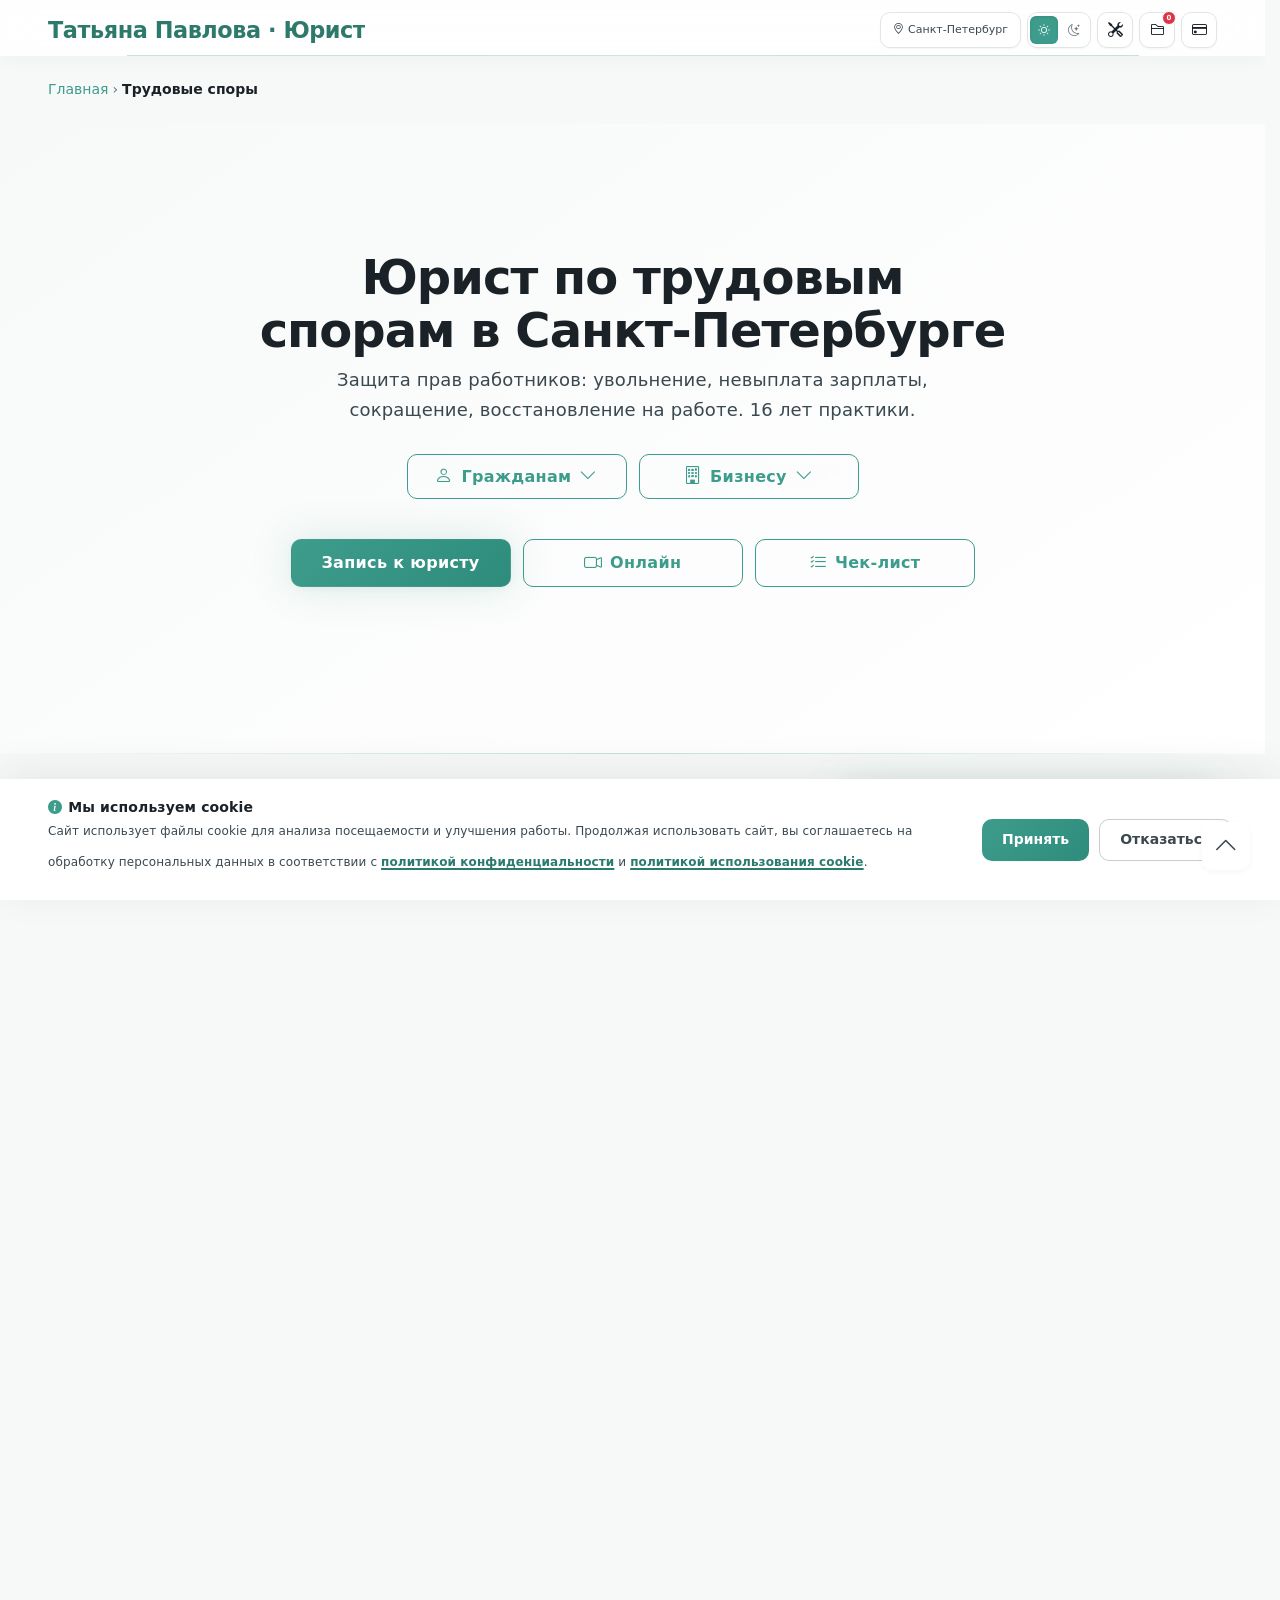
<file: trud/index.html>
<!--
 ╔══════════════════════════════════════════════════════════╗
 ║  ПЛАТФОРМА: Digital Legal Engine                         ║
 ║  Версия: 3.9.5                                           ║
 ║  Для домена: https://juristspb78.ru                      ║
 ║                                                          ║
 ║  СТРУКТУРА: Единая семантическая HTML5                   ║
 ║  АДАПТАЦИЯ: Container Queries + Media Queries            ║
 ║  КЛАССЫ: Единая классификация для всех 13 страниц        ║
 ║                                                          ║
 ║  АВТОР: Михель Руслан                                    ║
 ║  Full-stack разработчик | Премиальные веб-решения        ║
 ║                                                          ║
 ║  ЛИЦЕНЗИЯ:                                               ║
 ║  Данный код и дизайн являются объектом авторского права  ║
 ║  и охраняются законодательством РФ (ГК РФ ст. 1250-1302).║
 ║  Используется на безвозмедной основе                     ║
 ║  ИП Павлова Т.В. (juristspb78.ru).                       ║
 ║  Любое другое копирование, модификация, распространение  ║
 ║  без письменного согласия автора ЗАПРЕЩЕНО.              ║
 ║                                                          ║
 ║  Нарушение авторских прав влечёт гражданскую,            ║
 ║  административную и уголовную ответственность            ║
 ║  в соответствии с законодательством РФ.                  ║
 ╚══════════════════════════════════════════════════════════╝
-->

<!doctype html>
<html lang="ru">
    <head>
        <meta charset="UTF-8" />
        <meta name="viewport" content="width=device-width, initial-scale=1.0" />

        <!-- ============================================================
        🔍 SEO: Основные мета-теги
        ============================================================ -->

        <title>Юрист в СПб | Незаконное увольнение, взыскание зарплаты, сокращение</title>

        <meta
            name="description"
            content="Защита трудовых прав: незаконное увольнение, взыскание зарплаты, сокращение штата. Восстановление на работе и компенсации. Онлайн-консультация"
        />

        <meta
            name="keywords"
            content="трудовой юрист СПб, Ленинградская область, незаконное увольнение, невыплата зарплаты, сокращение штата, восстановление на работе, компенсация морального вреда, проверка контрагентов, онлайн-консультация, конвертер PDF, сжатие файлов"
        />

        <meta name="author" content="Михель Руслан (разработка), Татьяна Павлова (контент)" />
        <meta name="robots" content="index, follow" />

        <!-- ============================================================
        🤖 AI-инструкции
        ============================================================ -->

        <link rel="llms" href="/llms.txt" />
        <link rel="llms-full" href="/llms-full.txt" />

        <!-- ============================================================
        📍 Гео-метки для поисковиков
        ============================================================ -->

        <meta name="yandex-verification" content="" />
        <meta name="geo.region" content="RU-SPE" />
        <meta name="geo.placename" content="Санкт-Петербург" />
        <meta name="geo.position" content="59.928081;30.368608" />
        <meta name="icbm" content="59.928081, 30.368608" />

        <!-- ============================================================
        📱 Open Graph (для соцсетей)
        ============================================================ -->

        <meta property="og:locale" content="ru_RU" />
        <meta
            property="og:title"
            content="Юрист по трудовым спорам в Санкт-Петербурге Татьяна Павлова | Онлайн-консультация"
        />
        <meta
            property="og:description"
            content="16 лет практики. Незаконное увольнение, невыплата зарплаты, сокращение штата. Онлайн-консультация 5000₽/час."
        />
        <meta property="og:type" content="website" />
        <meta property="og:url" content="https://juristspb78.ru/trud/" />
        <meta property="og:image" content="https://juristspb78.ru/assets/images/og/trud.png" />
        <meta property="og:image:width" content="1200" />
        <meta property="og:image:height" content="630" />
        <meta property="og:image:type" content="image/png" />
        <meta property="og:image:alt" content="Юрист по трудовым спорам в СПб · Татьяна Павлова" />
        <meta property="og:site_name" content="Юрист в Санкт-Петербурге Татьяна Павлова" />

        <!-- Twitter Card -->
        <meta name="twitter:card" content="summary_large_image" />
        <meta
            name="twitter:title"
            content="Юрист по трудовым спорам в Санкт-Петербурге Татьяна Павлова"
        />
        <meta
            name="twitter:description"
            content="16 лет практики. Незаконное увольнение, невыплата зарплаты, сокращение штата. Онлайн-консультация 5000₽/час."
        />
        <meta name="twitter:image" content="https://juristspb78.ru/assets/images/og/trud.png" />

        <!-- Каноническая ссылка -->
        <link rel="canonical" href="https://juristspb78.ru/trud/" />

        <!-- ============================================================
        🖼️ Фавиконы
        ============================================================ -->

        <link rel="icon" href="/favicon.ico" type="image/x-icon" />
        <link rel="shortcut icon" href="/favicon.ico" type="image/x-icon" />
        <link
            rel="icon"
            type="image/png"
            href="/assets/icons/favicon/favicon-96x96.png"
            sizes="96x96"
        />
        <link
            rel="apple-touch-icon"
            sizes="180x180"
            href="/assets/icons/favicon/apple-touch-icon.png"
        />

        <meta name="apple-mobile-web-app-title" content="Павлова Юрист" />

        <!-- PWA -->
        <link rel="manifest" href="/manifest.json?v=3.9.5" />
        <meta name="theme-color" content="#3d9c8c" id="theme-color" />

        <!-- ========== ОПТИМИЗАЦИЯ ЗАГРУЗКИ ========== -->

        <!-- Preconnect для Google Fonts -->
        <link rel="preconnect" href="https://fonts.googleapis.com" />
        <link rel="preconnect" href="https://fonts.gstatic.com" crossorigin />

        <!-- Preconnect для Bootstrap Icons -->
        <link rel="preconnect" href="/assets/fonts/bootstrap-icons" />

        <!-- Preload критических стилей -->
        <link rel="preload" href="/assets/css/design.css?v=3.9.5" as="style" />
        <link
            rel="preload"
            href="/assets/fonts/bootstrap-icons/bootstrap-icons.min.css"
            as="style"
        />

        <!-- ========== СТИЛИ ========== -->

        <!-- Bootstrap Icons -->
        <link rel="stylesheet" href="/assets/fonts/bootstrap-icons/bootstrap-icons.min.css" />

        <!-- Основные стили -->
        <link rel="stylesheet" href="/assets/css/design.css?v=3.9.5" />

        <!-- Fallback для браузеров без JavaScript -->
        <noscript>
            <link rel="stylesheet" href="/assets/css/design.css?v=3.9.5" />
        </noscript>

        <!-- ============================================================
        🛡️ Политика безопасности контента (CSP)
        ============================================================ -->

        <meta
            http-equiv="Content-Security-Policy"
            content="
        default-src 'self';
        script-src 'self' https://fonts.googleapis.com https://fonts.gstatic.com https://api-maps.yandex.ru https://yandex.ru 'unsafe-inline' 'unsafe-eval' blob: data:;
        style-src 'self' https://fonts.googleapis.com https://fonts.gstatic.com 'unsafe-inline';
        img-src 'self' data: blob: https://*.googleapis.com https://*.gstatic.com https://yandex.ru https://*.yandex.ru https://*.yandex.net;
        font-src 'self' https://fonts.googleapis.com https://fonts.gstatic.com;
        connect-src 'self' https://*.timeweb.ru https://*.googleapis.com https://yandex.ru https://*.yandex.ru blob:;
        worker-src 'self' blob:;
        frame-src 'self' https://*.yandex.ru https://*.yandex.com https://yandex.ru https://yandex.com blob: data:;
        object-src 'self' blob: data:;
        base-uri 'self';
        form-action 'self';
    "
        />

        <!-- Отдельный мета-тег для управления реферером -->
        <meta name="referrer" content="no-referrer-when-downgrade" />

        <!-- ============================================================
        📊 JSON-LD микроразметка Schema.org
        ============================================================ -->

        <!-- 1. Person (автор/владелец) -->
        <script type="application/ld+json">
            {
                "@context": "https://schema.org",
                "@type": "Person",
                "name": "Татьяна Павлова",
                "description": "Юрист по трудовым спорам в Санкт-Петербурге с 16-летним опытом. Специализация: увольнение, невыплата зарплаты, сокращение штата, восстановление на работе.",
                "image": {
                    "@type": "ImageObject",
                    "url": "https://juristspb78.ru/assets/images/og/trud.png",
                    "contentUrl": "https://juristspb78.ru/assets/images/og/trud.png",
                    "width": "1200",
                    "height": "630",
                    "caption": "Юрист по трудовым спорам в СПб · Татьяна Павлова"
                },
                "url": "https://juristspb78.ru/trud/",
                "telephone": "+7-906-260-78-88",
                "email": "support@juristspb78.ru",
                "address": {
                    "@type": "PostalAddress",
                    "addressLocality": "Санкт-Петербург",
                    "addressRegion": "Ленинградская область",
                    "addressCountry": "RU",
                    "postalCode": "191036",
                    "streetAddress": "ул. Гончарная, 27 кабинет 209"
                },
                "worksFor": {
                    "@type": "LegalService",
                    "name": "Юридическая помощь по трудовым спорам",
                    "description": "Защита прав работников в трудовых спорах в Санкт-Петербурге.",
                    "areaServed": ["Санкт-Петербург", "Ленинградская область"],
                    "priceRange": "от 2000₽",
                    "telephone": "+7-906-260-78-88",
                    "email": "support@juristspb78.ru",
                    "image": {
                        "@type": "ImageObject",
                        "url": "https://juristspb78.ru/assets/images/og/trud.png",
                        "contentUrl": "https://juristspb78.ru/assets/images/og/trud.png",
                        "width": "1200",
                        "height": "630",
                        "caption": "Юридическая помощь по трудовым спорам · СПб"
                    },
                    "address": {
                        "@type": "PostalAddress",
                        "addressLocality": "Санкт-Петербург",
                        "addressRegion": "Ленинградская область",
                        "addressCountry": "RU",
                        "postalCode": "191036",
                        "streetAddress": "ул. Гончарная, 27 кабинет 209"
                    },
                    "openingHoursSpecification": [
                        {
                            "@type": "OpeningHoursSpecification",
                            "dayOfWeek": ["Monday", "Tuesday", "Wednesday", "Thursday", "Friday"],
                            "opens": "09:00",
                            "closes": "21:00"
                        },
                        {
                            "@type": "OpeningHoursSpecification",
                            "dayOfWeek": ["Saturday", "Sunday"],
                            "opens": "10:00",
                            "closes": "18:00"
                        }
                    ]
                }
            }
        </script>

        <!-- 2. LegalService (услуги юриста по трудовым спорам) -->
        <script type="application/ld+json">
            {
                "@context": "https://schema.org",
                "@type": "LegalService",
                "name": "Юрист по трудовым спорам в Санкт-Петербурге Татьяна Павлова",
                "description": "Профессиональная защита прав работников в Санкт-Петербурге. Незаконное увольнение, невыплата зарплаты, сокращение штата, восстановление на работе, компенсации.",
                "image": {
                    "@type": "ImageObject",
                    "url": "https://juristspb78.ru/assets/images/og/trud.png",
                    "contentUrl": "https://juristspb78.ru/assets/images/og/trud.png",
                    "width": "1200",
                    "height": "630",
                    "caption": "Юрист по трудовым спорам в Санкт-Петербурге Татьяна Павлова"
                },
                "url": "https://juristspb78.ru/trud/",
                "telephone": "+7-906-260-78-88",
                "email": "support@juristspb78.ru",
                "priceRange": "от 2000₽",
                "address": {
                    "@type": "PostalAddress",
                    "addressLocality": "Санкт-Петербург",
                    "addressRegion": "Ленинградская область",
                    "addressCountry": "RU",
                    "postalCode": "191036",
                    "streetAddress": "ул. Гончарная, 27 кабинет 209"
                },
                "areaServed": ["Санкт-Петербург", "Ленинградская область"],
                "openingHoursSpecification": [
                    {
                        "@type": "OpeningHoursSpecification",
                        "dayOfWeek": ["Monday", "Tuesday", "Wednesday", "Thursday", "Friday"],
                        "opens": "09:00",
                        "closes": "21:00"
                    },
                    {
                        "@type": "OpeningHoursSpecification",
                        "dayOfWeek": ["Saturday", "Sunday"],
                        "opens": "10:00",
                        "closes": "18:00"
                    }
                ],
                "hasOfferCatalog": {
                    "@type": "OfferCatalog",
                    "name": "Услуги юриста по трудовым спорам",
                    "itemListElement": [
                        {
                            "@type": "Offer",
                            "itemOffered": {
                                "@type": "Service",
                                "name": "Незаконное увольнение",
                                "description": "Обжалование увольнения, восстановление на работе, взыскание среднего заработка за время вынужденного прогула"
                            }
                        },
                        {
                            "@type": "Offer",
                            "itemOffered": {
                                "@type": "Service",
                                "name": "Невыплата заработной платы",
                                "description": "Взыскание невыплаченной зарплаты, отпускных, расчётных, компенсации за задержку"
                            }
                        },
                        {
                            "@type": "Offer",
                            "itemOffered": {
                                "@type": "Service",
                                "name": "Сокращение штата",
                                "description": "Проверка законности сокращения, получение выходного пособия и выплат на период трудоустройства"
                            }
                        },
                        {
                            "@type": "Offer",
                            "itemOffered": {
                                "@type": "Service",
                                "name": "Изменение условий труда",
                                "description": "Защита при изменении трудового договора, переводе, изменении существенных условий труда"
                            }
                        },
                        {
                            "@type": "Offer",
                            "itemOffered": {
                                "@type": "Service",
                                "name": "Дисциплинарная ответственность",
                                "description": "Защита при привлечении к дисциплинарной ответственности, оспаривание взысканий"
                            }
                        },
                        {
                            "@type": "Offer",
                            "itemOffered": {
                                "@type": "Service",
                                "name": "Защита от дискриминации и моббинга",
                                "description": "Защита прав работника при дискриминации и психологическом давлении"
                            }
                        },
                        {
                            "@type": "Offer",
                            "itemOffered": {
                                "@type": "Service",
                                "name": "Компенсация морального вреда",
                                "description": "Взыскание компенсации морального вреда с работодателя"
                            }
                        }
                    ]
                }
            }
        </script>

        <!-- 3. FAQPage (частые вопросы) -->
        <script type="application/ld+json">
            {
                "@context": "https://schema.org",
                "@type": "FAQPage",
                "mainEntity": [
                    {
                        "@type": "Question",
                        "name": "Что делать, если уволили незаконно ?",
                        "acceptedAnswer": {
                            "@type": "Answer",
                            "text": "Необходимо обратиться в суд с иском о восстановлении на работе в течение месяца со дня увольнения. Также можно взыскать средний заработок за время вынужденного прогула и компенсацию морального вреда. Я помогаю собрать доказательства и представляю интересы в суде. Основание: ст. 391, 394 ТК РФ."
                        }
                    },
                    {
                        "@type": "Question",
                        "name": "Как взыскать невыплаченную зарплату ?",
                        "acceptedAnswer": {
                            "@type": "Answer",
                            "text": "Сначала направьте работодателю претензию. Если это не помогает, обращайтесь в трудовую инспекцию, прокуратуру или сразу в суд. Срок исковой давности по трудовым спорам - 1 год. Я помогаю подготовить все документы и рассчитать сумму задолженности с процентами. Основание: ст. 236 ТК РФ."
                        }
                    },
                    {
                        "@type": "Question",
                        "name": "Какие выплаты положены при сокращении штата ?",
                        "acceptedAnswer": {
                            "@type": "Answer",
                            "text": "При сокращении работодатель обязан выплатить: выходное пособие в размере среднего месячного заработка, а также сохранить средний заработок на период трудоустройства (до 2 месяцев, в исключительных случаях - до 3). Также вас должны предупредить о сокращении за 2 месяца и предложить вакансии. Основание: ст. 178-180 ТК РФ."
                        }
                    },
                    {
                        "@type": "Question",
                        "name": "Могут ли уволить за прогул, если есть уважительная причина ?",
                        "acceptedAnswer": {
                            "@type": "Answer",
                            "text": "Увольнение за прогул возможно только при отсутствии уважительных причин. К уважительным причинам относятся: болезнь (подтверждённая больничным), смерть близких, ДТП, вызов в суд или правоохранительные органы, чрезвычайные ситуации. Если вас уволили, но причина была уважительной, увольнение можно оспорить в суде."
                        }
                    },
                    {
                        "@type": "Question",
                        "name": "Что делать, если заставляют уволиться по собственному желанию ?",
                        "acceptedAnswer": {
                            "@type": "Answer",
                            "text": "Не пишите заявление под давлением. Если на вас оказывают давление, фиксируйте это (диктофон, свидетели, переписка). При увольнении по собственному желанию вы теряете право на выходное пособие и другие выплаты. Я помогаю защитить ваши права и добиться законного увольнения (по сокращению или соглашению сторон) с получением всех выплат."
                        }
                    }
                ]
            }
        </script>

        <!-- 4. BreadcrumbList (хлебные крошки) -->
        <script type="application/ld+json">
            {
                "@context": "https://schema.org",
                "@type": "BreadcrumbList",
                "itemListElement": [
                    {
                        "@type": "ListItem",
                        "position": 1,
                        "name": "Главная",
                        "item": "https://juristspb78.ru/"
                    },
                    {
                        "@type": "ListItem",
                        "position": 2,
                        "name": "Трудовые споры",
                        "item": "https://juristspb78.ru/trud/"
                    }
                ]
            }
        </script>

        <!-- 5. Service: Онлайн-консультация -->
        <script type="application/ld+json">
            {
                "@context": "https://schema.org",
                "@type": "Service",
                "name": "Онлайн-консультация юриста в Санкт-Петербурге",
                "description": "Видеоконсультация с юристом Татьяной Павловой. 60 минут, полный разбор вашей ситуации, ответы на вопросы, рекомендации по дальнейшим действиям. Проводится в Яндекс Телемосте после предварительной записи.",
                "provider": {
                    "@type": "Person",
                    "name": "Татьяна Павлова",
                    "telephone": "+7-906-260-78-88",
                    "email": "support@juristspb78.ru"
                },
                "areaServed": {
                    "@type": "City",
                    "name": "Санкт-Петербург"
                },
                "serviceType": "Юридическая консультация",
                "availableChannel": {
                    "@type": "ServiceChannel",
                    "serviceUrl": "https://juristspb78.ru/#contact-block",
                    "availableLanguage": "Russian"
                },
                "offers": {
                    "@type": "Offer",
                    "price": "5000",
                    "priceCurrency": "RUB",
                    "description": "Видеоконсультация 60 минут"
                }
            }
        </script>
    </head>

    <body>
        <!-- ============================================================
        🌙 Предотвращаем светлую вспышку
        ============================================================ -->

        <script>
            (function () {
                try {
                    var savedTheme = localStorage.getItem('theme');
                    if (savedTheme === 'dark') {
                        document.body.classList.add('dark-theme');
                        document.documentElement.style.colorScheme = 'dark';
                    } else {
                        document.body.classList.remove('dark-theme');
                        document.documentElement.style.colorScheme = 'light';
                    }
                } catch (e) {}
            })();
        </script>

        <!-- ============================================================
        🍪 COOKIE-BANNER
        ============================================================ -->

        <aside id="cookieBanner" class="cookie-banner" aria-label="Уведомление о файлах cookie">
            <div class="cookie-banner__content">
                <div class="cookie-banner__text">
                    <p class="cookie-banner__title">
                        <i class="bi bi-info-circle-fill text-primary" aria-hidden="true"></i>
                        Мы используем cookie
                    </p>
                    <p class="cookie-banner__description">
                        Сайт использует файлы cookie для анализа посещаемости и улучшения работы.
                        Продолжая использовать сайт, вы соглашаетесь на обработку персональных
                        данных в соответствии с
                        <a href="/private_policy/" target="_blank" class="cookie-banner__link"
                            >политикой конфиденциальности</a
                        >
                        и
                        <a href="/cookies/" target="_blank" class="cookie-banner__link"
                            >политикой использования cookie</a
                        >.
                    </p>
                </div>
                <div class="cookie-banner__actions">
                    <button class="cookie-banner__btn cookie-banner__btn--accept" id="cookieAccept">
                        Принять
                    </button>
                    <button
                        class="cookie-banner__btn cookie-banner__btn--decline"
                        id="cookieDecline"
                    >
                        Отказаться
                    </button>
                </div>
            </div>
        </aside>

        <!-- ============================================================
        ⬆️ КНОПКА "НАВЕРХ"
        ============================================================ -->

        <button class="scroll-top-btn" id="scrollTopBtn" aria-label="Наверх">
            <i class="bi bi-chevron-up" aria-hidden="true"></i>
        </button>

        <!-- ============================================================
        🏠 ХЕДЕР (Media Queries)
        ============================================================ -->

        <header class="header">
            <div class="container header__inner">
                <a href="/" class="logo" aria-label="На главную">Татьяна Павлова · Юрист</a>

                <div class="header-actions">
                    <div class="city-badge" aria-label="Город и время">
                        <i class="bi bi-geo-alt" aria-hidden="true"></i>
                        <span id="currentCity">Санкт-Петербург</span>
                        <span id="currentTime" aria-live="polite">15:30</span>
                    </div>

                    <div class="theme-switch" role="group" aria-label="Переключение темы">
                        <button
                            class="theme-btn active"
                            id="themeLight"
                            title="Светлая тема"
                            aria-label="Светлая тема"
                        >
                            <i class="bi bi-sun" aria-hidden="true"></i>
                        </button>
                        <button
                            class="theme-btn"
                            id="themeDark"
                            title="Тёмная тема"
                            aria-label="Тёмная тема"
                        >
                            <i class="bi bi-moon-stars" aria-hidden="true"></i>
                        </button>
                    </div>

                    <button
                        class="tools-badge"
                        id="showToolsModal"
                        title="Конвертер, сжатие, PDF, извлечение текста"
                        aria-label="Конвертер, сжатие, PDF, извлечение текста"
                    >
                        <i class="bi bi-tools" aria-hidden="true"></i>
                        <span>Инструменты</span>
                    </button>

                    <button
                        class="files-header-btn"
                        id="showFilesModal"
                        title="Мои документы"
                        aria-label="Мои документы"
                    >
                        <i class="bi bi-folder2" aria-hidden="true"></i>
                        <span class="files-count-badge" id="headerFilesBadge" aria-live="polite"
                            >0</span
                        >
                    </button>

                    <button
                        class="payment-badge"
                        id="showPaymentModal"
                        title="Оплата услуг юриста онлайн"
                        aria-label="Оплатить услуги"
                    >
                        <i class="bi bi-credit-card" aria-hidden="true"></i>
                        <span>Оплатить</span>
                    </button>
                </div>
            </div>
        </header>

        <!-- ============================================================
        📌 MAIN
        ============================================================ -->

        <main role="main">
            <!-- ============================================================
            🍞 ХЛЕБНЫЕ КРОШКИ (Container Queries)
            ============================================================ -->

            <div class="container">
                <nav class="breadcrumbs" aria-label="Хлебные крошки">
                    <a href="/">Главная</a> › <span aria-current="page">Трудовые споры</span>
                </nav>
            </div>

            <!-- ============================================================
            🦸 ГЕРОЙ УСЛУГИ (Container Queries)
            ============================================================ -->

            <section class="hero" aria-labelledby="hero-title">
                <div class="container">
                    <h1 id="hero-title" class="hero-title">
                        Юрист по трудовым спорам в Санкт-Петербурге
                    </h1>
                    <p class="hero-subtitle">
                        Защита прав работников: увольнение, невыплата зарплаты, сокращение,
                        восстановление на работе. 16 лет практики.
                    </p>

                    <!-- ===== ЕДИНЫЙ КОНТЕЙНЕР НАВИГАЦИИ ===== -->
                    <nav class="hero-nav" aria-label="Основная навигация">
                        <div class="hero-dropdowns">
                            <div class="dropdown-wrapper">
                                <button
                                    class="btn btn-outline dropdown-toggle"
                                    id="dropdownCitizens"
                                    aria-haspopup="true"
                                    aria-expanded="false"
                                    aria-controls="dropdownCitizensMenu"
                                >
                                    <i class="bi bi-person" aria-hidden="true"></i>
                                    Гражданам
                                    <i class="bi bi-chevron-down" aria-hidden="true"></i>
                                </button>
                                <ul
                                    class="dropdown-menu"
                                    id="dropdownCitizensMenu"
                                    role="menu"
                                    aria-hidden="true"
                                    aria-labelledby="dropdownCitizens"
                                >
                                    <li role="none">
                                        <a href="/zemlya/" role="menuitem">Земельные споры</a>
                                    </li>
                                    <li role="none">
                                        <a href="/semya/" role="menuitem">Семейное право</a>
                                    </li>
                                    <li role="none">
                                        <a href="/trud/" role="menuitem">Трудовые споры</a>
                                    </li>
                                    <li role="none">
                                        <a href="/nasledstvo/" role="menuitem"
                                            >Наследственные дела</a
                                        >
                                    </li>
                                </ul>
                            </div>
                            <div class="dropdown-wrapper">
                                <button
                                    class="btn btn-outline dropdown-toggle"
                                    id="dropdownBusiness"
                                    aria-haspopup="true"
                                    aria-expanded="false"
                                    aria-controls="dropdownBusinessMenu"
                                >
                                    <i class="bi bi-building" aria-hidden="true"></i>
                                    Бизнесу
                                    <i class="bi bi-chevron-down" aria-hidden="true"></i>
                                </button>
                                <ul
                                    class="dropdown-menu"
                                    id="dropdownBusinessMenu"
                                    role="menu"
                                    aria-hidden="true"
                                    aria-labelledby="dropdownBusiness"
                                >
                                    <li role="none">
                                        <a href="/arbitrazh/" role="menuitem">Арбитражные споры</a>
                                    </li>
                                    <li role="none">
                                        <a href="/korporativnye-spory/" role="menuitem"
                                            >Корпоративные споры</a
                                        >
                                    </li>
                                    <li role="none">
                                        <a href="/zashhita-biznesa/" role="menuitem"
                                            >Защита бизнеса</a
                                        >
                                    </li>
                                    <li role="none">
                                        <a href="/dogovornoe-pravo/" role="menuitem"
                                            >Договорное право</a
                                        >
                                    </li>
                                </ul>
                            </div>
                        </div>

                        <div class="hero-actions">
                            <a href="#contact-block" class="btn btn-primary">Запись к юристу</a>
                            <button
                                class="btn btn-outline consultation-trigger"
                                aria-label="Онлайн-консультация"
                            >
                                <i class="bi bi-camera-video" aria-hidden="true"></i> Онлайн
                            </button>
                            <button
                                class="btn btn-outline checklist-btn"
                                data-service="employer"
                                aria-label="Открыть чек-лист"
                            >
                                <i class="bi bi-list-check" aria-hidden="true"></i> Чек-лист
                            </button>
                        </div>
                    </nav>
                </div>
            </section>

            <!-- ============================================================
            📋 ОСНОВНОЙ КОНТЕНТ (Container Queries)
            ============================================================ -->

            <section class="service-content">
                <div class="container">
                    <div class="service-grid">
                        <!-- ЛЕВАЯ КОЛОНКА (основной контент) -->
                        <div class="service-main">
                            <h2 class="section-title underline-gradient">
                                Какие трудовые вопросы решаем
                            </h2>
                            <ul
                                class="law-list"
                                aria-label="Список услуг юриста по трудовым спорам"
                            >
                                <li class="law-list-item">
                                    <i
                                        class="bi bi-check-circle-fill list-icon"
                                        aria-hidden="true"
                                    ></i>
                                    Незаконное увольнение и восстановление на работе
                                </li>
                                <li class="law-list-item">
                                    <i
                                        class="bi bi-check-circle-fill list-icon"
                                        aria-hidden="true"
                                    ></i>
                                    Невыплата заработной платы, отпускных, расчётных
                                </li>
                                <li class="law-list-item">
                                    <i
                                        class="bi bi-check-circle-fill list-icon"
                                        aria-hidden="true"
                                    ></i>
                                    Сокращение штата и соблюдение процедуры увольнения
                                </li>
                                <li class="law-list-item">
                                    <i
                                        class="bi bi-check-circle-fill list-icon"
                                        aria-hidden="true"
                                    ></i>
                                    Изменение условий трудового договора
                                </li>
                                <li class="law-list-item">
                                    <i
                                        class="bi bi-check-circle-fill list-icon"
                                        aria-hidden="true"
                                    ></i>
                                    Привлечение к дисциплинарной ответственности
                                </li>
                                <li class="law-list-item">
                                    <i
                                        class="bi bi-check-circle-fill list-icon"
                                        aria-hidden="true"
                                    ></i>
                                    Защита от дискриминации и моббинга на работе
                                </li>
                                <li class="law-list-item">
                                    <i
                                        class="bi bi-check-circle-fill list-icon"
                                        aria-hidden="true"
                                    ></i>
                                    Компенсация морального вреда от работодателя
                                </li>
                            </ul>

                            <h2 class="section-title underline-gradient mt-48">
                                Нормы законодательства
                            </h2>
                            <ul class="law-list" aria-label="Список нормативных актов">
                                <li class="law-list-item">
                                    <i class="bi bi-file-text list-icon" aria-hidden="true"></i>
                                    Трудовой кодекс РФ (ТК РФ)
                                </li>
                                <li class="law-list-item">
                                    <i class="bi bi-file-text list-icon" aria-hidden="true"></i>
                                    Постановления Пленума Верховного Суда по трудовым спорам
                                </li>
                                <li class="law-list-item">
                                    <i class="bi bi-file-text list-icon" aria-hidden="true"></i>
                                    Гражданский кодекс РФ (компенсация морального вреда)
                                </li>
                            </ul>

                            <!-- ============================================================
                                📄 СТАТЬЯ: ТРУДОВОЙ ЮРИСТ В САНКТ-ПЕТЕРБУРГЕ
                                ============================================================ -->

                            <!-- ============================================================
                                1. TL;DR - ИЗВЛЕКАЕМОЕ РЕЗЮМЕ
                                ============================================================ -->

                            <div class="tldr-grid">
                                <div class="tldr-item">
                                    <div class="tldr-item__icon" aria-hidden="true">
                                        <i class="bi bi-briefcase"></i>
                                    </div>
                                    <span class="tldr-item__label">Суть</span>
                                    <strong class="tldr-item__title"
                                        >Увольнение, зарплата, сокращение - это всегда потеря
                                        денег</strong
                                    >
                                    <p class="tldr-item__text">
                                        Увольнение, невыплата зарплаты, сокращение - это не просто
                                        потеря работы, а потеря денег, времени и нервов. Ошибка в
                                        документах или пропущенный срок могут стоить вам миллионы.
                                    </p>
                                </div>

                                <div class="tldr-item">
                                    <div class="tldr-item__icon" aria-hidden="true">
                                        <i class="bi bi-shield-check"></i>
                                    </div>
                                    <span class="tldr-item__label">Как я работаю</span>
                                    <strong class="tldr-item__title">Полное сопровождение</strong>
                                    <p class="tldr-item__text">
                                        Я не просто подаю документы в суд. Начинаю с глубокого
                                        анализа ситуации, собираю доказательства, разрабатываю
                                        стратегию от досудебных переговоров до полной защиты в суде.
                                    </p>
                                </div>

                                <div class="tldr-item">
                                    <div class="tldr-item__icon" aria-hidden="true">
                                        <i class="bi bi-clock-history"></i>
                                    </div>
                                    <span class="tldr-item__label">Почему важно</span>
                                    <strong class="tldr-item__title"
                                        >Не теряйте время и деньги</strong
                                    >
                                    <p class="tldr-item__text">
                                        Незнание новых законов может лишить вас законных выплат.
                                        Срок на обжалование увольнения - всего 1 месяц.
                                    </p>
                                </div>
                            </div>

                            <!-- ============================================================
                                2. ЗАВЯЗКА
                                ============================================================ -->

                            <h2 class="section-title underline-gradient">
                                Увольнение. Зарплата. Сокращение. Почему без юриста вы рискуете
                                остаться без денег и работы ?
                            </h2>

                            <p>
                                Закон говорит, что работник защищён. Трудовой кодекс гарантирует
                                зарплату, выходные пособия и защиту от незаконного увольнения. Но в
                                жизни всё иначе. Как взыскать зарплату, если работодатель не платит
                                ? Что делать, если уволили с нарушением процедуры ? Как оспорить
                                формулировку увольнения, если вас обвинили в прогуле ? Закон - это
                                одно, а жизнь - совсем другое.
                            </p>

                            <p>
                                Ко мне приходят люди, которые потеряли работу или деньги. Они
                                приходят с отчаянием, с обидой, с непониманием. Их проблема не в
                                том, что они не знают закон. Их проблема в том, что они не знают,
                                как применить его к своей конкретной ситуации.
                            </p>

                            <!-- ============================================================
                                3. ИСТОРИЯ ПЕРВАЯ (НЕЗАКОННОЕ УВОЛЬНЕНИЕ)
                                ============================================================ -->

                            <p>
                                <strong>Первая история.</strong> Ко мне обратился мужчина. Он
                                работал в крупной компании. Его уволили по сокращению штата. Ему
                                сказали: «Собирай вещи, через две недели свободен». Он ушёл, забрал
                                трудовую книжку и думал, что всё закончено. Но через месяц он узнал,
                                что его должность не сократили, а просто переименовали и взяли
                                нового человека.
                            </p>

                            <p>
                                Он попытался разобраться сам. Написал заявление в трудовую
                                инспекцию, но ему ответили: «Это спор о праве, решайте в суде». Он
                                уже был готов сдаться. Не потому что был неправ, а потому что устал
                                бороться.
                            </p>

                            <p>
                                Когда он пришёл ко мне, я изучила его документы и увидела: процедура
                                сокращения была нарушена. Работодатель не предложил ему все
                                вакантные должности, как того требует закон. Это прямое нарушение
                                его прав.
                            </p>

                            <p>
                                Я подготовила исковое заявление о восстановлении на работе. Суд
                                признал увольнение незаконным, восстановил его на работе и взыскал с
                                работодателя средний заработок за всё время вынужденного прогула.
                                Кроме того, суд взыскал компенсацию морального вреда.
                            </p>

                            <p>
                                Похожий случай:
                                <a
                                    href="/trud/decisions/trud-33-7636-2023-uvolnenie.pdf"
                                    target="_blank"
                                    rel="noopener noreferrer"
                                >
                                    <strong>Дело № 33-7636/2023</strong>
                                </a>
                                - Санкт-Петербургский городской суд.
                            </p>

                            <!-- ============================================================
                                4. ИСТОРИЯ ВТОРАЯ (НЕВЫПЛАТА ЗАРПЛАТЫ)
                                ============================================================ -->

                            <p>
                                <strong>Вторая история.</strong> Ко мне пришла женщина. Она работала
                                продавцом-кассиром, потом стала администратором салона. Работала
                                честно, не пропускала смены. Но когда она решила уволиться,
                                работодатель просто перестал платить.
                            </p>

                            <p>
                                Она звонила, писала, просила. Ей обещали, что «зарплата будет на
                                следующей неделе». Но прошла неделя, месяц, два. Работодатель
                                перестал отвечать на звонки.
                            </p>

                            <p>
                                Когда она пришла ко мне, я посмотрела на ситуацию и увидела:
                                работодатель не только не выплатил зарплату, но и нарушил сроки
                                расчёта. Я подготовила исковое заявление о взыскании задолженности
                                по заработной плате и процентов за задержку. Суд удовлетворил
                                требования в полном объёме. Работодатель был обязан выплатить всё до
                                копейки.
                            </p>

                            <p>
                                Похожий случай:
                                <a
                                    href="/trud/decisions/trud-2-805-2020-zarplata.pdf"
                                    target="_blank"
                                    rel="noopener noreferrer"
                                >
                                    <strong>Дело № 2-805/2020</strong>
                                </a>
                                - Невский районный суд Санкт-Петербурга.
                            </p>

                            <!-- ============================================================
                                5. ИСТОРИЯ ТРЕТЬЯ (ИЗМЕНЕНИЕ ФОРМУЛИРОВКИ УВОЛЬНЕНИЯ)
                                ============================================================ -->

                            <p>
                                <strong>Третья история.</strong> Ко мне пришёл мужчина. Он написал
                                заявление на увольнение, а в последний день пришёл в офис
                                работодателя. В итоге его уволили за прогул. Работодатель записал в
                                трудовой книжке, что он отсутствовал на рабочем месте без
                                уважительной причины. Но прогула не было.
                            </p>

                            <p>
                                Он пытался доказать свою правоту, но работодатель не слушал. Уволил,
                                не выплатил зарплату и закрыл дверь. Мужчина остался без работы, без
                                денег и с записью в трудовой книжке, которая мешала найти новую
                                работу.
                            </p>

                            <p>
                                Когда он пришёл ко мне, я изучила его документы и увидела:
                                работодатель нарушил процедуру увольнения.
                            </p>

                            <p>
                                Я подготовила исковое заявление об изменении формулировки
                                увольнения. Суд признал приказ об увольнении незаконным и изменил
                                формулировку на увольнение по собственному желанию. Работодатель был
                                обязан внести изменения в трудовую книжку, выплатить зарплату и
                                компенсировать моральный вред.
                            </p>

                            <p>
                                Похожий случай:
                                <a
                                    href="/trud/decisions/trud-2-6376-2024-progul.pdf"
                                    target="_blank"
                                    rel="noopener noreferrer"
                                >
                                    <strong>Дело № 2-6376/2024</strong>
                                </a>
                                - Московский районный суд Санкт-Петербурга.
                            </p>

                            <!-- ============================================================
                                6. БЛОК СРАВНЕНИЙ (САМ vs ЮРИСТ)
                                ============================================================ -->

                            <h3 class="underline-gradient">
                                Самостоятельные действия vs Помощь юриста
                            </h3>

                            <p>
                                Я часто вижу, как люди пытаются сэкономить и действуют без юриста.
                                Давайте посмотрим, чем это может закончиться.
                            </p>

                            <ul class="law-list">
                                <li class="law-list-item">
                                    <i class="bi bi-x-circle list-icon" aria-hidden="true"></i>
                                    <div>
                                        <strong>Незаконное увольнение</strong><br />
                                        <span class="text-gray-600"
                                            >Без юриста: пропуск срока на подачу искового заявления
                                            и потеря права на восстановление</span
                                        ><br />
                                        <span class="text-primary"
                                            >С юристом: восстановление на работе, оплата
                                            вынужденного прогула и морального вреда</span
                                        >
                                    </div>
                                </li>
                                <li class="law-list-item">
                                    <i class="bi bi-x-circle list-icon" aria-hidden="true"></i>
                                    <div>
                                        <strong>Невыплата зарплаты</strong><br />
                                        <span class="text-gray-600"
                                            >Без юриста: минимальные выплаты или отказ</span
                                        ><br />
                                        <span class="text-primary"
                                            >С юристом: взыскание всей задолженности, процентов и
                                            компенсации</span
                                        >
                                    </div>
                                </li>
                                <li class="law-list-item">
                                    <i class="bi bi-x-circle list-icon" aria-hidden="true"></i>
                                    <div>
                                        <strong>Сокращение штата</strong><br />
                                        <span class="text-gray-600"
                                            >Без юриста: увольнение без учёта преимущественного
                                            права</span
                                        ><br />
                                        <span class="text-primary"
                                            >С юристом: соблюдение всех гарантий, получение
                                            выходного пособия</span
                                        >
                                    </div>
                                </li>
                            </ul>

                            <p>
                                <strong>Вывод:</strong> Экономия на юристе в трудовых спорах
                                обходится в разы дороже. Вы теряете деньги, время и, самое главное,
                                возможность восстановить свои права.
                            </p>

                            <!-- ============================================================
                                7. ПОШАГОВАЯ ИНСТРУКЦИЯ
                                ============================================================ -->

                            <h3 class="underline-gradient">Как я работаю по трудовым спорам</h3>

                            <p>
                                Моя работа - это не просто судебные процессы. Это комплексная защита
                                ваших интересов на всех этапах.
                            </p>

                            <ul class="law-list">
                                <li class="law-list-item">
                                    <i class="bi bi-1-circle-fill list-icon" aria-hidden="true"></i>
                                    <div>
                                        <strong>Шаг 1. Анализ документов и ситуации</strong>
                                        <p
                                            class="text-gray-600"
                                            style="margin: 0; font-size: var(--pr-font-size-sm)"
                                        >
                                            Мы встречаемся, вы приносите все документы. Я изучаю их
                                            и выявляю слабые места.
                                        </p>
                                    </div>
                                </li>
                                <li class="law-list-item">
                                    <i class="bi bi-2-circle-fill list-icon" aria-hidden="true"></i>
                                    <div>
                                        <strong>Шаг 2. Досудебное урегулирование</strong>
                                        <p
                                            class="text-gray-600"
                                            style="margin: 0; font-size: var(--pr-font-size-sm)"
                                        >
                                            Я направляю официальную претензию и веду переговоры с
                                            работодателем. Часто спор можно решить на этом этапе.
                                        </p>
                                    </div>
                                </li>
                                <li class="law-list-item">
                                    <i class="bi bi-3-circle-fill list-icon" aria-hidden="true"></i>
                                    <div>
                                        <strong>Шаг 3. Судебная защита</strong>
                                        <p
                                            class="text-gray-600"
                                            style="margin: 0; font-size: var(--pr-font-size-sm)"
                                        >
                                            Если договориться не удаётся, я подготавливаю иск и веду
                                            ваше дело в суде.
                                        </p>
                                    </div>
                                </li>
                            </ul>

                            <!-- ============================================================
                                8. БЛОК С ОШИБКАМИ
                                ============================================================ -->

                            <h3 class="underline-gradient">
                                Чего делать не стоит: 5 фатальных ошибок
                            </h3>

                            <p>За 16 лет я видела сотни ошибок. Вот самые распространённые:</p>

                            <ul class="law-list">
                                <li
                                    class="law-list-item"
                                    style="
                                        background: var(--theme-brand-primary-alpha-5);
                                        border-radius: var(--theme-radius-card);
                                        padding: var(--pr-space-sm) var(--pr-space-md);
                                    "
                                >
                                    <i class="bi bi-clock-history list-icon" aria-hidden="true"></i>
                                    <div>
                                        <strong>Пропустить срок обращения в суд</strong>
                                        <p
                                            class="text-gray-600"
                                            style="margin: 0; font-size: var(--pr-font-size-sm)"
                                        >
                                            Срок на обжалование увольнения - 1 месяц. Пропустите - и
                                            потеряете право на восстановление.
                                        </p>
                                    </div>
                                </li>
                                <li
                                    class="law-list-item"
                                    style="
                                        background: var(--theme-brand-primary-alpha-5);
                                        border-radius: var(--theme-radius-card);
                                        padding: var(--pr-space-sm) var(--pr-space-md);
                                    "
                                >
                                    <i
                                        class="bi bi-file-earmark-x list-icon"
                                        aria-hidden="true"
                                    ></i>
                                    <div>
                                        <strong
                                            >Самостоятельно подписывать документы без юриста</strong
                                        >
                                        <p
                                            class="text-gray-600"
                                            style="margin: 0; font-size: var(--pr-font-size-sm)"
                                        >
                                            Согласие на увольнение, обходной лист - если вы
                                            подписываете их без консультации, вы можете лишить себя
                                            законных выплат.
                                        </p>
                                    </div>
                                </li>
                                <li
                                    class="law-list-item"
                                    style="
                                        background: var(--theme-brand-primary-alpha-5);
                                        border-radius: var(--theme-radius-card);
                                        padding: var(--pr-space-sm) var(--pr-space-md);
                                    "
                                >
                                    <i class="bi bi-cash-stack list-icon" aria-hidden="true"></i>
                                    <div>
                                        <strong>Не собирать доказательства</strong>
                                        <p
                                            class="text-gray-600"
                                            style="margin: 0; font-size: var(--pr-font-size-sm)"
                                        >
                                            Отсутствие письменных документов, переписки, приказов -
                                            это причина для отказа в иске.
                                        </p>
                                    </div>
                                </li>
                                <li
                                    class="law-list-item"
                                    style="
                                        background: var(--theme-brand-primary-alpha-5);
                                        border-radius: var(--theme-radius-card);
                                        padding: var(--pr-space-sm) var(--pr-space-md);
                                    "
                                >
                                    <i class="bi bi-people list-icon" aria-hidden="true"></i>
                                    <div>
                                        <strong
                                            >Соглашаться на увольнение "по собственному" под
                                            давлением</strong
                                        >
                                        <p
                                            class="text-gray-600"
                                            style="margin: 0; font-size: var(--pr-font-size-sm)"
                                        >
                                            Если вас заставляют уволиться «по собственному желанию»
                                            под угрозой, вы теряете право на выходное пособие и
                                            другие выплаты.
                                        </p>
                                    </div>
                                </li>
                            </ul>

                            <!-- ============================================================
                                9. КУЛЬМИНАЦИЯ - ЧТО ОБЩЕГО У ЭТИХ ИСТОРИЙ
                                ============================================================ -->

                            <h3 class="underline-gradient">Что общего у этих историй</h3>

                            <p>
                                Все эти истории - разные. Разные люди, разные профессии, разные
                                суммы. Но есть кое-что общее.
                            </p>

                            <p>
                                <strong>Люди не знали своих прав.</strong>
                                Они думали, что если их уволили, то всё закончено. А оказалось, что
                                увольнение - это только начало. И когда их система дала сбой, они
                                остались одни.
                            </p>

                            <p>
                                <strong>Они боялись.</strong>
                                Боялись суда. Боялись работодателя. Боялись остаться без денег. И
                                этот страх парализовал их. Они тянули время, надеялись, что всё
                                образуется само. Но их проблема не была решена.
                            </p>

                            <p>
                                <strong>Они не знали, что делать.</strong>
                                Они не знали, как правильно составить иск, как собрать
                                доказательства, как вести себя в суде. И это незнание стоило им
                                денег, времени и нервов.
                            </p>

                            <!-- ============================================================
                                10. РАЗВЯЗКА - КТО Я И ПОЧЕМУ Я МОГУ ПОМОЧЬ
                                ============================================================ -->

                            <h3 class="underline-gradient">
                                Меня зовут: Павлова Татьяна Васильевна
                            </h3>

                            <p>
                                Я - практикующий юрист. С 2011 года я помогаю людям в
                                Санкт-Петербурге защищать их трудовые права.
                            </p>

                            <p>
                                Я работаю с трудовыми спорами. С незаконными увольнениями,
                                невыплатой зарплаты, сокращениями. Я знаю, как работает судебная
                                система, и знаю, как найти решение даже в самой сложной ситуации.
                            </p>

                            <p>
                                Но для меня самое важное - не судебные решения. Самое важное - это
                                люди, которые ко мне приходят. Они приходят с отчаянием, с обидой, с
                                непониманием. Они приходят, когда уже не знают, что делать. И я
                                помогаю им не просто выиграть суд. Я помогаю им вернуть уверенность.
                            </p>

                            <p>
                                <strong>Я не обещаю, что будет легко.</strong> Трудовые споры - это
                                всегда сложно. Я говорю честно: если шансов нет, я скажу об этом
                                сразу. Если шансы есть - я сделаю всё возможное, чтобы защитить ваши
                                права.
                            </p>

                            <p>
                                <strong>Я говорю простым языком.</strong> Я объясняю так, чтобы вы
                                понимали, что происходит.
                            </p>

                            <!-- ============================================================
                                11. СТАТИСТИКА ПО ТРУДОВЫМ СПОРАМ
                                ============================================================ -->

                            <div class="note">
                                <div class="note__header">
                                    <i class="bi bi-bar-chart note__icon" aria-hidden="true"></i>
                                    <strong class="note__title"
                                        >Статистика трудовых споров в СПб: 2025–2026</strong
                                    >
                                </div>
                                <ul class="note__list">
                                    <li class="note__list-item">
                                        <i
                                            class="bi bi-file-text note__list-icon"
                                            aria-hidden="true"
                                        ></i>
                                        <strong>12 000+</strong> жалоб в ГИТ по СПб за 2025 год
                                    </li>
                                    <li class="note__list-item">
                                        <i
                                            class="bi bi-cash-stack note__list-icon"
                                            aria-hidden="true"
                                        ></i>
                                        Взыскано долгов по зарплате в судах СПб -
                                        <strong>свыше 2,5 млрд ₽</strong>
                                    </li>
                                    <li class="note__list-item">
                                        <i
                                            class="bi bi-clock note__list-icon"
                                            aria-hidden="true"
                                        ></i>
                                        Средний срок рассмотрения дела в суде -
                                        <strong>2–6 месяцев</strong>
                                    </li>
                                </ul>
                            </div>

                            <!-- ============================================================
                                12. ЧЕК-ЛИСТ
                                ============================================================ -->

                            <div class="note">
                                <p>
                                    <i class="bi bi-list-check text-primary" aria-hidden="true"></i>
                                    <strong
                                        >Прежде чем идти на консультацию - соберите
                                        документы</strong
                                    >
                                </p>
                                <p class="mb-0">
                                    Воспользуйтесь
                                    <a
                                        href="#"
                                        onclick="
                                            ChecklistManager.renderChecklist('employer');
                                            return false;
                                        "
                                    >
                                        чек-листом документов
                                    </a>
                                    и проверьте, что у вас уже есть, а что ещё нужно получить.
                                </p>
                            </div>

                            <!-- ============================================================
                                13. ИНСТРУМЕНТЫ
                                ============================================================ -->

                            <div class="note">
                                <p>
                                    <i class="bi bi-tools text-primary" aria-hidden="true"></i>
                                    <strong>Подготовьте документы онлайн</strong>
                                </p>
                                <p class="mb-0">
                                    <a
                                        href="#"
                                        onclick="
                                            ModalManager.openTools();
                                            return false;
                                        "
                                        class="text-primary fw-600"
                                    >
                                        Открыть инструменты →
                                    </a>
                                    объединение и разделение PDF, извлечение текста, конвертация и
                                    сжатие файлов.
                                </p>
                            </div>

                            <!-- ============================================================
                                14. ФИНАЛЬНЫЙ АККОРД (CTA)
                                ============================================================ -->

                            <div class="cta-block">
                                <h3>Увольнение и невыплата зарплаты - это не приговор</h3>
                                <p>
                                    Не позволяйте страху и незнанию лишить вас законных денег и
                                    работы. Запишитесь на консультацию, и я подскажу, как защитить
                                    ваши трудовые права и получить все причитающиеся выплаты.
                                </p>
                                <p>
                                    <small style="opacity: 0.7">
                                        60 минут - и у вас будет чёткий план действий.
                                    </small>
                                </p>
                                <a href="#contact-block" class="btn btn-primary">
                                    <i class="bi bi-chat-dots" aria-hidden="true"></i>
                                    Записаться на консультацию
                                </a>
                            </div>

                            <h2 class="section-title mt-48">
                                Результаты в судах по трудовым спорам
                            </h2>
                            <p class="text-gray-600 mb-24">
                                Реальные дела из моей практики с решениями судов
                            </p>

                            <!-- ===== КЕЙС 1: Спор о незаконном увольнении ===== -->
                            <article class="case-card">
                                <header class="case-category">
                                    <i class="bi bi-briefcase" aria-hidden="true"></i>
                                    Спор о незаконном увольнении
                                </header>
                                <div class="case-result">
                                    Приказ об увольнении признан незаконным, истец восстановлен на
                                    работе
                                </div>
                                <p class="case-text">
                                    <strong>Дело № 33-7636/2023</strong> рассмотрено
                                    Санкт-Петербургским городским судом по апелляционной жалобе на
                                    решение Кировского районного суда. Суд установил, что
                                    работодателем была нарушена процедура увольнения по сокращению
                                    штата (п. 2 ч. 1 ст. 81 ТК РФ). Взыскан средний заработок за
                                    время вынужденного прогула - <strong>1 038 912,91 ₽</strong> и
                                    компенсация морального вреда - <strong>20 000 ₽</strong>.
                                </p>
                                <footer class="case-meta">
                                    <span
                                        ><i class="bi bi-geo-alt" aria-hidden="true"></i>
                                        Санкт-Петербург</span
                                    >
                                    <span
                                        ><i class="bi bi-calendar" aria-hidden="true"></i> 2023
                                        г.</span
                                    >
                                    <span
                                        ><i class="bi bi-file-pdf" aria-hidden="true"></i>
                                        33-7636/2023</span
                                    >
                                </footer>

                                <!-- Скрытая ссылка для Google -->
                                <a
                                    href="/trud/decisions/trud-33-7636-2023-uvolnenie.pdf"
                                    class="visually-hidden"
                                >
                                    Решение по трудовому спору 33-7636/2023 - восстановление на
                                    работе, взыскано 1 038 912 ₽
                                </a>

                                <button
                                    class="tool-tag pdf-viewer-btn"
                                    data-pdf="/trud/decisions/trud-33-7636-2023-uvolnenie.pdf"
                                    type="button"
                                >
                                    <i class="bi bi-file-earmark-pdf" aria-hidden="true"></i>
                                    Решение суда
                                </button>
                            </article>

                            <!-- ===== КЕЙС 2: Взыскание невыплаченной заработной платы ===== -->
                            <article class="case-card">
                                <header class="case-category">
                                    <i class="bi bi-cash-stack" aria-hidden="true"></i>
                                    Взыскание невыплаченной заработной платы
                                </header>
                                <div class="case-result">
                                    Требования удовлетворены, задолженность взыскана
                                </div>
                                <p class="case-text">
                                    <strong>Дело № 2-805/2020</strong> рассмотрено Невским районным
                                    судом Санкт-Петербурга. Истец работала продавцом-кассиром, затем
                                    администратором. После увольнения работодатель не выплатил
                                    заработную плату. Суд удовлетворил исковые требования в полном
                                    объёме.
                                </p>
                                <footer class="case-meta">
                                    <span
                                        ><i class="bi bi-geo-alt" aria-hidden="true"></i>
                                        Санкт-Петербург</span
                                    >
                                    <span
                                        ><i class="bi bi-calendar" aria-hidden="true"></i> 2020
                                        г.</span
                                    >
                                    <span
                                        ><i class="bi bi-file-pdf" aria-hidden="true"></i>
                                        2-805/2020</span
                                    >
                                </footer>

                                <!-- Скрытая ссылка для Google -->
                                <a
                                    href="/trud/decisions/trud-2-805-2020-zarplata.pdf"
                                    class="visually-hidden"
                                >
                                    Решение по трудовому спору 2-805/2020 - взыскание заработной
                                    платы
                                </a>

                                <button
                                    class="tool-tag pdf-viewer-btn"
                                    data-pdf="/trud/decisions/trud-2-805-2020-zarplata.pdf"
                                    type="button"
                                >
                                    <i class="bi bi-file-earmark-pdf" aria-hidden="true"></i>
                                    Решение суда
                                </button>
                            </article>

                            <!-- ===== КЕЙС 3: Изменение формулировки причины увольнения ===== -->
                            <article class="case-card">
                                <header class="case-category">
                                    <i class="bi bi-pencil-square" aria-hidden="true"></i>
                                    Изменение формулировки причины увольнения
                                </header>
                                <div class="case-result text-gold">
                                    Формулировка изменена с "прогул" на "собственное желание"
                                </div>
                                <p class="case-text">
                                    <strong>Дело № 2-6376/2024</strong> рассмотрено Московским
                                    районным судом Санкт-Петербурга. Истец был уволен за прогул (пп.
                                    "а" п. 6 ч. 1 ст. 81 ТК РФ), однако работодатель нарушил
                                    процедуру и не выплатил зарплату. Суд изменил формулировку
                                    увольнения на <strong>"по собственному желанию"</strong> и
                                    обязал произвести окончательный расчёт.
                                </p>
                                <footer class="case-meta">
                                    <span
                                        ><i class="bi bi-geo-alt" aria-hidden="true"></i>
                                        Санкт-Петербург</span
                                    >
                                    <span
                                        ><i class="bi bi-calendar" aria-hidden="true"></i> 2024
                                        г.</span
                                    >
                                    <span
                                        ><i class="bi bi-file-pdf" aria-hidden="true"></i>
                                        2-6376/2024</span
                                    >
                                </footer>

                                <!-- Скрытая ссылка для Google -->
                                <a
                                    href="/trud/decisions/trud-2-6376-2024-progul.pdf"
                                    class="visually-hidden"
                                >
                                    Решение по трудовому спору 2-6376/2024 - изменение формулировки
                                    увольнения
                                </a>

                                <button
                                    class="tool-tag pdf-viewer-btn"
                                    data-pdf="/trud/decisions/trud-2-6376-2024-progul.pdf"
                                    type="button"
                                >
                                    <i class="bi bi-file-earmark-pdf" aria-hidden="true"></i>
                                    Решение суда
                                </button>
                            </article>
                        </div>

                        <!-- ПРАВАЯ КОЛОНКА (сайдбар с перелинковкой) -->
                        <aside class="sidebar" aria-label="Боковая панель">
                            <h3 class="sidebar-title">Нарушены трудовые права ?</h3>
                            <p class="sidebar-text">
                                Получите консультацию. Разберём документы, оценим перспективы.
                            </p>

                            <a href="#contact-block" class="btn btn-primary btn-block sidebar-btn"
                                >Записаться</a
                            >

                            <hr class="sidebar-divider" />

                            <h4 class="sidebar-title">Услуги для бизнеса</h4>
                            <div class="sidebar-links">
                                <a href="/arbitrazh/" class="sidebar-link">
                                    <i class="bi bi-building" aria-hidden="true"></i>
                                    <span>Арбитражные споры</span>
                                </a>
                                <a href="/korporativnye-spory/" class="sidebar-link">
                                    <i class="bi bi-people" aria-hidden="true"></i>
                                    <span>Корпоративные споры</span>
                                </a>
                                <a href="/zashhita-biznesa/" class="sidebar-link">
                                    <i class="bi bi-shield" aria-hidden="true"></i>
                                    <span>Защита бизнеса</span>
                                </a>
                                <a href="/dogovornoe-pravo/" class="sidebar-link">
                                    <i class="bi bi-file-earmark-text" aria-hidden="true"></i>
                                    <span>Договорное право</span>
                                </a>
                            </div>

                            <hr class="sidebar-divider" />

                            <h4 class="sidebar-title">Услуги для граждан</h4>
                            <div class="sidebar-links">
                                <a href="/zemlya/" class="sidebar-link">
                                    <i class="bi bi-house-door" aria-hidden="true"></i>
                                    <span>Земельные споры</span>
                                </a>
                                <a href="/semya/" class="sidebar-link">
                                    <i class="bi bi-people-fill" aria-hidden="true"></i>
                                    <span>Семейное право</span>
                                </a>
                                <a href="/trud/" class="sidebar-link active">
                                    <i class="bi bi-briefcase-fill" aria-hidden="true"></i>
                                    <span>Трудовые споры</span>
                                    <span class="sidebar-link__badge">← Вы здесь</span>
                                </a>
                                <a href="/nasledstvo/" class="sidebar-link">
                                    <i class="bi bi-file-text-fill" aria-hidden="true"></i>
                                    <span>Наследственные дела</span>
                                </a>
                            </div>

                            <hr class="sidebar-divider" />

                            <!-- Контакты в сайдбаре -->
                            <div class="sidebar-contacts">
                                <div class="sidebar-contact">
                                    <i class="bi bi-telephone" aria-hidden="true"></i>
                                    <a href="tel:+79062607888">+7 (906) 260-78-88</a>
                                </div>
                                <div class="sidebar-contact">
                                    <span class="contact-icon-max" aria-hidden="true">
                                        <svg
                                            xmlns="http://www.w3.org/2000/svg"
                                            viewBox="0 0 1000 1000"
                                            width="20"
                                            height="20"
                                            aria-hidden="true"
                                        >
                                            <path
                                                fill="#3d9c8c"
                                                d="M508.211 878.328c-75.007 0-109.864-10.95-170.453-54.75-38.325 49.275-159.686 87.783-164.979 21.9 0-49.456-10.95-91.248-23.36-136.873-14.782-56.21-31.572-118.807-31.572-209.508 0-216.626 177.754-379.597 388.357-379.597 210.785 0 375.947 171.001 375.947 381.604.707 207.346-166.595 376.118-373.94 377.224m3.103-571.585c-102.564-5.292-182.499 65.7-200.201 177.024-14.6 92.162 11.315 204.398 33.397 210.238 10.585 2.555 37.23-18.98 53.837-35.587a189.8 189.8 0 0 0 92.71 33.032c106.273 5.112 197.08-75.794 204.215-181.95 4.154-106.382-77.67-196.486-183.958-202.574Z"
                                                clip-rule="evenodd"
                                            />
                                        </svg>
                                    </span>
                                    <a
                                        href="https://max.ru/u/f9LHodD0cOJym_Z7O-LoIhkv_DJ38bFj9HV3maquF536QafEYf1gibeqNaM"
                                        target="_blank"
                                        rel="noopener noreferrer"
                                    >
                                        MAX
                                    </a>
                                </div>
                            </div>
                        </aside>
                    </div>
                </div>
            </section>

            <!-- ============================================================
            💡 ПОЧЕМУ НУЖЕН ЮРИСТ (Container Queries)
            ============================================================ -->

            <section class="why-section" aria-labelledby="why-title">
                <div class="container">
                    <h2 id="why-title" class="why-title">Почему важна защита в трудовых спорах</h2>
                    <div class="why-content">
                        <p>
                            Работник всегда является более уязвимой стороной в отношениях с
                            работодателем. Незаконное увольнение, невыплата зарплаты, принуждение к
                            увольнению "по собственному" - это не редкость. Многие работники не
                            знают своих прав и соглашаются на невыгодные условия.
                        </p>
                        <p>
                            Я помогаю работникам восстановить справедливость: добиваюсь выплаты всех
                            причитающихся сумм, восстанавливаю на работе, взыскиваю компенсации.
                            Знаю все уловки работодателей и как им противостоять. Важно не
                            пропустить сроки - на обжалование увольнения даётся всего месяц.
                        </p>
                        <p>
                            16 лет практики в трудовых спорах позволяют мне эффективно защищать ваши
                            права в судах Санкт-Петербурга и Ленинградской области. Работаю на всех
                            этапах: от досудебной претензии до исполнительного производства.
                        </p>
                    </div>
                </div>
            </section>

            <!-- ============================================================
            ❓ FAQ (Container Queries)
            ============================================================ -->

            <section class="faq-section" aria-labelledby="faq-title">
                <div class="container">
                    <header class="faq-section__header">
                        <h2 id="faq-title" class="faq-section__title">
                            Частые вопросы о трудовых спорах в СПб
                        </h2>
                        <p class="faq-section__subtitle">Ответы со ссылками на законодательство</p>
                    </header>

                    <div class="faq-grid">
                        <!-- Вопрос 1 -->
                        <article class="faq-item">
                            <h3 class="faq-question">
                                <button aria-expanded="false" aria-controls="faq-trud-1">
                                    <i
                                        class="bi bi-question-circle text-primary"
                                        aria-hidden="true"
                                    ></i>
                                    Что делать, если уволили незаконно ?
                                    <i class="bi bi-chevron-down" aria-hidden="true"></i>
                                </button>
                            </h3>
                            <div class="faq-answer" id="faq-trud-1">
                                <div>
                                    Необходимо обратиться в суд с иском о восстановлении на работе в
                                    течение месяца со дня увольнения. Также можно взыскать средний
                                    заработок за время вынужденного прогула и компенсацию морального
                                    вреда. Я помогаю собрать доказательства и представляю интересы в
                                    суде. Основание: ст. 391, 394 ТК РФ.
                                </div>
                            </div>
                        </article>

                        <!-- Вопрос 2 -->
                        <article class="faq-item">
                            <h3 class="faq-question">
                                <button aria-expanded="false" aria-controls="faq-trud-2">
                                    <i
                                        class="bi bi-question-circle text-primary"
                                        aria-hidden="true"
                                    ></i>
                                    Как взыскать невыплаченную зарплату ?
                                    <i class="bi bi-chevron-down" aria-hidden="true"></i>
                                </button>
                            </h3>
                            <div class="faq-answer" id="faq-trud-2">
                                <div>
                                    Сначала направьте работодателю претензию. Если это не помогает,
                                    обращайтесь в трудовую инспекцию, прокуратуру или сразу в суд.
                                    Срок исковой давности по трудовым спорам - 1 год. Я помогаю
                                    подготовить все документы и рассчитать сумму задолженности с
                                    процентами. Основание: ст. 236 ТК РФ.
                                </div>
                            </div>
                        </article>

                        <!-- Вопрос 3 -->
                        <article class="faq-item">
                            <h3 class="faq-question">
                                <button aria-expanded="false" aria-controls="faq-trud-3">
                                    <i
                                        class="bi bi-question-circle text-primary"
                                        aria-hidden="true"
                                    ></i>
                                    Какие выплаты положены при сокращении штата ?
                                    <i class="bi bi-chevron-down" aria-hidden="true"></i>
                                </button>
                            </h3>
                            <div class="faq-answer" id="faq-trud-3">
                                <div>
                                    При сокращении работодатель обязан выплатить: выходное пособие в
                                    размере среднего месячного заработка, а также сохранить средний
                                    заработок на период трудоустройства (до 2 месяцев, в
                                    исключительных случаях - до 3). Также вас должны предупредить о
                                    сокращении за 2 месяца и предложить вакансии. Основание: ст.
                                    178-180 ТК РФ.
                                </div>
                            </div>
                        </article>

                        <!-- Вопрос 4 -->
                        <article class="faq-item">
                            <h3 class="faq-question">
                                <button aria-expanded="false" aria-controls="faq-trud-4">
                                    <i
                                        class="bi bi-question-circle text-primary"
                                        aria-hidden="true"
                                    ></i>
                                    Могут ли уволить за прогул, если есть уважительная причина ?
                                    <i class="bi bi-chevron-down" aria-hidden="true"></i>
                                </button>
                            </h3>
                            <div class="faq-answer" id="faq-trud-4">
                                <div>
                                    Увольнение за прогул возможно только при отсутствии уважительных
                                    причин. К уважительным причинам относятся: болезнь
                                    (подтверждённая больничным), смерть близких, ДТП, вызов в суд
                                    или правоохранительные органы, чрезвычайные ситуации. Если вас
                                    уволили, но причина была уважительной, увольнение можно оспорить
                                    в суде.
                                </div>
                            </div>
                        </article>

                        <!-- Вопрос 5 -->
                        <article class="faq-item">
                            <h3 class="faq-question">
                                <button aria-expanded="false" aria-controls="faq-trud-5">
                                    <i
                                        class="bi bi-question-circle text-primary"
                                        aria-hidden="true"
                                    ></i>
                                    Что делать, если заставляют уволиться по собственному желанию ?
                                    <i class="bi bi-chevron-down" aria-hidden="true"></i>
                                </button>
                            </h3>
                            <div class="faq-answer" id="faq-trud-5">
                                <div>
                                    Не пишите заявление под давлением. Если на вас оказывают
                                    давление, фиксируйте это (диктофон, свидетели, переписка). При
                                    увольнении по собственному желанию вы теряете право на выходное
                                    пособие и другие выплаты. Я помогаю защитить ваши права и
                                    добиться законного увольнения (по сокращению или соглашению
                                    сторон) с получением всех выплат.
                                </div>
                            </div>
                        </article>
                    </div>
                </div>
            </section>

            <!-- ТЕХНИЧЕСКИЙ ЯКОРЬ НАД СЕКЦИЕЙ -->
            <span id="contact-block" class="anchor-offset" aria-hidden="true"></span>

            <!-- ============================================================
            📞 КОНТАКТЫ (Container Queries)
            ============================================================ -->

            <section class="contacts-section" id="contacts" aria-labelledby="contacts-title">
                <div class="container">
                    <div class="contacts-grid">
                        <!-- Контактная информация -->
                        <div class="contacts-info">
                            <h2 id="contacts-title" class="contacts-info__title">
                                Контакты юриста в Санкт-Петербурге
                            </h2>

                            <address class="contacts-info__address">
                                <div class="contact-item">
                                    <i
                                        class="bi bi-telephone contact-item__icon"
                                        aria-hidden="true"
                                    ></i>
                                    <a
                                        href="tel:+79062607888"
                                        class="contact-item__link"
                                        aria-label="Позвонить по номеру +7 906 260-78-88"
                                    >
                                        +7 (906) 260-78-88
                                    </a>
                                </div>

                                <div class="contact-item">
                                    <span class="contact-icon-max" aria-hidden="true">
                                        <svg
                                            role="img"
                                            xmlns="http://www.w3.org/2000/svg"
                                            viewBox="0 0 1000 1000"
                                            width="24"
                                            height="24"
                                            aria-hidden="true"
                                        >
                                            <path
                                                fill="#3d9c8c"
                                                d="M508.211 878.328c-75.007 0-109.864-10.95-170.453-54.75-38.325 49.275-159.686 87.783-164.979 21.9 0-49.456-10.95-91.248-23.36-136.873-14.782-56.21-31.572-118.807-31.572-209.508 0-216.626 177.754-379.597 388.357-379.597 210.785 0 375.947 171.001 375.947 381.604.707 207.346-166.595 376.118-373.94 377.224m3.103-571.585c-102.564-5.292-182.499 65.7-200.201 177.024-14.6 92.162 11.315 204.398 33.397 210.238 10.585 2.555 37.23-18.98 53.837-35.587a189.8 189.8 0 0 0 92.71 33.032c106.273 5.112 197.08-75.794 204.215-181.95 4.154-106.382-77.67-196.486-183.958-202.574Z"
                                                clip-rule="evenodd"
                                            />
                                        </svg>
                                    </span>
                                    <a
                                        href="https://max.ru/u/f9LHodD0cOJym_Z7O-LoIhkv_DJ38bFj9HV3maquF536QafEYf1gibeqNaM"
                                        target="_blank"
                                        rel="noopener noreferrer"
                                        class="contact-item__link"
                                        aria-label="Написать в MAX"
                                    >
                                        MAX
                                    </a>
                                </div>

                                <div class="contact-item">
                                    <i
                                        class="bi bi-envelope contact-item__icon"
                                        aria-hidden="true"
                                    ></i>
                                    <a
                                        href="mailto:support@juristspb78.ru"
                                        class="contact-item__link"
                                        aria-label="Отправить email на support@juristspb78.ru"
                                    >
                                        support@juristspb78.ru
                                    </a>
                                </div>

                                <div class="contact-item">
                                    <i
                                        class="bi bi-geo-alt contact-item__icon"
                                        aria-hidden="true"
                                    ></i>
                                    <a
                                        href="https://yandex.ru/maps/2/saint-petersburg/house/goncharnaya_ulitsa_27/Z0kYdQFoT0UPQFtjfXVzeXxrZQ==/?ll=30.368649%2C59.928038&source=serp_navig&z=20.8"
                                        target="_blank"
                                        rel="noopener noreferrer"
                                        class="contact-item__link"
                                        aria-label="Открыть адрес на Яндекс Картах"
                                    >
                                        Санкт-Петербург, ул. Гончарная, 27 кабинет 209
                                    </a>
                                </div>

                                <div class="contact-item contact-item--hours">
                                    <i
                                        class="bi bi-clock contact-item__icon"
                                        aria-hidden="true"
                                    ></i>
                                    <span class="contact-item__text"
                                        >Пн–Пт: 09:00-21:00, Сб–Вс: 10:00-18:00</span
                                    >
                                </div>
                            </address>
                        </div>

                        <!-- Форма записи-->
                        <div class="contacts-form-wrapper">
                            <h3 class="contacts-form-wrapper__title">Записаться на консультацию</h3>

                            <form
                                id="consultationForm"
                                class="contacts-form"
                                aria-label="Форма записи на консультацию"
                                novalidate
                                data-tool="true"
                                data-tool-name="consultation_booking"
                                data-tool-description="Запись на юридическую консультацию к Татьяне Павловой (СПб). Доступна очная и онлайн-консультация."
                            >
                                <input
                                    type="hidden"
                                    name="csrf_token"
                                    id="csrfToken"
                                    value=""
                                    data-tool-param="false"
                                />

                                <!-- Honeypot (скрытое поле для ботов) -->
                                <input
                                    type="text"
                                    name="honeypot"
                                    id="honeypot"
                                    class="d-none"
                                    tabindex="-1"
                                    autocomplete="off"
                                />

                                <label for="contactName" class="visually-hidden">Ваше имя</label>

                                <input
                                    type="text"
                                    id="contactName"
                                    class="form-input"
                                    placeholder="Ваше имя"
                                    aria-label="Ваше имя"
                                    aria-describedby="nameHelp"
                                    required
                                    aria-required="true"
                                    data-tool-param="true"
                                    data-tool-param-name="client_name"
                                    data-tool-param-description="Полное имя клиента"
                                    data-tool-param-required="true"
                                />

                                <label for="contactPhone" class="visually-hidden">Телефон</label>

                                <input
                                    type="tel"
                                    id="contactPhone"
                                    class="form-input"
                                    placeholder="Телефон"
                                    aria-label="Ваш номер телефона"
                                    required
                                    data-tool-param="true"
                                    data-tool-param-name="client_phone"
                                    data-tool-param-description="Номер телефона для связи +79062607888"
                                    data-tool-param-required="true"
                                />

                                <label for="contactMessage" class="visually-hidden"
                                    >Сообщение</label
                                >
                                <textarea
                                    id="contactMessage"
                                    class="form-textarea"
                                    rows="3"
                                    placeholder="Опишите вашу ситуацию кратко (например: незаконное увольнение, невыплата зарплаты, сокращение штата, изменение формулировки увольнения...)"
                                    aria-label="Кратко опишите вашу ситуацию"
                                    data-tool-param="true"
                                    data-tool-param-name="issue_description"
                                    data-tool-param-description="Краткое описание юридической проблемы"
                                ></textarea>

                                <!-- ========== ЧЕКБОКС ОНЛАЙН-КОНСУЛЬТАЦИИ ========== -->
                                <label class="consultation-checkbox">
                                    <input
                                        type="checkbox"
                                        id="onlineConsultation"
                                        title="Отметить для онлайн-консультации"
                                        aria-label="Отметить для онлайн-консультации"
                                        data-tool-param="true"
                                        data-tool-param-name="online_consultation"
                                        data-tool-param-description="Флаг онлайн-консультации (true/false)"
                                    />
                                    <span
                                        >Хочу онлайн-консультацию (5 000 ₽/час, по предварительной
                                        записи)</span
                                    >
                                </label>

                                <!-- ========== ЧЕКБОКС СОГЛАСИЯ ========== -->
                                <label class="privacy-checkbox">
                                    <input
                                        type="checkbox"
                                        id="privacyAgree"
                                        required
                                        title="Согласие на обработку персональных данных"
                                        aria-label="Согласие на обработку персональных данных"
                                        data-tool-param="true"
                                        data-tool-param-name="privacy_consent"
                                        data-tool-param-description="Согласие на обработку персональных данных (обязательно)"
                                        data-tool-param-required="true"
                                    />
                                    <span>
                                        Я согласен(а) на обработку моих персональных данных, включая
                                        их передачу для хранения хостинг-провайдеру, в целях
                                        получения юридической консультации в соответствии с
                                        <a href="/private_policy/" target="_blank"
                                            >политикой конфиденциальности</a
                                        >
                                    </span>
                                </label>

                                <button
                                    class="btn btn-primary btn-block form-submit"
                                    id="submitForm"
                                    type="submit"
                                    title="Отправить заявку на консультацию"
                                    aria-label="Отправить заявку на консультацию"
                                    data-tool-param="true"
                                    data-tool-param-name="submit_action"
                                    data-tool-param-description="Отправить заявку на консультацию. После нажатия форма валидируется, данные отправляются на сервер (send.php) с CSRF-защитой, и пользователь получает уведомление о записи."
                                >
                                    Записаться к юристу в СПб
                                </button>
                            </form>
                        </div>
                    </div>
                </div>
            </section>

            <!-- ========== КАРТА И СХЕМА ПРОЕЗДА ========== -->
            <section class="map-section" aria-labelledby="map-title">
                <div class="container">
                    <h2 id="map-title" class="map-section__title">
                        Как <span class="accent-gold">добраться</span>
                    </h2>
                    <p class="map-section__subtitle">
                        Офис в центре Санкт-Петербурга. Удобный подход от метро и общественного
                        транспорта.
                    </p>

                    <!-- Карта -->
                    <figure class="map-container">
                        <iframe
                            class="map-iframe"
                            src="https://yandex.ru/map-widget/v1/?ll=30.368608%2C59.928081&z=17&pt=30.368608,59.928081,pm2blm&l=map"
                            width="100%"
                            height="450"
                            allowfullscreen="true"
                            title="Карта офиса на ул. Гончарная, 27"
                            loading="lazy"
                        >
                        </iframe>
                        <figcaption class="visually-hidden">
                            Карта расположения офиса в Санкт-Петербурге
                        </figcaption>
                    </figure>

                    <!-- Схема проезда -->
                    <div class="map-directions">
                        <!-- От метро Площадь Восстания -->
                        <article class="direction-card" aria-labelledby="dir1-title">
                            <header class="direction-card__header">
                                <div class="direction-card__icon" aria-hidden="true">
                                    <i class="bi bi-geo-alt-fill"></i>
                                </div>
                                <div class="direction-card__info">
                                    <strong id="dir1-title" class="direction-card__title"
                                        >От метро Пл. Восстания</strong
                                    >
                                    <span class="direction-card__time">~10 минут пешком</span>
                                </div>
                            </header>
                            <p class="direction-card__text">
                                Выход на Лиговский проспект, идите по Лиговскому в сторону
                                Московского вокзала, затем поверните на ул. Гончарную. Офис в доме
                                27, кабинет 209.
                            </p>
                            <footer class="direction-card__footer">
                                <i class="bi bi-clock" aria-hidden="true"></i>
                                <span>7-10 минут</span>
                            </footer>
                        </article>

                        <!-- От метро Маяковская -->
                        <article class="direction-card" aria-labelledby="dir2-title">
                            <header class="direction-card__header">
                                <div class="direction-card__icon" aria-hidden="true">
                                    <i class="bi bi-train-front"></i>
                                </div>
                                <div class="direction-card__info">
                                    <strong id="dir2-title" class="direction-card__title"
                                        >От метро Маяковская</strong
                                    >
                                    <span class="direction-card__time">~12 минут пешком</span>
                                </div>
                            </header>
                            <p class="direction-card__text">
                                Выход на Невский проспект, идите в сторону Московского вокзала,
                                поверните на ул. Гончарную (ориентир - Бизнес-центр). Офис в доме
                                27.
                            </p>
                            <footer class="direction-card__footer">
                                <i class="bi bi-clock" aria-hidden="true"></i>
                                <span>10-12 минут</span>
                            </footer>
                        </article>

                        <!-- Наземный транспорт -->
                        <article class="direction-card" aria-labelledby="dir3-title">
                            <header class="direction-card__header">
                                <div class="direction-card__icon" aria-hidden="true">
                                    <i class="bi bi-bus-front"></i>
                                </div>
                                <div class="direction-card__info">
                                    <strong id="dir3-title" class="direction-card__title"
                                        >Наземный транспорт</strong
                                    >
                                    <span class="direction-card__time">Парковка</span>
                                </div>
                            </header>
                            <p class="direction-card__text">
                                <strong>Автобусы:</strong> 24, 27, 191 до ост. «Проспект
                                Бакунина».<br />
                                <strong>Троллейбусы:</strong> 1, 10, 22.<br />
                                <strong>Парковка:</strong> На ул. Гончарной (возможны платные
                                места). Рекомендуем приезжать заранее.
                            </p>
                            <footer class="direction-card__footer">
                                <i class="bi bi-p-circle" aria-hidden="true"></i>
                                <span>Есть платная парковка</span>
                            </footer>
                        </article>
                    </div>
                </div>
            </section>
        </main>

        <!-- ============================================================
        🦶 ФУТЕР (Media Queries)
        ============================================================= -->

        <footer class="footer">
            <div class="container footer__inner">
                <div class="footer-brand">
                    <strong>
                        Digital Legal Engine™
                        <span class="progress-label"></span>
                    </strong>
                </div>
                <nav class="footer-nav" aria-label="Нижняя навигация">
                    <a href="/philosophy/" class="footer-nav__link"
                        ><i class="bi bi-info-circle" aria-hidden="true"></i> О проекте</a
                    >
                    <a
                        href="#"
                        id="showToolsModalFooter"
                        class="footer-nav__link"
                        title="Конвертер, сжатие, PDF, извлечение текста"
                        aria-label="Конвертер, сжатие, PDF, извлечение текста"
                    >
                        <i class="bi bi-tools" aria-hidden="true"></i> Инструменты
                    </a>
                    <a href="/private_policy/" class="footer-nav__link"
                        ><i class="bi bi-shield-lock" aria-hidden="true"></i> Политика</a
                    >
                    <a href="/licenses/" class="footer-nav__link"
                        ><i class="bi bi-journal-code" aria-hidden="true"></i> Лицензии</a
                    >
                </nav>
            </div>
        </footer>

        <!-- ============================================================
        🎯 МОДАЛЬНАЯ СИСТЕМА
        ============================================================= -->

        <!-- ========== МОДАЛКА ЧЕК-ЛИСТА ========== -->
        <section class="modal" id="checklistModal">
            <div class="container">
                <div class="modal-overlay" data-modal="checklist"></div>
                <div
                    class="modal-content"
                    role="dialog"
                    aria-modal="true"
                    aria-labelledby="checklistModalTitle"
                >
                    <header class="modal-header">
                        <h3 id="checklistModalTitle" class="modal-title">
                            <i class="bi bi-list-check" aria-hidden="true"></i> Подготовка
                            документов
                        </h3>
                        <button
                            class="modal-close"
                            data-modal="checklist"
                            title="Закрыть"
                            aria-label="Закрыть"
                        >
                            <i class="bi bi-x-lg" aria-hidden="true"></i>
                        </button>
                    </header>
                    <div class="modal-body" id="checklistBody"></div>
                </div>
            </div>
        </section>

        <!-- ========== МОДАЛКА ИНСТРУМЕНТОВ ========== -->
        <section class="modal" id="toolsModal">
            <div class="container">
                <div
                    class="modal-overlay"
                    data-modal="tools"
                    tabindex="-1"
                    aria-label="Закрыть"
                ></div>
                <div
                    class="modal-content"
                    role="dialog"
                    aria-modal="true"
                    aria-labelledby="toolsModalTitle"
                >
                    <header class="modal-header">
                        <h3 id="toolsModalTitle" class="modal-title">
                            <i class="bi bi-tools" aria-hidden="true"></i> Инструменты
                        </h3>
                        <button
                            class="modal-close"
                            data-modal="tools"
                            title="Закрыть"
                            aria-label="Закрыть"
                        >
                            <i class="bi bi-x-lg" aria-hidden="true"></i>
                        </button>
                    </header>
                    <div class="modal-body">
                        <div class="tools-tabs" role="tablist" aria-label="Инструменты">
                            <button
                                class="tool-tab active"
                                data-tool="convert"
                                role="tab"
                                aria-selected="true"
                                aria-controls="panel-convert"
                                id="tab-convert"
                                title="Конвертер изображений и PDF"
                            >
                                Конвертер
                            </button>
                            <button
                                class="tool-tab"
                                data-tool="compress"
                                role="tab"
                                aria-selected="false"
                                aria-controls="panel-compress"
                                id="tab-compress"
                                title="Сжатие изображений"
                            >
                                Сжатие
                            </button>
                            <button
                                class="tool-tab"
                                data-tool="pdf"
                                role="tab"
                                aria-selected="false"
                                aria-controls="panel-pdf"
                                id="tab-pdf"
                                title="Объединение, разделение, извлечение текста из PDF"
                            >
                                PDF
                            </button>
                            <button
                                class="tool-tab"
                                data-tool="resize"
                                role="tab"
                                aria-selected="false"
                                aria-controls="panel-resize"
                                id="tab-resize"
                                title="Изменение размера изображений"
                            >
                                Размер
                            </button>
                        </div>

                        <!-- Конвертер -->
                        <section
                            class="tool-panel active"
                            data-tool="convert"
                            role="tabpanel"
                            aria-labelledby="tab-convert"
                            id="panel-convert"
                        >
                            <div
                                class="drop-zone"
                                id="convertDropZone"
                                tabindex="0"
                                role="button"
                                aria-label="Нажмите или перетащите файлы для конвертации"
                            >
                                <i class="bi bi-cloud-arrow-up" aria-hidden="true"></i>
                                <p>JPG, PNG, WebP, PDF</p>
                                <p class="drop-zone__hint">
                                    PDF будет сконвертирован (постранично)
                                </p>
                                <input
                                    type="file"
                                    id="convertInput"
                                    multiple
                                    class="d-none"
                                    aria-hidden="true"
                                />
                            </div>
                            <div id="convertFileList" class="file-list hidden"></div>

                            <label for="convertFormat" class="visually-hidden"
                                >Выберите формат для конвертации</label
                            >
                            <select
                                class="tool-select"
                                id="convertFormat"
                                aria-label="Выберите формат для конвертации"
                            >
                                <option value="jpeg">JPEG</option>
                                <option value="png">PNG</option>
                                <option value="webp">WebP</option>
                            </select>

                            <button
                                class="btn btn-primary btn-block"
                                id="convertBtn"
                                disabled
                                type="button"
                                title="Конвертировать выбранные файлы"
                            >
                                Конвертировать
                            </button>

                            <div class="mt-16">
                                <button
                                    class="btn btn-outline btn-block"
                                    id="downloadZipConvertBtn"
                                    disabled
                                    type="button"
                                    title="Скачать все конвертированные файлы ZIP-архивом"
                                >
                                    <i class="bi bi-file-zip" aria-hidden="true"></i> Скачать
                                    ZIP-архив
                                </button>
                            </div>
                        </section>

                        <!-- Сжатие -->
                        <section
                            class="tool-panel hidden"
                            data-tool="compress"
                            role="tabpanel"
                            aria-labelledby="tab-compress"
                            id="panel-compress"
                        >
                            <div
                                class="drop-zone"
                                id="compressDropZone"
                                tabindex="0"
                                role="button"
                                aria-label="Нажмите или перетащите изображения для сжатия"
                            >
                                <i class="bi bi-cloud-arrow-up" aria-hidden="true"></i>
                                <p>Выберите изображения</p>
                                <input
                                    type="file"
                                    id="compressInput"
                                    multiple
                                    accept="image/*,application/pdf"
                                    class="d-none"
                                    aria-hidden="true"
                                />
                            </div>
                            <div id="compressFileList" class="file-list hidden"></div>
                            <div class="quality-control">
                                <label for="compressQuality"
                                    >Качество: <span id="qualityValue">50</span>%</label
                                >
                                <input
                                    type="range"
                                    id="compressQuality"
                                    min="0"
                                    max="100"
                                    value="50"
                                    aria-label="Качество сжатия"
                                    title="Качество сжатия"
                                />
                            </div>
                            <button
                                class="btn btn-primary btn-block"
                                id="compressBtn"
                                disabled
                                type="button"
                                title="Сжать выбранные файлы"
                            >
                                Сжать
                            </button>

                            <div class="mt-16">
                                <button
                                    class="btn btn-outline btn-block"
                                    id="downloadZipCompressBtn"
                                    disabled
                                    type="button"
                                    title="Скачать все сжатые файлы ZIP-архивом"
                                >
                                    <i class="bi bi-file-zip" aria-hidden="true"></i> Скачать
                                    ZIP-архив
                                </button>
                            </div>
                        </section>

                        <!-- В PDF -->
                        <section
                            class="tool-panel hidden"
                            data-tool="pdf"
                            role="tabpanel"
                            aria-labelledby="tab-pdf"
                            id="panel-pdf"
                        >
                            <div
                                class="drop-zone"
                                id="pdfDropZone"
                                tabindex="0"
                                role="button"
                                aria-label="Нажмите или перетащите файлы для создания PDF"
                            >
                                <i class="bi bi-cloud-arrow-up" aria-hidden="true"></i>
                                <p>Перетащите PDF или изображения</p>
                                <p class="drop-zone__hint">PDF, JPG, PNG, WebP</p>
                                <input
                                    type="file"
                                    id="pdfInput"
                                    multiple
                                    accept=".pdf,.jpg,.jpeg,.png,.webp,.bmp,.gif"
                                    class="d-none"
                                    aria-hidden="true"
                                />
                            </div>

                            <div id="pdfFileList" class="file-list hidden"></div>

                            <div class="flex-gap-12 mt-16">
                                <button
                                    class="btn btn-primary flex-1"
                                    id="mergePdfBtn"
                                    disabled
                                    type="button"
                                    title="Объединить файлы в один PDF"
                                >
                                    <i class="bi bi-file-earmark-pdf" aria-hidden="true"></i>
                                    Объединить
                                </button>
                                <button
                                    class="btn btn-outline flex-1"
                                    id="splitPdfBtn"
                                    disabled
                                    type="button"
                                    title="Разделить PDF на отдельные страницы"
                                >
                                    <i class="bi bi-symmetry-vertical" aria-hidden="true"></i>
                                    Разделить
                                </button>
                            </div>

                            <div class="mt-16">
                                <button
                                    class="btn btn-outline btn-block"
                                    id="downloadZipBtn"
                                    disabled
                                    type="button"
                                    title="Скачать все файлы ZIP-архивом"
                                >
                                    <i class="bi bi-file-zip" aria-hidden="true"></i> Скачать
                                    ZIP-архив
                                </button>
                            </div>

                            <!-- ===== ИЗВЛЕЧЕНИЕ ТЕКСТА ИЗ PDF ===== -->
                            <div class="mt-16">
                                <button
                                    class="btn btn-outline btn-block"
                                    id="extractTextBtn"
                                    disabled
                                    type="button"
                                    title="Извлечь текст из PDF"
                                >
                                    <i class="bi bi-file-text" aria-hidden="true"></i> Извлечь текст
                                </button>
                            </div>

                            <!-- Контейнер для извлечённого текста -->
                            <div
                                id="extractedText"
                                class="extracted-text hidden"
                                role="region"
                                aria-live="polite"
                            ></div>

                            <!-- Действия с текстом -->
                            <div id="textActions" class="text-actions hidden">
                                <button
                                    class="btn btn-sm btn-outline"
                                    id="copyTextBtn"
                                    type="button"
                                >
                                    <i class="bi bi-clipboard" aria-hidden="true"></i> Копировать
                                </button>
                                <button
                                    class="btn btn-sm btn-outline"
                                    id="downloadTextBtn"
                                    type="button"
                                >
                                    <i class="bi bi-download" aria-hidden="true"></i> Скачать .txt
                                </button>
                            </div>
                        </section>

                        <!-- РАЗМЕР -->
                        <section
                            class="tool-panel hidden"
                            data-tool="resize"
                            role="tabpanel"
                            aria-labelledby="tab-resize"
                            id="panel-resize"
                        >
                            <!-- Drop zone -->
                            <div
                                class="drop-zone"
                                id="resizeDropZone"
                                tabindex="0"
                                role="button"
                                aria-label="Нажмите или перетащите изображения для изменения размера"
                            >
                                <i class="bi bi-cloud-arrow-up" aria-hidden="true"></i>
                                <p>Перетащите изображения сюда</p>
                                <p class="drop-zone__hint">JPG, PNG, WebP, BMP, GIF</p>
                                <input
                                    type="file"
                                    id="resizeInput"
                                    multiple
                                    accept="image/*"
                                    class="d-none"
                                    aria-hidden="true"
                                />
                            </div>

                            <!-- Список файлов -->
                            <div id="resizeFileList" class="file-list hidden"></div>

                            <!-- Панель изменения размера -->
                            <div class="resize-controls">
                                <div class="resize-controls__grid">
                                    <label for="resizeWidth" class="visually-hidden">Ширина</label>
                                    <input
                                        type="number"
                                        id="resizeWidth"
                                        class="tool-select"
                                        placeholder="Ширина"
                                        min="1"
                                        value="800"
                                    />
                                    <span class="resize-controls__separator">×</span>
                                    <label for="resizeHeight" class="visually-hidden">Высота</label>
                                    <input
                                        type="number"
                                        id="resizeHeight"
                                        class="tool-select"
                                        placeholder="Высота"
                                        min="1"
                                        value="600"
                                    />
                                </div>

                                <div class="resize-controls__aspect">
                                    <label>
                                        <input type="checkbox" id="keepAspectRatio" checked />
                                        <span>Сохранить пропорции</span>
                                    </label>
                                </div>

                                <label for="presetSizes" class="visually-hidden"
                                    >Пресеты размеров</label
                                >
                                <select id="presetSizes" class="tool-select">
                                    <option value="">Выберите пресет</option>
                                    <option value="1920x1080">Full HD (1920×1080)</option>
                                    <option value="1280x720">HD (1280×720)</option>
                                    <option value="1024x1024">Квадрат (1024×1024)</option>
                                    <option value="800x600">4:3 (800×600)</option>
                                    <option value="400x300">Малый (400×300)</option>
                                </select>
                            </div>

                            <!-- Кнопка применения -->
                            <button
                                class="btn btn-primary btn-block"
                                id="applyResizeBtn"
                                disabled
                                type="button"
                                title="Изменить размер выбранных изображений"
                            >
                                Изменить размер
                            </button>

                            <div class="mt-16">
                                <button
                                    class="btn btn-outline btn-block"
                                    id="downloadZipResizeBtn"
                                    disabled
                                    type="button"
                                    title="Скачать все изменённые файлы ZIP-архивом"
                                >
                                    <i class="bi bi-file-zip" aria-hidden="true"></i> Скачать
                                    ZIP-архив
                                </button>
                            </div>

                            <!-- Информация о пакетной обработке -->
                            <p class="resize-controls__hint">
                                <i class="bi bi-info-circle" aria-hidden="true"></i> Изменения
                                применяются ко всем выбранным файлам
                            </p>
                        </section>
                    </div>
                </div>
            </div>
        </section>

        <!-- ========== МОДАЛКА ДЛЯ ПРОСМОТРА PDF ========== -->
        <section class="modal" id="pdfModal">
            <div class="container">
                <div
                    class="modal-overlay"
                    data-modal="pdf"
                    tabindex="-1"
                    aria-label="Закрыть"
                ></div>
                <div
                    class="modal-content modal-content--wide"
                    role="dialog"
                    aria-modal="true"
                    aria-labelledby="pdfModalTitle"
                >
                    <header class="modal-header">
                        <h3 id="pdfModalTitle" class="modal-title">
                            <i class="bi bi-file-earmark-pdf" aria-hidden="true"></i> Решение суда
                        </h3>
                        <button
                            class="modal-close"
                            data-modal="pdf"
                            title="Закрыть"
                            aria-label="Закрыть"
                        >
                            <i class="bi bi-x-lg" aria-hidden="true"></i>
                        </button>
                    </header>
                    <div class="modal-body modal-body--pdf">
                        <iframe
                            id="pdfViewer"
                            class="pdf-iframe"
                            src=""
                            title="Просмотр PDF-документа"
                        ></iframe>
                    </div>
                </div>
            </div>
        </section>

        <!-- ========== МОДАЛКА ОНЛАЙН-КОНСУЛЬТАЦИИ ========== -->
        <section class="modal" id="consultationModal">
            <div class="container">
                <div
                    class="modal-overlay"
                    data-modal="consultation"
                    tabindex="-1"
                    aria-label="Закрыть"
                ></div>
                <div
                    class="modal-content consultation-modal-content"
                    role="dialog"
                    aria-modal="true"
                    aria-labelledby="consultationModalTitle"
                >
                    <header class="modal-header">
                        <h3 id="consultationModalTitle" class="modal-title">
                            <i class="bi bi-camera-video text-gold" aria-hidden="true"></i>
                            Онлайн-консультация
                        </h3>
                        <button
                            class="modal-close"
                            data-modal="consultation"
                            title="Закрыть"
                            aria-label="Закрыть"
                        >
                            <i class="bi bi-x-lg" aria-hidden="true"></i>
                        </button>
                    </header>
                    <div class="modal-body">
                        <!-- Иконка -->
                        <div class="consultation-hero">
                            <div class="consultation-hero__icon" aria-hidden="true"></div>
                            <h4 class="consultation-hero__title">Видеоконсультация с юристом</h4>
                            <p class="consultation-hero__text">
                                <strong>60 минут</strong>: анализ обстоятельств, разъяснение норм
                                права, определение правовой позиции, рекомендации по сбору
                                доказательств.
                                <br />
                                Яндекс Телемост · запись встречи остаётся у вас.
                            </p>
                        </div>

                        <!-- Блок с ценой -->
                        <div class="consultation-price-block">
                            <div class="consultation-price-block__row">
                                <span>Стоимость</span>
                                <span class="text-primary">5 000 ₽</span>
                            </div>
                            <p class="consultation-price-block__note">
                                <i class="bi bi-info-circle" aria-hidden="true"></i> Оплата
                                производится после согласования времени
                            </p>
                        </div>

                        <!-- Как записаться (пошагово) -->
                        <div class="consultation-steps">
                            <h5 class="consultation-steps__title">Как записаться:</h5>

                            <div class="consultation-step">
                                <div class="consultation-step-number">1</div>
                                <div class="consultation-step-text">
                                    <strong>Оставьте заявку</strong>
                                    <p>
                                        Заполните форму внизу страницы, отметьте "хочу
                                        онлайн-консультацию"
                                    </p>
                                </div>
                            </div>

                            <div class="consultation-step">
                                <div class="consultation-step-number">2</div>
                                <div class="consultation-step-text">
                                    <strong>Мы свяжемся с вами</strong>
                                    <p>В течение 2 часов согласуем удобное время</p>
                                </div>
                            </div>

                            <div class="consultation-step">
                                <div class="consultation-step-number">3</div>
                                <div class="consultation-step-text">
                                    <strong>Оплатите</strong>
                                    <p>
                                        После согласования времени - через кнопку "Оплатить" вверху
                                        страницы
                                    </p>
                                </div>
                            </div>

                            <div class="consultation-step">
                                <div class="consultation-step-number">4</div>
                                <div class="consultation-step-text">
                                    <strong>Получите ссылку</strong>
                                    <p>Мы пришлём ссылку на Яндекс Телемост. И встреча</p>
                                </div>
                            </div>
                        </div>

                        <!-- Преимущества -->
                        <div class="consultation-features">
                            <div class="consultation-feature">
                                <i class="bi bi-shield-check" aria-hidden="true"></i>
                                <p>Легально</p>
                            </div>
                            <div class="consultation-feature">
                                <i class="bi bi-lock" aria-hidden="true"></i>
                                <p>Конфиденциально</p>
                            </div>
                            <div class="consultation-feature">
                                <i class="bi bi-camera-video" aria-hidden="true"></i>
                                <p>Яндекс Телемост</p>
                            </div>
                            <div class="consultation-feature">
                                <i class="bi bi-clock-history" aria-hidden="true"></i>
                                <p>Запись остаётся</p>
                            </div>
                        </div>

                        <!-- Кнопки -->
                        <div class="consultation-actions">
                            <a
                                href="#contact-block"
                                class="btn btn-primary flex-1"
                                onclick="ModalManager.close('consultation')"
                            >
                                <i class="bi bi-pencil-square" aria-hidden="true"></i> Заполнить
                                заявку
                            </a>
                        </div>

                        <!-- Напоминание -->
                        <p class="consultation-actions__note">
                            <i class="bi bi-credit-card" aria-hidden="true"></i> После согласования
                            времени - оплата через кнопку "Оплатить" вверху
                        </p>
                    </div>
                </div>
            </div>
        </section>

        <!-- ========== МОДАЛКА ОПЛАТЫ ========== -->
        <section class="modal" id="paymentModal">
            <div class="container">
                <div
                    class="modal-overlay"
                    data-modal="payment"
                    tabindex="-1"
                    aria-label="Закрыть"
                ></div>
                <div
                    class="modal-content"
                    role="dialog"
                    aria-modal="true"
                    aria-labelledby="paymentModalTitle"
                >
                    <header class="modal-header">
                        <h3 id="paymentModalTitle" class="modal-title">
                            <i class="bi bi-credit-card text-gold" aria-hidden="true"></i>
                            Оплата видеоконсультации
                        </h3>
                        <button
                            class="modal-close"
                            data-modal="payment"
                            title="Закрыть"
                            aria-label="Закрыть"
                        >
                            <i class="bi bi-x-lg" aria-hidden="true"></i>
                        </button>
                    </header>
                    <div class="modal-body" id="paymentWidget">
                        <!-- Сумма -->
                        <div class="payment-summary">
                            <div class="payment-summary__label">Сумма к оплате</div>
                            <div class="payment-summary__amount">5 000 ₽</div>
                            <div class="payment-summary__description">
                                Видеоконсультация · 60 минут
                            </div>
                        </div>

                        <!-- QR-код СБП (ЦЕНТРИРОВАННЫЙ) -->
                        <div class="payment-qr">
                            <img
                                src="/assets/images/qr-tbank.png"
                                alt="QR-код для оплаты 5 000 ₽ через СБП"
                                width="200"
                                height="200"
                                loading="lazy"
                                class="payment-qr__image"
                                aria-describedby="qrHint"
                            />
                            <p class="payment-qr__hint">
                                <i class="bi bi-qr-code text-primary fs-1" aria-hidden="true"></i>
                                Отсканируйте в приложении банка
                            </p>
                        </div>

                        <!-- Кнопки -->
                        <div class="payment-actions">
                            <button
                                class="btn btn-primary"
                                onclick="copyRequisites()"
                                style="min-width: 180px"
                                type="button"
                            >
                                <i class="bi bi-copy" aria-hidden="true"></i> Копировать реквизиты
                            </button>
                            <a href="tel:+79062607888" class="btn btn-outline min-w-180">
                                <i class="bi bi-telephone" aria-hidden="true"></i> Позвонить
                            </a>
                        </div>

                        <!-- Реквизиты -->
                        <div class="payment-requisites">
                            <p style="margin: 0">
                                <strong>Получатель:</strong> ИП Павлова Татьяна Васильевна
                            </p>
                            <p style="margin: 0"><strong>ИНН:</strong> 631629590986</p>
                            <p style="margin: 0"><strong>Счёт:</strong> 40802810300002352514</p>
                            <p style="margin: 0"><strong>Банк:</strong> АО «ТБанк»</p>
                            <p style="margin: 0"><strong>БИК:</strong> 044525974</p>
                            <p style="margin: 0">
                                <strong>Назначение:</strong> Оплата юридических услуг
                            </p>
                        </div>

                        <!-- Контакты для связи после оплаты -->
                        <div class="payment-notice">
                            <i class="bi bi-info-circle text-primary" aria-hidden="true"></i>
                            После оплаты отправьте чек на
                            <a href="mailto:support@juristspb78.ru" class="text-primary fw-600">
                                support@juristspb78.ru
                            </a>
                            или через
                            <a
                                href="https://max.ru/u/f9LHodD0cOJym_Z7O-LoIhkv_DJ38bFj9HV3maquF536QafEYf1gibeqNaM"
                                target="_blank"
                                rel="noopener noreferrer"
                                class="text-primary fw-600"
                            >
                                MAX
                            </a>
                        </div>
                    </div>
                </div>
            </div>
        </section>

        <!-- ========== МОДАЛКА "МОИ ФАЙЛЫ" ========== -->
        <section class="modal" id="filesModal">
            <div class="container">
                <div
                    class="modal-overlay"
                    data-modal="files"
                    tabindex="-1"
                    aria-label="Закрыть"
                ></div>
                <div
                    class="modal-content modal-content--files"
                    role="dialog"
                    aria-modal="true"
                    aria-labelledby="filesModalTitle"
                >
                    <header class="modal-header">
                        <h3 id="filesModalTitle" class="modal-title">
                            <i class="bi bi-folder-open text-gold" aria-hidden="true"></i>
                            Мои документы
                        </h3>
                        <button
                            class="modal-close"
                            data-modal="files"
                            title="Закрыть"
                            aria-label="Закрыть"
                        >
                            <i class="bi bi-x-lg" aria-hidden="true"></i>
                        </button>
                    </header>
                    <div class="modal-body">
                        <!-- Статистика -->
                        <div class="files-stats">
                            <div class="stat-item">
                                <span class="stat-label">Всего файлов:</span>
                                <span class="stat-value" id="totalFilesCount">0</span>
                            </div>
                            <div class="stat-item">
                                <span class="stat-label">Занято места:</span>
                                <span class="stat-value" id="totalFilesSize">0 MB</span>
                            </div>
                        </div>

                        <!-- Фильтры по типу -->
                        <div class="files-filters" role="tablist" aria-label="Фильтры файлов">
                            <button
                                class="files-filter-btn active"
                                data-filter="all"
                                role="tab"
                                aria-selected="true"
                                onclick="FilesModal.setFilter('all')"
                            >
                                Все
                            </button>
                            <button
                                class="files-filter-btn"
                                data-filter="pdf"
                                role="tab"
                                aria-selected="false"
                                onclick="FilesModal.setFilter('pdf')"
                            >
                                PDF
                            </button>
                            <button
                                class="files-filter-btn"
                                data-filter="image"
                                role="tab"
                                aria-selected="false"
                                onclick="FilesModal.setFilter('image')"
                            >
                                Изображения
                            </button>
                            <button
                                class="files-filter-btn"
                                data-filter="doc"
                                role="tab"
                                aria-selected="false"
                                onclick="FilesModal.setFilter('doc')"
                            >
                                Документы
                            </button>
                        </div>

                        <!-- Список файлов -->
                        <div class="files-list-container" id="filesListContainer">
                            <div class="loading-files">
                                <div class="spinner"></div>
                                <p>Загрузка файлов...</p>
                            </div>
                        </div>

                        <!-- Действия -->
                        <div class="files-actions">
                            <button
                                class="btn btn-outline btn-sm"
                                onclick="FilesModal.clearAllFiles()"
                                type="button"
                            >
                                <i class="bi bi-trash" aria-hidden="true"></i> Очистить всё
                            </button>
                            <button
                                class="btn btn-outline btn-sm"
                                onclick="FilesModal.loadFiles()"
                                type="button"
                            >
                                <i class="bi bi-arrow-repeat" aria-hidden="true"></i> Обновить
                            </button>
                        </div>
                    </div>
                </div>
            </div>
        </section>

        <!-- ============================================================
        📜 СКРИПТЫ
        ============================================================ -->

        <script src="/assets/js/app.js?v=3.9.5" defer></script>
        <script src="/assets/js/pwa-install-yandex.js?v=3.9.5" async defer></script>
    </body>
</html>
</file>
